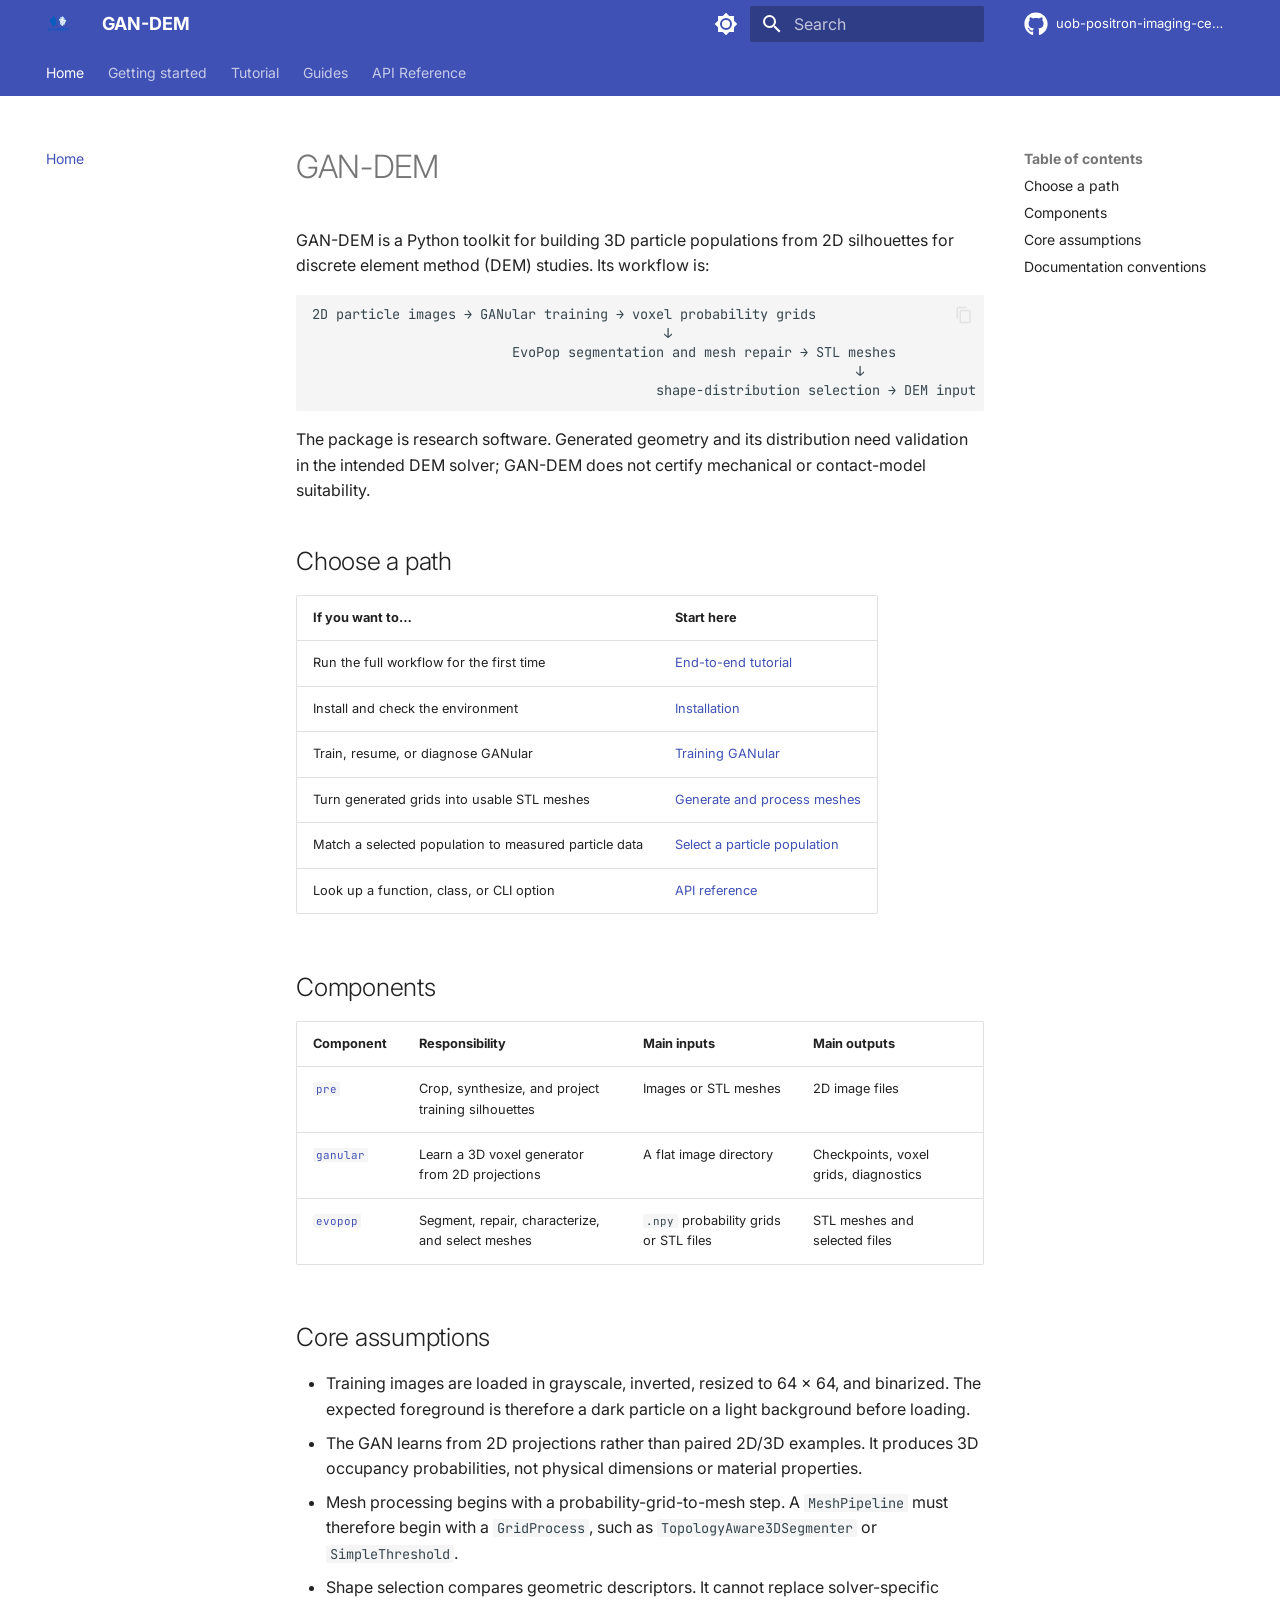
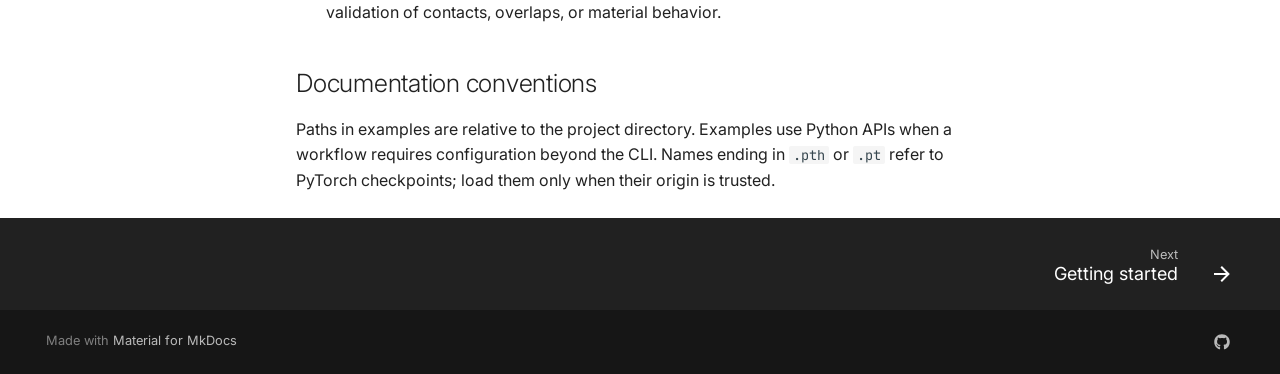
<file: index.html>
<!doctype html>
<html lang="en" class="no-js">
  <head>
    
      <meta charset="utf-8">
      <meta name="viewport" content="width=device-width,initial-scale=1">
      
        <meta name="description" content="AI-based workflow for reconstruction of 2D projections to 3D particles for DEM simulation.">
      
      
        <meta name="author" content="Abhirup Roy">
      
      
      
      
        <link rel="next" href="getting-started/">
      
      
        
      
      
      <link rel="icon" href="assets/logo.png">
      <meta name="generator" content="mkdocs-1.6.1, mkdocs-material-9.7.7">
    
    
      
        <title>GAN-DEM</title>
      
    
    
      <link rel="stylesheet" href="assets/stylesheets/main.ec1eaa64.min.css">
      
        
        <link rel="stylesheet" href="assets/stylesheets/palette.ab4e12ef.min.css">
      
      


    
    
      
    
    
      
        
        
        <link rel="preconnect" href="https://fonts.gstatic.com" crossorigin>
        <link rel="stylesheet" href="https://fonts.googleapis.com/css?family=Inter:300,300i,400,400i,700,700i%7CJetBrains+Mono:400,400i,700,700i&display=fallback">
        <style>:root{--md-text-font:"Inter";--md-code-font:"JetBrains Mono"}</style>
      
    
    
      <link rel="stylesheet" href="assets/_mkdocstrings.css">
    
      <link rel="stylesheet" href="stylesheets/extra.css">
    
    <script>__md_scope=new URL(".",location),__md_hash=e=>[...e].reduce(((e,_)=>(e<<5)-e+_.charCodeAt(0)),0),__md_get=(e,_=localStorage,t=__md_scope)=>JSON.parse(_.getItem(t.pathname+"."+e)),__md_set=(e,_,t=localStorage,a=__md_scope)=>{try{t.setItem(a.pathname+"."+e,JSON.stringify(_))}catch(e){}}</script>
    
      

    
    
  </head>
  
  
    
    
      
    
    
    
    
    <body dir="ltr" data-md-color-scheme="default" data-md-color-primary="indigo" data-md-color-accent="amber">
  
    
    <input class="md-toggle" data-md-toggle="drawer" type="checkbox" id="__drawer" autocomplete="off">
    <input class="md-toggle" data-md-toggle="search" type="checkbox" id="__search" autocomplete="off">
    <label class="md-overlay" for="__drawer"></label>
    <div data-md-component="skip">
      
        
        <a href="#gan-dem" class="md-skip">
          Skip to content
        </a>
      
    </div>
    <div data-md-component="announce">
      
    </div>
    
    
      

<header class="md-header" data-md-component="header">
  <nav class="md-header__inner md-grid" aria-label="Header">
    <a href="." title="GAN-DEM" class="md-header__button md-logo" aria-label="GAN-DEM" data-md-component="logo">
      
  <img src="assets/logo.png" alt="logo">

    </a>
    <label class="md-header__button md-icon" for="__drawer">
      
      <svg xmlns="http://www.w3.org/2000/svg" viewBox="0 0 24 24"><path d="M3 6h18v2H3zm0 5h18v2H3zm0 5h18v2H3z"/></svg>
    </label>
    <div class="md-header__title" data-md-component="header-title">
      <div class="md-header__ellipsis">
        <div class="md-header__topic">
          <span class="md-ellipsis">
            GAN-DEM
          </span>
        </div>
        <div class="md-header__topic" data-md-component="header-topic">
          <span class="md-ellipsis">
            
              Home
            
          </span>
        </div>
      </div>
    </div>
    
      
        <form class="md-header__option" data-md-component="palette">
  
    
    
    
    <input class="md-option" data-md-color-media="(prefers-color-scheme: light)" data-md-color-scheme="default" data-md-color-primary="indigo" data-md-color-accent="amber"  aria-label="Switch to dark mode"  type="radio" name="__palette" id="__palette_0">
    
      <label class="md-header__button md-icon" title="Switch to dark mode" for="__palette_1" hidden>
        <svg xmlns="http://www.w3.org/2000/svg" viewBox="0 0 24 24"><path d="M12 8a4 4 0 0 0-4 4 4 4 0 0 0 4 4 4 4 0 0 0 4-4 4 4 0 0 0-4-4m0 10a6 6 0 0 1-6-6 6 6 0 0 1 6-6 6 6 0 0 1 6 6 6 6 0 0 1-6 6m8-9.31V4h-4.69L12 .69 8.69 4H4v4.69L.69 12 4 15.31V20h4.69L12 23.31 15.31 20H20v-4.69L23.31 12z"/></svg>
      </label>
    
  
    
    
    
    <input class="md-option" data-md-color-media="(prefers-color-scheme: dark)" data-md-color-scheme="slate" data-md-color-primary="indigo" data-md-color-accent="amber"  aria-label="Switch to light mode"  type="radio" name="__palette" id="__palette_1">
    
      <label class="md-header__button md-icon" title="Switch to light mode" for="__palette_0" hidden>
        <svg xmlns="http://www.w3.org/2000/svg" viewBox="0 0 24 24"><path d="M12 18c-.89 0-1.74-.2-2.5-.55C11.56 16.5 13 14.42 13 12s-1.44-4.5-3.5-5.45C10.26 6.2 11.11 6 12 6a6 6 0 0 1 6 6 6 6 0 0 1-6 6m8-9.31V4h-4.69L12 .69 8.69 4H4v4.69L.69 12 4 15.31V20h4.69L12 23.31 15.31 20H20v-4.69L23.31 12z"/></svg>
      </label>
    
  
</form>
      
    
    
      <script>var palette=__md_get("__palette");if(palette&&palette.color){if("(prefers-color-scheme)"===palette.color.media){var media=matchMedia("(prefers-color-scheme: light)"),input=document.querySelector(media.matches?"[data-md-color-media='(prefers-color-scheme: light)']":"[data-md-color-media='(prefers-color-scheme: dark)']");palette.color.media=input.getAttribute("data-md-color-media"),palette.color.scheme=input.getAttribute("data-md-color-scheme"),palette.color.primary=input.getAttribute("data-md-color-primary"),palette.color.accent=input.getAttribute("data-md-color-accent")}for(var[key,value]of Object.entries(palette.color))document.body.setAttribute("data-md-color-"+key,value)}</script>
    
    
    
      
      
        <label class="md-header__button md-icon" for="__search">
          
          <svg xmlns="http://www.w3.org/2000/svg" viewBox="0 0 24 24"><path d="M9.5 3A6.5 6.5 0 0 1 16 9.5c0 1.61-.59 3.09-1.56 4.23l.27.27h.79l5 5-1.5 1.5-5-5v-.79l-.27-.27A6.52 6.52 0 0 1 9.5 16 6.5 6.5 0 0 1 3 9.5 6.5 6.5 0 0 1 9.5 3m0 2C7 5 5 7 5 9.5S7 14 9.5 14 14 12 14 9.5 12 5 9.5 5"/></svg>
        </label>
        <div class="md-search" data-md-component="search" role="dialog">
  <label class="md-search__overlay" for="__search"></label>
  <div class="md-search__inner" role="search">
    <form class="md-search__form" name="search">
      <input type="text" class="md-search__input" name="query" aria-label="Search" placeholder="Search" autocapitalize="off" autocorrect="off" autocomplete="off" spellcheck="false" data-md-component="search-query" required>
      <label class="md-search__icon md-icon" for="__search">
        
        <svg xmlns="http://www.w3.org/2000/svg" viewBox="0 0 24 24"><path d="M9.5 3A6.5 6.5 0 0 1 16 9.5c0 1.61-.59 3.09-1.56 4.23l.27.27h.79l5 5-1.5 1.5-5-5v-.79l-.27-.27A6.52 6.52 0 0 1 9.5 16 6.5 6.5 0 0 1 3 9.5 6.5 6.5 0 0 1 9.5 3m0 2C7 5 5 7 5 9.5S7 14 9.5 14 14 12 14 9.5 12 5 9.5 5"/></svg>
        
        <svg xmlns="http://www.w3.org/2000/svg" viewBox="0 0 24 24"><path d="M20 11v2H8l5.5 5.5-1.42 1.42L4.16 12l7.92-7.92L13.5 5.5 8 11z"/></svg>
      </label>
      <nav class="md-search__options" aria-label="Search">
        
        <button type="reset" class="md-search__icon md-icon" title="Clear" aria-label="Clear" tabindex="-1">
          
          <svg xmlns="http://www.w3.org/2000/svg" viewBox="0 0 24 24"><path d="M19 6.41 17.59 5 12 10.59 6.41 5 5 6.41 10.59 12 5 17.59 6.41 19 12 13.41 17.59 19 19 17.59 13.41 12z"/></svg>
        </button>
      </nav>
      
        <div class="md-search__suggest" data-md-component="search-suggest"></div>
      
    </form>
    <div class="md-search__output">
      <div class="md-search__scrollwrap" tabindex="0" data-md-scrollfix>
        <div class="md-search-result" data-md-component="search-result">
          <div class="md-search-result__meta">
            Initializing search
          </div>
          <ol class="md-search-result__list" role="presentation"></ol>
        </div>
      </div>
    </div>
  </div>
</div>
      
    
    
      <div class="md-header__source">
        <a href="https://github.com/uob-positron-imaging-centre/GANDEM" title="Go to repository" class="md-source" data-md-component="source">
  <div class="md-source__icon md-icon">
    
    <svg xmlns="http://www.w3.org/2000/svg" viewBox="0 0 512 512"><!--! Font Awesome Free 7.1.0 by @fontawesome - https://fontawesome.com License - https://fontawesome.com/license/free (Icons: CC BY 4.0, Fonts: SIL OFL 1.1, Code: MIT License) Copyright 2025 Fonticons, Inc.--><path d="M173.9 397.4c0 2-2.3 3.6-5.2 3.6-3.3.3-5.6-1.3-5.6-3.6 0-2 2.3-3.6 5.2-3.6 3-.3 5.6 1.3 5.6 3.6m-31.1-4.5c-.7 2 1.3 4.3 4.3 4.9 2.6 1 5.6 0 6.2-2s-1.3-4.3-4.3-5.2c-2.6-.7-5.5.3-6.2 2.3m44.2-1.7c-2.9.7-4.9 2.6-4.6 4.9.3 2 2.9 3.3 5.9 2.6 2.9-.7 4.9-2.6 4.6-4.6-.3-1.9-3-3.2-5.9-2.9M252.8 8C114.1 8 8 113.3 8 252c0 110.9 69.8 205.8 169.5 239.2 12.8 2.3 17.3-5.6 17.3-12.1 0-6.2-.3-40.4-.3-61.4 0 0-70 15-84.7-29.8 0 0-11.4-29.1-27.8-36.6 0 0-22.9-15.7 1.6-15.4 0 0 24.9 2 38.6 25.8 21.9 38.6 58.6 27.5 72.9 20.9 2.3-16 8.8-27.1 16-33.7-55.9-6.2-112.3-14.3-112.3-110.5 0-27.5 7.6-41.3 23.6-58.9-2.6-6.5-11.1-33.3 2.6-67.9 20.9-6.5 69 27 69 27 20-5.6 41.5-8.5 62.8-8.5s42.8 2.9 62.8 8.5c0 0 48.1-33.6 69-27 13.7 34.7 5.2 61.4 2.6 67.9 16 17.7 25.8 31.5 25.8 58.9 0 96.5-58.9 104.2-114.8 110.5 9.2 7.9 17 22.9 17 46.4 0 33.7-.3 75.4-.3 83.6 0 6.5 4.6 14.4 17.3 12.1C436.2 457.8 504 362.9 504 252 504 113.3 391.5 8 252.8 8M105.2 352.9c-1.3 1-1 3.3.7 5.2 1.6 1.6 3.9 2.3 5.2 1 1.3-1 1-3.3-.7-5.2-1.6-1.6-3.9-2.3-5.2-1m-10.8-8.1c-.7 1.3.3 2.9 2.3 3.9 1.6 1 3.6.7 4.3-.7.7-1.3-.3-2.9-2.3-3.9-2-.6-3.6-.3-4.3.7m32.4 35.6c-1.6 1.3-1 4.3 1.3 6.2 2.3 2.3 5.2 2.6 6.5 1 1.3-1.3.7-4.3-1.3-6.2-2.2-2.3-5.2-2.6-6.5-1m-11.4-14.7c-1.6 1-1.6 3.6 0 5.9s4.3 3.3 5.6 2.3c1.6-1.3 1.6-3.9 0-6.2-1.4-2.3-4-3.3-5.6-2"/></svg>
  </div>
  <div class="md-source__repository">
    uob-positron-imaging-centre/GANDEM
  </div>
</a>
      </div>
    
  </nav>
  
</header>
    
    <div class="md-container" data-md-component="container">
      
      
        
          
            
<nav class="md-tabs" aria-label="Tabs" data-md-component="tabs">
  <div class="md-grid">
    <ul class="md-tabs__list">
      
        
  
  
  
    
  
  
    <li class="md-tabs__item md-tabs__item--active">
      <a href="." class="md-tabs__link">
        
  
  
    
  
  Home

      </a>
    </li>
  

      
        
  
  
  
  
    <li class="md-tabs__item">
      <a href="getting-started/" class="md-tabs__link">
        
  
  
    
  
  Getting started

      </a>
    </li>
  

      
        
  
  
  
  
    
    
      <li class="md-tabs__item">
        <a href="tutorials/end-to-end/" class="md-tabs__link">
          
  
  
  Tutorial

        </a>
      </li>
    
  

      
        
  
  
  
  
    
    
      <li class="md-tabs__item">
        <a href="guides/training/" class="md-tabs__link">
          
  
  
  Guides

        </a>
      </li>
    
  

      
        
  
  
  
  
    
    
      <li class="md-tabs__item">
        <a href="reference/cli/" class="md-tabs__link">
          
  
  
  API Reference

        </a>
      </li>
    
  

      
    </ul>
  </div>
</nav>
          
        
      
      <main class="md-main" data-md-component="main">
        <div class="md-main__inner md-grid">
          
            
              
              <div class="md-sidebar md-sidebar--primary" data-md-component="sidebar" data-md-type="navigation" >
                <div class="md-sidebar__scrollwrap">
                  <div class="md-sidebar__inner">
                    


  


<nav class="md-nav md-nav--primary md-nav--lifted" aria-label="Navigation" data-md-level="0">
  <label class="md-nav__title" for="__drawer">
    <a href="." title="GAN-DEM" class="md-nav__button md-logo" aria-label="GAN-DEM" data-md-component="logo">
      
  <img src="assets/logo.png" alt="logo">

    </a>
    GAN-DEM
  </label>
  
    <div class="md-nav__source">
      <a href="https://github.com/uob-positron-imaging-centre/GANDEM" title="Go to repository" class="md-source" data-md-component="source">
  <div class="md-source__icon md-icon">
    
    <svg xmlns="http://www.w3.org/2000/svg" viewBox="0 0 512 512"><!--! Font Awesome Free 7.1.0 by @fontawesome - https://fontawesome.com License - https://fontawesome.com/license/free (Icons: CC BY 4.0, Fonts: SIL OFL 1.1, Code: MIT License) Copyright 2025 Fonticons, Inc.--><path d="M173.9 397.4c0 2-2.3 3.6-5.2 3.6-3.3.3-5.6-1.3-5.6-3.6 0-2 2.3-3.6 5.2-3.6 3-.3 5.6 1.3 5.6 3.6m-31.1-4.5c-.7 2 1.3 4.3 4.3 4.9 2.6 1 5.6 0 6.2-2s-1.3-4.3-4.3-5.2c-2.6-.7-5.5.3-6.2 2.3m44.2-1.7c-2.9.7-4.9 2.6-4.6 4.9.3 2 2.9 3.3 5.9 2.6 2.9-.7 4.9-2.6 4.6-4.6-.3-1.9-3-3.2-5.9-2.9M252.8 8C114.1 8 8 113.3 8 252c0 110.9 69.8 205.8 169.5 239.2 12.8 2.3 17.3-5.6 17.3-12.1 0-6.2-.3-40.4-.3-61.4 0 0-70 15-84.7-29.8 0 0-11.4-29.1-27.8-36.6 0 0-22.9-15.7 1.6-15.4 0 0 24.9 2 38.6 25.8 21.9 38.6 58.6 27.5 72.9 20.9 2.3-16 8.8-27.1 16-33.7-55.9-6.2-112.3-14.3-112.3-110.5 0-27.5 7.6-41.3 23.6-58.9-2.6-6.5-11.1-33.3 2.6-67.9 20.9-6.5 69 27 69 27 20-5.6 41.5-8.5 62.8-8.5s42.8 2.9 62.8 8.5c0 0 48.1-33.6 69-27 13.7 34.7 5.2 61.4 2.6 67.9 16 17.7 25.8 31.5 25.8 58.9 0 96.5-58.9 104.2-114.8 110.5 9.2 7.9 17 22.9 17 46.4 0 33.7-.3 75.4-.3 83.6 0 6.5 4.6 14.4 17.3 12.1C436.2 457.8 504 362.9 504 252 504 113.3 391.5 8 252.8 8M105.2 352.9c-1.3 1-1 3.3.7 5.2 1.6 1.6 3.9 2.3 5.2 1 1.3-1 1-3.3-.7-5.2-1.6-1.6-3.9-2.3-5.2-1m-10.8-8.1c-.7 1.3.3 2.9 2.3 3.9 1.6 1 3.6.7 4.3-.7.7-1.3-.3-2.9-2.3-3.9-2-.6-3.6-.3-4.3.7m32.4 35.6c-1.6 1.3-1 4.3 1.3 6.2 2.3 2.3 5.2 2.6 6.5 1 1.3-1.3.7-4.3-1.3-6.2-2.2-2.3-5.2-2.6-6.5-1m-11.4-14.7c-1.6 1-1.6 3.6 0 5.9s4.3 3.3 5.6 2.3c1.6-1.3 1.6-3.9 0-6.2-1.4-2.3-4-3.3-5.6-2"/></svg>
  </div>
  <div class="md-source__repository">
    uob-positron-imaging-centre/GANDEM
  </div>
</a>
    </div>
  
  <ul class="md-nav__list" data-md-scrollfix>
    
      
      
  
  
    
  
  
  
    <li class="md-nav__item md-nav__item--active">
      
      <input class="md-nav__toggle md-toggle" type="checkbox" id="__toc">
      
      
        
      
      
        <label class="md-nav__link md-nav__link--active" for="__toc">
          
  
  
  <span class="md-ellipsis">
    
  
    Home
  

    
  </span>
  
  

          <span class="md-nav__icon md-icon"></span>
        </label>
      
      <a href="." class="md-nav__link md-nav__link--active">
        
  
  
  <span class="md-ellipsis">
    
  
    Home
  

    
  </span>
  
  

      </a>
      
        

<nav class="md-nav md-nav--secondary" aria-label="Table of contents">
  
  
  
    
  
  
    <label class="md-nav__title" for="__toc">
      <span class="md-nav__icon md-icon"></span>
      Table of contents
    </label>
    <ul class="md-nav__list" data-md-component="toc" data-md-scrollfix>
      
        <li class="md-nav__item">
  <a href="#choose-a-path" class="md-nav__link">
    <span class="md-ellipsis">
      
        Choose a path
      
    </span>
  </a>
  
</li>
      
        <li class="md-nav__item">
  <a href="#components" class="md-nav__link">
    <span class="md-ellipsis">
      
        Components
      
    </span>
  </a>
  
</li>
      
        <li class="md-nav__item">
  <a href="#core-assumptions" class="md-nav__link">
    <span class="md-ellipsis">
      
        Core assumptions
      
    </span>
  </a>
  
</li>
      
        <li class="md-nav__item">
  <a href="#documentation-conventions" class="md-nav__link">
    <span class="md-ellipsis">
      
        Documentation conventions
      
    </span>
  </a>
  
</li>
      
    </ul>
  
</nav>
      
    </li>
  

    
      
      
  
  
  
  
    <li class="md-nav__item">
      <a href="getting-started/" class="md-nav__link">
        
  
  
  <span class="md-ellipsis">
    
  
    Getting started
  

    
  </span>
  
  

      </a>
    </li>
  

    
      
      
  
  
  
  
    
    
    
    
      
      
        
      
    
    
    <li class="md-nav__item md-nav__item--nested">
      
        
        
          
        
        <input class="md-nav__toggle md-toggle md-toggle--indeterminate" type="checkbox" id="__nav_3" >
        
          
          <label class="md-nav__link" for="__nav_3" id="__nav_3_label" tabindex="0">
            
  
  
  <span class="md-ellipsis">
    
  
    Tutorial
  

    
  </span>
  
  

            <span class="md-nav__icon md-icon"></span>
          </label>
        
        <nav class="md-nav" data-md-level="1" aria-labelledby="__nav_3_label" aria-expanded="false">
          <label class="md-nav__title" for="__nav_3">
            <span class="md-nav__icon md-icon"></span>
            
  
    Tutorial
  

          </label>
          <ul class="md-nav__list" data-md-scrollfix>
            
              
                
  
  
  
  
    <li class="md-nav__item">
      <a href="tutorials/end-to-end/" class="md-nav__link">
        
  
  
  <span class="md-ellipsis">
    
  
    End-to-end workflow
  

    
  </span>
  
  

      </a>
    </li>
  

              
            
          </ul>
        </nav>
      
    </li>
  

    
      
      
  
  
  
  
    
    
    
    
      
      
        
      
    
    
    <li class="md-nav__item md-nav__item--nested">
      
        
        
          
        
        <input class="md-nav__toggle md-toggle md-toggle--indeterminate" type="checkbox" id="__nav_4" >
        
          
          <label class="md-nav__link" for="__nav_4" id="__nav_4_label" tabindex="0">
            
  
  
  <span class="md-ellipsis">
    
  
    Guides
  

    
  </span>
  
  

            <span class="md-nav__icon md-icon"></span>
          </label>
        
        <nav class="md-nav" data-md-level="1" aria-labelledby="__nav_4_label" aria-expanded="false">
          <label class="md-nav__title" for="__nav_4">
            <span class="md-nav__icon md-icon"></span>
            
  
    Guides
  

          </label>
          <ul class="md-nav__list" data-md-scrollfix>
            
              
                
  
  
  
  
    <li class="md-nav__item">
      <a href="guides/training/" class="md-nav__link">
        
  
  
  <span class="md-ellipsis">
    
  
    Train GANular
  

    
  </span>
  
  

      </a>
    </li>
  

              
            
              
                
  
  
  
  
    <li class="md-nav__item">
      <a href="guides/generate-and-process/" class="md-nav__link">
        
  
  
  <span class="md-ellipsis">
    
  
    Generate and process meshes
  

    
  </span>
  
  

      </a>
    </li>
  

              
            
              
                
  
  
  
  
    <li class="md-nav__item">
      <a href="guides/select-population/" class="md-nav__link">
        
  
  
  <span class="md-ellipsis">
    
  
    Select a particle population
  

    
  </span>
  
  

      </a>
    </li>
  

              
            
          </ul>
        </nav>
      
    </li>
  

    
      
      
  
  
  
  
    
    
    
    
      
      
        
      
    
    
    <li class="md-nav__item md-nav__item--nested">
      
        
        
          
        
        <input class="md-nav__toggle md-toggle md-toggle--indeterminate" type="checkbox" id="__nav_5" >
        
          
          <label class="md-nav__link" for="__nav_5" id="__nav_5_label" tabindex="0">
            
  
  
  <span class="md-ellipsis">
    
  
    API Reference
  

    
  </span>
  
  

            <span class="md-nav__icon md-icon"></span>
          </label>
        
        <nav class="md-nav" data-md-level="1" aria-labelledby="__nav_5_label" aria-expanded="false">
          <label class="md-nav__title" for="__nav_5">
            <span class="md-nav__icon md-icon"></span>
            
  
    API Reference
  

          </label>
          <ul class="md-nav__list" data-md-scrollfix>
            
              
                
  
  
  
  
    <li class="md-nav__item">
      <a href="reference/cli/" class="md-nav__link">
        
  
  
  <span class="md-ellipsis">
    
  
    Command line
  

    
  </span>
  
  

      </a>
    </li>
  

              
            
              
                
  
  
  
  
    <li class="md-nav__item">
      <a href="reference/pre/" class="md-nav__link">
        
  
  
  <span class="md-ellipsis">
    
  
    Pre-processing
  

    
  </span>
  
  

      </a>
    </li>
  

              
            
              
                
  
  
  
  
    <li class="md-nav__item">
      <a href="reference/ganular/" class="md-nav__link">
        
  
  
  <span class="md-ellipsis">
    
  
    GANular
  

    
  </span>
  
  

      </a>
    </li>
  

              
            
              
                
  
  
  
  
    <li class="md-nav__item">
      <a href="reference/evopop/" class="md-nav__link">
        
  
  
  <span class="md-ellipsis">
    
  
    EvoPop
  

    
  </span>
  
  

      </a>
    </li>
  

              
            
              
                
  
  
  
  
    <li class="md-nav__item">
      <a href="reference/utilities/" class="md-nav__link">
        
  
  
  <span class="md-ellipsis">
    
  
    Supporting utilities
  

    
  </span>
  
  

      </a>
    </li>
  

              
            
          </ul>
        </nav>
      
    </li>
  

    
  </ul>
</nav>
                  </div>
                </div>
              </div>
            
            
              
              <div class="md-sidebar md-sidebar--secondary" data-md-component="sidebar" data-md-type="toc" >
                <div class="md-sidebar__scrollwrap">
                  <div class="md-sidebar__inner">
                    

<nav class="md-nav md-nav--secondary" aria-label="Table of contents">
  
  
  
    
  
  
    <label class="md-nav__title" for="__toc">
      <span class="md-nav__icon md-icon"></span>
      Table of contents
    </label>
    <ul class="md-nav__list" data-md-component="toc" data-md-scrollfix>
      
        <li class="md-nav__item">
  <a href="#choose-a-path" class="md-nav__link">
    <span class="md-ellipsis">
      
        Choose a path
      
    </span>
  </a>
  
</li>
      
        <li class="md-nav__item">
  <a href="#components" class="md-nav__link">
    <span class="md-ellipsis">
      
        Components
      
    </span>
  </a>
  
</li>
      
        <li class="md-nav__item">
  <a href="#core-assumptions" class="md-nav__link">
    <span class="md-ellipsis">
      
        Core assumptions
      
    </span>
  </a>
  
</li>
      
        <li class="md-nav__item">
  <a href="#documentation-conventions" class="md-nav__link">
    <span class="md-ellipsis">
      
        Documentation conventions
      
    </span>
  </a>
  
</li>
      
    </ul>
  
</nav>
                  </div>
                </div>
              </div>
            
          
          
            <div class="md-content" data-md-component="content">
              
              <article class="md-content__inner md-typeset">
                
                  


  
  


<h1 id="gan-dem">GAN-DEM<a class="headerlink" href="#gan-dem" title="Permanent link">&para;</a></h1>
<p>GAN-DEM is a Python toolkit for building 3D particle populations from 2D
silhouettes for discrete element method (DEM) studies. Its workflow is:</p>
<div class="language-text highlight"><pre><span></span><code><span id="__span-0-1"><a id="__codelineno-0-1" name="__codelineno-0-1" href="#__codelineno-0-1"></a>2D particle images → GANular training → voxel probability grids
</span><span id="__span-0-2"><a id="__codelineno-0-2" name="__codelineno-0-2" href="#__codelineno-0-2"></a>                                            ↓
</span><span id="__span-0-3"><a id="__codelineno-0-3" name="__codelineno-0-3" href="#__codelineno-0-3"></a>                         EvoPop segmentation and mesh repair → STL meshes
</span><span id="__span-0-4"><a id="__codelineno-0-4" name="__codelineno-0-4" href="#__codelineno-0-4"></a>                                                                    ↓
</span><span id="__span-0-5"><a id="__codelineno-0-5" name="__codelineno-0-5" href="#__codelineno-0-5"></a>                                           shape-distribution selection → DEM input set
</span></code></pre></div>
<p>The package is research software. Generated geometry and its distribution need
validation in the intended DEM solver; GAN-DEM does not certify mechanical or
contact-model suitability.</p>
<h2 id="choose-a-path">Choose a path<a class="headerlink" href="#choose-a-path" title="Permanent link">&para;</a></h2>
<table>
<thead>
<tr>
<th>If you want to…</th>
<th>Start here</th>
</tr>
</thead>
<tbody>
<tr>
<td>Run the full workflow for the first time</td>
<td><a href="tutorials/end-to-end/">End-to-end tutorial</a></td>
</tr>
<tr>
<td>Install and check the environment</td>
<td><a href="getting-started/">Installation</a></td>
</tr>
<tr>
<td>Train, resume, or diagnose GANular</td>
<td><a href="guides/training/">Training GANular</a></td>
</tr>
<tr>
<td>Turn generated grids into usable STL meshes</td>
<td><a href="guides/generate-and-process/">Generate and process meshes</a></td>
</tr>
<tr>
<td>Match a selected population to measured particle data</td>
<td><a href="guides/select-population/">Select a particle population</a></td>
</tr>
<tr>
<td>Look up a function, class, or CLI option</td>
<td><a href="reference/cli/">API reference</a></td>
</tr>
</tbody>
</table>
<h2 id="components">Components<a class="headerlink" href="#components" title="Permanent link">&para;</a></h2>
<table>
<thead>
<tr>
<th>Component</th>
<th>Responsibility</th>
<th>Main inputs</th>
<th>Main outputs</th>
</tr>
</thead>
<tbody>
<tr>
<td><a href="reference/pre/"><code>pre</code></a></td>
<td>Crop, synthesize, and project training silhouettes</td>
<td>Images or STL meshes</td>
<td>2D image files</td>
</tr>
<tr>
<td><a href="reference/ganular/"><code>ganular</code></a></td>
<td>Learn a 3D voxel generator from 2D projections</td>
<td>A flat image directory</td>
<td>Checkpoints, voxel grids, diagnostics</td>
</tr>
<tr>
<td><a href="reference/evopop/"><code>evopop</code></a></td>
<td>Segment, repair, characterize, and select meshes</td>
<td><code>.npy</code> probability grids or STL files</td>
<td>STL meshes and selected files</td>
</tr>
</tbody>
</table>
<h2 id="core-assumptions">Core assumptions<a class="headerlink" href="#core-assumptions" title="Permanent link">&para;</a></h2>
<ul>
<li>Training images are loaded in grayscale, inverted, resized to 64 × 64, and
  binarized. The expected foreground is therefore a dark particle on a light
  background before loading.</li>
<li>The GAN learns from 2D projections rather than paired 2D/3D examples. It
  produces 3D occupancy probabilities, not physical dimensions or material
  properties.</li>
<li>Mesh processing begins with a probability-grid-to-mesh step. A
  <code>MeshPipeline</code> must therefore begin with a <code>GridProcess</code>, such as
  <code>TopologyAware3DSegmenter</code> or <code>SimpleThreshold</code>.</li>
<li>Shape selection compares geometric descriptors. It cannot replace
  solver-specific validation of contacts, overlaps, or material behavior.</li>
</ul>
<h2 id="documentation-conventions">Documentation conventions<a class="headerlink" href="#documentation-conventions" title="Permanent link">&para;</a></h2>
<p>Paths in examples are relative to the project directory. Examples use Python
APIs when a workflow requires configuration beyond the CLI. Names ending in
<code>.pth</code> or <code>.pt</code> refer to PyTorch checkpoints; load them only when their origin
is trusted.</p>












                
              </article>
            </div>
          
          
<script>var target=document.getElementById(location.hash.slice(1));target&&target.name&&(target.checked=target.name.startsWith("__tabbed_"))</script>
        </div>
        
          <button type="button" class="md-top md-icon" data-md-component="top" hidden>
  
  <svg xmlns="http://www.w3.org/2000/svg" viewBox="0 0 24 24"><path d="M13 20h-2V8l-5.5 5.5-1.42-1.42L12 4.16l7.92 7.92-1.42 1.42L13 8z"/></svg>
  Back to top
</button>
        
      </main>
      
        <footer class="md-footer">
  
    
      
      <nav class="md-footer__inner md-grid" aria-label="Footer" >
        
        
          
          <a href="getting-started/" class="md-footer__link md-footer__link--next" aria-label="Next: Getting started">
            <div class="md-footer__title">
              <span class="md-footer__direction">
                Next
              </span>
              <div class="md-ellipsis">
                Getting started
              </div>
            </div>
            <div class="md-footer__button md-icon">
              
              <svg xmlns="http://www.w3.org/2000/svg" viewBox="0 0 24 24"><path d="M4 11v2h12l-5.5 5.5 1.42 1.42L19.84 12l-7.92-7.92L10.5 5.5 16 11z"/></svg>
            </div>
          </a>
        
      </nav>
    
  
  <div class="md-footer-meta md-typeset">
    <div class="md-footer-meta__inner md-grid">
      <div class="md-copyright">
  
  
    Made with
    <a href="https://squidfunk.github.io/mkdocs-material/" target="_blank" rel="noopener">
      Material for MkDocs
    </a>
  
</div>
      
        
<div class="md-social">
  
    
    
    
    
      
      
    
    <a href="https://github.com/uob-positron-imaging-centre/GANDEM" target="_blank" rel="noopener" title="github.com" class="md-social__link">
      <svg xmlns="http://www.w3.org/2000/svg" viewBox="0 0 512 512"><!--! Font Awesome Free 7.1.0 by @fontawesome - https://fontawesome.com License - https://fontawesome.com/license/free (Icons: CC BY 4.0, Fonts: SIL OFL 1.1, Code: MIT License) Copyright 2025 Fonticons, Inc.--><path d="M173.9 397.4c0 2-2.3 3.6-5.2 3.6-3.3.3-5.6-1.3-5.6-3.6 0-2 2.3-3.6 5.2-3.6 3-.3 5.6 1.3 5.6 3.6m-31.1-4.5c-.7 2 1.3 4.3 4.3 4.9 2.6 1 5.6 0 6.2-2s-1.3-4.3-4.3-5.2c-2.6-.7-5.5.3-6.2 2.3m44.2-1.7c-2.9.7-4.9 2.6-4.6 4.9.3 2 2.9 3.3 5.9 2.6 2.9-.7 4.9-2.6 4.6-4.6-.3-1.9-3-3.2-5.9-2.9M252.8 8C114.1 8 8 113.3 8 252c0 110.9 69.8 205.8 169.5 239.2 12.8 2.3 17.3-5.6 17.3-12.1 0-6.2-.3-40.4-.3-61.4 0 0-70 15-84.7-29.8 0 0-11.4-29.1-27.8-36.6 0 0-22.9-15.7 1.6-15.4 0 0 24.9 2 38.6 25.8 21.9 38.6 58.6 27.5 72.9 20.9 2.3-16 8.8-27.1 16-33.7-55.9-6.2-112.3-14.3-112.3-110.5 0-27.5 7.6-41.3 23.6-58.9-2.6-6.5-11.1-33.3 2.6-67.9 20.9-6.5 69 27 69 27 20-5.6 41.5-8.5 62.8-8.5s42.8 2.9 62.8 8.5c0 0 48.1-33.6 69-27 13.7 34.7 5.2 61.4 2.6 67.9 16 17.7 25.8 31.5 25.8 58.9 0 96.5-58.9 104.2-114.8 110.5 9.2 7.9 17 22.9 17 46.4 0 33.7-.3 75.4-.3 83.6 0 6.5 4.6 14.4 17.3 12.1C436.2 457.8 504 362.9 504 252 504 113.3 391.5 8 252.8 8M105.2 352.9c-1.3 1-1 3.3.7 5.2 1.6 1.6 3.9 2.3 5.2 1 1.3-1 1-3.3-.7-5.2-1.6-1.6-3.9-2.3-5.2-1m-10.8-8.1c-.7 1.3.3 2.9 2.3 3.9 1.6 1 3.6.7 4.3-.7.7-1.3-.3-2.9-2.3-3.9-2-.6-3.6-.3-4.3.7m32.4 35.6c-1.6 1.3-1 4.3 1.3 6.2 2.3 2.3 5.2 2.6 6.5 1 1.3-1.3.7-4.3-1.3-6.2-2.2-2.3-5.2-2.6-6.5-1m-11.4-14.7c-1.6 1-1.6 3.6 0 5.9s4.3 3.3 5.6 2.3c1.6-1.3 1.6-3.9 0-6.2-1.4-2.3-4-3.3-5.6-2"/></svg>
    </a>
  
</div>
      
    </div>
  </div>
</footer>
      
    </div>
    <div class="md-dialog" data-md-component="dialog">
      <div class="md-dialog__inner md-typeset"></div>
    </div>
    
    
    
      
      
      <script id="__config" type="application/json">{"annotate": null, "base": ".", "features": ["navigation.tabs", "navigation.sections", "navigation.expand", "navigation.top", "navigation.footer", "search.suggest", "search.highlight", "content.code.copy", "content.code.annotate", "toc.follow"], "search": "assets/javascripts/workers/search.2c215733.min.js", "tags": null, "translations": {"clipboard.copied": "Copied to clipboard", "clipboard.copy": "Copy to clipboard", "search.result.more.one": "1 more on this page", "search.result.more.other": "# more on this page", "search.result.none": "No matching documents", "search.result.one": "1 matching document", "search.result.other": "# matching documents", "search.result.placeholder": "Type to start searching", "search.result.term.missing": "Missing", "select.version": "Select version"}, "version": null}</script>
    
    
      <script src="assets/javascripts/bundle.d7400e89.min.js"></script>
      
    
  </body>
</html>
</file>
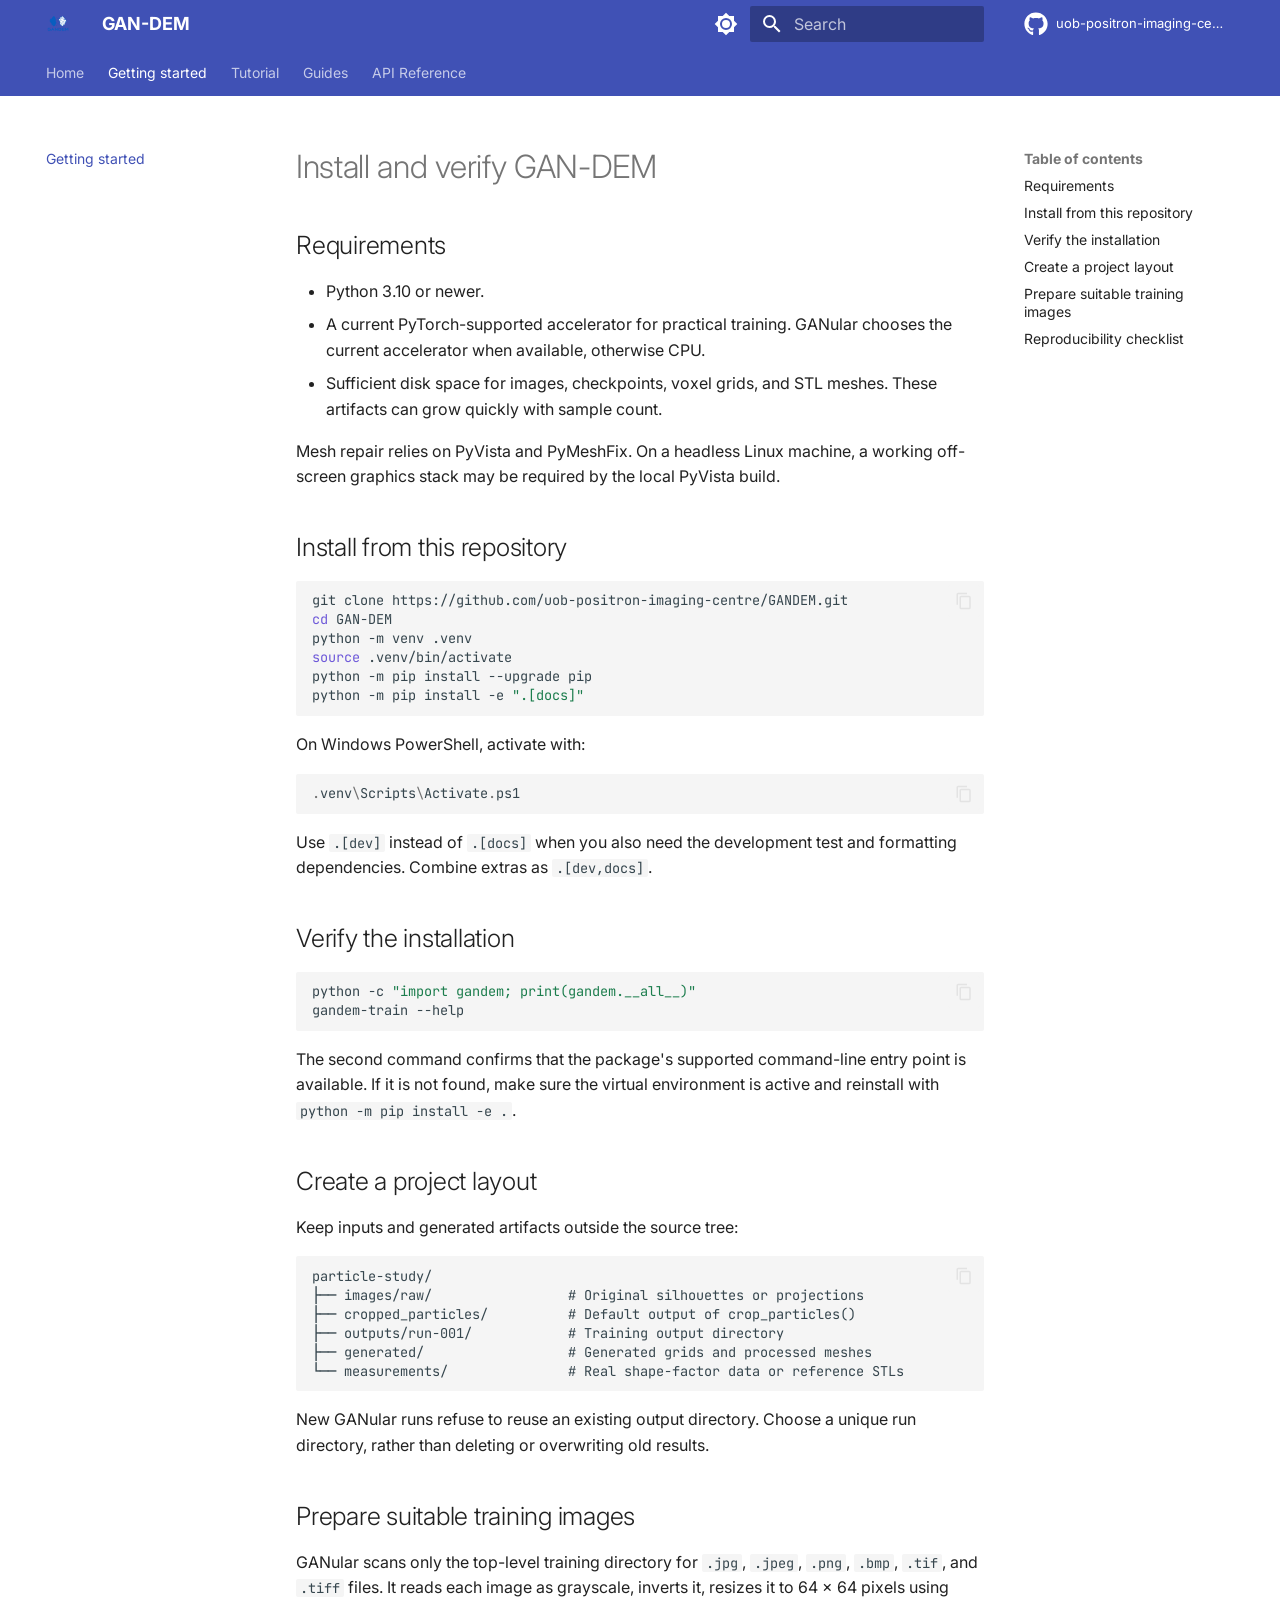
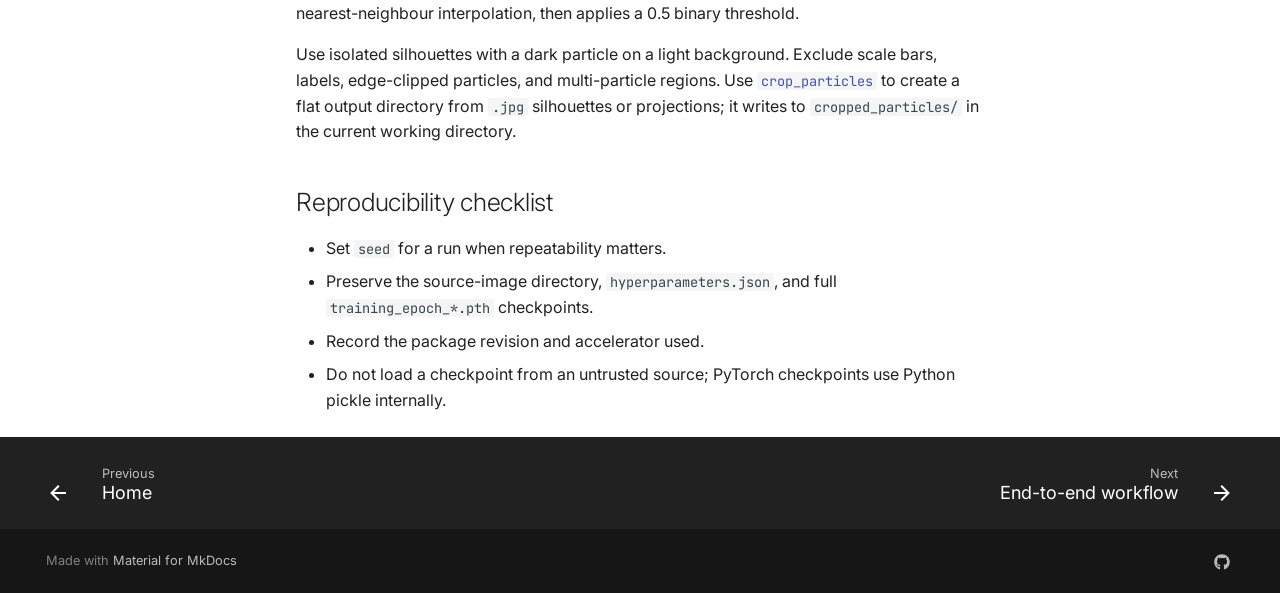
<file: getting-started/index.html>
<!doctype html>
<html lang="en" class="no-js">
  <head>
    
      <meta charset="utf-8">
      <meta name="viewport" content="width=device-width,initial-scale=1">
      
        <meta name="description" content="AI-based workflow for reconstruction of 2D projections to 3D particles for DEM simulation.">
      
      
        <meta name="author" content="Abhirup Roy">
      
      
      
        <link rel="prev" href="..">
      
      
        <link rel="next" href="../tutorials/end-to-end/">
      
      
        
      
      
      <link rel="icon" href="../assets/logo.png">
      <meta name="generator" content="mkdocs-1.6.1, mkdocs-material-9.7.7">
    
    
      
        <title>Getting started - GAN-DEM</title>
      
    
    
      <link rel="stylesheet" href="../assets/stylesheets/main.ec1eaa64.min.css">
      
        
        <link rel="stylesheet" href="../assets/stylesheets/palette.ab4e12ef.min.css">
      
      


    
    
      
    
    
      
        
        
        <link rel="preconnect" href="https://fonts.gstatic.com" crossorigin>
        <link rel="stylesheet" href="https://fonts.googleapis.com/css?family=Inter:300,300i,400,400i,700,700i%7CJetBrains+Mono:400,400i,700,700i&display=fallback">
        <style>:root{--md-text-font:"Inter";--md-code-font:"JetBrains Mono"}</style>
      
    
    
      <link rel="stylesheet" href="../assets/_mkdocstrings.css">
    
      <link rel="stylesheet" href="../stylesheets/extra.css">
    
    <script>__md_scope=new URL("..",location),__md_hash=e=>[...e].reduce(((e,_)=>(e<<5)-e+_.charCodeAt(0)),0),__md_get=(e,_=localStorage,t=__md_scope)=>JSON.parse(_.getItem(t.pathname+"."+e)),__md_set=(e,_,t=localStorage,a=__md_scope)=>{try{t.setItem(a.pathname+"."+e,JSON.stringify(_))}catch(e){}}</script>
    
      

    
    
  </head>
  
  
    
    
      
    
    
    
    
    <body dir="ltr" data-md-color-scheme="default" data-md-color-primary="indigo" data-md-color-accent="amber">
  
    
    <input class="md-toggle" data-md-toggle="drawer" type="checkbox" id="__drawer" autocomplete="off">
    <input class="md-toggle" data-md-toggle="search" type="checkbox" id="__search" autocomplete="off">
    <label class="md-overlay" for="__drawer"></label>
    <div data-md-component="skip">
      
        
        <a href="#install-and-verify-gan-dem" class="md-skip">
          Skip to content
        </a>
      
    </div>
    <div data-md-component="announce">
      
    </div>
    
    
      

<header class="md-header" data-md-component="header">
  <nav class="md-header__inner md-grid" aria-label="Header">
    <a href=".." title="GAN-DEM" class="md-header__button md-logo" aria-label="GAN-DEM" data-md-component="logo">
      
  <img src="../assets/logo.png" alt="logo">

    </a>
    <label class="md-header__button md-icon" for="__drawer">
      
      <svg xmlns="http://www.w3.org/2000/svg" viewBox="0 0 24 24"><path d="M3 6h18v2H3zm0 5h18v2H3zm0 5h18v2H3z"/></svg>
    </label>
    <div class="md-header__title" data-md-component="header-title">
      <div class="md-header__ellipsis">
        <div class="md-header__topic">
          <span class="md-ellipsis">
            GAN-DEM
          </span>
        </div>
        <div class="md-header__topic" data-md-component="header-topic">
          <span class="md-ellipsis">
            
              Getting started
            
          </span>
        </div>
      </div>
    </div>
    
      
        <form class="md-header__option" data-md-component="palette">
  
    
    
    
    <input class="md-option" data-md-color-media="(prefers-color-scheme: light)" data-md-color-scheme="default" data-md-color-primary="indigo" data-md-color-accent="amber"  aria-label="Switch to dark mode"  type="radio" name="__palette" id="__palette_0">
    
      <label class="md-header__button md-icon" title="Switch to dark mode" for="__palette_1" hidden>
        <svg xmlns="http://www.w3.org/2000/svg" viewBox="0 0 24 24"><path d="M12 8a4 4 0 0 0-4 4 4 4 0 0 0 4 4 4 4 0 0 0 4-4 4 4 0 0 0-4-4m0 10a6 6 0 0 1-6-6 6 6 0 0 1 6-6 6 6 0 0 1 6 6 6 6 0 0 1-6 6m8-9.31V4h-4.69L12 .69 8.69 4H4v4.69L.69 12 4 15.31V20h4.69L12 23.31 15.31 20H20v-4.69L23.31 12z"/></svg>
      </label>
    
  
    
    
    
    <input class="md-option" data-md-color-media="(prefers-color-scheme: dark)" data-md-color-scheme="slate" data-md-color-primary="indigo" data-md-color-accent="amber"  aria-label="Switch to light mode"  type="radio" name="__palette" id="__palette_1">
    
      <label class="md-header__button md-icon" title="Switch to light mode" for="__palette_0" hidden>
        <svg xmlns="http://www.w3.org/2000/svg" viewBox="0 0 24 24"><path d="M12 18c-.89 0-1.74-.2-2.5-.55C11.56 16.5 13 14.42 13 12s-1.44-4.5-3.5-5.45C10.26 6.2 11.11 6 12 6a6 6 0 0 1 6 6 6 6 0 0 1-6 6m8-9.31V4h-4.69L12 .69 8.69 4H4v4.69L.69 12 4 15.31V20h4.69L12 23.31 15.31 20H20v-4.69L23.31 12z"/></svg>
      </label>
    
  
</form>
      
    
    
      <script>var palette=__md_get("__palette");if(palette&&palette.color){if("(prefers-color-scheme)"===palette.color.media){var media=matchMedia("(prefers-color-scheme: light)"),input=document.querySelector(media.matches?"[data-md-color-media='(prefers-color-scheme: light)']":"[data-md-color-media='(prefers-color-scheme: dark)']");palette.color.media=input.getAttribute("data-md-color-media"),palette.color.scheme=input.getAttribute("data-md-color-scheme"),palette.color.primary=input.getAttribute("data-md-color-primary"),palette.color.accent=input.getAttribute("data-md-color-accent")}for(var[key,value]of Object.entries(palette.color))document.body.setAttribute("data-md-color-"+key,value)}</script>
    
    
    
      
      
        <label class="md-header__button md-icon" for="__search">
          
          <svg xmlns="http://www.w3.org/2000/svg" viewBox="0 0 24 24"><path d="M9.5 3A6.5 6.5 0 0 1 16 9.5c0 1.61-.59 3.09-1.56 4.23l.27.27h.79l5 5-1.5 1.5-5-5v-.79l-.27-.27A6.52 6.52 0 0 1 9.5 16 6.5 6.5 0 0 1 3 9.5 6.5 6.5 0 0 1 9.5 3m0 2C7 5 5 7 5 9.5S7 14 9.5 14 14 12 14 9.5 12 5 9.5 5"/></svg>
        </label>
        <div class="md-search" data-md-component="search" role="dialog">
  <label class="md-search__overlay" for="__search"></label>
  <div class="md-search__inner" role="search">
    <form class="md-search__form" name="search">
      <input type="text" class="md-search__input" name="query" aria-label="Search" placeholder="Search" autocapitalize="off" autocorrect="off" autocomplete="off" spellcheck="false" data-md-component="search-query" required>
      <label class="md-search__icon md-icon" for="__search">
        
        <svg xmlns="http://www.w3.org/2000/svg" viewBox="0 0 24 24"><path d="M9.5 3A6.5 6.5 0 0 1 16 9.5c0 1.61-.59 3.09-1.56 4.23l.27.27h.79l5 5-1.5 1.5-5-5v-.79l-.27-.27A6.52 6.52 0 0 1 9.5 16 6.5 6.5 0 0 1 3 9.5 6.5 6.5 0 0 1 9.5 3m0 2C7 5 5 7 5 9.5S7 14 9.5 14 14 12 14 9.5 12 5 9.5 5"/></svg>
        
        <svg xmlns="http://www.w3.org/2000/svg" viewBox="0 0 24 24"><path d="M20 11v2H8l5.5 5.5-1.42 1.42L4.16 12l7.92-7.92L13.5 5.5 8 11z"/></svg>
      </label>
      <nav class="md-search__options" aria-label="Search">
        
        <button type="reset" class="md-search__icon md-icon" title="Clear" aria-label="Clear" tabindex="-1">
          
          <svg xmlns="http://www.w3.org/2000/svg" viewBox="0 0 24 24"><path d="M19 6.41 17.59 5 12 10.59 6.41 5 5 6.41 10.59 12 5 17.59 6.41 19 12 13.41 17.59 19 19 17.59 13.41 12z"/></svg>
        </button>
      </nav>
      
        <div class="md-search__suggest" data-md-component="search-suggest"></div>
      
    </form>
    <div class="md-search__output">
      <div class="md-search__scrollwrap" tabindex="0" data-md-scrollfix>
        <div class="md-search-result" data-md-component="search-result">
          <div class="md-search-result__meta">
            Initializing search
          </div>
          <ol class="md-search-result__list" role="presentation"></ol>
        </div>
      </div>
    </div>
  </div>
</div>
      
    
    
      <div class="md-header__source">
        <a href="https://github.com/uob-positron-imaging-centre/GANDEM" title="Go to repository" class="md-source" data-md-component="source">
  <div class="md-source__icon md-icon">
    
    <svg xmlns="http://www.w3.org/2000/svg" viewBox="0 0 512 512"><!--! Font Awesome Free 7.1.0 by @fontawesome - https://fontawesome.com License - https://fontawesome.com/license/free (Icons: CC BY 4.0, Fonts: SIL OFL 1.1, Code: MIT License) Copyright 2025 Fonticons, Inc.--><path d="M173.9 397.4c0 2-2.3 3.6-5.2 3.6-3.3.3-5.6-1.3-5.6-3.6 0-2 2.3-3.6 5.2-3.6 3-.3 5.6 1.3 5.6 3.6m-31.1-4.5c-.7 2 1.3 4.3 4.3 4.9 2.6 1 5.6 0 6.2-2s-1.3-4.3-4.3-5.2c-2.6-.7-5.5.3-6.2 2.3m44.2-1.7c-2.9.7-4.9 2.6-4.6 4.9.3 2 2.9 3.3 5.9 2.6 2.9-.7 4.9-2.6 4.6-4.6-.3-1.9-3-3.2-5.9-2.9M252.8 8C114.1 8 8 113.3 8 252c0 110.9 69.8 205.8 169.5 239.2 12.8 2.3 17.3-5.6 17.3-12.1 0-6.2-.3-40.4-.3-61.4 0 0-70 15-84.7-29.8 0 0-11.4-29.1-27.8-36.6 0 0-22.9-15.7 1.6-15.4 0 0 24.9 2 38.6 25.8 21.9 38.6 58.6 27.5 72.9 20.9 2.3-16 8.8-27.1 16-33.7-55.9-6.2-112.3-14.3-112.3-110.5 0-27.5 7.6-41.3 23.6-58.9-2.6-6.5-11.1-33.3 2.6-67.9 20.9-6.5 69 27 69 27 20-5.6 41.5-8.5 62.8-8.5s42.8 2.9 62.8 8.5c0 0 48.1-33.6 69-27 13.7 34.7 5.2 61.4 2.6 67.9 16 17.7 25.8 31.5 25.8 58.9 0 96.5-58.9 104.2-114.8 110.5 9.2 7.9 17 22.9 17 46.4 0 33.7-.3 75.4-.3 83.6 0 6.5 4.6 14.4 17.3 12.1C436.2 457.8 504 362.9 504 252 504 113.3 391.5 8 252.8 8M105.2 352.9c-1.3 1-1 3.3.7 5.2 1.6 1.6 3.9 2.3 5.2 1 1.3-1 1-3.3-.7-5.2-1.6-1.6-3.9-2.3-5.2-1m-10.8-8.1c-.7 1.3.3 2.9 2.3 3.9 1.6 1 3.6.7 4.3-.7.7-1.3-.3-2.9-2.3-3.9-2-.6-3.6-.3-4.3.7m32.4 35.6c-1.6 1.3-1 4.3 1.3 6.2 2.3 2.3 5.2 2.6 6.5 1 1.3-1.3.7-4.3-1.3-6.2-2.2-2.3-5.2-2.6-6.5-1m-11.4-14.7c-1.6 1-1.6 3.6 0 5.9s4.3 3.3 5.6 2.3c1.6-1.3 1.6-3.9 0-6.2-1.4-2.3-4-3.3-5.6-2"/></svg>
  </div>
  <div class="md-source__repository">
    uob-positron-imaging-centre/GANDEM
  </div>
</a>
      </div>
    
  </nav>
  
</header>
    
    <div class="md-container" data-md-component="container">
      
      
        
          
            
<nav class="md-tabs" aria-label="Tabs" data-md-component="tabs">
  <div class="md-grid">
    <ul class="md-tabs__list">
      
        
  
  
  
  
    <li class="md-tabs__item">
      <a href=".." class="md-tabs__link">
        
  
  
    
  
  Home

      </a>
    </li>
  

      
        
  
  
  
    
  
  
    <li class="md-tabs__item md-tabs__item--active">
      <a href="./" class="md-tabs__link">
        
  
  
    
  
  Getting started

      </a>
    </li>
  

      
        
  
  
  
  
    
    
      <li class="md-tabs__item">
        <a href="../tutorials/end-to-end/" class="md-tabs__link">
          
  
  
  Tutorial

        </a>
      </li>
    
  

      
        
  
  
  
  
    
    
      <li class="md-tabs__item">
        <a href="../guides/training/" class="md-tabs__link">
          
  
  
  Guides

        </a>
      </li>
    
  

      
        
  
  
  
  
    
    
      <li class="md-tabs__item">
        <a href="../reference/cli/" class="md-tabs__link">
          
  
  
  API Reference

        </a>
      </li>
    
  

      
    </ul>
  </div>
</nav>
          
        
      
      <main class="md-main" data-md-component="main">
        <div class="md-main__inner md-grid">
          
            
              
              <div class="md-sidebar md-sidebar--primary" data-md-component="sidebar" data-md-type="navigation" >
                <div class="md-sidebar__scrollwrap">
                  <div class="md-sidebar__inner">
                    


  


<nav class="md-nav md-nav--primary md-nav--lifted" aria-label="Navigation" data-md-level="0">
  <label class="md-nav__title" for="__drawer">
    <a href=".." title="GAN-DEM" class="md-nav__button md-logo" aria-label="GAN-DEM" data-md-component="logo">
      
  <img src="../assets/logo.png" alt="logo">

    </a>
    GAN-DEM
  </label>
  
    <div class="md-nav__source">
      <a href="https://github.com/uob-positron-imaging-centre/GANDEM" title="Go to repository" class="md-source" data-md-component="source">
  <div class="md-source__icon md-icon">
    
    <svg xmlns="http://www.w3.org/2000/svg" viewBox="0 0 512 512"><!--! Font Awesome Free 7.1.0 by @fontawesome - https://fontawesome.com License - https://fontawesome.com/license/free (Icons: CC BY 4.0, Fonts: SIL OFL 1.1, Code: MIT License) Copyright 2025 Fonticons, Inc.--><path d="M173.9 397.4c0 2-2.3 3.6-5.2 3.6-3.3.3-5.6-1.3-5.6-3.6 0-2 2.3-3.6 5.2-3.6 3-.3 5.6 1.3 5.6 3.6m-31.1-4.5c-.7 2 1.3 4.3 4.3 4.9 2.6 1 5.6 0 6.2-2s-1.3-4.3-4.3-5.2c-2.6-.7-5.5.3-6.2 2.3m44.2-1.7c-2.9.7-4.9 2.6-4.6 4.9.3 2 2.9 3.3 5.9 2.6 2.9-.7 4.9-2.6 4.6-4.6-.3-1.9-3-3.2-5.9-2.9M252.8 8C114.1 8 8 113.3 8 252c0 110.9 69.8 205.8 169.5 239.2 12.8 2.3 17.3-5.6 17.3-12.1 0-6.2-.3-40.4-.3-61.4 0 0-70 15-84.7-29.8 0 0-11.4-29.1-27.8-36.6 0 0-22.9-15.7 1.6-15.4 0 0 24.9 2 38.6 25.8 21.9 38.6 58.6 27.5 72.9 20.9 2.3-16 8.8-27.1 16-33.7-55.9-6.2-112.3-14.3-112.3-110.5 0-27.5 7.6-41.3 23.6-58.9-2.6-6.5-11.1-33.3 2.6-67.9 20.9-6.5 69 27 69 27 20-5.6 41.5-8.5 62.8-8.5s42.8 2.9 62.8 8.5c0 0 48.1-33.6 69-27 13.7 34.7 5.2 61.4 2.6 67.9 16 17.7 25.8 31.5 25.8 58.9 0 96.5-58.9 104.2-114.8 110.5 9.2 7.9 17 22.9 17 46.4 0 33.7-.3 75.4-.3 83.6 0 6.5 4.6 14.4 17.3 12.1C436.2 457.8 504 362.9 504 252 504 113.3 391.5 8 252.8 8M105.2 352.9c-1.3 1-1 3.3.7 5.2 1.6 1.6 3.9 2.3 5.2 1 1.3-1 1-3.3-.7-5.2-1.6-1.6-3.9-2.3-5.2-1m-10.8-8.1c-.7 1.3.3 2.9 2.3 3.9 1.6 1 3.6.7 4.3-.7.7-1.3-.3-2.9-2.3-3.9-2-.6-3.6-.3-4.3.7m32.4 35.6c-1.6 1.3-1 4.3 1.3 6.2 2.3 2.3 5.2 2.6 6.5 1 1.3-1.3.7-4.3-1.3-6.2-2.2-2.3-5.2-2.6-6.5-1m-11.4-14.7c-1.6 1-1.6 3.6 0 5.9s4.3 3.3 5.6 2.3c1.6-1.3 1.6-3.9 0-6.2-1.4-2.3-4-3.3-5.6-2"/></svg>
  </div>
  <div class="md-source__repository">
    uob-positron-imaging-centre/GANDEM
  </div>
</a>
    </div>
  
  <ul class="md-nav__list" data-md-scrollfix>
    
      
      
  
  
  
  
    <li class="md-nav__item">
      <a href=".." class="md-nav__link">
        
  
  
  <span class="md-ellipsis">
    
  
    Home
  

    
  </span>
  
  

      </a>
    </li>
  

    
      
      
  
  
    
  
  
  
    <li class="md-nav__item md-nav__item--active">
      
      <input class="md-nav__toggle md-toggle" type="checkbox" id="__toc">
      
      
        
      
      
        <label class="md-nav__link md-nav__link--active" for="__toc">
          
  
  
  <span class="md-ellipsis">
    
  
    Getting started
  

    
  </span>
  
  

          <span class="md-nav__icon md-icon"></span>
        </label>
      
      <a href="./" class="md-nav__link md-nav__link--active">
        
  
  
  <span class="md-ellipsis">
    
  
    Getting started
  

    
  </span>
  
  

      </a>
      
        

<nav class="md-nav md-nav--secondary" aria-label="Table of contents">
  
  
  
    
  
  
    <label class="md-nav__title" for="__toc">
      <span class="md-nav__icon md-icon"></span>
      Table of contents
    </label>
    <ul class="md-nav__list" data-md-component="toc" data-md-scrollfix>
      
        <li class="md-nav__item">
  <a href="#requirements" class="md-nav__link">
    <span class="md-ellipsis">
      
        Requirements
      
    </span>
  </a>
  
</li>
      
        <li class="md-nav__item">
  <a href="#install-from-this-repository" class="md-nav__link">
    <span class="md-ellipsis">
      
        Install from this repository
      
    </span>
  </a>
  
</li>
      
        <li class="md-nav__item">
  <a href="#verify-the-installation" class="md-nav__link">
    <span class="md-ellipsis">
      
        Verify the installation
      
    </span>
  </a>
  
</li>
      
        <li class="md-nav__item">
  <a href="#create-a-project-layout" class="md-nav__link">
    <span class="md-ellipsis">
      
        Create a project layout
      
    </span>
  </a>
  
</li>
      
        <li class="md-nav__item">
  <a href="#prepare-suitable-training-images" class="md-nav__link">
    <span class="md-ellipsis">
      
        Prepare suitable training images
      
    </span>
  </a>
  
</li>
      
        <li class="md-nav__item">
  <a href="#reproducibility-checklist" class="md-nav__link">
    <span class="md-ellipsis">
      
        Reproducibility checklist
      
    </span>
  </a>
  
</li>
      
    </ul>
  
</nav>
      
    </li>
  

    
      
      
  
  
  
  
    
    
    
    
      
      
        
      
    
    
    <li class="md-nav__item md-nav__item--nested">
      
        
        
          
        
        <input class="md-nav__toggle md-toggle md-toggle--indeterminate" type="checkbox" id="__nav_3" >
        
          
          <label class="md-nav__link" for="__nav_3" id="__nav_3_label" tabindex="0">
            
  
  
  <span class="md-ellipsis">
    
  
    Tutorial
  

    
  </span>
  
  

            <span class="md-nav__icon md-icon"></span>
          </label>
        
        <nav class="md-nav" data-md-level="1" aria-labelledby="__nav_3_label" aria-expanded="false">
          <label class="md-nav__title" for="__nav_3">
            <span class="md-nav__icon md-icon"></span>
            
  
    Tutorial
  

          </label>
          <ul class="md-nav__list" data-md-scrollfix>
            
              
                
  
  
  
  
    <li class="md-nav__item">
      <a href="../tutorials/end-to-end/" class="md-nav__link">
        
  
  
  <span class="md-ellipsis">
    
  
    End-to-end workflow
  

    
  </span>
  
  

      </a>
    </li>
  

              
            
          </ul>
        </nav>
      
    </li>
  

    
      
      
  
  
  
  
    
    
    
    
      
      
        
      
    
    
    <li class="md-nav__item md-nav__item--nested">
      
        
        
          
        
        <input class="md-nav__toggle md-toggle md-toggle--indeterminate" type="checkbox" id="__nav_4" >
        
          
          <label class="md-nav__link" for="__nav_4" id="__nav_4_label" tabindex="0">
            
  
  
  <span class="md-ellipsis">
    
  
    Guides
  

    
  </span>
  
  

            <span class="md-nav__icon md-icon"></span>
          </label>
        
        <nav class="md-nav" data-md-level="1" aria-labelledby="__nav_4_label" aria-expanded="false">
          <label class="md-nav__title" for="__nav_4">
            <span class="md-nav__icon md-icon"></span>
            
  
    Guides
  

          </label>
          <ul class="md-nav__list" data-md-scrollfix>
            
              
                
  
  
  
  
    <li class="md-nav__item">
      <a href="../guides/training/" class="md-nav__link">
        
  
  
  <span class="md-ellipsis">
    
  
    Train GANular
  

    
  </span>
  
  

      </a>
    </li>
  

              
            
              
                
  
  
  
  
    <li class="md-nav__item">
      <a href="../guides/generate-and-process/" class="md-nav__link">
        
  
  
  <span class="md-ellipsis">
    
  
    Generate and process meshes
  

    
  </span>
  
  

      </a>
    </li>
  

              
            
              
                
  
  
  
  
    <li class="md-nav__item">
      <a href="../guides/select-population/" class="md-nav__link">
        
  
  
  <span class="md-ellipsis">
    
  
    Select a particle population
  

    
  </span>
  
  

      </a>
    </li>
  

              
            
          </ul>
        </nav>
      
    </li>
  

    
      
      
  
  
  
  
    
    
    
    
      
      
        
      
    
    
    <li class="md-nav__item md-nav__item--nested">
      
        
        
          
        
        <input class="md-nav__toggle md-toggle md-toggle--indeterminate" type="checkbox" id="__nav_5" >
        
          
          <label class="md-nav__link" for="__nav_5" id="__nav_5_label" tabindex="0">
            
  
  
  <span class="md-ellipsis">
    
  
    API Reference
  

    
  </span>
  
  

            <span class="md-nav__icon md-icon"></span>
          </label>
        
        <nav class="md-nav" data-md-level="1" aria-labelledby="__nav_5_label" aria-expanded="false">
          <label class="md-nav__title" for="__nav_5">
            <span class="md-nav__icon md-icon"></span>
            
  
    API Reference
  

          </label>
          <ul class="md-nav__list" data-md-scrollfix>
            
              
                
  
  
  
  
    <li class="md-nav__item">
      <a href="../reference/cli/" class="md-nav__link">
        
  
  
  <span class="md-ellipsis">
    
  
    Command line
  

    
  </span>
  
  

      </a>
    </li>
  

              
            
              
                
  
  
  
  
    <li class="md-nav__item">
      <a href="../reference/pre/" class="md-nav__link">
        
  
  
  <span class="md-ellipsis">
    
  
    Pre-processing
  

    
  </span>
  
  

      </a>
    </li>
  

              
            
              
                
  
  
  
  
    <li class="md-nav__item">
      <a href="../reference/ganular/" class="md-nav__link">
        
  
  
  <span class="md-ellipsis">
    
  
    GANular
  

    
  </span>
  
  

      </a>
    </li>
  

              
            
              
                
  
  
  
  
    <li class="md-nav__item">
      <a href="../reference/evopop/" class="md-nav__link">
        
  
  
  <span class="md-ellipsis">
    
  
    EvoPop
  

    
  </span>
  
  

      </a>
    </li>
  

              
            
              
                
  
  
  
  
    <li class="md-nav__item">
      <a href="../reference/utilities/" class="md-nav__link">
        
  
  
  <span class="md-ellipsis">
    
  
    Supporting utilities
  

    
  </span>
  
  

      </a>
    </li>
  

              
            
          </ul>
        </nav>
      
    </li>
  

    
  </ul>
</nav>
                  </div>
                </div>
              </div>
            
            
              
              <div class="md-sidebar md-sidebar--secondary" data-md-component="sidebar" data-md-type="toc" >
                <div class="md-sidebar__scrollwrap">
                  <div class="md-sidebar__inner">
                    

<nav class="md-nav md-nav--secondary" aria-label="Table of contents">
  
  
  
    
  
  
    <label class="md-nav__title" for="__toc">
      <span class="md-nav__icon md-icon"></span>
      Table of contents
    </label>
    <ul class="md-nav__list" data-md-component="toc" data-md-scrollfix>
      
        <li class="md-nav__item">
  <a href="#requirements" class="md-nav__link">
    <span class="md-ellipsis">
      
        Requirements
      
    </span>
  </a>
  
</li>
      
        <li class="md-nav__item">
  <a href="#install-from-this-repository" class="md-nav__link">
    <span class="md-ellipsis">
      
        Install from this repository
      
    </span>
  </a>
  
</li>
      
        <li class="md-nav__item">
  <a href="#verify-the-installation" class="md-nav__link">
    <span class="md-ellipsis">
      
        Verify the installation
      
    </span>
  </a>
  
</li>
      
        <li class="md-nav__item">
  <a href="#create-a-project-layout" class="md-nav__link">
    <span class="md-ellipsis">
      
        Create a project layout
      
    </span>
  </a>
  
</li>
      
        <li class="md-nav__item">
  <a href="#prepare-suitable-training-images" class="md-nav__link">
    <span class="md-ellipsis">
      
        Prepare suitable training images
      
    </span>
  </a>
  
</li>
      
        <li class="md-nav__item">
  <a href="#reproducibility-checklist" class="md-nav__link">
    <span class="md-ellipsis">
      
        Reproducibility checklist
      
    </span>
  </a>
  
</li>
      
    </ul>
  
</nav>
                  </div>
                </div>
              </div>
            
          
          
            <div class="md-content" data-md-component="content">
              
              <article class="md-content__inner md-typeset">
                
                  


  
  


<h1 id="install-and-verify-gan-dem">Install and verify GAN-DEM<a class="headerlink" href="#install-and-verify-gan-dem" title="Permanent link">&para;</a></h1>
<h2 id="requirements">Requirements<a class="headerlink" href="#requirements" title="Permanent link">&para;</a></h2>
<ul>
<li>Python 3.10 or newer.</li>
<li>A current PyTorch-supported accelerator for practical training. GANular
  chooses the current accelerator when available, otherwise CPU.</li>
<li>Sufficient disk space for images, checkpoints, voxel grids, and STL meshes.
  These artifacts can grow quickly with sample count.</li>
</ul>
<p>Mesh repair relies on PyVista and PyMeshFix. On a headless Linux machine, a
working off-screen graphics stack may be required by the local PyVista build.</p>
<h2 id="install-from-this-repository">Install from this repository<a class="headerlink" href="#install-from-this-repository" title="Permanent link">&para;</a></h2>
<div class="language-bash highlight"><pre><span></span><code><span id="__span-0-1"><a id="__codelineno-0-1" name="__codelineno-0-1" href="#__codelineno-0-1"></a>git<span class="w"> </span>clone<span class="w"> </span>https://github.com/uob-positron-imaging-centre/GANDEM.git
</span><span id="__span-0-2"><a id="__codelineno-0-2" name="__codelineno-0-2" href="#__codelineno-0-2"></a><span class="nb">cd</span><span class="w"> </span>GAN-DEM
</span><span id="__span-0-3"><a id="__codelineno-0-3" name="__codelineno-0-3" href="#__codelineno-0-3"></a>python<span class="w"> </span>-m<span class="w"> </span>venv<span class="w"> </span>.venv
</span><span id="__span-0-4"><a id="__codelineno-0-4" name="__codelineno-0-4" href="#__codelineno-0-4"></a><span class="nb">source</span><span class="w"> </span>.venv/bin/activate
</span><span id="__span-0-5"><a id="__codelineno-0-5" name="__codelineno-0-5" href="#__codelineno-0-5"></a>python<span class="w"> </span>-m<span class="w"> </span>pip<span class="w"> </span>install<span class="w"> </span>--upgrade<span class="w"> </span>pip
</span><span id="__span-0-6"><a id="__codelineno-0-6" name="__codelineno-0-6" href="#__codelineno-0-6"></a>python<span class="w"> </span>-m<span class="w"> </span>pip<span class="w"> </span>install<span class="w"> </span>-e<span class="w"> </span><span class="s2">".[docs]"</span>
</span></code></pre></div>
<p>On Windows PowerShell, activate with:</p>
<div class="language-powershell highlight"><pre><span></span><code><span id="__span-1-1"><a id="__codelineno-1-1" name="__codelineno-1-1" href="#__codelineno-1-1"></a><span class="p">.</span><span class="n">venv</span><span class="p">\</span><span class="n">Scripts</span><span class="p">\</span><span class="n">Activate</span><span class="p">.</span><span class="n">ps1</span>
</span></code></pre></div>
<p>Use <code>.[dev]</code> instead of <code>.[docs]</code> when you also need the development test and
formatting dependencies. Combine extras as <code>.[dev,docs]</code>.</p>
<h2 id="verify-the-installation">Verify the installation<a class="headerlink" href="#verify-the-installation" title="Permanent link">&para;</a></h2>
<div class="language-bash highlight"><pre><span></span><code><span id="__span-2-1"><a id="__codelineno-2-1" name="__codelineno-2-1" href="#__codelineno-2-1"></a>python<span class="w"> </span>-c<span class="w"> </span><span class="s2">"import gandem; print(gandem.__all__)"</span>
</span><span id="__span-2-2"><a id="__codelineno-2-2" name="__codelineno-2-2" href="#__codelineno-2-2"></a>gandem-train<span class="w"> </span>--help
</span></code></pre></div>
<p>The second command confirms that the package's supported command-line entry
point is available. If it is not found, make sure the virtual environment is
active and reinstall with <code>python -m pip install -e .</code>.</p>
<h2 id="create-a-project-layout">Create a project layout<a class="headerlink" href="#create-a-project-layout" title="Permanent link">&para;</a></h2>
<p>Keep inputs and generated artifacts outside the source tree:</p>
<div class="language-text highlight"><pre><span></span><code><span id="__span-3-1"><a id="__codelineno-3-1" name="__codelineno-3-1" href="#__codelineno-3-1"></a>particle-study/
</span><span id="__span-3-2"><a id="__codelineno-3-2" name="__codelineno-3-2" href="#__codelineno-3-2"></a>├── images/raw/                 # Original silhouettes or projections
</span><span id="__span-3-3"><a id="__codelineno-3-3" name="__codelineno-3-3" href="#__codelineno-3-3"></a>├── cropped_particles/          # Default output of crop_particles()
</span><span id="__span-3-4"><a id="__codelineno-3-4" name="__codelineno-3-4" href="#__codelineno-3-4"></a>├── outputs/run-001/            # Training output directory
</span><span id="__span-3-5"><a id="__codelineno-3-5" name="__codelineno-3-5" href="#__codelineno-3-5"></a>├── generated/                  # Generated grids and processed meshes
</span><span id="__span-3-6"><a id="__codelineno-3-6" name="__codelineno-3-6" href="#__codelineno-3-6"></a>└── measurements/               # Real shape-factor data or reference STLs
</span></code></pre></div>
<p>New GANular runs refuse to reuse an existing output directory. Choose a unique
run directory, rather than deleting or overwriting old results.</p>
<h2 id="prepare-suitable-training-images">Prepare suitable training images<a class="headerlink" href="#prepare-suitable-training-images" title="Permanent link">&para;</a></h2>
<p>GANular scans only the top-level training directory for <code>.jpg</code>, <code>.jpeg</code>,
<code>.png</code>, <code>.bmp</code>, <code>.tif</code>, and <code>.tiff</code> files. It reads each image as grayscale,
inverts it, resizes it to 64 × 64 pixels using nearest-neighbour interpolation,
then applies a 0.5 binary threshold.</p>
<p>Use isolated silhouettes with a dark particle on a light background. Exclude
scale bars, labels, edge-clipped particles, and multi-particle regions. Use
<a href="../reference/pre/#particle-cropping"><code>crop_particles</code></a> to create a flat output
directory from <code>.jpg</code> silhouettes or projections; it writes to <code>cropped_particles/</code> in
the current working directory.</p>
<h2 id="reproducibility-checklist">Reproducibility checklist<a class="headerlink" href="#reproducibility-checklist" title="Permanent link">&para;</a></h2>
<ul>
<li>Set <code>seed</code> for a run when repeatability matters.</li>
<li>Preserve the source-image directory, <code>hyperparameters.json</code>, and full
  <code>training_epoch_*.pth</code> checkpoints.</li>
<li>Record the package revision and accelerator used.</li>
<li>Do not load a checkpoint from an untrusted source; PyTorch checkpoints use
  Python pickle internally.</li>
</ul>












                
              </article>
            </div>
          
          
<script>var target=document.getElementById(location.hash.slice(1));target&&target.name&&(target.checked=target.name.startsWith("__tabbed_"))</script>
        </div>
        
          <button type="button" class="md-top md-icon" data-md-component="top" hidden>
  
  <svg xmlns="http://www.w3.org/2000/svg" viewBox="0 0 24 24"><path d="M13 20h-2V8l-5.5 5.5-1.42-1.42L12 4.16l7.92 7.92-1.42 1.42L13 8z"/></svg>
  Back to top
</button>
        
      </main>
      
        <footer class="md-footer">
  
    
      
      <nav class="md-footer__inner md-grid" aria-label="Footer" >
        
          
          <a href=".." class="md-footer__link md-footer__link--prev" aria-label="Previous: Home">
            <div class="md-footer__button md-icon">
              
              <svg xmlns="http://www.w3.org/2000/svg" viewBox="0 0 24 24"><path d="M20 11v2H8l5.5 5.5-1.42 1.42L4.16 12l7.92-7.92L13.5 5.5 8 11z"/></svg>
            </div>
            <div class="md-footer__title">
              <span class="md-footer__direction">
                Previous
              </span>
              <div class="md-ellipsis">
                Home
              </div>
            </div>
          </a>
        
        
          
          <a href="../tutorials/end-to-end/" class="md-footer__link md-footer__link--next" aria-label="Next: End-to-end workflow">
            <div class="md-footer__title">
              <span class="md-footer__direction">
                Next
              </span>
              <div class="md-ellipsis">
                End-to-end workflow
              </div>
            </div>
            <div class="md-footer__button md-icon">
              
              <svg xmlns="http://www.w3.org/2000/svg" viewBox="0 0 24 24"><path d="M4 11v2h12l-5.5 5.5 1.42 1.42L19.84 12l-7.92-7.92L10.5 5.5 16 11z"/></svg>
            </div>
          </a>
        
      </nav>
    
  
  <div class="md-footer-meta md-typeset">
    <div class="md-footer-meta__inner md-grid">
      <div class="md-copyright">
  
  
    Made with
    <a href="https://squidfunk.github.io/mkdocs-material/" target="_blank" rel="noopener">
      Material for MkDocs
    </a>
  
</div>
      
        
<div class="md-social">
  
    
    
    
    
      
      
    
    <a href="https://github.com/uob-positron-imaging-centre/GANDEM" target="_blank" rel="noopener" title="github.com" class="md-social__link">
      <svg xmlns="http://www.w3.org/2000/svg" viewBox="0 0 512 512"><!--! Font Awesome Free 7.1.0 by @fontawesome - https://fontawesome.com License - https://fontawesome.com/license/free (Icons: CC BY 4.0, Fonts: SIL OFL 1.1, Code: MIT License) Copyright 2025 Fonticons, Inc.--><path d="M173.9 397.4c0 2-2.3 3.6-5.2 3.6-3.3.3-5.6-1.3-5.6-3.6 0-2 2.3-3.6 5.2-3.6 3-.3 5.6 1.3 5.6 3.6m-31.1-4.5c-.7 2 1.3 4.3 4.3 4.9 2.6 1 5.6 0 6.2-2s-1.3-4.3-4.3-5.2c-2.6-.7-5.5.3-6.2 2.3m44.2-1.7c-2.9.7-4.9 2.6-4.6 4.9.3 2 2.9 3.3 5.9 2.6 2.9-.7 4.9-2.6 4.6-4.6-.3-1.9-3-3.2-5.9-2.9M252.8 8C114.1 8 8 113.3 8 252c0 110.9 69.8 205.8 169.5 239.2 12.8 2.3 17.3-5.6 17.3-12.1 0-6.2-.3-40.4-.3-61.4 0 0-70 15-84.7-29.8 0 0-11.4-29.1-27.8-36.6 0 0-22.9-15.7 1.6-15.4 0 0 24.9 2 38.6 25.8 21.9 38.6 58.6 27.5 72.9 20.9 2.3-16 8.8-27.1 16-33.7-55.9-6.2-112.3-14.3-112.3-110.5 0-27.5 7.6-41.3 23.6-58.9-2.6-6.5-11.1-33.3 2.6-67.9 20.9-6.5 69 27 69 27 20-5.6 41.5-8.5 62.8-8.5s42.8 2.9 62.8 8.5c0 0 48.1-33.6 69-27 13.7 34.7 5.2 61.4 2.6 67.9 16 17.7 25.8 31.5 25.8 58.9 0 96.5-58.9 104.2-114.8 110.5 9.2 7.9 17 22.9 17 46.4 0 33.7-.3 75.4-.3 83.6 0 6.5 4.6 14.4 17.3 12.1C436.2 457.8 504 362.9 504 252 504 113.3 391.5 8 252.8 8M105.2 352.9c-1.3 1-1 3.3.7 5.2 1.6 1.6 3.9 2.3 5.2 1 1.3-1 1-3.3-.7-5.2-1.6-1.6-3.9-2.3-5.2-1m-10.8-8.1c-.7 1.3.3 2.9 2.3 3.9 1.6 1 3.6.7 4.3-.7.7-1.3-.3-2.9-2.3-3.9-2-.6-3.6-.3-4.3.7m32.4 35.6c-1.6 1.3-1 4.3 1.3 6.2 2.3 2.3 5.2 2.6 6.5 1 1.3-1.3.7-4.3-1.3-6.2-2.2-2.3-5.2-2.6-6.5-1m-11.4-14.7c-1.6 1-1.6 3.6 0 5.9s4.3 3.3 5.6 2.3c1.6-1.3 1.6-3.9 0-6.2-1.4-2.3-4-3.3-5.6-2"/></svg>
    </a>
  
</div>
      
    </div>
  </div>
</footer>
      
    </div>
    <div class="md-dialog" data-md-component="dialog">
      <div class="md-dialog__inner md-typeset"></div>
    </div>
    
    
    
      
      
      <script id="__config" type="application/json">{"annotate": null, "base": "..", "features": ["navigation.tabs", "navigation.sections", "navigation.expand", "navigation.top", "navigation.footer", "search.suggest", "search.highlight", "content.code.copy", "content.code.annotate", "toc.follow"], "search": "../assets/javascripts/workers/search.2c215733.min.js", "tags": null, "translations": {"clipboard.copied": "Copied to clipboard", "clipboard.copy": "Copy to clipboard", "search.result.more.one": "1 more on this page", "search.result.more.other": "# more on this page", "search.result.none": "No matching documents", "search.result.one": "1 matching document", "search.result.other": "# matching documents", "search.result.placeholder": "Type to start searching", "search.result.term.missing": "Missing", "select.version": "Select version"}, "version": null}</script>
    
    
      <script src="../assets/javascripts/bundle.d7400e89.min.js"></script>
      
    
  </body>
</html>
</file>
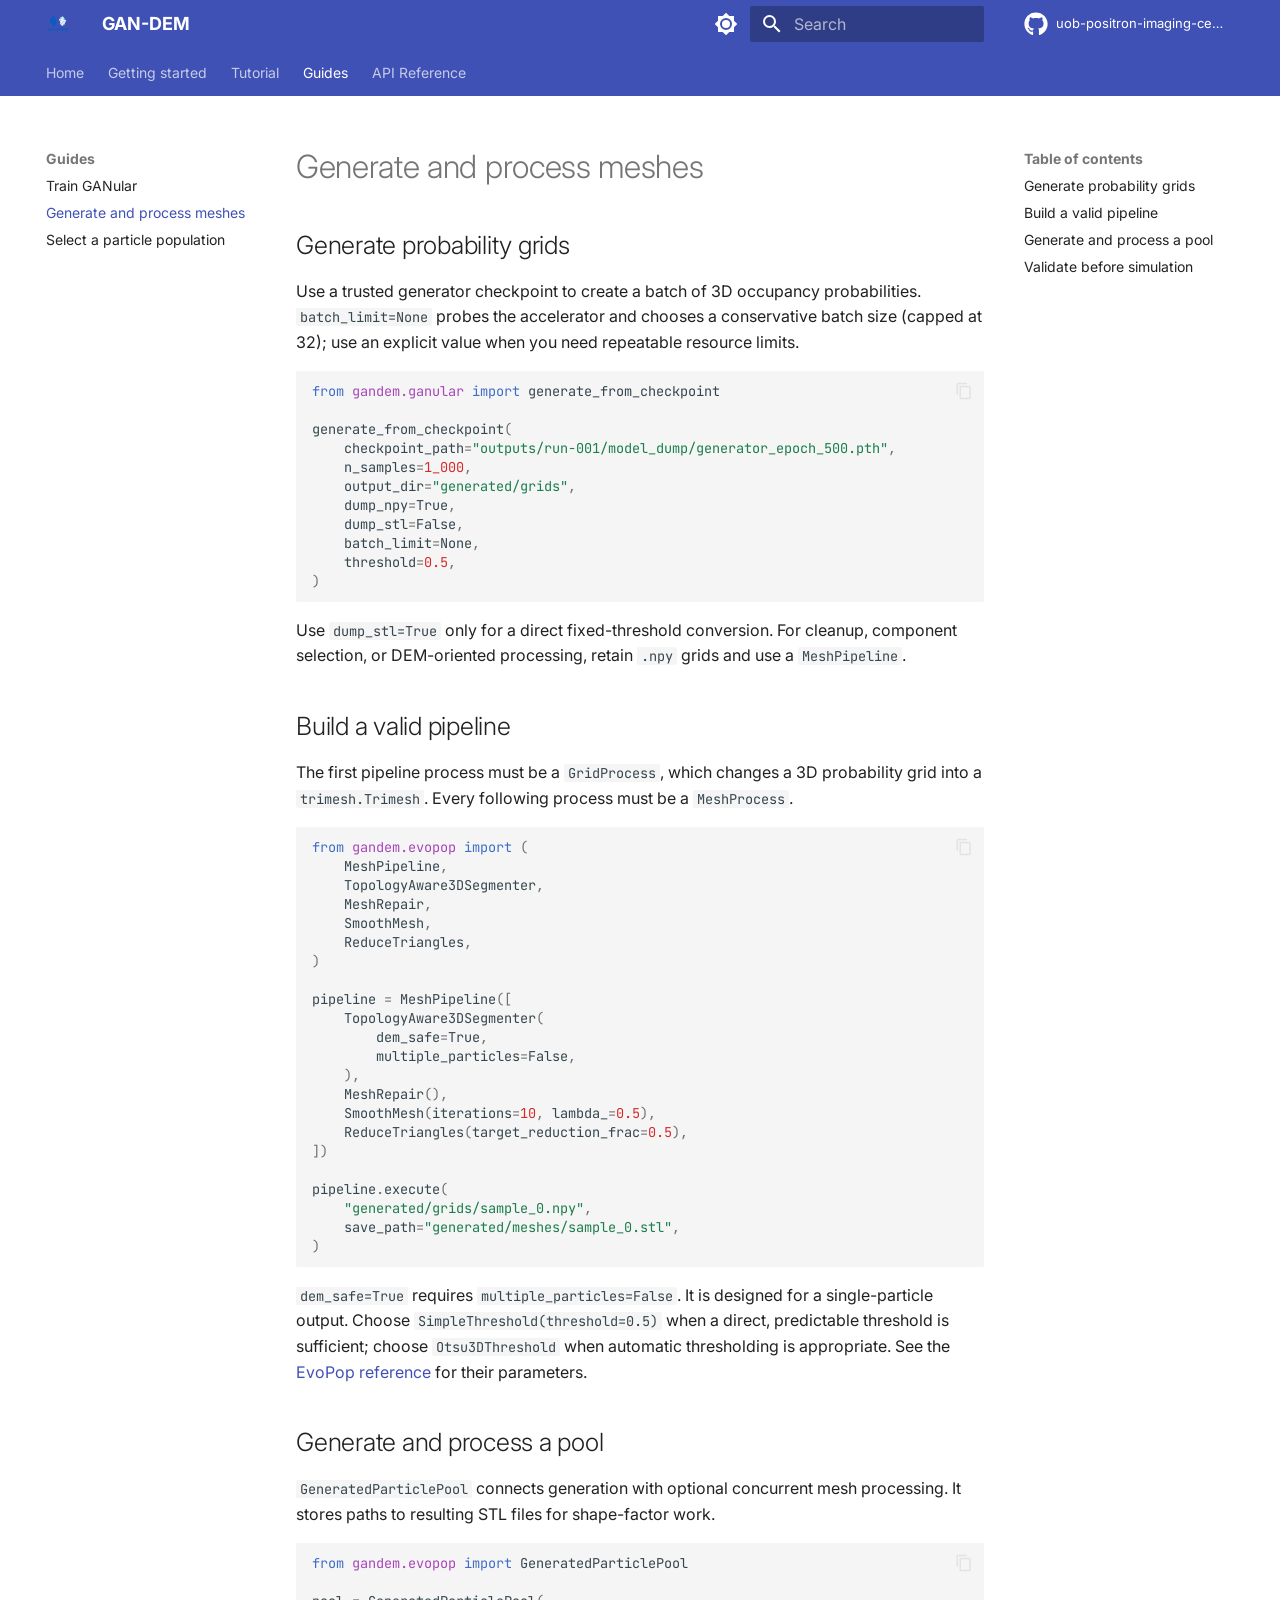
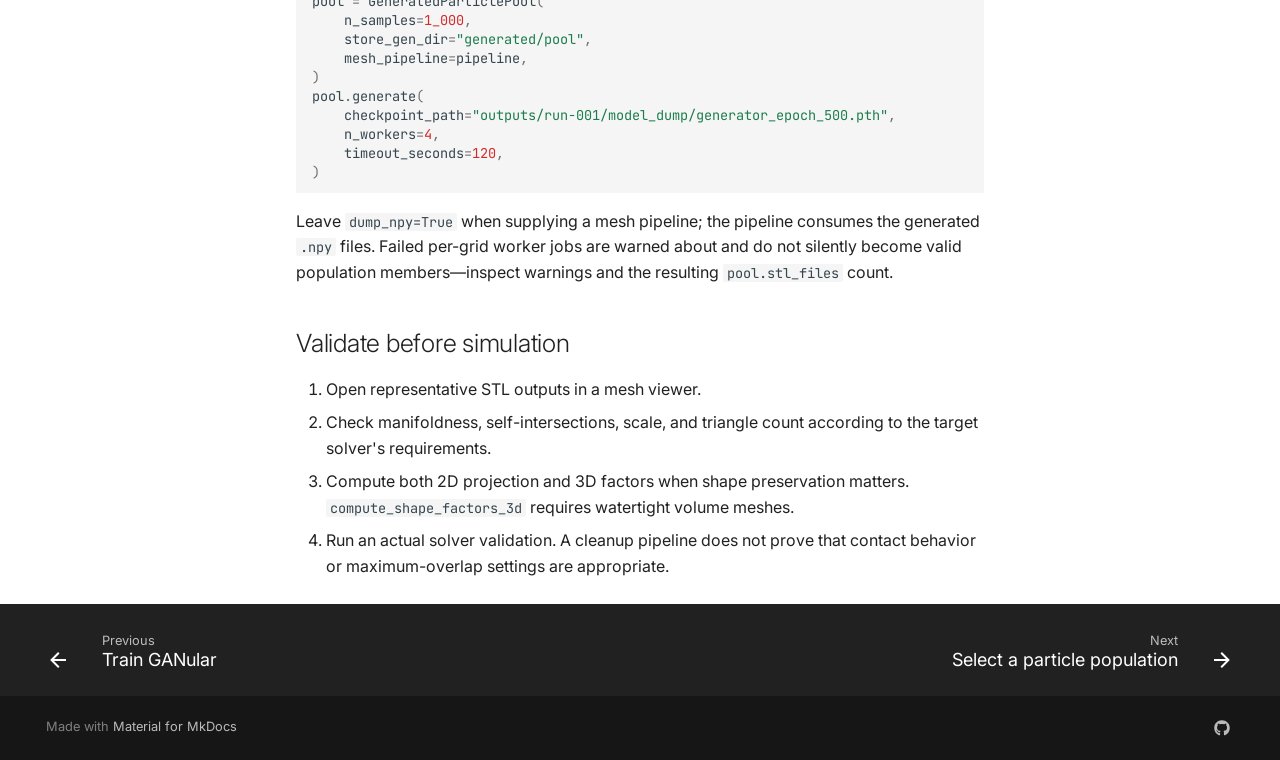
<file: guides/generate-and-process/index.html>
<!doctype html>
<html lang="en" class="no-js">
  <head>
    
      <meta charset="utf-8">
      <meta name="viewport" content="width=device-width,initial-scale=1">
      
        <meta name="description" content="AI-based workflow for reconstruction of 2D projections to 3D particles for DEM simulation.">
      
      
        <meta name="author" content="Abhirup Roy">
      
      
      
        <link rel="prev" href="../training/">
      
      
        <link rel="next" href="../select-population/">
      
      
        
      
      
      <link rel="icon" href="../../assets/logo.png">
      <meta name="generator" content="mkdocs-1.6.1, mkdocs-material-9.7.7">
    
    
      
        <title>Generate and process meshes - GAN-DEM</title>
      
    
    
      <link rel="stylesheet" href="../../assets/stylesheets/main.ec1eaa64.min.css">
      
        
        <link rel="stylesheet" href="../../assets/stylesheets/palette.ab4e12ef.min.css">
      
      


    
    
      
    
    
      
        
        
        <link rel="preconnect" href="https://fonts.gstatic.com" crossorigin>
        <link rel="stylesheet" href="https://fonts.googleapis.com/css?family=Inter:300,300i,400,400i,700,700i%7CJetBrains+Mono:400,400i,700,700i&display=fallback">
        <style>:root{--md-text-font:"Inter";--md-code-font:"JetBrains Mono"}</style>
      
    
    
      <link rel="stylesheet" href="../../assets/_mkdocstrings.css">
    
      <link rel="stylesheet" href="../../stylesheets/extra.css">
    
    <script>__md_scope=new URL("../..",location),__md_hash=e=>[...e].reduce(((e,_)=>(e<<5)-e+_.charCodeAt(0)),0),__md_get=(e,_=localStorage,t=__md_scope)=>JSON.parse(_.getItem(t.pathname+"."+e)),__md_set=(e,_,t=localStorage,a=__md_scope)=>{try{t.setItem(a.pathname+"."+e,JSON.stringify(_))}catch(e){}}</script>
    
      

    
    
  </head>
  
  
    
    
      
    
    
    
    
    <body dir="ltr" data-md-color-scheme="default" data-md-color-primary="indigo" data-md-color-accent="amber">
  
    
    <input class="md-toggle" data-md-toggle="drawer" type="checkbox" id="__drawer" autocomplete="off">
    <input class="md-toggle" data-md-toggle="search" type="checkbox" id="__search" autocomplete="off">
    <label class="md-overlay" for="__drawer"></label>
    <div data-md-component="skip">
      
        
        <a href="#generate-and-process-meshes" class="md-skip">
          Skip to content
        </a>
      
    </div>
    <div data-md-component="announce">
      
    </div>
    
    
      

<header class="md-header" data-md-component="header">
  <nav class="md-header__inner md-grid" aria-label="Header">
    <a href="../.." title="GAN-DEM" class="md-header__button md-logo" aria-label="GAN-DEM" data-md-component="logo">
      
  <img src="../../assets/logo.png" alt="logo">

    </a>
    <label class="md-header__button md-icon" for="__drawer">
      
      <svg xmlns="http://www.w3.org/2000/svg" viewBox="0 0 24 24"><path d="M3 6h18v2H3zm0 5h18v2H3zm0 5h18v2H3z"/></svg>
    </label>
    <div class="md-header__title" data-md-component="header-title">
      <div class="md-header__ellipsis">
        <div class="md-header__topic">
          <span class="md-ellipsis">
            GAN-DEM
          </span>
        </div>
        <div class="md-header__topic" data-md-component="header-topic">
          <span class="md-ellipsis">
            
              Generate and process meshes
            
          </span>
        </div>
      </div>
    </div>
    
      
        <form class="md-header__option" data-md-component="palette">
  
    
    
    
    <input class="md-option" data-md-color-media="(prefers-color-scheme: light)" data-md-color-scheme="default" data-md-color-primary="indigo" data-md-color-accent="amber"  aria-label="Switch to dark mode"  type="radio" name="__palette" id="__palette_0">
    
      <label class="md-header__button md-icon" title="Switch to dark mode" for="__palette_1" hidden>
        <svg xmlns="http://www.w3.org/2000/svg" viewBox="0 0 24 24"><path d="M12 8a4 4 0 0 0-4 4 4 4 0 0 0 4 4 4 4 0 0 0 4-4 4 4 0 0 0-4-4m0 10a6 6 0 0 1-6-6 6 6 0 0 1 6-6 6 6 0 0 1 6 6 6 6 0 0 1-6 6m8-9.31V4h-4.69L12 .69 8.69 4H4v4.69L.69 12 4 15.31V20h4.69L12 23.31 15.31 20H20v-4.69L23.31 12z"/></svg>
      </label>
    
  
    
    
    
    <input class="md-option" data-md-color-media="(prefers-color-scheme: dark)" data-md-color-scheme="slate" data-md-color-primary="indigo" data-md-color-accent="amber"  aria-label="Switch to light mode"  type="radio" name="__palette" id="__palette_1">
    
      <label class="md-header__button md-icon" title="Switch to light mode" for="__palette_0" hidden>
        <svg xmlns="http://www.w3.org/2000/svg" viewBox="0 0 24 24"><path d="M12 18c-.89 0-1.74-.2-2.5-.55C11.56 16.5 13 14.42 13 12s-1.44-4.5-3.5-5.45C10.26 6.2 11.11 6 12 6a6 6 0 0 1 6 6 6 6 0 0 1-6 6m8-9.31V4h-4.69L12 .69 8.69 4H4v4.69L.69 12 4 15.31V20h4.69L12 23.31 15.31 20H20v-4.69L23.31 12z"/></svg>
      </label>
    
  
</form>
      
    
    
      <script>var palette=__md_get("__palette");if(palette&&palette.color){if("(prefers-color-scheme)"===palette.color.media){var media=matchMedia("(prefers-color-scheme: light)"),input=document.querySelector(media.matches?"[data-md-color-media='(prefers-color-scheme: light)']":"[data-md-color-media='(prefers-color-scheme: dark)']");palette.color.media=input.getAttribute("data-md-color-media"),palette.color.scheme=input.getAttribute("data-md-color-scheme"),palette.color.primary=input.getAttribute("data-md-color-primary"),palette.color.accent=input.getAttribute("data-md-color-accent")}for(var[key,value]of Object.entries(palette.color))document.body.setAttribute("data-md-color-"+key,value)}</script>
    
    
    
      
      
        <label class="md-header__button md-icon" for="__search">
          
          <svg xmlns="http://www.w3.org/2000/svg" viewBox="0 0 24 24"><path d="M9.5 3A6.5 6.5 0 0 1 16 9.5c0 1.61-.59 3.09-1.56 4.23l.27.27h.79l5 5-1.5 1.5-5-5v-.79l-.27-.27A6.52 6.52 0 0 1 9.5 16 6.5 6.5 0 0 1 3 9.5 6.5 6.5 0 0 1 9.5 3m0 2C7 5 5 7 5 9.5S7 14 9.5 14 14 12 14 9.5 12 5 9.5 5"/></svg>
        </label>
        <div class="md-search" data-md-component="search" role="dialog">
  <label class="md-search__overlay" for="__search"></label>
  <div class="md-search__inner" role="search">
    <form class="md-search__form" name="search">
      <input type="text" class="md-search__input" name="query" aria-label="Search" placeholder="Search" autocapitalize="off" autocorrect="off" autocomplete="off" spellcheck="false" data-md-component="search-query" required>
      <label class="md-search__icon md-icon" for="__search">
        
        <svg xmlns="http://www.w3.org/2000/svg" viewBox="0 0 24 24"><path d="M9.5 3A6.5 6.5 0 0 1 16 9.5c0 1.61-.59 3.09-1.56 4.23l.27.27h.79l5 5-1.5 1.5-5-5v-.79l-.27-.27A6.52 6.52 0 0 1 9.5 16 6.5 6.5 0 0 1 3 9.5 6.5 6.5 0 0 1 9.5 3m0 2C7 5 5 7 5 9.5S7 14 9.5 14 14 12 14 9.5 12 5 9.5 5"/></svg>
        
        <svg xmlns="http://www.w3.org/2000/svg" viewBox="0 0 24 24"><path d="M20 11v2H8l5.5 5.5-1.42 1.42L4.16 12l7.92-7.92L13.5 5.5 8 11z"/></svg>
      </label>
      <nav class="md-search__options" aria-label="Search">
        
        <button type="reset" class="md-search__icon md-icon" title="Clear" aria-label="Clear" tabindex="-1">
          
          <svg xmlns="http://www.w3.org/2000/svg" viewBox="0 0 24 24"><path d="M19 6.41 17.59 5 12 10.59 6.41 5 5 6.41 10.59 12 5 17.59 6.41 19 12 13.41 17.59 19 19 17.59 13.41 12z"/></svg>
        </button>
      </nav>
      
        <div class="md-search__suggest" data-md-component="search-suggest"></div>
      
    </form>
    <div class="md-search__output">
      <div class="md-search__scrollwrap" tabindex="0" data-md-scrollfix>
        <div class="md-search-result" data-md-component="search-result">
          <div class="md-search-result__meta">
            Initializing search
          </div>
          <ol class="md-search-result__list" role="presentation"></ol>
        </div>
      </div>
    </div>
  </div>
</div>
      
    
    
      <div class="md-header__source">
        <a href="https://github.com/uob-positron-imaging-centre/GANDEM" title="Go to repository" class="md-source" data-md-component="source">
  <div class="md-source__icon md-icon">
    
    <svg xmlns="http://www.w3.org/2000/svg" viewBox="0 0 512 512"><!--! Font Awesome Free 7.1.0 by @fontawesome - https://fontawesome.com License - https://fontawesome.com/license/free (Icons: CC BY 4.0, Fonts: SIL OFL 1.1, Code: MIT License) Copyright 2025 Fonticons, Inc.--><path d="M173.9 397.4c0 2-2.3 3.6-5.2 3.6-3.3.3-5.6-1.3-5.6-3.6 0-2 2.3-3.6 5.2-3.6 3-.3 5.6 1.3 5.6 3.6m-31.1-4.5c-.7 2 1.3 4.3 4.3 4.9 2.6 1 5.6 0 6.2-2s-1.3-4.3-4.3-5.2c-2.6-.7-5.5.3-6.2 2.3m44.2-1.7c-2.9.7-4.9 2.6-4.6 4.9.3 2 2.9 3.3 5.9 2.6 2.9-.7 4.9-2.6 4.6-4.6-.3-1.9-3-3.2-5.9-2.9M252.8 8C114.1 8 8 113.3 8 252c0 110.9 69.8 205.8 169.5 239.2 12.8 2.3 17.3-5.6 17.3-12.1 0-6.2-.3-40.4-.3-61.4 0 0-70 15-84.7-29.8 0 0-11.4-29.1-27.8-36.6 0 0-22.9-15.7 1.6-15.4 0 0 24.9 2 38.6 25.8 21.9 38.6 58.6 27.5 72.9 20.9 2.3-16 8.8-27.1 16-33.7-55.9-6.2-112.3-14.3-112.3-110.5 0-27.5 7.6-41.3 23.6-58.9-2.6-6.5-11.1-33.3 2.6-67.9 20.9-6.5 69 27 69 27 20-5.6 41.5-8.5 62.8-8.5s42.8 2.9 62.8 8.5c0 0 48.1-33.6 69-27 13.7 34.7 5.2 61.4 2.6 67.9 16 17.7 25.8 31.5 25.8 58.9 0 96.5-58.9 104.2-114.8 110.5 9.2 7.9 17 22.9 17 46.4 0 33.7-.3 75.4-.3 83.6 0 6.5 4.6 14.4 17.3 12.1C436.2 457.8 504 362.9 504 252 504 113.3 391.5 8 252.8 8M105.2 352.9c-1.3 1-1 3.3.7 5.2 1.6 1.6 3.9 2.3 5.2 1 1.3-1 1-3.3-.7-5.2-1.6-1.6-3.9-2.3-5.2-1m-10.8-8.1c-.7 1.3.3 2.9 2.3 3.9 1.6 1 3.6.7 4.3-.7.7-1.3-.3-2.9-2.3-3.9-2-.6-3.6-.3-4.3.7m32.4 35.6c-1.6 1.3-1 4.3 1.3 6.2 2.3 2.3 5.2 2.6 6.5 1 1.3-1.3.7-4.3-1.3-6.2-2.2-2.3-5.2-2.6-6.5-1m-11.4-14.7c-1.6 1-1.6 3.6 0 5.9s4.3 3.3 5.6 2.3c1.6-1.3 1.6-3.9 0-6.2-1.4-2.3-4-3.3-5.6-2"/></svg>
  </div>
  <div class="md-source__repository">
    uob-positron-imaging-centre/GANDEM
  </div>
</a>
      </div>
    
  </nav>
  
</header>
    
    <div class="md-container" data-md-component="container">
      
      
        
          
            
<nav class="md-tabs" aria-label="Tabs" data-md-component="tabs">
  <div class="md-grid">
    <ul class="md-tabs__list">
      
        
  
  
  
  
    <li class="md-tabs__item">
      <a href="../.." class="md-tabs__link">
        
  
  
    
  
  Home

      </a>
    </li>
  

      
        
  
  
  
  
    <li class="md-tabs__item">
      <a href="../../getting-started/" class="md-tabs__link">
        
  
  
    
  
  Getting started

      </a>
    </li>
  

      
        
  
  
  
  
    
    
      <li class="md-tabs__item">
        <a href="../../tutorials/end-to-end/" class="md-tabs__link">
          
  
  
  Tutorial

        </a>
      </li>
    
  

      
        
  
  
  
    
  
  
    
    
      <li class="md-tabs__item md-tabs__item--active">
        <a href="../training/" class="md-tabs__link">
          
  
  
  Guides

        </a>
      </li>
    
  

      
        
  
  
  
  
    
    
      <li class="md-tabs__item">
        <a href="../../reference/cli/" class="md-tabs__link">
          
  
  
  API Reference

        </a>
      </li>
    
  

      
    </ul>
  </div>
</nav>
          
        
      
      <main class="md-main" data-md-component="main">
        <div class="md-main__inner md-grid">
          
            
              
              <div class="md-sidebar md-sidebar--primary" data-md-component="sidebar" data-md-type="navigation" >
                <div class="md-sidebar__scrollwrap">
                  <div class="md-sidebar__inner">
                    


  


<nav class="md-nav md-nav--primary md-nav--lifted" aria-label="Navigation" data-md-level="0">
  <label class="md-nav__title" for="__drawer">
    <a href="../.." title="GAN-DEM" class="md-nav__button md-logo" aria-label="GAN-DEM" data-md-component="logo">
      
  <img src="../../assets/logo.png" alt="logo">

    </a>
    GAN-DEM
  </label>
  
    <div class="md-nav__source">
      <a href="https://github.com/uob-positron-imaging-centre/GANDEM" title="Go to repository" class="md-source" data-md-component="source">
  <div class="md-source__icon md-icon">
    
    <svg xmlns="http://www.w3.org/2000/svg" viewBox="0 0 512 512"><!--! Font Awesome Free 7.1.0 by @fontawesome - https://fontawesome.com License - https://fontawesome.com/license/free (Icons: CC BY 4.0, Fonts: SIL OFL 1.1, Code: MIT License) Copyright 2025 Fonticons, Inc.--><path d="M173.9 397.4c0 2-2.3 3.6-5.2 3.6-3.3.3-5.6-1.3-5.6-3.6 0-2 2.3-3.6 5.2-3.6 3-.3 5.6 1.3 5.6 3.6m-31.1-4.5c-.7 2 1.3 4.3 4.3 4.9 2.6 1 5.6 0 6.2-2s-1.3-4.3-4.3-5.2c-2.6-.7-5.5.3-6.2 2.3m44.2-1.7c-2.9.7-4.9 2.6-4.6 4.9.3 2 2.9 3.3 5.9 2.6 2.9-.7 4.9-2.6 4.6-4.6-.3-1.9-3-3.2-5.9-2.9M252.8 8C114.1 8 8 113.3 8 252c0 110.9 69.8 205.8 169.5 239.2 12.8 2.3 17.3-5.6 17.3-12.1 0-6.2-.3-40.4-.3-61.4 0 0-70 15-84.7-29.8 0 0-11.4-29.1-27.8-36.6 0 0-22.9-15.7 1.6-15.4 0 0 24.9 2 38.6 25.8 21.9 38.6 58.6 27.5 72.9 20.9 2.3-16 8.8-27.1 16-33.7-55.9-6.2-112.3-14.3-112.3-110.5 0-27.5 7.6-41.3 23.6-58.9-2.6-6.5-11.1-33.3 2.6-67.9 20.9-6.5 69 27 69 27 20-5.6 41.5-8.5 62.8-8.5s42.8 2.9 62.8 8.5c0 0 48.1-33.6 69-27 13.7 34.7 5.2 61.4 2.6 67.9 16 17.7 25.8 31.5 25.8 58.9 0 96.5-58.9 104.2-114.8 110.5 9.2 7.9 17 22.9 17 46.4 0 33.7-.3 75.4-.3 83.6 0 6.5 4.6 14.4 17.3 12.1C436.2 457.8 504 362.9 504 252 504 113.3 391.5 8 252.8 8M105.2 352.9c-1.3 1-1 3.3.7 5.2 1.6 1.6 3.9 2.3 5.2 1 1.3-1 1-3.3-.7-5.2-1.6-1.6-3.9-2.3-5.2-1m-10.8-8.1c-.7 1.3.3 2.9 2.3 3.9 1.6 1 3.6.7 4.3-.7.7-1.3-.3-2.9-2.3-3.9-2-.6-3.6-.3-4.3.7m32.4 35.6c-1.6 1.3-1 4.3 1.3 6.2 2.3 2.3 5.2 2.6 6.5 1 1.3-1.3.7-4.3-1.3-6.2-2.2-2.3-5.2-2.6-6.5-1m-11.4-14.7c-1.6 1-1.6 3.6 0 5.9s4.3 3.3 5.6 2.3c1.6-1.3 1.6-3.9 0-6.2-1.4-2.3-4-3.3-5.6-2"/></svg>
  </div>
  <div class="md-source__repository">
    uob-positron-imaging-centre/GANDEM
  </div>
</a>
    </div>
  
  <ul class="md-nav__list" data-md-scrollfix>
    
      
      
  
  
  
  
    <li class="md-nav__item">
      <a href="../.." class="md-nav__link">
        
  
  
  <span class="md-ellipsis">
    
  
    Home
  

    
  </span>
  
  

      </a>
    </li>
  

    
      
      
  
  
  
  
    <li class="md-nav__item">
      <a href="../../getting-started/" class="md-nav__link">
        
  
  
  <span class="md-ellipsis">
    
  
    Getting started
  

    
  </span>
  
  

      </a>
    </li>
  

    
      
      
  
  
  
  
    
    
    
    
      
      
        
      
    
    
    <li class="md-nav__item md-nav__item--nested">
      
        
        
          
        
        <input class="md-nav__toggle md-toggle md-toggle--indeterminate" type="checkbox" id="__nav_3" >
        
          
          <label class="md-nav__link" for="__nav_3" id="__nav_3_label" tabindex="0">
            
  
  
  <span class="md-ellipsis">
    
  
    Tutorial
  

    
  </span>
  
  

            <span class="md-nav__icon md-icon"></span>
          </label>
        
        <nav class="md-nav" data-md-level="1" aria-labelledby="__nav_3_label" aria-expanded="false">
          <label class="md-nav__title" for="__nav_3">
            <span class="md-nav__icon md-icon"></span>
            
  
    Tutorial
  

          </label>
          <ul class="md-nav__list" data-md-scrollfix>
            
              
                
  
  
  
  
    <li class="md-nav__item">
      <a href="../../tutorials/end-to-end/" class="md-nav__link">
        
  
  
  <span class="md-ellipsis">
    
  
    End-to-end workflow
  

    
  </span>
  
  

      </a>
    </li>
  

              
            
          </ul>
        </nav>
      
    </li>
  

    
      
      
  
  
    
  
  
  
    
    
    
    
      
        
        
      
      
        
      
    
    
    <li class="md-nav__item md-nav__item--active md-nav__item--section md-nav__item--nested">
      
        
        
        <input class="md-nav__toggle md-toggle " type="checkbox" id="__nav_4" checked>
        
          
          <label class="md-nav__link" for="__nav_4" id="__nav_4_label" tabindex="">
            
  
  
  <span class="md-ellipsis">
    
  
    Guides
  

    
  </span>
  
  

            <span class="md-nav__icon md-icon"></span>
          </label>
        
        <nav class="md-nav" data-md-level="1" aria-labelledby="__nav_4_label" aria-expanded="true">
          <label class="md-nav__title" for="__nav_4">
            <span class="md-nav__icon md-icon"></span>
            
  
    Guides
  

          </label>
          <ul class="md-nav__list" data-md-scrollfix>
            
              
                
  
  
  
  
    <li class="md-nav__item">
      <a href="../training/" class="md-nav__link">
        
  
  
  <span class="md-ellipsis">
    
  
    Train GANular
  

    
  </span>
  
  

      </a>
    </li>
  

              
            
              
                
  
  
    
  
  
  
    <li class="md-nav__item md-nav__item--active">
      
      <input class="md-nav__toggle md-toggle" type="checkbox" id="__toc">
      
      
        
      
      
        <label class="md-nav__link md-nav__link--active" for="__toc">
          
  
  
  <span class="md-ellipsis">
    
  
    Generate and process meshes
  

    
  </span>
  
  

          <span class="md-nav__icon md-icon"></span>
        </label>
      
      <a href="./" class="md-nav__link md-nav__link--active">
        
  
  
  <span class="md-ellipsis">
    
  
    Generate and process meshes
  

    
  </span>
  
  

      </a>
      
        

<nav class="md-nav md-nav--secondary" aria-label="Table of contents">
  
  
  
    
  
  
    <label class="md-nav__title" for="__toc">
      <span class="md-nav__icon md-icon"></span>
      Table of contents
    </label>
    <ul class="md-nav__list" data-md-component="toc" data-md-scrollfix>
      
        <li class="md-nav__item">
  <a href="#generate-probability-grids" class="md-nav__link">
    <span class="md-ellipsis">
      
        Generate probability grids
      
    </span>
  </a>
  
</li>
      
        <li class="md-nav__item">
  <a href="#build-a-valid-pipeline" class="md-nav__link">
    <span class="md-ellipsis">
      
        Build a valid pipeline
      
    </span>
  </a>
  
</li>
      
        <li class="md-nav__item">
  <a href="#generate-and-process-a-pool" class="md-nav__link">
    <span class="md-ellipsis">
      
        Generate and process a pool
      
    </span>
  </a>
  
</li>
      
        <li class="md-nav__item">
  <a href="#validate-before-simulation" class="md-nav__link">
    <span class="md-ellipsis">
      
        Validate before simulation
      
    </span>
  </a>
  
</li>
      
    </ul>
  
</nav>
      
    </li>
  

              
            
              
                
  
  
  
  
    <li class="md-nav__item">
      <a href="../select-population/" class="md-nav__link">
        
  
  
  <span class="md-ellipsis">
    
  
    Select a particle population
  

    
  </span>
  
  

      </a>
    </li>
  

              
            
          </ul>
        </nav>
      
    </li>
  

    
      
      
  
  
  
  
    
    
    
    
      
      
        
      
    
    
    <li class="md-nav__item md-nav__item--nested">
      
        
        
          
        
        <input class="md-nav__toggle md-toggle md-toggle--indeterminate" type="checkbox" id="__nav_5" >
        
          
          <label class="md-nav__link" for="__nav_5" id="__nav_5_label" tabindex="0">
            
  
  
  <span class="md-ellipsis">
    
  
    API Reference
  

    
  </span>
  
  

            <span class="md-nav__icon md-icon"></span>
          </label>
        
        <nav class="md-nav" data-md-level="1" aria-labelledby="__nav_5_label" aria-expanded="false">
          <label class="md-nav__title" for="__nav_5">
            <span class="md-nav__icon md-icon"></span>
            
  
    API Reference
  

          </label>
          <ul class="md-nav__list" data-md-scrollfix>
            
              
                
  
  
  
  
    <li class="md-nav__item">
      <a href="../../reference/cli/" class="md-nav__link">
        
  
  
  <span class="md-ellipsis">
    
  
    Command line
  

    
  </span>
  
  

      </a>
    </li>
  

              
            
              
                
  
  
  
  
    <li class="md-nav__item">
      <a href="../../reference/pre/" class="md-nav__link">
        
  
  
  <span class="md-ellipsis">
    
  
    Pre-processing
  

    
  </span>
  
  

      </a>
    </li>
  

              
            
              
                
  
  
  
  
    <li class="md-nav__item">
      <a href="../../reference/ganular/" class="md-nav__link">
        
  
  
  <span class="md-ellipsis">
    
  
    GANular
  

    
  </span>
  
  

      </a>
    </li>
  

              
            
              
                
  
  
  
  
    <li class="md-nav__item">
      <a href="../../reference/evopop/" class="md-nav__link">
        
  
  
  <span class="md-ellipsis">
    
  
    EvoPop
  

    
  </span>
  
  

      </a>
    </li>
  

              
            
              
                
  
  
  
  
    <li class="md-nav__item">
      <a href="../../reference/utilities/" class="md-nav__link">
        
  
  
  <span class="md-ellipsis">
    
  
    Supporting utilities
  

    
  </span>
  
  

      </a>
    </li>
  

              
            
          </ul>
        </nav>
      
    </li>
  

    
  </ul>
</nav>
                  </div>
                </div>
              </div>
            
            
              
              <div class="md-sidebar md-sidebar--secondary" data-md-component="sidebar" data-md-type="toc" >
                <div class="md-sidebar__scrollwrap">
                  <div class="md-sidebar__inner">
                    

<nav class="md-nav md-nav--secondary" aria-label="Table of contents">
  
  
  
    
  
  
    <label class="md-nav__title" for="__toc">
      <span class="md-nav__icon md-icon"></span>
      Table of contents
    </label>
    <ul class="md-nav__list" data-md-component="toc" data-md-scrollfix>
      
        <li class="md-nav__item">
  <a href="#generate-probability-grids" class="md-nav__link">
    <span class="md-ellipsis">
      
        Generate probability grids
      
    </span>
  </a>
  
</li>
      
        <li class="md-nav__item">
  <a href="#build-a-valid-pipeline" class="md-nav__link">
    <span class="md-ellipsis">
      
        Build a valid pipeline
      
    </span>
  </a>
  
</li>
      
        <li class="md-nav__item">
  <a href="#generate-and-process-a-pool" class="md-nav__link">
    <span class="md-ellipsis">
      
        Generate and process a pool
      
    </span>
  </a>
  
</li>
      
        <li class="md-nav__item">
  <a href="#validate-before-simulation" class="md-nav__link">
    <span class="md-ellipsis">
      
        Validate before simulation
      
    </span>
  </a>
  
</li>
      
    </ul>
  
</nav>
                  </div>
                </div>
              </div>
            
          
          
            <div class="md-content" data-md-component="content">
              
              <article class="md-content__inner md-typeset">
                
                  


  
  


<h1 id="generate-and-process-meshes">Generate and process meshes<a class="headerlink" href="#generate-and-process-meshes" title="Permanent link">&para;</a></h1>
<h2 id="generate-probability-grids">Generate probability grids<a class="headerlink" href="#generate-probability-grids" title="Permanent link">&para;</a></h2>
<p>Use a trusted generator checkpoint to create a batch of 3D occupancy
probabilities. <code>batch_limit=None</code> probes the accelerator and chooses a
conservative batch size (capped at 32); use an explicit value when you need
repeatable resource limits.</p>
<div class="language-python highlight"><pre><span></span><code><span id="__span-0-1"><a id="__codelineno-0-1" name="__codelineno-0-1" href="#__codelineno-0-1"></a><span class="kn">from</span><span class="w"> </span><span class="nn">gandem.ganular</span><span class="w"> </span><span class="kn">import</span> <span class="n">generate_from_checkpoint</span>
</span><span id="__span-0-2"><a id="__codelineno-0-2" name="__codelineno-0-2" href="#__codelineno-0-2"></a>
</span><span id="__span-0-3"><a id="__codelineno-0-3" name="__codelineno-0-3" href="#__codelineno-0-3"></a><span class="n">generate_from_checkpoint</span><span class="p">(</span>
</span><span id="__span-0-4"><a id="__codelineno-0-4" name="__codelineno-0-4" href="#__codelineno-0-4"></a>    <span class="n">checkpoint_path</span><span class="o">=</span><span class="s2">"outputs/run-001/model_dump/generator_epoch_500.pth"</span><span class="p">,</span>
</span><span id="__span-0-5"><a id="__codelineno-0-5" name="__codelineno-0-5" href="#__codelineno-0-5"></a>    <span class="n">n_samples</span><span class="o">=</span><span class="mi">1_000</span><span class="p">,</span>
</span><span id="__span-0-6"><a id="__codelineno-0-6" name="__codelineno-0-6" href="#__codelineno-0-6"></a>    <span class="n">output_dir</span><span class="o">=</span><span class="s2">"generated/grids"</span><span class="p">,</span>
</span><span id="__span-0-7"><a id="__codelineno-0-7" name="__codelineno-0-7" href="#__codelineno-0-7"></a>    <span class="n">dump_npy</span><span class="o">=</span><span class="kc">True</span><span class="p">,</span>
</span><span id="__span-0-8"><a id="__codelineno-0-8" name="__codelineno-0-8" href="#__codelineno-0-8"></a>    <span class="n">dump_stl</span><span class="o">=</span><span class="kc">False</span><span class="p">,</span>
</span><span id="__span-0-9"><a id="__codelineno-0-9" name="__codelineno-0-9" href="#__codelineno-0-9"></a>    <span class="n">batch_limit</span><span class="o">=</span><span class="kc">None</span><span class="p">,</span>
</span><span id="__span-0-10"><a id="__codelineno-0-10" name="__codelineno-0-10" href="#__codelineno-0-10"></a>    <span class="n">threshold</span><span class="o">=</span><span class="mf">0.5</span><span class="p">,</span>
</span><span id="__span-0-11"><a id="__codelineno-0-11" name="__codelineno-0-11" href="#__codelineno-0-11"></a><span class="p">)</span>
</span></code></pre></div>
<p>Use <code>dump_stl=True</code> only for a direct fixed-threshold conversion. For cleanup,
component selection, or DEM-oriented processing, retain <code>.npy</code> grids and use a
<code>MeshPipeline</code>.</p>
<h2 id="build-a-valid-pipeline">Build a valid pipeline<a class="headerlink" href="#build-a-valid-pipeline" title="Permanent link">&para;</a></h2>
<p>The first pipeline process must be a <code>GridProcess</code>, which changes a 3D
probability grid into a <code>trimesh.Trimesh</code>. Every following process must be a
<code>MeshProcess</code>.</p>
<div class="language-python highlight"><pre><span></span><code><span id="__span-1-1"><a id="__codelineno-1-1" name="__codelineno-1-1" href="#__codelineno-1-1"></a><span class="kn">from</span><span class="w"> </span><span class="nn">gandem.evopop</span><span class="w"> </span><span class="kn">import</span> <span class="p">(</span>
</span><span id="__span-1-2"><a id="__codelineno-1-2" name="__codelineno-1-2" href="#__codelineno-1-2"></a>    <span class="n">MeshPipeline</span><span class="p">,</span>
</span><span id="__span-1-3"><a id="__codelineno-1-3" name="__codelineno-1-3" href="#__codelineno-1-3"></a>    <span class="n">TopologyAware3DSegmenter</span><span class="p">,</span>
</span><span id="__span-1-4"><a id="__codelineno-1-4" name="__codelineno-1-4" href="#__codelineno-1-4"></a>    <span class="n">MeshRepair</span><span class="p">,</span>
</span><span id="__span-1-5"><a id="__codelineno-1-5" name="__codelineno-1-5" href="#__codelineno-1-5"></a>    <span class="n">SmoothMesh</span><span class="p">,</span>
</span><span id="__span-1-6"><a id="__codelineno-1-6" name="__codelineno-1-6" href="#__codelineno-1-6"></a>    <span class="n">ReduceTriangles</span><span class="p">,</span>
</span><span id="__span-1-7"><a id="__codelineno-1-7" name="__codelineno-1-7" href="#__codelineno-1-7"></a><span class="p">)</span>
</span><span id="__span-1-8"><a id="__codelineno-1-8" name="__codelineno-1-8" href="#__codelineno-1-8"></a>
</span><span id="__span-1-9"><a id="__codelineno-1-9" name="__codelineno-1-9" href="#__codelineno-1-9"></a><span class="n">pipeline</span> <span class="o">=</span> <span class="n">MeshPipeline</span><span class="p">([</span>
</span><span id="__span-1-10"><a id="__codelineno-1-10" name="__codelineno-1-10" href="#__codelineno-1-10"></a>    <span class="n">TopologyAware3DSegmenter</span><span class="p">(</span>
</span><span id="__span-1-11"><a id="__codelineno-1-11" name="__codelineno-1-11" href="#__codelineno-1-11"></a>        <span class="n">dem_safe</span><span class="o">=</span><span class="kc">True</span><span class="p">,</span>
</span><span id="__span-1-12"><a id="__codelineno-1-12" name="__codelineno-1-12" href="#__codelineno-1-12"></a>        <span class="n">multiple_particles</span><span class="o">=</span><span class="kc">False</span><span class="p">,</span>
</span><span id="__span-1-13"><a id="__codelineno-1-13" name="__codelineno-1-13" href="#__codelineno-1-13"></a>    <span class="p">),</span>
</span><span id="__span-1-14"><a id="__codelineno-1-14" name="__codelineno-1-14" href="#__codelineno-1-14"></a>    <span class="n">MeshRepair</span><span class="p">(),</span>
</span><span id="__span-1-15"><a id="__codelineno-1-15" name="__codelineno-1-15" href="#__codelineno-1-15"></a>    <span class="n">SmoothMesh</span><span class="p">(</span><span class="n">iterations</span><span class="o">=</span><span class="mi">10</span><span class="p">,</span> <span class="n">lambda_</span><span class="o">=</span><span class="mf">0.5</span><span class="p">),</span>
</span><span id="__span-1-16"><a id="__codelineno-1-16" name="__codelineno-1-16" href="#__codelineno-1-16"></a>    <span class="n">ReduceTriangles</span><span class="p">(</span><span class="n">target_reduction_frac</span><span class="o">=</span><span class="mf">0.5</span><span class="p">),</span>
</span><span id="__span-1-17"><a id="__codelineno-1-17" name="__codelineno-1-17" href="#__codelineno-1-17"></a><span class="p">])</span>
</span><span id="__span-1-18"><a id="__codelineno-1-18" name="__codelineno-1-18" href="#__codelineno-1-18"></a>
</span><span id="__span-1-19"><a id="__codelineno-1-19" name="__codelineno-1-19" href="#__codelineno-1-19"></a><span class="n">pipeline</span><span class="o">.</span><span class="n">execute</span><span class="p">(</span>
</span><span id="__span-1-20"><a id="__codelineno-1-20" name="__codelineno-1-20" href="#__codelineno-1-20"></a>    <span class="s2">"generated/grids/sample_0.npy"</span><span class="p">,</span>
</span><span id="__span-1-21"><a id="__codelineno-1-21" name="__codelineno-1-21" href="#__codelineno-1-21"></a>    <span class="n">save_path</span><span class="o">=</span><span class="s2">"generated/meshes/sample_0.stl"</span><span class="p">,</span>
</span><span id="__span-1-22"><a id="__codelineno-1-22" name="__codelineno-1-22" href="#__codelineno-1-22"></a><span class="p">)</span>
</span></code></pre></div>
<p><code>dem_safe=True</code> requires <code>multiple_particles=False</code>. It is designed for a
single-particle output. Choose <code>SimpleThreshold(threshold=0.5)</code> when a direct,
predictable threshold is sufficient; choose <code>Otsu3DThreshold</code> when automatic
thresholding is appropriate. See the <a href="../../reference/evopop/">EvoPop reference</a>
for their parameters.</p>
<h2 id="generate-and-process-a-pool">Generate and process a pool<a class="headerlink" href="#generate-and-process-a-pool" title="Permanent link">&para;</a></h2>
<p><code>GeneratedParticlePool</code> connects generation with optional concurrent mesh
processing. It stores paths to resulting STL files for shape-factor work.</p>
<div class="language-python highlight"><pre><span></span><code><span id="__span-2-1"><a id="__codelineno-2-1" name="__codelineno-2-1" href="#__codelineno-2-1"></a><span class="kn">from</span><span class="w"> </span><span class="nn">gandem.evopop</span><span class="w"> </span><span class="kn">import</span> <span class="n">GeneratedParticlePool</span>
</span><span id="__span-2-2"><a id="__codelineno-2-2" name="__codelineno-2-2" href="#__codelineno-2-2"></a>
</span><span id="__span-2-3"><a id="__codelineno-2-3" name="__codelineno-2-3" href="#__codelineno-2-3"></a><span class="n">pool</span> <span class="o">=</span> <span class="n">GeneratedParticlePool</span><span class="p">(</span>
</span><span id="__span-2-4"><a id="__codelineno-2-4" name="__codelineno-2-4" href="#__codelineno-2-4"></a>    <span class="n">n_samples</span><span class="o">=</span><span class="mi">1_000</span><span class="p">,</span>
</span><span id="__span-2-5"><a id="__codelineno-2-5" name="__codelineno-2-5" href="#__codelineno-2-5"></a>    <span class="n">store_gen_dir</span><span class="o">=</span><span class="s2">"generated/pool"</span><span class="p">,</span>
</span><span id="__span-2-6"><a id="__codelineno-2-6" name="__codelineno-2-6" href="#__codelineno-2-6"></a>    <span class="n">mesh_pipeline</span><span class="o">=</span><span class="n">pipeline</span><span class="p">,</span>
</span><span id="__span-2-7"><a id="__codelineno-2-7" name="__codelineno-2-7" href="#__codelineno-2-7"></a><span class="p">)</span>
</span><span id="__span-2-8"><a id="__codelineno-2-8" name="__codelineno-2-8" href="#__codelineno-2-8"></a><span class="n">pool</span><span class="o">.</span><span class="n">generate</span><span class="p">(</span>
</span><span id="__span-2-9"><a id="__codelineno-2-9" name="__codelineno-2-9" href="#__codelineno-2-9"></a>    <span class="n">checkpoint_path</span><span class="o">=</span><span class="s2">"outputs/run-001/model_dump/generator_epoch_500.pth"</span><span class="p">,</span>
</span><span id="__span-2-10"><a id="__codelineno-2-10" name="__codelineno-2-10" href="#__codelineno-2-10"></a>    <span class="n">n_workers</span><span class="o">=</span><span class="mi">4</span><span class="p">,</span>
</span><span id="__span-2-11"><a id="__codelineno-2-11" name="__codelineno-2-11" href="#__codelineno-2-11"></a>    <span class="n">timeout_seconds</span><span class="o">=</span><span class="mi">120</span><span class="p">,</span>
</span><span id="__span-2-12"><a id="__codelineno-2-12" name="__codelineno-2-12" href="#__codelineno-2-12"></a><span class="p">)</span>
</span></code></pre></div>
<p>Leave <code>dump_npy=True</code> when supplying a mesh pipeline; the pipeline consumes the
generated <code>.npy</code> files. Failed per-grid worker jobs are warned about and do not
silently become valid population members—inspect warnings and the resulting
<code>pool.stl_files</code> count.</p>
<h2 id="validate-before-simulation">Validate before simulation<a class="headerlink" href="#validate-before-simulation" title="Permanent link">&para;</a></h2>
<ol>
<li>Open representative STL outputs in a mesh viewer.</li>
<li>Check manifoldness, self-intersections, scale, and triangle count according
   to the target solver's requirements.</li>
<li>Compute both 2D projection and 3D factors when shape preservation matters.
   <code>compute_shape_factors_3d</code> requires watertight volume meshes.</li>
<li>Run an actual solver validation. A cleanup pipeline does not prove that
   contact behavior or maximum-overlap settings are appropriate.</li>
</ol>












                
              </article>
            </div>
          
          
<script>var target=document.getElementById(location.hash.slice(1));target&&target.name&&(target.checked=target.name.startsWith("__tabbed_"))</script>
        </div>
        
          <button type="button" class="md-top md-icon" data-md-component="top" hidden>
  
  <svg xmlns="http://www.w3.org/2000/svg" viewBox="0 0 24 24"><path d="M13 20h-2V8l-5.5 5.5-1.42-1.42L12 4.16l7.92 7.92-1.42 1.42L13 8z"/></svg>
  Back to top
</button>
        
      </main>
      
        <footer class="md-footer">
  
    
      
      <nav class="md-footer__inner md-grid" aria-label="Footer" >
        
          
          <a href="../training/" class="md-footer__link md-footer__link--prev" aria-label="Previous: Train GANular">
            <div class="md-footer__button md-icon">
              
              <svg xmlns="http://www.w3.org/2000/svg" viewBox="0 0 24 24"><path d="M20 11v2H8l5.5 5.5-1.42 1.42L4.16 12l7.92-7.92L13.5 5.5 8 11z"/></svg>
            </div>
            <div class="md-footer__title">
              <span class="md-footer__direction">
                Previous
              </span>
              <div class="md-ellipsis">
                Train GANular
              </div>
            </div>
          </a>
        
        
          
          <a href="../select-population/" class="md-footer__link md-footer__link--next" aria-label="Next: Select a particle population">
            <div class="md-footer__title">
              <span class="md-footer__direction">
                Next
              </span>
              <div class="md-ellipsis">
                Select a particle population
              </div>
            </div>
            <div class="md-footer__button md-icon">
              
              <svg xmlns="http://www.w3.org/2000/svg" viewBox="0 0 24 24"><path d="M4 11v2h12l-5.5 5.5 1.42 1.42L19.84 12l-7.92-7.92L10.5 5.5 16 11z"/></svg>
            </div>
          </a>
        
      </nav>
    
  
  <div class="md-footer-meta md-typeset">
    <div class="md-footer-meta__inner md-grid">
      <div class="md-copyright">
  
  
    Made with
    <a href="https://squidfunk.github.io/mkdocs-material/" target="_blank" rel="noopener">
      Material for MkDocs
    </a>
  
</div>
      
        
<div class="md-social">
  
    
    
    
    
      
      
    
    <a href="https://github.com/uob-positron-imaging-centre/GANDEM" target="_blank" rel="noopener" title="github.com" class="md-social__link">
      <svg xmlns="http://www.w3.org/2000/svg" viewBox="0 0 512 512"><!--! Font Awesome Free 7.1.0 by @fontawesome - https://fontawesome.com License - https://fontawesome.com/license/free (Icons: CC BY 4.0, Fonts: SIL OFL 1.1, Code: MIT License) Copyright 2025 Fonticons, Inc.--><path d="M173.9 397.4c0 2-2.3 3.6-5.2 3.6-3.3.3-5.6-1.3-5.6-3.6 0-2 2.3-3.6 5.2-3.6 3-.3 5.6 1.3 5.6 3.6m-31.1-4.5c-.7 2 1.3 4.3 4.3 4.9 2.6 1 5.6 0 6.2-2s-1.3-4.3-4.3-5.2c-2.6-.7-5.5.3-6.2 2.3m44.2-1.7c-2.9.7-4.9 2.6-4.6 4.9.3 2 2.9 3.3 5.9 2.6 2.9-.7 4.9-2.6 4.6-4.6-.3-1.9-3-3.2-5.9-2.9M252.8 8C114.1 8 8 113.3 8 252c0 110.9 69.8 205.8 169.5 239.2 12.8 2.3 17.3-5.6 17.3-12.1 0-6.2-.3-40.4-.3-61.4 0 0-70 15-84.7-29.8 0 0-11.4-29.1-27.8-36.6 0 0-22.9-15.7 1.6-15.4 0 0 24.9 2 38.6 25.8 21.9 38.6 58.6 27.5 72.9 20.9 2.3-16 8.8-27.1 16-33.7-55.9-6.2-112.3-14.3-112.3-110.5 0-27.5 7.6-41.3 23.6-58.9-2.6-6.5-11.1-33.3 2.6-67.9 20.9-6.5 69 27 69 27 20-5.6 41.5-8.5 62.8-8.5s42.8 2.9 62.8 8.5c0 0 48.1-33.6 69-27 13.7 34.7 5.2 61.4 2.6 67.9 16 17.7 25.8 31.5 25.8 58.9 0 96.5-58.9 104.2-114.8 110.5 9.2 7.9 17 22.9 17 46.4 0 33.7-.3 75.4-.3 83.6 0 6.5 4.6 14.4 17.3 12.1C436.2 457.8 504 362.9 504 252 504 113.3 391.5 8 252.8 8M105.2 352.9c-1.3 1-1 3.3.7 5.2 1.6 1.6 3.9 2.3 5.2 1 1.3-1 1-3.3-.7-5.2-1.6-1.6-3.9-2.3-5.2-1m-10.8-8.1c-.7 1.3.3 2.9 2.3 3.9 1.6 1 3.6.7 4.3-.7.7-1.3-.3-2.9-2.3-3.9-2-.6-3.6-.3-4.3.7m32.4 35.6c-1.6 1.3-1 4.3 1.3 6.2 2.3 2.3 5.2 2.6 6.5 1 1.3-1.3.7-4.3-1.3-6.2-2.2-2.3-5.2-2.6-6.5-1m-11.4-14.7c-1.6 1-1.6 3.6 0 5.9s4.3 3.3 5.6 2.3c1.6-1.3 1.6-3.9 0-6.2-1.4-2.3-4-3.3-5.6-2"/></svg>
    </a>
  
</div>
      
    </div>
  </div>
</footer>
      
    </div>
    <div class="md-dialog" data-md-component="dialog">
      <div class="md-dialog__inner md-typeset"></div>
    </div>
    
    
    
      
      
      <script id="__config" type="application/json">{"annotate": null, "base": "../..", "features": ["navigation.tabs", "navigation.sections", "navigation.expand", "navigation.top", "navigation.footer", "search.suggest", "search.highlight", "content.code.copy", "content.code.annotate", "toc.follow"], "search": "../../assets/javascripts/workers/search.2c215733.min.js", "tags": null, "translations": {"clipboard.copied": "Copied to clipboard", "clipboard.copy": "Copy to clipboard", "search.result.more.one": "1 more on this page", "search.result.more.other": "# more on this page", "search.result.none": "No matching documents", "search.result.one": "1 matching document", "search.result.other": "# matching documents", "search.result.placeholder": "Type to start searching", "search.result.term.missing": "Missing", "select.version": "Select version"}, "version": null}</script>
    
    
      <script src="../../assets/javascripts/bundle.d7400e89.min.js"></script>
      
    
  </body>
</html>
</file>
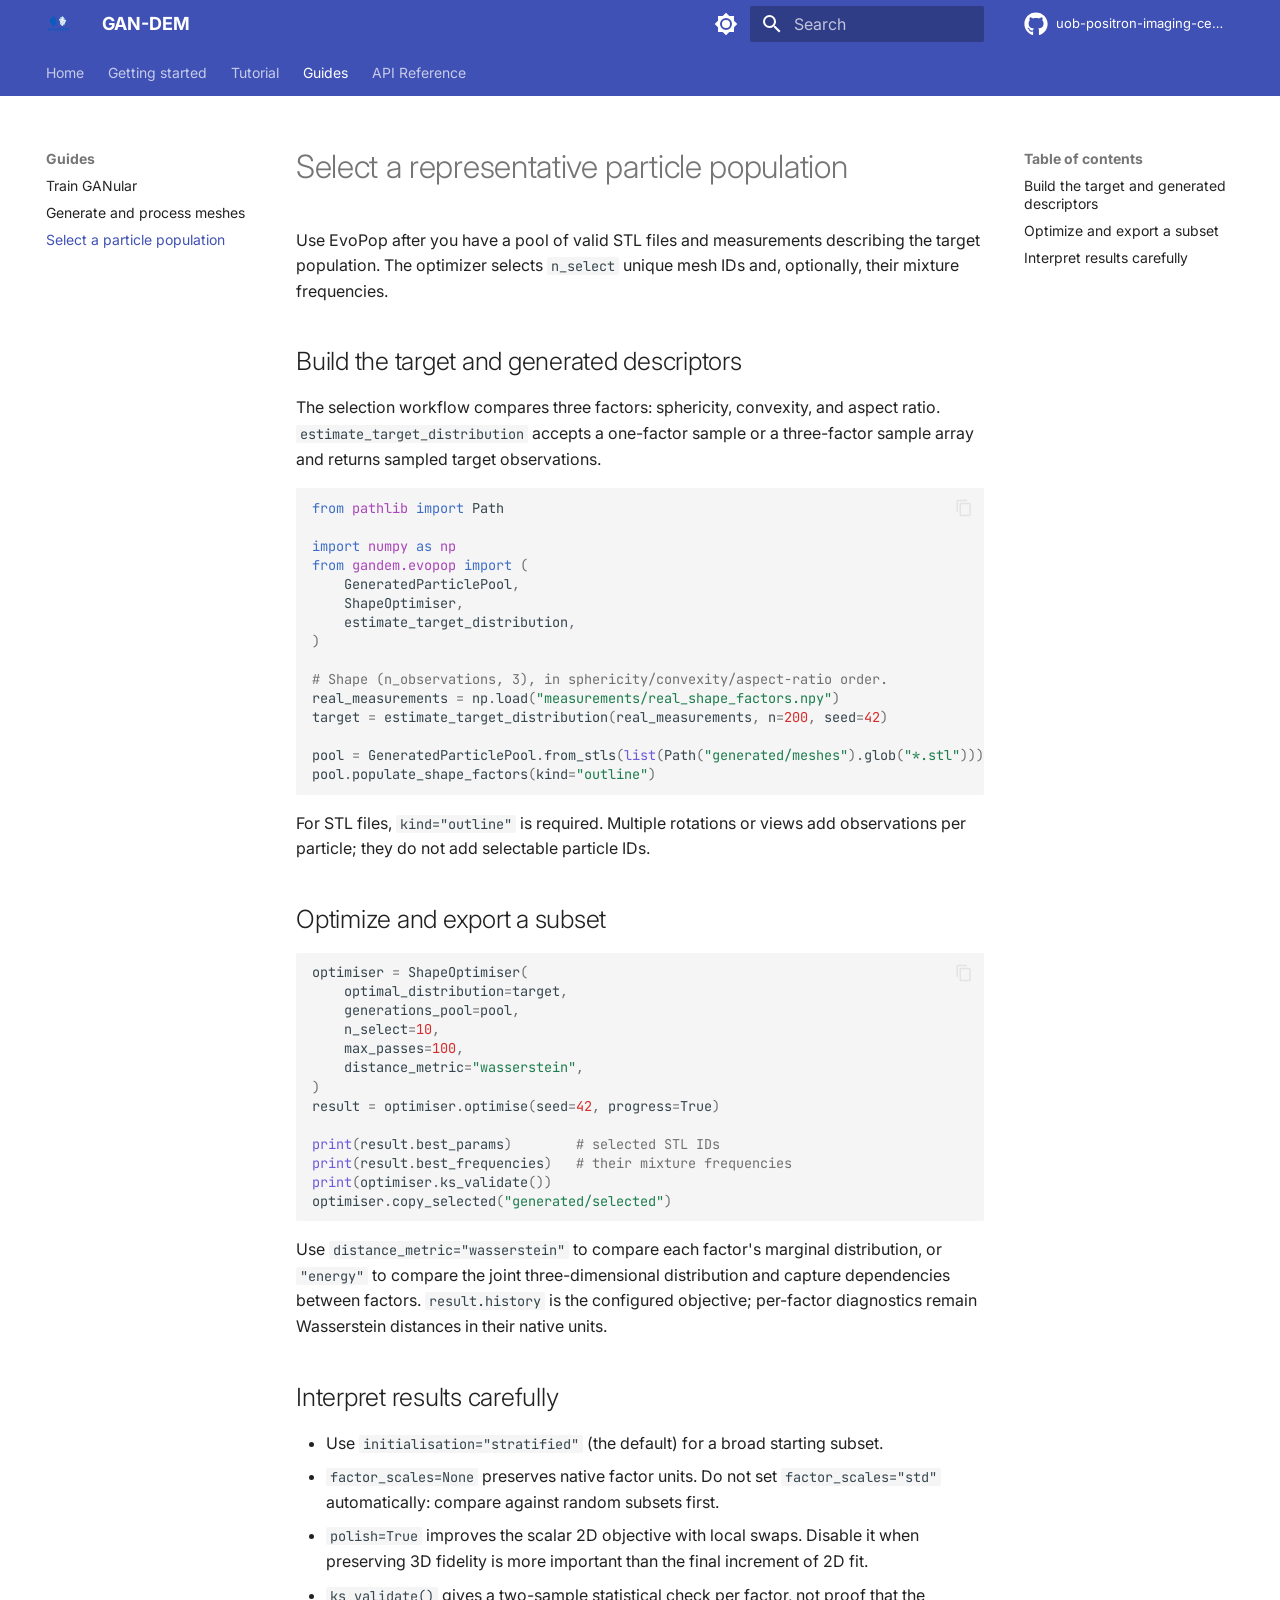
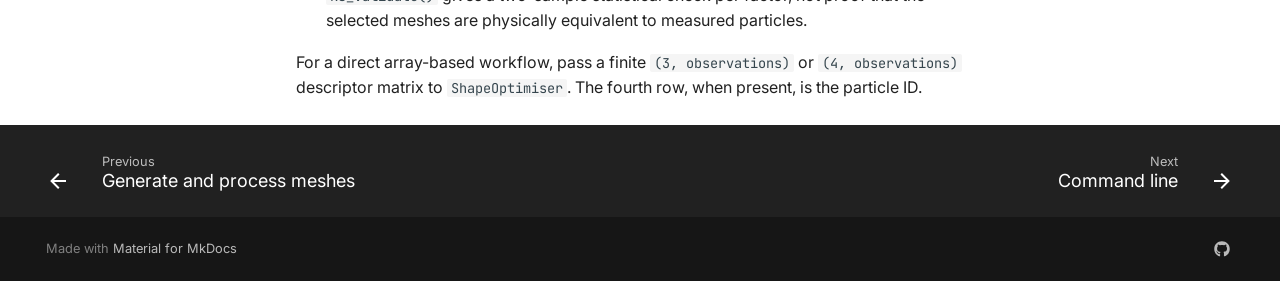
<file: guides/select-population/index.html>
<!doctype html>
<html lang="en" class="no-js">
  <head>
    
      <meta charset="utf-8">
      <meta name="viewport" content="width=device-width,initial-scale=1">
      
        <meta name="description" content="AI-based workflow for reconstruction of 2D projections to 3D particles for DEM simulation.">
      
      
        <meta name="author" content="Abhirup Roy">
      
      
      
        <link rel="prev" href="../generate-and-process/">
      
      
        <link rel="next" href="../../reference/cli/">
      
      
        
      
      
      <link rel="icon" href="../../assets/logo.png">
      <meta name="generator" content="mkdocs-1.6.1, mkdocs-material-9.7.7">
    
    
      
        <title>Select a particle population - GAN-DEM</title>
      
    
    
      <link rel="stylesheet" href="../../assets/stylesheets/main.ec1eaa64.min.css">
      
        
        <link rel="stylesheet" href="../../assets/stylesheets/palette.ab4e12ef.min.css">
      
      


    
    
      
    
    
      
        
        
        <link rel="preconnect" href="https://fonts.gstatic.com" crossorigin>
        <link rel="stylesheet" href="https://fonts.googleapis.com/css?family=Inter:300,300i,400,400i,700,700i%7CJetBrains+Mono:400,400i,700,700i&display=fallback">
        <style>:root{--md-text-font:"Inter";--md-code-font:"JetBrains Mono"}</style>
      
    
    
      <link rel="stylesheet" href="../../assets/_mkdocstrings.css">
    
      <link rel="stylesheet" href="../../stylesheets/extra.css">
    
    <script>__md_scope=new URL("../..",location),__md_hash=e=>[...e].reduce(((e,_)=>(e<<5)-e+_.charCodeAt(0)),0),__md_get=(e,_=localStorage,t=__md_scope)=>JSON.parse(_.getItem(t.pathname+"."+e)),__md_set=(e,_,t=localStorage,a=__md_scope)=>{try{t.setItem(a.pathname+"."+e,JSON.stringify(_))}catch(e){}}</script>
    
      

    
    
  </head>
  
  
    
    
      
    
    
    
    
    <body dir="ltr" data-md-color-scheme="default" data-md-color-primary="indigo" data-md-color-accent="amber">
  
    
    <input class="md-toggle" data-md-toggle="drawer" type="checkbox" id="__drawer" autocomplete="off">
    <input class="md-toggle" data-md-toggle="search" type="checkbox" id="__search" autocomplete="off">
    <label class="md-overlay" for="__drawer"></label>
    <div data-md-component="skip">
      
        
        <a href="#select-a-representative-particle-population" class="md-skip">
          Skip to content
        </a>
      
    </div>
    <div data-md-component="announce">
      
    </div>
    
    
      

<header class="md-header" data-md-component="header">
  <nav class="md-header__inner md-grid" aria-label="Header">
    <a href="../.." title="GAN-DEM" class="md-header__button md-logo" aria-label="GAN-DEM" data-md-component="logo">
      
  <img src="../../assets/logo.png" alt="logo">

    </a>
    <label class="md-header__button md-icon" for="__drawer">
      
      <svg xmlns="http://www.w3.org/2000/svg" viewBox="0 0 24 24"><path d="M3 6h18v2H3zm0 5h18v2H3zm0 5h18v2H3z"/></svg>
    </label>
    <div class="md-header__title" data-md-component="header-title">
      <div class="md-header__ellipsis">
        <div class="md-header__topic">
          <span class="md-ellipsis">
            GAN-DEM
          </span>
        </div>
        <div class="md-header__topic" data-md-component="header-topic">
          <span class="md-ellipsis">
            
              Select a particle population
            
          </span>
        </div>
      </div>
    </div>
    
      
        <form class="md-header__option" data-md-component="palette">
  
    
    
    
    <input class="md-option" data-md-color-media="(prefers-color-scheme: light)" data-md-color-scheme="default" data-md-color-primary="indigo" data-md-color-accent="amber"  aria-label="Switch to dark mode"  type="radio" name="__palette" id="__palette_0">
    
      <label class="md-header__button md-icon" title="Switch to dark mode" for="__palette_1" hidden>
        <svg xmlns="http://www.w3.org/2000/svg" viewBox="0 0 24 24"><path d="M12 8a4 4 0 0 0-4 4 4 4 0 0 0 4 4 4 4 0 0 0 4-4 4 4 0 0 0-4-4m0 10a6 6 0 0 1-6-6 6 6 0 0 1 6-6 6 6 0 0 1 6 6 6 6 0 0 1-6 6m8-9.31V4h-4.69L12 .69 8.69 4H4v4.69L.69 12 4 15.31V20h4.69L12 23.31 15.31 20H20v-4.69L23.31 12z"/></svg>
      </label>
    
  
    
    
    
    <input class="md-option" data-md-color-media="(prefers-color-scheme: dark)" data-md-color-scheme="slate" data-md-color-primary="indigo" data-md-color-accent="amber"  aria-label="Switch to light mode"  type="radio" name="__palette" id="__palette_1">
    
      <label class="md-header__button md-icon" title="Switch to light mode" for="__palette_0" hidden>
        <svg xmlns="http://www.w3.org/2000/svg" viewBox="0 0 24 24"><path d="M12 18c-.89 0-1.74-.2-2.5-.55C11.56 16.5 13 14.42 13 12s-1.44-4.5-3.5-5.45C10.26 6.2 11.11 6 12 6a6 6 0 0 1 6 6 6 6 0 0 1-6 6m8-9.31V4h-4.69L12 .69 8.69 4H4v4.69L.69 12 4 15.31V20h4.69L12 23.31 15.31 20H20v-4.69L23.31 12z"/></svg>
      </label>
    
  
</form>
      
    
    
      <script>var palette=__md_get("__palette");if(palette&&palette.color){if("(prefers-color-scheme)"===palette.color.media){var media=matchMedia("(prefers-color-scheme: light)"),input=document.querySelector(media.matches?"[data-md-color-media='(prefers-color-scheme: light)']":"[data-md-color-media='(prefers-color-scheme: dark)']");palette.color.media=input.getAttribute("data-md-color-media"),palette.color.scheme=input.getAttribute("data-md-color-scheme"),palette.color.primary=input.getAttribute("data-md-color-primary"),palette.color.accent=input.getAttribute("data-md-color-accent")}for(var[key,value]of Object.entries(palette.color))document.body.setAttribute("data-md-color-"+key,value)}</script>
    
    
    
      
      
        <label class="md-header__button md-icon" for="__search">
          
          <svg xmlns="http://www.w3.org/2000/svg" viewBox="0 0 24 24"><path d="M9.5 3A6.5 6.5 0 0 1 16 9.5c0 1.61-.59 3.09-1.56 4.23l.27.27h.79l5 5-1.5 1.5-5-5v-.79l-.27-.27A6.52 6.52 0 0 1 9.5 16 6.5 6.5 0 0 1 3 9.5 6.5 6.5 0 0 1 9.5 3m0 2C7 5 5 7 5 9.5S7 14 9.5 14 14 12 14 9.5 12 5 9.5 5"/></svg>
        </label>
        <div class="md-search" data-md-component="search" role="dialog">
  <label class="md-search__overlay" for="__search"></label>
  <div class="md-search__inner" role="search">
    <form class="md-search__form" name="search">
      <input type="text" class="md-search__input" name="query" aria-label="Search" placeholder="Search" autocapitalize="off" autocorrect="off" autocomplete="off" spellcheck="false" data-md-component="search-query" required>
      <label class="md-search__icon md-icon" for="__search">
        
        <svg xmlns="http://www.w3.org/2000/svg" viewBox="0 0 24 24"><path d="M9.5 3A6.5 6.5 0 0 1 16 9.5c0 1.61-.59 3.09-1.56 4.23l.27.27h.79l5 5-1.5 1.5-5-5v-.79l-.27-.27A6.52 6.52 0 0 1 9.5 16 6.5 6.5 0 0 1 3 9.5 6.5 6.5 0 0 1 9.5 3m0 2C7 5 5 7 5 9.5S7 14 9.5 14 14 12 14 9.5 12 5 9.5 5"/></svg>
        
        <svg xmlns="http://www.w3.org/2000/svg" viewBox="0 0 24 24"><path d="M20 11v2H8l5.5 5.5-1.42 1.42L4.16 12l7.92-7.92L13.5 5.5 8 11z"/></svg>
      </label>
      <nav class="md-search__options" aria-label="Search">
        
        <button type="reset" class="md-search__icon md-icon" title="Clear" aria-label="Clear" tabindex="-1">
          
          <svg xmlns="http://www.w3.org/2000/svg" viewBox="0 0 24 24"><path d="M19 6.41 17.59 5 12 10.59 6.41 5 5 6.41 10.59 12 5 17.59 6.41 19 12 13.41 17.59 19 19 17.59 13.41 12z"/></svg>
        </button>
      </nav>
      
        <div class="md-search__suggest" data-md-component="search-suggest"></div>
      
    </form>
    <div class="md-search__output">
      <div class="md-search__scrollwrap" tabindex="0" data-md-scrollfix>
        <div class="md-search-result" data-md-component="search-result">
          <div class="md-search-result__meta">
            Initializing search
          </div>
          <ol class="md-search-result__list" role="presentation"></ol>
        </div>
      </div>
    </div>
  </div>
</div>
      
    
    
      <div class="md-header__source">
        <a href="https://github.com/uob-positron-imaging-centre/GANDEM" title="Go to repository" class="md-source" data-md-component="source">
  <div class="md-source__icon md-icon">
    
    <svg xmlns="http://www.w3.org/2000/svg" viewBox="0 0 512 512"><!--! Font Awesome Free 7.1.0 by @fontawesome - https://fontawesome.com License - https://fontawesome.com/license/free (Icons: CC BY 4.0, Fonts: SIL OFL 1.1, Code: MIT License) Copyright 2025 Fonticons, Inc.--><path d="M173.9 397.4c0 2-2.3 3.6-5.2 3.6-3.3.3-5.6-1.3-5.6-3.6 0-2 2.3-3.6 5.2-3.6 3-.3 5.6 1.3 5.6 3.6m-31.1-4.5c-.7 2 1.3 4.3 4.3 4.9 2.6 1 5.6 0 6.2-2s-1.3-4.3-4.3-5.2c-2.6-.7-5.5.3-6.2 2.3m44.2-1.7c-2.9.7-4.9 2.6-4.6 4.9.3 2 2.9 3.3 5.9 2.6 2.9-.7 4.9-2.6 4.6-4.6-.3-1.9-3-3.2-5.9-2.9M252.8 8C114.1 8 8 113.3 8 252c0 110.9 69.8 205.8 169.5 239.2 12.8 2.3 17.3-5.6 17.3-12.1 0-6.2-.3-40.4-.3-61.4 0 0-70 15-84.7-29.8 0 0-11.4-29.1-27.8-36.6 0 0-22.9-15.7 1.6-15.4 0 0 24.9 2 38.6 25.8 21.9 38.6 58.6 27.5 72.9 20.9 2.3-16 8.8-27.1 16-33.7-55.9-6.2-112.3-14.3-112.3-110.5 0-27.5 7.6-41.3 23.6-58.9-2.6-6.5-11.1-33.3 2.6-67.9 20.9-6.5 69 27 69 27 20-5.6 41.5-8.5 62.8-8.5s42.8 2.9 62.8 8.5c0 0 48.1-33.6 69-27 13.7 34.7 5.2 61.4 2.6 67.9 16 17.7 25.8 31.5 25.8 58.9 0 96.5-58.9 104.2-114.8 110.5 9.2 7.9 17 22.9 17 46.4 0 33.7-.3 75.4-.3 83.6 0 6.5 4.6 14.4 17.3 12.1C436.2 457.8 504 362.9 504 252 504 113.3 391.5 8 252.8 8M105.2 352.9c-1.3 1-1 3.3.7 5.2 1.6 1.6 3.9 2.3 5.2 1 1.3-1 1-3.3-.7-5.2-1.6-1.6-3.9-2.3-5.2-1m-10.8-8.1c-.7 1.3.3 2.9 2.3 3.9 1.6 1 3.6.7 4.3-.7.7-1.3-.3-2.9-2.3-3.9-2-.6-3.6-.3-4.3.7m32.4 35.6c-1.6 1.3-1 4.3 1.3 6.2 2.3 2.3 5.2 2.6 6.5 1 1.3-1.3.7-4.3-1.3-6.2-2.2-2.3-5.2-2.6-6.5-1m-11.4-14.7c-1.6 1-1.6 3.6 0 5.9s4.3 3.3 5.6 2.3c1.6-1.3 1.6-3.9 0-6.2-1.4-2.3-4-3.3-5.6-2"/></svg>
  </div>
  <div class="md-source__repository">
    uob-positron-imaging-centre/GANDEM
  </div>
</a>
      </div>
    
  </nav>
  
</header>
    
    <div class="md-container" data-md-component="container">
      
      
        
          
            
<nav class="md-tabs" aria-label="Tabs" data-md-component="tabs">
  <div class="md-grid">
    <ul class="md-tabs__list">
      
        
  
  
  
  
    <li class="md-tabs__item">
      <a href="../.." class="md-tabs__link">
        
  
  
    
  
  Home

      </a>
    </li>
  

      
        
  
  
  
  
    <li class="md-tabs__item">
      <a href="../../getting-started/" class="md-tabs__link">
        
  
  
    
  
  Getting started

      </a>
    </li>
  

      
        
  
  
  
  
    
    
      <li class="md-tabs__item">
        <a href="../../tutorials/end-to-end/" class="md-tabs__link">
          
  
  
  Tutorial

        </a>
      </li>
    
  

      
        
  
  
  
    
  
  
    
    
      <li class="md-tabs__item md-tabs__item--active">
        <a href="../training/" class="md-tabs__link">
          
  
  
  Guides

        </a>
      </li>
    
  

      
        
  
  
  
  
    
    
      <li class="md-tabs__item">
        <a href="../../reference/cli/" class="md-tabs__link">
          
  
  
  API Reference

        </a>
      </li>
    
  

      
    </ul>
  </div>
</nav>
          
        
      
      <main class="md-main" data-md-component="main">
        <div class="md-main__inner md-grid">
          
            
              
              <div class="md-sidebar md-sidebar--primary" data-md-component="sidebar" data-md-type="navigation" >
                <div class="md-sidebar__scrollwrap">
                  <div class="md-sidebar__inner">
                    


  


<nav class="md-nav md-nav--primary md-nav--lifted" aria-label="Navigation" data-md-level="0">
  <label class="md-nav__title" for="__drawer">
    <a href="../.." title="GAN-DEM" class="md-nav__button md-logo" aria-label="GAN-DEM" data-md-component="logo">
      
  <img src="../../assets/logo.png" alt="logo">

    </a>
    GAN-DEM
  </label>
  
    <div class="md-nav__source">
      <a href="https://github.com/uob-positron-imaging-centre/GANDEM" title="Go to repository" class="md-source" data-md-component="source">
  <div class="md-source__icon md-icon">
    
    <svg xmlns="http://www.w3.org/2000/svg" viewBox="0 0 512 512"><!--! Font Awesome Free 7.1.0 by @fontawesome - https://fontawesome.com License - https://fontawesome.com/license/free (Icons: CC BY 4.0, Fonts: SIL OFL 1.1, Code: MIT License) Copyright 2025 Fonticons, Inc.--><path d="M173.9 397.4c0 2-2.3 3.6-5.2 3.6-3.3.3-5.6-1.3-5.6-3.6 0-2 2.3-3.6 5.2-3.6 3-.3 5.6 1.3 5.6 3.6m-31.1-4.5c-.7 2 1.3 4.3 4.3 4.9 2.6 1 5.6 0 6.2-2s-1.3-4.3-4.3-5.2c-2.6-.7-5.5.3-6.2 2.3m44.2-1.7c-2.9.7-4.9 2.6-4.6 4.9.3 2 2.9 3.3 5.9 2.6 2.9-.7 4.9-2.6 4.6-4.6-.3-1.9-3-3.2-5.9-2.9M252.8 8C114.1 8 8 113.3 8 252c0 110.9 69.8 205.8 169.5 239.2 12.8 2.3 17.3-5.6 17.3-12.1 0-6.2-.3-40.4-.3-61.4 0 0-70 15-84.7-29.8 0 0-11.4-29.1-27.8-36.6 0 0-22.9-15.7 1.6-15.4 0 0 24.9 2 38.6 25.8 21.9 38.6 58.6 27.5 72.9 20.9 2.3-16 8.8-27.1 16-33.7-55.9-6.2-112.3-14.3-112.3-110.5 0-27.5 7.6-41.3 23.6-58.9-2.6-6.5-11.1-33.3 2.6-67.9 20.9-6.5 69 27 69 27 20-5.6 41.5-8.5 62.8-8.5s42.8 2.9 62.8 8.5c0 0 48.1-33.6 69-27 13.7 34.7 5.2 61.4 2.6 67.9 16 17.7 25.8 31.5 25.8 58.9 0 96.5-58.9 104.2-114.8 110.5 9.2 7.9 17 22.9 17 46.4 0 33.7-.3 75.4-.3 83.6 0 6.5 4.6 14.4 17.3 12.1C436.2 457.8 504 362.9 504 252 504 113.3 391.5 8 252.8 8M105.2 352.9c-1.3 1-1 3.3.7 5.2 1.6 1.6 3.9 2.3 5.2 1 1.3-1 1-3.3-.7-5.2-1.6-1.6-3.9-2.3-5.2-1m-10.8-8.1c-.7 1.3.3 2.9 2.3 3.9 1.6 1 3.6.7 4.3-.7.7-1.3-.3-2.9-2.3-3.9-2-.6-3.6-.3-4.3.7m32.4 35.6c-1.6 1.3-1 4.3 1.3 6.2 2.3 2.3 5.2 2.6 6.5 1 1.3-1.3.7-4.3-1.3-6.2-2.2-2.3-5.2-2.6-6.5-1m-11.4-14.7c-1.6 1-1.6 3.6 0 5.9s4.3 3.3 5.6 2.3c1.6-1.3 1.6-3.9 0-6.2-1.4-2.3-4-3.3-5.6-2"/></svg>
  </div>
  <div class="md-source__repository">
    uob-positron-imaging-centre/GANDEM
  </div>
</a>
    </div>
  
  <ul class="md-nav__list" data-md-scrollfix>
    
      
      
  
  
  
  
    <li class="md-nav__item">
      <a href="../.." class="md-nav__link">
        
  
  
  <span class="md-ellipsis">
    
  
    Home
  

    
  </span>
  
  

      </a>
    </li>
  

    
      
      
  
  
  
  
    <li class="md-nav__item">
      <a href="../../getting-started/" class="md-nav__link">
        
  
  
  <span class="md-ellipsis">
    
  
    Getting started
  

    
  </span>
  
  

      </a>
    </li>
  

    
      
      
  
  
  
  
    
    
    
    
      
      
        
      
    
    
    <li class="md-nav__item md-nav__item--nested">
      
        
        
          
        
        <input class="md-nav__toggle md-toggle md-toggle--indeterminate" type="checkbox" id="__nav_3" >
        
          
          <label class="md-nav__link" for="__nav_3" id="__nav_3_label" tabindex="0">
            
  
  
  <span class="md-ellipsis">
    
  
    Tutorial
  

    
  </span>
  
  

            <span class="md-nav__icon md-icon"></span>
          </label>
        
        <nav class="md-nav" data-md-level="1" aria-labelledby="__nav_3_label" aria-expanded="false">
          <label class="md-nav__title" for="__nav_3">
            <span class="md-nav__icon md-icon"></span>
            
  
    Tutorial
  

          </label>
          <ul class="md-nav__list" data-md-scrollfix>
            
              
                
  
  
  
  
    <li class="md-nav__item">
      <a href="../../tutorials/end-to-end/" class="md-nav__link">
        
  
  
  <span class="md-ellipsis">
    
  
    End-to-end workflow
  

    
  </span>
  
  

      </a>
    </li>
  

              
            
          </ul>
        </nav>
      
    </li>
  

    
      
      
  
  
    
  
  
  
    
    
    
    
      
        
        
      
      
        
      
    
    
    <li class="md-nav__item md-nav__item--active md-nav__item--section md-nav__item--nested">
      
        
        
        <input class="md-nav__toggle md-toggle " type="checkbox" id="__nav_4" checked>
        
          
          <label class="md-nav__link" for="__nav_4" id="__nav_4_label" tabindex="">
            
  
  
  <span class="md-ellipsis">
    
  
    Guides
  

    
  </span>
  
  

            <span class="md-nav__icon md-icon"></span>
          </label>
        
        <nav class="md-nav" data-md-level="1" aria-labelledby="__nav_4_label" aria-expanded="true">
          <label class="md-nav__title" for="__nav_4">
            <span class="md-nav__icon md-icon"></span>
            
  
    Guides
  

          </label>
          <ul class="md-nav__list" data-md-scrollfix>
            
              
                
  
  
  
  
    <li class="md-nav__item">
      <a href="../training/" class="md-nav__link">
        
  
  
  <span class="md-ellipsis">
    
  
    Train GANular
  

    
  </span>
  
  

      </a>
    </li>
  

              
            
              
                
  
  
  
  
    <li class="md-nav__item">
      <a href="../generate-and-process/" class="md-nav__link">
        
  
  
  <span class="md-ellipsis">
    
  
    Generate and process meshes
  

    
  </span>
  
  

      </a>
    </li>
  

              
            
              
                
  
  
    
  
  
  
    <li class="md-nav__item md-nav__item--active">
      
      <input class="md-nav__toggle md-toggle" type="checkbox" id="__toc">
      
      
        
      
      
        <label class="md-nav__link md-nav__link--active" for="__toc">
          
  
  
  <span class="md-ellipsis">
    
  
    Select a particle population
  

    
  </span>
  
  

          <span class="md-nav__icon md-icon"></span>
        </label>
      
      <a href="./" class="md-nav__link md-nav__link--active">
        
  
  
  <span class="md-ellipsis">
    
  
    Select a particle population
  

    
  </span>
  
  

      </a>
      
        

<nav class="md-nav md-nav--secondary" aria-label="Table of contents">
  
  
  
    
  
  
    <label class="md-nav__title" for="__toc">
      <span class="md-nav__icon md-icon"></span>
      Table of contents
    </label>
    <ul class="md-nav__list" data-md-component="toc" data-md-scrollfix>
      
        <li class="md-nav__item">
  <a href="#build-the-target-and-generated-descriptors" class="md-nav__link">
    <span class="md-ellipsis">
      
        Build the target and generated descriptors
      
    </span>
  </a>
  
</li>
      
        <li class="md-nav__item">
  <a href="#optimize-and-export-a-subset" class="md-nav__link">
    <span class="md-ellipsis">
      
        Optimize and export a subset
      
    </span>
  </a>
  
</li>
      
        <li class="md-nav__item">
  <a href="#interpret-results-carefully" class="md-nav__link">
    <span class="md-ellipsis">
      
        Interpret results carefully
      
    </span>
  </a>
  
</li>
      
    </ul>
  
</nav>
      
    </li>
  

              
            
          </ul>
        </nav>
      
    </li>
  

    
      
      
  
  
  
  
    
    
    
    
      
      
        
      
    
    
    <li class="md-nav__item md-nav__item--nested">
      
        
        
          
        
        <input class="md-nav__toggle md-toggle md-toggle--indeterminate" type="checkbox" id="__nav_5" >
        
          
          <label class="md-nav__link" for="__nav_5" id="__nav_5_label" tabindex="0">
            
  
  
  <span class="md-ellipsis">
    
  
    API Reference
  

    
  </span>
  
  

            <span class="md-nav__icon md-icon"></span>
          </label>
        
        <nav class="md-nav" data-md-level="1" aria-labelledby="__nav_5_label" aria-expanded="false">
          <label class="md-nav__title" for="__nav_5">
            <span class="md-nav__icon md-icon"></span>
            
  
    API Reference
  

          </label>
          <ul class="md-nav__list" data-md-scrollfix>
            
              
                
  
  
  
  
    <li class="md-nav__item">
      <a href="../../reference/cli/" class="md-nav__link">
        
  
  
  <span class="md-ellipsis">
    
  
    Command line
  

    
  </span>
  
  

      </a>
    </li>
  

              
            
              
                
  
  
  
  
    <li class="md-nav__item">
      <a href="../../reference/pre/" class="md-nav__link">
        
  
  
  <span class="md-ellipsis">
    
  
    Pre-processing
  

    
  </span>
  
  

      </a>
    </li>
  

              
            
              
                
  
  
  
  
    <li class="md-nav__item">
      <a href="../../reference/ganular/" class="md-nav__link">
        
  
  
  <span class="md-ellipsis">
    
  
    GANular
  

    
  </span>
  
  

      </a>
    </li>
  

              
            
              
                
  
  
  
  
    <li class="md-nav__item">
      <a href="../../reference/evopop/" class="md-nav__link">
        
  
  
  <span class="md-ellipsis">
    
  
    EvoPop
  

    
  </span>
  
  

      </a>
    </li>
  

              
            
              
                
  
  
  
  
    <li class="md-nav__item">
      <a href="../../reference/utilities/" class="md-nav__link">
        
  
  
  <span class="md-ellipsis">
    
  
    Supporting utilities
  

    
  </span>
  
  

      </a>
    </li>
  

              
            
          </ul>
        </nav>
      
    </li>
  

    
  </ul>
</nav>
                  </div>
                </div>
              </div>
            
            
              
              <div class="md-sidebar md-sidebar--secondary" data-md-component="sidebar" data-md-type="toc" >
                <div class="md-sidebar__scrollwrap">
                  <div class="md-sidebar__inner">
                    

<nav class="md-nav md-nav--secondary" aria-label="Table of contents">
  
  
  
    
  
  
    <label class="md-nav__title" for="__toc">
      <span class="md-nav__icon md-icon"></span>
      Table of contents
    </label>
    <ul class="md-nav__list" data-md-component="toc" data-md-scrollfix>
      
        <li class="md-nav__item">
  <a href="#build-the-target-and-generated-descriptors" class="md-nav__link">
    <span class="md-ellipsis">
      
        Build the target and generated descriptors
      
    </span>
  </a>
  
</li>
      
        <li class="md-nav__item">
  <a href="#optimize-and-export-a-subset" class="md-nav__link">
    <span class="md-ellipsis">
      
        Optimize and export a subset
      
    </span>
  </a>
  
</li>
      
        <li class="md-nav__item">
  <a href="#interpret-results-carefully" class="md-nav__link">
    <span class="md-ellipsis">
      
        Interpret results carefully
      
    </span>
  </a>
  
</li>
      
    </ul>
  
</nav>
                  </div>
                </div>
              </div>
            
          
          
            <div class="md-content" data-md-component="content">
              
              <article class="md-content__inner md-typeset">
                
                  


  
  


<h1 id="select-a-representative-particle-population">Select a representative particle population<a class="headerlink" href="#select-a-representative-particle-population" title="Permanent link">&para;</a></h1>
<p>Use EvoPop after you have a pool of valid STL files and measurements describing
the target population. The optimizer selects <code>n_select</code> unique mesh IDs and,
optionally, their mixture frequencies.</p>
<h2 id="build-the-target-and-generated-descriptors">Build the target and generated descriptors<a class="headerlink" href="#build-the-target-and-generated-descriptors" title="Permanent link">&para;</a></h2>
<p>The selection workflow compares three factors: sphericity, convexity, and
aspect ratio. <code>estimate_target_distribution</code> accepts a one-factor sample or a
three-factor sample array and returns sampled target observations.</p>
<div class="language-python highlight"><pre><span></span><code><span id="__span-0-1"><a id="__codelineno-0-1" name="__codelineno-0-1" href="#__codelineno-0-1"></a><span class="kn">from</span><span class="w"> </span><span class="nn">pathlib</span><span class="w"> </span><span class="kn">import</span> <span class="n">Path</span>
</span><span id="__span-0-2"><a id="__codelineno-0-2" name="__codelineno-0-2" href="#__codelineno-0-2"></a>
</span><span id="__span-0-3"><a id="__codelineno-0-3" name="__codelineno-0-3" href="#__codelineno-0-3"></a><span class="kn">import</span><span class="w"> </span><span class="nn">numpy</span><span class="w"> </span><span class="k">as</span><span class="w"> </span><span class="nn">np</span>
</span><span id="__span-0-4"><a id="__codelineno-0-4" name="__codelineno-0-4" href="#__codelineno-0-4"></a><span class="kn">from</span><span class="w"> </span><span class="nn">gandem.evopop</span><span class="w"> </span><span class="kn">import</span> <span class="p">(</span>
</span><span id="__span-0-5"><a id="__codelineno-0-5" name="__codelineno-0-5" href="#__codelineno-0-5"></a>    <span class="n">GeneratedParticlePool</span><span class="p">,</span>
</span><span id="__span-0-6"><a id="__codelineno-0-6" name="__codelineno-0-6" href="#__codelineno-0-6"></a>    <span class="n">ShapeOptimiser</span><span class="p">,</span>
</span><span id="__span-0-7"><a id="__codelineno-0-7" name="__codelineno-0-7" href="#__codelineno-0-7"></a>    <span class="n">estimate_target_distribution</span><span class="p">,</span>
</span><span id="__span-0-8"><a id="__codelineno-0-8" name="__codelineno-0-8" href="#__codelineno-0-8"></a><span class="p">)</span>
</span><span id="__span-0-9"><a id="__codelineno-0-9" name="__codelineno-0-9" href="#__codelineno-0-9"></a>
</span><span id="__span-0-10"><a id="__codelineno-0-10" name="__codelineno-0-10" href="#__codelineno-0-10"></a><span class="c1"># Shape (n_observations, 3), in sphericity/convexity/aspect-ratio order.</span>
</span><span id="__span-0-11"><a id="__codelineno-0-11" name="__codelineno-0-11" href="#__codelineno-0-11"></a><span class="n">real_measurements</span> <span class="o">=</span> <span class="n">np</span><span class="o">.</span><span class="n">load</span><span class="p">(</span><span class="s2">"measurements/real_shape_factors.npy"</span><span class="p">)</span>
</span><span id="__span-0-12"><a id="__codelineno-0-12" name="__codelineno-0-12" href="#__codelineno-0-12"></a><span class="n">target</span> <span class="o">=</span> <span class="n">estimate_target_distribution</span><span class="p">(</span><span class="n">real_measurements</span><span class="p">,</span> <span class="n">n</span><span class="o">=</span><span class="mi">200</span><span class="p">,</span> <span class="n">seed</span><span class="o">=</span><span class="mi">42</span><span class="p">)</span>
</span><span id="__span-0-13"><a id="__codelineno-0-13" name="__codelineno-0-13" href="#__codelineno-0-13"></a>
</span><span id="__span-0-14"><a id="__codelineno-0-14" name="__codelineno-0-14" href="#__codelineno-0-14"></a><span class="n">pool</span> <span class="o">=</span> <span class="n">GeneratedParticlePool</span><span class="o">.</span><span class="n">from_stls</span><span class="p">(</span><span class="nb">list</span><span class="p">(</span><span class="n">Path</span><span class="p">(</span><span class="s2">"generated/meshes"</span><span class="p">)</span><span class="o">.</span><span class="n">glob</span><span class="p">(</span><span class="s2">"*.stl"</span><span class="p">)))</span>
</span><span id="__span-0-15"><a id="__codelineno-0-15" name="__codelineno-0-15" href="#__codelineno-0-15"></a><span class="n">pool</span><span class="o">.</span><span class="n">populate_shape_factors</span><span class="p">(</span><span class="n">kind</span><span class="o">=</span><span class="s2">"outline"</span><span class="p">)</span>
</span></code></pre></div>
<p>For STL files, <code>kind="outline"</code> is required. Multiple rotations or views add
observations per particle; they do not add selectable particle IDs.</p>
<h2 id="optimize-and-export-a-subset">Optimize and export a subset<a class="headerlink" href="#optimize-and-export-a-subset" title="Permanent link">&para;</a></h2>
<div class="language-python highlight"><pre><span></span><code><span id="__span-1-1"><a id="__codelineno-1-1" name="__codelineno-1-1" href="#__codelineno-1-1"></a><span class="n">optimiser</span> <span class="o">=</span> <span class="n">ShapeOptimiser</span><span class="p">(</span>
</span><span id="__span-1-2"><a id="__codelineno-1-2" name="__codelineno-1-2" href="#__codelineno-1-2"></a>    <span class="n">optimal_distribution</span><span class="o">=</span><span class="n">target</span><span class="p">,</span>
</span><span id="__span-1-3"><a id="__codelineno-1-3" name="__codelineno-1-3" href="#__codelineno-1-3"></a>    <span class="n">generations_pool</span><span class="o">=</span><span class="n">pool</span><span class="p">,</span>
</span><span id="__span-1-4"><a id="__codelineno-1-4" name="__codelineno-1-4" href="#__codelineno-1-4"></a>    <span class="n">n_select</span><span class="o">=</span><span class="mi">10</span><span class="p">,</span>
</span><span id="__span-1-5"><a id="__codelineno-1-5" name="__codelineno-1-5" href="#__codelineno-1-5"></a>    <span class="n">max_passes</span><span class="o">=</span><span class="mi">100</span><span class="p">,</span>
</span><span id="__span-1-6"><a id="__codelineno-1-6" name="__codelineno-1-6" href="#__codelineno-1-6"></a>    <span class="n">distance_metric</span><span class="o">=</span><span class="s2">"wasserstein"</span><span class="p">,</span>
</span><span id="__span-1-7"><a id="__codelineno-1-7" name="__codelineno-1-7" href="#__codelineno-1-7"></a><span class="p">)</span>
</span><span id="__span-1-8"><a id="__codelineno-1-8" name="__codelineno-1-8" href="#__codelineno-1-8"></a><span class="n">result</span> <span class="o">=</span> <span class="n">optimiser</span><span class="o">.</span><span class="n">optimise</span><span class="p">(</span><span class="n">seed</span><span class="o">=</span><span class="mi">42</span><span class="p">,</span> <span class="n">progress</span><span class="o">=</span><span class="kc">True</span><span class="p">)</span>
</span><span id="__span-1-9"><a id="__codelineno-1-9" name="__codelineno-1-9" href="#__codelineno-1-9"></a>
</span><span id="__span-1-10"><a id="__codelineno-1-10" name="__codelineno-1-10" href="#__codelineno-1-10"></a><span class="nb">print</span><span class="p">(</span><span class="n">result</span><span class="o">.</span><span class="n">best_params</span><span class="p">)</span>        <span class="c1"># selected STL IDs</span>
</span><span id="__span-1-11"><a id="__codelineno-1-11" name="__codelineno-1-11" href="#__codelineno-1-11"></a><span class="nb">print</span><span class="p">(</span><span class="n">result</span><span class="o">.</span><span class="n">best_frequencies</span><span class="p">)</span>   <span class="c1"># their mixture frequencies</span>
</span><span id="__span-1-12"><a id="__codelineno-1-12" name="__codelineno-1-12" href="#__codelineno-1-12"></a><span class="nb">print</span><span class="p">(</span><span class="n">optimiser</span><span class="o">.</span><span class="n">ks_validate</span><span class="p">())</span>
</span><span id="__span-1-13"><a id="__codelineno-1-13" name="__codelineno-1-13" href="#__codelineno-1-13"></a><span class="n">optimiser</span><span class="o">.</span><span class="n">copy_selected</span><span class="p">(</span><span class="s2">"generated/selected"</span><span class="p">)</span>
</span></code></pre></div>
<p>Use <code>distance_metric="wasserstein"</code> to compare each factor's marginal
distribution, or <code>"energy"</code> to compare the joint three-dimensional
distribution and capture dependencies between factors. <code>result.history</code> is the
configured objective; per-factor diagnostics remain Wasserstein distances in
their native units.</p>
<h2 id="interpret-results-carefully">Interpret results carefully<a class="headerlink" href="#interpret-results-carefully" title="Permanent link">&para;</a></h2>
<ul>
<li>Use <code>initialisation="stratified"</code> (the default) for a broad starting subset.</li>
<li><code>factor_scales=None</code> preserves native factor units. Do not set
  <code>factor_scales="std"</code> automatically: compare against random subsets first.</li>
<li><code>polish=True</code> improves the scalar 2D objective with local swaps. Disable it
  when preserving 3D fidelity is more important than the final increment of
  2D fit.</li>
<li><code>ks_validate()</code> gives a two-sample statistical check per factor, not proof
  that the selected meshes are physically equivalent to measured particles.</li>
</ul>
<p>For a direct array-based workflow, pass a finite <code>(3, observations)</code> or
<code>(4, observations)</code> descriptor matrix to <code>ShapeOptimiser</code>. The fourth row,
when present, is the particle ID.</p>












                
              </article>
            </div>
          
          
<script>var target=document.getElementById(location.hash.slice(1));target&&target.name&&(target.checked=target.name.startsWith("__tabbed_"))</script>
        </div>
        
          <button type="button" class="md-top md-icon" data-md-component="top" hidden>
  
  <svg xmlns="http://www.w3.org/2000/svg" viewBox="0 0 24 24"><path d="M13 20h-2V8l-5.5 5.5-1.42-1.42L12 4.16l7.92 7.92-1.42 1.42L13 8z"/></svg>
  Back to top
</button>
        
      </main>
      
        <footer class="md-footer">
  
    
      
      <nav class="md-footer__inner md-grid" aria-label="Footer" >
        
          
          <a href="../generate-and-process/" class="md-footer__link md-footer__link--prev" aria-label="Previous: Generate and process meshes">
            <div class="md-footer__button md-icon">
              
              <svg xmlns="http://www.w3.org/2000/svg" viewBox="0 0 24 24"><path d="M20 11v2H8l5.5 5.5-1.42 1.42L4.16 12l7.92-7.92L13.5 5.5 8 11z"/></svg>
            </div>
            <div class="md-footer__title">
              <span class="md-footer__direction">
                Previous
              </span>
              <div class="md-ellipsis">
                Generate and process meshes
              </div>
            </div>
          </a>
        
        
          
          <a href="../../reference/cli/" class="md-footer__link md-footer__link--next" aria-label="Next: Command line">
            <div class="md-footer__title">
              <span class="md-footer__direction">
                Next
              </span>
              <div class="md-ellipsis">
                Command line
              </div>
            </div>
            <div class="md-footer__button md-icon">
              
              <svg xmlns="http://www.w3.org/2000/svg" viewBox="0 0 24 24"><path d="M4 11v2h12l-5.5 5.5 1.42 1.42L19.84 12l-7.92-7.92L10.5 5.5 16 11z"/></svg>
            </div>
          </a>
        
      </nav>
    
  
  <div class="md-footer-meta md-typeset">
    <div class="md-footer-meta__inner md-grid">
      <div class="md-copyright">
  
  
    Made with
    <a href="https://squidfunk.github.io/mkdocs-material/" target="_blank" rel="noopener">
      Material for MkDocs
    </a>
  
</div>
      
        
<div class="md-social">
  
    
    
    
    
      
      
    
    <a href="https://github.com/uob-positron-imaging-centre/GANDEM" target="_blank" rel="noopener" title="github.com" class="md-social__link">
      <svg xmlns="http://www.w3.org/2000/svg" viewBox="0 0 512 512"><!--! Font Awesome Free 7.1.0 by @fontawesome - https://fontawesome.com License - https://fontawesome.com/license/free (Icons: CC BY 4.0, Fonts: SIL OFL 1.1, Code: MIT License) Copyright 2025 Fonticons, Inc.--><path d="M173.9 397.4c0 2-2.3 3.6-5.2 3.6-3.3.3-5.6-1.3-5.6-3.6 0-2 2.3-3.6 5.2-3.6 3-.3 5.6 1.3 5.6 3.6m-31.1-4.5c-.7 2 1.3 4.3 4.3 4.9 2.6 1 5.6 0 6.2-2s-1.3-4.3-4.3-5.2c-2.6-.7-5.5.3-6.2 2.3m44.2-1.7c-2.9.7-4.9 2.6-4.6 4.9.3 2 2.9 3.3 5.9 2.6 2.9-.7 4.9-2.6 4.6-4.6-.3-1.9-3-3.2-5.9-2.9M252.8 8C114.1 8 8 113.3 8 252c0 110.9 69.8 205.8 169.5 239.2 12.8 2.3 17.3-5.6 17.3-12.1 0-6.2-.3-40.4-.3-61.4 0 0-70 15-84.7-29.8 0 0-11.4-29.1-27.8-36.6 0 0-22.9-15.7 1.6-15.4 0 0 24.9 2 38.6 25.8 21.9 38.6 58.6 27.5 72.9 20.9 2.3-16 8.8-27.1 16-33.7-55.9-6.2-112.3-14.3-112.3-110.5 0-27.5 7.6-41.3 23.6-58.9-2.6-6.5-11.1-33.3 2.6-67.9 20.9-6.5 69 27 69 27 20-5.6 41.5-8.5 62.8-8.5s42.8 2.9 62.8 8.5c0 0 48.1-33.6 69-27 13.7 34.7 5.2 61.4 2.6 67.9 16 17.7 25.8 31.5 25.8 58.9 0 96.5-58.9 104.2-114.8 110.5 9.2 7.9 17 22.9 17 46.4 0 33.7-.3 75.4-.3 83.6 0 6.5 4.6 14.4 17.3 12.1C436.2 457.8 504 362.9 504 252 504 113.3 391.5 8 252.8 8M105.2 352.9c-1.3 1-1 3.3.7 5.2 1.6 1.6 3.9 2.3 5.2 1 1.3-1 1-3.3-.7-5.2-1.6-1.6-3.9-2.3-5.2-1m-10.8-8.1c-.7 1.3.3 2.9 2.3 3.9 1.6 1 3.6.7 4.3-.7.7-1.3-.3-2.9-2.3-3.9-2-.6-3.6-.3-4.3.7m32.4 35.6c-1.6 1.3-1 4.3 1.3 6.2 2.3 2.3 5.2 2.6 6.5 1 1.3-1.3.7-4.3-1.3-6.2-2.2-2.3-5.2-2.6-6.5-1m-11.4-14.7c-1.6 1-1.6 3.6 0 5.9s4.3 3.3 5.6 2.3c1.6-1.3 1.6-3.9 0-6.2-1.4-2.3-4-3.3-5.6-2"/></svg>
    </a>
  
</div>
      
    </div>
  </div>
</footer>
      
    </div>
    <div class="md-dialog" data-md-component="dialog">
      <div class="md-dialog__inner md-typeset"></div>
    </div>
    
    
    
      
      
      <script id="__config" type="application/json">{"annotate": null, "base": "../..", "features": ["navigation.tabs", "navigation.sections", "navigation.expand", "navigation.top", "navigation.footer", "search.suggest", "search.highlight", "content.code.copy", "content.code.annotate", "toc.follow"], "search": "../../assets/javascripts/workers/search.2c215733.min.js", "tags": null, "translations": {"clipboard.copied": "Copied to clipboard", "clipboard.copy": "Copy to clipboard", "search.result.more.one": "1 more on this page", "search.result.more.other": "# more on this page", "search.result.none": "No matching documents", "search.result.one": "1 matching document", "search.result.other": "# matching documents", "search.result.placeholder": "Type to start searching", "search.result.term.missing": "Missing", "select.version": "Select version"}, "version": null}</script>
    
    
      <script src="../../assets/javascripts/bundle.d7400e89.min.js"></script>
      
    
  </body>
</html>
</file>
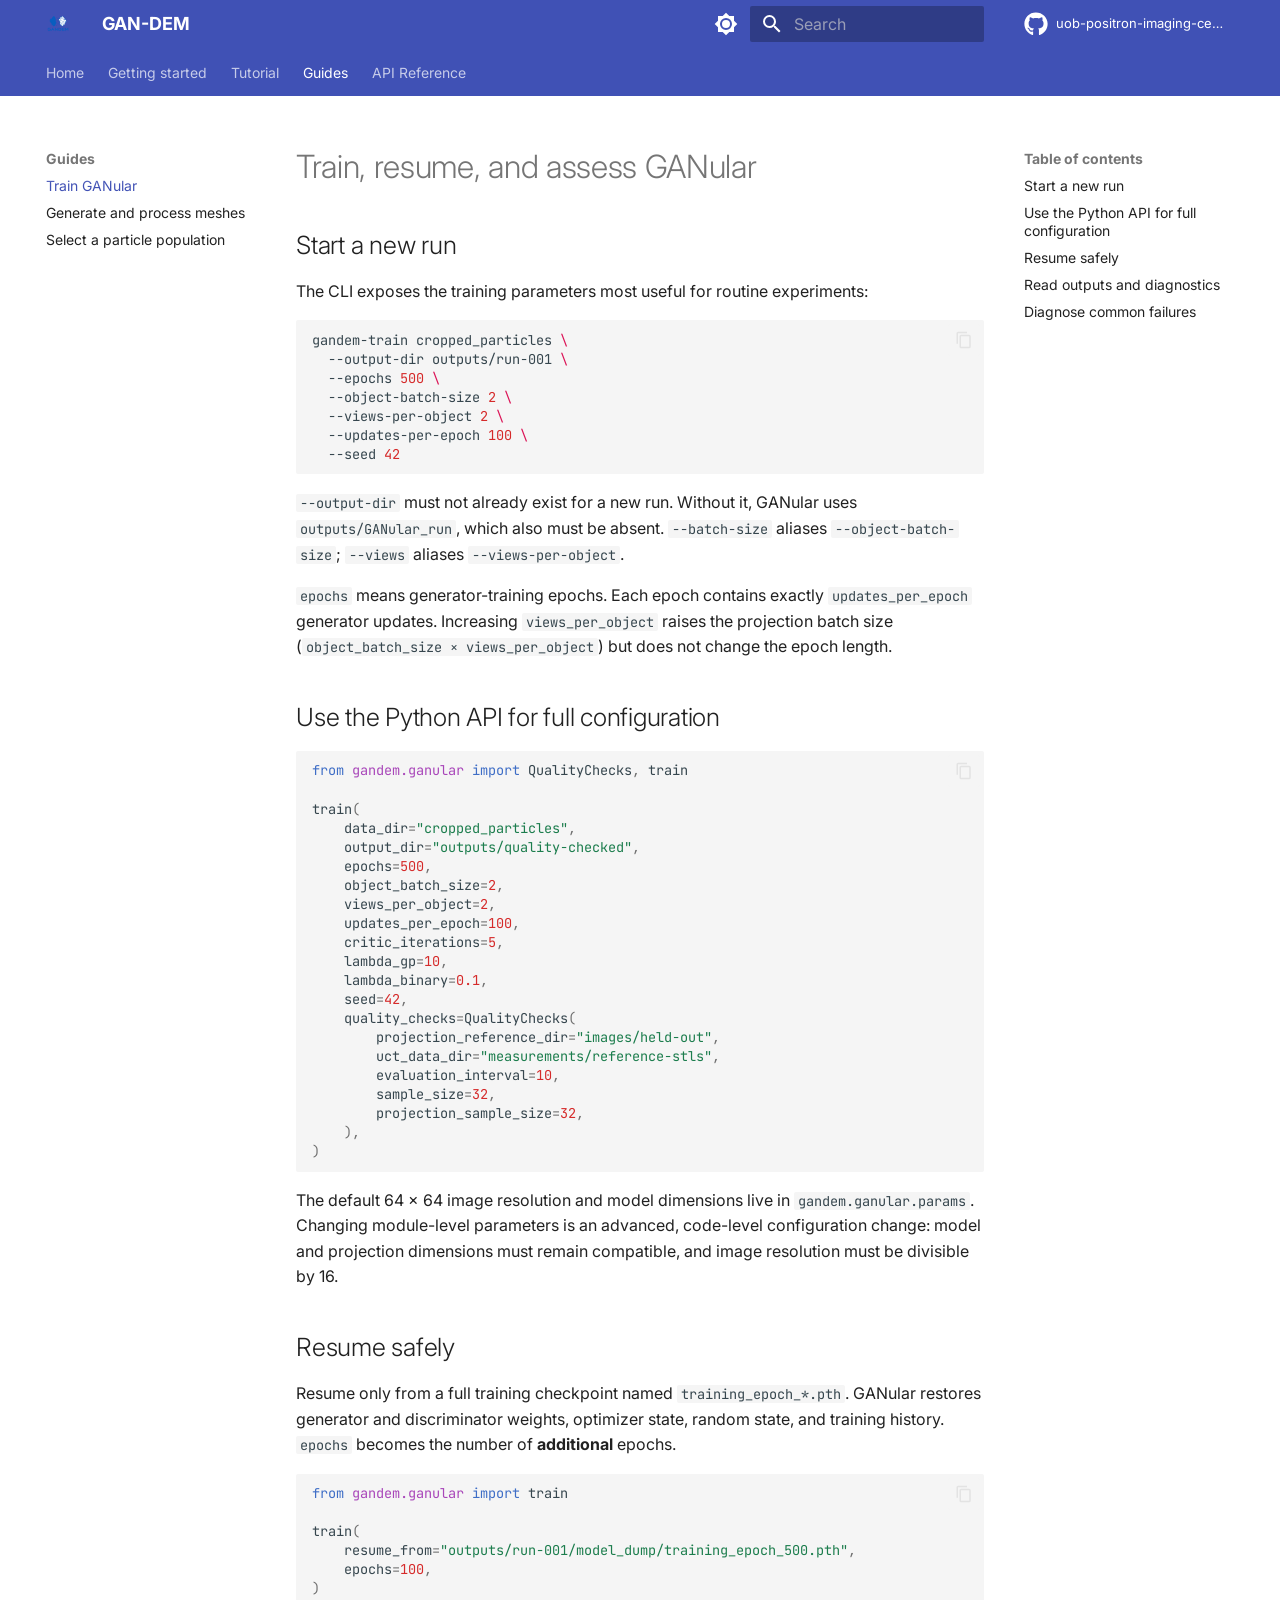
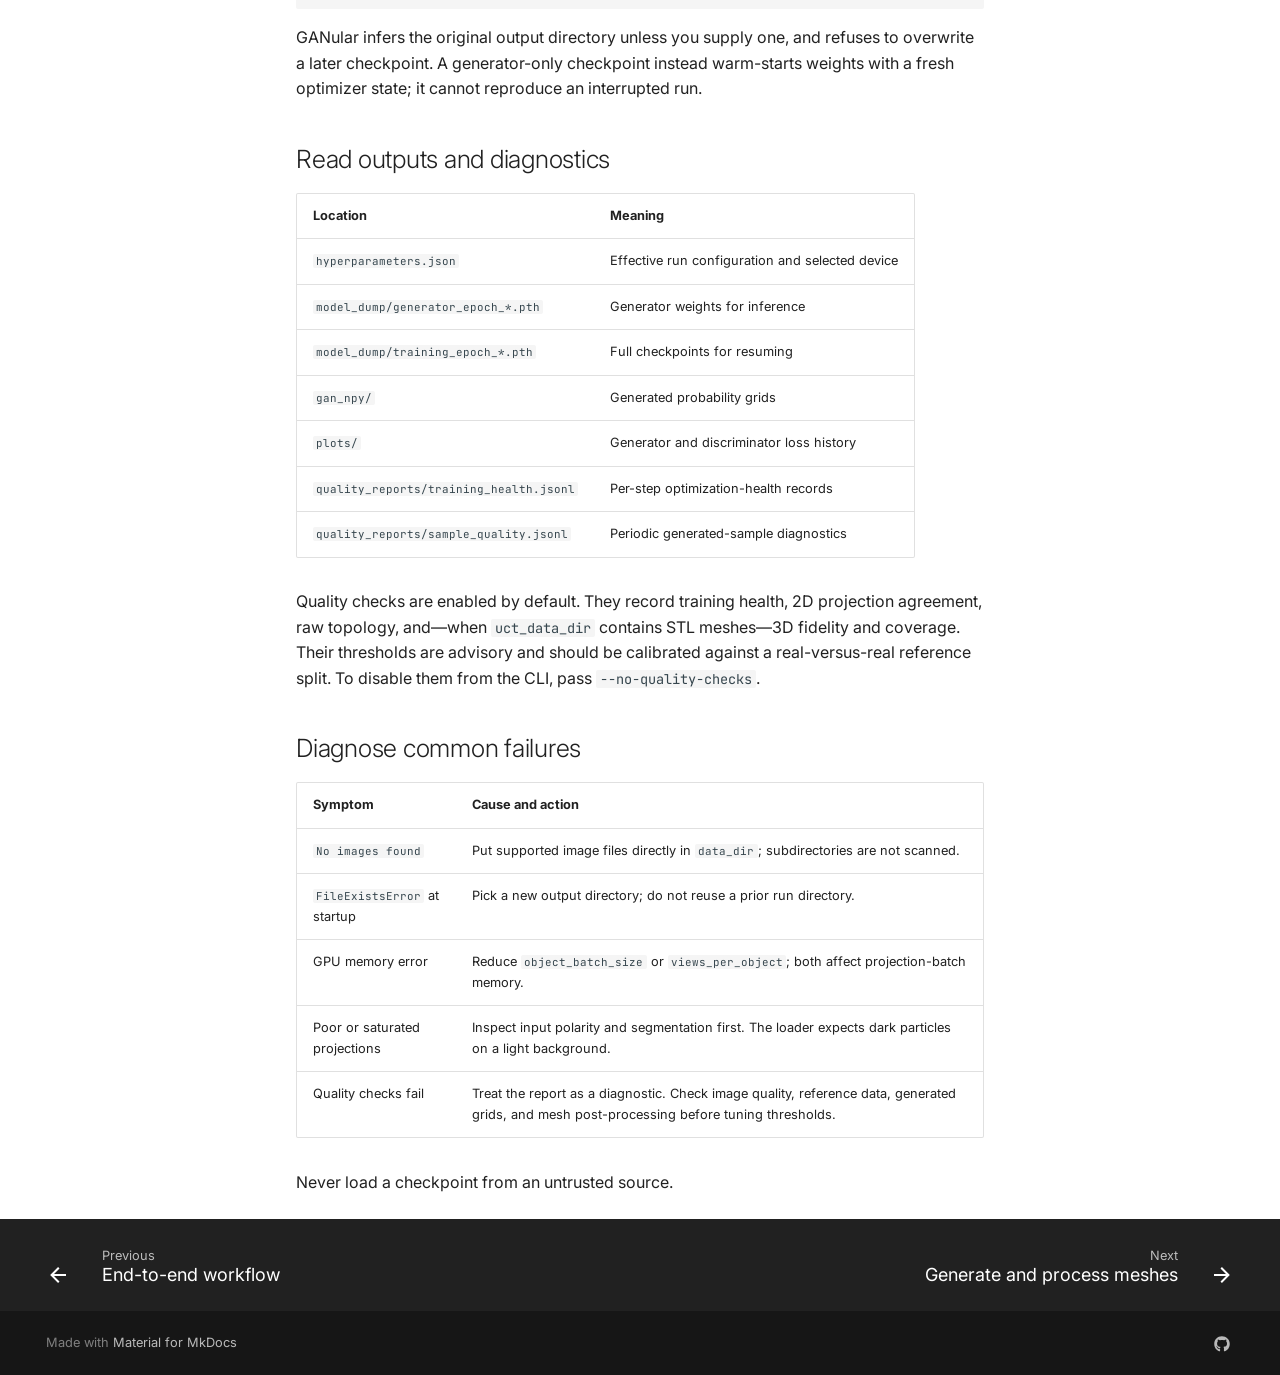
<file: guides/training/index.html>
<!doctype html>
<html lang="en" class="no-js">
  <head>
    
      <meta charset="utf-8">
      <meta name="viewport" content="width=device-width,initial-scale=1">
      
        <meta name="description" content="AI-based workflow for reconstruction of 2D projections to 3D particles for DEM simulation.">
      
      
        <meta name="author" content="Abhirup Roy">
      
      
      
        <link rel="prev" href="../../tutorials/end-to-end/">
      
      
        <link rel="next" href="../generate-and-process/">
      
      
        
      
      
      <link rel="icon" href="../../assets/logo.png">
      <meta name="generator" content="mkdocs-1.6.1, mkdocs-material-9.7.7">
    
    
      
        <title>Train GANular - GAN-DEM</title>
      
    
    
      <link rel="stylesheet" href="../../assets/stylesheets/main.ec1eaa64.min.css">
      
        
        <link rel="stylesheet" href="../../assets/stylesheets/palette.ab4e12ef.min.css">
      
      


    
    
      
    
    
      
        
        
        <link rel="preconnect" href="https://fonts.gstatic.com" crossorigin>
        <link rel="stylesheet" href="https://fonts.googleapis.com/css?family=Inter:300,300i,400,400i,700,700i%7CJetBrains+Mono:400,400i,700,700i&display=fallback">
        <style>:root{--md-text-font:"Inter";--md-code-font:"JetBrains Mono"}</style>
      
    
    
      <link rel="stylesheet" href="../../assets/_mkdocstrings.css">
    
      <link rel="stylesheet" href="../../stylesheets/extra.css">
    
    <script>__md_scope=new URL("../..",location),__md_hash=e=>[...e].reduce(((e,_)=>(e<<5)-e+_.charCodeAt(0)),0),__md_get=(e,_=localStorage,t=__md_scope)=>JSON.parse(_.getItem(t.pathname+"."+e)),__md_set=(e,_,t=localStorage,a=__md_scope)=>{try{t.setItem(a.pathname+"."+e,JSON.stringify(_))}catch(e){}}</script>
    
      

    
    
  </head>
  
  
    
    
      
    
    
    
    
    <body dir="ltr" data-md-color-scheme="default" data-md-color-primary="indigo" data-md-color-accent="amber">
  
    
    <input class="md-toggle" data-md-toggle="drawer" type="checkbox" id="__drawer" autocomplete="off">
    <input class="md-toggle" data-md-toggle="search" type="checkbox" id="__search" autocomplete="off">
    <label class="md-overlay" for="__drawer"></label>
    <div data-md-component="skip">
      
        
        <a href="#train-resume-and-assess-ganular" class="md-skip">
          Skip to content
        </a>
      
    </div>
    <div data-md-component="announce">
      
    </div>
    
    
      

<header class="md-header" data-md-component="header">
  <nav class="md-header__inner md-grid" aria-label="Header">
    <a href="../.." title="GAN-DEM" class="md-header__button md-logo" aria-label="GAN-DEM" data-md-component="logo">
      
  <img src="../../assets/logo.png" alt="logo">

    </a>
    <label class="md-header__button md-icon" for="__drawer">
      
      <svg xmlns="http://www.w3.org/2000/svg" viewBox="0 0 24 24"><path d="M3 6h18v2H3zm0 5h18v2H3zm0 5h18v2H3z"/></svg>
    </label>
    <div class="md-header__title" data-md-component="header-title">
      <div class="md-header__ellipsis">
        <div class="md-header__topic">
          <span class="md-ellipsis">
            GAN-DEM
          </span>
        </div>
        <div class="md-header__topic" data-md-component="header-topic">
          <span class="md-ellipsis">
            
              Train GANular
            
          </span>
        </div>
      </div>
    </div>
    
      
        <form class="md-header__option" data-md-component="palette">
  
    
    
    
    <input class="md-option" data-md-color-media="(prefers-color-scheme: light)" data-md-color-scheme="default" data-md-color-primary="indigo" data-md-color-accent="amber"  aria-label="Switch to dark mode"  type="radio" name="__palette" id="__palette_0">
    
      <label class="md-header__button md-icon" title="Switch to dark mode" for="__palette_1" hidden>
        <svg xmlns="http://www.w3.org/2000/svg" viewBox="0 0 24 24"><path d="M12 8a4 4 0 0 0-4 4 4 4 0 0 0 4 4 4 4 0 0 0 4-4 4 4 0 0 0-4-4m0 10a6 6 0 0 1-6-6 6 6 0 0 1 6-6 6 6 0 0 1 6 6 6 6 0 0 1-6 6m8-9.31V4h-4.69L12 .69 8.69 4H4v4.69L.69 12 4 15.31V20h4.69L12 23.31 15.31 20H20v-4.69L23.31 12z"/></svg>
      </label>
    
  
    
    
    
    <input class="md-option" data-md-color-media="(prefers-color-scheme: dark)" data-md-color-scheme="slate" data-md-color-primary="indigo" data-md-color-accent="amber"  aria-label="Switch to light mode"  type="radio" name="__palette" id="__palette_1">
    
      <label class="md-header__button md-icon" title="Switch to light mode" for="__palette_0" hidden>
        <svg xmlns="http://www.w3.org/2000/svg" viewBox="0 0 24 24"><path d="M12 18c-.89 0-1.74-.2-2.5-.55C11.56 16.5 13 14.42 13 12s-1.44-4.5-3.5-5.45C10.26 6.2 11.11 6 12 6a6 6 0 0 1 6 6 6 6 0 0 1-6 6m8-9.31V4h-4.69L12 .69 8.69 4H4v4.69L.69 12 4 15.31V20h4.69L12 23.31 15.31 20H20v-4.69L23.31 12z"/></svg>
      </label>
    
  
</form>
      
    
    
      <script>var palette=__md_get("__palette");if(palette&&palette.color){if("(prefers-color-scheme)"===palette.color.media){var media=matchMedia("(prefers-color-scheme: light)"),input=document.querySelector(media.matches?"[data-md-color-media='(prefers-color-scheme: light)']":"[data-md-color-media='(prefers-color-scheme: dark)']");palette.color.media=input.getAttribute("data-md-color-media"),palette.color.scheme=input.getAttribute("data-md-color-scheme"),palette.color.primary=input.getAttribute("data-md-color-primary"),palette.color.accent=input.getAttribute("data-md-color-accent")}for(var[key,value]of Object.entries(palette.color))document.body.setAttribute("data-md-color-"+key,value)}</script>
    
    
    
      
      
        <label class="md-header__button md-icon" for="__search">
          
          <svg xmlns="http://www.w3.org/2000/svg" viewBox="0 0 24 24"><path d="M9.5 3A6.5 6.5 0 0 1 16 9.5c0 1.61-.59 3.09-1.56 4.23l.27.27h.79l5 5-1.5 1.5-5-5v-.79l-.27-.27A6.52 6.52 0 0 1 9.5 16 6.5 6.5 0 0 1 3 9.5 6.5 6.5 0 0 1 9.5 3m0 2C7 5 5 7 5 9.5S7 14 9.5 14 14 12 14 9.5 12 5 9.5 5"/></svg>
        </label>
        <div class="md-search" data-md-component="search" role="dialog">
  <label class="md-search__overlay" for="__search"></label>
  <div class="md-search__inner" role="search">
    <form class="md-search__form" name="search">
      <input type="text" class="md-search__input" name="query" aria-label="Search" placeholder="Search" autocapitalize="off" autocorrect="off" autocomplete="off" spellcheck="false" data-md-component="search-query" required>
      <label class="md-search__icon md-icon" for="__search">
        
        <svg xmlns="http://www.w3.org/2000/svg" viewBox="0 0 24 24"><path d="M9.5 3A6.5 6.5 0 0 1 16 9.5c0 1.61-.59 3.09-1.56 4.23l.27.27h.79l5 5-1.5 1.5-5-5v-.79l-.27-.27A6.52 6.52 0 0 1 9.5 16 6.5 6.5 0 0 1 3 9.5 6.5 6.5 0 0 1 9.5 3m0 2C7 5 5 7 5 9.5S7 14 9.5 14 14 12 14 9.5 12 5 9.5 5"/></svg>
        
        <svg xmlns="http://www.w3.org/2000/svg" viewBox="0 0 24 24"><path d="M20 11v2H8l5.5 5.5-1.42 1.42L4.16 12l7.92-7.92L13.5 5.5 8 11z"/></svg>
      </label>
      <nav class="md-search__options" aria-label="Search">
        
        <button type="reset" class="md-search__icon md-icon" title="Clear" aria-label="Clear" tabindex="-1">
          
          <svg xmlns="http://www.w3.org/2000/svg" viewBox="0 0 24 24"><path d="M19 6.41 17.59 5 12 10.59 6.41 5 5 6.41 10.59 12 5 17.59 6.41 19 12 13.41 17.59 19 19 17.59 13.41 12z"/></svg>
        </button>
      </nav>
      
        <div class="md-search__suggest" data-md-component="search-suggest"></div>
      
    </form>
    <div class="md-search__output">
      <div class="md-search__scrollwrap" tabindex="0" data-md-scrollfix>
        <div class="md-search-result" data-md-component="search-result">
          <div class="md-search-result__meta">
            Initializing search
          </div>
          <ol class="md-search-result__list" role="presentation"></ol>
        </div>
      </div>
    </div>
  </div>
</div>
      
    
    
      <div class="md-header__source">
        <a href="https://github.com/uob-positron-imaging-centre/GANDEM" title="Go to repository" class="md-source" data-md-component="source">
  <div class="md-source__icon md-icon">
    
    <svg xmlns="http://www.w3.org/2000/svg" viewBox="0 0 512 512"><!--! Font Awesome Free 7.1.0 by @fontawesome - https://fontawesome.com License - https://fontawesome.com/license/free (Icons: CC BY 4.0, Fonts: SIL OFL 1.1, Code: MIT License) Copyright 2025 Fonticons, Inc.--><path d="M173.9 397.4c0 2-2.3 3.6-5.2 3.6-3.3.3-5.6-1.3-5.6-3.6 0-2 2.3-3.6 5.2-3.6 3-.3 5.6 1.3 5.6 3.6m-31.1-4.5c-.7 2 1.3 4.3 4.3 4.9 2.6 1 5.6 0 6.2-2s-1.3-4.3-4.3-5.2c-2.6-.7-5.5.3-6.2 2.3m44.2-1.7c-2.9.7-4.9 2.6-4.6 4.9.3 2 2.9 3.3 5.9 2.6 2.9-.7 4.9-2.6 4.6-4.6-.3-1.9-3-3.2-5.9-2.9M252.8 8C114.1 8 8 113.3 8 252c0 110.9 69.8 205.8 169.5 239.2 12.8 2.3 17.3-5.6 17.3-12.1 0-6.2-.3-40.4-.3-61.4 0 0-70 15-84.7-29.8 0 0-11.4-29.1-27.8-36.6 0 0-22.9-15.7 1.6-15.4 0 0 24.9 2 38.6 25.8 21.9 38.6 58.6 27.5 72.9 20.9 2.3-16 8.8-27.1 16-33.7-55.9-6.2-112.3-14.3-112.3-110.5 0-27.5 7.6-41.3 23.6-58.9-2.6-6.5-11.1-33.3 2.6-67.9 20.9-6.5 69 27 69 27 20-5.6 41.5-8.5 62.8-8.5s42.8 2.9 62.8 8.5c0 0 48.1-33.6 69-27 13.7 34.7 5.2 61.4 2.6 67.9 16 17.7 25.8 31.5 25.8 58.9 0 96.5-58.9 104.2-114.8 110.5 9.2 7.9 17 22.9 17 46.4 0 33.7-.3 75.4-.3 83.6 0 6.5 4.6 14.4 17.3 12.1C436.2 457.8 504 362.9 504 252 504 113.3 391.5 8 252.8 8M105.2 352.9c-1.3 1-1 3.3.7 5.2 1.6 1.6 3.9 2.3 5.2 1 1.3-1 1-3.3-.7-5.2-1.6-1.6-3.9-2.3-5.2-1m-10.8-8.1c-.7 1.3.3 2.9 2.3 3.9 1.6 1 3.6.7 4.3-.7.7-1.3-.3-2.9-2.3-3.9-2-.6-3.6-.3-4.3.7m32.4 35.6c-1.6 1.3-1 4.3 1.3 6.2 2.3 2.3 5.2 2.6 6.5 1 1.3-1.3.7-4.3-1.3-6.2-2.2-2.3-5.2-2.6-6.5-1m-11.4-14.7c-1.6 1-1.6 3.6 0 5.9s4.3 3.3 5.6 2.3c1.6-1.3 1.6-3.9 0-6.2-1.4-2.3-4-3.3-5.6-2"/></svg>
  </div>
  <div class="md-source__repository">
    uob-positron-imaging-centre/GANDEM
  </div>
</a>
      </div>
    
  </nav>
  
</header>
    
    <div class="md-container" data-md-component="container">
      
      
        
          
            
<nav class="md-tabs" aria-label="Tabs" data-md-component="tabs">
  <div class="md-grid">
    <ul class="md-tabs__list">
      
        
  
  
  
  
    <li class="md-tabs__item">
      <a href="../.." class="md-tabs__link">
        
  
  
    
  
  Home

      </a>
    </li>
  

      
        
  
  
  
  
    <li class="md-tabs__item">
      <a href="../../getting-started/" class="md-tabs__link">
        
  
  
    
  
  Getting started

      </a>
    </li>
  

      
        
  
  
  
  
    
    
      <li class="md-tabs__item">
        <a href="../../tutorials/end-to-end/" class="md-tabs__link">
          
  
  
  Tutorial

        </a>
      </li>
    
  

      
        
  
  
  
    
  
  
    
    
      <li class="md-tabs__item md-tabs__item--active">
        <a href="./" class="md-tabs__link">
          
  
  
  Guides

        </a>
      </li>
    
  

      
        
  
  
  
  
    
    
      <li class="md-tabs__item">
        <a href="../../reference/cli/" class="md-tabs__link">
          
  
  
  API Reference

        </a>
      </li>
    
  

      
    </ul>
  </div>
</nav>
          
        
      
      <main class="md-main" data-md-component="main">
        <div class="md-main__inner md-grid">
          
            
              
              <div class="md-sidebar md-sidebar--primary" data-md-component="sidebar" data-md-type="navigation" >
                <div class="md-sidebar__scrollwrap">
                  <div class="md-sidebar__inner">
                    


  


<nav class="md-nav md-nav--primary md-nav--lifted" aria-label="Navigation" data-md-level="0">
  <label class="md-nav__title" for="__drawer">
    <a href="../.." title="GAN-DEM" class="md-nav__button md-logo" aria-label="GAN-DEM" data-md-component="logo">
      
  <img src="../../assets/logo.png" alt="logo">

    </a>
    GAN-DEM
  </label>
  
    <div class="md-nav__source">
      <a href="https://github.com/uob-positron-imaging-centre/GANDEM" title="Go to repository" class="md-source" data-md-component="source">
  <div class="md-source__icon md-icon">
    
    <svg xmlns="http://www.w3.org/2000/svg" viewBox="0 0 512 512"><!--! Font Awesome Free 7.1.0 by @fontawesome - https://fontawesome.com License - https://fontawesome.com/license/free (Icons: CC BY 4.0, Fonts: SIL OFL 1.1, Code: MIT License) Copyright 2025 Fonticons, Inc.--><path d="M173.9 397.4c0 2-2.3 3.6-5.2 3.6-3.3.3-5.6-1.3-5.6-3.6 0-2 2.3-3.6 5.2-3.6 3-.3 5.6 1.3 5.6 3.6m-31.1-4.5c-.7 2 1.3 4.3 4.3 4.9 2.6 1 5.6 0 6.2-2s-1.3-4.3-4.3-5.2c-2.6-.7-5.5.3-6.2 2.3m44.2-1.7c-2.9.7-4.9 2.6-4.6 4.9.3 2 2.9 3.3 5.9 2.6 2.9-.7 4.9-2.6 4.6-4.6-.3-1.9-3-3.2-5.9-2.9M252.8 8C114.1 8 8 113.3 8 252c0 110.9 69.8 205.8 169.5 239.2 12.8 2.3 17.3-5.6 17.3-12.1 0-6.2-.3-40.4-.3-61.4 0 0-70 15-84.7-29.8 0 0-11.4-29.1-27.8-36.6 0 0-22.9-15.7 1.6-15.4 0 0 24.9 2 38.6 25.8 21.9 38.6 58.6 27.5 72.9 20.9 2.3-16 8.8-27.1 16-33.7-55.9-6.2-112.3-14.3-112.3-110.5 0-27.5 7.6-41.3 23.6-58.9-2.6-6.5-11.1-33.3 2.6-67.9 20.9-6.5 69 27 69 27 20-5.6 41.5-8.5 62.8-8.5s42.8 2.9 62.8 8.5c0 0 48.1-33.6 69-27 13.7 34.7 5.2 61.4 2.6 67.9 16 17.7 25.8 31.5 25.8 58.9 0 96.5-58.9 104.2-114.8 110.5 9.2 7.9 17 22.9 17 46.4 0 33.7-.3 75.4-.3 83.6 0 6.5 4.6 14.4 17.3 12.1C436.2 457.8 504 362.9 504 252 504 113.3 391.5 8 252.8 8M105.2 352.9c-1.3 1-1 3.3.7 5.2 1.6 1.6 3.9 2.3 5.2 1 1.3-1 1-3.3-.7-5.2-1.6-1.6-3.9-2.3-5.2-1m-10.8-8.1c-.7 1.3.3 2.9 2.3 3.9 1.6 1 3.6.7 4.3-.7.7-1.3-.3-2.9-2.3-3.9-2-.6-3.6-.3-4.3.7m32.4 35.6c-1.6 1.3-1 4.3 1.3 6.2 2.3 2.3 5.2 2.6 6.5 1 1.3-1.3.7-4.3-1.3-6.2-2.2-2.3-5.2-2.6-6.5-1m-11.4-14.7c-1.6 1-1.6 3.6 0 5.9s4.3 3.3 5.6 2.3c1.6-1.3 1.6-3.9 0-6.2-1.4-2.3-4-3.3-5.6-2"/></svg>
  </div>
  <div class="md-source__repository">
    uob-positron-imaging-centre/GANDEM
  </div>
</a>
    </div>
  
  <ul class="md-nav__list" data-md-scrollfix>
    
      
      
  
  
  
  
    <li class="md-nav__item">
      <a href="../.." class="md-nav__link">
        
  
  
  <span class="md-ellipsis">
    
  
    Home
  

    
  </span>
  
  

      </a>
    </li>
  

    
      
      
  
  
  
  
    <li class="md-nav__item">
      <a href="../../getting-started/" class="md-nav__link">
        
  
  
  <span class="md-ellipsis">
    
  
    Getting started
  

    
  </span>
  
  

      </a>
    </li>
  

    
      
      
  
  
  
  
    
    
    
    
      
      
        
      
    
    
    <li class="md-nav__item md-nav__item--nested">
      
        
        
          
        
        <input class="md-nav__toggle md-toggle md-toggle--indeterminate" type="checkbox" id="__nav_3" >
        
          
          <label class="md-nav__link" for="__nav_3" id="__nav_3_label" tabindex="0">
            
  
  
  <span class="md-ellipsis">
    
  
    Tutorial
  

    
  </span>
  
  

            <span class="md-nav__icon md-icon"></span>
          </label>
        
        <nav class="md-nav" data-md-level="1" aria-labelledby="__nav_3_label" aria-expanded="false">
          <label class="md-nav__title" for="__nav_3">
            <span class="md-nav__icon md-icon"></span>
            
  
    Tutorial
  

          </label>
          <ul class="md-nav__list" data-md-scrollfix>
            
              
                
  
  
  
  
    <li class="md-nav__item">
      <a href="../../tutorials/end-to-end/" class="md-nav__link">
        
  
  
  <span class="md-ellipsis">
    
  
    End-to-end workflow
  

    
  </span>
  
  

      </a>
    </li>
  

              
            
          </ul>
        </nav>
      
    </li>
  

    
      
      
  
  
    
  
  
  
    
    
    
    
      
        
        
      
      
        
      
    
    
    <li class="md-nav__item md-nav__item--active md-nav__item--section md-nav__item--nested">
      
        
        
        <input class="md-nav__toggle md-toggle " type="checkbox" id="__nav_4" checked>
        
          
          <label class="md-nav__link" for="__nav_4" id="__nav_4_label" tabindex="">
            
  
  
  <span class="md-ellipsis">
    
  
    Guides
  

    
  </span>
  
  

            <span class="md-nav__icon md-icon"></span>
          </label>
        
        <nav class="md-nav" data-md-level="1" aria-labelledby="__nav_4_label" aria-expanded="true">
          <label class="md-nav__title" for="__nav_4">
            <span class="md-nav__icon md-icon"></span>
            
  
    Guides
  

          </label>
          <ul class="md-nav__list" data-md-scrollfix>
            
              
                
  
  
    
  
  
  
    <li class="md-nav__item md-nav__item--active">
      
      <input class="md-nav__toggle md-toggle" type="checkbox" id="__toc">
      
      
        
      
      
        <label class="md-nav__link md-nav__link--active" for="__toc">
          
  
  
  <span class="md-ellipsis">
    
  
    Train GANular
  

    
  </span>
  
  

          <span class="md-nav__icon md-icon"></span>
        </label>
      
      <a href="./" class="md-nav__link md-nav__link--active">
        
  
  
  <span class="md-ellipsis">
    
  
    Train GANular
  

    
  </span>
  
  

      </a>
      
        

<nav class="md-nav md-nav--secondary" aria-label="Table of contents">
  
  
  
    
  
  
    <label class="md-nav__title" for="__toc">
      <span class="md-nav__icon md-icon"></span>
      Table of contents
    </label>
    <ul class="md-nav__list" data-md-component="toc" data-md-scrollfix>
      
        <li class="md-nav__item">
  <a href="#start-a-new-run" class="md-nav__link">
    <span class="md-ellipsis">
      
        Start a new run
      
    </span>
  </a>
  
</li>
      
        <li class="md-nav__item">
  <a href="#use-the-python-api-for-full-configuration" class="md-nav__link">
    <span class="md-ellipsis">
      
        Use the Python API for full configuration
      
    </span>
  </a>
  
</li>
      
        <li class="md-nav__item">
  <a href="#resume-safely" class="md-nav__link">
    <span class="md-ellipsis">
      
        Resume safely
      
    </span>
  </a>
  
</li>
      
        <li class="md-nav__item">
  <a href="#read-outputs-and-diagnostics" class="md-nav__link">
    <span class="md-ellipsis">
      
        Read outputs and diagnostics
      
    </span>
  </a>
  
</li>
      
        <li class="md-nav__item">
  <a href="#diagnose-common-failures" class="md-nav__link">
    <span class="md-ellipsis">
      
        Diagnose common failures
      
    </span>
  </a>
  
</li>
      
    </ul>
  
</nav>
      
    </li>
  

              
            
              
                
  
  
  
  
    <li class="md-nav__item">
      <a href="../generate-and-process/" class="md-nav__link">
        
  
  
  <span class="md-ellipsis">
    
  
    Generate and process meshes
  

    
  </span>
  
  

      </a>
    </li>
  

              
            
              
                
  
  
  
  
    <li class="md-nav__item">
      <a href="../select-population/" class="md-nav__link">
        
  
  
  <span class="md-ellipsis">
    
  
    Select a particle population
  

    
  </span>
  
  

      </a>
    </li>
  

              
            
          </ul>
        </nav>
      
    </li>
  

    
      
      
  
  
  
  
    
    
    
    
      
      
        
      
    
    
    <li class="md-nav__item md-nav__item--nested">
      
        
        
          
        
        <input class="md-nav__toggle md-toggle md-toggle--indeterminate" type="checkbox" id="__nav_5" >
        
          
          <label class="md-nav__link" for="__nav_5" id="__nav_5_label" tabindex="0">
            
  
  
  <span class="md-ellipsis">
    
  
    API Reference
  

    
  </span>
  
  

            <span class="md-nav__icon md-icon"></span>
          </label>
        
        <nav class="md-nav" data-md-level="1" aria-labelledby="__nav_5_label" aria-expanded="false">
          <label class="md-nav__title" for="__nav_5">
            <span class="md-nav__icon md-icon"></span>
            
  
    API Reference
  

          </label>
          <ul class="md-nav__list" data-md-scrollfix>
            
              
                
  
  
  
  
    <li class="md-nav__item">
      <a href="../../reference/cli/" class="md-nav__link">
        
  
  
  <span class="md-ellipsis">
    
  
    Command line
  

    
  </span>
  
  

      </a>
    </li>
  

              
            
              
                
  
  
  
  
    <li class="md-nav__item">
      <a href="../../reference/pre/" class="md-nav__link">
        
  
  
  <span class="md-ellipsis">
    
  
    Pre-processing
  

    
  </span>
  
  

      </a>
    </li>
  

              
            
              
                
  
  
  
  
    <li class="md-nav__item">
      <a href="../../reference/ganular/" class="md-nav__link">
        
  
  
  <span class="md-ellipsis">
    
  
    GANular
  

    
  </span>
  
  

      </a>
    </li>
  

              
            
              
                
  
  
  
  
    <li class="md-nav__item">
      <a href="../../reference/evopop/" class="md-nav__link">
        
  
  
  <span class="md-ellipsis">
    
  
    EvoPop
  

    
  </span>
  
  

      </a>
    </li>
  

              
            
              
                
  
  
  
  
    <li class="md-nav__item">
      <a href="../../reference/utilities/" class="md-nav__link">
        
  
  
  <span class="md-ellipsis">
    
  
    Supporting utilities
  

    
  </span>
  
  

      </a>
    </li>
  

              
            
          </ul>
        </nav>
      
    </li>
  

    
  </ul>
</nav>
                  </div>
                </div>
              </div>
            
            
              
              <div class="md-sidebar md-sidebar--secondary" data-md-component="sidebar" data-md-type="toc" >
                <div class="md-sidebar__scrollwrap">
                  <div class="md-sidebar__inner">
                    

<nav class="md-nav md-nav--secondary" aria-label="Table of contents">
  
  
  
    
  
  
    <label class="md-nav__title" for="__toc">
      <span class="md-nav__icon md-icon"></span>
      Table of contents
    </label>
    <ul class="md-nav__list" data-md-component="toc" data-md-scrollfix>
      
        <li class="md-nav__item">
  <a href="#start-a-new-run" class="md-nav__link">
    <span class="md-ellipsis">
      
        Start a new run
      
    </span>
  </a>
  
</li>
      
        <li class="md-nav__item">
  <a href="#use-the-python-api-for-full-configuration" class="md-nav__link">
    <span class="md-ellipsis">
      
        Use the Python API for full configuration
      
    </span>
  </a>
  
</li>
      
        <li class="md-nav__item">
  <a href="#resume-safely" class="md-nav__link">
    <span class="md-ellipsis">
      
        Resume safely
      
    </span>
  </a>
  
</li>
      
        <li class="md-nav__item">
  <a href="#read-outputs-and-diagnostics" class="md-nav__link">
    <span class="md-ellipsis">
      
        Read outputs and diagnostics
      
    </span>
  </a>
  
</li>
      
        <li class="md-nav__item">
  <a href="#diagnose-common-failures" class="md-nav__link">
    <span class="md-ellipsis">
      
        Diagnose common failures
      
    </span>
  </a>
  
</li>
      
    </ul>
  
</nav>
                  </div>
                </div>
              </div>
            
          
          
            <div class="md-content" data-md-component="content">
              
              <article class="md-content__inner md-typeset">
                
                  


  
  


<h1 id="train-resume-and-assess-ganular">Train, resume, and assess GANular<a class="headerlink" href="#train-resume-and-assess-ganular" title="Permanent link">&para;</a></h1>
<h2 id="start-a-new-run">Start a new run<a class="headerlink" href="#start-a-new-run" title="Permanent link">&para;</a></h2>
<p>The CLI exposes the training parameters most useful for routine experiments:</p>
<div class="language-bash highlight"><pre><span></span><code><span id="__span-0-1"><a id="__codelineno-0-1" name="__codelineno-0-1" href="#__codelineno-0-1"></a>gandem-train<span class="w"> </span>cropped_particles<span class="w"> </span><span class="se">\</span>
</span><span id="__span-0-2"><a id="__codelineno-0-2" name="__codelineno-0-2" href="#__codelineno-0-2"></a><span class="w">  </span>--output-dir<span class="w"> </span>outputs/run-001<span class="w"> </span><span class="se">\</span>
</span><span id="__span-0-3"><a id="__codelineno-0-3" name="__codelineno-0-3" href="#__codelineno-0-3"></a><span class="w">  </span>--epochs<span class="w"> </span><span class="m">500</span><span class="w"> </span><span class="se">\</span>
</span><span id="__span-0-4"><a id="__codelineno-0-4" name="__codelineno-0-4" href="#__codelineno-0-4"></a><span class="w">  </span>--object-batch-size<span class="w"> </span><span class="m">2</span><span class="w"> </span><span class="se">\</span>
</span><span id="__span-0-5"><a id="__codelineno-0-5" name="__codelineno-0-5" href="#__codelineno-0-5"></a><span class="w">  </span>--views-per-object<span class="w"> </span><span class="m">2</span><span class="w"> </span><span class="se">\</span>
</span><span id="__span-0-6"><a id="__codelineno-0-6" name="__codelineno-0-6" href="#__codelineno-0-6"></a><span class="w">  </span>--updates-per-epoch<span class="w"> </span><span class="m">100</span><span class="w"> </span><span class="se">\</span>
</span><span id="__span-0-7"><a id="__codelineno-0-7" name="__codelineno-0-7" href="#__codelineno-0-7"></a><span class="w">  </span>--seed<span class="w"> </span><span class="m">42</span>
</span></code></pre></div>
<p><code>--output-dir</code> must not already exist for a new run. Without it, GANular uses
<code>outputs/GANular_run</code>, which also must be absent. <code>--batch-size</code> aliases
<code>--object-batch-size</code>; <code>--views</code> aliases <code>--views-per-object</code>.</p>
<p><code>epochs</code> means generator-training epochs. Each epoch contains exactly
<code>updates_per_epoch</code> generator updates. Increasing <code>views_per_object</code> raises the
projection batch size (<code>object_batch_size × views_per_object</code>) but does not
change the epoch length.</p>
<h2 id="use-the-python-api-for-full-configuration">Use the Python API for full configuration<a class="headerlink" href="#use-the-python-api-for-full-configuration" title="Permanent link">&para;</a></h2>
<div class="language-python highlight"><pre><span></span><code><span id="__span-1-1"><a id="__codelineno-1-1" name="__codelineno-1-1" href="#__codelineno-1-1"></a><span class="kn">from</span><span class="w"> </span><span class="nn">gandem.ganular</span><span class="w"> </span><span class="kn">import</span> <span class="n">QualityChecks</span><span class="p">,</span> <span class="n">train</span>
</span><span id="__span-1-2"><a id="__codelineno-1-2" name="__codelineno-1-2" href="#__codelineno-1-2"></a>
</span><span id="__span-1-3"><a id="__codelineno-1-3" name="__codelineno-1-3" href="#__codelineno-1-3"></a><span class="n">train</span><span class="p">(</span>
</span><span id="__span-1-4"><a id="__codelineno-1-4" name="__codelineno-1-4" href="#__codelineno-1-4"></a>    <span class="n">data_dir</span><span class="o">=</span><span class="s2">"cropped_particles"</span><span class="p">,</span>
</span><span id="__span-1-5"><a id="__codelineno-1-5" name="__codelineno-1-5" href="#__codelineno-1-5"></a>    <span class="n">output_dir</span><span class="o">=</span><span class="s2">"outputs/quality-checked"</span><span class="p">,</span>
</span><span id="__span-1-6"><a id="__codelineno-1-6" name="__codelineno-1-6" href="#__codelineno-1-6"></a>    <span class="n">epochs</span><span class="o">=</span><span class="mi">500</span><span class="p">,</span>
</span><span id="__span-1-7"><a id="__codelineno-1-7" name="__codelineno-1-7" href="#__codelineno-1-7"></a>    <span class="n">object_batch_size</span><span class="o">=</span><span class="mi">2</span><span class="p">,</span>
</span><span id="__span-1-8"><a id="__codelineno-1-8" name="__codelineno-1-8" href="#__codelineno-1-8"></a>    <span class="n">views_per_object</span><span class="o">=</span><span class="mi">2</span><span class="p">,</span>
</span><span id="__span-1-9"><a id="__codelineno-1-9" name="__codelineno-1-9" href="#__codelineno-1-9"></a>    <span class="n">updates_per_epoch</span><span class="o">=</span><span class="mi">100</span><span class="p">,</span>
</span><span id="__span-1-10"><a id="__codelineno-1-10" name="__codelineno-1-10" href="#__codelineno-1-10"></a>    <span class="n">critic_iterations</span><span class="o">=</span><span class="mi">5</span><span class="p">,</span>
</span><span id="__span-1-11"><a id="__codelineno-1-11" name="__codelineno-1-11" href="#__codelineno-1-11"></a>    <span class="n">lambda_gp</span><span class="o">=</span><span class="mi">10</span><span class="p">,</span>
</span><span id="__span-1-12"><a id="__codelineno-1-12" name="__codelineno-1-12" href="#__codelineno-1-12"></a>    <span class="n">lambda_binary</span><span class="o">=</span><span class="mf">0.1</span><span class="p">,</span>
</span><span id="__span-1-13"><a id="__codelineno-1-13" name="__codelineno-1-13" href="#__codelineno-1-13"></a>    <span class="n">seed</span><span class="o">=</span><span class="mi">42</span><span class="p">,</span>
</span><span id="__span-1-14"><a id="__codelineno-1-14" name="__codelineno-1-14" href="#__codelineno-1-14"></a>    <span class="n">quality_checks</span><span class="o">=</span><span class="n">QualityChecks</span><span class="p">(</span>
</span><span id="__span-1-15"><a id="__codelineno-1-15" name="__codelineno-1-15" href="#__codelineno-1-15"></a>        <span class="n">projection_reference_dir</span><span class="o">=</span><span class="s2">"images/held-out"</span><span class="p">,</span>
</span><span id="__span-1-16"><a id="__codelineno-1-16" name="__codelineno-1-16" href="#__codelineno-1-16"></a>        <span class="n">uct_data_dir</span><span class="o">=</span><span class="s2">"measurements/reference-stls"</span><span class="p">,</span>
</span><span id="__span-1-17"><a id="__codelineno-1-17" name="__codelineno-1-17" href="#__codelineno-1-17"></a>        <span class="n">evaluation_interval</span><span class="o">=</span><span class="mi">10</span><span class="p">,</span>
</span><span id="__span-1-18"><a id="__codelineno-1-18" name="__codelineno-1-18" href="#__codelineno-1-18"></a>        <span class="n">sample_size</span><span class="o">=</span><span class="mi">32</span><span class="p">,</span>
</span><span id="__span-1-19"><a id="__codelineno-1-19" name="__codelineno-1-19" href="#__codelineno-1-19"></a>        <span class="n">projection_sample_size</span><span class="o">=</span><span class="mi">32</span><span class="p">,</span>
</span><span id="__span-1-20"><a id="__codelineno-1-20" name="__codelineno-1-20" href="#__codelineno-1-20"></a>    <span class="p">),</span>
</span><span id="__span-1-21"><a id="__codelineno-1-21" name="__codelineno-1-21" href="#__codelineno-1-21"></a><span class="p">)</span>
</span></code></pre></div>
<p>The default 64 × 64 image resolution and model dimensions live in
<code>gandem.ganular.params</code>. Changing module-level parameters is an advanced,
code-level configuration change: model and projection dimensions must remain
compatible, and image resolution must be divisible by 16.</p>
<h2 id="resume-safely">Resume safely<a class="headerlink" href="#resume-safely" title="Permanent link">&para;</a></h2>
<p>Resume only from a full training checkpoint named <code>training_epoch_*.pth</code>.
GANular restores generator and discriminator weights, optimizer state, random
state, and training history. <code>epochs</code> becomes the number of <strong>additional</strong>
epochs.</p>
<div class="language-python highlight"><pre><span></span><code><span id="__span-2-1"><a id="__codelineno-2-1" name="__codelineno-2-1" href="#__codelineno-2-1"></a><span class="kn">from</span><span class="w"> </span><span class="nn">gandem.ganular</span><span class="w"> </span><span class="kn">import</span> <span class="n">train</span>
</span><span id="__span-2-2"><a id="__codelineno-2-2" name="__codelineno-2-2" href="#__codelineno-2-2"></a>
</span><span id="__span-2-3"><a id="__codelineno-2-3" name="__codelineno-2-3" href="#__codelineno-2-3"></a><span class="n">train</span><span class="p">(</span>
</span><span id="__span-2-4"><a id="__codelineno-2-4" name="__codelineno-2-4" href="#__codelineno-2-4"></a>    <span class="n">resume_from</span><span class="o">=</span><span class="s2">"outputs/run-001/model_dump/training_epoch_500.pth"</span><span class="p">,</span>
</span><span id="__span-2-5"><a id="__codelineno-2-5" name="__codelineno-2-5" href="#__codelineno-2-5"></a>    <span class="n">epochs</span><span class="o">=</span><span class="mi">100</span><span class="p">,</span>
</span><span id="__span-2-6"><a id="__codelineno-2-6" name="__codelineno-2-6" href="#__codelineno-2-6"></a><span class="p">)</span>
</span></code></pre></div>
<p>GANular infers the original output directory unless you supply one, and refuses
to overwrite a later checkpoint. A generator-only checkpoint instead warm-starts
weights with a fresh optimizer state; it cannot reproduce an interrupted run.</p>
<h2 id="read-outputs-and-diagnostics">Read outputs and diagnostics<a class="headerlink" href="#read-outputs-and-diagnostics" title="Permanent link">&para;</a></h2>
<table>
<thead>
<tr>
<th>Location</th>
<th>Meaning</th>
</tr>
</thead>
<tbody>
<tr>
<td><code>hyperparameters.json</code></td>
<td>Effective run configuration and selected device</td>
</tr>
<tr>
<td><code>model_dump/generator_epoch_*.pth</code></td>
<td>Generator weights for inference</td>
</tr>
<tr>
<td><code>model_dump/training_epoch_*.pth</code></td>
<td>Full checkpoints for resuming</td>
</tr>
<tr>
<td><code>gan_npy/</code></td>
<td>Generated probability grids</td>
</tr>
<tr>
<td><code>plots/</code></td>
<td>Generator and discriminator loss history</td>
</tr>
<tr>
<td><code>quality_reports/training_health.jsonl</code></td>
<td>Per-step optimization-health records</td>
</tr>
<tr>
<td><code>quality_reports/sample_quality.jsonl</code></td>
<td>Periodic generated-sample diagnostics</td>
</tr>
</tbody>
</table>
<p>Quality checks are enabled by default. They record training health, 2D
projection agreement, raw topology, and—when <code>uct_data_dir</code> contains STL
meshes—3D fidelity and coverage. Their thresholds are advisory and should be
calibrated against a real-versus-real reference split. To disable them from the
CLI, pass <code>--no-quality-checks</code>.</p>
<h2 id="diagnose-common-failures">Diagnose common failures<a class="headerlink" href="#diagnose-common-failures" title="Permanent link">&para;</a></h2>
<table>
<thead>
<tr>
<th>Symptom</th>
<th>Cause and action</th>
</tr>
</thead>
<tbody>
<tr>
<td><code>No images found</code></td>
<td>Put supported image files directly in <code>data_dir</code>; subdirectories are not scanned.</td>
</tr>
<tr>
<td><code>FileExistsError</code> at startup</td>
<td>Pick a new output directory; do not reuse a prior run directory.</td>
</tr>
<tr>
<td>GPU memory error</td>
<td>Reduce <code>object_batch_size</code> or <code>views_per_object</code>; both affect projection-batch memory.</td>
</tr>
<tr>
<td>Poor or saturated projections</td>
<td>Inspect input polarity and segmentation first. The loader expects dark particles on a light background.</td>
</tr>
<tr>
<td>Quality checks fail</td>
<td>Treat the report as a diagnostic. Check image quality, reference data, generated grids, and mesh post-processing before tuning thresholds.</td>
</tr>
</tbody>
</table>
<p>Never load a checkpoint from an untrusted source.</p>












                
              </article>
            </div>
          
          
<script>var target=document.getElementById(location.hash.slice(1));target&&target.name&&(target.checked=target.name.startsWith("__tabbed_"))</script>
        </div>
        
          <button type="button" class="md-top md-icon" data-md-component="top" hidden>
  
  <svg xmlns="http://www.w3.org/2000/svg" viewBox="0 0 24 24"><path d="M13 20h-2V8l-5.5 5.5-1.42-1.42L12 4.16l7.92 7.92-1.42 1.42L13 8z"/></svg>
  Back to top
</button>
        
      </main>
      
        <footer class="md-footer">
  
    
      
      <nav class="md-footer__inner md-grid" aria-label="Footer" >
        
          
          <a href="../../tutorials/end-to-end/" class="md-footer__link md-footer__link--prev" aria-label="Previous: End-to-end workflow">
            <div class="md-footer__button md-icon">
              
              <svg xmlns="http://www.w3.org/2000/svg" viewBox="0 0 24 24"><path d="M20 11v2H8l5.5 5.5-1.42 1.42L4.16 12l7.92-7.92L13.5 5.5 8 11z"/></svg>
            </div>
            <div class="md-footer__title">
              <span class="md-footer__direction">
                Previous
              </span>
              <div class="md-ellipsis">
                End-to-end workflow
              </div>
            </div>
          </a>
        
        
          
          <a href="../generate-and-process/" class="md-footer__link md-footer__link--next" aria-label="Next: Generate and process meshes">
            <div class="md-footer__title">
              <span class="md-footer__direction">
                Next
              </span>
              <div class="md-ellipsis">
                Generate and process meshes
              </div>
            </div>
            <div class="md-footer__button md-icon">
              
              <svg xmlns="http://www.w3.org/2000/svg" viewBox="0 0 24 24"><path d="M4 11v2h12l-5.5 5.5 1.42 1.42L19.84 12l-7.92-7.92L10.5 5.5 16 11z"/></svg>
            </div>
          </a>
        
      </nav>
    
  
  <div class="md-footer-meta md-typeset">
    <div class="md-footer-meta__inner md-grid">
      <div class="md-copyright">
  
  
    Made with
    <a href="https://squidfunk.github.io/mkdocs-material/" target="_blank" rel="noopener">
      Material for MkDocs
    </a>
  
</div>
      
        
<div class="md-social">
  
    
    
    
    
      
      
    
    <a href="https://github.com/uob-positron-imaging-centre/GANDEM" target="_blank" rel="noopener" title="github.com" class="md-social__link">
      <svg xmlns="http://www.w3.org/2000/svg" viewBox="0 0 512 512"><!--! Font Awesome Free 7.1.0 by @fontawesome - https://fontawesome.com License - https://fontawesome.com/license/free (Icons: CC BY 4.0, Fonts: SIL OFL 1.1, Code: MIT License) Copyright 2025 Fonticons, Inc.--><path d="M173.9 397.4c0 2-2.3 3.6-5.2 3.6-3.3.3-5.6-1.3-5.6-3.6 0-2 2.3-3.6 5.2-3.6 3-.3 5.6 1.3 5.6 3.6m-31.1-4.5c-.7 2 1.3 4.3 4.3 4.9 2.6 1 5.6 0 6.2-2s-1.3-4.3-4.3-5.2c-2.6-.7-5.5.3-6.2 2.3m44.2-1.7c-2.9.7-4.9 2.6-4.6 4.9.3 2 2.9 3.3 5.9 2.6 2.9-.7 4.9-2.6 4.6-4.6-.3-1.9-3-3.2-5.9-2.9M252.8 8C114.1 8 8 113.3 8 252c0 110.9 69.8 205.8 169.5 239.2 12.8 2.3 17.3-5.6 17.3-12.1 0-6.2-.3-40.4-.3-61.4 0 0-70 15-84.7-29.8 0 0-11.4-29.1-27.8-36.6 0 0-22.9-15.7 1.6-15.4 0 0 24.9 2 38.6 25.8 21.9 38.6 58.6 27.5 72.9 20.9 2.3-16 8.8-27.1 16-33.7-55.9-6.2-112.3-14.3-112.3-110.5 0-27.5 7.6-41.3 23.6-58.9-2.6-6.5-11.1-33.3 2.6-67.9 20.9-6.5 69 27 69 27 20-5.6 41.5-8.5 62.8-8.5s42.8 2.9 62.8 8.5c0 0 48.1-33.6 69-27 13.7 34.7 5.2 61.4 2.6 67.9 16 17.7 25.8 31.5 25.8 58.9 0 96.5-58.9 104.2-114.8 110.5 9.2 7.9 17 22.9 17 46.4 0 33.7-.3 75.4-.3 83.6 0 6.5 4.6 14.4 17.3 12.1C436.2 457.8 504 362.9 504 252 504 113.3 391.5 8 252.8 8M105.2 352.9c-1.3 1-1 3.3.7 5.2 1.6 1.6 3.9 2.3 5.2 1 1.3-1 1-3.3-.7-5.2-1.6-1.6-3.9-2.3-5.2-1m-10.8-8.1c-.7 1.3.3 2.9 2.3 3.9 1.6 1 3.6.7 4.3-.7.7-1.3-.3-2.9-2.3-3.9-2-.6-3.6-.3-4.3.7m32.4 35.6c-1.6 1.3-1 4.3 1.3 6.2 2.3 2.3 5.2 2.6 6.5 1 1.3-1.3.7-4.3-1.3-6.2-2.2-2.3-5.2-2.6-6.5-1m-11.4-14.7c-1.6 1-1.6 3.6 0 5.9s4.3 3.3 5.6 2.3c1.6-1.3 1.6-3.9 0-6.2-1.4-2.3-4-3.3-5.6-2"/></svg>
    </a>
  
</div>
      
    </div>
  </div>
</footer>
      
    </div>
    <div class="md-dialog" data-md-component="dialog">
      <div class="md-dialog__inner md-typeset"></div>
    </div>
    
    
    
      
      
      <script id="__config" type="application/json">{"annotate": null, "base": "../..", "features": ["navigation.tabs", "navigation.sections", "navigation.expand", "navigation.top", "navigation.footer", "search.suggest", "search.highlight", "content.code.copy", "content.code.annotate", "toc.follow"], "search": "../../assets/javascripts/workers/search.2c215733.min.js", "tags": null, "translations": {"clipboard.copied": "Copied to clipboard", "clipboard.copy": "Copy to clipboard", "search.result.more.one": "1 more on this page", "search.result.more.other": "# more on this page", "search.result.none": "No matching documents", "search.result.one": "1 matching document", "search.result.other": "# matching documents", "search.result.placeholder": "Type to start searching", "search.result.term.missing": "Missing", "select.version": "Select version"}, "version": null}</script>
    
    
      <script src="../../assets/javascripts/bundle.d7400e89.min.js"></script>
      
    
  </body>
</html>
</file>
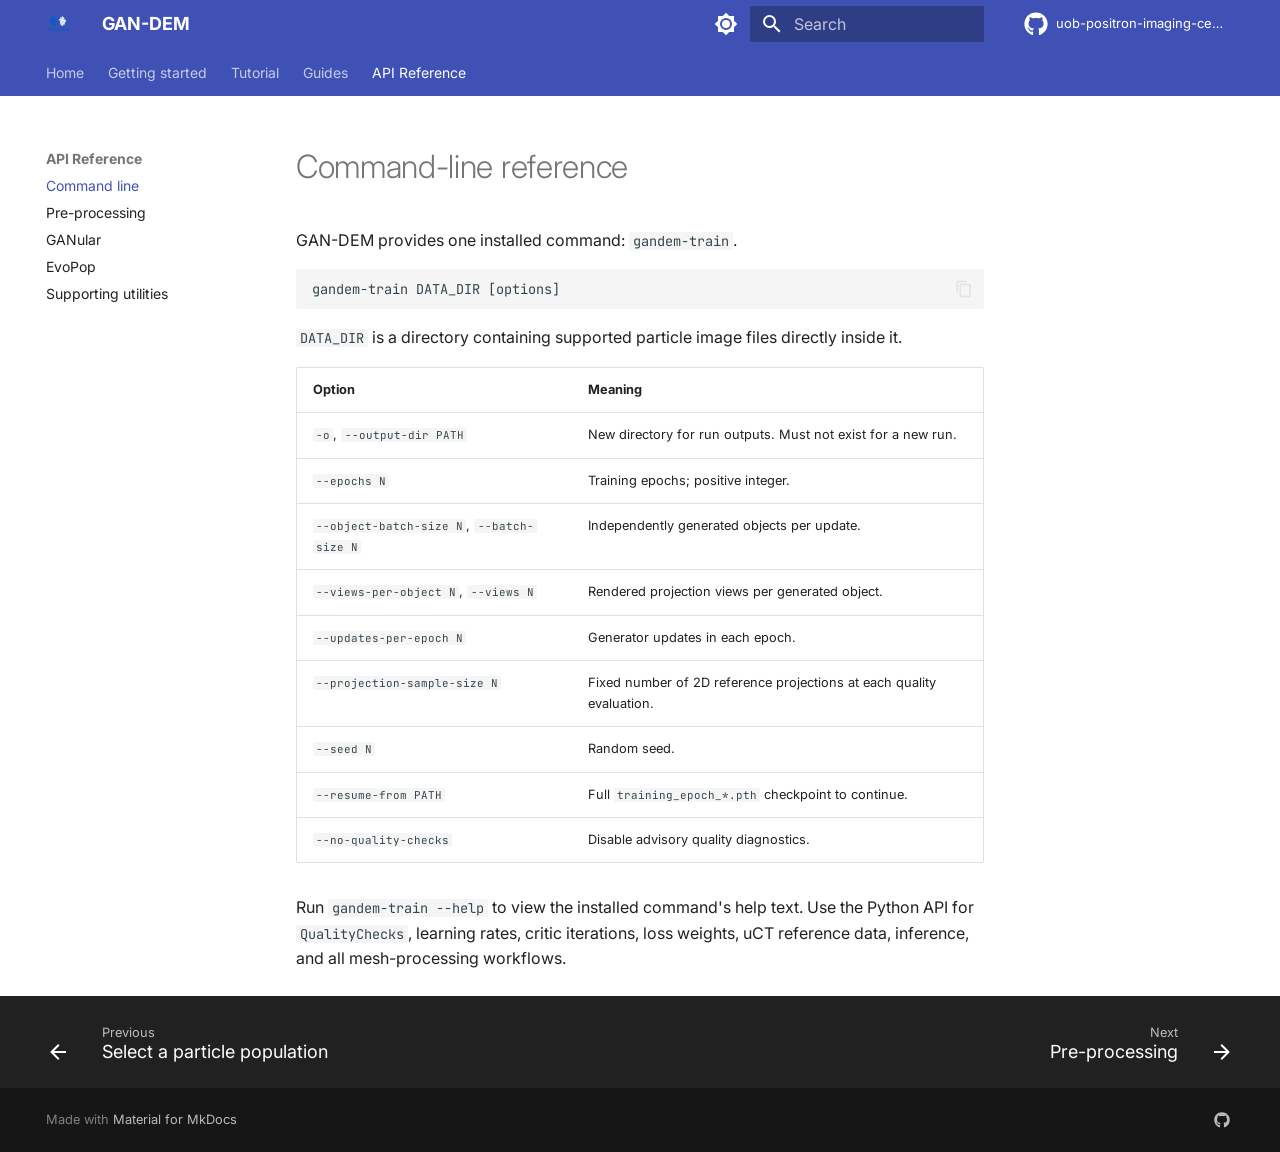
<file: reference/cli/index.html>
<!doctype html>
<html lang="en" class="no-js">
  <head>
    
      <meta charset="utf-8">
      <meta name="viewport" content="width=device-width,initial-scale=1">
      
        <meta name="description" content="AI-based workflow for reconstruction of 2D projections to 3D particles for DEM simulation.">
      
      
        <meta name="author" content="Abhirup Roy">
      
      
      
        <link rel="prev" href="../../guides/select-population/">
      
      
        <link rel="next" href="../pre/">
      
      
        
      
      
      <link rel="icon" href="../../assets/logo.png">
      <meta name="generator" content="mkdocs-1.6.1, mkdocs-material-9.7.7">
    
    
      
        <title>Command line - GAN-DEM</title>
      
    
    
      <link rel="stylesheet" href="../../assets/stylesheets/main.ec1eaa64.min.css">
      
        
        <link rel="stylesheet" href="../../assets/stylesheets/palette.ab4e12ef.min.css">
      
      


    
    
      
    
    
      
        
        
        <link rel="preconnect" href="https://fonts.gstatic.com" crossorigin>
        <link rel="stylesheet" href="https://fonts.googleapis.com/css?family=Inter:300,300i,400,400i,700,700i%7CJetBrains+Mono:400,400i,700,700i&display=fallback">
        <style>:root{--md-text-font:"Inter";--md-code-font:"JetBrains Mono"}</style>
      
    
    
      <link rel="stylesheet" href="../../assets/_mkdocstrings.css">
    
      <link rel="stylesheet" href="../../stylesheets/extra.css">
    
    <script>__md_scope=new URL("../..",location),__md_hash=e=>[...e].reduce(((e,_)=>(e<<5)-e+_.charCodeAt(0)),0),__md_get=(e,_=localStorage,t=__md_scope)=>JSON.parse(_.getItem(t.pathname+"."+e)),__md_set=(e,_,t=localStorage,a=__md_scope)=>{try{t.setItem(a.pathname+"."+e,JSON.stringify(_))}catch(e){}}</script>
    
      

    
    
  </head>
  
  
    
    
      
    
    
    
    
    <body dir="ltr" data-md-color-scheme="default" data-md-color-primary="indigo" data-md-color-accent="amber">
  
    
    <input class="md-toggle" data-md-toggle="drawer" type="checkbox" id="__drawer" autocomplete="off">
    <input class="md-toggle" data-md-toggle="search" type="checkbox" id="__search" autocomplete="off">
    <label class="md-overlay" for="__drawer"></label>
    <div data-md-component="skip">
      
        
        <a href="#command-line-reference" class="md-skip">
          Skip to content
        </a>
      
    </div>
    <div data-md-component="announce">
      
    </div>
    
    
      

<header class="md-header" data-md-component="header">
  <nav class="md-header__inner md-grid" aria-label="Header">
    <a href="../.." title="GAN-DEM" class="md-header__button md-logo" aria-label="GAN-DEM" data-md-component="logo">
      
  <img src="../../assets/logo.png" alt="logo">

    </a>
    <label class="md-header__button md-icon" for="__drawer">
      
      <svg xmlns="http://www.w3.org/2000/svg" viewBox="0 0 24 24"><path d="M3 6h18v2H3zm0 5h18v2H3zm0 5h18v2H3z"/></svg>
    </label>
    <div class="md-header__title" data-md-component="header-title">
      <div class="md-header__ellipsis">
        <div class="md-header__topic">
          <span class="md-ellipsis">
            GAN-DEM
          </span>
        </div>
        <div class="md-header__topic" data-md-component="header-topic">
          <span class="md-ellipsis">
            
              Command line
            
          </span>
        </div>
      </div>
    </div>
    
      
        <form class="md-header__option" data-md-component="palette">
  
    
    
    
    <input class="md-option" data-md-color-media="(prefers-color-scheme: light)" data-md-color-scheme="default" data-md-color-primary="indigo" data-md-color-accent="amber"  aria-label="Switch to dark mode"  type="radio" name="__palette" id="__palette_0">
    
      <label class="md-header__button md-icon" title="Switch to dark mode" for="__palette_1" hidden>
        <svg xmlns="http://www.w3.org/2000/svg" viewBox="0 0 24 24"><path d="M12 8a4 4 0 0 0-4 4 4 4 0 0 0 4 4 4 4 0 0 0 4-4 4 4 0 0 0-4-4m0 10a6 6 0 0 1-6-6 6 6 0 0 1 6-6 6 6 0 0 1 6 6 6 6 0 0 1-6 6m8-9.31V4h-4.69L12 .69 8.69 4H4v4.69L.69 12 4 15.31V20h4.69L12 23.31 15.31 20H20v-4.69L23.31 12z"/></svg>
      </label>
    
  
    
    
    
    <input class="md-option" data-md-color-media="(prefers-color-scheme: dark)" data-md-color-scheme="slate" data-md-color-primary="indigo" data-md-color-accent="amber"  aria-label="Switch to light mode"  type="radio" name="__palette" id="__palette_1">
    
      <label class="md-header__button md-icon" title="Switch to light mode" for="__palette_0" hidden>
        <svg xmlns="http://www.w3.org/2000/svg" viewBox="0 0 24 24"><path d="M12 18c-.89 0-1.74-.2-2.5-.55C11.56 16.5 13 14.42 13 12s-1.44-4.5-3.5-5.45C10.26 6.2 11.11 6 12 6a6 6 0 0 1 6 6 6 6 0 0 1-6 6m8-9.31V4h-4.69L12 .69 8.69 4H4v4.69L.69 12 4 15.31V20h4.69L12 23.31 15.31 20H20v-4.69L23.31 12z"/></svg>
      </label>
    
  
</form>
      
    
    
      <script>var palette=__md_get("__palette");if(palette&&palette.color){if("(prefers-color-scheme)"===palette.color.media){var media=matchMedia("(prefers-color-scheme: light)"),input=document.querySelector(media.matches?"[data-md-color-media='(prefers-color-scheme: light)']":"[data-md-color-media='(prefers-color-scheme: dark)']");palette.color.media=input.getAttribute("data-md-color-media"),palette.color.scheme=input.getAttribute("data-md-color-scheme"),palette.color.primary=input.getAttribute("data-md-color-primary"),palette.color.accent=input.getAttribute("data-md-color-accent")}for(var[key,value]of Object.entries(palette.color))document.body.setAttribute("data-md-color-"+key,value)}</script>
    
    
    
      
      
        <label class="md-header__button md-icon" for="__search">
          
          <svg xmlns="http://www.w3.org/2000/svg" viewBox="0 0 24 24"><path d="M9.5 3A6.5 6.5 0 0 1 16 9.5c0 1.61-.59 3.09-1.56 4.23l.27.27h.79l5 5-1.5 1.5-5-5v-.79l-.27-.27A6.52 6.52 0 0 1 9.5 16 6.5 6.5 0 0 1 3 9.5 6.5 6.5 0 0 1 9.5 3m0 2C7 5 5 7 5 9.5S7 14 9.5 14 14 12 14 9.5 12 5 9.5 5"/></svg>
        </label>
        <div class="md-search" data-md-component="search" role="dialog">
  <label class="md-search__overlay" for="__search"></label>
  <div class="md-search__inner" role="search">
    <form class="md-search__form" name="search">
      <input type="text" class="md-search__input" name="query" aria-label="Search" placeholder="Search" autocapitalize="off" autocorrect="off" autocomplete="off" spellcheck="false" data-md-component="search-query" required>
      <label class="md-search__icon md-icon" for="__search">
        
        <svg xmlns="http://www.w3.org/2000/svg" viewBox="0 0 24 24"><path d="M9.5 3A6.5 6.5 0 0 1 16 9.5c0 1.61-.59 3.09-1.56 4.23l.27.27h.79l5 5-1.5 1.5-5-5v-.79l-.27-.27A6.52 6.52 0 0 1 9.5 16 6.5 6.5 0 0 1 3 9.5 6.5 6.5 0 0 1 9.5 3m0 2C7 5 5 7 5 9.5S7 14 9.5 14 14 12 14 9.5 12 5 9.5 5"/></svg>
        
        <svg xmlns="http://www.w3.org/2000/svg" viewBox="0 0 24 24"><path d="M20 11v2H8l5.5 5.5-1.42 1.42L4.16 12l7.92-7.92L13.5 5.5 8 11z"/></svg>
      </label>
      <nav class="md-search__options" aria-label="Search">
        
        <button type="reset" class="md-search__icon md-icon" title="Clear" aria-label="Clear" tabindex="-1">
          
          <svg xmlns="http://www.w3.org/2000/svg" viewBox="0 0 24 24"><path d="M19 6.41 17.59 5 12 10.59 6.41 5 5 6.41 10.59 12 5 17.59 6.41 19 12 13.41 17.59 19 19 17.59 13.41 12z"/></svg>
        </button>
      </nav>
      
        <div class="md-search__suggest" data-md-component="search-suggest"></div>
      
    </form>
    <div class="md-search__output">
      <div class="md-search__scrollwrap" tabindex="0" data-md-scrollfix>
        <div class="md-search-result" data-md-component="search-result">
          <div class="md-search-result__meta">
            Initializing search
          </div>
          <ol class="md-search-result__list" role="presentation"></ol>
        </div>
      </div>
    </div>
  </div>
</div>
      
    
    
      <div class="md-header__source">
        <a href="https://github.com/uob-positron-imaging-centre/GANDEM" title="Go to repository" class="md-source" data-md-component="source">
  <div class="md-source__icon md-icon">
    
    <svg xmlns="http://www.w3.org/2000/svg" viewBox="0 0 512 512"><!--! Font Awesome Free 7.1.0 by @fontawesome - https://fontawesome.com License - https://fontawesome.com/license/free (Icons: CC BY 4.0, Fonts: SIL OFL 1.1, Code: MIT License) Copyright 2025 Fonticons, Inc.--><path d="M173.9 397.4c0 2-2.3 3.6-5.2 3.6-3.3.3-5.6-1.3-5.6-3.6 0-2 2.3-3.6 5.2-3.6 3-.3 5.6 1.3 5.6 3.6m-31.1-4.5c-.7 2 1.3 4.3 4.3 4.9 2.6 1 5.6 0 6.2-2s-1.3-4.3-4.3-5.2c-2.6-.7-5.5.3-6.2 2.3m44.2-1.7c-2.9.7-4.9 2.6-4.6 4.9.3 2 2.9 3.3 5.9 2.6 2.9-.7 4.9-2.6 4.6-4.6-.3-1.9-3-3.2-5.9-2.9M252.8 8C114.1 8 8 113.3 8 252c0 110.9 69.8 205.8 169.5 239.2 12.8 2.3 17.3-5.6 17.3-12.1 0-6.2-.3-40.4-.3-61.4 0 0-70 15-84.7-29.8 0 0-11.4-29.1-27.8-36.6 0 0-22.9-15.7 1.6-15.4 0 0 24.9 2 38.6 25.8 21.9 38.6 58.6 27.5 72.9 20.9 2.3-16 8.8-27.1 16-33.7-55.9-6.2-112.3-14.3-112.3-110.5 0-27.5 7.6-41.3 23.6-58.9-2.6-6.5-11.1-33.3 2.6-67.9 20.9-6.5 69 27 69 27 20-5.6 41.5-8.5 62.8-8.5s42.8 2.9 62.8 8.5c0 0 48.1-33.6 69-27 13.7 34.7 5.2 61.4 2.6 67.9 16 17.7 25.8 31.5 25.8 58.9 0 96.5-58.9 104.2-114.8 110.5 9.2 7.9 17 22.9 17 46.4 0 33.7-.3 75.4-.3 83.6 0 6.5 4.6 14.4 17.3 12.1C436.2 457.8 504 362.9 504 252 504 113.3 391.5 8 252.8 8M105.2 352.9c-1.3 1-1 3.3.7 5.2 1.6 1.6 3.9 2.3 5.2 1 1.3-1 1-3.3-.7-5.2-1.6-1.6-3.9-2.3-5.2-1m-10.8-8.1c-.7 1.3.3 2.9 2.3 3.9 1.6 1 3.6.7 4.3-.7.7-1.3-.3-2.9-2.3-3.9-2-.6-3.6-.3-4.3.7m32.4 35.6c-1.6 1.3-1 4.3 1.3 6.2 2.3 2.3 5.2 2.6 6.5 1 1.3-1.3.7-4.3-1.3-6.2-2.2-2.3-5.2-2.6-6.5-1m-11.4-14.7c-1.6 1-1.6 3.6 0 5.9s4.3 3.3 5.6 2.3c1.6-1.3 1.6-3.9 0-6.2-1.4-2.3-4-3.3-5.6-2"/></svg>
  </div>
  <div class="md-source__repository">
    uob-positron-imaging-centre/GANDEM
  </div>
</a>
      </div>
    
  </nav>
  
</header>
    
    <div class="md-container" data-md-component="container">
      
      
        
          
            
<nav class="md-tabs" aria-label="Tabs" data-md-component="tabs">
  <div class="md-grid">
    <ul class="md-tabs__list">
      
        
  
  
  
  
    <li class="md-tabs__item">
      <a href="../.." class="md-tabs__link">
        
  
  
    
  
  Home

      </a>
    </li>
  

      
        
  
  
  
  
    <li class="md-tabs__item">
      <a href="../../getting-started/" class="md-tabs__link">
        
  
  
    
  
  Getting started

      </a>
    </li>
  

      
        
  
  
  
  
    
    
      <li class="md-tabs__item">
        <a href="../../tutorials/end-to-end/" class="md-tabs__link">
          
  
  
  Tutorial

        </a>
      </li>
    
  

      
        
  
  
  
  
    
    
      <li class="md-tabs__item">
        <a href="../../guides/training/" class="md-tabs__link">
          
  
  
  Guides

        </a>
      </li>
    
  

      
        
  
  
  
    
  
  
    
    
      <li class="md-tabs__item md-tabs__item--active">
        <a href="./" class="md-tabs__link">
          
  
  
  API Reference

        </a>
      </li>
    
  

      
    </ul>
  </div>
</nav>
          
        
      
      <main class="md-main" data-md-component="main">
        <div class="md-main__inner md-grid">
          
            
              
              <div class="md-sidebar md-sidebar--primary" data-md-component="sidebar" data-md-type="navigation" >
                <div class="md-sidebar__scrollwrap">
                  <div class="md-sidebar__inner">
                    


  


<nav class="md-nav md-nav--primary md-nav--lifted" aria-label="Navigation" data-md-level="0">
  <label class="md-nav__title" for="__drawer">
    <a href="../.." title="GAN-DEM" class="md-nav__button md-logo" aria-label="GAN-DEM" data-md-component="logo">
      
  <img src="../../assets/logo.png" alt="logo">

    </a>
    GAN-DEM
  </label>
  
    <div class="md-nav__source">
      <a href="https://github.com/uob-positron-imaging-centre/GANDEM" title="Go to repository" class="md-source" data-md-component="source">
  <div class="md-source__icon md-icon">
    
    <svg xmlns="http://www.w3.org/2000/svg" viewBox="0 0 512 512"><!--! Font Awesome Free 7.1.0 by @fontawesome - https://fontawesome.com License - https://fontawesome.com/license/free (Icons: CC BY 4.0, Fonts: SIL OFL 1.1, Code: MIT License) Copyright 2025 Fonticons, Inc.--><path d="M173.9 397.4c0 2-2.3 3.6-5.2 3.6-3.3.3-5.6-1.3-5.6-3.6 0-2 2.3-3.6 5.2-3.6 3-.3 5.6 1.3 5.6 3.6m-31.1-4.5c-.7 2 1.3 4.3 4.3 4.9 2.6 1 5.6 0 6.2-2s-1.3-4.3-4.3-5.2c-2.6-.7-5.5.3-6.2 2.3m44.2-1.7c-2.9.7-4.9 2.6-4.6 4.9.3 2 2.9 3.3 5.9 2.6 2.9-.7 4.9-2.6 4.6-4.6-.3-1.9-3-3.2-5.9-2.9M252.8 8C114.1 8 8 113.3 8 252c0 110.9 69.8 205.8 169.5 239.2 12.8 2.3 17.3-5.6 17.3-12.1 0-6.2-.3-40.4-.3-61.4 0 0-70 15-84.7-29.8 0 0-11.4-29.1-27.8-36.6 0 0-22.9-15.7 1.6-15.4 0 0 24.9 2 38.6 25.8 21.9 38.6 58.6 27.5 72.9 20.9 2.3-16 8.8-27.1 16-33.7-55.9-6.2-112.3-14.3-112.3-110.5 0-27.5 7.6-41.3 23.6-58.9-2.6-6.5-11.1-33.3 2.6-67.9 20.9-6.5 69 27 69 27 20-5.6 41.5-8.5 62.8-8.5s42.8 2.9 62.8 8.5c0 0 48.1-33.6 69-27 13.7 34.7 5.2 61.4 2.6 67.9 16 17.7 25.8 31.5 25.8 58.9 0 96.5-58.9 104.2-114.8 110.5 9.2 7.9 17 22.9 17 46.4 0 33.7-.3 75.4-.3 83.6 0 6.5 4.6 14.4 17.3 12.1C436.2 457.8 504 362.9 504 252 504 113.3 391.5 8 252.8 8M105.2 352.9c-1.3 1-1 3.3.7 5.2 1.6 1.6 3.9 2.3 5.2 1 1.3-1 1-3.3-.7-5.2-1.6-1.6-3.9-2.3-5.2-1m-10.8-8.1c-.7 1.3.3 2.9 2.3 3.9 1.6 1 3.6.7 4.3-.7.7-1.3-.3-2.9-2.3-3.9-2-.6-3.6-.3-4.3.7m32.4 35.6c-1.6 1.3-1 4.3 1.3 6.2 2.3 2.3 5.2 2.6 6.5 1 1.3-1.3.7-4.3-1.3-6.2-2.2-2.3-5.2-2.6-6.5-1m-11.4-14.7c-1.6 1-1.6 3.6 0 5.9s4.3 3.3 5.6 2.3c1.6-1.3 1.6-3.9 0-6.2-1.4-2.3-4-3.3-5.6-2"/></svg>
  </div>
  <div class="md-source__repository">
    uob-positron-imaging-centre/GANDEM
  </div>
</a>
    </div>
  
  <ul class="md-nav__list" data-md-scrollfix>
    
      
      
  
  
  
  
    <li class="md-nav__item">
      <a href="../.." class="md-nav__link">
        
  
  
  <span class="md-ellipsis">
    
  
    Home
  

    
  </span>
  
  

      </a>
    </li>
  

    
      
      
  
  
  
  
    <li class="md-nav__item">
      <a href="../../getting-started/" class="md-nav__link">
        
  
  
  <span class="md-ellipsis">
    
  
    Getting started
  

    
  </span>
  
  

      </a>
    </li>
  

    
      
      
  
  
  
  
    
    
    
    
      
      
        
      
    
    
    <li class="md-nav__item md-nav__item--nested">
      
        
        
          
        
        <input class="md-nav__toggle md-toggle md-toggle--indeterminate" type="checkbox" id="__nav_3" >
        
          
          <label class="md-nav__link" for="__nav_3" id="__nav_3_label" tabindex="0">
            
  
  
  <span class="md-ellipsis">
    
  
    Tutorial
  

    
  </span>
  
  

            <span class="md-nav__icon md-icon"></span>
          </label>
        
        <nav class="md-nav" data-md-level="1" aria-labelledby="__nav_3_label" aria-expanded="false">
          <label class="md-nav__title" for="__nav_3">
            <span class="md-nav__icon md-icon"></span>
            
  
    Tutorial
  

          </label>
          <ul class="md-nav__list" data-md-scrollfix>
            
              
                
  
  
  
  
    <li class="md-nav__item">
      <a href="../../tutorials/end-to-end/" class="md-nav__link">
        
  
  
  <span class="md-ellipsis">
    
  
    End-to-end workflow
  

    
  </span>
  
  

      </a>
    </li>
  

              
            
          </ul>
        </nav>
      
    </li>
  

    
      
      
  
  
  
  
    
    
    
    
      
      
        
      
    
    
    <li class="md-nav__item md-nav__item--nested">
      
        
        
          
        
        <input class="md-nav__toggle md-toggle md-toggle--indeterminate" type="checkbox" id="__nav_4" >
        
          
          <label class="md-nav__link" for="__nav_4" id="__nav_4_label" tabindex="0">
            
  
  
  <span class="md-ellipsis">
    
  
    Guides
  

    
  </span>
  
  

            <span class="md-nav__icon md-icon"></span>
          </label>
        
        <nav class="md-nav" data-md-level="1" aria-labelledby="__nav_4_label" aria-expanded="false">
          <label class="md-nav__title" for="__nav_4">
            <span class="md-nav__icon md-icon"></span>
            
  
    Guides
  

          </label>
          <ul class="md-nav__list" data-md-scrollfix>
            
              
                
  
  
  
  
    <li class="md-nav__item">
      <a href="../../guides/training/" class="md-nav__link">
        
  
  
  <span class="md-ellipsis">
    
  
    Train GANular
  

    
  </span>
  
  

      </a>
    </li>
  

              
            
              
                
  
  
  
  
    <li class="md-nav__item">
      <a href="../../guides/generate-and-process/" class="md-nav__link">
        
  
  
  <span class="md-ellipsis">
    
  
    Generate and process meshes
  

    
  </span>
  
  

      </a>
    </li>
  

              
            
              
                
  
  
  
  
    <li class="md-nav__item">
      <a href="../../guides/select-population/" class="md-nav__link">
        
  
  
  <span class="md-ellipsis">
    
  
    Select a particle population
  

    
  </span>
  
  

      </a>
    </li>
  

              
            
          </ul>
        </nav>
      
    </li>
  

    
      
      
  
  
    
  
  
  
    
    
    
    
      
        
        
      
      
        
      
    
    
    <li class="md-nav__item md-nav__item--active md-nav__item--section md-nav__item--nested">
      
        
        
        <input class="md-nav__toggle md-toggle " type="checkbox" id="__nav_5" checked>
        
          
          <label class="md-nav__link" for="__nav_5" id="__nav_5_label" tabindex="">
            
  
  
  <span class="md-ellipsis">
    
  
    API Reference
  

    
  </span>
  
  

            <span class="md-nav__icon md-icon"></span>
          </label>
        
        <nav class="md-nav" data-md-level="1" aria-labelledby="__nav_5_label" aria-expanded="true">
          <label class="md-nav__title" for="__nav_5">
            <span class="md-nav__icon md-icon"></span>
            
  
    API Reference
  

          </label>
          <ul class="md-nav__list" data-md-scrollfix>
            
              
                
  
  
    
  
  
  
    <li class="md-nav__item md-nav__item--active">
      
      <input class="md-nav__toggle md-toggle" type="checkbox" id="__toc">
      
      
        
      
      
      <a href="./" class="md-nav__link md-nav__link--active">
        
  
  
  <span class="md-ellipsis">
    
  
    Command line
  

    
  </span>
  
  

      </a>
      
    </li>
  

              
            
              
                
  
  
  
  
    <li class="md-nav__item">
      <a href="../pre/" class="md-nav__link">
        
  
  
  <span class="md-ellipsis">
    
  
    Pre-processing
  

    
  </span>
  
  

      </a>
    </li>
  

              
            
              
                
  
  
  
  
    <li class="md-nav__item">
      <a href="../ganular/" class="md-nav__link">
        
  
  
  <span class="md-ellipsis">
    
  
    GANular
  

    
  </span>
  
  

      </a>
    </li>
  

              
            
              
                
  
  
  
  
    <li class="md-nav__item">
      <a href="../evopop/" class="md-nav__link">
        
  
  
  <span class="md-ellipsis">
    
  
    EvoPop
  

    
  </span>
  
  

      </a>
    </li>
  

              
            
              
                
  
  
  
  
    <li class="md-nav__item">
      <a href="../utilities/" class="md-nav__link">
        
  
  
  <span class="md-ellipsis">
    
  
    Supporting utilities
  

    
  </span>
  
  

      </a>
    </li>
  

              
            
          </ul>
        </nav>
      
    </li>
  

    
  </ul>
</nav>
                  </div>
                </div>
              </div>
            
            
              
              <div class="md-sidebar md-sidebar--secondary" data-md-component="sidebar" data-md-type="toc" >
                <div class="md-sidebar__scrollwrap">
                  <div class="md-sidebar__inner">
                    

<nav class="md-nav md-nav--secondary" aria-label="Table of contents">
  
  
  
    
  
  
</nav>
                  </div>
                </div>
              </div>
            
          
          
            <div class="md-content" data-md-component="content">
              
              <article class="md-content__inner md-typeset">
                
                  


  
  


<h1 id="command-line-reference">Command-line reference<a class="headerlink" href="#command-line-reference" title="Permanent link">&para;</a></h1>
<p>GAN-DEM provides one installed command: <code>gandem-train</code>.</p>
<div class="language-text highlight"><pre><span></span><code><span id="__span-0-1"><a id="__codelineno-0-1" name="__codelineno-0-1" href="#__codelineno-0-1"></a>gandem-train DATA_DIR [options]
</span></code></pre></div>
<p><code>DATA_DIR</code> is a directory containing supported particle image files directly
inside it.</p>
<table>
<thead>
<tr>
<th>Option</th>
<th>Meaning</th>
</tr>
</thead>
<tbody>
<tr>
<td><code>-o</code>, <code>--output-dir PATH</code></td>
<td>New directory for run outputs. Must not exist for a new run.</td>
</tr>
<tr>
<td><code>--epochs N</code></td>
<td>Training epochs; positive integer.</td>
</tr>
<tr>
<td><code>--object-batch-size N</code>, <code>--batch-size N</code></td>
<td>Independently generated objects per update.</td>
</tr>
<tr>
<td><code>--views-per-object N</code>, <code>--views N</code></td>
<td>Rendered projection views per generated object.</td>
</tr>
<tr>
<td><code>--updates-per-epoch N</code></td>
<td>Generator updates in each epoch.</td>
</tr>
<tr>
<td><code>--projection-sample-size N</code></td>
<td>Fixed number of 2D reference projections at each quality evaluation.</td>
</tr>
<tr>
<td><code>--seed N</code></td>
<td>Random seed.</td>
</tr>
<tr>
<td><code>--resume-from PATH</code></td>
<td>Full <code>training_epoch_*.pth</code> checkpoint to continue.</td>
</tr>
<tr>
<td><code>--no-quality-checks</code></td>
<td>Disable advisory quality diagnostics.</td>
</tr>
</tbody>
</table>
<p>Run <code>gandem-train --help</code> to view the installed command's help text. Use the
Python API for <code>QualityChecks</code>, learning rates, critic iterations, loss weights,
uCT reference data, inference, and all mesh-processing workflows.</p>












                
              </article>
            </div>
          
          
<script>var target=document.getElementById(location.hash.slice(1));target&&target.name&&(target.checked=target.name.startsWith("__tabbed_"))</script>
        </div>
        
          <button type="button" class="md-top md-icon" data-md-component="top" hidden>
  
  <svg xmlns="http://www.w3.org/2000/svg" viewBox="0 0 24 24"><path d="M13 20h-2V8l-5.5 5.5-1.42-1.42L12 4.16l7.92 7.92-1.42 1.42L13 8z"/></svg>
  Back to top
</button>
        
      </main>
      
        <footer class="md-footer">
  
    
      
      <nav class="md-footer__inner md-grid" aria-label="Footer" >
        
          
          <a href="../../guides/select-population/" class="md-footer__link md-footer__link--prev" aria-label="Previous: Select a particle population">
            <div class="md-footer__button md-icon">
              
              <svg xmlns="http://www.w3.org/2000/svg" viewBox="0 0 24 24"><path d="M20 11v2H8l5.5 5.5-1.42 1.42L4.16 12l7.92-7.92L13.5 5.5 8 11z"/></svg>
            </div>
            <div class="md-footer__title">
              <span class="md-footer__direction">
                Previous
              </span>
              <div class="md-ellipsis">
                Select a particle population
              </div>
            </div>
          </a>
        
        
          
          <a href="../pre/" class="md-footer__link md-footer__link--next" aria-label="Next: Pre-processing">
            <div class="md-footer__title">
              <span class="md-footer__direction">
                Next
              </span>
              <div class="md-ellipsis">
                Pre-processing
              </div>
            </div>
            <div class="md-footer__button md-icon">
              
              <svg xmlns="http://www.w3.org/2000/svg" viewBox="0 0 24 24"><path d="M4 11v2h12l-5.5 5.5 1.42 1.42L19.84 12l-7.92-7.92L10.5 5.5 16 11z"/></svg>
            </div>
          </a>
        
      </nav>
    
  
  <div class="md-footer-meta md-typeset">
    <div class="md-footer-meta__inner md-grid">
      <div class="md-copyright">
  
  
    Made with
    <a href="https://squidfunk.github.io/mkdocs-material/" target="_blank" rel="noopener">
      Material for MkDocs
    </a>
  
</div>
      
        
<div class="md-social">
  
    
    
    
    
      
      
    
    <a href="https://github.com/uob-positron-imaging-centre/GANDEM" target="_blank" rel="noopener" title="github.com" class="md-social__link">
      <svg xmlns="http://www.w3.org/2000/svg" viewBox="0 0 512 512"><!--! Font Awesome Free 7.1.0 by @fontawesome - https://fontawesome.com License - https://fontawesome.com/license/free (Icons: CC BY 4.0, Fonts: SIL OFL 1.1, Code: MIT License) Copyright 2025 Fonticons, Inc.--><path d="M173.9 397.4c0 2-2.3 3.6-5.2 3.6-3.3.3-5.6-1.3-5.6-3.6 0-2 2.3-3.6 5.2-3.6 3-.3 5.6 1.3 5.6 3.6m-31.1-4.5c-.7 2 1.3 4.3 4.3 4.9 2.6 1 5.6 0 6.2-2s-1.3-4.3-4.3-5.2c-2.6-.7-5.5.3-6.2 2.3m44.2-1.7c-2.9.7-4.9 2.6-4.6 4.9.3 2 2.9 3.3 5.9 2.6 2.9-.7 4.9-2.6 4.6-4.6-.3-1.9-3-3.2-5.9-2.9M252.8 8C114.1 8 8 113.3 8 252c0 110.9 69.8 205.8 169.5 239.2 12.8 2.3 17.3-5.6 17.3-12.1 0-6.2-.3-40.4-.3-61.4 0 0-70 15-84.7-29.8 0 0-11.4-29.1-27.8-36.6 0 0-22.9-15.7 1.6-15.4 0 0 24.9 2 38.6 25.8 21.9 38.6 58.6 27.5 72.9 20.9 2.3-16 8.8-27.1 16-33.7-55.9-6.2-112.3-14.3-112.3-110.5 0-27.5 7.6-41.3 23.6-58.9-2.6-6.5-11.1-33.3 2.6-67.9 20.9-6.5 69 27 69 27 20-5.6 41.5-8.5 62.8-8.5s42.8 2.9 62.8 8.5c0 0 48.1-33.6 69-27 13.7 34.7 5.2 61.4 2.6 67.9 16 17.7 25.8 31.5 25.8 58.9 0 96.5-58.9 104.2-114.8 110.5 9.2 7.9 17 22.9 17 46.4 0 33.7-.3 75.4-.3 83.6 0 6.5 4.6 14.4 17.3 12.1C436.2 457.8 504 362.9 504 252 504 113.3 391.5 8 252.8 8M105.2 352.9c-1.3 1-1 3.3.7 5.2 1.6 1.6 3.9 2.3 5.2 1 1.3-1 1-3.3-.7-5.2-1.6-1.6-3.9-2.3-5.2-1m-10.8-8.1c-.7 1.3.3 2.9 2.3 3.9 1.6 1 3.6.7 4.3-.7.7-1.3-.3-2.9-2.3-3.9-2-.6-3.6-.3-4.3.7m32.4 35.6c-1.6 1.3-1 4.3 1.3 6.2 2.3 2.3 5.2 2.6 6.5 1 1.3-1.3.7-4.3-1.3-6.2-2.2-2.3-5.2-2.6-6.5-1m-11.4-14.7c-1.6 1-1.6 3.6 0 5.9s4.3 3.3 5.6 2.3c1.6-1.3 1.6-3.9 0-6.2-1.4-2.3-4-3.3-5.6-2"/></svg>
    </a>
  
</div>
      
    </div>
  </div>
</footer>
      
    </div>
    <div class="md-dialog" data-md-component="dialog">
      <div class="md-dialog__inner md-typeset"></div>
    </div>
    
    
    
      
      
      <script id="__config" type="application/json">{"annotate": null, "base": "../..", "features": ["navigation.tabs", "navigation.sections", "navigation.expand", "navigation.top", "navigation.footer", "search.suggest", "search.highlight", "content.code.copy", "content.code.annotate", "toc.follow"], "search": "../../assets/javascripts/workers/search.2c215733.min.js", "tags": null, "translations": {"clipboard.copied": "Copied to clipboard", "clipboard.copy": "Copy to clipboard", "search.result.more.one": "1 more on this page", "search.result.more.other": "# more on this page", "search.result.none": "No matching documents", "search.result.one": "1 matching document", "search.result.other": "# matching documents", "search.result.placeholder": "Type to start searching", "search.result.term.missing": "Missing", "select.version": "Select version"}, "version": null}</script>
    
    
      <script src="../../assets/javascripts/bundle.d7400e89.min.js"></script>
      
    
  </body>
</html>
</file>
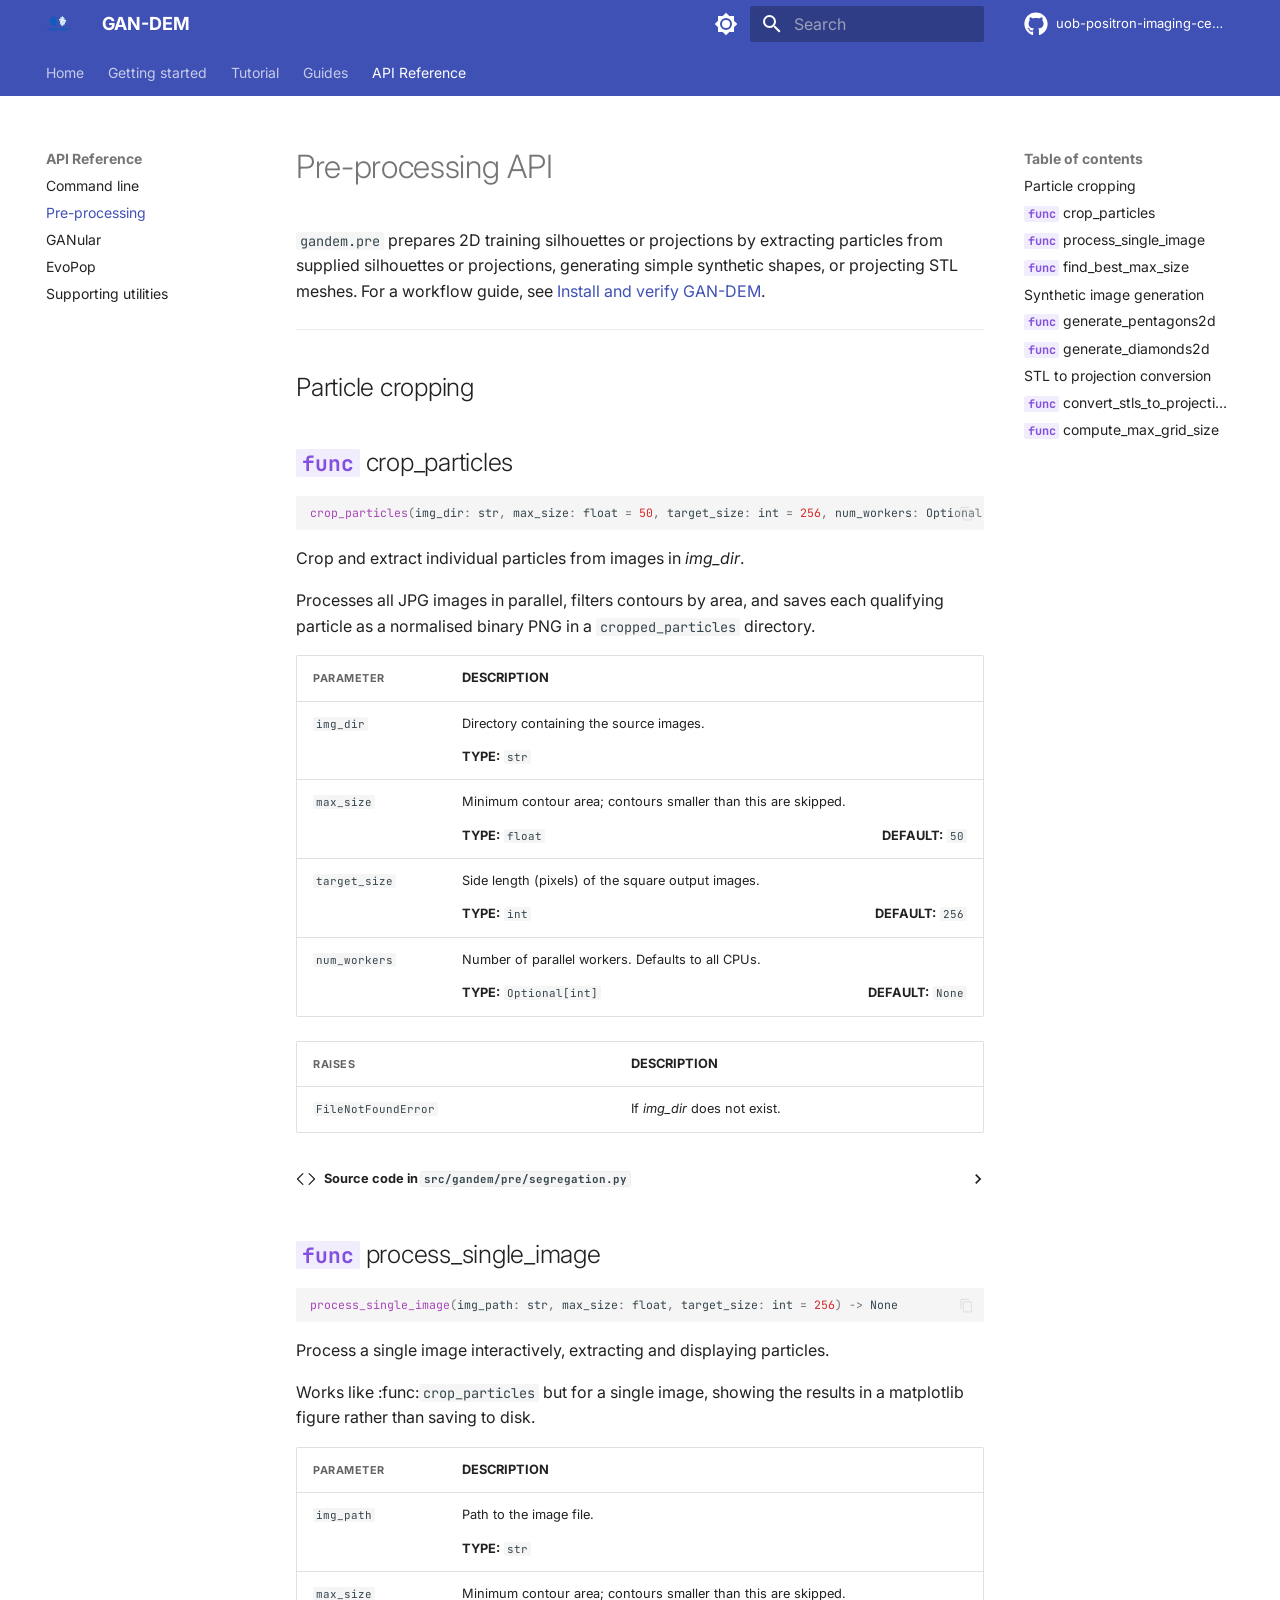
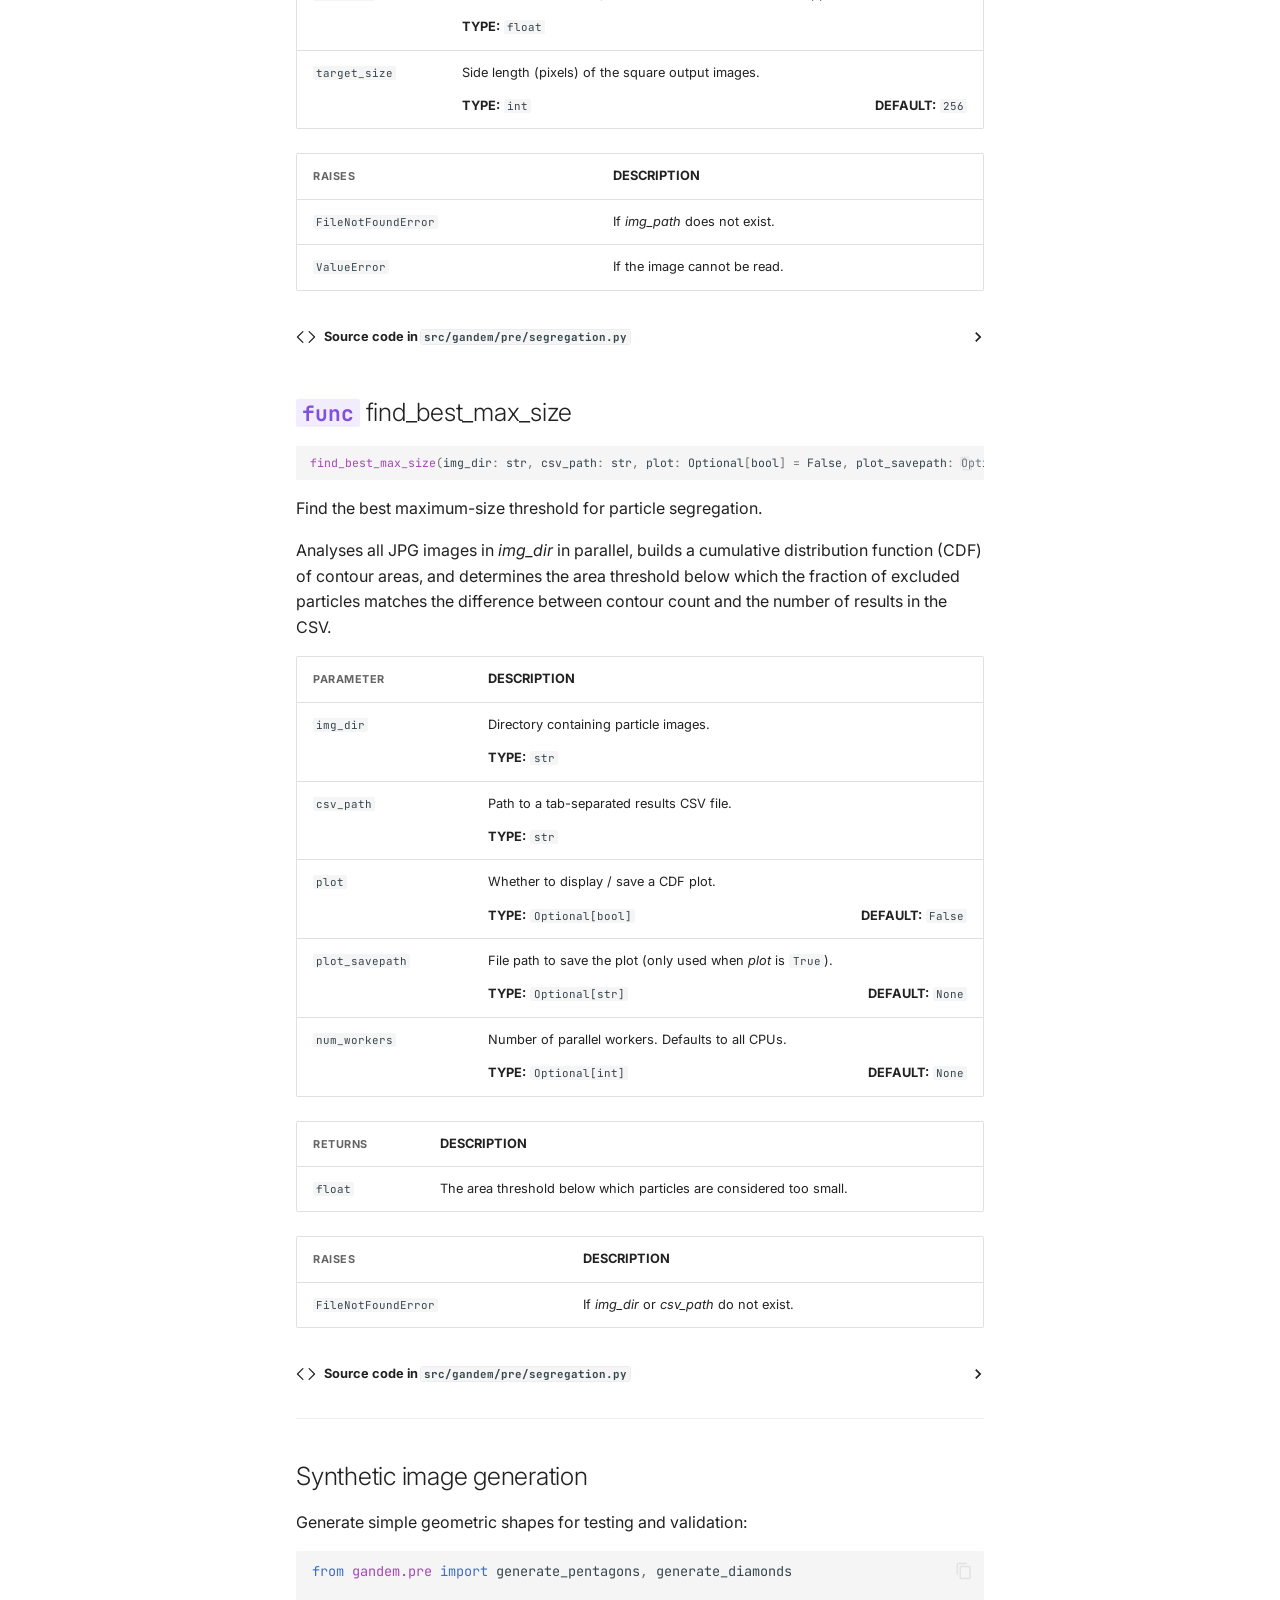
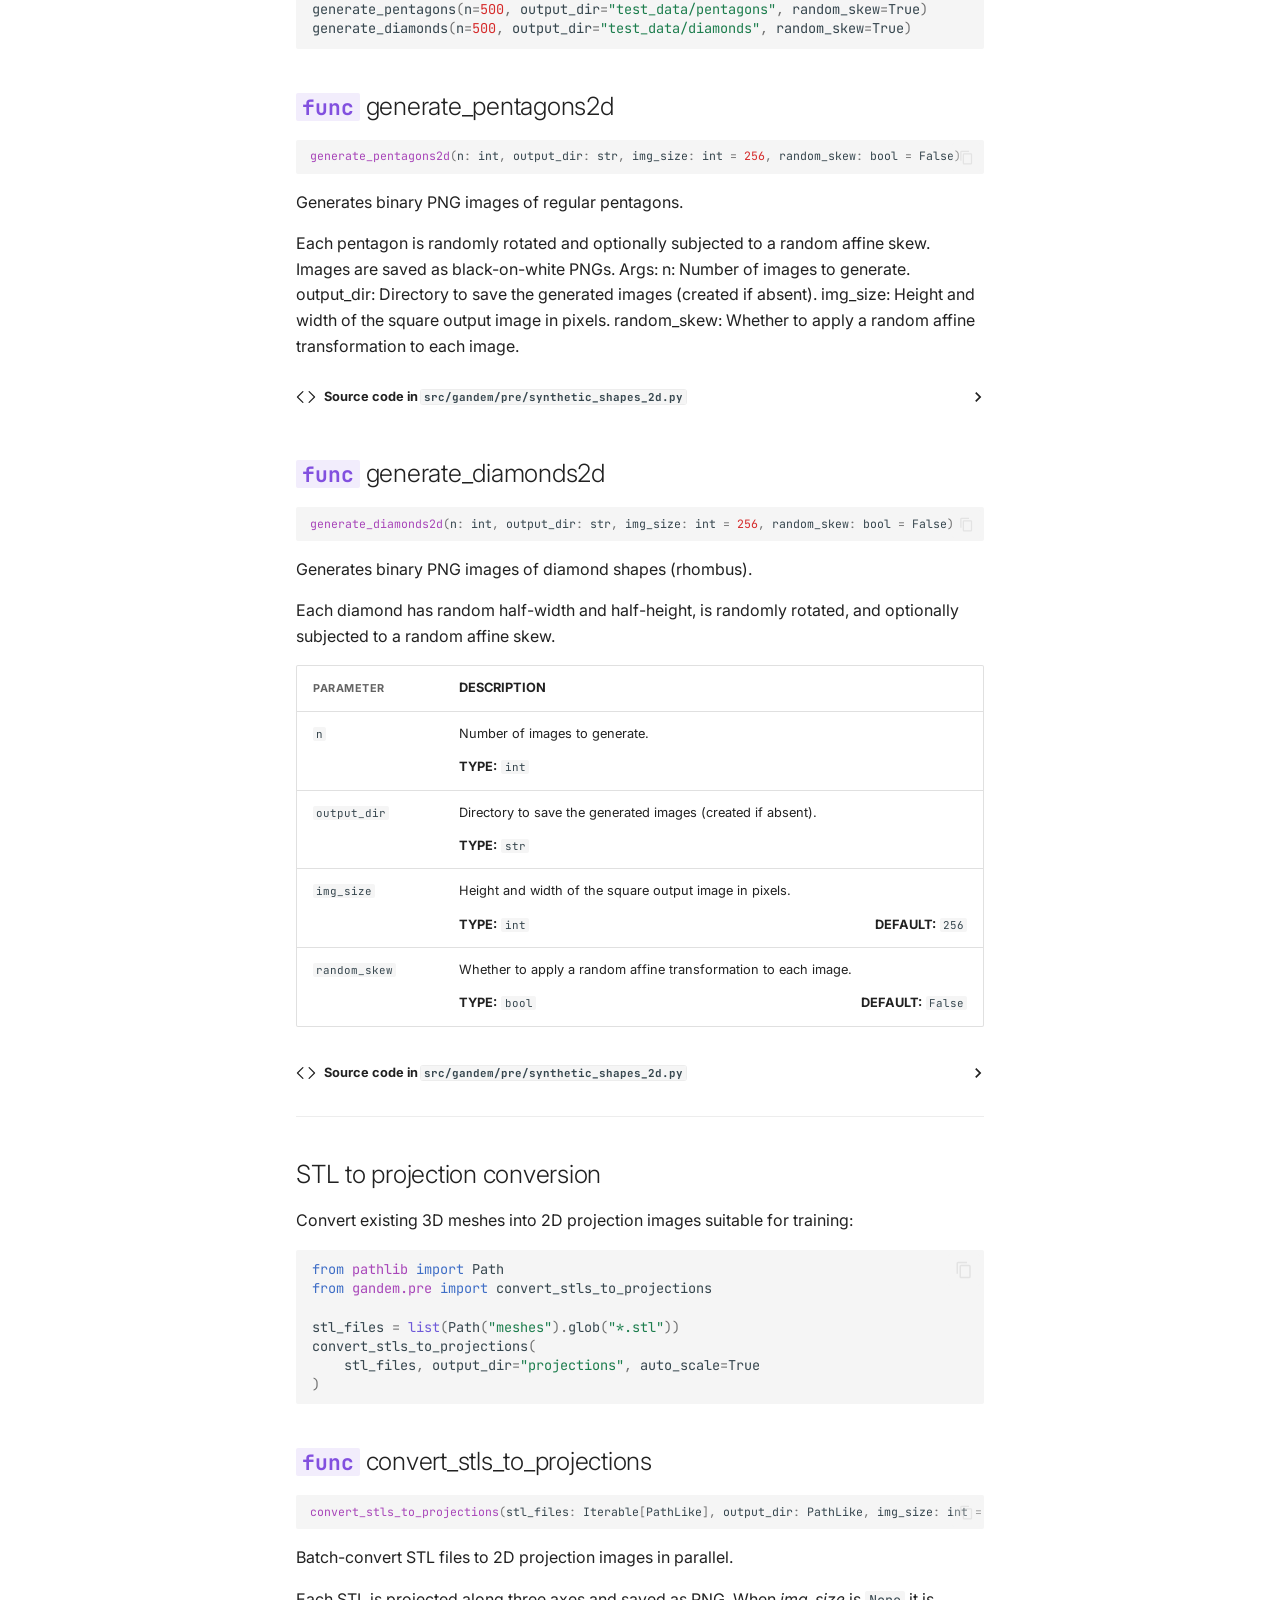
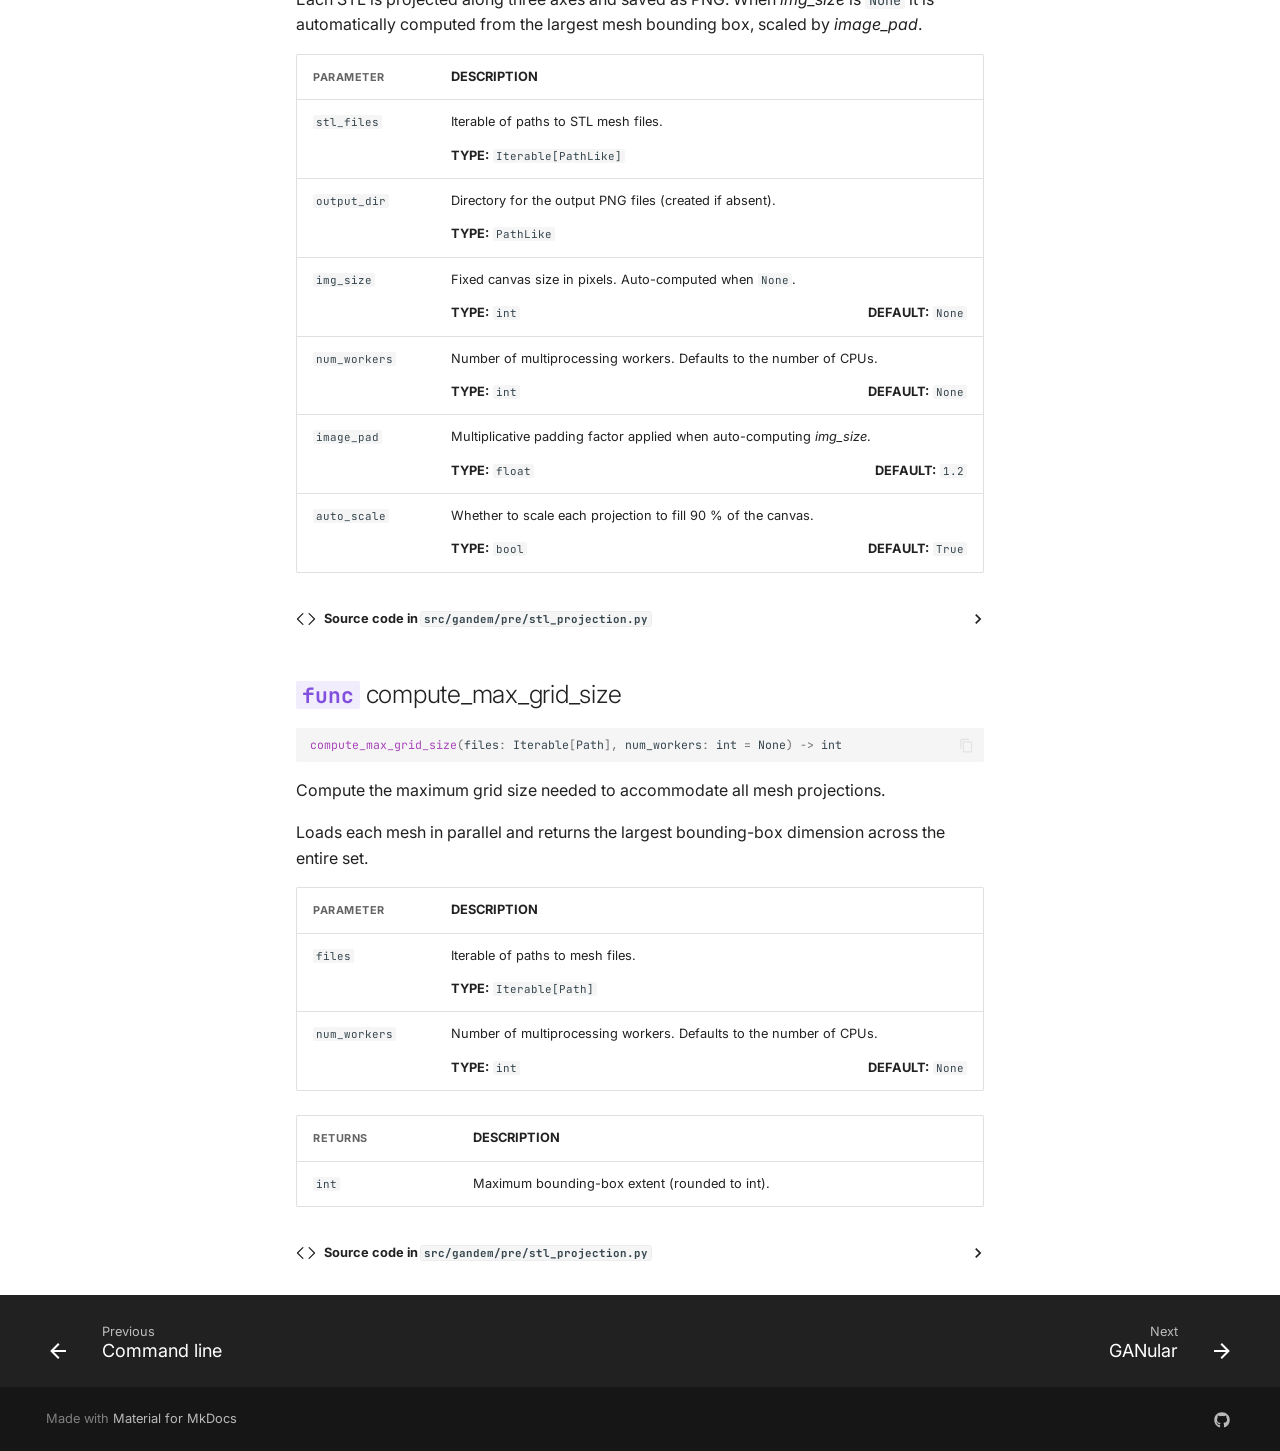
<file: reference/pre/index.html>
<!doctype html>
<html lang="en" class="no-js">
  <head>
    
      <meta charset="utf-8">
      <meta name="viewport" content="width=device-width,initial-scale=1">
      
        <meta name="description" content="AI-based workflow for reconstruction of 2D projections to 3D particles for DEM simulation.">
      
      
        <meta name="author" content="Abhirup Roy">
      
      
      
        <link rel="prev" href="../cli/">
      
      
        <link rel="next" href="../ganular/">
      
      
        
      
      
      <link rel="icon" href="../../assets/logo.png">
      <meta name="generator" content="mkdocs-1.6.1, mkdocs-material-9.7.7">
    
    
      
        <title>Pre-processing - GAN-DEM</title>
      
    
    
      <link rel="stylesheet" href="../../assets/stylesheets/main.ec1eaa64.min.css">
      
        
        <link rel="stylesheet" href="../../assets/stylesheets/palette.ab4e12ef.min.css">
      
      


    
    
      
    
    
      
        
        
        <link rel="preconnect" href="https://fonts.gstatic.com" crossorigin>
        <link rel="stylesheet" href="https://fonts.googleapis.com/css?family=Inter:300,300i,400,400i,700,700i%7CJetBrains+Mono:400,400i,700,700i&display=fallback">
        <style>:root{--md-text-font:"Inter";--md-code-font:"JetBrains Mono"}</style>
      
    
    
      <link rel="stylesheet" href="../../assets/_mkdocstrings.css">
    
      <link rel="stylesheet" href="../../stylesheets/extra.css">
    
    <script>__md_scope=new URL("../..",location),__md_hash=e=>[...e].reduce(((e,_)=>(e<<5)-e+_.charCodeAt(0)),0),__md_get=(e,_=localStorage,t=__md_scope)=>JSON.parse(_.getItem(t.pathname+"."+e)),__md_set=(e,_,t=localStorage,a=__md_scope)=>{try{t.setItem(a.pathname+"."+e,JSON.stringify(_))}catch(e){}}</script>
    
      

    
    
  </head>
  
  
    
    
      
    
    
    
    
    <body dir="ltr" data-md-color-scheme="default" data-md-color-primary="indigo" data-md-color-accent="amber">
  
    
    <input class="md-toggle" data-md-toggle="drawer" type="checkbox" id="__drawer" autocomplete="off">
    <input class="md-toggle" data-md-toggle="search" type="checkbox" id="__search" autocomplete="off">
    <label class="md-overlay" for="__drawer"></label>
    <div data-md-component="skip">
      
        
        <a href="#pre-processing-api" class="md-skip">
          Skip to content
        </a>
      
    </div>
    <div data-md-component="announce">
      
    </div>
    
    
      

<header class="md-header" data-md-component="header">
  <nav class="md-header__inner md-grid" aria-label="Header">
    <a href="../.." title="GAN-DEM" class="md-header__button md-logo" aria-label="GAN-DEM" data-md-component="logo">
      
  <img src="../../assets/logo.png" alt="logo">

    </a>
    <label class="md-header__button md-icon" for="__drawer">
      
      <svg xmlns="http://www.w3.org/2000/svg" viewBox="0 0 24 24"><path d="M3 6h18v2H3zm0 5h18v2H3zm0 5h18v2H3z"/></svg>
    </label>
    <div class="md-header__title" data-md-component="header-title">
      <div class="md-header__ellipsis">
        <div class="md-header__topic">
          <span class="md-ellipsis">
            GAN-DEM
          </span>
        </div>
        <div class="md-header__topic" data-md-component="header-topic">
          <span class="md-ellipsis">
            
              Pre-processing
            
          </span>
        </div>
      </div>
    </div>
    
      
        <form class="md-header__option" data-md-component="palette">
  
    
    
    
    <input class="md-option" data-md-color-media="(prefers-color-scheme: light)" data-md-color-scheme="default" data-md-color-primary="indigo" data-md-color-accent="amber"  aria-label="Switch to dark mode"  type="radio" name="__palette" id="__palette_0">
    
      <label class="md-header__button md-icon" title="Switch to dark mode" for="__palette_1" hidden>
        <svg xmlns="http://www.w3.org/2000/svg" viewBox="0 0 24 24"><path d="M12 8a4 4 0 0 0-4 4 4 4 0 0 0 4 4 4 4 0 0 0 4-4 4 4 0 0 0-4-4m0 10a6 6 0 0 1-6-6 6 6 0 0 1 6-6 6 6 0 0 1 6 6 6 6 0 0 1-6 6m8-9.31V4h-4.69L12 .69 8.69 4H4v4.69L.69 12 4 15.31V20h4.69L12 23.31 15.31 20H20v-4.69L23.31 12z"/></svg>
      </label>
    
  
    
    
    
    <input class="md-option" data-md-color-media="(prefers-color-scheme: dark)" data-md-color-scheme="slate" data-md-color-primary="indigo" data-md-color-accent="amber"  aria-label="Switch to light mode"  type="radio" name="__palette" id="__palette_1">
    
      <label class="md-header__button md-icon" title="Switch to light mode" for="__palette_0" hidden>
        <svg xmlns="http://www.w3.org/2000/svg" viewBox="0 0 24 24"><path d="M12 18c-.89 0-1.74-.2-2.5-.55C11.56 16.5 13 14.42 13 12s-1.44-4.5-3.5-5.45C10.26 6.2 11.11 6 12 6a6 6 0 0 1 6 6 6 6 0 0 1-6 6m8-9.31V4h-4.69L12 .69 8.69 4H4v4.69L.69 12 4 15.31V20h4.69L12 23.31 15.31 20H20v-4.69L23.31 12z"/></svg>
      </label>
    
  
</form>
      
    
    
      <script>var palette=__md_get("__palette");if(palette&&palette.color){if("(prefers-color-scheme)"===palette.color.media){var media=matchMedia("(prefers-color-scheme: light)"),input=document.querySelector(media.matches?"[data-md-color-media='(prefers-color-scheme: light)']":"[data-md-color-media='(prefers-color-scheme: dark)']");palette.color.media=input.getAttribute("data-md-color-media"),palette.color.scheme=input.getAttribute("data-md-color-scheme"),palette.color.primary=input.getAttribute("data-md-color-primary"),palette.color.accent=input.getAttribute("data-md-color-accent")}for(var[key,value]of Object.entries(palette.color))document.body.setAttribute("data-md-color-"+key,value)}</script>
    
    
    
      
      
        <label class="md-header__button md-icon" for="__search">
          
          <svg xmlns="http://www.w3.org/2000/svg" viewBox="0 0 24 24"><path d="M9.5 3A6.5 6.5 0 0 1 16 9.5c0 1.61-.59 3.09-1.56 4.23l.27.27h.79l5 5-1.5 1.5-5-5v-.79l-.27-.27A6.52 6.52 0 0 1 9.5 16 6.5 6.5 0 0 1 3 9.5 6.5 6.5 0 0 1 9.5 3m0 2C7 5 5 7 5 9.5S7 14 9.5 14 14 12 14 9.5 12 5 9.5 5"/></svg>
        </label>
        <div class="md-search" data-md-component="search" role="dialog">
  <label class="md-search__overlay" for="__search"></label>
  <div class="md-search__inner" role="search">
    <form class="md-search__form" name="search">
      <input type="text" class="md-search__input" name="query" aria-label="Search" placeholder="Search" autocapitalize="off" autocorrect="off" autocomplete="off" spellcheck="false" data-md-component="search-query" required>
      <label class="md-search__icon md-icon" for="__search">
        
        <svg xmlns="http://www.w3.org/2000/svg" viewBox="0 0 24 24"><path d="M9.5 3A6.5 6.5 0 0 1 16 9.5c0 1.61-.59 3.09-1.56 4.23l.27.27h.79l5 5-1.5 1.5-5-5v-.79l-.27-.27A6.52 6.52 0 0 1 9.5 16 6.5 6.5 0 0 1 3 9.5 6.5 6.5 0 0 1 9.5 3m0 2C7 5 5 7 5 9.5S7 14 9.5 14 14 12 14 9.5 12 5 9.5 5"/></svg>
        
        <svg xmlns="http://www.w3.org/2000/svg" viewBox="0 0 24 24"><path d="M20 11v2H8l5.5 5.5-1.42 1.42L4.16 12l7.92-7.92L13.5 5.5 8 11z"/></svg>
      </label>
      <nav class="md-search__options" aria-label="Search">
        
        <button type="reset" class="md-search__icon md-icon" title="Clear" aria-label="Clear" tabindex="-1">
          
          <svg xmlns="http://www.w3.org/2000/svg" viewBox="0 0 24 24"><path d="M19 6.41 17.59 5 12 10.59 6.41 5 5 6.41 10.59 12 5 17.59 6.41 19 12 13.41 17.59 19 19 17.59 13.41 12z"/></svg>
        </button>
      </nav>
      
        <div class="md-search__suggest" data-md-component="search-suggest"></div>
      
    </form>
    <div class="md-search__output">
      <div class="md-search__scrollwrap" tabindex="0" data-md-scrollfix>
        <div class="md-search-result" data-md-component="search-result">
          <div class="md-search-result__meta">
            Initializing search
          </div>
          <ol class="md-search-result__list" role="presentation"></ol>
        </div>
      </div>
    </div>
  </div>
</div>
      
    
    
      <div class="md-header__source">
        <a href="https://github.com/uob-positron-imaging-centre/GANDEM" title="Go to repository" class="md-source" data-md-component="source">
  <div class="md-source__icon md-icon">
    
    <svg xmlns="http://www.w3.org/2000/svg" viewBox="0 0 512 512"><!--! Font Awesome Free 7.1.0 by @fontawesome - https://fontawesome.com License - https://fontawesome.com/license/free (Icons: CC BY 4.0, Fonts: SIL OFL 1.1, Code: MIT License) Copyright 2025 Fonticons, Inc.--><path d="M173.9 397.4c0 2-2.3 3.6-5.2 3.6-3.3.3-5.6-1.3-5.6-3.6 0-2 2.3-3.6 5.2-3.6 3-.3 5.6 1.3 5.6 3.6m-31.1-4.5c-.7 2 1.3 4.3 4.3 4.9 2.6 1 5.6 0 6.2-2s-1.3-4.3-4.3-5.2c-2.6-.7-5.5.3-6.2 2.3m44.2-1.7c-2.9.7-4.9 2.6-4.6 4.9.3 2 2.9 3.3 5.9 2.6 2.9-.7 4.9-2.6 4.6-4.6-.3-1.9-3-3.2-5.9-2.9M252.8 8C114.1 8 8 113.3 8 252c0 110.9 69.8 205.8 169.5 239.2 12.8 2.3 17.3-5.6 17.3-12.1 0-6.2-.3-40.4-.3-61.4 0 0-70 15-84.7-29.8 0 0-11.4-29.1-27.8-36.6 0 0-22.9-15.7 1.6-15.4 0 0 24.9 2 38.6 25.8 21.9 38.6 58.6 27.5 72.9 20.9 2.3-16 8.8-27.1 16-33.7-55.9-6.2-112.3-14.3-112.3-110.5 0-27.5 7.6-41.3 23.6-58.9-2.6-6.5-11.1-33.3 2.6-67.9 20.9-6.5 69 27 69 27 20-5.6 41.5-8.5 62.8-8.5s42.8 2.9 62.8 8.5c0 0 48.1-33.6 69-27 13.7 34.7 5.2 61.4 2.6 67.9 16 17.7 25.8 31.5 25.8 58.9 0 96.5-58.9 104.2-114.8 110.5 9.2 7.9 17 22.9 17 46.4 0 33.7-.3 75.4-.3 83.6 0 6.5 4.6 14.4 17.3 12.1C436.2 457.8 504 362.9 504 252 504 113.3 391.5 8 252.8 8M105.2 352.9c-1.3 1-1 3.3.7 5.2 1.6 1.6 3.9 2.3 5.2 1 1.3-1 1-3.3-.7-5.2-1.6-1.6-3.9-2.3-5.2-1m-10.8-8.1c-.7 1.3.3 2.9 2.3 3.9 1.6 1 3.6.7 4.3-.7.7-1.3-.3-2.9-2.3-3.9-2-.6-3.6-.3-4.3.7m32.4 35.6c-1.6 1.3-1 4.3 1.3 6.2 2.3 2.3 5.2 2.6 6.5 1 1.3-1.3.7-4.3-1.3-6.2-2.2-2.3-5.2-2.6-6.5-1m-11.4-14.7c-1.6 1-1.6 3.6 0 5.9s4.3 3.3 5.6 2.3c1.6-1.3 1.6-3.9 0-6.2-1.4-2.3-4-3.3-5.6-2"/></svg>
  </div>
  <div class="md-source__repository">
    uob-positron-imaging-centre/GANDEM
  </div>
</a>
      </div>
    
  </nav>
  
</header>
    
    <div class="md-container" data-md-component="container">
      
      
        
          
            
<nav class="md-tabs" aria-label="Tabs" data-md-component="tabs">
  <div class="md-grid">
    <ul class="md-tabs__list">
      
        
  
  
  
  
    <li class="md-tabs__item">
      <a href="../.." class="md-tabs__link">
        
  
  
    
  
  Home

      </a>
    </li>
  

      
        
  
  
  
  
    <li class="md-tabs__item">
      <a href="../../getting-started/" class="md-tabs__link">
        
  
  
    
  
  Getting started

      </a>
    </li>
  

      
        
  
  
  
  
    
    
      <li class="md-tabs__item">
        <a href="../../tutorials/end-to-end/" class="md-tabs__link">
          
  
  
  Tutorial

        </a>
      </li>
    
  

      
        
  
  
  
  
    
    
      <li class="md-tabs__item">
        <a href="../../guides/training/" class="md-tabs__link">
          
  
  
  Guides

        </a>
      </li>
    
  

      
        
  
  
  
    
  
  
    
    
      <li class="md-tabs__item md-tabs__item--active">
        <a href="../cli/" class="md-tabs__link">
          
  
  
  API Reference

        </a>
      </li>
    
  

      
    </ul>
  </div>
</nav>
          
        
      
      <main class="md-main" data-md-component="main">
        <div class="md-main__inner md-grid">
          
            
              
              <div class="md-sidebar md-sidebar--primary" data-md-component="sidebar" data-md-type="navigation" >
                <div class="md-sidebar__scrollwrap">
                  <div class="md-sidebar__inner">
                    


  


<nav class="md-nav md-nav--primary md-nav--lifted" aria-label="Navigation" data-md-level="0">
  <label class="md-nav__title" for="__drawer">
    <a href="../.." title="GAN-DEM" class="md-nav__button md-logo" aria-label="GAN-DEM" data-md-component="logo">
      
  <img src="../../assets/logo.png" alt="logo">

    </a>
    GAN-DEM
  </label>
  
    <div class="md-nav__source">
      <a href="https://github.com/uob-positron-imaging-centre/GANDEM" title="Go to repository" class="md-source" data-md-component="source">
  <div class="md-source__icon md-icon">
    
    <svg xmlns="http://www.w3.org/2000/svg" viewBox="0 0 512 512"><!--! Font Awesome Free 7.1.0 by @fontawesome - https://fontawesome.com License - https://fontawesome.com/license/free (Icons: CC BY 4.0, Fonts: SIL OFL 1.1, Code: MIT License) Copyright 2025 Fonticons, Inc.--><path d="M173.9 397.4c0 2-2.3 3.6-5.2 3.6-3.3.3-5.6-1.3-5.6-3.6 0-2 2.3-3.6 5.2-3.6 3-.3 5.6 1.3 5.6 3.6m-31.1-4.5c-.7 2 1.3 4.3 4.3 4.9 2.6 1 5.6 0 6.2-2s-1.3-4.3-4.3-5.2c-2.6-.7-5.5.3-6.2 2.3m44.2-1.7c-2.9.7-4.9 2.6-4.6 4.9.3 2 2.9 3.3 5.9 2.6 2.9-.7 4.9-2.6 4.6-4.6-.3-1.9-3-3.2-5.9-2.9M252.8 8C114.1 8 8 113.3 8 252c0 110.9 69.8 205.8 169.5 239.2 12.8 2.3 17.3-5.6 17.3-12.1 0-6.2-.3-40.4-.3-61.4 0 0-70 15-84.7-29.8 0 0-11.4-29.1-27.8-36.6 0 0-22.9-15.7 1.6-15.4 0 0 24.9 2 38.6 25.8 21.9 38.6 58.6 27.5 72.9 20.9 2.3-16 8.8-27.1 16-33.7-55.9-6.2-112.3-14.3-112.3-110.5 0-27.5 7.6-41.3 23.6-58.9-2.6-6.5-11.1-33.3 2.6-67.9 20.9-6.5 69 27 69 27 20-5.6 41.5-8.5 62.8-8.5s42.8 2.9 62.8 8.5c0 0 48.1-33.6 69-27 13.7 34.7 5.2 61.4 2.6 67.9 16 17.7 25.8 31.5 25.8 58.9 0 96.5-58.9 104.2-114.8 110.5 9.2 7.9 17 22.9 17 46.4 0 33.7-.3 75.4-.3 83.6 0 6.5 4.6 14.4 17.3 12.1C436.2 457.8 504 362.9 504 252 504 113.3 391.5 8 252.8 8M105.2 352.9c-1.3 1-1 3.3.7 5.2 1.6 1.6 3.9 2.3 5.2 1 1.3-1 1-3.3-.7-5.2-1.6-1.6-3.9-2.3-5.2-1m-10.8-8.1c-.7 1.3.3 2.9 2.3 3.9 1.6 1 3.6.7 4.3-.7.7-1.3-.3-2.9-2.3-3.9-2-.6-3.6-.3-4.3.7m32.4 35.6c-1.6 1.3-1 4.3 1.3 6.2 2.3 2.3 5.2 2.6 6.5 1 1.3-1.3.7-4.3-1.3-6.2-2.2-2.3-5.2-2.6-6.5-1m-11.4-14.7c-1.6 1-1.6 3.6 0 5.9s4.3 3.3 5.6 2.3c1.6-1.3 1.6-3.9 0-6.2-1.4-2.3-4-3.3-5.6-2"/></svg>
  </div>
  <div class="md-source__repository">
    uob-positron-imaging-centre/GANDEM
  </div>
</a>
    </div>
  
  <ul class="md-nav__list" data-md-scrollfix>
    
      
      
  
  
  
  
    <li class="md-nav__item">
      <a href="../.." class="md-nav__link">
        
  
  
  <span class="md-ellipsis">
    
  
    Home
  

    
  </span>
  
  

      </a>
    </li>
  

    
      
      
  
  
  
  
    <li class="md-nav__item">
      <a href="../../getting-started/" class="md-nav__link">
        
  
  
  <span class="md-ellipsis">
    
  
    Getting started
  

    
  </span>
  
  

      </a>
    </li>
  

    
      
      
  
  
  
  
    
    
    
    
      
      
        
      
    
    
    <li class="md-nav__item md-nav__item--nested">
      
        
        
          
        
        <input class="md-nav__toggle md-toggle md-toggle--indeterminate" type="checkbox" id="__nav_3" >
        
          
          <label class="md-nav__link" for="__nav_3" id="__nav_3_label" tabindex="0">
            
  
  
  <span class="md-ellipsis">
    
  
    Tutorial
  

    
  </span>
  
  

            <span class="md-nav__icon md-icon"></span>
          </label>
        
        <nav class="md-nav" data-md-level="1" aria-labelledby="__nav_3_label" aria-expanded="false">
          <label class="md-nav__title" for="__nav_3">
            <span class="md-nav__icon md-icon"></span>
            
  
    Tutorial
  

          </label>
          <ul class="md-nav__list" data-md-scrollfix>
            
              
                
  
  
  
  
    <li class="md-nav__item">
      <a href="../../tutorials/end-to-end/" class="md-nav__link">
        
  
  
  <span class="md-ellipsis">
    
  
    End-to-end workflow
  

    
  </span>
  
  

      </a>
    </li>
  

              
            
          </ul>
        </nav>
      
    </li>
  

    
      
      
  
  
  
  
    
    
    
    
      
      
        
      
    
    
    <li class="md-nav__item md-nav__item--nested">
      
        
        
          
        
        <input class="md-nav__toggle md-toggle md-toggle--indeterminate" type="checkbox" id="__nav_4" >
        
          
          <label class="md-nav__link" for="__nav_4" id="__nav_4_label" tabindex="0">
            
  
  
  <span class="md-ellipsis">
    
  
    Guides
  

    
  </span>
  
  

            <span class="md-nav__icon md-icon"></span>
          </label>
        
        <nav class="md-nav" data-md-level="1" aria-labelledby="__nav_4_label" aria-expanded="false">
          <label class="md-nav__title" for="__nav_4">
            <span class="md-nav__icon md-icon"></span>
            
  
    Guides
  

          </label>
          <ul class="md-nav__list" data-md-scrollfix>
            
              
                
  
  
  
  
    <li class="md-nav__item">
      <a href="../../guides/training/" class="md-nav__link">
        
  
  
  <span class="md-ellipsis">
    
  
    Train GANular
  

    
  </span>
  
  

      </a>
    </li>
  

              
            
              
                
  
  
  
  
    <li class="md-nav__item">
      <a href="../../guides/generate-and-process/" class="md-nav__link">
        
  
  
  <span class="md-ellipsis">
    
  
    Generate and process meshes
  

    
  </span>
  
  

      </a>
    </li>
  

              
            
              
                
  
  
  
  
    <li class="md-nav__item">
      <a href="../../guides/select-population/" class="md-nav__link">
        
  
  
  <span class="md-ellipsis">
    
  
    Select a particle population
  

    
  </span>
  
  

      </a>
    </li>
  

              
            
          </ul>
        </nav>
      
    </li>
  

    
      
      
  
  
    
  
  
  
    
    
    
    
      
        
        
      
      
        
      
    
    
    <li class="md-nav__item md-nav__item--active md-nav__item--section md-nav__item--nested">
      
        
        
        <input class="md-nav__toggle md-toggle " type="checkbox" id="__nav_5" checked>
        
          
          <label class="md-nav__link" for="__nav_5" id="__nav_5_label" tabindex="">
            
  
  
  <span class="md-ellipsis">
    
  
    API Reference
  

    
  </span>
  
  

            <span class="md-nav__icon md-icon"></span>
          </label>
        
        <nav class="md-nav" data-md-level="1" aria-labelledby="__nav_5_label" aria-expanded="true">
          <label class="md-nav__title" for="__nav_5">
            <span class="md-nav__icon md-icon"></span>
            
  
    API Reference
  

          </label>
          <ul class="md-nav__list" data-md-scrollfix>
            
              
                
  
  
  
  
    <li class="md-nav__item">
      <a href="../cli/" class="md-nav__link">
        
  
  
  <span class="md-ellipsis">
    
  
    Command line
  

    
  </span>
  
  

      </a>
    </li>
  

              
            
              
                
  
  
    
  
  
  
    <li class="md-nav__item md-nav__item--active">
      
      <input class="md-nav__toggle md-toggle" type="checkbox" id="__toc">
      
      
        
      
      
        <label class="md-nav__link md-nav__link--active" for="__toc">
          
  
  
  <span class="md-ellipsis">
    
  
    Pre-processing
  

    
  </span>
  
  

          <span class="md-nav__icon md-icon"></span>
        </label>
      
      <a href="./" class="md-nav__link md-nav__link--active">
        
  
  
  <span class="md-ellipsis">
    
  
    Pre-processing
  

    
  </span>
  
  

      </a>
      
        

<nav class="md-nav md-nav--secondary" aria-label="Table of contents">
  
  
  
    
  
  
    <label class="md-nav__title" for="__toc">
      <span class="md-nav__icon md-icon"></span>
      Table of contents
    </label>
    <ul class="md-nav__list" data-md-component="toc" data-md-scrollfix>
      
        <li class="md-nav__item">
  <a href="#particle-cropping" class="md-nav__link">
    <span class="md-ellipsis">
      
        Particle cropping
      
    </span>
  </a>
  
</li>
      
        <li class="md-nav__item">
  <a href="#gandem.pre.segregation.crop_particles" class="md-nav__link">
    <span class="md-ellipsis">
      
        <code class="doc-symbol doc-symbol-toc doc-symbol-function"></code>&nbsp;crop_particles
      
    </span>
  </a>
  
</li>
      
        <li class="md-nav__item">
  <a href="#gandem.pre.segregation.process_single_image" class="md-nav__link">
    <span class="md-ellipsis">
      
        <code class="doc-symbol doc-symbol-toc doc-symbol-function"></code>&nbsp;process_single_image
      
    </span>
  </a>
  
</li>
      
        <li class="md-nav__item">
  <a href="#gandem.pre.segregation.find_best_max_size" class="md-nav__link">
    <span class="md-ellipsis">
      
        <code class="doc-symbol doc-symbol-toc doc-symbol-function"></code>&nbsp;find_best_max_size
      
    </span>
  </a>
  
</li>
      
        <li class="md-nav__item">
  <a href="#synthetic-image-generation" class="md-nav__link">
    <span class="md-ellipsis">
      
        Synthetic image generation
      
    </span>
  </a>
  
</li>
      
        <li class="md-nav__item">
  <a href="#gandem.pre.synthetic_shapes_2d.generate_pentagons2d" class="md-nav__link">
    <span class="md-ellipsis">
      
        <code class="doc-symbol doc-symbol-toc doc-symbol-function"></code>&nbsp;generate_pentagons2d
      
    </span>
  </a>
  
</li>
      
        <li class="md-nav__item">
  <a href="#gandem.pre.synthetic_shapes_2d.generate_diamonds2d" class="md-nav__link">
    <span class="md-ellipsis">
      
        <code class="doc-symbol doc-symbol-toc doc-symbol-function"></code>&nbsp;generate_diamonds2d
      
    </span>
  </a>
  
</li>
      
        <li class="md-nav__item">
  <a href="#stl-to-projection-conversion" class="md-nav__link">
    <span class="md-ellipsis">
      
        STL to projection conversion
      
    </span>
  </a>
  
</li>
      
        <li class="md-nav__item">
  <a href="#gandem.pre.stl_projection.convert_stls_to_projections" class="md-nav__link">
    <span class="md-ellipsis">
      
        <code class="doc-symbol doc-symbol-toc doc-symbol-function"></code>&nbsp;convert_stls_to_projections
      
    </span>
  </a>
  
</li>
      
        <li class="md-nav__item">
  <a href="#gandem.pre.stl_projection.compute_max_grid_size" class="md-nav__link">
    <span class="md-ellipsis">
      
        <code class="doc-symbol doc-symbol-toc doc-symbol-function"></code>&nbsp;compute_max_grid_size
      
    </span>
  </a>
  
</li>
      
    </ul>
  
</nav>
      
    </li>
  

              
            
              
                
  
  
  
  
    <li class="md-nav__item">
      <a href="../ganular/" class="md-nav__link">
        
  
  
  <span class="md-ellipsis">
    
  
    GANular
  

    
  </span>
  
  

      </a>
    </li>
  

              
            
              
                
  
  
  
  
    <li class="md-nav__item">
      <a href="../evopop/" class="md-nav__link">
        
  
  
  <span class="md-ellipsis">
    
  
    EvoPop
  

    
  </span>
  
  

      </a>
    </li>
  

              
            
              
                
  
  
  
  
    <li class="md-nav__item">
      <a href="../utilities/" class="md-nav__link">
        
  
  
  <span class="md-ellipsis">
    
  
    Supporting utilities
  

    
  </span>
  
  

      </a>
    </li>
  

              
            
          </ul>
        </nav>
      
    </li>
  

    
  </ul>
</nav>
                  </div>
                </div>
              </div>
            
            
              
              <div class="md-sidebar md-sidebar--secondary" data-md-component="sidebar" data-md-type="toc" >
                <div class="md-sidebar__scrollwrap">
                  <div class="md-sidebar__inner">
                    

<nav class="md-nav md-nav--secondary" aria-label="Table of contents">
  
  
  
    
  
  
    <label class="md-nav__title" for="__toc">
      <span class="md-nav__icon md-icon"></span>
      Table of contents
    </label>
    <ul class="md-nav__list" data-md-component="toc" data-md-scrollfix>
      
        <li class="md-nav__item">
  <a href="#particle-cropping" class="md-nav__link">
    <span class="md-ellipsis">
      
        Particle cropping
      
    </span>
  </a>
  
</li>
      
        <li class="md-nav__item">
  <a href="#gandem.pre.segregation.crop_particles" class="md-nav__link">
    <span class="md-ellipsis">
      
        <code class="doc-symbol doc-symbol-toc doc-symbol-function"></code>&nbsp;crop_particles
      
    </span>
  </a>
  
</li>
      
        <li class="md-nav__item">
  <a href="#gandem.pre.segregation.process_single_image" class="md-nav__link">
    <span class="md-ellipsis">
      
        <code class="doc-symbol doc-symbol-toc doc-symbol-function"></code>&nbsp;process_single_image
      
    </span>
  </a>
  
</li>
      
        <li class="md-nav__item">
  <a href="#gandem.pre.segregation.find_best_max_size" class="md-nav__link">
    <span class="md-ellipsis">
      
        <code class="doc-symbol doc-symbol-toc doc-symbol-function"></code>&nbsp;find_best_max_size
      
    </span>
  </a>
  
</li>
      
        <li class="md-nav__item">
  <a href="#synthetic-image-generation" class="md-nav__link">
    <span class="md-ellipsis">
      
        Synthetic image generation
      
    </span>
  </a>
  
</li>
      
        <li class="md-nav__item">
  <a href="#gandem.pre.synthetic_shapes_2d.generate_pentagons2d" class="md-nav__link">
    <span class="md-ellipsis">
      
        <code class="doc-symbol doc-symbol-toc doc-symbol-function"></code>&nbsp;generate_pentagons2d
      
    </span>
  </a>
  
</li>
      
        <li class="md-nav__item">
  <a href="#gandem.pre.synthetic_shapes_2d.generate_diamonds2d" class="md-nav__link">
    <span class="md-ellipsis">
      
        <code class="doc-symbol doc-symbol-toc doc-symbol-function"></code>&nbsp;generate_diamonds2d
      
    </span>
  </a>
  
</li>
      
        <li class="md-nav__item">
  <a href="#stl-to-projection-conversion" class="md-nav__link">
    <span class="md-ellipsis">
      
        STL to projection conversion
      
    </span>
  </a>
  
</li>
      
        <li class="md-nav__item">
  <a href="#gandem.pre.stl_projection.convert_stls_to_projections" class="md-nav__link">
    <span class="md-ellipsis">
      
        <code class="doc-symbol doc-symbol-toc doc-symbol-function"></code>&nbsp;convert_stls_to_projections
      
    </span>
  </a>
  
</li>
      
        <li class="md-nav__item">
  <a href="#gandem.pre.stl_projection.compute_max_grid_size" class="md-nav__link">
    <span class="md-ellipsis">
      
        <code class="doc-symbol doc-symbol-toc doc-symbol-function"></code>&nbsp;compute_max_grid_size
      
    </span>
  </a>
  
</li>
      
    </ul>
  
</nav>
                  </div>
                </div>
              </div>
            
          
          
            <div class="md-content" data-md-component="content">
              
              <article class="md-content__inner md-typeset">
                
                  


  
  


<h1 id="pre-processing-api">Pre-processing API<a class="headerlink" href="#pre-processing-api" title="Permanent link">&para;</a></h1>
<p><code>gandem.pre</code> prepares 2D training silhouettes or projections by extracting
particles from supplied silhouettes or projections, generating simple synthetic
shapes, or projecting STL meshes. For a workflow guide, see <a href="../../getting-started/">Install and verify
GAN-DEM</a>.</p>
<hr />
<h2 id="particle-cropping">Particle cropping<a class="headerlink" href="#particle-cropping" title="Permanent link">&para;</a></h2>


<div class="doc doc-object doc-function">


<h2 id="gandem.pre.segregation.crop_particles" class="doc doc-heading">
<code class="doc-symbol doc-symbol-heading doc-symbol-function"></code>            <span class="doc doc-object-name doc-function-name">crop_particles</span>


<a href="#gandem.pre.segregation.crop_particles" class="headerlink" title="Permanent link">&para;</a></h2>
<div class="language-python doc-signature highlight"><pre><span></span><code><span id="__span-0-1"><a id="__codelineno-0-1" name="__codelineno-0-1" href="#__codelineno-0-1"></a><span class="nf">crop_particles</span><span class="p">(</span><span class="n">img_dir</span><span class="p">:</span> <span class="n"><span title="str">str</span></span><span class="p">,</span> <span class="n">max_size</span><span class="p">:</span> <span class="n"><span title="float">float</span></span> <span class="o">=</span> <span class="mi">50</span><span class="p">,</span> <span class="n">target_size</span><span class="p">:</span> <span class="n"><span title="int">int</span></span> <span class="o">=</span> <span class="mi">256</span><span class="p">,</span> <span class="n">num_workers</span><span class="p">:</span> <span class="n"><span title="typing.Optional">Optional</span></span><span class="p">[</span><span class="n"><span title="int">int</span></span><span class="p">]</span> <span class="o">=</span> <span class="kc">None</span><span class="p">)</span> <span class="o">-&gt;</span> <span class="kc">None</span>
</span></code></pre></div>

    <div class="doc doc-contents first">

        <p>Crop and extract individual particles from images in <em>img_dir</em>.</p>
<p>Processes all JPG images in parallel, filters contours by area, and
saves each qualifying particle as a normalised binary PNG in a
<code>cropped_particles</code> directory.</p>


<table>
      <thead>
        <tr>
          <th><span class="doc-section-title">PARAMETER</span></th>
          <th><span>DESCRIPTION</span></th>
        </tr>
      </thead>
      <tbody>
          <tr class="doc-section-item">
            <td>
                <code>img_dir</code>
            </td>
            <td class="doc-param-details">
              <div class="doc-md-description">
                <p>Directory containing the source images.</p>
              </div>
              <p>
                  <span class="doc-param-annotation">
                    <b>TYPE:</b>
                      <code><span title="str">str</span></code>
                  </span>
              </p>
            </td>
          </tr>
          <tr class="doc-section-item">
            <td>
                <code>max_size</code>
            </td>
            <td class="doc-param-details">
              <div class="doc-md-description">
                <p>Minimum contour area; contours smaller than this are
skipped.</p>
              </div>
              <p>
                  <span class="doc-param-annotation">
                    <b>TYPE:</b>
                      <code><span title="float">float</span></code>
                  </span>
                  <span class="doc-param-default">
                    <b>DEFAULT:</b>
                      <code>50</code>
                  </span>
              </p>
            </td>
          </tr>
          <tr class="doc-section-item">
            <td>
                <code>target_size</code>
            </td>
            <td class="doc-param-details">
              <div class="doc-md-description">
                <p>Side length (pixels) of the square output images.</p>
              </div>
              <p>
                  <span class="doc-param-annotation">
                    <b>TYPE:</b>
                      <code><span title="int">int</span></code>
                  </span>
                  <span class="doc-param-default">
                    <b>DEFAULT:</b>
                      <code>256</code>
                  </span>
              </p>
            </td>
          </tr>
          <tr class="doc-section-item">
            <td>
                <code>num_workers</code>
            </td>
            <td class="doc-param-details">
              <div class="doc-md-description">
                <p>Number of parallel workers. Defaults to all CPUs.</p>
              </div>
              <p>
                  <span class="doc-param-annotation">
                    <b>TYPE:</b>
                      <code><span title="typing.Optional">Optional</span>[<span title="int">int</span>]</code>
                  </span>
                  <span class="doc-param-default">
                    <b>DEFAULT:</b>
                      <code>None</code>
                  </span>
              </p>
            </td>
          </tr>
      </tbody>
    </table>


<table>
      <thead>
        <tr>
          <th><span class="doc-section-title">RAISES</span></th>
          <th><span>DESCRIPTION</span></th>
        </tr>
      </thead>
      <tbody>
          <tr class="doc-section-item">
            <td>
              <span class="doc-raises-annotation">
                  <code><span title="FileNotFoundError">FileNotFoundError</span></code>
              </span>
            </td>
            <td class="doc-raises-details">
              <div class="doc-md-description">
                <p>If <em>img_dir</em> does not exist.</p>
              </div>
            </td>
          </tr>
      </tbody>
    </table>


            <details class="mkdocstrings-source">
              <summary>Source code in <code>src/gandem/pre/segregation.py</code></summary>
              <div class="language-python highlight"><table class="highlighttable"><tr><td class="linenos"><div class="linenodiv"><pre><span></span><span class="normal"><a href="#__codelineno-0-260">260</a></span>
<span class="normal"><a href="#__codelineno-0-261">261</a></span>
<span class="normal"><a href="#__codelineno-0-262">262</a></span>
<span class="normal"><a href="#__codelineno-0-263">263</a></span>
<span class="normal"><a href="#__codelineno-0-264">264</a></span>
<span class="normal"><a href="#__codelineno-0-265">265</a></span>
<span class="normal"><a href="#__codelineno-0-266">266</a></span>
<span class="normal"><a href="#__codelineno-0-267">267</a></span>
<span class="normal"><a href="#__codelineno-0-268">268</a></span>
<span class="normal"><a href="#__codelineno-0-269">269</a></span>
<span class="normal"><a href="#__codelineno-0-270">270</a></span>
<span class="normal"><a href="#__codelineno-0-271">271</a></span>
<span class="normal"><a href="#__codelineno-0-272">272</a></span>
<span class="normal"><a href="#__codelineno-0-273">273</a></span>
<span class="normal"><a href="#__codelineno-0-274">274</a></span>
<span class="normal"><a href="#__codelineno-0-275">275</a></span>
<span class="normal"><a href="#__codelineno-0-276">276</a></span>
<span class="normal"><a href="#__codelineno-0-277">277</a></span>
<span class="normal"><a href="#__codelineno-0-278">278</a></span>
<span class="normal"><a href="#__codelineno-0-279">279</a></span>
<span class="normal"><a href="#__codelineno-0-280">280</a></span>
<span class="normal"><a href="#__codelineno-0-281">281</a></span>
<span class="normal"><a href="#__codelineno-0-282">282</a></span>
<span class="normal"><a href="#__codelineno-0-283">283</a></span>
<span class="normal"><a href="#__codelineno-0-284">284</a></span>
<span class="normal"><a href="#__codelineno-0-285">285</a></span>
<span class="normal"><a href="#__codelineno-0-286">286</a></span>
<span class="normal"><a href="#__codelineno-0-287">287</a></span>
<span class="normal"><a href="#__codelineno-0-288">288</a></span>
<span class="normal"><a href="#__codelineno-0-289">289</a></span>
<span class="normal"><a href="#__codelineno-0-290">290</a></span>
<span class="normal"><a href="#__codelineno-0-291">291</a></span>
<span class="normal"><a href="#__codelineno-0-292">292</a></span>
<span class="normal"><a href="#__codelineno-0-293">293</a></span>
<span class="normal"><a href="#__codelineno-0-294">294</a></span>
<span class="normal"><a href="#__codelineno-0-295">295</a></span>
<span class="normal"><a href="#__codelineno-0-296">296</a></span>
<span class="normal"><a href="#__codelineno-0-297">297</a></span>
<span class="normal"><a href="#__codelineno-0-298">298</a></span>
<span class="normal"><a href="#__codelineno-0-299">299</a></span>
<span class="normal"><a href="#__codelineno-0-300">300</a></span>
<span class="normal"><a href="#__codelineno-0-301">301</a></span>
<span class="normal"><a href="#__codelineno-0-302">302</a></span>
<span class="normal"><a href="#__codelineno-0-303">303</a></span>
<span class="normal"><a href="#__codelineno-0-304">304</a></span>
<span class="normal"><a href="#__codelineno-0-305">305</a></span>
<span class="normal"><a href="#__codelineno-0-306">306</a></span>
<span class="normal"><a href="#__codelineno-0-307">307</a></span>
<span class="normal"><a href="#__codelineno-0-308">308</a></span>
<span class="normal"><a href="#__codelineno-0-309">309</a></span>
<span class="normal"><a href="#__codelineno-0-310">310</a></span>
<span class="normal"><a href="#__codelineno-0-311">311</a></span></pre></div></td><td class="code"><div><pre><span></span><code><span id="__span-0-260"><a id="__codelineno-0-260" name="__codelineno-0-260"></a><span class="k">def</span><span class="w"> </span><span class="nf">crop_particles</span><span class="p">(</span>
</span><span id="__span-0-261"><a id="__codelineno-0-261" name="__codelineno-0-261"></a>    <span class="n">img_dir</span><span class="p">:</span> <span class="nb">str</span><span class="p">,</span>
</span><span id="__span-0-262"><a id="__codelineno-0-262" name="__codelineno-0-262"></a>    <span class="n">max_size</span><span class="p">:</span> <span class="nb">float</span> <span class="o">=</span> <span class="mi">50</span><span class="p">,</span>
</span><span id="__span-0-263"><a id="__codelineno-0-263" name="__codelineno-0-263"></a>    <span class="n">target_size</span><span class="p">:</span> <span class="nb">int</span> <span class="o">=</span> <span class="mi">256</span><span class="p">,</span>
</span><span id="__span-0-264"><a id="__codelineno-0-264" name="__codelineno-0-264"></a>    <span class="n">num_workers</span><span class="p">:</span> <span class="n">Optional</span><span class="p">[</span><span class="nb">int</span><span class="p">]</span> <span class="o">=</span> <span class="kc">None</span><span class="p">,</span>
</span><span id="__span-0-265"><a id="__codelineno-0-265" name="__codelineno-0-265"></a><span class="p">)</span> <span class="o">-&gt;</span> <span class="kc">None</span><span class="p">:</span>
</span><span id="__span-0-266"><a id="__codelineno-0-266" name="__codelineno-0-266"></a><span class="w">    </span><span class="sd">"""</span>
</span><span id="__span-0-267"><a id="__codelineno-0-267" name="__codelineno-0-267"></a><span class="sd">    Crop and extract individual particles from images in *img_dir*.</span>
</span><span id="__span-0-268"><a id="__codelineno-0-268" name="__codelineno-0-268"></a>
</span><span id="__span-0-269"><a id="__codelineno-0-269" name="__codelineno-0-269"></a><span class="sd">    Processes all JPG images in parallel, filters contours by area, and</span>
</span><span id="__span-0-270"><a id="__codelineno-0-270" name="__codelineno-0-270"></a><span class="sd">    saves each qualifying particle as a normalised binary PNG in a</span>
</span><span id="__span-0-271"><a id="__codelineno-0-271" name="__codelineno-0-271"></a><span class="sd">    ``cropped_particles`` directory.</span>
</span><span id="__span-0-272"><a id="__codelineno-0-272" name="__codelineno-0-272"></a>
</span><span id="__span-0-273"><a id="__codelineno-0-273" name="__codelineno-0-273"></a><span class="sd">    Args:</span>
</span><span id="__span-0-274"><a id="__codelineno-0-274" name="__codelineno-0-274"></a><span class="sd">        img_dir: Directory containing the source images.</span>
</span><span id="__span-0-275"><a id="__codelineno-0-275" name="__codelineno-0-275"></a><span class="sd">        max_size: Minimum contour area; contours smaller than this are</span>
</span><span id="__span-0-276"><a id="__codelineno-0-276" name="__codelineno-0-276"></a><span class="sd">            skipped.</span>
</span><span id="__span-0-277"><a id="__codelineno-0-277" name="__codelineno-0-277"></a><span class="sd">        target_size: Side length (pixels) of the square output images.</span>
</span><span id="__span-0-278"><a id="__codelineno-0-278" name="__codelineno-0-278"></a><span class="sd">        num_workers: Number of parallel workers. Defaults to all CPUs.</span>
</span><span id="__span-0-279"><a id="__codelineno-0-279" name="__codelineno-0-279"></a>
</span><span id="__span-0-280"><a id="__codelineno-0-280" name="__codelineno-0-280"></a><span class="sd">    Raises:</span>
</span><span id="__span-0-281"><a id="__codelineno-0-281" name="__codelineno-0-281"></a><span class="sd">        FileNotFoundError: If *img_dir* does not exist.</span>
</span><span id="__span-0-282"><a id="__codelineno-0-282" name="__codelineno-0-282"></a><span class="sd">    """</span>
</span><span id="__span-0-283"><a id="__codelineno-0-283" name="__codelineno-0-283"></a>    <span class="k">if</span> <span class="ow">not</span> <span class="n">os</span><span class="o">.</span><span class="n">path</span><span class="o">.</span><span class="n">isdir</span><span class="p">(</span><span class="n">img_dir</span><span class="p">):</span>
</span><span id="__span-0-284"><a id="__codelineno-0-284" name="__codelineno-0-284"></a>        <span class="k">raise</span> <span class="ne">FileNotFoundError</span><span class="p">(</span><span class="sa">f</span><span class="s2">"Directory </span><span class="si">{</span><span class="n">img_dir</span><span class="si">}</span><span class="s2"> does not exist."</span><span class="p">)</span>
</span><span id="__span-0-285"><a id="__codelineno-0-285" name="__codelineno-0-285"></a>
</span><span id="__span-0-286"><a id="__codelineno-0-286" name="__codelineno-0-286"></a>    <span class="c1"># get all jpg files in directory</span>
</span><span id="__span-0-287"><a id="__codelineno-0-287" name="__codelineno-0-287"></a>    <span class="n">jpg_files</span> <span class="o">=</span> <span class="p">[</span>
</span><span id="__span-0-288"><a id="__codelineno-0-288" name="__codelineno-0-288"></a>        <span class="n">os</span><span class="o">.</span><span class="n">path</span><span class="o">.</span><span class="n">join</span><span class="p">(</span><span class="n">img_dir</span><span class="p">,</span> <span class="n">f</span><span class="p">)</span> <span class="k">for</span> <span class="n">f</span> <span class="ow">in</span> <span class="n">os</span><span class="o">.</span><span class="n">listdir</span><span class="p">(</span><span class="n">img_dir</span><span class="p">)</span> <span class="k">if</span> <span class="n">f</span><span class="o">.</span><span class="n">endswith</span><span class="p">(</span><span class="s2">".jpg"</span><span class="p">)</span>
</span><span id="__span-0-289"><a id="__codelineno-0-289" name="__codelineno-0-289"></a>    <span class="p">]</span>
</span><span id="__span-0-290"><a id="__codelineno-0-290" name="__codelineno-0-290"></a>
</span><span id="__span-0-291"><a id="__codelineno-0-291" name="__codelineno-0-291"></a>    <span class="n">output_dir</span> <span class="o">=</span> <span class="s2">"cropped_particles"</span>
</span><span id="__span-0-292"><a id="__codelineno-0-292" name="__codelineno-0-292"></a>
</span><span id="__span-0-293"><a id="__codelineno-0-293" name="__codelineno-0-293"></a>    <span class="c1"># Prepare arguments for parallel execution</span>
</span><span id="__span-0-294"><a id="__codelineno-0-294" name="__codelineno-0-294"></a>    <span class="n">tasks</span> <span class="o">=</span> <span class="p">[(</span><span class="n">f</span><span class="p">,</span> <span class="n">max_size</span><span class="p">,</span> <span class="n">target_size</span><span class="p">,</span> <span class="n">output_dir</span><span class="p">)</span> <span class="k">for</span> <span class="n">f</span> <span class="ow">in</span> <span class="n">jpg_files</span><span class="p">]</span>
</span><span id="__span-0-295"><a id="__codelineno-0-295" name="__codelineno-0-295"></a>
</span><span id="__span-0-296"><a id="__codelineno-0-296" name="__codelineno-0-296"></a>    <span class="n">total_processed</span> <span class="o">=</span> <span class="mi">0</span>
</span><span id="__span-0-297"><a id="__codelineno-0-297" name="__codelineno-0-297"></a>    <span class="n">total_skipped</span> <span class="o">=</span> <span class="mi">0</span>
</span><span id="__span-0-298"><a id="__codelineno-0-298" name="__codelineno-0-298"></a>
</span><span id="__span-0-299"><a id="__codelineno-0-299" name="__codelineno-0-299"></a>    <span class="nb">print</span><span class="p">(</span><span class="sa">f</span><span class="s2">"Starting particle cropping with </span><span class="si">{</span><span class="n">num_workers</span><span class="w"> </span><span class="ow">or</span><span class="w"> </span><span class="n">os</span><span class="o">.</span><span class="n">cpu_count</span><span class="p">()</span><span class="si">}</span><span class="s2"> workers..."</span><span class="p">)</span>
</span><span id="__span-0-300"><a id="__codelineno-0-300" name="__codelineno-0-300"></a>
</span><span id="__span-0-301"><a id="__codelineno-0-301" name="__codelineno-0-301"></a>    <span class="k">with</span> <span class="n">ProcessPoolExecutor</span><span class="p">(</span><span class="n">max_workers</span><span class="o">=</span><span class="n">num_workers</span><span class="p">)</span> <span class="k">as</span> <span class="n">executor</span><span class="p">:</span>
</span><span id="__span-0-302"><a id="__codelineno-0-302" name="__codelineno-0-302"></a>        <span class="n">results</span> <span class="o">=</span> <span class="nb">list</span><span class="p">(</span>
</span><span id="__span-0-303"><a id="__codelineno-0-303" name="__codelineno-0-303"></a>            <span class="n">tqdm</span><span class="p">(</span><span class="n">executor</span><span class="o">.</span><span class="n">map</span><span class="p">(</span><span class="n">_crop_single_image_task</span><span class="p">,</span> <span class="n">tasks</span><span class="p">),</span> <span class="n">total</span><span class="o">=</span><span class="nb">len</span><span class="p">(</span><span class="n">tasks</span><span class="p">))</span>
</span><span id="__span-0-304"><a id="__codelineno-0-304" name="__codelineno-0-304"></a>        <span class="p">)</span>
</span><span id="__span-0-305"><a id="__codelineno-0-305" name="__codelineno-0-305"></a>
</span><span id="__span-0-306"><a id="__codelineno-0-306" name="__codelineno-0-306"></a>    <span class="k">for</span> <span class="n">processed</span><span class="p">,</span> <span class="n">skipped</span> <span class="ow">in</span> <span class="n">results</span><span class="p">:</span>
</span><span id="__span-0-307"><a id="__codelineno-0-307" name="__codelineno-0-307"></a>        <span class="n">total_processed</span> <span class="o">+=</span> <span class="n">processed</span>
</span><span id="__span-0-308"><a id="__codelineno-0-308" name="__codelineno-0-308"></a>        <span class="n">total_skipped</span> <span class="o">+=</span> <span class="n">skipped</span>
</span><span id="__span-0-309"><a id="__codelineno-0-309" name="__codelineno-0-309"></a>
</span><span id="__span-0-310"><a id="__codelineno-0-310" name="__codelineno-0-310"></a>    <span class="n">warnings</span><span class="o">.</span><span class="n">warn</span><span class="p">(</span><span class="sa">f</span><span class="s2">"Skipped </span><span class="si">{</span><span class="n">total_skipped</span><span class="si">}</span><span class="s2"> particles (on image edge)."</span><span class="p">)</span>
</span><span id="__span-0-311"><a id="__codelineno-0-311" name="__codelineno-0-311"></a>    <span class="nb">print</span><span class="p">(</span><span class="sa">f</span><span class="s2">"Processed </span><span class="si">{</span><span class="n">total_processed</span><span class="si">}</span><span class="s2"> particles."</span><span class="p">)</span>
</span></code></pre></div></td></tr></table></div>
            </details>
    </div>

</div>

<div class="doc doc-object doc-function">


<h2 id="gandem.pre.segregation.process_single_image" class="doc doc-heading">
<code class="doc-symbol doc-symbol-heading doc-symbol-function"></code>            <span class="doc doc-object-name doc-function-name">process_single_image</span>


<a href="#gandem.pre.segregation.process_single_image" class="headerlink" title="Permanent link">&para;</a></h2>
<div class="language-python doc-signature highlight"><pre><span></span><code><span id="__span-0-1"><a id="__codelineno-0-1" name="__codelineno-0-1" href="#__codelineno-0-1"></a><span class="nf">process_single_image</span><span class="p">(</span><span class="n">img_path</span><span class="p">:</span> <span class="n"><span title="str">str</span></span><span class="p">,</span> <span class="n">max_size</span><span class="p">:</span> <span class="n"><span title="float">float</span></span><span class="p">,</span> <span class="n">target_size</span><span class="p">:</span> <span class="n"><span title="int">int</span></span> <span class="o">=</span> <span class="mi">256</span><span class="p">)</span> <span class="o">-&gt;</span> <span class="kc">None</span>
</span></code></pre></div>

    <div class="doc doc-contents first">

        <p>Process a single image interactively, extracting and displaying particles.</p>
<p>Works like :func:<code>crop_particles</code> but for a single image, showing the
results in a matplotlib figure rather than saving to disk.</p>


<table>
      <thead>
        <tr>
          <th><span class="doc-section-title">PARAMETER</span></th>
          <th><span>DESCRIPTION</span></th>
        </tr>
      </thead>
      <tbody>
          <tr class="doc-section-item">
            <td>
                <code>img_path</code>
            </td>
            <td class="doc-param-details">
              <div class="doc-md-description">
                <p>Path to the image file.</p>
              </div>
              <p>
                  <span class="doc-param-annotation">
                    <b>TYPE:</b>
                      <code><span title="str">str</span></code>
                  </span>
              </p>
            </td>
          </tr>
          <tr class="doc-section-item">
            <td>
                <code>max_size</code>
            </td>
            <td class="doc-param-details">
              <div class="doc-md-description">
                <p>Minimum contour area; contours smaller than this are
skipped.</p>
              </div>
              <p>
                  <span class="doc-param-annotation">
                    <b>TYPE:</b>
                      <code><span title="float">float</span></code>
                  </span>
              </p>
            </td>
          </tr>
          <tr class="doc-section-item">
            <td>
                <code>target_size</code>
            </td>
            <td class="doc-param-details">
              <div class="doc-md-description">
                <p>Side length (pixels) of the square output images.</p>
              </div>
              <p>
                  <span class="doc-param-annotation">
                    <b>TYPE:</b>
                      <code><span title="int">int</span></code>
                  </span>
                  <span class="doc-param-default">
                    <b>DEFAULT:</b>
                      <code>256</code>
                  </span>
              </p>
            </td>
          </tr>
      </tbody>
    </table>


<table>
      <thead>
        <tr>
          <th><span class="doc-section-title">RAISES</span></th>
          <th><span>DESCRIPTION</span></th>
        </tr>
      </thead>
      <tbody>
          <tr class="doc-section-item">
            <td>
              <span class="doc-raises-annotation">
                  <code><span title="FileNotFoundError">FileNotFoundError</span></code>
              </span>
            </td>
            <td class="doc-raises-details">
              <div class="doc-md-description">
                <p>If <em>img_path</em> does not exist.</p>
              </div>
            </td>
          </tr>
          <tr class="doc-section-item">
            <td>
              <span class="doc-raises-annotation">
                  <code><span title="ValueError">ValueError</span></code>
              </span>
            </td>
            <td class="doc-raises-details">
              <div class="doc-md-description">
                <p>If the image cannot be read.</p>
              </div>
            </td>
          </tr>
      </tbody>
    </table>


            <details class="mkdocstrings-source">
              <summary>Source code in <code>src/gandem/pre/segregation.py</code></summary>
              <div class="language-python highlight"><table class="highlighttable"><tr><td class="linenos"><div class="linenodiv"><pre><span></span><span class="normal"><a href="#__codelineno-0-314">314</a></span>
<span class="normal"><a href="#__codelineno-0-315">315</a></span>
<span class="normal"><a href="#__codelineno-0-316">316</a></span>
<span class="normal"><a href="#__codelineno-0-317">317</a></span>
<span class="normal"><a href="#__codelineno-0-318">318</a></span>
<span class="normal"><a href="#__codelineno-0-319">319</a></span>
<span class="normal"><a href="#__codelineno-0-320">320</a></span>
<span class="normal"><a href="#__codelineno-0-321">321</a></span>
<span class="normal"><a href="#__codelineno-0-322">322</a></span>
<span class="normal"><a href="#__codelineno-0-323">323</a></span>
<span class="normal"><a href="#__codelineno-0-324">324</a></span>
<span class="normal"><a href="#__codelineno-0-325">325</a></span>
<span class="normal"><a href="#__codelineno-0-326">326</a></span>
<span class="normal"><a href="#__codelineno-0-327">327</a></span>
<span class="normal"><a href="#__codelineno-0-328">328</a></span>
<span class="normal"><a href="#__codelineno-0-329">329</a></span>
<span class="normal"><a href="#__codelineno-0-330">330</a></span>
<span class="normal"><a href="#__codelineno-0-331">331</a></span>
<span class="normal"><a href="#__codelineno-0-332">332</a></span>
<span class="normal"><a href="#__codelineno-0-333">333</a></span>
<span class="normal"><a href="#__codelineno-0-334">334</a></span>
<span class="normal"><a href="#__codelineno-0-335">335</a></span>
<span class="normal"><a href="#__codelineno-0-336">336</a></span>
<span class="normal"><a href="#__codelineno-0-337">337</a></span>
<span class="normal"><a href="#__codelineno-0-338">338</a></span>
<span class="normal"><a href="#__codelineno-0-339">339</a></span>
<span class="normal"><a href="#__codelineno-0-340">340</a></span>
<span class="normal"><a href="#__codelineno-0-341">341</a></span>
<span class="normal"><a href="#__codelineno-0-342">342</a></span>
<span class="normal"><a href="#__codelineno-0-343">343</a></span>
<span class="normal"><a href="#__codelineno-0-344">344</a></span>
<span class="normal"><a href="#__codelineno-0-345">345</a></span>
<span class="normal"><a href="#__codelineno-0-346">346</a></span>
<span class="normal"><a href="#__codelineno-0-347">347</a></span>
<span class="normal"><a href="#__codelineno-0-348">348</a></span>
<span class="normal"><a href="#__codelineno-0-349">349</a></span>
<span class="normal"><a href="#__codelineno-0-350">350</a></span>
<span class="normal"><a href="#__codelineno-0-351">351</a></span>
<span class="normal"><a href="#__codelineno-0-352">352</a></span>
<span class="normal"><a href="#__codelineno-0-353">353</a></span>
<span class="normal"><a href="#__codelineno-0-354">354</a></span>
<span class="normal"><a href="#__codelineno-0-355">355</a></span>
<span class="normal"><a href="#__codelineno-0-356">356</a></span>
<span class="normal"><a href="#__codelineno-0-357">357</a></span>
<span class="normal"><a href="#__codelineno-0-358">358</a></span>
<span class="normal"><a href="#__codelineno-0-359">359</a></span>
<span class="normal"><a href="#__codelineno-0-360">360</a></span>
<span class="normal"><a href="#__codelineno-0-361">361</a></span>
<span class="normal"><a href="#__codelineno-0-362">362</a></span>
<span class="normal"><a href="#__codelineno-0-363">363</a></span>
<span class="normal"><a href="#__codelineno-0-364">364</a></span>
<span class="normal"><a href="#__codelineno-0-365">365</a></span>
<span class="normal"><a href="#__codelineno-0-366">366</a></span>
<span class="normal"><a href="#__codelineno-0-367">367</a></span>
<span class="normal"><a href="#__codelineno-0-368">368</a></span>
<span class="normal"><a href="#__codelineno-0-369">369</a></span>
<span class="normal"><a href="#__codelineno-0-370">370</a></span>
<span class="normal"><a href="#__codelineno-0-371">371</a></span>
<span class="normal"><a href="#__codelineno-0-372">372</a></span>
<span class="normal"><a href="#__codelineno-0-373">373</a></span>
<span class="normal"><a href="#__codelineno-0-374">374</a></span>
<span class="normal"><a href="#__codelineno-0-375">375</a></span>
<span class="normal"><a href="#__codelineno-0-376">376</a></span>
<span class="normal"><a href="#__codelineno-0-377">377</a></span>
<span class="normal"><a href="#__codelineno-0-378">378</a></span>
<span class="normal"><a href="#__codelineno-0-379">379</a></span>
<span class="normal"><a href="#__codelineno-0-380">380</a></span>
<span class="normal"><a href="#__codelineno-0-381">381</a></span>
<span class="normal"><a href="#__codelineno-0-382">382</a></span>
<span class="normal"><a href="#__codelineno-0-383">383</a></span>
<span class="normal"><a href="#__codelineno-0-384">384</a></span>
<span class="normal"><a href="#__codelineno-0-385">385</a></span>
<span class="normal"><a href="#__codelineno-0-386">386</a></span>
<span class="normal"><a href="#__codelineno-0-387">387</a></span>
<span class="normal"><a href="#__codelineno-0-388">388</a></span>
<span class="normal"><a href="#__codelineno-0-389">389</a></span>
<span class="normal"><a href="#__codelineno-0-390">390</a></span>
<span class="normal"><a href="#__codelineno-0-391">391</a></span>
<span class="normal"><a href="#__codelineno-0-392">392</a></span>
<span class="normal"><a href="#__codelineno-0-393">393</a></span>
<span class="normal"><a href="#__codelineno-0-394">394</a></span>
<span class="normal"><a href="#__codelineno-0-395">395</a></span>
<span class="normal"><a href="#__codelineno-0-396">396</a></span>
<span class="normal"><a href="#__codelineno-0-397">397</a></span>
<span class="normal"><a href="#__codelineno-0-398">398</a></span>
<span class="normal"><a href="#__codelineno-0-399">399</a></span>
<span class="normal"><a href="#__codelineno-0-400">400</a></span>
<span class="normal"><a href="#__codelineno-0-401">401</a></span>
<span class="normal"><a href="#__codelineno-0-402">402</a></span>
<span class="normal"><a href="#__codelineno-0-403">403</a></span>
<span class="normal"><a href="#__codelineno-0-404">404</a></span>
<span class="normal"><a href="#__codelineno-0-405">405</a></span></pre></div></td><td class="code"><div><pre><span></span><code><span id="__span-0-314"><a id="__codelineno-0-314" name="__codelineno-0-314"></a><span class="k">def</span><span class="w"> </span><span class="nf">process_single_image</span><span class="p">(</span>
</span><span id="__span-0-315"><a id="__codelineno-0-315" name="__codelineno-0-315"></a>    <span class="n">img_path</span><span class="p">:</span> <span class="nb">str</span><span class="p">,</span> <span class="n">max_size</span><span class="p">:</span> <span class="nb">float</span><span class="p">,</span> <span class="n">target_size</span><span class="p">:</span> <span class="nb">int</span> <span class="o">=</span> <span class="mi">256</span>
</span><span id="__span-0-316"><a id="__codelineno-0-316" name="__codelineno-0-316"></a><span class="p">)</span> <span class="o">-&gt;</span> <span class="kc">None</span><span class="p">:</span>
</span><span id="__span-0-317"><a id="__codelineno-0-317" name="__codelineno-0-317"></a><span class="w">    </span><span class="sd">"""</span>
</span><span id="__span-0-318"><a id="__codelineno-0-318" name="__codelineno-0-318"></a><span class="sd">    Process a single image interactively, extracting and displaying particles.</span>
</span><span id="__span-0-319"><a id="__codelineno-0-319" name="__codelineno-0-319"></a>
</span><span id="__span-0-320"><a id="__codelineno-0-320" name="__codelineno-0-320"></a><span class="sd">    Works like :func:`crop_particles` but for a single image, showing the</span>
</span><span id="__span-0-321"><a id="__codelineno-0-321" name="__codelineno-0-321"></a><span class="sd">    results in a matplotlib figure rather than saving to disk.</span>
</span><span id="__span-0-322"><a id="__codelineno-0-322" name="__codelineno-0-322"></a>
</span><span id="__span-0-323"><a id="__codelineno-0-323" name="__codelineno-0-323"></a><span class="sd">    Args:</span>
</span><span id="__span-0-324"><a id="__codelineno-0-324" name="__codelineno-0-324"></a><span class="sd">        img_path: Path to the image file.</span>
</span><span id="__span-0-325"><a id="__codelineno-0-325" name="__codelineno-0-325"></a><span class="sd">        max_size: Minimum contour area; contours smaller than this are</span>
</span><span id="__span-0-326"><a id="__codelineno-0-326" name="__codelineno-0-326"></a><span class="sd">            skipped.</span>
</span><span id="__span-0-327"><a id="__codelineno-0-327" name="__codelineno-0-327"></a><span class="sd">        target_size: Side length (pixels) of the square output images.</span>
</span><span id="__span-0-328"><a id="__codelineno-0-328" name="__codelineno-0-328"></a>
</span><span id="__span-0-329"><a id="__codelineno-0-329" name="__codelineno-0-329"></a><span class="sd">    Raises:</span>
</span><span id="__span-0-330"><a id="__codelineno-0-330" name="__codelineno-0-330"></a><span class="sd">        FileNotFoundError: If *img_path* does not exist.</span>
</span><span id="__span-0-331"><a id="__codelineno-0-331" name="__codelineno-0-331"></a><span class="sd">        ValueError: If the image cannot be read.</span>
</span><span id="__span-0-332"><a id="__codelineno-0-332" name="__codelineno-0-332"></a><span class="sd">    """</span>
</span><span id="__span-0-333"><a id="__codelineno-0-333" name="__codelineno-0-333"></a>    <span class="k">if</span> <span class="ow">not</span> <span class="n">os</span><span class="o">.</span><span class="n">path</span><span class="o">.</span><span class="n">isfile</span><span class="p">(</span><span class="n">img_path</span><span class="p">):</span>
</span><span id="__span-0-334"><a id="__codelineno-0-334" name="__codelineno-0-334"></a>        <span class="k">raise</span> <span class="ne">FileNotFoundError</span><span class="p">(</span><span class="sa">f</span><span class="s2">"File </span><span class="si">{</span><span class="n">img_path</span><span class="si">}</span><span class="s2"> does not exist."</span><span class="p">)</span>
</span><span id="__span-0-335"><a id="__codelineno-0-335" name="__codelineno-0-335"></a>
</span><span id="__span-0-336"><a id="__codelineno-0-336" name="__codelineno-0-336"></a>    <span class="c1"># read image</span>
</span><span id="__span-0-337"><a id="__codelineno-0-337" name="__codelineno-0-337"></a>    <span class="n">img</span> <span class="o">=</span> <span class="n">cv2</span><span class="o">.</span><span class="n">imread</span><span class="p">(</span><span class="n">img_path</span><span class="p">,</span> <span class="n">cv2</span><span class="o">.</span><span class="n">IMREAD_GRAYSCALE</span><span class="p">)</span>
</span><span id="__span-0-338"><a id="__codelineno-0-338" name="__codelineno-0-338"></a>    <span class="k">if</span> <span class="n">img</span> <span class="ow">is</span> <span class="kc">None</span><span class="p">:</span>
</span><span id="__span-0-339"><a id="__codelineno-0-339" name="__codelineno-0-339"></a>        <span class="k">raise</span> <span class="ne">ValueError</span><span class="p">(</span><span class="sa">f</span><span class="s2">"Could not read image </span><span class="si">{</span><span class="n">img_path</span><span class="si">}</span><span class="s2">"</span><span class="p">)</span>
</span><span id="__span-0-340"><a id="__codelineno-0-340" name="__codelineno-0-340"></a>
</span><span id="__span-0-341"><a id="__codelineno-0-341" name="__codelineno-0-341"></a>    <span class="n">blurred</span> <span class="o">=</span> <span class="n">cv2</span><span class="o">.</span><span class="n">bilateralFilter</span><span class="p">(</span><span class="n">img</span><span class="p">,</span> <span class="mi">9</span><span class="p">,</span> <span class="mi">75</span><span class="p">,</span> <span class="mi">75</span><span class="p">)</span>
</span><span id="__span-0-342"><a id="__codelineno-0-342" name="__codelineno-0-342"></a>    <span class="n">_</span><span class="p">,</span> <span class="n">thresh</span> <span class="o">=</span> <span class="n">cv2</span><span class="o">.</span><span class="n">threshold</span><span class="p">(</span><span class="n">blurred</span><span class="p">,</span> <span class="mi">0</span><span class="p">,</span> <span class="mi">255</span><span class="p">,</span> <span class="n">cv2</span><span class="o">.</span><span class="n">THRESH_BINARY_INV</span> <span class="o">+</span> <span class="n">cv2</span><span class="o">.</span><span class="n">THRESH_OTSU</span><span class="p">)</span>
</span><span id="__span-0-343"><a id="__codelineno-0-343" name="__codelineno-0-343"></a>    <span class="n">kernel</span> <span class="o">=</span> <span class="n">cv2</span><span class="o">.</span><span class="n">getStructuringElement</span><span class="p">(</span><span class="n">cv2</span><span class="o">.</span><span class="n">MORPH_ELLIPSE</span><span class="p">,</span> <span class="p">(</span><span class="mi">3</span><span class="p">,</span> <span class="mi">3</span><span class="p">))</span>
</span><span id="__span-0-344"><a id="__codelineno-0-344" name="__codelineno-0-344"></a>    <span class="n">thresh</span> <span class="o">=</span> <span class="n">cv2</span><span class="o">.</span><span class="n">morphologyEx</span><span class="p">(</span><span class="n">thresh</span><span class="p">,</span> <span class="n">cv2</span><span class="o">.</span><span class="n">MORPH_CLOSE</span><span class="p">,</span> <span class="n">kernel</span><span class="p">)</span>
</span><span id="__span-0-345"><a id="__codelineno-0-345" name="__codelineno-0-345"></a>
</span><span id="__span-0-346"><a id="__codelineno-0-346" name="__codelineno-0-346"></a>    <span class="n">contours</span><span class="p">,</span> <span class="n">_</span> <span class="o">=</span> <span class="n">cv2</span><span class="o">.</span><span class="n">findContours</span><span class="p">(</span><span class="n">thresh</span><span class="p">,</span> <span class="n">cv2</span><span class="o">.</span><span class="n">RETR_EXTERNAL</span><span class="p">,</span> <span class="n">cv2</span><span class="o">.</span><span class="n">CHAIN_APPROX_SIMPLE</span><span class="p">)</span>
</span><span id="__span-0-347"><a id="__codelineno-0-347" name="__codelineno-0-347"></a>
</span><span id="__span-0-348"><a id="__codelineno-0-348" name="__codelineno-0-348"></a>    <span class="n">processed_particles</span> <span class="o">=</span> <span class="p">[]</span>
</span><span id="__span-0-349"><a id="__codelineno-0-349" name="__codelineno-0-349"></a>    <span class="n">particles_skipped</span> <span class="o">=</span> <span class="mi">0</span>
</span><span id="__span-0-350"><a id="__codelineno-0-350" name="__codelineno-0-350"></a>
</span><span id="__span-0-351"><a id="__codelineno-0-351" name="__codelineno-0-351"></a>    <span class="k">for</span> <span class="n">cnt</span> <span class="ow">in</span> <span class="n">contours</span><span class="p">:</span>
</span><span id="__span-0-352"><a id="__codelineno-0-352" name="__codelineno-0-352"></a>        <span class="n">area</span> <span class="o">=</span> <span class="n">cv2</span><span class="o">.</span><span class="n">contourArea</span><span class="p">(</span><span class="n">cnt</span><span class="p">)</span>
</span><span id="__span-0-353"><a id="__codelineno-0-353" name="__codelineno-0-353"></a>        <span class="k">if</span> <span class="n">area</span> <span class="o">&lt;=</span> <span class="n">max_size</span><span class="p">:</span>
</span><span id="__span-0-354"><a id="__codelineno-0-354" name="__codelineno-0-354"></a>            <span class="k">continue</span>
</span><span id="__span-0-355"><a id="__codelineno-0-355" name="__codelineno-0-355"></a>
</span><span id="__span-0-356"><a id="__codelineno-0-356" name="__codelineno-0-356"></a>        <span class="n">x</span><span class="p">,</span> <span class="n">y</span><span class="p">,</span> <span class="n">w</span><span class="p">,</span> <span class="n">h</span> <span class="o">=</span> <span class="n">cv2</span><span class="o">.</span><span class="n">boundingRect</span><span class="p">(</span><span class="n">cnt</span><span class="p">)</span>
</span><span id="__span-0-357"><a id="__codelineno-0-357" name="__codelineno-0-357"></a>        <span class="n">max_dim</span> <span class="o">=</span> <span class="nb">max</span><span class="p">(</span><span class="n">w</span><span class="p">,</span> <span class="n">h</span><span class="p">)</span>
</span><span id="__span-0-358"><a id="__codelineno-0-358" name="__codelineno-0-358"></a>        <span class="k">if</span> <span class="n">max_dim</span> <span class="o">==</span> <span class="mi">0</span><span class="p">:</span>
</span><span id="__span-0-359"><a id="__codelineno-0-359" name="__codelineno-0-359"></a>            <span class="k">continue</span>
</span><span id="__span-0-360"><a id="__codelineno-0-360" name="__codelineno-0-360"></a>
</span><span id="__span-0-361"><a id="__codelineno-0-361" name="__codelineno-0-361"></a>        <span class="c1"># Scale</span>
</span><span id="__span-0-362"><a id="__codelineno-0-362" name="__codelineno-0-362"></a>        <span class="n">scale</span> <span class="o">=</span> <span class="p">(</span><span class="n">target_size</span> <span class="o">*</span> <span class="mf">0.9</span><span class="p">)</span> <span class="o">/</span> <span class="n">max_dim</span>
</span><span id="__span-0-363"><a id="__codelineno-0-363" name="__codelineno-0-363"></a>        <span class="n">cx</span><span class="p">,</span> <span class="n">cy</span> <span class="o">=</span> <span class="n">x</span> <span class="o">+</span> <span class="n">w</span> <span class="o">/</span> <span class="mi">2</span><span class="p">,</span> <span class="n">y</span> <span class="o">+</span> <span class="n">h</span> <span class="o">/</span> <span class="mi">2</span>
</span><span id="__span-0-364"><a id="__codelineno-0-364" name="__codelineno-0-364"></a>        <span class="n">cnt_centered</span> <span class="o">=</span> <span class="n">cnt</span><span class="o">.</span><span class="n">astype</span><span class="p">(</span><span class="nb">float</span><span class="p">)</span> <span class="o">-</span> <span class="p">[</span><span class="n">cx</span><span class="p">,</span> <span class="n">cy</span><span class="p">]</span>
</span><span id="__span-0-365"><a id="__codelineno-0-365" name="__codelineno-0-365"></a>        <span class="n">cnt_scaled</span> <span class="o">=</span> <span class="n">cnt_centered</span> <span class="o">*</span> <span class="n">scale</span>
</span><span id="__span-0-366"><a id="__codelineno-0-366" name="__codelineno-0-366"></a>
</span><span id="__span-0-367"><a id="__codelineno-0-367" name="__codelineno-0-367"></a>        <span class="c1"># Smooth Scaled Vectors</span>
</span><span id="__span-0-368"><a id="__codelineno-0-368" name="__codelineno-0-368"></a>        <span class="n">scaled_arc</span> <span class="o">=</span> <span class="n">cv2</span><span class="o">.</span><span class="n">arcLength</span><span class="p">(</span><span class="n">cnt_scaled</span><span class="o">.</span><span class="n">astype</span><span class="p">(</span><span class="n">np</span><span class="o">.</span><span class="n">float32</span><span class="p">),</span> <span class="kc">True</span><span class="p">)</span>
</span><span id="__span-0-369"><a id="__codelineno-0-369" name="__codelineno-0-369"></a>        <span class="n">epsilon</span> <span class="o">=</span> <span class="mf">0.005</span> <span class="o">*</span> <span class="n">scaled_arc</span>
</span><span id="__span-0-370"><a id="__codelineno-0-370" name="__codelineno-0-370"></a>        <span class="n">cnt_smooth</span> <span class="o">=</span> <span class="n">cv2</span><span class="o">.</span><span class="n">approxPolyDP</span><span class="p">(</span><span class="n">cnt_scaled</span><span class="o">.</span><span class="n">astype</span><span class="p">(</span><span class="n">np</span><span class="o">.</span><span class="n">float32</span><span class="p">),</span> <span class="n">epsilon</span><span class="p">,</span> <span class="kc">True</span><span class="p">)</span>
</span><span id="__span-0-371"><a id="__codelineno-0-371" name="__codelineno-0-371"></a>
</span><span id="__span-0-372"><a id="__codelineno-0-372" name="__codelineno-0-372"></a>        <span class="c1"># Draw</span>
</span><span id="__span-0-373"><a id="__codelineno-0-373" name="__codelineno-0-373"></a>        <span class="n">cnt_final</span> <span class="o">=</span> <span class="n">cnt_smooth</span> <span class="o">+</span> <span class="p">[</span><span class="n">target_size</span> <span class="o">/</span> <span class="mi">2</span><span class="p">,</span> <span class="n">target_size</span> <span class="o">/</span> <span class="mi">2</span><span class="p">]</span>
</span><span id="__span-0-374"><a id="__codelineno-0-374" name="__codelineno-0-374"></a>        <span class="n">cnt_final</span> <span class="o">=</span> <span class="n">cnt_final</span><span class="o">.</span><span class="n">astype</span><span class="p">(</span><span class="n">np</span><span class="o">.</span><span class="n">int32</span><span class="p">)</span>
</span><span id="__span-0-375"><a id="__codelineno-0-375" name="__codelineno-0-375"></a>
</span><span id="__span-0-376"><a id="__codelineno-0-376" name="__codelineno-0-376"></a>        <span class="n">binarised_img</span> <span class="o">=</span> <span class="n">np</span><span class="o">.</span><span class="n">zeros</span><span class="p">((</span><span class="n">target_size</span><span class="p">,</span> <span class="n">target_size</span><span class="p">),</span> <span class="n">dtype</span><span class="o">=</span><span class="n">np</span><span class="o">.</span><span class="n">uint8</span><span class="p">)</span>
</span><span id="__span-0-377"><a id="__codelineno-0-377" name="__codelineno-0-377"></a>        <span class="n">cv2</span><span class="o">.</span><span class="n">drawContours</span><span class="p">(</span><span class="n">binarised_img</span><span class="p">,</span> <span class="p">[</span><span class="n">cnt_final</span><span class="p">],</span> <span class="o">-</span><span class="mi">1</span><span class="p">,</span> <span class="mi">255</span><span class="p">,</span> <span class="o">-</span><span class="mi">1</span><span class="p">)</span>
</span><span id="__span-0-378"><a id="__codelineno-0-378" name="__codelineno-0-378"></a>
</span><span id="__span-0-379"><a id="__codelineno-0-379" name="__codelineno-0-379"></a>        <span class="n">binarised_img</span> <span class="o">=</span> <span class="n">cv2</span><span class="o">.</span><span class="n">bitwise_not</span><span class="p">(</span><span class="n">binarised_img</span><span class="p">)</span>
</span><span id="__span-0-380"><a id="__codelineno-0-380" name="__codelineno-0-380"></a>
</span><span id="__span-0-381"><a id="__codelineno-0-381" name="__codelineno-0-381"></a>        <span class="n">processed_particles</span><span class="o">.</span><span class="n">append</span><span class="p">(</span><span class="n">binarised_img</span><span class="p">)</span>
</span><span id="__span-0-382"><a id="__codelineno-0-382" name="__codelineno-0-382"></a>
</span><span id="__span-0-383"><a id="__codelineno-0-383" name="__codelineno-0-383"></a>    <span class="k">if</span> <span class="n">particles_skipped</span> <span class="o">&gt;</span> <span class="mi">0</span><span class="p">:</span>
</span><span id="__span-0-384"><a id="__codelineno-0-384" name="__codelineno-0-384"></a>        <span class="n">warnings</span><span class="o">.</span><span class="n">warn</span><span class="p">(</span><span class="sa">f</span><span class="s2">"Skipped </span><span class="si">{</span><span class="n">particles_skipped</span><span class="si">}</span><span class="s2"> particles (on image edge)."</span><span class="p">)</span>
</span><span id="__span-0-385"><a id="__codelineno-0-385" name="__codelineno-0-385"></a>
</span><span id="__span-0-386"><a id="__codelineno-0-386" name="__codelineno-0-386"></a>    <span class="nb">print</span><span class="p">(</span><span class="sa">f</span><span class="s2">"Found </span><span class="si">{</span><span class="nb">len</span><span class="p">(</span><span class="n">processed_particles</span><span class="p">)</span><span class="si">}</span><span class="s2"> particles."</span><span class="p">)</span>
</span><span id="__span-0-387"><a id="__codelineno-0-387" name="__codelineno-0-387"></a>
</span><span id="__span-0-388"><a id="__codelineno-0-388" name="__codelineno-0-388"></a>    <span class="k">if</span> <span class="ow">not</span> <span class="n">processed_particles</span><span class="p">:</span>
</span><span id="__span-0-389"><a id="__codelineno-0-389" name="__codelineno-0-389"></a>        <span class="nb">print</span><span class="p">(</span><span class="s2">"No particles found matching criteria."</span><span class="p">)</span>
</span><span id="__span-0-390"><a id="__codelineno-0-390" name="__codelineno-0-390"></a>        <span class="k">return</span>
</span><span id="__span-0-391"><a id="__codelineno-0-391" name="__codelineno-0-391"></a>
</span><span id="__span-0-392"><a id="__codelineno-0-392" name="__codelineno-0-392"></a>    <span class="c1"># Display images</span>
</span><span id="__span-0-393"><a id="__codelineno-0-393" name="__codelineno-0-393"></a>    <span class="n">n</span> <span class="o">=</span> <span class="nb">len</span><span class="p">(</span><span class="n">processed_particles</span><span class="p">)</span>
</span><span id="__span-0-394"><a id="__codelineno-0-394" name="__codelineno-0-394"></a>    <span class="n">cols</span> <span class="o">=</span> <span class="mi">5</span>
</span><span id="__span-0-395"><a id="__codelineno-0-395" name="__codelineno-0-395"></a>    <span class="n">rows</span> <span class="o">=</span> <span class="p">(</span><span class="n">n</span> <span class="o">+</span> <span class="n">cols</span> <span class="o">-</span> <span class="mi">1</span><span class="p">)</span> <span class="o">//</span> <span class="n">cols</span>
</span><span id="__span-0-396"><a id="__codelineno-0-396" name="__codelineno-0-396"></a>
</span><span id="__span-0-397"><a id="__codelineno-0-397" name="__codelineno-0-397"></a>    <span class="n">plt</span><span class="o">.</span><span class="n">figure</span><span class="p">(</span><span class="n">figsize</span><span class="o">=</span><span class="p">(</span><span class="mi">15</span><span class="p">,</span> <span class="mi">3</span> <span class="o">*</span> <span class="n">rows</span><span class="p">))</span>
</span><span id="__span-0-398"><a id="__codelineno-0-398" name="__codelineno-0-398"></a>    <span class="k">for</span> <span class="n">i</span><span class="p">,</span> <span class="n">p_img</span> <span class="ow">in</span> <span class="nb">enumerate</span><span class="p">(</span><span class="n">processed_particles</span><span class="p">):</span>
</span><span id="__span-0-399"><a id="__codelineno-0-399" name="__codelineno-0-399"></a>        <span class="n">plt</span><span class="o">.</span><span class="n">subplot</span><span class="p">(</span><span class="n">rows</span><span class="p">,</span> <span class="n">cols</span><span class="p">,</span> <span class="n">i</span> <span class="o">+</span> <span class="mi">1</span><span class="p">)</span>
</span><span id="__span-0-400"><a id="__codelineno-0-400" name="__codelineno-0-400"></a>        <span class="n">plt</span><span class="o">.</span><span class="n">imshow</span><span class="p">(</span><span class="n">p_img</span><span class="p">,</span> <span class="n">cmap</span><span class="o">=</span><span class="s2">"gray"</span><span class="p">)</span>
</span><span id="__span-0-401"><a id="__codelineno-0-401" name="__codelineno-0-401"></a>        <span class="n">plt</span><span class="o">.</span><span class="n">axis</span><span class="p">(</span><span class="s2">"off"</span><span class="p">)</span>
</span><span id="__span-0-402"><a id="__codelineno-0-402" name="__codelineno-0-402"></a>        <span class="n">plt</span><span class="o">.</span><span class="n">title</span><span class="p">(</span><span class="sa">f</span><span class="s2">"Particle </span><span class="si">{</span><span class="n">i</span><span class="w"> </span><span class="o">+</span><span class="w"> </span><span class="mi">1</span><span class="si">}</span><span class="s2">"</span><span class="p">)</span>
</span><span id="__span-0-403"><a id="__codelineno-0-403" name="__codelineno-0-403"></a>
</span><span id="__span-0-404"><a id="__codelineno-0-404" name="__codelineno-0-404"></a>    <span class="n">plt</span><span class="o">.</span><span class="n">tight_layout</span><span class="p">()</span>
</span><span id="__span-0-405"><a id="__codelineno-0-405" name="__codelineno-0-405"></a>    <span class="n">plt</span><span class="o">.</span><span class="n">show</span><span class="p">()</span>
</span></code></pre></div></td></tr></table></div>
            </details>
    </div>

</div>

<div class="doc doc-object doc-function">


<h2 id="gandem.pre.segregation.find_best_max_size" class="doc doc-heading">
<code class="doc-symbol doc-symbol-heading doc-symbol-function"></code>            <span class="doc doc-object-name doc-function-name">find_best_max_size</span>


<a href="#gandem.pre.segregation.find_best_max_size" class="headerlink" title="Permanent link">&para;</a></h2>
<div class="language-python doc-signature highlight"><pre><span></span><code><span id="__span-0-1"><a id="__codelineno-0-1" name="__codelineno-0-1" href="#__codelineno-0-1"></a><span class="nf">find_best_max_size</span><span class="p">(</span><span class="n">img_dir</span><span class="p">:</span> <span class="n"><span title="str">str</span></span><span class="p">,</span> <span class="n">csv_path</span><span class="p">:</span> <span class="n"><span title="str">str</span></span><span class="p">,</span> <span class="n">plot</span><span class="p">:</span> <span class="n"><span title="typing.Optional">Optional</span></span><span class="p">[</span><span class="n"><span title="bool">bool</span></span><span class="p">]</span> <span class="o">=</span> <span class="kc">False</span><span class="p">,</span> <span class="n">plot_savepath</span><span class="p">:</span> <span class="n"><span title="typing.Optional">Optional</span></span><span class="p">[</span><span class="n"><span title="str">str</span></span><span class="p">]</span> <span class="o">=</span> <span class="kc">None</span><span class="p">,</span> <span class="n">num_workers</span><span class="p">:</span> <span class="n"><span title="typing.Optional">Optional</span></span><span class="p">[</span><span class="n"><span title="int">int</span></span><span class="p">]</span> <span class="o">=</span> <span class="kc">None</span><span class="p">)</span> <span class="o">-&gt;</span> <span class="n"><span title="float">float</span></span>
</span></code></pre></div>

    <div class="doc doc-contents first">

        <p>Find the best maximum-size threshold for particle segregation.</p>
<p>Analyses all JPG images in <em>img_dir</em> in parallel, builds a cumulative
distribution function (CDF) of contour areas, and determines the area
threshold below which the fraction of excluded particles matches the
difference between contour count and the number of results in the CSV.</p>


<table>
      <thead>
        <tr>
          <th><span class="doc-section-title">PARAMETER</span></th>
          <th><span>DESCRIPTION</span></th>
        </tr>
      </thead>
      <tbody>
          <tr class="doc-section-item">
            <td>
                <code>img_dir</code>
            </td>
            <td class="doc-param-details">
              <div class="doc-md-description">
                <p>Directory containing particle images.</p>
              </div>
              <p>
                  <span class="doc-param-annotation">
                    <b>TYPE:</b>
                      <code><span title="str">str</span></code>
                  </span>
              </p>
            </td>
          </tr>
          <tr class="doc-section-item">
            <td>
                <code>csv_path</code>
            </td>
            <td class="doc-param-details">
              <div class="doc-md-description">
                <p>Path to a tab-separated results CSV file.</p>
              </div>
              <p>
                  <span class="doc-param-annotation">
                    <b>TYPE:</b>
                      <code><span title="str">str</span></code>
                  </span>
              </p>
            </td>
          </tr>
          <tr class="doc-section-item">
            <td>
                <code>plot</code>
            </td>
            <td class="doc-param-details">
              <div class="doc-md-description">
                <p>Whether to display / save a CDF plot.</p>
              </div>
              <p>
                  <span class="doc-param-annotation">
                    <b>TYPE:</b>
                      <code><span title="typing.Optional">Optional</span>[<span title="bool">bool</span>]</code>
                  </span>
                  <span class="doc-param-default">
                    <b>DEFAULT:</b>
                      <code>False</code>
                  </span>
              </p>
            </td>
          </tr>
          <tr class="doc-section-item">
            <td>
                <code>plot_savepath</code>
            </td>
            <td class="doc-param-details">
              <div class="doc-md-description">
                <p>File path to save the plot (only used when <em>plot</em> is
<code>True</code>).</p>
              </div>
              <p>
                  <span class="doc-param-annotation">
                    <b>TYPE:</b>
                      <code><span title="typing.Optional">Optional</span>[<span title="str">str</span>]</code>
                  </span>
                  <span class="doc-param-default">
                    <b>DEFAULT:</b>
                      <code>None</code>
                  </span>
              </p>
            </td>
          </tr>
          <tr class="doc-section-item">
            <td>
                <code>num_workers</code>
            </td>
            <td class="doc-param-details">
              <div class="doc-md-description">
                <p>Number of parallel workers. Defaults to all CPUs.</p>
              </div>
              <p>
                  <span class="doc-param-annotation">
                    <b>TYPE:</b>
                      <code><span title="typing.Optional">Optional</span>[<span title="int">int</span>]</code>
                  </span>
                  <span class="doc-param-default">
                    <b>DEFAULT:</b>
                      <code>None</code>
                  </span>
              </p>
            </td>
          </tr>
      </tbody>
    </table>


<table>
      <thead>
        <tr>
          <th><span class="doc-section-title">RETURNS</span></th>
          <th><span>DESCRIPTION</span></th>
        </tr>
      </thead>
      <tbody>
          <tr class="doc-section-item">
            <td>
                <span class="doc-returns-annotation">
                    <code><span title="float">float</span></code>
                </span>
            </td>
            <td class="doc-returns-details">
              <div class="doc-md-description">
                <p>The area threshold below which particles are considered too small.</p>
              </div>
            </td>
          </tr>
      </tbody>
    </table>


<table>
      <thead>
        <tr>
          <th><span class="doc-section-title">RAISES</span></th>
          <th><span>DESCRIPTION</span></th>
        </tr>
      </thead>
      <tbody>
          <tr class="doc-section-item">
            <td>
              <span class="doc-raises-annotation">
                  <code><span title="FileNotFoundError">FileNotFoundError</span></code>
              </span>
            </td>
            <td class="doc-raises-details">
              <div class="doc-md-description">
                <p>If <em>img_dir</em> or <em>csv_path</em> do not exist.</p>
              </div>
            </td>
          </tr>
      </tbody>
    </table>


            <details class="mkdocstrings-source">
              <summary>Source code in <code>src/gandem/pre/segregation.py</code></summary>
              <div class="language-python highlight"><table class="highlighttable"><tr><td class="linenos"><div class="linenodiv"><pre><span></span><span class="normal"><a href="#__codelineno-0-103">103</a></span>
<span class="normal"><a href="#__codelineno-0-104">104</a></span>
<span class="normal"><a href="#__codelineno-0-105">105</a></span>
<span class="normal"><a href="#__codelineno-0-106">106</a></span>
<span class="normal"><a href="#__codelineno-0-107">107</a></span>
<span class="normal"><a href="#__codelineno-0-108">108</a></span>
<span class="normal"><a href="#__codelineno-0-109">109</a></span>
<span class="normal"><a href="#__codelineno-0-110">110</a></span>
<span class="normal"><a href="#__codelineno-0-111">111</a></span>
<span class="normal"><a href="#__codelineno-0-112">112</a></span>
<span class="normal"><a href="#__codelineno-0-113">113</a></span>
<span class="normal"><a href="#__codelineno-0-114">114</a></span>
<span class="normal"><a href="#__codelineno-0-115">115</a></span>
<span class="normal"><a href="#__codelineno-0-116">116</a></span>
<span class="normal"><a href="#__codelineno-0-117">117</a></span>
<span class="normal"><a href="#__codelineno-0-118">118</a></span>
<span class="normal"><a href="#__codelineno-0-119">119</a></span>
<span class="normal"><a href="#__codelineno-0-120">120</a></span>
<span class="normal"><a href="#__codelineno-0-121">121</a></span>
<span class="normal"><a href="#__codelineno-0-122">122</a></span>
<span class="normal"><a href="#__codelineno-0-123">123</a></span>
<span class="normal"><a href="#__codelineno-0-124">124</a></span>
<span class="normal"><a href="#__codelineno-0-125">125</a></span>
<span class="normal"><a href="#__codelineno-0-126">126</a></span>
<span class="normal"><a href="#__codelineno-0-127">127</a></span>
<span class="normal"><a href="#__codelineno-0-128">128</a></span>
<span class="normal"><a href="#__codelineno-0-129">129</a></span>
<span class="normal"><a href="#__codelineno-0-130">130</a></span>
<span class="normal"><a href="#__codelineno-0-131">131</a></span>
<span class="normal"><a href="#__codelineno-0-132">132</a></span>
<span class="normal"><a href="#__codelineno-0-133">133</a></span>
<span class="normal"><a href="#__codelineno-0-134">134</a></span>
<span class="normal"><a href="#__codelineno-0-135">135</a></span>
<span class="normal"><a href="#__codelineno-0-136">136</a></span>
<span class="normal"><a href="#__codelineno-0-137">137</a></span>
<span class="normal"><a href="#__codelineno-0-138">138</a></span>
<span class="normal"><a href="#__codelineno-0-139">139</a></span>
<span class="normal"><a href="#__codelineno-0-140">140</a></span>
<span class="normal"><a href="#__codelineno-0-141">141</a></span>
<span class="normal"><a href="#__codelineno-0-142">142</a></span>
<span class="normal"><a href="#__codelineno-0-143">143</a></span>
<span class="normal"><a href="#__codelineno-0-144">144</a></span>
<span class="normal"><a href="#__codelineno-0-145">145</a></span>
<span class="normal"><a href="#__codelineno-0-146">146</a></span>
<span class="normal"><a href="#__codelineno-0-147">147</a></span>
<span class="normal"><a href="#__codelineno-0-148">148</a></span>
<span class="normal"><a href="#__codelineno-0-149">149</a></span>
<span class="normal"><a href="#__codelineno-0-150">150</a></span>
<span class="normal"><a href="#__codelineno-0-151">151</a></span>
<span class="normal"><a href="#__codelineno-0-152">152</a></span>
<span class="normal"><a href="#__codelineno-0-153">153</a></span>
<span class="normal"><a href="#__codelineno-0-154">154</a></span>
<span class="normal"><a href="#__codelineno-0-155">155</a></span>
<span class="normal"><a href="#__codelineno-0-156">156</a></span>
<span class="normal"><a href="#__codelineno-0-157">157</a></span>
<span class="normal"><a href="#__codelineno-0-158">158</a></span>
<span class="normal"><a href="#__codelineno-0-159">159</a></span>
<span class="normal"><a href="#__codelineno-0-160">160</a></span>
<span class="normal"><a href="#__codelineno-0-161">161</a></span>
<span class="normal"><a href="#__codelineno-0-162">162</a></span>
<span class="normal"><a href="#__codelineno-0-163">163</a></span>
<span class="normal"><a href="#__codelineno-0-164">164</a></span>
<span class="normal"><a href="#__codelineno-0-165">165</a></span>
<span class="normal"><a href="#__codelineno-0-166">166</a></span>
<span class="normal"><a href="#__codelineno-0-167">167</a></span>
<span class="normal"><a href="#__codelineno-0-168">168</a></span>
<span class="normal"><a href="#__codelineno-0-169">169</a></span>
<span class="normal"><a href="#__codelineno-0-170">170</a></span>
<span class="normal"><a href="#__codelineno-0-171">171</a></span>
<span class="normal"><a href="#__codelineno-0-172">172</a></span>
<span class="normal"><a href="#__codelineno-0-173">173</a></span>
<span class="normal"><a href="#__codelineno-0-174">174</a></span>
<span class="normal"><a href="#__codelineno-0-175">175</a></span>
<span class="normal"><a href="#__codelineno-0-176">176</a></span>
<span class="normal"><a href="#__codelineno-0-177">177</a></span>
<span class="normal"><a href="#__codelineno-0-178">178</a></span>
<span class="normal"><a href="#__codelineno-0-179">179</a></span>
<span class="normal"><a href="#__codelineno-0-180">180</a></span>
<span class="normal"><a href="#__codelineno-0-181">181</a></span>
<span class="normal"><a href="#__codelineno-0-182">182</a></span>
<span class="normal"><a href="#__codelineno-0-183">183</a></span>
<span class="normal"><a href="#__codelineno-0-184">184</a></span></pre></div></td><td class="code"><div><pre><span></span><code><span id="__span-0-103"><a id="__codelineno-0-103" name="__codelineno-0-103"></a><span class="k">def</span><span class="w"> </span><span class="nf">find_best_max_size</span><span class="p">(</span>
</span><span id="__span-0-104"><a id="__codelineno-0-104" name="__codelineno-0-104"></a>    <span class="n">img_dir</span><span class="p">:</span> <span class="nb">str</span><span class="p">,</span>
</span><span id="__span-0-105"><a id="__codelineno-0-105" name="__codelineno-0-105"></a>    <span class="n">csv_path</span><span class="p">:</span> <span class="nb">str</span><span class="p">,</span>
</span><span id="__span-0-106"><a id="__codelineno-0-106" name="__codelineno-0-106"></a>    <span class="n">plot</span><span class="p">:</span> <span class="n">Optional</span><span class="p">[</span><span class="nb">bool</span><span class="p">]</span> <span class="o">=</span> <span class="kc">False</span><span class="p">,</span>
</span><span id="__span-0-107"><a id="__codelineno-0-107" name="__codelineno-0-107"></a>    <span class="n">plot_savepath</span><span class="p">:</span> <span class="n">Optional</span><span class="p">[</span><span class="nb">str</span><span class="p">]</span> <span class="o">=</span> <span class="kc">None</span><span class="p">,</span>
</span><span id="__span-0-108"><a id="__codelineno-0-108" name="__codelineno-0-108"></a>    <span class="n">num_workers</span><span class="p">:</span> <span class="n">Optional</span><span class="p">[</span><span class="nb">int</span><span class="p">]</span> <span class="o">=</span> <span class="kc">None</span><span class="p">,</span>
</span><span id="__span-0-109"><a id="__codelineno-0-109" name="__codelineno-0-109"></a><span class="p">)</span> <span class="o">-&gt;</span> <span class="nb">float</span><span class="p">:</span>
</span><span id="__span-0-110"><a id="__codelineno-0-110" name="__codelineno-0-110"></a><span class="w">    </span><span class="sd">"""</span>
</span><span id="__span-0-111"><a id="__codelineno-0-111" name="__codelineno-0-111"></a><span class="sd">    Find the best maximum-size threshold for particle segregation.</span>
</span><span id="__span-0-112"><a id="__codelineno-0-112" name="__codelineno-0-112"></a>
</span><span id="__span-0-113"><a id="__codelineno-0-113" name="__codelineno-0-113"></a><span class="sd">    Analyses all JPG images in *img_dir* in parallel, builds a cumulative</span>
</span><span id="__span-0-114"><a id="__codelineno-0-114" name="__codelineno-0-114"></a><span class="sd">    distribution function (CDF) of contour areas, and determines the area</span>
</span><span id="__span-0-115"><a id="__codelineno-0-115" name="__codelineno-0-115"></a><span class="sd">    threshold below which the fraction of excluded particles matches the</span>
</span><span id="__span-0-116"><a id="__codelineno-0-116" name="__codelineno-0-116"></a><span class="sd">    difference between contour count and the number of results in the CSV.</span>
</span><span id="__span-0-117"><a id="__codelineno-0-117" name="__codelineno-0-117"></a>
</span><span id="__span-0-118"><a id="__codelineno-0-118" name="__codelineno-0-118"></a><span class="sd">    Args:</span>
</span><span id="__span-0-119"><a id="__codelineno-0-119" name="__codelineno-0-119"></a><span class="sd">        img_dir: Directory containing particle images.</span>
</span><span id="__span-0-120"><a id="__codelineno-0-120" name="__codelineno-0-120"></a><span class="sd">        csv_path: Path to a tab-separated results CSV file.</span>
</span><span id="__span-0-121"><a id="__codelineno-0-121" name="__codelineno-0-121"></a><span class="sd">        plot: Whether to display / save a CDF plot.</span>
</span><span id="__span-0-122"><a id="__codelineno-0-122" name="__codelineno-0-122"></a><span class="sd">        plot_savepath: File path to save the plot (only used when *plot* is</span>
</span><span id="__span-0-123"><a id="__codelineno-0-123" name="__codelineno-0-123"></a><span class="sd">            ``True``).</span>
</span><span id="__span-0-124"><a id="__codelineno-0-124" name="__codelineno-0-124"></a><span class="sd">        num_workers: Number of parallel workers. Defaults to all CPUs.</span>
</span><span id="__span-0-125"><a id="__codelineno-0-125" name="__codelineno-0-125"></a>
</span><span id="__span-0-126"><a id="__codelineno-0-126" name="__codelineno-0-126"></a><span class="sd">    Returns:</span>
</span><span id="__span-0-127"><a id="__codelineno-0-127" name="__codelineno-0-127"></a><span class="sd">        The area threshold below which particles are considered too small.</span>
</span><span id="__span-0-128"><a id="__codelineno-0-128" name="__codelineno-0-128"></a>
</span><span id="__span-0-129"><a id="__codelineno-0-129" name="__codelineno-0-129"></a><span class="sd">    Raises:</span>
</span><span id="__span-0-130"><a id="__codelineno-0-130" name="__codelineno-0-130"></a><span class="sd">        FileNotFoundError: If *img_dir* or *csv_path* do not exist.</span>
</span><span id="__span-0-131"><a id="__codelineno-0-131" name="__codelineno-0-131"></a><span class="sd">    """</span>
</span><span id="__span-0-132"><a id="__codelineno-0-132" name="__codelineno-0-132"></a>    <span class="k">if</span> <span class="ow">not</span> <span class="n">os</span><span class="o">.</span><span class="n">path</span><span class="o">.</span><span class="n">isdir</span><span class="p">(</span><span class="n">img_dir</span><span class="p">):</span>
</span><span id="__span-0-133"><a id="__codelineno-0-133" name="__codelineno-0-133"></a>        <span class="k">raise</span> <span class="ne">FileNotFoundError</span><span class="p">(</span><span class="sa">f</span><span class="s2">"Directory </span><span class="si">{</span><span class="n">img_dir</span><span class="si">}</span><span class="s2"> does not exist."</span><span class="p">)</span>
</span><span id="__span-0-134"><a id="__codelineno-0-134" name="__codelineno-0-134"></a>    <span class="k">elif</span> <span class="ow">not</span> <span class="n">os</span><span class="o">.</span><span class="n">path</span><span class="o">.</span><span class="n">isfile</span><span class="p">(</span><span class="n">csv_path</span><span class="p">):</span>
</span><span id="__span-0-135"><a id="__codelineno-0-135" name="__codelineno-0-135"></a>        <span class="k">raise</span> <span class="ne">FileNotFoundError</span><span class="p">(</span><span class="sa">f</span><span class="s2">"CSV file </span><span class="si">{</span><span class="n">csv_path</span><span class="si">}</span><span class="s2"> does not exist."</span><span class="p">)</span>
</span><span id="__span-0-136"><a id="__codelineno-0-136" name="__codelineno-0-136"></a>
</span><span id="__span-0-137"><a id="__codelineno-0-137" name="__codelineno-0-137"></a>    <span class="c1"># get all jpg files in directory</span>
</span><span id="__span-0-138"><a id="__codelineno-0-138" name="__codelineno-0-138"></a>    <span class="n">jpg_files</span> <span class="o">=</span> <span class="p">[</span>
</span><span id="__span-0-139"><a id="__codelineno-0-139" name="__codelineno-0-139"></a>        <span class="n">os</span><span class="o">.</span><span class="n">path</span><span class="o">.</span><span class="n">join</span><span class="p">(</span><span class="n">img_dir</span><span class="p">,</span> <span class="n">f</span><span class="p">)</span> <span class="k">for</span> <span class="n">f</span> <span class="ow">in</span> <span class="n">os</span><span class="o">.</span><span class="n">listdir</span><span class="p">(</span><span class="n">img_dir</span><span class="p">)</span> <span class="k">if</span> <span class="n">f</span><span class="o">.</span><span class="n">endswith</span><span class="p">(</span><span class="s2">".jpg"</span><span class="p">)</span>
</span><span id="__span-0-140"><a id="__codelineno-0-140" name="__codelineno-0-140"></a>    <span class="p">]</span>
</span><span id="__span-0-141"><a id="__codelineno-0-141" name="__codelineno-0-141"></a>
</span><span id="__span-0-142"><a id="__codelineno-0-142" name="__codelineno-0-142"></a>    <span class="n">areas</span> <span class="o">=</span> <span class="p">[]</span>
</span><span id="__span-0-143"><a id="__codelineno-0-143" name="__codelineno-0-143"></a>    <span class="n">total_contours</span> <span class="o">=</span> <span class="mi">0</span>
</span><span id="__span-0-144"><a id="__codelineno-0-144" name="__codelineno-0-144"></a>
</span><span id="__span-0-145"><a id="__codelineno-0-145" name="__codelineno-0-145"></a>    <span class="nb">print</span><span class="p">(</span>
</span><span id="__span-0-146"><a id="__codelineno-0-146" name="__codelineno-0-146"></a>        <span class="sa">f</span><span class="s2">"Calculating areas for </span><span class="si">{</span><span class="nb">len</span><span class="p">(</span><span class="n">jpg_files</span><span class="p">)</span><span class="si">}</span><span class="s2"> images using </span><span class="si">{</span><span class="n">num_workers</span><span class="w"> </span><span class="ow">or</span><span class="w"> </span><span class="n">os</span><span class="o">.</span><span class="n">cpu_count</span><span class="p">()</span><span class="si">}</span><span class="s2"> workers..."</span>
</span><span id="__span-0-147"><a id="__codelineno-0-147" name="__codelineno-0-147"></a>    <span class="p">)</span>
</span><span id="__span-0-148"><a id="__codelineno-0-148" name="__codelineno-0-148"></a>
</span><span id="__span-0-149"><a id="__codelineno-0-149" name="__codelineno-0-149"></a>    <span class="k">with</span> <span class="n">ProcessPoolExecutor</span><span class="p">(</span><span class="n">max_workers</span><span class="o">=</span><span class="n">num_workers</span><span class="p">)</span> <span class="k">as</span> <span class="n">executor</span><span class="p">:</span>
</span><span id="__span-0-150"><a id="__codelineno-0-150" name="__codelineno-0-150"></a>        <span class="n">results</span> <span class="o">=</span> <span class="nb">list</span><span class="p">(</span>
</span><span id="__span-0-151"><a id="__codelineno-0-151" name="__codelineno-0-151"></a>            <span class="n">tqdm</span><span class="p">(</span><span class="n">executor</span><span class="o">.</span><span class="n">map</span><span class="p">(</span><span class="n">_get_image_areas</span><span class="p">,</span> <span class="n">jpg_files</span><span class="p">),</span> <span class="n">total</span><span class="o">=</span><span class="nb">len</span><span class="p">(</span><span class="n">jpg_files</span><span class="p">))</span>
</span><span id="__span-0-152"><a id="__codelineno-0-152" name="__codelineno-0-152"></a>        <span class="p">)</span>
</span><span id="__span-0-153"><a id="__codelineno-0-153" name="__codelineno-0-153"></a>
</span><span id="__span-0-154"><a id="__codelineno-0-154" name="__codelineno-0-154"></a>    <span class="k">for</span> <span class="n">img_areas</span><span class="p">,</span> <span class="n">n_cnts</span> <span class="ow">in</span> <span class="n">results</span><span class="p">:</span>
</span><span id="__span-0-155"><a id="__codelineno-0-155" name="__codelineno-0-155"></a>        <span class="n">areas</span><span class="o">.</span><span class="n">extend</span><span class="p">(</span><span class="n">img_areas</span><span class="p">)</span>
</span><span id="__span-0-156"><a id="__codelineno-0-156" name="__codelineno-0-156"></a>        <span class="n">total_contours</span> <span class="o">+=</span> <span class="n">n_cnts</span>
</span><span id="__span-0-157"><a id="__codelineno-0-157" name="__codelineno-0-157"></a>
</span><span id="__span-0-158"><a id="__codelineno-0-158" name="__codelineno-0-158"></a>    <span class="c1"># Read results CSV</span>
</span><span id="__span-0-159"><a id="__codelineno-0-159" name="__codelineno-0-159"></a>    <span class="n">results_df</span> <span class="o">=</span> <span class="n">pd</span><span class="o">.</span><span class="n">read_csv</span><span class="p">(</span><span class="n">csv_path</span><span class="p">,</span> <span class="n">encoding</span><span class="o">=</span><span class="s2">"ISO-8859-1"</span><span class="p">,</span> <span class="n">sep</span><span class="o">=</span><span class="s2">"</span><span class="se">\t</span><span class="s2">"</span><span class="p">)</span>
</span><span id="__span-0-160"><a id="__codelineno-0-160" name="__codelineno-0-160"></a>
</span><span id="__span-0-161"><a id="__codelineno-0-161" name="__codelineno-0-161"></a>    <span class="n">n_results</span> <span class="o">=</span> <span class="nb">len</span><span class="p">(</span><span class="n">results_df</span><span class="p">)</span>  <span class="c1"># Number of particles with results</span>
</span><span id="__span-0-162"><a id="__codelineno-0-162" name="__codelineno-0-162"></a>
</span><span id="__span-0-163"><a id="__codelineno-0-163" name="__codelineno-0-163"></a>    <span class="c1"># Generate CDF and find size threshold</span>
</span><span id="__span-0-164"><a id="__codelineno-0-164" name="__codelineno-0-164"></a>    <span class="n">areas_sorted</span> <span class="o">=</span> <span class="n">np</span><span class="o">.</span><span class="n">sort</span><span class="p">(</span><span class="n">np</span><span class="o">.</span><span class="n">array</span><span class="p">(</span><span class="n">areas</span><span class="p">))</span>
</span><span id="__span-0-165"><a id="__codelineno-0-165" name="__codelineno-0-165"></a>    <span class="n">p</span> <span class="o">=</span> <span class="n">np</span><span class="o">.</span><span class="n">linspace</span><span class="p">(</span><span class="mi">0</span><span class="p">,</span> <span class="mi">1</span><span class="p">,</span> <span class="nb">len</span><span class="p">(</span><span class="n">areas</span><span class="p">))</span>
</span><span id="__span-0-166"><a id="__codelineno-0-166" name="__codelineno-0-166"></a>    <span class="n">excluded_frac</span> <span class="o">=</span> <span class="mi">1</span> <span class="o">-</span> <span class="n">n_results</span> <span class="o">/</span> <span class="n">total_contours</span>
</span><span id="__span-0-167"><a id="__codelineno-0-167" name="__codelineno-0-167"></a>
</span><span id="__span-0-168"><a id="__codelineno-0-168" name="__codelineno-0-168"></a>    <span class="k">def</span><span class="w"> </span><span class="nf">cdf</span><span class="p">(</span><span class="n">a</span><span class="p">)</span> <span class="o">-&gt;</span> <span class="nb">float</span><span class="p">:</span>
</span><span id="__span-0-169"><a id="__codelineno-0-169" name="__codelineno-0-169"></a>        <span class="k">return</span> <span class="n">np</span><span class="o">.</span><span class="n">interp</span><span class="p">(</span><span class="n">a</span><span class="p">,</span> <span class="n">p</span><span class="p">,</span> <span class="n">areas_sorted</span><span class="p">)</span><span class="o">.</span><span class="n">item</span><span class="p">()</span>
</span><span id="__span-0-170"><a id="__codelineno-0-170" name="__codelineno-0-170"></a>
</span><span id="__span-0-171"><a id="__codelineno-0-171" name="__codelineno-0-171"></a>    <span class="n">min_size</span> <span class="o">=</span> <span class="n">cdf</span><span class="p">(</span><span class="n">excluded_frac</span><span class="p">)</span>
</span><span id="__span-0-172"><a id="__codelineno-0-172" name="__codelineno-0-172"></a>
</span><span id="__span-0-173"><a id="__codelineno-0-173" name="__codelineno-0-173"></a>    <span class="k">if</span> <span class="n">plot</span><span class="p">:</span>
</span><span id="__span-0-174"><a id="__codelineno-0-174" name="__codelineno-0-174"></a>        <span class="c1"># Plot CDF and exclusion line</span>
</span><span id="__span-0-175"><a id="__codelineno-0-175" name="__codelineno-0-175"></a>        <span class="n">plt</span><span class="o">.</span><span class="n">plot</span><span class="p">(</span><span class="n">areas_sorted</span><span class="p">,</span> <span class="n">p</span><span class="p">)</span>
</span><span id="__span-0-176"><a id="__codelineno-0-176" name="__codelineno-0-176"></a>        <span class="n">plt</span><span class="o">.</span><span class="n">axhline</span><span class="p">(</span><span class="n">y</span><span class="o">=</span><span class="n">excluded_frac</span><span class="p">,</span> <span class="n">color</span><span class="o">=</span><span class="s2">"r"</span><span class="p">,</span> <span class="n">linestyle</span><span class="o">=</span><span class="s2">"--"</span><span class="p">)</span>
</span><span id="__span-0-177"><a id="__codelineno-0-177" name="__codelineno-0-177"></a>
</span><span id="__span-0-178"><a id="__codelineno-0-178" name="__codelineno-0-178"></a>        <span class="n">plt</span><span class="o">.</span><span class="n">xlabel</span><span class="p">(</span><span class="s2">"Particle Area"</span><span class="p">,</span> <span class="n">fontsize</span><span class="o">=</span><span class="mi">14</span><span class="p">)</span>
</span><span id="__span-0-179"><a id="__codelineno-0-179" name="__codelineno-0-179"></a>        <span class="n">plt</span><span class="o">.</span><span class="n">ylabel</span><span class="p">(</span><span class="s2">"CDF"</span><span class="p">,</span> <span class="n">fontsize</span><span class="o">=</span><span class="mi">14</span><span class="p">)</span>
</span><span id="__span-0-180"><a id="__codelineno-0-180" name="__codelineno-0-180"></a>
</span><span id="__span-0-181"><a id="__codelineno-0-181" name="__codelineno-0-181"></a>        <span class="n">plt</span><span class="o">.</span><span class="n">savefig</span><span class="p">(</span><span class="n">plot_savepath</span><span class="p">)</span> <span class="k">if</span> <span class="n">plot_savepath</span> <span class="k">else</span> <span class="n">plt</span><span class="o">.</span><span class="n">show</span><span class="p">()</span>
</span><span id="__span-0-182"><a id="__codelineno-0-182" name="__codelineno-0-182"></a>        <span class="n">plt</span><span class="o">.</span><span class="n">close</span><span class="p">()</span>
</span><span id="__span-0-183"><a id="__codelineno-0-183" name="__codelineno-0-183"></a>
</span><span id="__span-0-184"><a id="__codelineno-0-184" name="__codelineno-0-184"></a>    <span class="k">return</span> <span class="n">min_size</span>
</span></code></pre></div></td></tr></table></div>
            </details>
    </div>

</div><hr />
<h2 id="synthetic-image-generation">Synthetic image generation<a class="headerlink" href="#synthetic-image-generation" title="Permanent link">&para;</a></h2>
<p>Generate simple geometric shapes for testing and validation:</p>
<div class="language-python highlight"><pre><span></span><code><span id="__span-0-1"><a id="__codelineno-0-1" name="__codelineno-0-1" href="#__codelineno-0-1"></a><span class="kn">from</span><span class="w"> </span><span class="nn">gandem.pre</span><span class="w"> </span><span class="kn">import</span> <span class="n">generate_pentagons</span><span class="p">,</span> <span class="n">generate_diamonds</span>
</span><span id="__span-0-2"><a id="__codelineno-0-2" name="__codelineno-0-2" href="#__codelineno-0-2"></a>
</span><span id="__span-0-3"><a id="__codelineno-0-3" name="__codelineno-0-3" href="#__codelineno-0-3"></a><span class="n">generate_pentagons</span><span class="p">(</span><span class="n">n</span><span class="o">=</span><span class="mi">500</span><span class="p">,</span> <span class="n">output_dir</span><span class="o">=</span><span class="s2">"test_data/pentagons"</span><span class="p">,</span> <span class="n">random_skew</span><span class="o">=</span><span class="kc">True</span><span class="p">)</span>
</span><span id="__span-0-4"><a id="__codelineno-0-4" name="__codelineno-0-4" href="#__codelineno-0-4"></a><span class="n">generate_diamonds</span><span class="p">(</span><span class="n">n</span><span class="o">=</span><span class="mi">500</span><span class="p">,</span> <span class="n">output_dir</span><span class="o">=</span><span class="s2">"test_data/diamonds"</span><span class="p">,</span> <span class="n">random_skew</span><span class="o">=</span><span class="kc">True</span><span class="p">)</span>
</span></code></pre></div>


<div class="doc doc-object doc-function">


<h2 id="gandem.pre.synthetic_shapes_2d.generate_pentagons2d" class="doc doc-heading">
<code class="doc-symbol doc-symbol-heading doc-symbol-function"></code>            <span class="doc doc-object-name doc-function-name">generate_pentagons2d</span>


<a href="#gandem.pre.synthetic_shapes_2d.generate_pentagons2d" class="headerlink" title="Permanent link">&para;</a></h2>
<div class="language-python doc-signature highlight"><pre><span></span><code><span id="__span-0-1"><a id="__codelineno-0-1" name="__codelineno-0-1" href="#__codelineno-0-1"></a><span class="nf">generate_pentagons2d</span><span class="p">(</span><span class="n">n</span><span class="p">:</span> <span class="n"><span title="int">int</span></span><span class="p">,</span> <span class="n">output_dir</span><span class="p">:</span> <span class="n"><span title="str">str</span></span><span class="p">,</span> <span class="n">img_size</span><span class="p">:</span> <span class="n"><span title="int">int</span></span> <span class="o">=</span> <span class="mi">256</span><span class="p">,</span> <span class="n">random_skew</span><span class="p">:</span> <span class="n"><span title="bool">bool</span></span> <span class="o">=</span> <span class="kc">False</span><span class="p">)</span>
</span></code></pre></div>

    <div class="doc doc-contents first">

        <p>Generates binary PNG images of regular pentagons.</p>
<p>Each pentagon is randomly rotated and optionally subjected to a random
affine skew. Images are saved as black-on-white PNGs.
Args:
    n: Number of images to generate.
    output_dir: Directory to save the generated images (created if absent).
    img_size: Height and width of the square output image in pixels.
    random_skew: Whether to apply a random affine transformation to
        each image.</p>


            <details class="mkdocstrings-source">
              <summary>Source code in <code>src/gandem/pre/synthetic_shapes_2d.py</code></summary>
              <div class="language-python highlight"><table class="highlighttable"><tr><td class="linenos"><div class="linenodiv"><pre><span></span><span class="normal"><a href="#__codelineno-0-12">12</a></span>
<span class="normal"><a href="#__codelineno-0-13">13</a></span>
<span class="normal"><a href="#__codelineno-0-14">14</a></span>
<span class="normal"><a href="#__codelineno-0-15">15</a></span>
<span class="normal"><a href="#__codelineno-0-16">16</a></span>
<span class="normal"><a href="#__codelineno-0-17">17</a></span>
<span class="normal"><a href="#__codelineno-0-18">18</a></span>
<span class="normal"><a href="#__codelineno-0-19">19</a></span>
<span class="normal"><a href="#__codelineno-0-20">20</a></span>
<span class="normal"><a href="#__codelineno-0-21">21</a></span>
<span class="normal"><a href="#__codelineno-0-22">22</a></span>
<span class="normal"><a href="#__codelineno-0-23">23</a></span>
<span class="normal"><a href="#__codelineno-0-24">24</a></span>
<span class="normal"><a href="#__codelineno-0-25">25</a></span>
<span class="normal"><a href="#__codelineno-0-26">26</a></span>
<span class="normal"><a href="#__codelineno-0-27">27</a></span>
<span class="normal"><a href="#__codelineno-0-28">28</a></span>
<span class="normal"><a href="#__codelineno-0-29">29</a></span>
<span class="normal"><a href="#__codelineno-0-30">30</a></span>
<span class="normal"><a href="#__codelineno-0-31">31</a></span>
<span class="normal"><a href="#__codelineno-0-32">32</a></span>
<span class="normal"><a href="#__codelineno-0-33">33</a></span>
<span class="normal"><a href="#__codelineno-0-34">34</a></span>
<span class="normal"><a href="#__codelineno-0-35">35</a></span>
<span class="normal"><a href="#__codelineno-0-36">36</a></span>
<span class="normal"><a href="#__codelineno-0-37">37</a></span>
<span class="normal"><a href="#__codelineno-0-38">38</a></span>
<span class="normal"><a href="#__codelineno-0-39">39</a></span>
<span class="normal"><a href="#__codelineno-0-40">40</a></span>
<span class="normal"><a href="#__codelineno-0-41">41</a></span>
<span class="normal"><a href="#__codelineno-0-42">42</a></span>
<span class="normal"><a href="#__codelineno-0-43">43</a></span>
<span class="normal"><a href="#__codelineno-0-44">44</a></span>
<span class="normal"><a href="#__codelineno-0-45">45</a></span>
<span class="normal"><a href="#__codelineno-0-46">46</a></span>
<span class="normal"><a href="#__codelineno-0-47">47</a></span>
<span class="normal"><a href="#__codelineno-0-48">48</a></span>
<span class="normal"><a href="#__codelineno-0-49">49</a></span>
<span class="normal"><a href="#__codelineno-0-50">50</a></span>
<span class="normal"><a href="#__codelineno-0-51">51</a></span>
<span class="normal"><a href="#__codelineno-0-52">52</a></span>
<span class="normal"><a href="#__codelineno-0-53">53</a></span>
<span class="normal"><a href="#__codelineno-0-54">54</a></span>
<span class="normal"><a href="#__codelineno-0-55">55</a></span>
<span class="normal"><a href="#__codelineno-0-56">56</a></span>
<span class="normal"><a href="#__codelineno-0-57">57</a></span>
<span class="normal"><a href="#__codelineno-0-58">58</a></span>
<span class="normal"><a href="#__codelineno-0-59">59</a></span>
<span class="normal"><a href="#__codelineno-0-60">60</a></span>
<span class="normal"><a href="#__codelineno-0-61">61</a></span>
<span class="normal"><a href="#__codelineno-0-62">62</a></span>
<span class="normal"><a href="#__codelineno-0-63">63</a></span>
<span class="normal"><a href="#__codelineno-0-64">64</a></span>
<span class="normal"><a href="#__codelineno-0-65">65</a></span>
<span class="normal"><a href="#__codelineno-0-66">66</a></span>
<span class="normal"><a href="#__codelineno-0-67">67</a></span>
<span class="normal"><a href="#__codelineno-0-68">68</a></span></pre></div></td><td class="code"><div><pre><span></span><code><span id="__span-0-12"><a id="__codelineno-0-12" name="__codelineno-0-12"></a><span class="k">def</span><span class="w"> </span><span class="nf">generate_pentagons2d</span><span class="p">(</span>
</span><span id="__span-0-13"><a id="__codelineno-0-13" name="__codelineno-0-13"></a>    <span class="n">n</span><span class="p">:</span> <span class="nb">int</span><span class="p">,</span>
</span><span id="__span-0-14"><a id="__codelineno-0-14" name="__codelineno-0-14"></a>    <span class="n">output_dir</span><span class="p">:</span> <span class="nb">str</span><span class="p">,</span>
</span><span id="__span-0-15"><a id="__codelineno-0-15" name="__codelineno-0-15"></a>    <span class="n">img_size</span><span class="p">:</span> <span class="nb">int</span> <span class="o">=</span> <span class="mi">256</span><span class="p">,</span>
</span><span id="__span-0-16"><a id="__codelineno-0-16" name="__codelineno-0-16"></a>    <span class="n">random_skew</span><span class="p">:</span> <span class="nb">bool</span> <span class="o">=</span> <span class="kc">False</span><span class="p">,</span>
</span><span id="__span-0-17"><a id="__codelineno-0-17" name="__codelineno-0-17"></a><span class="p">):</span>
</span><span id="__span-0-18"><a id="__codelineno-0-18" name="__codelineno-0-18"></a><span class="w">    </span><span class="sd">"""</span>
</span><span id="__span-0-19"><a id="__codelineno-0-19" name="__codelineno-0-19"></a><span class="sd">    Generates binary PNG images of regular pentagons.</span>
</span><span id="__span-0-20"><a id="__codelineno-0-20" name="__codelineno-0-20"></a>
</span><span id="__span-0-21"><a id="__codelineno-0-21" name="__codelineno-0-21"></a><span class="sd">    Each pentagon is randomly rotated and optionally subjected to a random</span>
</span><span id="__span-0-22"><a id="__codelineno-0-22" name="__codelineno-0-22"></a><span class="sd">    affine skew. Images are saved as black-on-white PNGs.</span>
</span><span id="__span-0-23"><a id="__codelineno-0-23" name="__codelineno-0-23"></a><span class="sd">    Args:</span>
</span><span id="__span-0-24"><a id="__codelineno-0-24" name="__codelineno-0-24"></a><span class="sd">        n: Number of images to generate.</span>
</span><span id="__span-0-25"><a id="__codelineno-0-25" name="__codelineno-0-25"></a><span class="sd">        output_dir: Directory to save the generated images (created if absent).</span>
</span><span id="__span-0-26"><a id="__codelineno-0-26" name="__codelineno-0-26"></a><span class="sd">        img_size: Height and width of the square output image in pixels.</span>
</span><span id="__span-0-27"><a id="__codelineno-0-27" name="__codelineno-0-27"></a><span class="sd">        random_skew: Whether to apply a random affine transformation to</span>
</span><span id="__span-0-28"><a id="__codelineno-0-28" name="__codelineno-0-28"></a><span class="sd">            each image.</span>
</span><span id="__span-0-29"><a id="__codelineno-0-29" name="__codelineno-0-29"></a><span class="sd">    """</span>
</span><span id="__span-0-30"><a id="__codelineno-0-30" name="__codelineno-0-30"></a>    <span class="k">if</span> <span class="ow">not</span> <span class="n">os</span><span class="o">.</span><span class="n">path</span><span class="o">.</span><span class="n">exists</span><span class="p">(</span><span class="n">output_dir</span><span class="p">):</span>
</span><span id="__span-0-31"><a id="__codelineno-0-31" name="__codelineno-0-31"></a>        <span class="n">os</span><span class="o">.</span><span class="n">makedirs</span><span class="p">(</span><span class="n">output_dir</span><span class="p">)</span>
</span><span id="__span-0-32"><a id="__codelineno-0-32" name="__codelineno-0-32"></a>
</span><span id="__span-0-33"><a id="__codelineno-0-33" name="__codelineno-0-33"></a>    <span class="n">center</span> <span class="o">=</span> <span class="p">(</span><span class="n">img_size</span> <span class="o">//</span> <span class="mi">2</span><span class="p">,</span> <span class="n">img_size</span> <span class="o">//</span> <span class="mi">2</span><span class="p">)</span>
</span><span id="__span-0-34"><a id="__codelineno-0-34" name="__codelineno-0-34"></a>
</span><span id="__span-0-35"><a id="__codelineno-0-35" name="__codelineno-0-35"></a>    <span class="k">for</span> <span class="n">i</span> <span class="ow">in</span> <span class="n">trange</span><span class="p">(</span><span class="n">n</span><span class="p">,</span> <span class="n">desc</span><span class="o">=</span><span class="s2">"Generating Pentagons"</span><span class="p">):</span>
</span><span id="__span-0-36"><a id="__codelineno-0-36" name="__codelineno-0-36"></a>        <span class="n">canvas</span> <span class="o">=</span> <span class="n">np</span><span class="o">.</span><span class="n">zeros</span><span class="p">((</span><span class="n">img_size</span><span class="p">,</span> <span class="n">img_size</span><span class="p">),</span> <span class="n">dtype</span><span class="o">=</span><span class="n">np</span><span class="o">.</span><span class="n">uint8</span><span class="p">)</span>
</span><span id="__span-0-37"><a id="__codelineno-0-37" name="__codelineno-0-37"></a>        <span class="n">radius</span> <span class="o">=</span> <span class="p">(</span><span class="n">img_size</span> <span class="o">//</span> <span class="mi">2</span><span class="p">)</span> <span class="o">-</span> <span class="mi">10</span>
</span><span id="__span-0-38"><a id="__codelineno-0-38" name="__codelineno-0-38"></a>        <span class="n">rotation_angle</span> <span class="o">=</span> <span class="n">random</span><span class="o">.</span><span class="n">uniform</span><span class="p">(</span><span class="mi">0</span><span class="p">,</span> <span class="mi">2</span> <span class="o">*</span> <span class="n">np</span><span class="o">.</span><span class="n">pi</span><span class="p">)</span>
</span><span id="__span-0-39"><a id="__codelineno-0-39" name="__codelineno-0-39"></a>
</span><span id="__span-0-40"><a id="__codelineno-0-40" name="__codelineno-0-40"></a>        <span class="n">vertices</span> <span class="o">=</span> <span class="p">[]</span>
</span><span id="__span-0-41"><a id="__codelineno-0-41" name="__codelineno-0-41"></a>        <span class="k">for</span> <span class="n">k</span> <span class="ow">in</span> <span class="nb">range</span><span class="p">(</span><span class="mi">5</span><span class="p">):</span>
</span><span id="__span-0-42"><a id="__codelineno-0-42" name="__codelineno-0-42"></a>            <span class="n">theta</span> <span class="o">=</span> <span class="n">rotation_angle</span> <span class="o">+</span> <span class="n">k</span> <span class="o">*</span> <span class="p">(</span><span class="mi">2</span> <span class="o">*</span> <span class="n">np</span><span class="o">.</span><span class="n">pi</span> <span class="o">/</span> <span class="mi">5</span><span class="p">)</span>
</span><span id="__span-0-43"><a id="__codelineno-0-43" name="__codelineno-0-43"></a>            <span class="n">x</span> <span class="o">=</span> <span class="n">center</span><span class="p">[</span><span class="mi">0</span><span class="p">]</span> <span class="o">+</span> <span class="n">radius</span> <span class="o">*</span> <span class="n">np</span><span class="o">.</span><span class="n">cos</span><span class="p">(</span><span class="n">theta</span><span class="p">)</span>
</span><span id="__span-0-44"><a id="__codelineno-0-44" name="__codelineno-0-44"></a>            <span class="n">y</span> <span class="o">=</span> <span class="n">center</span><span class="p">[</span><span class="mi">1</span><span class="p">]</span> <span class="o">+</span> <span class="n">radius</span> <span class="o">*</span> <span class="n">np</span><span class="o">.</span><span class="n">sin</span><span class="p">(</span><span class="n">theta</span><span class="p">)</span>
</span><span id="__span-0-45"><a id="__codelineno-0-45" name="__codelineno-0-45"></a>            <span class="n">vertices</span><span class="o">.</span><span class="n">append</span><span class="p">([</span><span class="n">x</span><span class="p">,</span> <span class="n">y</span><span class="p">])</span>
</span><span id="__span-0-46"><a id="__codelineno-0-46" name="__codelineno-0-46"></a>
</span><span id="__span-0-47"><a id="__codelineno-0-47" name="__codelineno-0-47"></a>        <span class="n">vertices</span> <span class="o">=</span> <span class="n">np</span><span class="o">.</span><span class="n">array</span><span class="p">(</span><span class="n">vertices</span><span class="p">,</span> <span class="n">dtype</span><span class="o">=</span><span class="n">np</span><span class="o">.</span><span class="n">int32</span><span class="p">)</span>
</span><span id="__span-0-48"><a id="__codelineno-0-48" name="__codelineno-0-48"></a>        <span class="n">vertices</span> <span class="o">=</span> <span class="n">vertices</span><span class="o">.</span><span class="n">reshape</span><span class="p">((</span><span class="o">-</span><span class="mi">1</span><span class="p">,</span> <span class="mi">1</span><span class="p">,</span> <span class="mi">2</span><span class="p">))</span>
</span><span id="__span-0-49"><a id="__codelineno-0-49" name="__codelineno-0-49"></a>
</span><span id="__span-0-50"><a id="__codelineno-0-50" name="__codelineno-0-50"></a>        <span class="n">cv2</span><span class="o">.</span><span class="n">fillPoly</span><span class="p">(</span><span class="n">canvas</span><span class="p">,</span> <span class="p">[</span><span class="n">vertices</span><span class="p">],</span> <span class="mi">255</span><span class="p">)</span>
</span><span id="__span-0-51"><a id="__codelineno-0-51" name="__codelineno-0-51"></a>
</span><span id="__span-0-52"><a id="__codelineno-0-52" name="__codelineno-0-52"></a>        <span class="k">if</span> <span class="n">random_skew</span><span class="p">:</span>
</span><span id="__span-0-53"><a id="__codelineno-0-53" name="__codelineno-0-53"></a>            <span class="n">pts1</span> <span class="o">=</span> <span class="n">np</span><span class="o">.</span><span class="n">float32</span><span class="p">([[</span><span class="mi">50</span><span class="p">,</span> <span class="mi">50</span><span class="p">],</span> <span class="p">[</span><span class="mi">200</span><span class="p">,</span> <span class="mi">50</span><span class="p">],</span> <span class="p">[</span><span class="mi">50</span><span class="p">,</span> <span class="mi">200</span><span class="p">]])</span>
</span><span id="__span-0-54"><a id="__codelineno-0-54" name="__codelineno-0-54"></a>            <span class="n">pts2</span> <span class="o">=</span> <span class="n">np</span><span class="o">.</span><span class="n">float32</span><span class="p">(</span>
</span><span id="__span-0-55"><a id="__codelineno-0-55" name="__codelineno-0-55"></a>                <span class="p">[</span>
</span><span id="__span-0-56"><a id="__codelineno-0-56" name="__codelineno-0-56"></a>                    <span class="p">[</span><span class="mi">50</span> <span class="o">+</span> <span class="n">random</span><span class="o">.</span><span class="n">randint</span><span class="p">(</span><span class="o">-</span><span class="mi">10</span><span class="p">,</span> <span class="mi">10</span><span class="p">),</span> <span class="mi">50</span> <span class="o">+</span> <span class="n">random</span><span class="o">.</span><span class="n">randint</span><span class="p">(</span><span class="o">-</span><span class="mi">10</span><span class="p">,</span> <span class="mi">10</span><span class="p">)],</span>
</span><span id="__span-0-57"><a id="__codelineno-0-57" name="__codelineno-0-57"></a>                    <span class="p">[</span><span class="mi">200</span> <span class="o">+</span> <span class="n">random</span><span class="o">.</span><span class="n">randint</span><span class="p">(</span><span class="o">-</span><span class="mi">10</span><span class="p">,</span> <span class="mi">10</span><span class="p">),</span> <span class="mi">50</span> <span class="o">+</span> <span class="n">random</span><span class="o">.</span><span class="n">randint</span><span class="p">(</span><span class="o">-</span><span class="mi">10</span><span class="p">,</span> <span class="mi">10</span><span class="p">)],</span>
</span><span id="__span-0-58"><a id="__codelineno-0-58" name="__codelineno-0-58"></a>                    <span class="p">[</span><span class="mi">50</span> <span class="o">+</span> <span class="n">random</span><span class="o">.</span><span class="n">randint</span><span class="p">(</span><span class="o">-</span><span class="mi">10</span><span class="p">,</span> <span class="mi">10</span><span class="p">),</span> <span class="mi">200</span> <span class="o">+</span> <span class="n">random</span><span class="o">.</span><span class="n">randint</span><span class="p">(</span><span class="o">-</span><span class="mi">10</span><span class="p">,</span> <span class="mi">10</span><span class="p">)],</span>
</span><span id="__span-0-59"><a id="__codelineno-0-59" name="__codelineno-0-59"></a>                <span class="p">]</span>
</span><span id="__span-0-60"><a id="__codelineno-0-60" name="__codelineno-0-60"></a>            <span class="p">)</span>
</span><span id="__span-0-61"><a id="__codelineno-0-61" name="__codelineno-0-61"></a>            <span class="n">M</span> <span class="o">=</span> <span class="n">cv2</span><span class="o">.</span><span class="n">getAffineTransform</span><span class="p">(</span><span class="n">pts1</span><span class="p">,</span> <span class="n">pts2</span><span class="p">)</span>
</span><span id="__span-0-62"><a id="__codelineno-0-62" name="__codelineno-0-62"></a>            <span class="n">canvas</span> <span class="o">=</span> <span class="n">cv2</span><span class="o">.</span><span class="n">warpAffine</span><span class="p">(</span><span class="n">canvas</span><span class="p">,</span> <span class="n">M</span><span class="p">,</span> <span class="p">(</span><span class="n">img_size</span><span class="p">,</span> <span class="n">img_size</span><span class="p">))</span>
</span><span id="__span-0-63"><a id="__codelineno-0-63" name="__codelineno-0-63"></a>
</span><span id="__span-0-64"><a id="__codelineno-0-64" name="__codelineno-0-64"></a>        <span class="n">final_img</span> <span class="o">=</span> <span class="n">cv2</span><span class="o">.</span><span class="n">bitwise_not</span><span class="p">(</span><span class="n">canvas</span><span class="p">)</span>
</span><span id="__span-0-65"><a id="__codelineno-0-65" name="__codelineno-0-65"></a>        <span class="n">filename</span> <span class="o">=</span> <span class="n">os</span><span class="o">.</span><span class="n">path</span><span class="o">.</span><span class="n">join</span><span class="p">(</span><span class="n">output_dir</span><span class="p">,</span> <span class="sa">f</span><span class="s2">"pentagon_</span><span class="si">{</span><span class="n">i</span><span class="si">:</span><span class="s2">04d</span><span class="si">}</span><span class="s2">.png"</span><span class="p">)</span>
</span><span id="__span-0-66"><a id="__codelineno-0-66" name="__codelineno-0-66"></a>        <span class="n">cv2</span><span class="o">.</span><span class="n">imwrite</span><span class="p">(</span><span class="n">filename</span><span class="p">,</span> <span class="n">final_img</span><span class="p">)</span>
</span><span id="__span-0-67"><a id="__codelineno-0-67" name="__codelineno-0-67"></a>
</span><span id="__span-0-68"><a id="__codelineno-0-68" name="__codelineno-0-68"></a>    <span class="nb">print</span><span class="p">(</span><span class="sa">f</span><span class="s2">"Successfully generated </span><span class="si">{</span><span class="n">n</span><span class="si">}</span><span class="s2"> images in '</span><span class="si">{</span><span class="n">output_dir</span><span class="si">}</span><span class="s2">'."</span><span class="p">)</span>
</span></code></pre></div></td></tr></table></div>
            </details>
    </div>

</div>

<div class="doc doc-object doc-function">


<h2 id="gandem.pre.synthetic_shapes_2d.generate_diamonds2d" class="doc doc-heading">
<code class="doc-symbol doc-symbol-heading doc-symbol-function"></code>            <span class="doc doc-object-name doc-function-name">generate_diamonds2d</span>


<a href="#gandem.pre.synthetic_shapes_2d.generate_diamonds2d" class="headerlink" title="Permanent link">&para;</a></h2>
<div class="language-python doc-signature highlight"><pre><span></span><code><span id="__span-0-1"><a id="__codelineno-0-1" name="__codelineno-0-1" href="#__codelineno-0-1"></a><span class="nf">generate_diamonds2d</span><span class="p">(</span><span class="n">n</span><span class="p">:</span> <span class="n"><span title="int">int</span></span><span class="p">,</span> <span class="n">output_dir</span><span class="p">:</span> <span class="n"><span title="str">str</span></span><span class="p">,</span> <span class="n">img_size</span><span class="p">:</span> <span class="n"><span title="int">int</span></span> <span class="o">=</span> <span class="mi">256</span><span class="p">,</span> <span class="n">random_skew</span><span class="p">:</span> <span class="n"><span title="bool">bool</span></span> <span class="o">=</span> <span class="kc">False</span><span class="p">)</span>
</span></code></pre></div>

    <div class="doc doc-contents first">

        <p>Generates binary PNG images of diamond shapes (rhombus).</p>
<p>Each diamond has random half-width and half-height, is randomly rotated,
and optionally subjected to a random affine skew.</p>


<table>
      <thead>
        <tr>
          <th><span class="doc-section-title">PARAMETER</span></th>
          <th><span>DESCRIPTION</span></th>
        </tr>
      </thead>
      <tbody>
          <tr class="doc-section-item">
            <td>
                <code>n</code>
            </td>
            <td class="doc-param-details">
              <div class="doc-md-description">
                <p>Number of images to generate.</p>
              </div>
              <p>
                  <span class="doc-param-annotation">
                    <b>TYPE:</b>
                      <code><span title="int">int</span></code>
                  </span>
              </p>
            </td>
          </tr>
          <tr class="doc-section-item">
            <td>
                <code>output_dir</code>
            </td>
            <td class="doc-param-details">
              <div class="doc-md-description">
                <p>Directory to save the generated images (created if absent).</p>
              </div>
              <p>
                  <span class="doc-param-annotation">
                    <b>TYPE:</b>
                      <code><span title="str">str</span></code>
                  </span>
              </p>
            </td>
          </tr>
          <tr class="doc-section-item">
            <td>
                <code>img_size</code>
            </td>
            <td class="doc-param-details">
              <div class="doc-md-description">
                <p>Height and width of the square output image in pixels.</p>
              </div>
              <p>
                  <span class="doc-param-annotation">
                    <b>TYPE:</b>
                      <code><span title="int">int</span></code>
                  </span>
                  <span class="doc-param-default">
                    <b>DEFAULT:</b>
                      <code>256</code>
                  </span>
              </p>
            </td>
          </tr>
          <tr class="doc-section-item">
            <td>
                <code>random_skew</code>
            </td>
            <td class="doc-param-details">
              <div class="doc-md-description">
                <p>Whether to apply a random affine transformation to
each image.</p>
              </div>
              <p>
                  <span class="doc-param-annotation">
                    <b>TYPE:</b>
                      <code><span title="bool">bool</span></code>
                  </span>
                  <span class="doc-param-default">
                    <b>DEFAULT:</b>
                      <code>False</code>
                  </span>
              </p>
            </td>
          </tr>
      </tbody>
    </table>


            <details class="mkdocstrings-source">
              <summary>Source code in <code>src/gandem/pre/synthetic_shapes_2d.py</code></summary>
              <div class="language-python highlight"><table class="highlighttable"><tr><td class="linenos"><div class="linenodiv"><pre><span></span><span class="normal"><a href="#__codelineno-0-71"> 71</a></span>
<span class="normal"><a href="#__codelineno-0-72"> 72</a></span>
<span class="normal"><a href="#__codelineno-0-73"> 73</a></span>
<span class="normal"><a href="#__codelineno-0-74"> 74</a></span>
<span class="normal"><a href="#__codelineno-0-75"> 75</a></span>
<span class="normal"><a href="#__codelineno-0-76"> 76</a></span>
<span class="normal"><a href="#__codelineno-0-77"> 77</a></span>
<span class="normal"><a href="#__codelineno-0-78"> 78</a></span>
<span class="normal"><a href="#__codelineno-0-79"> 79</a></span>
<span class="normal"><a href="#__codelineno-0-80"> 80</a></span>
<span class="normal"><a href="#__codelineno-0-81"> 81</a></span>
<span class="normal"><a href="#__codelineno-0-82"> 82</a></span>
<span class="normal"><a href="#__codelineno-0-83"> 83</a></span>
<span class="normal"><a href="#__codelineno-0-84"> 84</a></span>
<span class="normal"><a href="#__codelineno-0-85"> 85</a></span>
<span class="normal"><a href="#__codelineno-0-86"> 86</a></span>
<span class="normal"><a href="#__codelineno-0-87"> 87</a></span>
<span class="normal"><a href="#__codelineno-0-88"> 88</a></span>
<span class="normal"><a href="#__codelineno-0-89"> 89</a></span>
<span class="normal"><a href="#__codelineno-0-90"> 90</a></span>
<span class="normal"><a href="#__codelineno-0-91"> 91</a></span>
<span class="normal"><a href="#__codelineno-0-92"> 92</a></span>
<span class="normal"><a href="#__codelineno-0-93"> 93</a></span>
<span class="normal"><a href="#__codelineno-0-94"> 94</a></span>
<span class="normal"><a href="#__codelineno-0-95"> 95</a></span>
<span class="normal"><a href="#__codelineno-0-96"> 96</a></span>
<span class="normal"><a href="#__codelineno-0-97"> 97</a></span>
<span class="normal"><a href="#__codelineno-0-98"> 98</a></span>
<span class="normal"><a href="#__codelineno-0-99"> 99</a></span>
<span class="normal"><a href="#__codelineno-0-100">100</a></span>
<span class="normal"><a href="#__codelineno-0-101">101</a></span>
<span class="normal"><a href="#__codelineno-0-102">102</a></span>
<span class="normal"><a href="#__codelineno-0-103">103</a></span>
<span class="normal"><a href="#__codelineno-0-104">104</a></span>
<span class="normal"><a href="#__codelineno-0-105">105</a></span>
<span class="normal"><a href="#__codelineno-0-106">106</a></span>
<span class="normal"><a href="#__codelineno-0-107">107</a></span>
<span class="normal"><a href="#__codelineno-0-108">108</a></span>
<span class="normal"><a href="#__codelineno-0-109">109</a></span>
<span class="normal"><a href="#__codelineno-0-110">110</a></span>
<span class="normal"><a href="#__codelineno-0-111">111</a></span>
<span class="normal"><a href="#__codelineno-0-112">112</a></span>
<span class="normal"><a href="#__codelineno-0-113">113</a></span>
<span class="normal"><a href="#__codelineno-0-114">114</a></span>
<span class="normal"><a href="#__codelineno-0-115">115</a></span>
<span class="normal"><a href="#__codelineno-0-116">116</a></span>
<span class="normal"><a href="#__codelineno-0-117">117</a></span>
<span class="normal"><a href="#__codelineno-0-118">118</a></span>
<span class="normal"><a href="#__codelineno-0-119">119</a></span>
<span class="normal"><a href="#__codelineno-0-120">120</a></span>
<span class="normal"><a href="#__codelineno-0-121">121</a></span>
<span class="normal"><a href="#__codelineno-0-122">122</a></span>
<span class="normal"><a href="#__codelineno-0-123">123</a></span>
<span class="normal"><a href="#__codelineno-0-124">124</a></span>
<span class="normal"><a href="#__codelineno-0-125">125</a></span>
<span class="normal"><a href="#__codelineno-0-126">126</a></span>
<span class="normal"><a href="#__codelineno-0-127">127</a></span>
<span class="normal"><a href="#__codelineno-0-128">128</a></span>
<span class="normal"><a href="#__codelineno-0-129">129</a></span>
<span class="normal"><a href="#__codelineno-0-130">130</a></span>
<span class="normal"><a href="#__codelineno-0-131">131</a></span>
<span class="normal"><a href="#__codelineno-0-132">132</a></span>
<span class="normal"><a href="#__codelineno-0-133">133</a></span>
<span class="normal"><a href="#__codelineno-0-134">134</a></span>
<span class="normal"><a href="#__codelineno-0-135">135</a></span>
<span class="normal"><a href="#__codelineno-0-136">136</a></span></pre></div></td><td class="code"><div><pre><span></span><code><span id="__span-0-71"><a id="__codelineno-0-71" name="__codelineno-0-71"></a><span class="k">def</span><span class="w"> </span><span class="nf">generate_diamonds2d</span><span class="p">(</span>
</span><span id="__span-0-72"><a id="__codelineno-0-72" name="__codelineno-0-72"></a>    <span class="n">n</span><span class="p">:</span> <span class="nb">int</span><span class="p">,</span>
</span><span id="__span-0-73"><a id="__codelineno-0-73" name="__codelineno-0-73"></a>    <span class="n">output_dir</span><span class="p">:</span> <span class="nb">str</span><span class="p">,</span>
</span><span id="__span-0-74"><a id="__codelineno-0-74" name="__codelineno-0-74"></a>    <span class="n">img_size</span><span class="p">:</span> <span class="nb">int</span> <span class="o">=</span> <span class="mi">256</span><span class="p">,</span>
</span><span id="__span-0-75"><a id="__codelineno-0-75" name="__codelineno-0-75"></a>    <span class="n">random_skew</span><span class="p">:</span> <span class="nb">bool</span> <span class="o">=</span> <span class="kc">False</span><span class="p">,</span>
</span><span id="__span-0-76"><a id="__codelineno-0-76" name="__codelineno-0-76"></a><span class="p">):</span>
</span><span id="__span-0-77"><a id="__codelineno-0-77" name="__codelineno-0-77"></a><span class="w">    </span><span class="sd">"""</span>
</span><span id="__span-0-78"><a id="__codelineno-0-78" name="__codelineno-0-78"></a><span class="sd">    Generates binary PNG images of diamond shapes (rhombus).</span>
</span><span id="__span-0-79"><a id="__codelineno-0-79" name="__codelineno-0-79"></a>
</span><span id="__span-0-80"><a id="__codelineno-0-80" name="__codelineno-0-80"></a><span class="sd">    Each diamond has random half-width and half-height, is randomly rotated,</span>
</span><span id="__span-0-81"><a id="__codelineno-0-81" name="__codelineno-0-81"></a><span class="sd">    and optionally subjected to a random affine skew.</span>
</span><span id="__span-0-82"><a id="__codelineno-0-82" name="__codelineno-0-82"></a>
</span><span id="__span-0-83"><a id="__codelineno-0-83" name="__codelineno-0-83"></a><span class="sd">    Args:</span>
</span><span id="__span-0-84"><a id="__codelineno-0-84" name="__codelineno-0-84"></a><span class="sd">        n: Number of images to generate.</span>
</span><span id="__span-0-85"><a id="__codelineno-0-85" name="__codelineno-0-85"></a><span class="sd">        output_dir: Directory to save the generated images (created if absent).</span>
</span><span id="__span-0-86"><a id="__codelineno-0-86" name="__codelineno-0-86"></a><span class="sd">        img_size: Height and width of the square output image in pixels.</span>
</span><span id="__span-0-87"><a id="__codelineno-0-87" name="__codelineno-0-87"></a><span class="sd">        random_skew: Whether to apply a random affine transformation to</span>
</span><span id="__span-0-88"><a id="__codelineno-0-88" name="__codelineno-0-88"></a><span class="sd">            each image.</span>
</span><span id="__span-0-89"><a id="__codelineno-0-89" name="__codelineno-0-89"></a><span class="sd">    """</span>
</span><span id="__span-0-90"><a id="__codelineno-0-90" name="__codelineno-0-90"></a>    <span class="k">if</span> <span class="ow">not</span> <span class="n">os</span><span class="o">.</span><span class="n">path</span><span class="o">.</span><span class="n">exists</span><span class="p">(</span><span class="n">output_dir</span><span class="p">):</span>
</span><span id="__span-0-91"><a id="__codelineno-0-91" name="__codelineno-0-91"></a>        <span class="n">os</span><span class="o">.</span><span class="n">makedirs</span><span class="p">(</span><span class="n">output_dir</span><span class="p">)</span>
</span><span id="__span-0-92"><a id="__codelineno-0-92" name="__codelineno-0-92"></a>
</span><span id="__span-0-93"><a id="__codelineno-0-93" name="__codelineno-0-93"></a>    <span class="n">center</span> <span class="o">=</span> <span class="p">(</span><span class="n">img_size</span> <span class="o">//</span> <span class="mi">2</span><span class="p">,</span> <span class="n">img_size</span> <span class="o">//</span> <span class="mi">2</span><span class="p">)</span>
</span><span id="__span-0-94"><a id="__codelineno-0-94" name="__codelineno-0-94"></a>
</span><span id="__span-0-95"><a id="__codelineno-0-95" name="__codelineno-0-95"></a>    <span class="k">for</span> <span class="n">i</span> <span class="ow">in</span> <span class="n">trange</span><span class="p">(</span><span class="n">n</span><span class="p">,</span> <span class="n">desc</span><span class="o">=</span><span class="s2">"Generating Diamonds"</span><span class="p">):</span>
</span><span id="__span-0-96"><a id="__codelineno-0-96" name="__codelineno-0-96"></a>        <span class="n">canvas</span> <span class="o">=</span> <span class="n">np</span><span class="o">.</span><span class="n">zeros</span><span class="p">((</span><span class="n">img_size</span><span class="p">,</span> <span class="n">img_size</span><span class="p">),</span> <span class="n">dtype</span><span class="o">=</span><span class="n">np</span><span class="o">.</span><span class="n">uint8</span><span class="p">)</span>
</span><span id="__span-0-97"><a id="__codelineno-0-97" name="__codelineno-0-97"></a>
</span><span id="__span-0-98"><a id="__codelineno-0-98" name="__codelineno-0-98"></a>        <span class="n">half_w</span> <span class="o">=</span> <span class="n">random</span><span class="o">.</span><span class="n">randint</span><span class="p">(</span><span class="n">img_size</span> <span class="o">//</span> <span class="mi">6</span><span class="p">,</span> <span class="p">(</span><span class="n">img_size</span> <span class="o">//</span> <span class="mi">2</span><span class="p">)</span> <span class="o">-</span> <span class="mi">10</span><span class="p">)</span>
</span><span id="__span-0-99"><a id="__codelineno-0-99" name="__codelineno-0-99"></a>        <span class="n">half_h</span> <span class="o">=</span> <span class="n">random</span><span class="o">.</span><span class="n">randint</span><span class="p">(</span><span class="n">img_size</span> <span class="o">//</span> <span class="mi">6</span><span class="p">,</span> <span class="p">(</span><span class="n">img_size</span> <span class="o">//</span> <span class="mi">2</span><span class="p">)</span> <span class="o">-</span> <span class="mi">10</span><span class="p">)</span>
</span><span id="__span-0-100"><a id="__codelineno-0-100" name="__codelineno-0-100"></a>
</span><span id="__span-0-101"><a id="__codelineno-0-101" name="__codelineno-0-101"></a>        <span class="n">pts</span> <span class="o">=</span> <span class="n">np</span><span class="o">.</span><span class="n">array</span><span class="p">(</span>
</span><span id="__span-0-102"><a id="__codelineno-0-102" name="__codelineno-0-102"></a>            <span class="p">[[</span><span class="mi">0</span><span class="p">,</span> <span class="o">-</span><span class="n">half_h</span><span class="p">],</span> <span class="p">[</span><span class="n">half_w</span><span class="p">,</span> <span class="mi">0</span><span class="p">],</span> <span class="p">[</span><span class="mi">0</span><span class="p">,</span> <span class="n">half_h</span><span class="p">],</span> <span class="p">[</span><span class="o">-</span><span class="n">half_w</span><span class="p">,</span> <span class="mi">0</span><span class="p">]],</span> <span class="n">dtype</span><span class="o">=</span><span class="n">np</span><span class="o">.</span><span class="n">float32</span>
</span><span id="__span-0-103"><a id="__codelineno-0-103" name="__codelineno-0-103"></a>        <span class="p">)</span>
</span><span id="__span-0-104"><a id="__codelineno-0-104" name="__codelineno-0-104"></a>
</span><span id="__span-0-105"><a id="__codelineno-0-105" name="__codelineno-0-105"></a>        <span class="n">rotation_angle</span> <span class="o">=</span> <span class="n">random</span><span class="o">.</span><span class="n">uniform</span><span class="p">(</span><span class="mi">0</span><span class="p">,</span> <span class="mi">2</span> <span class="o">*</span> <span class="n">np</span><span class="o">.</span><span class="n">pi</span><span class="p">)</span>
</span><span id="__span-0-106"><a id="__codelineno-0-106" name="__codelineno-0-106"></a>        <span class="n">rotation_matrix</span> <span class="o">=</span> <span class="n">np</span><span class="o">.</span><span class="n">array</span><span class="p">(</span>
</span><span id="__span-0-107"><a id="__codelineno-0-107" name="__codelineno-0-107"></a>            <span class="p">[</span>
</span><span id="__span-0-108"><a id="__codelineno-0-108" name="__codelineno-0-108"></a>                <span class="p">[</span><span class="n">np</span><span class="o">.</span><span class="n">cos</span><span class="p">(</span><span class="n">rotation_angle</span><span class="p">),</span> <span class="o">-</span><span class="n">np</span><span class="o">.</span><span class="n">sin</span><span class="p">(</span><span class="n">rotation_angle</span><span class="p">)],</span>
</span><span id="__span-0-109"><a id="__codelineno-0-109" name="__codelineno-0-109"></a>                <span class="p">[</span><span class="n">np</span><span class="o">.</span><span class="n">sin</span><span class="p">(</span><span class="n">rotation_angle</span><span class="p">),</span> <span class="n">np</span><span class="o">.</span><span class="n">cos</span><span class="p">(</span><span class="n">rotation_angle</span><span class="p">)],</span>
</span><span id="__span-0-110"><a id="__codelineno-0-110" name="__codelineno-0-110"></a>            <span class="p">]</span>
</span><span id="__span-0-111"><a id="__codelineno-0-111" name="__codelineno-0-111"></a>        <span class="p">)</span>
</span><span id="__span-0-112"><a id="__codelineno-0-112" name="__codelineno-0-112"></a>
</span><span id="__span-0-113"><a id="__codelineno-0-113" name="__codelineno-0-113"></a>        <span class="n">rotated_pts</span> <span class="o">=</span> <span class="n">np</span><span class="o">.</span><span class="n">dot</span><span class="p">(</span><span class="n">pts</span><span class="p">,</span> <span class="n">rotation_matrix</span><span class="o">.</span><span class="n">T</span><span class="p">)</span>
</span><span id="__span-0-114"><a id="__codelineno-0-114" name="__codelineno-0-114"></a>        <span class="n">rotated_pts</span><span class="p">[:,</span> <span class="mi">0</span><span class="p">]</span> <span class="o">+=</span> <span class="n">center</span><span class="p">[</span><span class="mi">0</span><span class="p">]</span>
</span><span id="__span-0-115"><a id="__codelineno-0-115" name="__codelineno-0-115"></a>        <span class="n">rotated_pts</span><span class="p">[:,</span> <span class="mi">1</span><span class="p">]</span> <span class="o">+=</span> <span class="n">center</span><span class="p">[</span><span class="mi">1</span><span class="p">]</span>
</span><span id="__span-0-116"><a id="__codelineno-0-116" name="__codelineno-0-116"></a>
</span><span id="__span-0-117"><a id="__codelineno-0-117" name="__codelineno-0-117"></a>        <span class="n">vertices</span> <span class="o">=</span> <span class="n">rotated_pts</span><span class="o">.</span><span class="n">astype</span><span class="p">(</span><span class="n">np</span><span class="o">.</span><span class="n">int32</span><span class="p">)</span><span class="o">.</span><span class="n">reshape</span><span class="p">((</span><span class="o">-</span><span class="mi">1</span><span class="p">,</span> <span class="mi">1</span><span class="p">,</span> <span class="mi">2</span><span class="p">))</span>
</span><span id="__span-0-118"><a id="__codelineno-0-118" name="__codelineno-0-118"></a>        <span class="n">cv2</span><span class="o">.</span><span class="n">fillPoly</span><span class="p">(</span><span class="n">canvas</span><span class="p">,</span> <span class="p">[</span><span class="n">vertices</span><span class="p">],</span> <span class="mi">255</span><span class="p">)</span>
</span><span id="__span-0-119"><a id="__codelineno-0-119" name="__codelineno-0-119"></a>
</span><span id="__span-0-120"><a id="__codelineno-0-120" name="__codelineno-0-120"></a>        <span class="k">if</span> <span class="n">random_skew</span><span class="p">:</span>
</span><span id="__span-0-121"><a id="__codelineno-0-121" name="__codelineno-0-121"></a>            <span class="n">pts1</span> <span class="o">=</span> <span class="n">np</span><span class="o">.</span><span class="n">float32</span><span class="p">([[</span><span class="mi">50</span><span class="p">,</span> <span class="mi">50</span><span class="p">],</span> <span class="p">[</span><span class="mi">200</span><span class="p">,</span> <span class="mi">50</span><span class="p">],</span> <span class="p">[</span><span class="mi">50</span><span class="p">,</span> <span class="mi">200</span><span class="p">]])</span>
</span><span id="__span-0-122"><a id="__codelineno-0-122" name="__codelineno-0-122"></a>            <span class="n">pts2</span> <span class="o">=</span> <span class="n">np</span><span class="o">.</span><span class="n">float32</span><span class="p">(</span>
</span><span id="__span-0-123"><a id="__codelineno-0-123" name="__codelineno-0-123"></a>                <span class="p">[</span>
</span><span id="__span-0-124"><a id="__codelineno-0-124" name="__codelineno-0-124"></a>                    <span class="p">[</span><span class="mi">50</span> <span class="o">+</span> <span class="n">random</span><span class="o">.</span><span class="n">randint</span><span class="p">(</span><span class="o">-</span><span class="mi">10</span><span class="p">,</span> <span class="mi">10</span><span class="p">),</span> <span class="mi">50</span> <span class="o">+</span> <span class="n">random</span><span class="o">.</span><span class="n">randint</span><span class="p">(</span><span class="o">-</span><span class="mi">10</span><span class="p">,</span> <span class="mi">10</span><span class="p">)],</span>
</span><span id="__span-0-125"><a id="__codelineno-0-125" name="__codelineno-0-125"></a>                    <span class="p">[</span><span class="mi">200</span> <span class="o">+</span> <span class="n">random</span><span class="o">.</span><span class="n">randint</span><span class="p">(</span><span class="o">-</span><span class="mi">10</span><span class="p">,</span> <span class="mi">10</span><span class="p">),</span> <span class="mi">50</span> <span class="o">+</span> <span class="n">random</span><span class="o">.</span><span class="n">randint</span><span class="p">(</span><span class="o">-</span><span class="mi">10</span><span class="p">,</span> <span class="mi">10</span><span class="p">)],</span>
</span><span id="__span-0-126"><a id="__codelineno-0-126" name="__codelineno-0-126"></a>                    <span class="p">[</span><span class="mi">50</span> <span class="o">+</span> <span class="n">random</span><span class="o">.</span><span class="n">randint</span><span class="p">(</span><span class="o">-</span><span class="mi">10</span><span class="p">,</span> <span class="mi">10</span><span class="p">),</span> <span class="mi">200</span> <span class="o">+</span> <span class="n">random</span><span class="o">.</span><span class="n">randint</span><span class="p">(</span><span class="o">-</span><span class="mi">10</span><span class="p">,</span> <span class="mi">10</span><span class="p">)],</span>
</span><span id="__span-0-127"><a id="__codelineno-0-127" name="__codelineno-0-127"></a>                <span class="p">]</span>
</span><span id="__span-0-128"><a id="__codelineno-0-128" name="__codelineno-0-128"></a>            <span class="p">)</span>
</span><span id="__span-0-129"><a id="__codelineno-0-129" name="__codelineno-0-129"></a>            <span class="n">M</span> <span class="o">=</span> <span class="n">cv2</span><span class="o">.</span><span class="n">getAffineTransform</span><span class="p">(</span><span class="n">pts1</span><span class="p">,</span> <span class="n">pts2</span><span class="p">)</span>
</span><span id="__span-0-130"><a id="__codelineno-0-130" name="__codelineno-0-130"></a>            <span class="n">canvas</span> <span class="o">=</span> <span class="n">cv2</span><span class="o">.</span><span class="n">warpAffine</span><span class="p">(</span><span class="n">canvas</span><span class="p">,</span> <span class="n">M</span><span class="p">,</span> <span class="p">(</span><span class="n">img_size</span><span class="p">,</span> <span class="n">img_size</span><span class="p">))</span>
</span><span id="__span-0-131"><a id="__codelineno-0-131" name="__codelineno-0-131"></a>
</span><span id="__span-0-132"><a id="__codelineno-0-132" name="__codelineno-0-132"></a>        <span class="n">final_img</span> <span class="o">=</span> <span class="n">cv2</span><span class="o">.</span><span class="n">bitwise_not</span><span class="p">(</span><span class="n">canvas</span><span class="p">)</span>
</span><span id="__span-0-133"><a id="__codelineno-0-133" name="__codelineno-0-133"></a>        <span class="n">filename</span> <span class="o">=</span> <span class="n">os</span><span class="o">.</span><span class="n">path</span><span class="o">.</span><span class="n">join</span><span class="p">(</span><span class="n">output_dir</span><span class="p">,</span> <span class="sa">f</span><span class="s2">"diamond_</span><span class="si">{</span><span class="n">i</span><span class="si">:</span><span class="s2">04d</span><span class="si">}</span><span class="s2">.png"</span><span class="p">)</span>
</span><span id="__span-0-134"><a id="__codelineno-0-134" name="__codelineno-0-134"></a>        <span class="n">cv2</span><span class="o">.</span><span class="n">imwrite</span><span class="p">(</span><span class="n">filename</span><span class="p">,</span> <span class="n">final_img</span><span class="p">)</span>
</span><span id="__span-0-135"><a id="__codelineno-0-135" name="__codelineno-0-135"></a>
</span><span id="__span-0-136"><a id="__codelineno-0-136" name="__codelineno-0-136"></a>    <span class="nb">print</span><span class="p">(</span><span class="sa">f</span><span class="s2">"Successfully generated </span><span class="si">{</span><span class="n">n</span><span class="si">}</span><span class="s2"> images in '</span><span class="si">{</span><span class="n">output_dir</span><span class="si">}</span><span class="s2">'."</span><span class="p">)</span>
</span></code></pre></div></td></tr></table></div>
            </details>
    </div>

</div><hr />
<h2 id="stl-to-projection-conversion">STL to projection conversion<a class="headerlink" href="#stl-to-projection-conversion" title="Permanent link">&para;</a></h2>
<p>Convert existing 3D meshes into 2D projection images suitable for training:</p>
<div class="language-python highlight"><pre><span></span><code><span id="__span-1-1"><a id="__codelineno-1-1" name="__codelineno-1-1" href="#__codelineno-1-1"></a><span class="kn">from</span><span class="w"> </span><span class="nn">pathlib</span><span class="w"> </span><span class="kn">import</span> <span class="n">Path</span>
</span><span id="__span-1-2"><a id="__codelineno-1-2" name="__codelineno-1-2" href="#__codelineno-1-2"></a><span class="kn">from</span><span class="w"> </span><span class="nn">gandem.pre</span><span class="w"> </span><span class="kn">import</span> <span class="n">convert_stls_to_projections</span>
</span><span id="__span-1-3"><a id="__codelineno-1-3" name="__codelineno-1-3" href="#__codelineno-1-3"></a>
</span><span id="__span-1-4"><a id="__codelineno-1-4" name="__codelineno-1-4" href="#__codelineno-1-4"></a><span class="n">stl_files</span> <span class="o">=</span> <span class="nb">list</span><span class="p">(</span><span class="n">Path</span><span class="p">(</span><span class="s2">"meshes"</span><span class="p">)</span><span class="o">.</span><span class="n">glob</span><span class="p">(</span><span class="s2">"*.stl"</span><span class="p">))</span>
</span><span id="__span-1-5"><a id="__codelineno-1-5" name="__codelineno-1-5" href="#__codelineno-1-5"></a><span class="n">convert_stls_to_projections</span><span class="p">(</span>
</span><span id="__span-1-6"><a id="__codelineno-1-6" name="__codelineno-1-6" href="#__codelineno-1-6"></a>    <span class="n">stl_files</span><span class="p">,</span> <span class="n">output_dir</span><span class="o">=</span><span class="s2">"projections"</span><span class="p">,</span> <span class="n">auto_scale</span><span class="o">=</span><span class="kc">True</span>
</span><span id="__span-1-7"><a id="__codelineno-1-7" name="__codelineno-1-7" href="#__codelineno-1-7"></a><span class="p">)</span>
</span></code></pre></div>


<div class="doc doc-object doc-function">


<h2 id="gandem.pre.stl_projection.convert_stls_to_projections" class="doc doc-heading">
<code class="doc-symbol doc-symbol-heading doc-symbol-function"></code>            <span class="doc doc-object-name doc-function-name">convert_stls_to_projections</span>


<a href="#gandem.pre.stl_projection.convert_stls_to_projections" class="headerlink" title="Permanent link">&para;</a></h2>
<div class="language-python doc-signature highlight"><pre><span></span><code><span id="__span-0-1"><a id="__codelineno-0-1" name="__codelineno-0-1" href="#__codelineno-0-1"></a><span class="nf">convert_stls_to_projections</span><span class="p">(</span><span class="n">stl_files</span><span class="p">:</span> <span class="n"><span title="typing.Iterable">Iterable</span></span><span class="p">[</span><span class="n"><span title="os.PathLike">PathLike</span></span><span class="p">],</span> <span class="n">output_dir</span><span class="p">:</span> <span class="n"><span title="os.PathLike">PathLike</span></span><span class="p">,</span> <span class="n">img_size</span><span class="p">:</span> <span class="n"><span title="int">int</span></span> <span class="o">=</span> <span class="kc">None</span><span class="p">,</span> <span class="n">num_workers</span><span class="p">:</span> <span class="n"><span title="int">int</span></span> <span class="o">=</span> <span class="kc">None</span><span class="p">,</span> <span class="n">image_pad</span><span class="p">:</span> <span class="n"><span title="float">float</span></span> <span class="o">=</span> <span class="mf">1.2</span><span class="p">,</span> <span class="n">auto_scale</span><span class="p">:</span> <span class="n"><span title="bool">bool</span></span> <span class="o">=</span> <span class="kc">True</span><span class="p">)</span>
</span></code></pre></div>

    <div class="doc doc-contents first">

        <p>Batch-convert STL files to 2D projection images in parallel.</p>
<p>Each STL is projected along three axes and saved as PNG. When
<em>img_size</em> is <code>None</code> it is automatically computed from the largest
mesh bounding box, scaled by <em>image_pad</em>.</p>


<table>
      <thead>
        <tr>
          <th><span class="doc-section-title">PARAMETER</span></th>
          <th><span>DESCRIPTION</span></th>
        </tr>
      </thead>
      <tbody>
          <tr class="doc-section-item">
            <td>
                <code>stl_files</code>
            </td>
            <td class="doc-param-details">
              <div class="doc-md-description">
                <p>Iterable of paths to STL mesh files.</p>
              </div>
              <p>
                  <span class="doc-param-annotation">
                    <b>TYPE:</b>
                      <code><span title="typing.Iterable">Iterable</span>[<span title="os.PathLike">PathLike</span>]</code>
                  </span>
              </p>
            </td>
          </tr>
          <tr class="doc-section-item">
            <td>
                <code>output_dir</code>
            </td>
            <td class="doc-param-details">
              <div class="doc-md-description">
                <p>Directory for the output PNG files (created if absent).</p>
              </div>
              <p>
                  <span class="doc-param-annotation">
                    <b>TYPE:</b>
                      <code><span title="os.PathLike">PathLike</span></code>
                  </span>
              </p>
            </td>
          </tr>
          <tr class="doc-section-item">
            <td>
                <code>img_size</code>
            </td>
            <td class="doc-param-details">
              <div class="doc-md-description">
                <p>Fixed canvas size in pixels. Auto-computed when <code>None</code>.</p>
              </div>
              <p>
                  <span class="doc-param-annotation">
                    <b>TYPE:</b>
                      <code><span title="int">int</span></code>
                  </span>
                  <span class="doc-param-default">
                    <b>DEFAULT:</b>
                      <code>None</code>
                  </span>
              </p>
            </td>
          </tr>
          <tr class="doc-section-item">
            <td>
                <code>num_workers</code>
            </td>
            <td class="doc-param-details">
              <div class="doc-md-description">
                <p>Number of multiprocessing workers. Defaults to the
number of CPUs.</p>
              </div>
              <p>
                  <span class="doc-param-annotation">
                    <b>TYPE:</b>
                      <code><span title="int">int</span></code>
                  </span>
                  <span class="doc-param-default">
                    <b>DEFAULT:</b>
                      <code>None</code>
                  </span>
              </p>
            </td>
          </tr>
          <tr class="doc-section-item">
            <td>
                <code>image_pad</code>
            </td>
            <td class="doc-param-details">
              <div class="doc-md-description">
                <p>Multiplicative padding factor applied when auto-computing
<em>img_size</em>.</p>
              </div>
              <p>
                  <span class="doc-param-annotation">
                    <b>TYPE:</b>
                      <code><span title="float">float</span></code>
                  </span>
                  <span class="doc-param-default">
                    <b>DEFAULT:</b>
                      <code>1.2</code>
                  </span>
              </p>
            </td>
          </tr>
          <tr class="doc-section-item">
            <td>
                <code>auto_scale</code>
            </td>
            <td class="doc-param-details">
              <div class="doc-md-description">
                <p>Whether to scale each projection to fill 90 % of the
canvas.</p>
              </div>
              <p>
                  <span class="doc-param-annotation">
                    <b>TYPE:</b>
                      <code><span title="bool">bool</span></code>
                  </span>
                  <span class="doc-param-default">
                    <b>DEFAULT:</b>
                      <code>True</code>
                  </span>
              </p>
            </td>
          </tr>
      </tbody>
    </table>


            <details class="mkdocstrings-source">
              <summary>Source code in <code>src/gandem/pre/stl_projection.py</code></summary>
              <div class="language-python highlight"><table class="highlighttable"><tr><td class="linenos"><div class="linenodiv"><pre><span></span><span class="normal"><a href="#__codelineno-0-142">142</a></span>
<span class="normal"><a href="#__codelineno-0-143">143</a></span>
<span class="normal"><a href="#__codelineno-0-144">144</a></span>
<span class="normal"><a href="#__codelineno-0-145">145</a></span>
<span class="normal"><a href="#__codelineno-0-146">146</a></span>
<span class="normal"><a href="#__codelineno-0-147">147</a></span>
<span class="normal"><a href="#__codelineno-0-148">148</a></span>
<span class="normal"><a href="#__codelineno-0-149">149</a></span>
<span class="normal"><a href="#__codelineno-0-150">150</a></span>
<span class="normal"><a href="#__codelineno-0-151">151</a></span>
<span class="normal"><a href="#__codelineno-0-152">152</a></span>
<span class="normal"><a href="#__codelineno-0-153">153</a></span>
<span class="normal"><a href="#__codelineno-0-154">154</a></span>
<span class="normal"><a href="#__codelineno-0-155">155</a></span>
<span class="normal"><a href="#__codelineno-0-156">156</a></span>
<span class="normal"><a href="#__codelineno-0-157">157</a></span>
<span class="normal"><a href="#__codelineno-0-158">158</a></span>
<span class="normal"><a href="#__codelineno-0-159">159</a></span>
<span class="normal"><a href="#__codelineno-0-160">160</a></span>
<span class="normal"><a href="#__codelineno-0-161">161</a></span>
<span class="normal"><a href="#__codelineno-0-162">162</a></span>
<span class="normal"><a href="#__codelineno-0-163">163</a></span>
<span class="normal"><a href="#__codelineno-0-164">164</a></span>
<span class="normal"><a href="#__codelineno-0-165">165</a></span>
<span class="normal"><a href="#__codelineno-0-166">166</a></span>
<span class="normal"><a href="#__codelineno-0-167">167</a></span>
<span class="normal"><a href="#__codelineno-0-168">168</a></span>
<span class="normal"><a href="#__codelineno-0-169">169</a></span>
<span class="normal"><a href="#__codelineno-0-170">170</a></span>
<span class="normal"><a href="#__codelineno-0-171">171</a></span>
<span class="normal"><a href="#__codelineno-0-172">172</a></span>
<span class="normal"><a href="#__codelineno-0-173">173</a></span>
<span class="normal"><a href="#__codelineno-0-174">174</a></span>
<span class="normal"><a href="#__codelineno-0-175">175</a></span>
<span class="normal"><a href="#__codelineno-0-176">176</a></span>
<span class="normal"><a href="#__codelineno-0-177">177</a></span>
<span class="normal"><a href="#__codelineno-0-178">178</a></span>
<span class="normal"><a href="#__codelineno-0-179">179</a></span>
<span class="normal"><a href="#__codelineno-0-180">180</a></span>
<span class="normal"><a href="#__codelineno-0-181">181</a></span>
<span class="normal"><a href="#__codelineno-0-182">182</a></span>
<span class="normal"><a href="#__codelineno-0-183">183</a></span>
<span class="normal"><a href="#__codelineno-0-184">184</a></span>
<span class="normal"><a href="#__codelineno-0-185">185</a></span>
<span class="normal"><a href="#__codelineno-0-186">186</a></span>
<span class="normal"><a href="#__codelineno-0-187">187</a></span>
<span class="normal"><a href="#__codelineno-0-188">188</a></span>
<span class="normal"><a href="#__codelineno-0-189">189</a></span>
<span class="normal"><a href="#__codelineno-0-190">190</a></span>
<span class="normal"><a href="#__codelineno-0-191">191</a></span>
<span class="normal"><a href="#__codelineno-0-192">192</a></span>
<span class="normal"><a href="#__codelineno-0-193">193</a></span>
<span class="normal"><a href="#__codelineno-0-194">194</a></span>
<span class="normal"><a href="#__codelineno-0-195">195</a></span>
<span class="normal"><a href="#__codelineno-0-196">196</a></span></pre></div></td><td class="code"><div><pre><span></span><code><span id="__span-0-142"><a id="__codelineno-0-142" name="__codelineno-0-142"></a><span class="k">def</span><span class="w"> </span><span class="nf">convert_stls_to_projections</span><span class="p">(</span>
</span><span id="__span-0-143"><a id="__codelineno-0-143" name="__codelineno-0-143"></a>    <span class="n">stl_files</span><span class="p">:</span> <span class="n">Iterable</span><span class="p">[</span><span class="n">PathLike</span><span class="p">],</span>
</span><span id="__span-0-144"><a id="__codelineno-0-144" name="__codelineno-0-144"></a>    <span class="n">output_dir</span><span class="p">:</span> <span class="n">PathLike</span><span class="p">,</span>
</span><span id="__span-0-145"><a id="__codelineno-0-145" name="__codelineno-0-145"></a>    <span class="n">img_size</span><span class="p">:</span> <span class="nb">int</span> <span class="o">=</span> <span class="kc">None</span><span class="p">,</span>
</span><span id="__span-0-146"><a id="__codelineno-0-146" name="__codelineno-0-146"></a>    <span class="n">num_workers</span><span class="p">:</span> <span class="nb">int</span> <span class="o">=</span> <span class="kc">None</span><span class="p">,</span>
</span><span id="__span-0-147"><a id="__codelineno-0-147" name="__codelineno-0-147"></a>    <span class="n">image_pad</span><span class="p">:</span> <span class="nb">float</span> <span class="o">=</span> <span class="mf">1.2</span><span class="p">,</span>
</span><span id="__span-0-148"><a id="__codelineno-0-148" name="__codelineno-0-148"></a>    <span class="n">auto_scale</span><span class="p">:</span> <span class="nb">bool</span> <span class="o">=</span> <span class="kc">True</span><span class="p">,</span>
</span><span id="__span-0-149"><a id="__codelineno-0-149" name="__codelineno-0-149"></a><span class="p">):</span>
</span><span id="__span-0-150"><a id="__codelineno-0-150" name="__codelineno-0-150"></a><span class="w">    </span><span class="sd">"""Batch-convert STL files to 2D projection images in parallel.</span>
</span><span id="__span-0-151"><a id="__codelineno-0-151" name="__codelineno-0-151"></a>
</span><span id="__span-0-152"><a id="__codelineno-0-152" name="__codelineno-0-152"></a><span class="sd">    Each STL is projected along three axes and saved as PNG. When</span>
</span><span id="__span-0-153"><a id="__codelineno-0-153" name="__codelineno-0-153"></a><span class="sd">    *img_size* is ``None`` it is automatically computed from the largest</span>
</span><span id="__span-0-154"><a id="__codelineno-0-154" name="__codelineno-0-154"></a><span class="sd">    mesh bounding box, scaled by *image_pad*.</span>
</span><span id="__span-0-155"><a id="__codelineno-0-155" name="__codelineno-0-155"></a>
</span><span id="__span-0-156"><a id="__codelineno-0-156" name="__codelineno-0-156"></a><span class="sd">    Args:</span>
</span><span id="__span-0-157"><a id="__codelineno-0-157" name="__codelineno-0-157"></a><span class="sd">        stl_files: Iterable of paths to STL mesh files.</span>
</span><span id="__span-0-158"><a id="__codelineno-0-158" name="__codelineno-0-158"></a><span class="sd">        output_dir: Directory for the output PNG files (created if absent).</span>
</span><span id="__span-0-159"><a id="__codelineno-0-159" name="__codelineno-0-159"></a><span class="sd">        img_size: Fixed canvas size in pixels. Auto-computed when ``None``.</span>
</span><span id="__span-0-160"><a id="__codelineno-0-160" name="__codelineno-0-160"></a><span class="sd">        num_workers: Number of multiprocessing workers. Defaults to the</span>
</span><span id="__span-0-161"><a id="__codelineno-0-161" name="__codelineno-0-161"></a><span class="sd">            number of CPUs.</span>
</span><span id="__span-0-162"><a id="__codelineno-0-162" name="__codelineno-0-162"></a><span class="sd">        image_pad: Multiplicative padding factor applied when auto-computing</span>
</span><span id="__span-0-163"><a id="__codelineno-0-163" name="__codelineno-0-163"></a><span class="sd">            *img_size*.</span>
</span><span id="__span-0-164"><a id="__codelineno-0-164" name="__codelineno-0-164"></a><span class="sd">        auto_scale: Whether to scale each projection to fill 90 % of the</span>
</span><span id="__span-0-165"><a id="__codelineno-0-165" name="__codelineno-0-165"></a><span class="sd">            canvas.</span>
</span><span id="__span-0-166"><a id="__codelineno-0-166" name="__codelineno-0-166"></a><span class="sd">    """</span>
</span><span id="__span-0-167"><a id="__codelineno-0-167" name="__codelineno-0-167"></a>
</span><span id="__span-0-168"><a id="__codelineno-0-168" name="__codelineno-0-168"></a>    <span class="k">if</span> <span class="ow">not</span> <span class="nb">isinstance</span><span class="p">(</span><span class="n">stl_files</span><span class="p">,</span> <span class="nb">list</span><span class="p">):</span>
</span><span id="__span-0-169"><a id="__codelineno-0-169" name="__codelineno-0-169"></a>        <span class="n">stl_files</span> <span class="o">=</span> <span class="nb">list</span><span class="p">(</span><span class="n">stl_files</span><span class="p">)</span>
</span><span id="__span-0-170"><a id="__codelineno-0-170" name="__codelineno-0-170"></a>
</span><span id="__span-0-171"><a id="__codelineno-0-171" name="__codelineno-0-171"></a>    <span class="k">if</span> <span class="n">img_size</span> <span class="ow">is</span> <span class="kc">None</span><span class="p">:</span>
</span><span id="__span-0-172"><a id="__codelineno-0-172" name="__codelineno-0-172"></a>        <span class="n">img_size</span> <span class="o">=</span> <span class="nb">int</span><span class="p">(</span><span class="n">compute_max_grid_size</span><span class="p">(</span><span class="n">stl_files</span><span class="p">,</span> <span class="n">num_workers</span><span class="p">)</span> <span class="o">*</span> <span class="n">image_pad</span><span class="p">)</span>
</span><span id="__span-0-173"><a id="__codelineno-0-173" name="__codelineno-0-173"></a>    <span class="k">else</span><span class="p">:</span>
</span><span id="__span-0-174"><a id="__codelineno-0-174" name="__codelineno-0-174"></a>        <span class="c1"># Safety cast in case user passed a float</span>
</span><span id="__span-0-175"><a id="__codelineno-0-175" name="__codelineno-0-175"></a>        <span class="n">img_size</span> <span class="o">=</span> <span class="nb">int</span><span class="p">(</span><span class="n">img_size</span><span class="p">)</span>
</span><span id="__span-0-176"><a id="__codelineno-0-176" name="__codelineno-0-176"></a>
</span><span id="__span-0-177"><a id="__codelineno-0-177" name="__codelineno-0-177"></a>    <span class="k">if</span> <span class="nb">isinstance</span><span class="p">(</span><span class="n">output_dir</span><span class="p">,</span> <span class="nb">str</span><span class="p">):</span>
</span><span id="__span-0-178"><a id="__codelineno-0-178" name="__codelineno-0-178"></a>        <span class="n">output_dir</span> <span class="o">=</span> <span class="n">pathlib</span><span class="o">.</span><span class="n">Path</span><span class="p">(</span><span class="n">output_dir</span><span class="p">)</span>
</span><span id="__span-0-179"><a id="__codelineno-0-179" name="__codelineno-0-179"></a>
</span><span id="__span-0-180"><a id="__codelineno-0-180" name="__codelineno-0-180"></a>    <span class="k">if</span> <span class="ow">not</span> <span class="n">output_dir</span><span class="o">.</span><span class="n">exists</span><span class="p">():</span>
</span><span id="__span-0-181"><a id="__codelineno-0-181" name="__codelineno-0-181"></a>        <span class="n">output_dir</span><span class="o">.</span><span class="n">mkdir</span><span class="p">(</span><span class="n">parents</span><span class="o">=</span><span class="kc">True</span><span class="p">,</span> <span class="n">exist_ok</span><span class="o">=</span><span class="kc">True</span><span class="p">)</span>
</span><span id="__span-0-182"><a id="__codelineno-0-182" name="__codelineno-0-182"></a>
</span><span id="__span-0-183"><a id="__codelineno-0-183" name="__codelineno-0-183"></a>    <span class="k">with</span> <span class="n">mp</span><span class="o">.</span><span class="n">Pool</span><span class="p">(</span><span class="n">processes</span><span class="o">=</span><span class="n">num_workers</span><span class="p">)</span> <span class="k">as</span> <span class="n">pool</span><span class="p">:</span>
</span><span id="__span-0-184"><a id="__codelineno-0-184" name="__codelineno-0-184"></a>        <span class="n">process_stl</span> <span class="o">=</span> <span class="n">partial</span><span class="p">(</span>
</span><span id="__span-0-185"><a id="__codelineno-0-185" name="__codelineno-0-185"></a>            <span class="n">_single_stl2proj</span><span class="p">,</span>
</span><span id="__span-0-186"><a id="__codelineno-0-186" name="__codelineno-0-186"></a>            <span class="n">output_dir</span><span class="o">=</span><span class="n">output_dir</span><span class="p">,</span>
</span><span id="__span-0-187"><a id="__codelineno-0-187" name="__codelineno-0-187"></a>            <span class="n">img_size</span><span class="o">=</span><span class="n">img_size</span><span class="p">,</span>
</span><span id="__span-0-188"><a id="__codelineno-0-188" name="__codelineno-0-188"></a>            <span class="n">auto_scale</span><span class="o">=</span><span class="n">auto_scale</span><span class="p">,</span>
</span><span id="__span-0-189"><a id="__codelineno-0-189" name="__codelineno-0-189"></a>        <span class="p">)</span>
</span><span id="__span-0-190"><a id="__codelineno-0-190" name="__codelineno-0-190"></a>        <span class="nb">list</span><span class="p">(</span>
</span><span id="__span-0-191"><a id="__codelineno-0-191" name="__codelineno-0-191"></a>            <span class="n">tqdm</span><span class="p">(</span>
</span><span id="__span-0-192"><a id="__codelineno-0-192" name="__codelineno-0-192"></a>                <span class="n">pool</span><span class="o">.</span><span class="n">imap_unordered</span><span class="p">(</span><span class="n">process_stl</span><span class="p">,</span> <span class="n">stl_files</span><span class="p">),</span>
</span><span id="__span-0-193"><a id="__codelineno-0-193" name="__codelineno-0-193"></a>                <span class="n">total</span><span class="o">=</span><span class="nb">len</span><span class="p">(</span><span class="n">stl_files</span><span class="p">),</span>
</span><span id="__span-0-194"><a id="__codelineno-0-194" name="__codelineno-0-194"></a>                <span class="n">desc</span><span class="o">=</span><span class="s2">"Processing STL files"</span><span class="p">,</span>
</span><span id="__span-0-195"><a id="__codelineno-0-195" name="__codelineno-0-195"></a>            <span class="p">)</span>
</span><span id="__span-0-196"><a id="__codelineno-0-196" name="__codelineno-0-196"></a>        <span class="p">)</span>
</span></code></pre></div></td></tr></table></div>
            </details>
    </div>

</div>

<div class="doc doc-object doc-function">


<h2 id="gandem.pre.stl_projection.compute_max_grid_size" class="doc doc-heading">
<code class="doc-symbol doc-symbol-heading doc-symbol-function"></code>            <span class="doc doc-object-name doc-function-name">compute_max_grid_size</span>


<a href="#gandem.pre.stl_projection.compute_max_grid_size" class="headerlink" title="Permanent link">&para;</a></h2>
<div class="language-python doc-signature highlight"><pre><span></span><code><span id="__span-0-1"><a id="__codelineno-0-1" name="__codelineno-0-1" href="#__codelineno-0-1"></a><span class="nf">compute_max_grid_size</span><span class="p">(</span><span class="n">files</span><span class="p">:</span> <span class="n"><span title="typing.Iterable">Iterable</span></span><span class="p">[</span><span class="n"><span title="pathlib.Path">Path</span></span><span class="p">],</span> <span class="n">num_workers</span><span class="p">:</span> <span class="n"><span title="int">int</span></span> <span class="o">=</span> <span class="kc">None</span><span class="p">)</span> <span class="o">-&gt;</span> <span class="n"><span title="int">int</span></span>
</span></code></pre></div>

    <div class="doc doc-contents first">

        <p>Compute the maximum grid size needed to accommodate all mesh projections.</p>
<p>Loads each mesh in parallel and returns the largest bounding-box
dimension across the entire set.</p>


<table>
      <thead>
        <tr>
          <th><span class="doc-section-title">PARAMETER</span></th>
          <th><span>DESCRIPTION</span></th>
        </tr>
      </thead>
      <tbody>
          <tr class="doc-section-item">
            <td>
                <code>files</code>
            </td>
            <td class="doc-param-details">
              <div class="doc-md-description">
                <p>Iterable of paths to mesh files.</p>
              </div>
              <p>
                  <span class="doc-param-annotation">
                    <b>TYPE:</b>
                      <code><span title="typing.Iterable">Iterable</span>[<span title="pathlib.Path">Path</span>]</code>
                  </span>
              </p>
            </td>
          </tr>
          <tr class="doc-section-item">
            <td>
                <code>num_workers</code>
            </td>
            <td class="doc-param-details">
              <div class="doc-md-description">
                <p>Number of multiprocessing workers. Defaults to the
number of CPUs.</p>
              </div>
              <p>
                  <span class="doc-param-annotation">
                    <b>TYPE:</b>
                      <code><span title="int">int</span></code>
                  </span>
                  <span class="doc-param-default">
                    <b>DEFAULT:</b>
                      <code>None</code>
                  </span>
              </p>
            </td>
          </tr>
      </tbody>
    </table>


<table>
      <thead>
        <tr>
          <th><span class="doc-section-title">RETURNS</span></th>
          <th><span>DESCRIPTION</span></th>
        </tr>
      </thead>
      <tbody>
          <tr class="doc-section-item">
            <td>
                <span class="doc-returns-annotation">
                    <code><span title="int">int</span></code>
                </span>
            </td>
            <td class="doc-returns-details">
              <div class="doc-md-description">
                <p>Maximum bounding-box extent (rounded to int).</p>
              </div>
            </td>
          </tr>
      </tbody>
    </table>


            <details class="mkdocstrings-source">
              <summary>Source code in <code>src/gandem/pre/stl_projection.py</code></summary>
              <div class="language-python highlight"><table class="highlighttable"><tr><td class="linenos"><div class="linenodiv"><pre><span></span><span class="normal"><a href="#__codelineno-0-38">38</a></span>
<span class="normal"><a href="#__codelineno-0-39">39</a></span>
<span class="normal"><a href="#__codelineno-0-40">40</a></span>
<span class="normal"><a href="#__codelineno-0-41">41</a></span>
<span class="normal"><a href="#__codelineno-0-42">42</a></span>
<span class="normal"><a href="#__codelineno-0-43">43</a></span>
<span class="normal"><a href="#__codelineno-0-44">44</a></span>
<span class="normal"><a href="#__codelineno-0-45">45</a></span>
<span class="normal"><a href="#__codelineno-0-46">46</a></span>
<span class="normal"><a href="#__codelineno-0-47">47</a></span>
<span class="normal"><a href="#__codelineno-0-48">48</a></span>
<span class="normal"><a href="#__codelineno-0-49">49</a></span>
<span class="normal"><a href="#__codelineno-0-50">50</a></span>
<span class="normal"><a href="#__codelineno-0-51">51</a></span>
<span class="normal"><a href="#__codelineno-0-52">52</a></span>
<span class="normal"><a href="#__codelineno-0-53">53</a></span>
<span class="normal"><a href="#__codelineno-0-54">54</a></span>
<span class="normal"><a href="#__codelineno-0-55">55</a></span>
<span class="normal"><a href="#__codelineno-0-56">56</a></span>
<span class="normal"><a href="#__codelineno-0-57">57</a></span>
<span class="normal"><a href="#__codelineno-0-58">58</a></span>
<span class="normal"><a href="#__codelineno-0-59">59</a></span>
<span class="normal"><a href="#__codelineno-0-60">60</a></span>
<span class="normal"><a href="#__codelineno-0-61">61</a></span>
<span class="normal"><a href="#__codelineno-0-62">62</a></span>
<span class="normal"><a href="#__codelineno-0-63">63</a></span>
<span class="normal"><a href="#__codelineno-0-64">64</a></span>
<span class="normal"><a href="#__codelineno-0-65">65</a></span>
<span class="normal"><a href="#__codelineno-0-66">66</a></span>
<span class="normal"><a href="#__codelineno-0-67">67</a></span>
<span class="normal"><a href="#__codelineno-0-68">68</a></span>
<span class="normal"><a href="#__codelineno-0-69">69</a></span>
<span class="normal"><a href="#__codelineno-0-70">70</a></span>
<span class="normal"><a href="#__codelineno-0-71">71</a></span>
<span class="normal"><a href="#__codelineno-0-72">72</a></span></pre></div></td><td class="code"><div><pre><span></span><code><span id="__span-0-38"><a id="__codelineno-0-38" name="__codelineno-0-38"></a><span class="k">def</span><span class="w"> </span><span class="nf">compute_max_grid_size</span><span class="p">(</span>
</span><span id="__span-0-39"><a id="__codelineno-0-39" name="__codelineno-0-39"></a>    <span class="n">files</span><span class="p">:</span> <span class="n">Iterable</span><span class="p">[</span><span class="n">pathlib</span><span class="o">.</span><span class="n">Path</span><span class="p">],</span> <span class="n">num_workers</span><span class="p">:</span> <span class="nb">int</span> <span class="o">=</span> <span class="kc">None</span>
</span><span id="__span-0-40"><a id="__codelineno-0-40" name="__codelineno-0-40"></a><span class="p">)</span> <span class="o">-&gt;</span> <span class="nb">int</span><span class="p">:</span>
</span><span id="__span-0-41"><a id="__codelineno-0-41" name="__codelineno-0-41"></a><span class="w">    </span><span class="sd">"""Compute the maximum grid size needed to accommodate all mesh projections.</span>
</span><span id="__span-0-42"><a id="__codelineno-0-42" name="__codelineno-0-42"></a>
</span><span id="__span-0-43"><a id="__codelineno-0-43" name="__codelineno-0-43"></a><span class="sd">    Loads each mesh in parallel and returns the largest bounding-box</span>
</span><span id="__span-0-44"><a id="__codelineno-0-44" name="__codelineno-0-44"></a><span class="sd">    dimension across the entire set.</span>
</span><span id="__span-0-45"><a id="__codelineno-0-45" name="__codelineno-0-45"></a>
</span><span id="__span-0-46"><a id="__codelineno-0-46" name="__codelineno-0-46"></a><span class="sd">    Args:</span>
</span><span id="__span-0-47"><a id="__codelineno-0-47" name="__codelineno-0-47"></a><span class="sd">        files: Iterable of paths to mesh files.</span>
</span><span id="__span-0-48"><a id="__codelineno-0-48" name="__codelineno-0-48"></a><span class="sd">        num_workers: Number of multiprocessing workers. Defaults to the</span>
</span><span id="__span-0-49"><a id="__codelineno-0-49" name="__codelineno-0-49"></a><span class="sd">            number of CPUs.</span>
</span><span id="__span-0-50"><a id="__codelineno-0-50" name="__codelineno-0-50"></a>
</span><span id="__span-0-51"><a id="__codelineno-0-51" name="__codelineno-0-51"></a><span class="sd">    Returns:</span>
</span><span id="__span-0-52"><a id="__codelineno-0-52" name="__codelineno-0-52"></a><span class="sd">        Maximum bounding-box extent (rounded to int).</span>
</span><span id="__span-0-53"><a id="__codelineno-0-53" name="__codelineno-0-53"></a><span class="sd">    """</span>
</span><span id="__span-0-54"><a id="__codelineno-0-54" name="__codelineno-0-54"></a>    <span class="k">if</span> <span class="ow">not</span> <span class="nb">isinstance</span><span class="p">(</span><span class="n">files</span><span class="p">,</span> <span class="nb">list</span><span class="p">):</span>
</span><span id="__span-0-55"><a id="__codelineno-0-55" name="__codelineno-0-55"></a>        <span class="n">files</span> <span class="o">=</span> <span class="nb">list</span><span class="p">(</span><span class="n">files</span><span class="p">)</span>
</span><span id="__span-0-56"><a id="__codelineno-0-56" name="__codelineno-0-56"></a>
</span><span id="__span-0-57"><a id="__codelineno-0-57" name="__codelineno-0-57"></a>    <span class="k">if</span> <span class="ow">not</span> <span class="n">num_workers</span><span class="p">:</span>
</span><span id="__span-0-58"><a id="__codelineno-0-58" name="__codelineno-0-58"></a>        <span class="n">num_workers</span> <span class="o">=</span> <span class="n">mp</span><span class="o">.</span><span class="n">cpu_count</span><span class="p">()</span>
</span><span id="__span-0-59"><a id="__codelineno-0-59" name="__codelineno-0-59"></a>
</span><span id="__span-0-60"><a id="__codelineno-0-60" name="__codelineno-0-60"></a>    <span class="k">with</span> <span class="n">mp</span><span class="o">.</span><span class="n">Pool</span><span class="p">(</span><span class="n">processes</span><span class="o">=</span><span class="n">num_workers</span><span class="p">)</span> <span class="k">as</span> <span class="n">pool</span><span class="p">:</span>
</span><span id="__span-0-61"><a id="__codelineno-0-61" name="__codelineno-0-61"></a>        <span class="n">results</span> <span class="o">=</span> <span class="nb">list</span><span class="p">(</span>
</span><span id="__span-0-62"><a id="__codelineno-0-62" name="__codelineno-0-62"></a>            <span class="n">tqdm</span><span class="p">(</span>
</span><span id="__span-0-63"><a id="__codelineno-0-63" name="__codelineno-0-63"></a>                <span class="n">pool</span><span class="o">.</span><span class="n">imap_unordered</span><span class="p">(</span><span class="n">_get_mesh_max_bound</span><span class="p">,</span> <span class="n">files</span><span class="p">),</span>
</span><span id="__span-0-64"><a id="__codelineno-0-64" name="__codelineno-0-64"></a>                <span class="n">total</span><span class="o">=</span><span class="nb">len</span><span class="p">(</span><span class="n">files</span><span class="p">),</span>
</span><span id="__span-0-65"><a id="__codelineno-0-65" name="__codelineno-0-65"></a>                <span class="n">desc</span><span class="o">=</span><span class="s2">"Computing max grid size"</span><span class="p">,</span>
</span><span id="__span-0-66"><a id="__codelineno-0-66" name="__codelineno-0-66"></a>            <span class="p">)</span>
</span><span id="__span-0-67"><a id="__codelineno-0-67" name="__codelineno-0-67"></a>        <span class="p">)</span>
</span><span id="__span-0-68"><a id="__codelineno-0-68" name="__codelineno-0-68"></a>
</span><span id="__span-0-69"><a id="__codelineno-0-69" name="__codelineno-0-69"></a>    <span class="k">if</span> <span class="ow">not</span> <span class="n">results</span><span class="p">:</span>
</span><span id="__span-0-70"><a id="__codelineno-0-70" name="__codelineno-0-70"></a>        <span class="k">return</span> <span class="mi">0</span>
</span><span id="__span-0-71"><a id="__codelineno-0-71" name="__codelineno-0-71"></a>
</span><span id="__span-0-72"><a id="__codelineno-0-72" name="__codelineno-0-72"></a>    <span class="k">return</span> <span class="nb">max</span><span class="p">(</span><span class="n">results</span><span class="p">)</span>
</span></code></pre></div></td></tr></table></div>
            </details>
    </div>

</div>












                
              </article>
            </div>
          
          
<script>var target=document.getElementById(location.hash.slice(1));target&&target.name&&(target.checked=target.name.startsWith("__tabbed_"))</script>
        </div>
        
          <button type="button" class="md-top md-icon" data-md-component="top" hidden>
  
  <svg xmlns="http://www.w3.org/2000/svg" viewBox="0 0 24 24"><path d="M13 20h-2V8l-5.5 5.5-1.42-1.42L12 4.16l7.92 7.92-1.42 1.42L13 8z"/></svg>
  Back to top
</button>
        
      </main>
      
        <footer class="md-footer">
  
    
      
      <nav class="md-footer__inner md-grid" aria-label="Footer" >
        
          
          <a href="../cli/" class="md-footer__link md-footer__link--prev" aria-label="Previous: Command line">
            <div class="md-footer__button md-icon">
              
              <svg xmlns="http://www.w3.org/2000/svg" viewBox="0 0 24 24"><path d="M20 11v2H8l5.5 5.5-1.42 1.42L4.16 12l7.92-7.92L13.5 5.5 8 11z"/></svg>
            </div>
            <div class="md-footer__title">
              <span class="md-footer__direction">
                Previous
              </span>
              <div class="md-ellipsis">
                Command line
              </div>
            </div>
          </a>
        
        
          
          <a href="../ganular/" class="md-footer__link md-footer__link--next" aria-label="Next: GANular">
            <div class="md-footer__title">
              <span class="md-footer__direction">
                Next
              </span>
              <div class="md-ellipsis">
                GANular
              </div>
            </div>
            <div class="md-footer__button md-icon">
              
              <svg xmlns="http://www.w3.org/2000/svg" viewBox="0 0 24 24"><path d="M4 11v2h12l-5.5 5.5 1.42 1.42L19.84 12l-7.92-7.92L10.5 5.5 16 11z"/></svg>
            </div>
          </a>
        
      </nav>
    
  
  <div class="md-footer-meta md-typeset">
    <div class="md-footer-meta__inner md-grid">
      <div class="md-copyright">
  
  
    Made with
    <a href="https://squidfunk.github.io/mkdocs-material/" target="_blank" rel="noopener">
      Material for MkDocs
    </a>
  
</div>
      
        
<div class="md-social">
  
    
    
    
    
      
      
    
    <a href="https://github.com/uob-positron-imaging-centre/GANDEM" target="_blank" rel="noopener" title="github.com" class="md-social__link">
      <svg xmlns="http://www.w3.org/2000/svg" viewBox="0 0 512 512"><!--! Font Awesome Free 7.1.0 by @fontawesome - https://fontawesome.com License - https://fontawesome.com/license/free (Icons: CC BY 4.0, Fonts: SIL OFL 1.1, Code: MIT License) Copyright 2025 Fonticons, Inc.--><path d="M173.9 397.4c0 2-2.3 3.6-5.2 3.6-3.3.3-5.6-1.3-5.6-3.6 0-2 2.3-3.6 5.2-3.6 3-.3 5.6 1.3 5.6 3.6m-31.1-4.5c-.7 2 1.3 4.3 4.3 4.9 2.6 1 5.6 0 6.2-2s-1.3-4.3-4.3-5.2c-2.6-.7-5.5.3-6.2 2.3m44.2-1.7c-2.9.7-4.9 2.6-4.6 4.9.3 2 2.9 3.3 5.9 2.6 2.9-.7 4.9-2.6 4.6-4.6-.3-1.9-3-3.2-5.9-2.9M252.8 8C114.1 8 8 113.3 8 252c0 110.9 69.8 205.8 169.5 239.2 12.8 2.3 17.3-5.6 17.3-12.1 0-6.2-.3-40.4-.3-61.4 0 0-70 15-84.7-29.8 0 0-11.4-29.1-27.8-36.6 0 0-22.9-15.7 1.6-15.4 0 0 24.9 2 38.6 25.8 21.9 38.6 58.6 27.5 72.9 20.9 2.3-16 8.8-27.1 16-33.7-55.9-6.2-112.3-14.3-112.3-110.5 0-27.5 7.6-41.3 23.6-58.9-2.6-6.5-11.1-33.3 2.6-67.9 20.9-6.5 69 27 69 27 20-5.6 41.5-8.5 62.8-8.5s42.8 2.9 62.8 8.5c0 0 48.1-33.6 69-27 13.7 34.7 5.2 61.4 2.6 67.9 16 17.7 25.8 31.5 25.8 58.9 0 96.5-58.9 104.2-114.8 110.5 9.2 7.9 17 22.9 17 46.4 0 33.7-.3 75.4-.3 83.6 0 6.5 4.6 14.4 17.3 12.1C436.2 457.8 504 362.9 504 252 504 113.3 391.5 8 252.8 8M105.2 352.9c-1.3 1-1 3.3.7 5.2 1.6 1.6 3.9 2.3 5.2 1 1.3-1 1-3.3-.7-5.2-1.6-1.6-3.9-2.3-5.2-1m-10.8-8.1c-.7 1.3.3 2.9 2.3 3.9 1.6 1 3.6.7 4.3-.7.7-1.3-.3-2.9-2.3-3.9-2-.6-3.6-.3-4.3.7m32.4 35.6c-1.6 1.3-1 4.3 1.3 6.2 2.3 2.3 5.2 2.6 6.5 1 1.3-1.3.7-4.3-1.3-6.2-2.2-2.3-5.2-2.6-6.5-1m-11.4-14.7c-1.6 1-1.6 3.6 0 5.9s4.3 3.3 5.6 2.3c1.6-1.3 1.6-3.9 0-6.2-1.4-2.3-4-3.3-5.6-2"/></svg>
    </a>
  
</div>
      
    </div>
  </div>
</footer>
      
    </div>
    <div class="md-dialog" data-md-component="dialog">
      <div class="md-dialog__inner md-typeset"></div>
    </div>
    
    
    
      
      
      <script id="__config" type="application/json">{"annotate": null, "base": "../..", "features": ["navigation.tabs", "navigation.sections", "navigation.expand", "navigation.top", "navigation.footer", "search.suggest", "search.highlight", "content.code.copy", "content.code.annotate", "toc.follow"], "search": "../../assets/javascripts/workers/search.2c215733.min.js", "tags": null, "translations": {"clipboard.copied": "Copied to clipboard", "clipboard.copy": "Copy to clipboard", "search.result.more.one": "1 more on this page", "search.result.more.other": "# more on this page", "search.result.none": "No matching documents", "search.result.one": "1 matching document", "search.result.other": "# matching documents", "search.result.placeholder": "Type to start searching", "search.result.term.missing": "Missing", "select.version": "Select version"}, "version": null}</script>
    
    
      <script src="../../assets/javascripts/bundle.d7400e89.min.js"></script>
      
    
  </body>
</html>
</file>
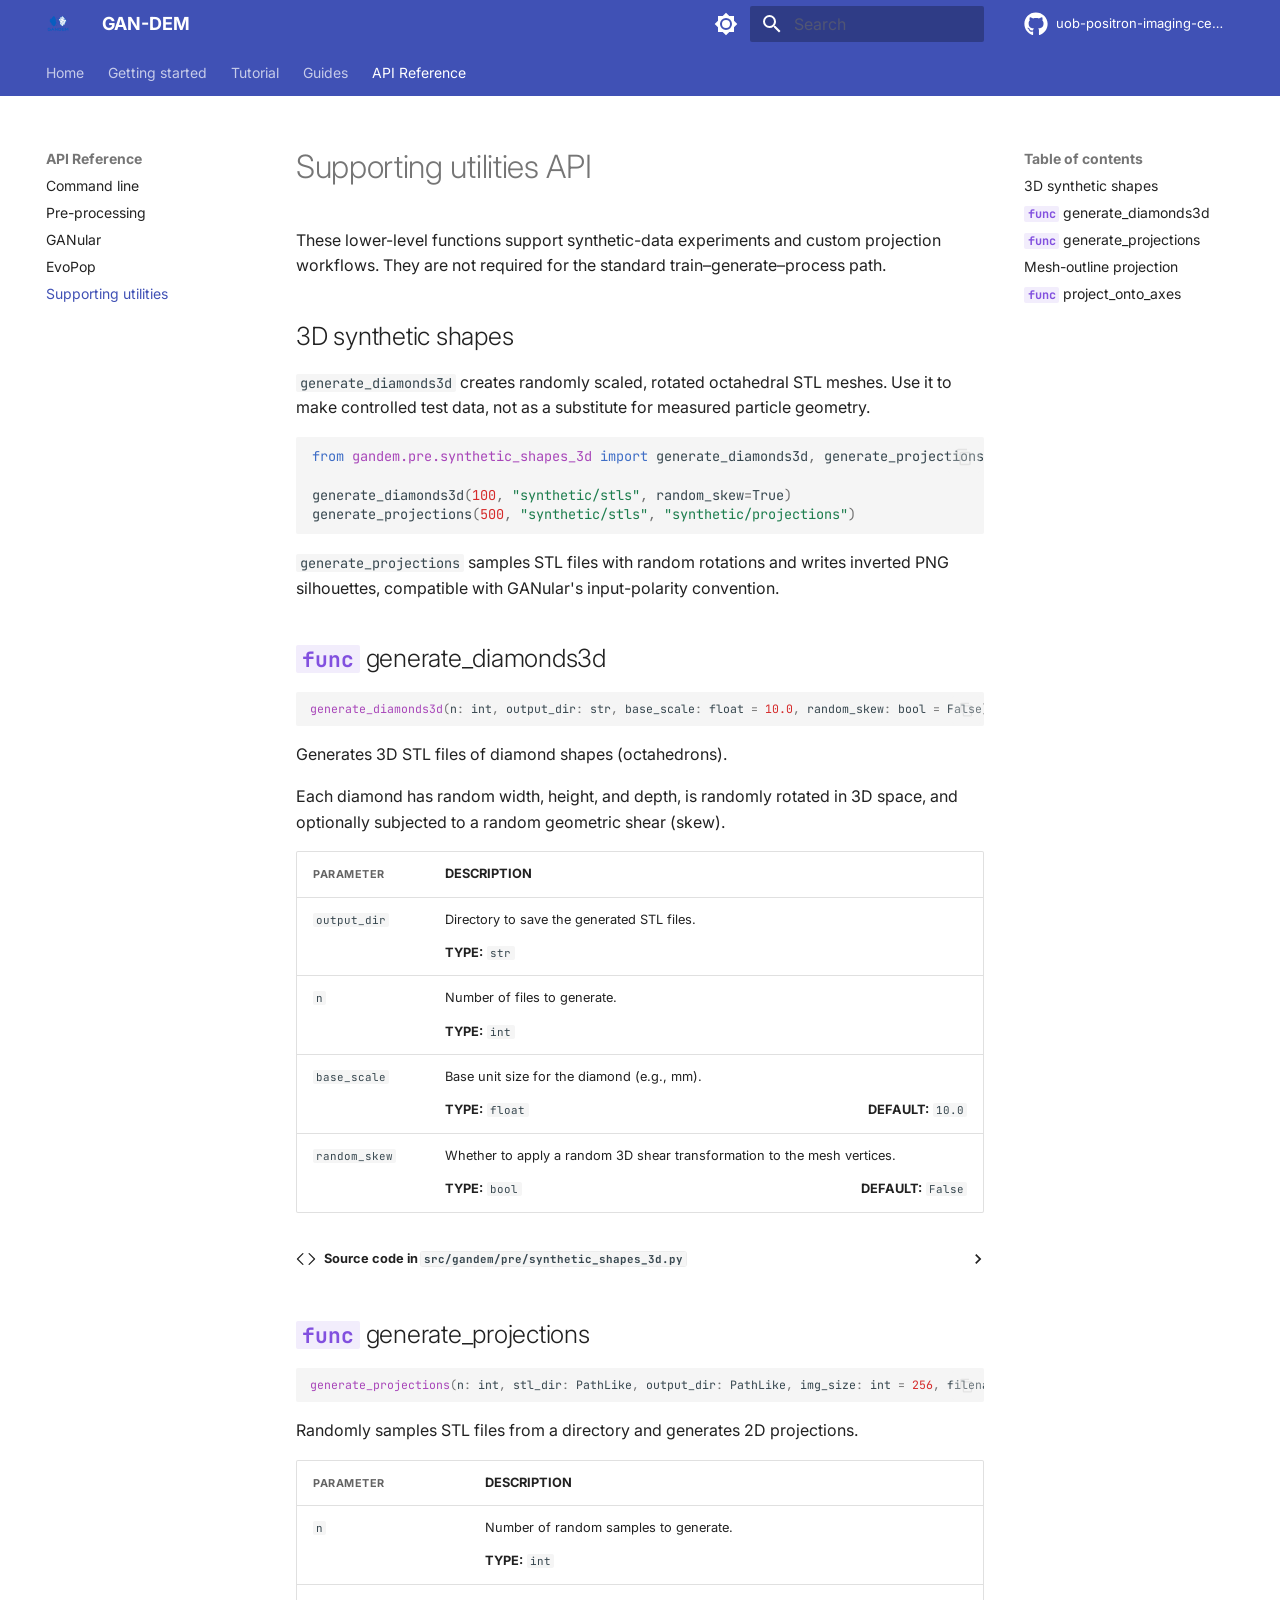
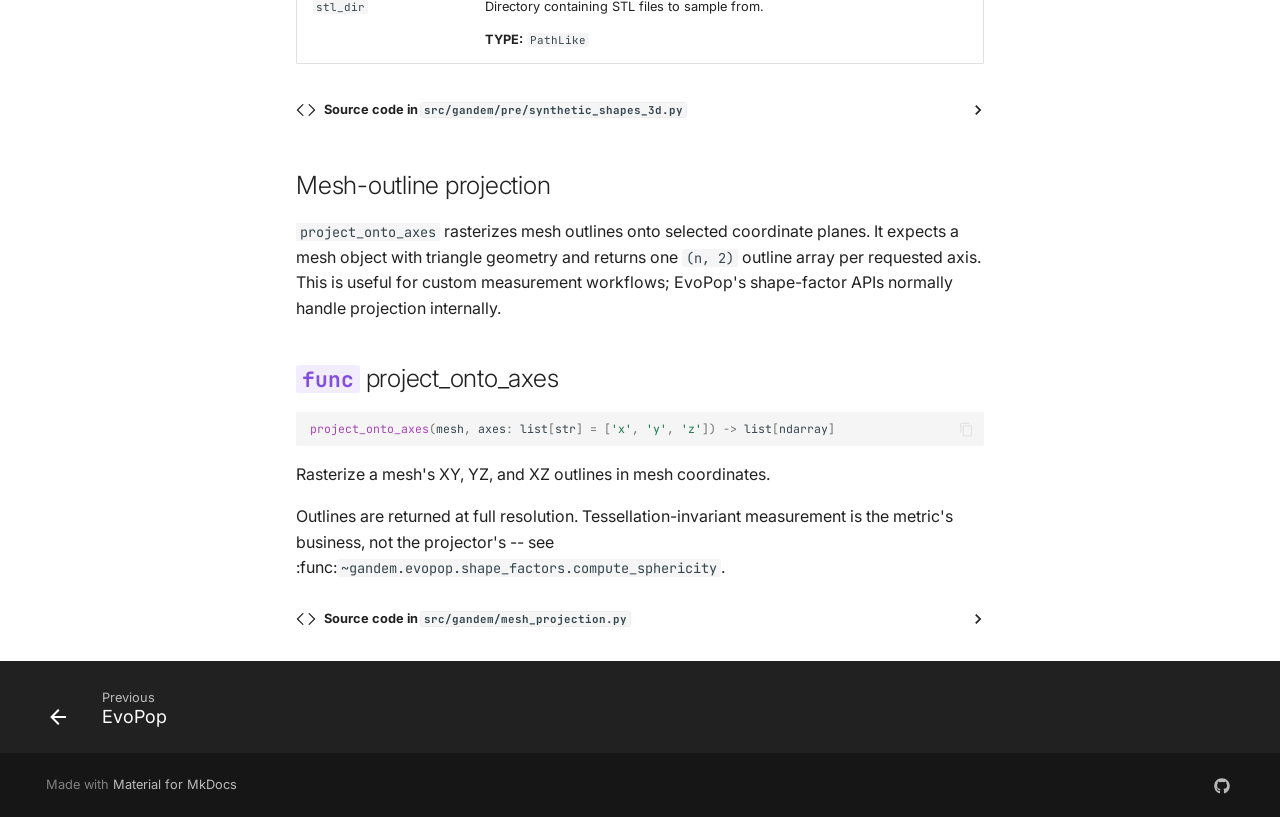
<file: reference/utilities/index.html>
<!doctype html>
<html lang="en" class="no-js">
  <head>
    
      <meta charset="utf-8">
      <meta name="viewport" content="width=device-width,initial-scale=1">
      
        <meta name="description" content="AI-based workflow for reconstruction of 2D projections to 3D particles for DEM simulation.">
      
      
        <meta name="author" content="Abhirup Roy">
      
      
      
        <link rel="prev" href="../evopop/">
      
      
      
        
      
      
      <link rel="icon" href="../../assets/logo.png">
      <meta name="generator" content="mkdocs-1.6.1, mkdocs-material-9.7.7">
    
    
      
        <title>Supporting utilities - GAN-DEM</title>
      
    
    
      <link rel="stylesheet" href="../../assets/stylesheets/main.ec1eaa64.min.css">
      
        
        <link rel="stylesheet" href="../../assets/stylesheets/palette.ab4e12ef.min.css">
      
      


    
    
      
    
    
      
        
        
        <link rel="preconnect" href="https://fonts.gstatic.com" crossorigin>
        <link rel="stylesheet" href="https://fonts.googleapis.com/css?family=Inter:300,300i,400,400i,700,700i%7CJetBrains+Mono:400,400i,700,700i&display=fallback">
        <style>:root{--md-text-font:"Inter";--md-code-font:"JetBrains Mono"}</style>
      
    
    
      <link rel="stylesheet" href="../../assets/_mkdocstrings.css">
    
      <link rel="stylesheet" href="../../stylesheets/extra.css">
    
    <script>__md_scope=new URL("../..",location),__md_hash=e=>[...e].reduce(((e,_)=>(e<<5)-e+_.charCodeAt(0)),0),__md_get=(e,_=localStorage,t=__md_scope)=>JSON.parse(_.getItem(t.pathname+"."+e)),__md_set=(e,_,t=localStorage,a=__md_scope)=>{try{t.setItem(a.pathname+"."+e,JSON.stringify(_))}catch(e){}}</script>
    
      

    
    
  </head>
  
  
    
    
      
    
    
    
    
    <body dir="ltr" data-md-color-scheme="default" data-md-color-primary="indigo" data-md-color-accent="amber">
  
    
    <input class="md-toggle" data-md-toggle="drawer" type="checkbox" id="__drawer" autocomplete="off">
    <input class="md-toggle" data-md-toggle="search" type="checkbox" id="__search" autocomplete="off">
    <label class="md-overlay" for="__drawer"></label>
    <div data-md-component="skip">
      
        
        <a href="#supporting-utilities-api" class="md-skip">
          Skip to content
        </a>
      
    </div>
    <div data-md-component="announce">
      
    </div>
    
    
      

<header class="md-header" data-md-component="header">
  <nav class="md-header__inner md-grid" aria-label="Header">
    <a href="../.." title="GAN-DEM" class="md-header__button md-logo" aria-label="GAN-DEM" data-md-component="logo">
      
  <img src="../../assets/logo.png" alt="logo">

    </a>
    <label class="md-header__button md-icon" for="__drawer">
      
      <svg xmlns="http://www.w3.org/2000/svg" viewBox="0 0 24 24"><path d="M3 6h18v2H3zm0 5h18v2H3zm0 5h18v2H3z"/></svg>
    </label>
    <div class="md-header__title" data-md-component="header-title">
      <div class="md-header__ellipsis">
        <div class="md-header__topic">
          <span class="md-ellipsis">
            GAN-DEM
          </span>
        </div>
        <div class="md-header__topic" data-md-component="header-topic">
          <span class="md-ellipsis">
            
              Supporting utilities
            
          </span>
        </div>
      </div>
    </div>
    
      
        <form class="md-header__option" data-md-component="palette">
  
    
    
    
    <input class="md-option" data-md-color-media="(prefers-color-scheme: light)" data-md-color-scheme="default" data-md-color-primary="indigo" data-md-color-accent="amber"  aria-label="Switch to dark mode"  type="radio" name="__palette" id="__palette_0">
    
      <label class="md-header__button md-icon" title="Switch to dark mode" for="__palette_1" hidden>
        <svg xmlns="http://www.w3.org/2000/svg" viewBox="0 0 24 24"><path d="M12 8a4 4 0 0 0-4 4 4 4 0 0 0 4 4 4 4 0 0 0 4-4 4 4 0 0 0-4-4m0 10a6 6 0 0 1-6-6 6 6 0 0 1 6-6 6 6 0 0 1 6 6 6 6 0 0 1-6 6m8-9.31V4h-4.69L12 .69 8.69 4H4v4.69L.69 12 4 15.31V20h4.69L12 23.31 15.31 20H20v-4.69L23.31 12z"/></svg>
      </label>
    
  
    
    
    
    <input class="md-option" data-md-color-media="(prefers-color-scheme: dark)" data-md-color-scheme="slate" data-md-color-primary="indigo" data-md-color-accent="amber"  aria-label="Switch to light mode"  type="radio" name="__palette" id="__palette_1">
    
      <label class="md-header__button md-icon" title="Switch to light mode" for="__palette_0" hidden>
        <svg xmlns="http://www.w3.org/2000/svg" viewBox="0 0 24 24"><path d="M12 18c-.89 0-1.74-.2-2.5-.55C11.56 16.5 13 14.42 13 12s-1.44-4.5-3.5-5.45C10.26 6.2 11.11 6 12 6a6 6 0 0 1 6 6 6 6 0 0 1-6 6m8-9.31V4h-4.69L12 .69 8.69 4H4v4.69L.69 12 4 15.31V20h4.69L12 23.31 15.31 20H20v-4.69L23.31 12z"/></svg>
      </label>
    
  
</form>
      
    
    
      <script>var palette=__md_get("__palette");if(palette&&palette.color){if("(prefers-color-scheme)"===palette.color.media){var media=matchMedia("(prefers-color-scheme: light)"),input=document.querySelector(media.matches?"[data-md-color-media='(prefers-color-scheme: light)']":"[data-md-color-media='(prefers-color-scheme: dark)']");palette.color.media=input.getAttribute("data-md-color-media"),palette.color.scheme=input.getAttribute("data-md-color-scheme"),palette.color.primary=input.getAttribute("data-md-color-primary"),palette.color.accent=input.getAttribute("data-md-color-accent")}for(var[key,value]of Object.entries(palette.color))document.body.setAttribute("data-md-color-"+key,value)}</script>
    
    
    
      
      
        <label class="md-header__button md-icon" for="__search">
          
          <svg xmlns="http://www.w3.org/2000/svg" viewBox="0 0 24 24"><path d="M9.5 3A6.5 6.5 0 0 1 16 9.5c0 1.61-.59 3.09-1.56 4.23l.27.27h.79l5 5-1.5 1.5-5-5v-.79l-.27-.27A6.52 6.52 0 0 1 9.5 16 6.5 6.5 0 0 1 3 9.5 6.5 6.5 0 0 1 9.5 3m0 2C7 5 5 7 5 9.5S7 14 9.5 14 14 12 14 9.5 12 5 9.5 5"/></svg>
        </label>
        <div class="md-search" data-md-component="search" role="dialog">
  <label class="md-search__overlay" for="__search"></label>
  <div class="md-search__inner" role="search">
    <form class="md-search__form" name="search">
      <input type="text" class="md-search__input" name="query" aria-label="Search" placeholder="Search" autocapitalize="off" autocorrect="off" autocomplete="off" spellcheck="false" data-md-component="search-query" required>
      <label class="md-search__icon md-icon" for="__search">
        
        <svg xmlns="http://www.w3.org/2000/svg" viewBox="0 0 24 24"><path d="M9.5 3A6.5 6.5 0 0 1 16 9.5c0 1.61-.59 3.09-1.56 4.23l.27.27h.79l5 5-1.5 1.5-5-5v-.79l-.27-.27A6.52 6.52 0 0 1 9.5 16 6.5 6.5 0 0 1 3 9.5 6.5 6.5 0 0 1 9.5 3m0 2C7 5 5 7 5 9.5S7 14 9.5 14 14 12 14 9.5 12 5 9.5 5"/></svg>
        
        <svg xmlns="http://www.w3.org/2000/svg" viewBox="0 0 24 24"><path d="M20 11v2H8l5.5 5.5-1.42 1.42L4.16 12l7.92-7.92L13.5 5.5 8 11z"/></svg>
      </label>
      <nav class="md-search__options" aria-label="Search">
        
        <button type="reset" class="md-search__icon md-icon" title="Clear" aria-label="Clear" tabindex="-1">
          
          <svg xmlns="http://www.w3.org/2000/svg" viewBox="0 0 24 24"><path d="M19 6.41 17.59 5 12 10.59 6.41 5 5 6.41 10.59 12 5 17.59 6.41 19 12 13.41 17.59 19 19 17.59 13.41 12z"/></svg>
        </button>
      </nav>
      
        <div class="md-search__suggest" data-md-component="search-suggest"></div>
      
    </form>
    <div class="md-search__output">
      <div class="md-search__scrollwrap" tabindex="0" data-md-scrollfix>
        <div class="md-search-result" data-md-component="search-result">
          <div class="md-search-result__meta">
            Initializing search
          </div>
          <ol class="md-search-result__list" role="presentation"></ol>
        </div>
      </div>
    </div>
  </div>
</div>
      
    
    
      <div class="md-header__source">
        <a href="https://github.com/uob-positron-imaging-centre/GANDEM" title="Go to repository" class="md-source" data-md-component="source">
  <div class="md-source__icon md-icon">
    
    <svg xmlns="http://www.w3.org/2000/svg" viewBox="0 0 512 512"><!--! Font Awesome Free 7.1.0 by @fontawesome - https://fontawesome.com License - https://fontawesome.com/license/free (Icons: CC BY 4.0, Fonts: SIL OFL 1.1, Code: MIT License) Copyright 2025 Fonticons, Inc.--><path d="M173.9 397.4c0 2-2.3 3.6-5.2 3.6-3.3.3-5.6-1.3-5.6-3.6 0-2 2.3-3.6 5.2-3.6 3-.3 5.6 1.3 5.6 3.6m-31.1-4.5c-.7 2 1.3 4.3 4.3 4.9 2.6 1 5.6 0 6.2-2s-1.3-4.3-4.3-5.2c-2.6-.7-5.5.3-6.2 2.3m44.2-1.7c-2.9.7-4.9 2.6-4.6 4.9.3 2 2.9 3.3 5.9 2.6 2.9-.7 4.9-2.6 4.6-4.6-.3-1.9-3-3.2-5.9-2.9M252.8 8C114.1 8 8 113.3 8 252c0 110.9 69.8 205.8 169.5 239.2 12.8 2.3 17.3-5.6 17.3-12.1 0-6.2-.3-40.4-.3-61.4 0 0-70 15-84.7-29.8 0 0-11.4-29.1-27.8-36.6 0 0-22.9-15.7 1.6-15.4 0 0 24.9 2 38.6 25.8 21.9 38.6 58.6 27.5 72.9 20.9 2.3-16 8.8-27.1 16-33.7-55.9-6.2-112.3-14.3-112.3-110.5 0-27.5 7.6-41.3 23.6-58.9-2.6-6.5-11.1-33.3 2.6-67.9 20.9-6.5 69 27 69 27 20-5.6 41.5-8.5 62.8-8.5s42.8 2.9 62.8 8.5c0 0 48.1-33.6 69-27 13.7 34.7 5.2 61.4 2.6 67.9 16 17.7 25.8 31.5 25.8 58.9 0 96.5-58.9 104.2-114.8 110.5 9.2 7.9 17 22.9 17 46.4 0 33.7-.3 75.4-.3 83.6 0 6.5 4.6 14.4 17.3 12.1C436.2 457.8 504 362.9 504 252 504 113.3 391.5 8 252.8 8M105.2 352.9c-1.3 1-1 3.3.7 5.2 1.6 1.6 3.9 2.3 5.2 1 1.3-1 1-3.3-.7-5.2-1.6-1.6-3.9-2.3-5.2-1m-10.8-8.1c-.7 1.3.3 2.9 2.3 3.9 1.6 1 3.6.7 4.3-.7.7-1.3-.3-2.9-2.3-3.9-2-.6-3.6-.3-4.3.7m32.4 35.6c-1.6 1.3-1 4.3 1.3 6.2 2.3 2.3 5.2 2.6 6.5 1 1.3-1.3.7-4.3-1.3-6.2-2.2-2.3-5.2-2.6-6.5-1m-11.4-14.7c-1.6 1-1.6 3.6 0 5.9s4.3 3.3 5.6 2.3c1.6-1.3 1.6-3.9 0-6.2-1.4-2.3-4-3.3-5.6-2"/></svg>
  </div>
  <div class="md-source__repository">
    uob-positron-imaging-centre/GANDEM
  </div>
</a>
      </div>
    
  </nav>
  
</header>
    
    <div class="md-container" data-md-component="container">
      
      
        
          
            
<nav class="md-tabs" aria-label="Tabs" data-md-component="tabs">
  <div class="md-grid">
    <ul class="md-tabs__list">
      
        
  
  
  
  
    <li class="md-tabs__item">
      <a href="../.." class="md-tabs__link">
        
  
  
    
  
  Home

      </a>
    </li>
  

      
        
  
  
  
  
    <li class="md-tabs__item">
      <a href="../../getting-started/" class="md-tabs__link">
        
  
  
    
  
  Getting started

      </a>
    </li>
  

      
        
  
  
  
  
    
    
      <li class="md-tabs__item">
        <a href="../../tutorials/end-to-end/" class="md-tabs__link">
          
  
  
  Tutorial

        </a>
      </li>
    
  

      
        
  
  
  
  
    
    
      <li class="md-tabs__item">
        <a href="../../guides/training/" class="md-tabs__link">
          
  
  
  Guides

        </a>
      </li>
    
  

      
        
  
  
  
    
  
  
    
    
      <li class="md-tabs__item md-tabs__item--active">
        <a href="../cli/" class="md-tabs__link">
          
  
  
  API Reference

        </a>
      </li>
    
  

      
    </ul>
  </div>
</nav>
          
        
      
      <main class="md-main" data-md-component="main">
        <div class="md-main__inner md-grid">
          
            
              
              <div class="md-sidebar md-sidebar--primary" data-md-component="sidebar" data-md-type="navigation" >
                <div class="md-sidebar__scrollwrap">
                  <div class="md-sidebar__inner">
                    


  


<nav class="md-nav md-nav--primary md-nav--lifted" aria-label="Navigation" data-md-level="0">
  <label class="md-nav__title" for="__drawer">
    <a href="../.." title="GAN-DEM" class="md-nav__button md-logo" aria-label="GAN-DEM" data-md-component="logo">
      
  <img src="../../assets/logo.png" alt="logo">

    </a>
    GAN-DEM
  </label>
  
    <div class="md-nav__source">
      <a href="https://github.com/uob-positron-imaging-centre/GANDEM" title="Go to repository" class="md-source" data-md-component="source">
  <div class="md-source__icon md-icon">
    
    <svg xmlns="http://www.w3.org/2000/svg" viewBox="0 0 512 512"><!--! Font Awesome Free 7.1.0 by @fontawesome - https://fontawesome.com License - https://fontawesome.com/license/free (Icons: CC BY 4.0, Fonts: SIL OFL 1.1, Code: MIT License) Copyright 2025 Fonticons, Inc.--><path d="M173.9 397.4c0 2-2.3 3.6-5.2 3.6-3.3.3-5.6-1.3-5.6-3.6 0-2 2.3-3.6 5.2-3.6 3-.3 5.6 1.3 5.6 3.6m-31.1-4.5c-.7 2 1.3 4.3 4.3 4.9 2.6 1 5.6 0 6.2-2s-1.3-4.3-4.3-5.2c-2.6-.7-5.5.3-6.2 2.3m44.2-1.7c-2.9.7-4.9 2.6-4.6 4.9.3 2 2.9 3.3 5.9 2.6 2.9-.7 4.9-2.6 4.6-4.6-.3-1.9-3-3.2-5.9-2.9M252.8 8C114.1 8 8 113.3 8 252c0 110.9 69.8 205.8 169.5 239.2 12.8 2.3 17.3-5.6 17.3-12.1 0-6.2-.3-40.4-.3-61.4 0 0-70 15-84.7-29.8 0 0-11.4-29.1-27.8-36.6 0 0-22.9-15.7 1.6-15.4 0 0 24.9 2 38.6 25.8 21.9 38.6 58.6 27.5 72.9 20.9 2.3-16 8.8-27.1 16-33.7-55.9-6.2-112.3-14.3-112.3-110.5 0-27.5 7.6-41.3 23.6-58.9-2.6-6.5-11.1-33.3 2.6-67.9 20.9-6.5 69 27 69 27 20-5.6 41.5-8.5 62.8-8.5s42.8 2.9 62.8 8.5c0 0 48.1-33.6 69-27 13.7 34.7 5.2 61.4 2.6 67.9 16 17.7 25.8 31.5 25.8 58.9 0 96.5-58.9 104.2-114.8 110.5 9.2 7.9 17 22.9 17 46.4 0 33.7-.3 75.4-.3 83.6 0 6.5 4.6 14.4 17.3 12.1C436.2 457.8 504 362.9 504 252 504 113.3 391.5 8 252.8 8M105.2 352.9c-1.3 1-1 3.3.7 5.2 1.6 1.6 3.9 2.3 5.2 1 1.3-1 1-3.3-.7-5.2-1.6-1.6-3.9-2.3-5.2-1m-10.8-8.1c-.7 1.3.3 2.9 2.3 3.9 1.6 1 3.6.7 4.3-.7.7-1.3-.3-2.9-2.3-3.9-2-.6-3.6-.3-4.3.7m32.4 35.6c-1.6 1.3-1 4.3 1.3 6.2 2.3 2.3 5.2 2.6 6.5 1 1.3-1.3.7-4.3-1.3-6.2-2.2-2.3-5.2-2.6-6.5-1m-11.4-14.7c-1.6 1-1.6 3.6 0 5.9s4.3 3.3 5.6 2.3c1.6-1.3 1.6-3.9 0-6.2-1.4-2.3-4-3.3-5.6-2"/></svg>
  </div>
  <div class="md-source__repository">
    uob-positron-imaging-centre/GANDEM
  </div>
</a>
    </div>
  
  <ul class="md-nav__list" data-md-scrollfix>
    
      
      
  
  
  
  
    <li class="md-nav__item">
      <a href="../.." class="md-nav__link">
        
  
  
  <span class="md-ellipsis">
    
  
    Home
  

    
  </span>
  
  

      </a>
    </li>
  

    
      
      
  
  
  
  
    <li class="md-nav__item">
      <a href="../../getting-started/" class="md-nav__link">
        
  
  
  <span class="md-ellipsis">
    
  
    Getting started
  

    
  </span>
  
  

      </a>
    </li>
  

    
      
      
  
  
  
  
    
    
    
    
      
      
        
      
    
    
    <li class="md-nav__item md-nav__item--nested">
      
        
        
          
        
        <input class="md-nav__toggle md-toggle md-toggle--indeterminate" type="checkbox" id="__nav_3" >
        
          
          <label class="md-nav__link" for="__nav_3" id="__nav_3_label" tabindex="0">
            
  
  
  <span class="md-ellipsis">
    
  
    Tutorial
  

    
  </span>
  
  

            <span class="md-nav__icon md-icon"></span>
          </label>
        
        <nav class="md-nav" data-md-level="1" aria-labelledby="__nav_3_label" aria-expanded="false">
          <label class="md-nav__title" for="__nav_3">
            <span class="md-nav__icon md-icon"></span>
            
  
    Tutorial
  

          </label>
          <ul class="md-nav__list" data-md-scrollfix>
            
              
                
  
  
  
  
    <li class="md-nav__item">
      <a href="../../tutorials/end-to-end/" class="md-nav__link">
        
  
  
  <span class="md-ellipsis">
    
  
    End-to-end workflow
  

    
  </span>
  
  

      </a>
    </li>
  

              
            
          </ul>
        </nav>
      
    </li>
  

    
      
      
  
  
  
  
    
    
    
    
      
      
        
      
    
    
    <li class="md-nav__item md-nav__item--nested">
      
        
        
          
        
        <input class="md-nav__toggle md-toggle md-toggle--indeterminate" type="checkbox" id="__nav_4" >
        
          
          <label class="md-nav__link" for="__nav_4" id="__nav_4_label" tabindex="0">
            
  
  
  <span class="md-ellipsis">
    
  
    Guides
  

    
  </span>
  
  

            <span class="md-nav__icon md-icon"></span>
          </label>
        
        <nav class="md-nav" data-md-level="1" aria-labelledby="__nav_4_label" aria-expanded="false">
          <label class="md-nav__title" for="__nav_4">
            <span class="md-nav__icon md-icon"></span>
            
  
    Guides
  

          </label>
          <ul class="md-nav__list" data-md-scrollfix>
            
              
                
  
  
  
  
    <li class="md-nav__item">
      <a href="../../guides/training/" class="md-nav__link">
        
  
  
  <span class="md-ellipsis">
    
  
    Train GANular
  

    
  </span>
  
  

      </a>
    </li>
  

              
            
              
                
  
  
  
  
    <li class="md-nav__item">
      <a href="../../guides/generate-and-process/" class="md-nav__link">
        
  
  
  <span class="md-ellipsis">
    
  
    Generate and process meshes
  

    
  </span>
  
  

      </a>
    </li>
  

              
            
              
                
  
  
  
  
    <li class="md-nav__item">
      <a href="../../guides/select-population/" class="md-nav__link">
        
  
  
  <span class="md-ellipsis">
    
  
    Select a particle population
  

    
  </span>
  
  

      </a>
    </li>
  

              
            
          </ul>
        </nav>
      
    </li>
  

    
      
      
  
  
    
  
  
  
    
    
    
    
      
        
        
      
      
        
      
    
    
    <li class="md-nav__item md-nav__item--active md-nav__item--section md-nav__item--nested">
      
        
        
        <input class="md-nav__toggle md-toggle " type="checkbox" id="__nav_5" checked>
        
          
          <label class="md-nav__link" for="__nav_5" id="__nav_5_label" tabindex="">
            
  
  
  <span class="md-ellipsis">
    
  
    API Reference
  

    
  </span>
  
  

            <span class="md-nav__icon md-icon"></span>
          </label>
        
        <nav class="md-nav" data-md-level="1" aria-labelledby="__nav_5_label" aria-expanded="true">
          <label class="md-nav__title" for="__nav_5">
            <span class="md-nav__icon md-icon"></span>
            
  
    API Reference
  

          </label>
          <ul class="md-nav__list" data-md-scrollfix>
            
              
                
  
  
  
  
    <li class="md-nav__item">
      <a href="../cli/" class="md-nav__link">
        
  
  
  <span class="md-ellipsis">
    
  
    Command line
  

    
  </span>
  
  

      </a>
    </li>
  

              
            
              
                
  
  
  
  
    <li class="md-nav__item">
      <a href="../pre/" class="md-nav__link">
        
  
  
  <span class="md-ellipsis">
    
  
    Pre-processing
  

    
  </span>
  
  

      </a>
    </li>
  

              
            
              
                
  
  
  
  
    <li class="md-nav__item">
      <a href="../ganular/" class="md-nav__link">
        
  
  
  <span class="md-ellipsis">
    
  
    GANular
  

    
  </span>
  
  

      </a>
    </li>
  

              
            
              
                
  
  
  
  
    <li class="md-nav__item">
      <a href="../evopop/" class="md-nav__link">
        
  
  
  <span class="md-ellipsis">
    
  
    EvoPop
  

    
  </span>
  
  

      </a>
    </li>
  

              
            
              
                
  
  
    
  
  
  
    <li class="md-nav__item md-nav__item--active">
      
      <input class="md-nav__toggle md-toggle" type="checkbox" id="__toc">
      
      
        
      
      
        <label class="md-nav__link md-nav__link--active" for="__toc">
          
  
  
  <span class="md-ellipsis">
    
  
    Supporting utilities
  

    
  </span>
  
  

          <span class="md-nav__icon md-icon"></span>
        </label>
      
      <a href="./" class="md-nav__link md-nav__link--active">
        
  
  
  <span class="md-ellipsis">
    
  
    Supporting utilities
  

    
  </span>
  
  

      </a>
      
        

<nav class="md-nav md-nav--secondary" aria-label="Table of contents">
  
  
  
    
  
  
    <label class="md-nav__title" for="__toc">
      <span class="md-nav__icon md-icon"></span>
      Table of contents
    </label>
    <ul class="md-nav__list" data-md-component="toc" data-md-scrollfix>
      
        <li class="md-nav__item">
  <a href="#3d-synthetic-shapes" class="md-nav__link">
    <span class="md-ellipsis">
      
        3D synthetic shapes
      
    </span>
  </a>
  
</li>
      
        <li class="md-nav__item">
  <a href="#gandem.pre.synthetic_shapes_3d.generate_diamonds3d" class="md-nav__link">
    <span class="md-ellipsis">
      
        <code class="doc-symbol doc-symbol-toc doc-symbol-function"></code>&nbsp;generate_diamonds3d
      
    </span>
  </a>
  
</li>
      
        <li class="md-nav__item">
  <a href="#gandem.pre.synthetic_shapes_3d.generate_projections" class="md-nav__link">
    <span class="md-ellipsis">
      
        <code class="doc-symbol doc-symbol-toc doc-symbol-function"></code>&nbsp;generate_projections
      
    </span>
  </a>
  
</li>
      
        <li class="md-nav__item">
  <a href="#mesh-outline-projection" class="md-nav__link">
    <span class="md-ellipsis">
      
        Mesh-outline projection
      
    </span>
  </a>
  
</li>
      
        <li class="md-nav__item">
  <a href="#gandem.mesh_projection.project_onto_axes" class="md-nav__link">
    <span class="md-ellipsis">
      
        <code class="doc-symbol doc-symbol-toc doc-symbol-function"></code>&nbsp;project_onto_axes
      
    </span>
  </a>
  
</li>
      
    </ul>
  
</nav>
      
    </li>
  

              
            
          </ul>
        </nav>
      
    </li>
  

    
  </ul>
</nav>
                  </div>
                </div>
              </div>
            
            
              
              <div class="md-sidebar md-sidebar--secondary" data-md-component="sidebar" data-md-type="toc" >
                <div class="md-sidebar__scrollwrap">
                  <div class="md-sidebar__inner">
                    

<nav class="md-nav md-nav--secondary" aria-label="Table of contents">
  
  
  
    
  
  
    <label class="md-nav__title" for="__toc">
      <span class="md-nav__icon md-icon"></span>
      Table of contents
    </label>
    <ul class="md-nav__list" data-md-component="toc" data-md-scrollfix>
      
        <li class="md-nav__item">
  <a href="#3d-synthetic-shapes" class="md-nav__link">
    <span class="md-ellipsis">
      
        3D synthetic shapes
      
    </span>
  </a>
  
</li>
      
        <li class="md-nav__item">
  <a href="#gandem.pre.synthetic_shapes_3d.generate_diamonds3d" class="md-nav__link">
    <span class="md-ellipsis">
      
        <code class="doc-symbol doc-symbol-toc doc-symbol-function"></code>&nbsp;generate_diamonds3d
      
    </span>
  </a>
  
</li>
      
        <li class="md-nav__item">
  <a href="#gandem.pre.synthetic_shapes_3d.generate_projections" class="md-nav__link">
    <span class="md-ellipsis">
      
        <code class="doc-symbol doc-symbol-toc doc-symbol-function"></code>&nbsp;generate_projections
      
    </span>
  </a>
  
</li>
      
        <li class="md-nav__item">
  <a href="#mesh-outline-projection" class="md-nav__link">
    <span class="md-ellipsis">
      
        Mesh-outline projection
      
    </span>
  </a>
  
</li>
      
        <li class="md-nav__item">
  <a href="#gandem.mesh_projection.project_onto_axes" class="md-nav__link">
    <span class="md-ellipsis">
      
        <code class="doc-symbol doc-symbol-toc doc-symbol-function"></code>&nbsp;project_onto_axes
      
    </span>
  </a>
  
</li>
      
    </ul>
  
</nav>
                  </div>
                </div>
              </div>
            
          
          
            <div class="md-content" data-md-component="content">
              
              <article class="md-content__inner md-typeset">
                
                  


  
  


<h1 id="supporting-utilities-api">Supporting utilities API<a class="headerlink" href="#supporting-utilities-api" title="Permanent link">&para;</a></h1>
<p>These lower-level functions support synthetic-data experiments and custom
projection workflows. They are not required for the standard
train–generate–process path.</p>
<h2 id="3d-synthetic-shapes">3D synthetic shapes<a class="headerlink" href="#3d-synthetic-shapes" title="Permanent link">&para;</a></h2>
<p><code>generate_diamonds3d</code> creates randomly scaled, rotated octahedral STL meshes.
Use it to make controlled test data, not as a substitute for measured particle
geometry.</p>
<div class="language-python highlight"><pre><span></span><code><span id="__span-0-1"><a id="__codelineno-0-1" name="__codelineno-0-1" href="#__codelineno-0-1"></a><span class="kn">from</span><span class="w"> </span><span class="nn">gandem.pre.synthetic_shapes_3d</span><span class="w"> </span><span class="kn">import</span> <span class="n">generate_diamonds3d</span><span class="p">,</span> <span class="n">generate_projections</span>
</span><span id="__span-0-2"><a id="__codelineno-0-2" name="__codelineno-0-2" href="#__codelineno-0-2"></a>
</span><span id="__span-0-3"><a id="__codelineno-0-3" name="__codelineno-0-3" href="#__codelineno-0-3"></a><span class="n">generate_diamonds3d</span><span class="p">(</span><span class="mi">100</span><span class="p">,</span> <span class="s2">"synthetic/stls"</span><span class="p">,</span> <span class="n">random_skew</span><span class="o">=</span><span class="kc">True</span><span class="p">)</span>
</span><span id="__span-0-4"><a id="__codelineno-0-4" name="__codelineno-0-4" href="#__codelineno-0-4"></a><span class="n">generate_projections</span><span class="p">(</span><span class="mi">500</span><span class="p">,</span> <span class="s2">"synthetic/stls"</span><span class="p">,</span> <span class="s2">"synthetic/projections"</span><span class="p">)</span>
</span></code></pre></div>
<p><code>generate_projections</code> samples STL files with random rotations and writes
inverted PNG silhouettes, compatible with GANular's input-polarity convention.</p>


<div class="doc doc-object doc-function">


<h2 id="gandem.pre.synthetic_shapes_3d.generate_diamonds3d" class="doc doc-heading">
<code class="doc-symbol doc-symbol-heading doc-symbol-function"></code>            <span class="doc doc-object-name doc-function-name">generate_diamonds3d</span>


<a href="#gandem.pre.synthetic_shapes_3d.generate_diamonds3d" class="headerlink" title="Permanent link">&para;</a></h2>
<div class="language-python doc-signature highlight"><pre><span></span><code><span id="__span-0-1"><a id="__codelineno-0-1" name="__codelineno-0-1" href="#__codelineno-0-1"></a><span class="nf">generate_diamonds3d</span><span class="p">(</span><span class="n">n</span><span class="p">:</span> <span class="n"><span title="int">int</span></span><span class="p">,</span> <span class="n">output_dir</span><span class="p">:</span> <span class="n"><span title="str">str</span></span><span class="p">,</span> <span class="n">base_scale</span><span class="p">:</span> <span class="n"><span title="float">float</span></span> <span class="o">=</span> <span class="mf">10.0</span><span class="p">,</span> <span class="n">random_skew</span><span class="p">:</span> <span class="n"><span title="bool">bool</span></span> <span class="o">=</span> <span class="kc">False</span><span class="p">)</span>
</span></code></pre></div>

    <div class="doc doc-contents first">

        <p>Generates 3D STL files of diamond shapes (octahedrons).</p>
<p>Each diamond has random width, height, and depth, is randomly rotated
in 3D space, and optionally subjected to a random geometric shear (skew).</p>


<table>
      <thead>
        <tr>
          <th><span class="doc-section-title">PARAMETER</span></th>
          <th><span>DESCRIPTION</span></th>
        </tr>
      </thead>
      <tbody>
          <tr class="doc-section-item">
            <td>
                <code>output_dir</code>
            </td>
            <td class="doc-param-details">
              <div class="doc-md-description">
                <p>Directory to save the generated STL files.</p>
              </div>
              <p>
                  <span class="doc-param-annotation">
                    <b>TYPE:</b>
                      <code><span title="str">str</span></code>
                  </span>
              </p>
            </td>
          </tr>
          <tr class="doc-section-item">
            <td>
                <code>n</code>
            </td>
            <td class="doc-param-details">
              <div class="doc-md-description">
                <p>Number of files to generate.</p>
              </div>
              <p>
                  <span class="doc-param-annotation">
                    <b>TYPE:</b>
                      <code><span title="int">int</span></code>
                  </span>
              </p>
            </td>
          </tr>
          <tr class="doc-section-item">
            <td>
                <code>base_scale</code>
            </td>
            <td class="doc-param-details">
              <div class="doc-md-description">
                <p>Base unit size for the diamond (e.g., mm).</p>
              </div>
              <p>
                  <span class="doc-param-annotation">
                    <b>TYPE:</b>
                      <code><span title="float">float</span></code>
                  </span>
                  <span class="doc-param-default">
                    <b>DEFAULT:</b>
                      <code>10.0</code>
                  </span>
              </p>
            </td>
          </tr>
          <tr class="doc-section-item">
            <td>
                <code>random_skew</code>
            </td>
            <td class="doc-param-details">
              <div class="doc-md-description">
                <p>Whether to apply a random 3D shear transformation to
the mesh vertices.</p>
              </div>
              <p>
                  <span class="doc-param-annotation">
                    <b>TYPE:</b>
                      <code><span title="bool">bool</span></code>
                  </span>
                  <span class="doc-param-default">
                    <b>DEFAULT:</b>
                      <code>False</code>
                  </span>
              </p>
            </td>
          </tr>
      </tbody>
    </table>


            <details class="mkdocstrings-source">
              <summary>Source code in <code>src/gandem/pre/synthetic_shapes_3d.py</code></summary>
              <div class="language-python highlight"><table class="highlighttable"><tr><td class="linenos"><div class="linenodiv"><pre><span></span><span class="normal"><a href="#__codelineno-0-13"> 13</a></span>
<span class="normal"><a href="#__codelineno-0-14"> 14</a></span>
<span class="normal"><a href="#__codelineno-0-15"> 15</a></span>
<span class="normal"><a href="#__codelineno-0-16"> 16</a></span>
<span class="normal"><a href="#__codelineno-0-17"> 17</a></span>
<span class="normal"><a href="#__codelineno-0-18"> 18</a></span>
<span class="normal"><a href="#__codelineno-0-19"> 19</a></span>
<span class="normal"><a href="#__codelineno-0-20"> 20</a></span>
<span class="normal"><a href="#__codelineno-0-21"> 21</a></span>
<span class="normal"><a href="#__codelineno-0-22"> 22</a></span>
<span class="normal"><a href="#__codelineno-0-23"> 23</a></span>
<span class="normal"><a href="#__codelineno-0-24"> 24</a></span>
<span class="normal"><a href="#__codelineno-0-25"> 25</a></span>
<span class="normal"><a href="#__codelineno-0-26"> 26</a></span>
<span class="normal"><a href="#__codelineno-0-27"> 27</a></span>
<span class="normal"><a href="#__codelineno-0-28"> 28</a></span>
<span class="normal"><a href="#__codelineno-0-29"> 29</a></span>
<span class="normal"><a href="#__codelineno-0-30"> 30</a></span>
<span class="normal"><a href="#__codelineno-0-31"> 31</a></span>
<span class="normal"><a href="#__codelineno-0-32"> 32</a></span>
<span class="normal"><a href="#__codelineno-0-33"> 33</a></span>
<span class="normal"><a href="#__codelineno-0-34"> 34</a></span>
<span class="normal"><a href="#__codelineno-0-35"> 35</a></span>
<span class="normal"><a href="#__codelineno-0-36"> 36</a></span>
<span class="normal"><a href="#__codelineno-0-37"> 37</a></span>
<span class="normal"><a href="#__codelineno-0-38"> 38</a></span>
<span class="normal"><a href="#__codelineno-0-39"> 39</a></span>
<span class="normal"><a href="#__codelineno-0-40"> 40</a></span>
<span class="normal"><a href="#__codelineno-0-41"> 41</a></span>
<span class="normal"><a href="#__codelineno-0-42"> 42</a></span>
<span class="normal"><a href="#__codelineno-0-43"> 43</a></span>
<span class="normal"><a href="#__codelineno-0-44"> 44</a></span>
<span class="normal"><a href="#__codelineno-0-45"> 45</a></span>
<span class="normal"><a href="#__codelineno-0-46"> 46</a></span>
<span class="normal"><a href="#__codelineno-0-47"> 47</a></span>
<span class="normal"><a href="#__codelineno-0-48"> 48</a></span>
<span class="normal"><a href="#__codelineno-0-49"> 49</a></span>
<span class="normal"><a href="#__codelineno-0-50"> 50</a></span>
<span class="normal"><a href="#__codelineno-0-51"> 51</a></span>
<span class="normal"><a href="#__codelineno-0-52"> 52</a></span>
<span class="normal"><a href="#__codelineno-0-53"> 53</a></span>
<span class="normal"><a href="#__codelineno-0-54"> 54</a></span>
<span class="normal"><a href="#__codelineno-0-55"> 55</a></span>
<span class="normal"><a href="#__codelineno-0-56"> 56</a></span>
<span class="normal"><a href="#__codelineno-0-57"> 57</a></span>
<span class="normal"><a href="#__codelineno-0-58"> 58</a></span>
<span class="normal"><a href="#__codelineno-0-59"> 59</a></span>
<span class="normal"><a href="#__codelineno-0-60"> 60</a></span>
<span class="normal"><a href="#__codelineno-0-61"> 61</a></span>
<span class="normal"><a href="#__codelineno-0-62"> 62</a></span>
<span class="normal"><a href="#__codelineno-0-63"> 63</a></span>
<span class="normal"><a href="#__codelineno-0-64"> 64</a></span>
<span class="normal"><a href="#__codelineno-0-65"> 65</a></span>
<span class="normal"><a href="#__codelineno-0-66"> 66</a></span>
<span class="normal"><a href="#__codelineno-0-67"> 67</a></span>
<span class="normal"><a href="#__codelineno-0-68"> 68</a></span>
<span class="normal"><a href="#__codelineno-0-69"> 69</a></span>
<span class="normal"><a href="#__codelineno-0-70"> 70</a></span>
<span class="normal"><a href="#__codelineno-0-71"> 71</a></span>
<span class="normal"><a href="#__codelineno-0-72"> 72</a></span>
<span class="normal"><a href="#__codelineno-0-73"> 73</a></span>
<span class="normal"><a href="#__codelineno-0-74"> 74</a></span>
<span class="normal"><a href="#__codelineno-0-75"> 75</a></span>
<span class="normal"><a href="#__codelineno-0-76"> 76</a></span>
<span class="normal"><a href="#__codelineno-0-77"> 77</a></span>
<span class="normal"><a href="#__codelineno-0-78"> 78</a></span>
<span class="normal"><a href="#__codelineno-0-79"> 79</a></span>
<span class="normal"><a href="#__codelineno-0-80"> 80</a></span>
<span class="normal"><a href="#__codelineno-0-81"> 81</a></span>
<span class="normal"><a href="#__codelineno-0-82"> 82</a></span>
<span class="normal"><a href="#__codelineno-0-83"> 83</a></span>
<span class="normal"><a href="#__codelineno-0-84"> 84</a></span>
<span class="normal"><a href="#__codelineno-0-85"> 85</a></span>
<span class="normal"><a href="#__codelineno-0-86"> 86</a></span>
<span class="normal"><a href="#__codelineno-0-87"> 87</a></span>
<span class="normal"><a href="#__codelineno-0-88"> 88</a></span>
<span class="normal"><a href="#__codelineno-0-89"> 89</a></span>
<span class="normal"><a href="#__codelineno-0-90"> 90</a></span>
<span class="normal"><a href="#__codelineno-0-91"> 91</a></span>
<span class="normal"><a href="#__codelineno-0-92"> 92</a></span>
<span class="normal"><a href="#__codelineno-0-93"> 93</a></span>
<span class="normal"><a href="#__codelineno-0-94"> 94</a></span>
<span class="normal"><a href="#__codelineno-0-95"> 95</a></span>
<span class="normal"><a href="#__codelineno-0-96"> 96</a></span>
<span class="normal"><a href="#__codelineno-0-97"> 97</a></span>
<span class="normal"><a href="#__codelineno-0-98"> 98</a></span>
<span class="normal"><a href="#__codelineno-0-99"> 99</a></span>
<span class="normal"><a href="#__codelineno-0-100">100</a></span>
<span class="normal"><a href="#__codelineno-0-101">101</a></span>
<span class="normal"><a href="#__codelineno-0-102">102</a></span></pre></div></td><td class="code"><div><pre><span></span><code><span id="__span-0-13"><a id="__codelineno-0-13" name="__codelineno-0-13"></a><span class="k">def</span><span class="w"> </span><span class="nf">generate_diamonds3d</span><span class="p">(</span>
</span><span id="__span-0-14"><a id="__codelineno-0-14" name="__codelineno-0-14"></a>    <span class="n">n</span><span class="p">:</span> <span class="nb">int</span><span class="p">,</span>
</span><span id="__span-0-15"><a id="__codelineno-0-15" name="__codelineno-0-15"></a>    <span class="n">output_dir</span><span class="p">:</span> <span class="nb">str</span><span class="p">,</span>
</span><span id="__span-0-16"><a id="__codelineno-0-16" name="__codelineno-0-16"></a>    <span class="n">base_scale</span><span class="p">:</span> <span class="nb">float</span> <span class="o">=</span> <span class="mf">10.0</span><span class="p">,</span>
</span><span id="__span-0-17"><a id="__codelineno-0-17" name="__codelineno-0-17"></a>    <span class="n">random_skew</span><span class="p">:</span> <span class="nb">bool</span> <span class="o">=</span> <span class="kc">False</span><span class="p">,</span>
</span><span id="__span-0-18"><a id="__codelineno-0-18" name="__codelineno-0-18"></a><span class="p">):</span>
</span><span id="__span-0-19"><a id="__codelineno-0-19" name="__codelineno-0-19"></a><span class="w">    </span><span class="sd">"""</span>
</span><span id="__span-0-20"><a id="__codelineno-0-20" name="__codelineno-0-20"></a><span class="sd">    Generates 3D STL files of diamond shapes (octahedrons).</span>
</span><span id="__span-0-21"><a id="__codelineno-0-21" name="__codelineno-0-21"></a>
</span><span id="__span-0-22"><a id="__codelineno-0-22" name="__codelineno-0-22"></a><span class="sd">    Each diamond has random width, height, and depth, is randomly rotated</span>
</span><span id="__span-0-23"><a id="__codelineno-0-23" name="__codelineno-0-23"></a><span class="sd">    in 3D space, and optionally subjected to a random geometric shear (skew).</span>
</span><span id="__span-0-24"><a id="__codelineno-0-24" name="__codelineno-0-24"></a>
</span><span id="__span-0-25"><a id="__codelineno-0-25" name="__codelineno-0-25"></a><span class="sd">    Args:</span>
</span><span id="__span-0-26"><a id="__codelineno-0-26" name="__codelineno-0-26"></a><span class="sd">        output_dir: Directory to save the generated STL files.</span>
</span><span id="__span-0-27"><a id="__codelineno-0-27" name="__codelineno-0-27"></a><span class="sd">        n: Number of files to generate.</span>
</span><span id="__span-0-28"><a id="__codelineno-0-28" name="__codelineno-0-28"></a><span class="sd">        base_scale: Base unit size for the diamond (e.g., mm).</span>
</span><span id="__span-0-29"><a id="__codelineno-0-29" name="__codelineno-0-29"></a><span class="sd">        random_skew: Whether to apply a random 3D shear transformation to</span>
</span><span id="__span-0-30"><a id="__codelineno-0-30" name="__codelineno-0-30"></a><span class="sd">            the mesh vertices.</span>
</span><span id="__span-0-31"><a id="__codelineno-0-31" name="__codelineno-0-31"></a><span class="sd">    """</span>
</span><span id="__span-0-32"><a id="__codelineno-0-32" name="__codelineno-0-32"></a>    <span class="k">if</span> <span class="ow">not</span> <span class="n">os</span><span class="o">.</span><span class="n">path</span><span class="o">.</span><span class="n">exists</span><span class="p">(</span><span class="n">output_dir</span><span class="p">):</span>
</span><span id="__span-0-33"><a id="__codelineno-0-33" name="__codelineno-0-33"></a>        <span class="n">os</span><span class="o">.</span><span class="n">makedirs</span><span class="p">(</span><span class="n">output_dir</span><span class="p">)</span>
</span><span id="__span-0-34"><a id="__codelineno-0-34" name="__codelineno-0-34"></a>
</span><span id="__span-0-35"><a id="__codelineno-0-35" name="__codelineno-0-35"></a>    <span class="k">for</span> <span class="n">i</span> <span class="ow">in</span> <span class="n">trange</span><span class="p">(</span><span class="n">n</span><span class="p">,</span> <span class="n">desc</span><span class="o">=</span><span class="s2">"Generating STLs"</span><span class="p">):</span>
</span><span id="__span-0-36"><a id="__codelineno-0-36" name="__codelineno-0-36"></a>        <span class="n">h</span> <span class="o">=</span> <span class="n">np</span><span class="o">.</span><span class="n">random</span><span class="o">.</span><span class="n">uniform</span><span class="p">(</span><span class="mf">0.8</span><span class="p">,</span> <span class="mf">1.8</span><span class="p">)</span> <span class="o">*</span> <span class="n">base_scale</span>  <span class="c1"># Height (Y axis)</span>
</span><span id="__span-0-37"><a id="__codelineno-0-37" name="__codelineno-0-37"></a>        <span class="n">w</span> <span class="o">=</span> <span class="n">np</span><span class="o">.</span><span class="n">random</span><span class="o">.</span><span class="n">uniform</span><span class="p">(</span><span class="mf">0.5</span><span class="p">,</span> <span class="mf">1.2</span><span class="p">)</span> <span class="o">*</span> <span class="n">base_scale</span>  <span class="c1"># Width (X axis)</span>
</span><span id="__span-0-38"><a id="__codelineno-0-38" name="__codelineno-0-38"></a>        <span class="n">d</span> <span class="o">=</span> <span class="n">np</span><span class="o">.</span><span class="n">random</span><span class="o">.</span><span class="n">uniform</span><span class="p">(</span><span class="mf">0.5</span><span class="p">,</span> <span class="mf">1.2</span><span class="p">)</span> <span class="o">*</span> <span class="n">base_scale</span>  <span class="c1"># Depth (Z axis)</span>
</span><span id="__span-0-39"><a id="__codelineno-0-39" name="__codelineno-0-39"></a>
</span><span id="__span-0-40"><a id="__codelineno-0-40" name="__codelineno-0-40"></a>        <span class="n">vertices</span> <span class="o">=</span> <span class="n">np</span><span class="o">.</span><span class="n">array</span><span class="p">(</span>
</span><span id="__span-0-41"><a id="__codelineno-0-41" name="__codelineno-0-41"></a>            <span class="p">[</span>
</span><span id="__span-0-42"><a id="__codelineno-0-42" name="__codelineno-0-42"></a>                <span class="p">[</span><span class="mi">0</span><span class="p">,</span> <span class="n">h</span><span class="p">,</span> <span class="mi">0</span><span class="p">],</span>  <span class="c1"># Top</span>
</span><span id="__span-0-43"><a id="__codelineno-0-43" name="__codelineno-0-43"></a>                <span class="p">[</span><span class="mi">0</span><span class="p">,</span> <span class="o">-</span><span class="n">h</span><span class="p">,</span> <span class="mi">0</span><span class="p">],</span>  <span class="c1"># Bottom</span>
</span><span id="__span-0-44"><a id="__codelineno-0-44" name="__codelineno-0-44"></a>                <span class="p">[</span><span class="mi">0</span><span class="p">,</span> <span class="mi">0</span><span class="p">,</span> <span class="n">d</span><span class="p">],</span>  <span class="c1"># Front</span>
</span><span id="__span-0-45"><a id="__codelineno-0-45" name="__codelineno-0-45"></a>                <span class="p">[</span><span class="n">w</span><span class="p">,</span> <span class="mi">0</span><span class="p">,</span> <span class="mi">0</span><span class="p">],</span>  <span class="c1"># Right</span>
</span><span id="__span-0-46"><a id="__codelineno-0-46" name="__codelineno-0-46"></a>                <span class="p">[</span><span class="mi">0</span><span class="p">,</span> <span class="mi">0</span><span class="p">,</span> <span class="o">-</span><span class="n">d</span><span class="p">],</span>  <span class="c1"># Back</span>
</span><span id="__span-0-47"><a id="__codelineno-0-47" name="__codelineno-0-47"></a>                <span class="p">[</span><span class="o">-</span><span class="n">w</span><span class="p">,</span> <span class="mi">0</span><span class="p">,</span> <span class="mi">0</span><span class="p">],</span>  <span class="c1"># Left</span>
</span><span id="__span-0-48"><a id="__codelineno-0-48" name="__codelineno-0-48"></a>            <span class="p">]</span>
</span><span id="__span-0-49"><a id="__codelineno-0-49" name="__codelineno-0-49"></a>        <span class="p">)</span>
</span><span id="__span-0-50"><a id="__codelineno-0-50" name="__codelineno-0-50"></a>
</span><span id="__span-0-51"><a id="__codelineno-0-51" name="__codelineno-0-51"></a>        <span class="n">rx</span> <span class="o">=</span> <span class="n">np</span><span class="o">.</span><span class="n">random</span><span class="o">.</span><span class="n">uniform</span><span class="p">(</span><span class="mi">0</span><span class="p">,</span> <span class="mi">2</span> <span class="o">*</span> <span class="n">np</span><span class="o">.</span><span class="n">pi</span><span class="p">)</span>
</span><span id="__span-0-52"><a id="__codelineno-0-52" name="__codelineno-0-52"></a>        <span class="n">ry</span> <span class="o">=</span> <span class="n">np</span><span class="o">.</span><span class="n">random</span><span class="o">.</span><span class="n">uniform</span><span class="p">(</span><span class="mi">0</span><span class="p">,</span> <span class="mi">2</span> <span class="o">*</span> <span class="n">np</span><span class="o">.</span><span class="n">pi</span><span class="p">)</span>
</span><span id="__span-0-53"><a id="__codelineno-0-53" name="__codelineno-0-53"></a>        <span class="n">rz</span> <span class="o">=</span> <span class="n">np</span><span class="o">.</span><span class="n">random</span><span class="o">.</span><span class="n">uniform</span><span class="p">(</span><span class="mi">0</span><span class="p">,</span> <span class="mi">2</span> <span class="o">*</span> <span class="n">np</span><span class="o">.</span><span class="n">pi</span><span class="p">)</span>
</span><span id="__span-0-54"><a id="__codelineno-0-54" name="__codelineno-0-54"></a>
</span><span id="__span-0-55"><a id="__codelineno-0-55" name="__codelineno-0-55"></a>        <span class="n">Rx</span> <span class="o">=</span> <span class="n">np</span><span class="o">.</span><span class="n">array</span><span class="p">(</span>
</span><span id="__span-0-56"><a id="__codelineno-0-56" name="__codelineno-0-56"></a>            <span class="p">[[</span><span class="mi">1</span><span class="p">,</span> <span class="mi">0</span><span class="p">,</span> <span class="mi">0</span><span class="p">],</span> <span class="p">[</span><span class="mi">0</span><span class="p">,</span> <span class="n">np</span><span class="o">.</span><span class="n">cos</span><span class="p">(</span><span class="n">rx</span><span class="p">),</span> <span class="o">-</span><span class="n">np</span><span class="o">.</span><span class="n">sin</span><span class="p">(</span><span class="n">rx</span><span class="p">)],</span> <span class="p">[</span><span class="mi">0</span><span class="p">,</span> <span class="n">np</span><span class="o">.</span><span class="n">sin</span><span class="p">(</span><span class="n">rx</span><span class="p">),</span> <span class="n">np</span><span class="o">.</span><span class="n">cos</span><span class="p">(</span><span class="n">rx</span><span class="p">)]]</span>
</span><span id="__span-0-57"><a id="__codelineno-0-57" name="__codelineno-0-57"></a>        <span class="p">)</span>
</span><span id="__span-0-58"><a id="__codelineno-0-58" name="__codelineno-0-58"></a>
</span><span id="__span-0-59"><a id="__codelineno-0-59" name="__codelineno-0-59"></a>        <span class="n">Ry</span> <span class="o">=</span> <span class="n">np</span><span class="o">.</span><span class="n">array</span><span class="p">(</span>
</span><span id="__span-0-60"><a id="__codelineno-0-60" name="__codelineno-0-60"></a>            <span class="p">[[</span><span class="n">np</span><span class="o">.</span><span class="n">cos</span><span class="p">(</span><span class="n">ry</span><span class="p">),</span> <span class="mi">0</span><span class="p">,</span> <span class="n">np</span><span class="o">.</span><span class="n">sin</span><span class="p">(</span><span class="n">ry</span><span class="p">)],</span> <span class="p">[</span><span class="mi">0</span><span class="p">,</span> <span class="mi">1</span><span class="p">,</span> <span class="mi">0</span><span class="p">],</span> <span class="p">[</span><span class="o">-</span><span class="n">np</span><span class="o">.</span><span class="n">sin</span><span class="p">(</span><span class="n">ry</span><span class="p">),</span> <span class="mi">0</span><span class="p">,</span> <span class="n">np</span><span class="o">.</span><span class="n">cos</span><span class="p">(</span><span class="n">ry</span><span class="p">)]]</span>
</span><span id="__span-0-61"><a id="__codelineno-0-61" name="__codelineno-0-61"></a>        <span class="p">)</span>
</span><span id="__span-0-62"><a id="__codelineno-0-62" name="__codelineno-0-62"></a>
</span><span id="__span-0-63"><a id="__codelineno-0-63" name="__codelineno-0-63"></a>        <span class="n">Rz</span> <span class="o">=</span> <span class="n">np</span><span class="o">.</span><span class="n">array</span><span class="p">(</span>
</span><span id="__span-0-64"><a id="__codelineno-0-64" name="__codelineno-0-64"></a>            <span class="p">[[</span><span class="n">np</span><span class="o">.</span><span class="n">cos</span><span class="p">(</span><span class="n">rz</span><span class="p">),</span> <span class="o">-</span><span class="n">np</span><span class="o">.</span><span class="n">sin</span><span class="p">(</span><span class="n">rz</span><span class="p">),</span> <span class="mi">0</span><span class="p">],</span> <span class="p">[</span><span class="n">np</span><span class="o">.</span><span class="n">sin</span><span class="p">(</span><span class="n">rz</span><span class="p">),</span> <span class="n">np</span><span class="o">.</span><span class="n">cos</span><span class="p">(</span><span class="n">rz</span><span class="p">),</span> <span class="mi">0</span><span class="p">],</span> <span class="p">[</span><span class="mi">0</span><span class="p">,</span> <span class="mi">0</span><span class="p">,</span> <span class="mi">1</span><span class="p">]]</span>
</span><span id="__span-0-65"><a id="__codelineno-0-65" name="__codelineno-0-65"></a>        <span class="p">)</span>
</span><span id="__span-0-66"><a id="__codelineno-0-66" name="__codelineno-0-66"></a>
</span><span id="__span-0-67"><a id="__codelineno-0-67" name="__codelineno-0-67"></a>        <span class="n">transformation</span> <span class="o">=</span> <span class="n">Rz</span> <span class="o">@</span> <span class="n">Ry</span> <span class="o">@</span> <span class="n">Rx</span>
</span><span id="__span-0-68"><a id="__codelineno-0-68" name="__codelineno-0-68"></a>
</span><span id="__span-0-69"><a id="__codelineno-0-69" name="__codelineno-0-69"></a>        <span class="k">if</span> <span class="n">random_skew</span><span class="p">:</span>
</span><span id="__span-0-70"><a id="__codelineno-0-70" name="__codelineno-0-70"></a>            <span class="c1"># A shear matrix skews one axis based on the value of another</span>
</span><span id="__span-0-71"><a id="__codelineno-0-71" name="__codelineno-0-71"></a>            <span class="n">shear_xy</span> <span class="o">=</span> <span class="n">np</span><span class="o">.</span><span class="n">random</span><span class="o">.</span><span class="n">uniform</span><span class="p">(</span><span class="o">-</span><span class="mf">0.5</span><span class="p">,</span> <span class="mf">0.5</span><span class="p">)</span>  <span class="c1"># Shear X based on Y</span>
</span><span id="__span-0-72"><a id="__codelineno-0-72" name="__codelineno-0-72"></a>            <span class="n">shear_xz</span> <span class="o">=</span> <span class="n">np</span><span class="o">.</span><span class="n">random</span><span class="o">.</span><span class="n">uniform</span><span class="p">(</span><span class="o">-</span><span class="mf">0.5</span><span class="p">,</span> <span class="mf">0.5</span><span class="p">)</span>  <span class="c1"># Shear X based on Z</span>
</span><span id="__span-0-73"><a id="__codelineno-0-73" name="__codelineno-0-73"></a>            <span class="n">shear_yz</span> <span class="o">=</span> <span class="n">np</span><span class="o">.</span><span class="n">random</span><span class="o">.</span><span class="n">uniform</span><span class="p">(</span><span class="o">-</span><span class="mf">0.5</span><span class="p">,</span> <span class="mf">0.5</span><span class="p">)</span>  <span class="c1"># Shear Y based on Z</span>
</span><span id="__span-0-74"><a id="__codelineno-0-74" name="__codelineno-0-74"></a>
</span><span id="__span-0-75"><a id="__codelineno-0-75" name="__codelineno-0-75"></a>            <span class="n">Shear</span> <span class="o">=</span> <span class="n">np</span><span class="o">.</span><span class="n">array</span><span class="p">([[</span><span class="mi">1</span><span class="p">,</span> <span class="n">shear_xy</span><span class="p">,</span> <span class="n">shear_xz</span><span class="p">],</span> <span class="p">[</span><span class="mi">0</span><span class="p">,</span> <span class="mi">1</span><span class="p">,</span> <span class="n">shear_yz</span><span class="p">],</span> <span class="p">[</span><span class="mi">0</span><span class="p">,</span> <span class="mi">0</span><span class="p">,</span> <span class="mi">1</span><span class="p">]])</span>
</span><span id="__span-0-76"><a id="__codelineno-0-76" name="__codelineno-0-76"></a>            <span class="n">transformation</span> <span class="o">=</span> <span class="n">Shear</span> <span class="o">@</span> <span class="n">transformation</span>
</span><span id="__span-0-77"><a id="__codelineno-0-77" name="__codelineno-0-77"></a>
</span><span id="__span-0-78"><a id="__codelineno-0-78" name="__codelineno-0-78"></a>        <span class="n">vertices</span> <span class="o">=</span> <span class="n">vertices</span> <span class="o">@</span> <span class="n">transformation</span><span class="o">.</span><span class="n">T</span>
</span><span id="__span-0-79"><a id="__codelineno-0-79" name="__codelineno-0-79"></a>
</span><span id="__span-0-80"><a id="__codelineno-0-80" name="__codelineno-0-80"></a>        <span class="n">faces</span> <span class="o">=</span> <span class="n">np</span><span class="o">.</span><span class="n">array</span><span class="p">(</span>
</span><span id="__span-0-81"><a id="__codelineno-0-81" name="__codelineno-0-81"></a>            <span class="p">[</span>
</span><span id="__span-0-82"><a id="__codelineno-0-82" name="__codelineno-0-82"></a>                <span class="p">[</span><span class="mi">0</span><span class="p">,</span> <span class="mi">2</span><span class="p">,</span> <span class="mi">3</span><span class="p">],</span>  <span class="c1"># Top-Front-Right</span>
</span><span id="__span-0-83"><a id="__codelineno-0-83" name="__codelineno-0-83"></a>                <span class="p">[</span><span class="mi">0</span><span class="p">,</span> <span class="mi">3</span><span class="p">,</span> <span class="mi">4</span><span class="p">],</span>  <span class="c1"># Top-Right-Back</span>
</span><span id="__span-0-84"><a id="__codelineno-0-84" name="__codelineno-0-84"></a>                <span class="p">[</span><span class="mi">0</span><span class="p">,</span> <span class="mi">4</span><span class="p">,</span> <span class="mi">5</span><span class="p">],</span>  <span class="c1"># Top-Back-Left</span>
</span><span id="__span-0-85"><a id="__codelineno-0-85" name="__codelineno-0-85"></a>                <span class="p">[</span><span class="mi">0</span><span class="p">,</span> <span class="mi">5</span><span class="p">,</span> <span class="mi">2</span><span class="p">],</span>  <span class="c1"># Top-Left-Front</span>
</span><span id="__span-0-86"><a id="__codelineno-0-86" name="__codelineno-0-86"></a>                <span class="p">[</span><span class="mi">1</span><span class="p">,</span> <span class="mi">3</span><span class="p">,</span> <span class="mi">2</span><span class="p">],</span>  <span class="c1"># Bot-Right-Front</span>
</span><span id="__span-0-87"><a id="__codelineno-0-87" name="__codelineno-0-87"></a>                <span class="p">[</span><span class="mi">1</span><span class="p">,</span> <span class="mi">4</span><span class="p">,</span> <span class="mi">3</span><span class="p">],</span>  <span class="c1"># Bot-Back-Right</span>
</span><span id="__span-0-88"><a id="__codelineno-0-88" name="__codelineno-0-88"></a>                <span class="p">[</span><span class="mi">1</span><span class="p">,</span> <span class="mi">5</span><span class="p">,</span> <span class="mi">4</span><span class="p">],</span>  <span class="c1"># Bot-Left-Back</span>
</span><span id="__span-0-89"><a id="__codelineno-0-89" name="__codelineno-0-89"></a>                <span class="p">[</span><span class="mi">1</span><span class="p">,</span> <span class="mi">2</span><span class="p">,</span> <span class="mi">5</span><span class="p">],</span>  <span class="c1"># Bot-Front-Left</span>
</span><span id="__span-0-90"><a id="__codelineno-0-90" name="__codelineno-0-90"></a>            <span class="p">]</span>
</span><span id="__span-0-91"><a id="__codelineno-0-91" name="__codelineno-0-91"></a>        <span class="p">)</span>
</span><span id="__span-0-92"><a id="__codelineno-0-92" name="__codelineno-0-92"></a>
</span><span id="__span-0-93"><a id="__codelineno-0-93" name="__codelineno-0-93"></a>        <span class="n">diamond_mesh</span> <span class="o">=</span> <span class="n">mesh</span><span class="o">.</span><span class="n">Mesh</span><span class="p">(</span><span class="n">np</span><span class="o">.</span><span class="n">zeros</span><span class="p">(</span><span class="n">faces</span><span class="o">.</span><span class="n">shape</span><span class="p">[</span><span class="mi">0</span><span class="p">],</span> <span class="n">dtype</span><span class="o">=</span><span class="n">mesh</span><span class="o">.</span><span class="n">Mesh</span><span class="o">.</span><span class="n">dtype</span><span class="p">))</span>
</span><span id="__span-0-94"><a id="__codelineno-0-94" name="__codelineno-0-94"></a>
</span><span id="__span-0-95"><a id="__codelineno-0-95" name="__codelineno-0-95"></a>        <span class="k">for</span> <span class="n">j</span><span class="p">,</span> <span class="n">face</span> <span class="ow">in</span> <span class="nb">enumerate</span><span class="p">(</span><span class="n">faces</span><span class="p">):</span>
</span><span id="__span-0-96"><a id="__codelineno-0-96" name="__codelineno-0-96"></a>            <span class="k">for</span> <span class="n">k</span> <span class="ow">in</span> <span class="nb">range</span><span class="p">(</span><span class="mi">3</span><span class="p">):</span>
</span><span id="__span-0-97"><a id="__codelineno-0-97" name="__codelineno-0-97"></a>                <span class="n">diamond_mesh</span><span class="o">.</span><span class="n">vectors</span><span class="p">[</span><span class="n">j</span><span class="p">][</span><span class="n">k</span><span class="p">]</span> <span class="o">=</span> <span class="n">vertices</span><span class="p">[</span><span class="n">face</span><span class="p">[</span><span class="n">k</span><span class="p">],</span> <span class="p">:]</span>
</span><span id="__span-0-98"><a id="__codelineno-0-98" name="__codelineno-0-98"></a>
</span><span id="__span-0-99"><a id="__codelineno-0-99" name="__codelineno-0-99"></a>        <span class="n">filename</span> <span class="o">=</span> <span class="n">os</span><span class="o">.</span><span class="n">path</span><span class="o">.</span><span class="n">join</span><span class="p">(</span><span class="n">output_dir</span><span class="p">,</span> <span class="sa">f</span><span class="s2">"diamond_</span><span class="si">{</span><span class="n">i</span><span class="si">:</span><span class="s2">04d</span><span class="si">}</span><span class="s2">.stl"</span><span class="p">)</span>
</span><span id="__span-0-100"><a id="__codelineno-0-100" name="__codelineno-0-100"></a>        <span class="n">diamond_mesh</span><span class="o">.</span><span class="n">save</span><span class="p">(</span><span class="n">filename</span><span class="p">)</span>
</span><span id="__span-0-101"><a id="__codelineno-0-101" name="__codelineno-0-101"></a>
</span><span id="__span-0-102"><a id="__codelineno-0-102" name="__codelineno-0-102"></a>    <span class="nb">print</span><span class="p">(</span><span class="sa">f</span><span class="s2">"Successfully generated </span><span class="si">{</span><span class="n">n</span><span class="si">}</span><span class="s2"> STL files in '</span><span class="si">{</span><span class="n">output_dir</span><span class="si">}</span><span class="s2">'."</span><span class="p">)</span>
</span></code></pre></div></td></tr></table></div>
            </details>
    </div>

</div>

<div class="doc doc-object doc-function">


<h2 id="gandem.pre.synthetic_shapes_3d.generate_projections" class="doc doc-heading">
<code class="doc-symbol doc-symbol-heading doc-symbol-function"></code>            <span class="doc doc-object-name doc-function-name">generate_projections</span>


<a href="#gandem.pre.synthetic_shapes_3d.generate_projections" class="headerlink" title="Permanent link">&para;</a></h2>
<div class="language-python doc-signature highlight"><pre><span></span><code><span id="__span-0-1"><a id="__codelineno-0-1" name="__codelineno-0-1" href="#__codelineno-0-1"></a><span class="nf">generate_projections</span><span class="p">(</span><span class="n">n</span><span class="p">:</span> <span class="n"><span title="int">int</span></span><span class="p">,</span> <span class="n">stl_dir</span><span class="p">:</span> <span class="n"><span title="os.PathLike">PathLike</span></span><span class="p">,</span> <span class="n">output_dir</span><span class="p">:</span> <span class="n"><span title="os.PathLike">PathLike</span></span><span class="p">,</span> <span class="n">img_size</span><span class="p">:</span> <span class="n"><span title="int">int</span></span> <span class="o">=</span> <span class="mi">256</span><span class="p">,</span> <span class="n">filename_prefix</span><span class="p">:</span> <span class="n"><span title="str">str</span></span> <span class="o">=</span> <span class="s1">'proj'</span><span class="p">)</span> <span class="o">-&gt;</span> <span class="kc">None</span>
</span></code></pre></div>

    <div class="doc doc-contents first">

        <p>Randomly samples STL files from a directory and generates 2D projections.</p>


<table>
      <thead>
        <tr>
          <th><span class="doc-section-title">PARAMETER</span></th>
          <th><span>DESCRIPTION</span></th>
        </tr>
      </thead>
      <tbody>
          <tr class="doc-section-item">
            <td>
                <code>n</code>
            </td>
            <td class="doc-param-details">
              <div class="doc-md-description">
                <p>Number of random samples to generate.</p>
              </div>
              <p>
                  <span class="doc-param-annotation">
                    <b>TYPE:</b>
                      <code><span title="int">int</span></code>
                  </span>
              </p>
            </td>
          </tr>
          <tr class="doc-section-item">
            <td>
                <code>stl_dir</code>
            </td>
            <td class="doc-param-details">
              <div class="doc-md-description">
                <p>Directory containing STL files to sample from.</p>
              </div>
              <p>
                  <span class="doc-param-annotation">
                    <b>TYPE:</b>
                      <code><span title="os.PathLike">PathLike</span></code>
                  </span>
              </p>
            </td>
          </tr>
      </tbody>
    </table>


            <details class="mkdocstrings-source">
              <summary>Source code in <code>src/gandem/pre/synthetic_shapes_3d.py</code></summary>
              <div class="language-python highlight"><table class="highlighttable"><tr><td class="linenos"><div class="linenodiv"><pre><span></span><span class="normal"><a href="#__codelineno-0-140">140</a></span>
<span class="normal"><a href="#__codelineno-0-141">141</a></span>
<span class="normal"><a href="#__codelineno-0-142">142</a></span>
<span class="normal"><a href="#__codelineno-0-143">143</a></span>
<span class="normal"><a href="#__codelineno-0-144">144</a></span>
<span class="normal"><a href="#__codelineno-0-145">145</a></span>
<span class="normal"><a href="#__codelineno-0-146">146</a></span>
<span class="normal"><a href="#__codelineno-0-147">147</a></span>
<span class="normal"><a href="#__codelineno-0-148">148</a></span>
<span class="normal"><a href="#__codelineno-0-149">149</a></span>
<span class="normal"><a href="#__codelineno-0-150">150</a></span>
<span class="normal"><a href="#__codelineno-0-151">151</a></span>
<span class="normal"><a href="#__codelineno-0-152">152</a></span>
<span class="normal"><a href="#__codelineno-0-153">153</a></span>
<span class="normal"><a href="#__codelineno-0-154">154</a></span>
<span class="normal"><a href="#__codelineno-0-155">155</a></span>
<span class="normal"><a href="#__codelineno-0-156">156</a></span>
<span class="normal"><a href="#__codelineno-0-157">157</a></span>
<span class="normal"><a href="#__codelineno-0-158">158</a></span>
<span class="normal"><a href="#__codelineno-0-159">159</a></span>
<span class="normal"><a href="#__codelineno-0-160">160</a></span>
<span class="normal"><a href="#__codelineno-0-161">161</a></span>
<span class="normal"><a href="#__codelineno-0-162">162</a></span>
<span class="normal"><a href="#__codelineno-0-163">163</a></span>
<span class="normal"><a href="#__codelineno-0-164">164</a></span>
<span class="normal"><a href="#__codelineno-0-165">165</a></span>
<span class="normal"><a href="#__codelineno-0-166">166</a></span>
<span class="normal"><a href="#__codelineno-0-167">167</a></span>
<span class="normal"><a href="#__codelineno-0-168">168</a></span>
<span class="normal"><a href="#__codelineno-0-169">169</a></span>
<span class="normal"><a href="#__codelineno-0-170">170</a></span>
<span class="normal"><a href="#__codelineno-0-171">171</a></span>
<span class="normal"><a href="#__codelineno-0-172">172</a></span>
<span class="normal"><a href="#__codelineno-0-173">173</a></span>
<span class="normal"><a href="#__codelineno-0-174">174</a></span>
<span class="normal"><a href="#__codelineno-0-175">175</a></span>
<span class="normal"><a href="#__codelineno-0-176">176</a></span>
<span class="normal"><a href="#__codelineno-0-177">177</a></span>
<span class="normal"><a href="#__codelineno-0-178">178</a></span>
<span class="normal"><a href="#__codelineno-0-179">179</a></span>
<span class="normal"><a href="#__codelineno-0-180">180</a></span>
<span class="normal"><a href="#__codelineno-0-181">181</a></span>
<span class="normal"><a href="#__codelineno-0-182">182</a></span>
<span class="normal"><a href="#__codelineno-0-183">183</a></span>
<span class="normal"><a href="#__codelineno-0-184">184</a></span>
<span class="normal"><a href="#__codelineno-0-185">185</a></span>
<span class="normal"><a href="#__codelineno-0-186">186</a></span>
<span class="normal"><a href="#__codelineno-0-187">187</a></span>
<span class="normal"><a href="#__codelineno-0-188">188</a></span>
<span class="normal"><a href="#__codelineno-0-189">189</a></span>
<span class="normal"><a href="#__codelineno-0-190">190</a></span>
<span class="normal"><a href="#__codelineno-0-191">191</a></span>
<span class="normal"><a href="#__codelineno-0-192">192</a></span>
<span class="normal"><a href="#__codelineno-0-193">193</a></span>
<span class="normal"><a href="#__codelineno-0-194">194</a></span>
<span class="normal"><a href="#__codelineno-0-195">195</a></span>
<span class="normal"><a href="#__codelineno-0-196">196</a></span>
<span class="normal"><a href="#__codelineno-0-197">197</a></span>
<span class="normal"><a href="#__codelineno-0-198">198</a></span></pre></div></td><td class="code"><div><pre><span></span><code><span id="__span-0-140"><a id="__codelineno-0-140" name="__codelineno-0-140"></a><span class="k">def</span><span class="w"> </span><span class="nf">generate_projections</span><span class="p">(</span>
</span><span id="__span-0-141"><a id="__codelineno-0-141" name="__codelineno-0-141"></a>    <span class="n">n</span><span class="p">:</span> <span class="nb">int</span><span class="p">,</span>
</span><span id="__span-0-142"><a id="__codelineno-0-142" name="__codelineno-0-142"></a>    <span class="n">stl_dir</span><span class="p">:</span> <span class="n">PathLike</span><span class="p">,</span>
</span><span id="__span-0-143"><a id="__codelineno-0-143" name="__codelineno-0-143"></a>    <span class="n">output_dir</span><span class="p">:</span> <span class="n">PathLike</span><span class="p">,</span>
</span><span id="__span-0-144"><a id="__codelineno-0-144" name="__codelineno-0-144"></a>    <span class="n">img_size</span><span class="p">:</span> <span class="nb">int</span> <span class="o">=</span> <span class="mi">256</span><span class="p">,</span>
</span><span id="__span-0-145"><a id="__codelineno-0-145" name="__codelineno-0-145"></a>    <span class="n">filename_prefix</span><span class="p">:</span> <span class="nb">str</span> <span class="o">=</span> <span class="s2">"proj"</span><span class="p">,</span>
</span><span id="__span-0-146"><a id="__codelineno-0-146" name="__codelineno-0-146"></a><span class="p">)</span> <span class="o">-&gt;</span> <span class="kc">None</span><span class="p">:</span>
</span><span id="__span-0-147"><a id="__codelineno-0-147" name="__codelineno-0-147"></a><span class="w">    </span><span class="sd">"""</span>
</span><span id="__span-0-148"><a id="__codelineno-0-148" name="__codelineno-0-148"></a><span class="sd">    Randomly samples STL files from a directory and generates 2D projections.</span>
</span><span id="__span-0-149"><a id="__codelineno-0-149" name="__codelineno-0-149"></a>
</span><span id="__span-0-150"><a id="__codelineno-0-150" name="__codelineno-0-150"></a><span class="sd">    Args:</span>
</span><span id="__span-0-151"><a id="__codelineno-0-151" name="__codelineno-0-151"></a><span class="sd">        n: Number of random samples to generate.</span>
</span><span id="__span-0-152"><a id="__codelineno-0-152" name="__codelineno-0-152"></a><span class="sd">        stl_dir: Directory containing STL files to sample from.</span>
</span><span id="__span-0-153"><a id="__codelineno-0-153" name="__codelineno-0-153"></a><span class="sd">    """</span>
</span><span id="__span-0-154"><a id="__codelineno-0-154" name="__codelineno-0-154"></a>    <span class="k">if</span> <span class="ow">not</span> <span class="n">os</span><span class="o">.</span><span class="n">path</span><span class="o">.</span><span class="n">exists</span><span class="p">(</span><span class="n">output_dir</span><span class="p">):</span>
</span><span id="__span-0-155"><a id="__codelineno-0-155" name="__codelineno-0-155"></a>        <span class="n">os</span><span class="o">.</span><span class="n">makedirs</span><span class="p">(</span><span class="n">output_dir</span><span class="p">)</span>
</span><span id="__span-0-156"><a id="__codelineno-0-156" name="__codelineno-0-156"></a>
</span><span id="__span-0-157"><a id="__codelineno-0-157" name="__codelineno-0-157"></a>    <span class="n">stl_files</span> <span class="o">=</span> <span class="n">glob</span><span class="p">(</span><span class="n">os</span><span class="o">.</span><span class="n">path</span><span class="o">.</span><span class="n">join</span><span class="p">(</span><span class="n">stl_dir</span><span class="p">,</span> <span class="s2">"*.stl"</span><span class="p">))</span>
</span><span id="__span-0-158"><a id="__codelineno-0-158" name="__codelineno-0-158"></a>    <span class="k">if</span> <span class="ow">not</span> <span class="n">stl_files</span><span class="p">:</span>
</span><span id="__span-0-159"><a id="__codelineno-0-159" name="__codelineno-0-159"></a>        <span class="k">raise</span> <span class="ne">FileNotFoundError</span><span class="p">(</span>
</span><span id="__span-0-160"><a id="__codelineno-0-160" name="__codelineno-0-160"></a>            <span class="sa">f</span><span class="s2">"No STL files found in '</span><span class="si">{</span><span class="n">stl_dir</span><span class="si">}</span><span class="s2">'. Please generate them first."</span>
</span><span id="__span-0-161"><a id="__codelineno-0-161" name="__codelineno-0-161"></a>        <span class="p">)</span>
</span><span id="__span-0-162"><a id="__codelineno-0-162" name="__codelineno-0-162"></a>
</span><span id="__span-0-163"><a id="__codelineno-0-163" name="__codelineno-0-163"></a>    <span class="n">global_scale</span> <span class="o">=</span> <span class="n">_get_global_scale</span><span class="p">(</span><span class="n">stl_files</span><span class="p">,</span> <span class="n">img_size</span><span class="p">)</span>
</span><span id="__span-0-164"><a id="__codelineno-0-164" name="__codelineno-0-164"></a>
</span><span id="__span-0-165"><a id="__codelineno-0-165" name="__codelineno-0-165"></a>    <span class="nb">print</span><span class="p">(</span><span class="sa">f</span><span class="s2">"Found </span><span class="si">{</span><span class="nb">len</span><span class="p">(</span><span class="n">stl_files</span><span class="p">)</span><span class="si">}</span><span class="s2"> STL files. Generating projections..."</span><span class="p">)</span>
</span><span id="__span-0-166"><a id="__codelineno-0-166" name="__codelineno-0-166"></a>
</span><span id="__span-0-167"><a id="__codelineno-0-167" name="__codelineno-0-167"></a>    <span class="k">for</span> <span class="n">i</span> <span class="ow">in</span> <span class="n">trange</span><span class="p">(</span><span class="n">n</span><span class="p">,</span> <span class="n">desc</span><span class="o">=</span><span class="s2">"Generating Projections"</span><span class="p">):</span>
</span><span id="__span-0-168"><a id="__codelineno-0-168" name="__codelineno-0-168"></a>        <span class="n">rand_f</span> <span class="o">=</span> <span class="n">np</span><span class="o">.</span><span class="n">random</span><span class="o">.</span><span class="n">choice</span><span class="p">(</span><span class="n">stl_files</span><span class="p">)</span>
</span><span id="__span-0-169"><a id="__codelineno-0-169" name="__codelineno-0-169"></a>        <span class="n">rand_ax</span> <span class="o">=</span> <span class="n">np</span><span class="o">.</span><span class="n">random</span><span class="o">.</span><span class="n">choice</span><span class="p">([</span><span class="s2">"x"</span><span class="p">,</span> <span class="s2">"y"</span><span class="p">,</span> <span class="s2">"z"</span><span class="p">])</span>
</span><span id="__span-0-170"><a id="__codelineno-0-170" name="__codelineno-0-170"></a>        <span class="k">try</span><span class="p">:</span>
</span><span id="__span-0-171"><a id="__codelineno-0-171" name="__codelineno-0-171"></a>            <span class="n">mesh</span> <span class="o">=</span> <span class="n">tm</span><span class="o">.</span><span class="n">load</span><span class="p">(</span><span class="n">rand_f</span><span class="p">)</span>
</span><span id="__span-0-172"><a id="__codelineno-0-172" name="__codelineno-0-172"></a>
</span><span id="__span-0-173"><a id="__codelineno-0-173" name="__codelineno-0-173"></a>        <span class="k">except</span> <span class="ne">Exception</span> <span class="k">as</span> <span class="n">e</span><span class="p">:</span>
</span><span id="__span-0-174"><a id="__codelineno-0-174" name="__codelineno-0-174"></a>            <span class="n">warnings</span><span class="o">.</span><span class="n">warn</span><span class="p">(</span><span class="sa">f</span><span class="s2">"Error loading '</span><span class="si">{</span><span class="n">rand_f</span><span class="si">}</span><span class="s2">': </span><span class="si">{</span><span class="n">e</span><span class="si">}</span><span class="s2">. Skipping."</span><span class="p">)</span>
</span><span id="__span-0-175"><a id="__codelineno-0-175" name="__codelineno-0-175"></a>            <span class="k">continue</span>
</span><span id="__span-0-176"><a id="__codelineno-0-176" name="__codelineno-0-176"></a>
</span><span id="__span-0-177"><a id="__codelineno-0-177" name="__codelineno-0-177"></a>        <span class="n">rot_matrix</span> <span class="o">=</span> <span class="n">tm</span><span class="o">.</span><span class="n">transformations</span><span class="o">.</span><span class="n">random_rotation_matrix</span><span class="p">()</span>
</span><span id="__span-0-178"><a id="__codelineno-0-178" name="__codelineno-0-178"></a>        <span class="n">mesh</span><span class="o">.</span><span class="n">apply_transform</span><span class="p">(</span><span class="n">rot_matrix</span><span class="p">)</span>
</span><span id="__span-0-179"><a id="__codelineno-0-179" name="__codelineno-0-179"></a>
</span><span id="__span-0-180"><a id="__codelineno-0-180" name="__codelineno-0-180"></a>        <span class="n">projections</span> <span class="o">=</span> <span class="n">project_onto_axes</span><span class="p">(</span><span class="n">mesh</span><span class="p">,</span> <span class="n">axes</span><span class="o">=</span><span class="p">[</span><span class="n">rand_ax</span><span class="p">])</span>
</span><span id="__span-0-181"><a id="__codelineno-0-181" name="__codelineno-0-181"></a>        <span class="n">coords</span> <span class="o">=</span> <span class="n">projections</span><span class="p">[</span><span class="mi">0</span><span class="p">]</span>
</span><span id="__span-0-182"><a id="__codelineno-0-182" name="__codelineno-0-182"></a>
</span><span id="__span-0-183"><a id="__codelineno-0-183" name="__codelineno-0-183"></a>        <span class="n">canvas</span> <span class="o">=</span> <span class="n">np</span><span class="o">.</span><span class="n">zeros</span><span class="p">((</span><span class="n">img_size</span><span class="p">,</span> <span class="n">img_size</span><span class="p">),</span> <span class="n">dtype</span><span class="o">=</span><span class="n">np</span><span class="o">.</span><span class="n">uint8</span><span class="p">)</span>
</span><span id="__span-0-184"><a id="__codelineno-0-184" name="__codelineno-0-184"></a>        <span class="n">min_xy</span> <span class="o">=</span> <span class="n">coords</span><span class="o">.</span><span class="n">min</span><span class="p">(</span><span class="n">axis</span><span class="o">=</span><span class="mi">0</span><span class="p">)</span>
</span><span id="__span-0-185"><a id="__codelineno-0-185" name="__codelineno-0-185"></a>        <span class="n">max_xy</span> <span class="o">=</span> <span class="n">coords</span><span class="o">.</span><span class="n">max</span><span class="p">(</span><span class="n">axis</span><span class="o">=</span><span class="mi">0</span><span class="p">)</span>
</span><span id="__span-0-186"><a id="__codelineno-0-186" name="__codelineno-0-186"></a>        <span class="n">center_shape</span> <span class="o">=</span> <span class="p">(</span><span class="n">min_xy</span> <span class="o">+</span> <span class="n">max_xy</span><span class="p">)</span> <span class="o">/</span> <span class="mi">2</span>
</span><span id="__span-0-187"><a id="__codelineno-0-187" name="__codelineno-0-187"></a>
</span><span id="__span-0-188"><a id="__codelineno-0-188" name="__codelineno-0-188"></a>        <span class="n">centered_shape</span> <span class="o">=</span> <span class="n">coords</span> <span class="o">-</span> <span class="n">center_shape</span>
</span><span id="__span-0-189"><a id="__codelineno-0-189" name="__codelineno-0-189"></a>        <span class="n">scaled_shape</span> <span class="o">=</span> <span class="n">centered_shape</span> <span class="o">*</span> <span class="n">global_scale</span>
</span><span id="__span-0-190"><a id="__codelineno-0-190" name="__codelineno-0-190"></a>
</span><span id="__span-0-191"><a id="__codelineno-0-191" name="__codelineno-0-191"></a>        <span class="n">center_img</span> <span class="o">=</span> <span class="n">np</span><span class="o">.</span><span class="n">array</span><span class="p">([</span><span class="n">img_size</span> <span class="o">/</span> <span class="mi">2</span><span class="p">,</span> <span class="n">img_size</span> <span class="o">/</span> <span class="mi">2</span><span class="p">])</span>
</span><span id="__span-0-192"><a id="__codelineno-0-192" name="__codelineno-0-192"></a>        <span class="n">poly</span> <span class="o">=</span> <span class="n">np</span><span class="o">.</span><span class="n">round</span><span class="p">(</span><span class="n">scaled_shape</span> <span class="o">+</span> <span class="n">center_img</span><span class="p">)</span><span class="o">.</span><span class="n">astype</span><span class="p">(</span><span class="n">np</span><span class="o">.</span><span class="n">int32</span><span class="p">)</span>
</span><span id="__span-0-193"><a id="__codelineno-0-193" name="__codelineno-0-193"></a>
</span><span id="__span-0-194"><a id="__codelineno-0-194" name="__codelineno-0-194"></a>        <span class="n">cv2</span><span class="o">.</span><span class="n">fillPoly</span><span class="p">(</span><span class="n">canvas</span><span class="p">,</span> <span class="p">[</span><span class="n">poly</span><span class="p">],</span> <span class="mi">255</span><span class="p">)</span>
</span><span id="__span-0-195"><a id="__codelineno-0-195" name="__codelineno-0-195"></a>        <span class="n">img</span> <span class="o">=</span> <span class="n">cv2</span><span class="o">.</span><span class="n">bitwise_not</span><span class="p">(</span><span class="n">canvas</span><span class="p">)</span>
</span><span id="__span-0-196"><a id="__codelineno-0-196" name="__codelineno-0-196"></a>
</span><span id="__span-0-197"><a id="__codelineno-0-197" name="__codelineno-0-197"></a>        <span class="n">filename</span> <span class="o">=</span> <span class="n">os</span><span class="o">.</span><span class="n">path</span><span class="o">.</span><span class="n">join</span><span class="p">(</span><span class="n">output_dir</span><span class="p">,</span> <span class="sa">f</span><span class="s2">"</span><span class="si">{</span><span class="n">filename_prefix</span><span class="si">}</span><span class="s2">_</span><span class="si">{</span><span class="n">i</span><span class="si">:</span><span class="s2">04d</span><span class="si">}</span><span class="s2">.png"</span><span class="p">)</span>
</span><span id="__span-0-198"><a id="__codelineno-0-198" name="__codelineno-0-198"></a>        <span class="n">cv2</span><span class="o">.</span><span class="n">imwrite</span><span class="p">(</span><span class="n">filename</span><span class="p">,</span> <span class="n">img</span><span class="p">)</span>
</span></code></pre></div></td></tr></table></div>
            </details>
    </div>

</div><h2 id="mesh-outline-projection">Mesh-outline projection<a class="headerlink" href="#mesh-outline-projection" title="Permanent link">&para;</a></h2>
<p><code>project_onto_axes</code> rasterizes mesh outlines onto selected coordinate planes.
It expects a mesh object with triangle geometry and returns one <code>(n, 2)</code> outline
array per requested axis. This is useful for custom measurement workflows;
EvoPop's shape-factor APIs normally handle projection internally.</p>


<div class="doc doc-object doc-function">


<h2 id="gandem.mesh_projection.project_onto_axes" class="doc doc-heading">
<code class="doc-symbol doc-symbol-heading doc-symbol-function"></code>            <span class="doc doc-object-name doc-function-name">project_onto_axes</span>


<a href="#gandem.mesh_projection.project_onto_axes" class="headerlink" title="Permanent link">&para;</a></h2>
<div class="language-python doc-signature highlight"><pre><span></span><code><span id="__span-0-1"><a id="__codelineno-0-1" name="__codelineno-0-1" href="#__codelineno-0-1"></a><span class="nf">project_onto_axes</span><span class="p">(</span><span class="n">mesh</span><span class="p">,</span> <span class="n">axes</span><span class="p">:</span> <span class="n"><span title="list">list</span></span><span class="p">[</span><span class="n"><span title="str">str</span></span><span class="p">]</span> <span class="o">=</span> <span class="p">[</span><span class="s1">'x'</span><span class="p">,</span> <span class="s1">'y'</span><span class="p">,</span> <span class="s1">'z'</span><span class="p">])</span> <span class="o">-&gt;</span> <span class="n"><span title="list">list</span></span><span class="p">[</span><span class="n"><span title="numpy.ndarray">ndarray</span></span><span class="p">]</span>
</span></code></pre></div>

    <div class="doc doc-contents first">

        <p>Rasterize a mesh's XY, YZ, and XZ outlines in mesh coordinates.</p>
<p>Outlines are returned at full resolution. Tessellation-invariant
measurement is the metric's business, not the projector's -- see
:func:<code>~gandem.evopop.shape_factors.compute_sphericity</code>.</p>


            <details class="mkdocstrings-source">
              <summary>Source code in <code>src/gandem/mesh_projection.py</code></summary>
              <div class="language-python highlight"><table class="highlighttable"><tr><td class="linenos"><div class="linenodiv"><pre><span></span><span class="normal"><a href="#__codelineno-0-7"> 7</a></span>
<span class="normal"><a href="#__codelineno-0-8"> 8</a></span>
<span class="normal"><a href="#__codelineno-0-9"> 9</a></span>
<span class="normal"><a href="#__codelineno-0-10">10</a></span>
<span class="normal"><a href="#__codelineno-0-11">11</a></span>
<span class="normal"><a href="#__codelineno-0-12">12</a></span>
<span class="normal"><a href="#__codelineno-0-13">13</a></span>
<span class="normal"><a href="#__codelineno-0-14">14</a></span>
<span class="normal"><a href="#__codelineno-0-15">15</a></span>
<span class="normal"><a href="#__codelineno-0-16">16</a></span>
<span class="normal"><a href="#__codelineno-0-17">17</a></span>
<span class="normal"><a href="#__codelineno-0-18">18</a></span>
<span class="normal"><a href="#__codelineno-0-19">19</a></span>
<span class="normal"><a href="#__codelineno-0-20">20</a></span>
<span class="normal"><a href="#__codelineno-0-21">21</a></span>
<span class="normal"><a href="#__codelineno-0-22">22</a></span>
<span class="normal"><a href="#__codelineno-0-23">23</a></span>
<span class="normal"><a href="#__codelineno-0-24">24</a></span>
<span class="normal"><a href="#__codelineno-0-25">25</a></span>
<span class="normal"><a href="#__codelineno-0-26">26</a></span>
<span class="normal"><a href="#__codelineno-0-27">27</a></span>
<span class="normal"><a href="#__codelineno-0-28">28</a></span>
<span class="normal"><a href="#__codelineno-0-29">29</a></span>
<span class="normal"><a href="#__codelineno-0-30">30</a></span>
<span class="normal"><a href="#__codelineno-0-31">31</a></span>
<span class="normal"><a href="#__codelineno-0-32">32</a></span>
<span class="normal"><a href="#__codelineno-0-33">33</a></span>
<span class="normal"><a href="#__codelineno-0-34">34</a></span>
<span class="normal"><a href="#__codelineno-0-35">35</a></span>
<span class="normal"><a href="#__codelineno-0-36">36</a></span>
<span class="normal"><a href="#__codelineno-0-37">37</a></span>
<span class="normal"><a href="#__codelineno-0-38">38</a></span>
<span class="normal"><a href="#__codelineno-0-39">39</a></span>
<span class="normal"><a href="#__codelineno-0-40">40</a></span>
<span class="normal"><a href="#__codelineno-0-41">41</a></span>
<span class="normal"><a href="#__codelineno-0-42">42</a></span>
<span class="normal"><a href="#__codelineno-0-43">43</a></span>
<span class="normal"><a href="#__codelineno-0-44">44</a></span>
<span class="normal"><a href="#__codelineno-0-45">45</a></span>
<span class="normal"><a href="#__codelineno-0-46">46</a></span>
<span class="normal"><a href="#__codelineno-0-47">47</a></span>
<span class="normal"><a href="#__codelineno-0-48">48</a></span>
<span class="normal"><a href="#__codelineno-0-49">49</a></span>
<span class="normal"><a href="#__codelineno-0-50">50</a></span>
<span class="normal"><a href="#__codelineno-0-51">51</a></span>
<span class="normal"><a href="#__codelineno-0-52">52</a></span>
<span class="normal"><a href="#__codelineno-0-53">53</a></span>
<span class="normal"><a href="#__codelineno-0-54">54</a></span>
<span class="normal"><a href="#__codelineno-0-55">55</a></span>
<span class="normal"><a href="#__codelineno-0-56">56</a></span>
<span class="normal"><a href="#__codelineno-0-57">57</a></span>
<span class="normal"><a href="#__codelineno-0-58">58</a></span>
<span class="normal"><a href="#__codelineno-0-59">59</a></span></pre></div></td><td class="code"><div><pre><span></span><code><span id="__span-0-7"><a id="__codelineno-0-7" name="__codelineno-0-7"></a><span class="k">def</span><span class="w"> </span><span class="nf">project_onto_axes</span><span class="p">(</span>
</span><span id="__span-0-8"><a id="__codelineno-0-8" name="__codelineno-0-8"></a>    <span class="n">mesh</span><span class="p">,</span>  <span class="c1"># Type hint: trimesh.Geometry</span>
</span><span id="__span-0-9"><a id="__codelineno-0-9" name="__codelineno-0-9"></a>    <span class="n">axes</span><span class="p">:</span> <span class="nb">list</span><span class="p">[</span><span class="nb">str</span><span class="p">]</span> <span class="o">=</span> <span class="p">[</span><span class="s2">"x"</span><span class="p">,</span> <span class="s2">"y"</span><span class="p">,</span> <span class="s2">"z"</span><span class="p">],</span>
</span><span id="__span-0-10"><a id="__codelineno-0-10" name="__codelineno-0-10"></a><span class="p">)</span> <span class="o">-&gt;</span> <span class="nb">list</span><span class="p">[</span><span class="n">np</span><span class="o">.</span><span class="n">ndarray</span><span class="p">]:</span>
</span><span id="__span-0-11"><a id="__codelineno-0-11" name="__codelineno-0-11"></a><span class="w">    </span><span class="sd">"""Rasterize a mesh's XY, YZ, and XZ outlines in mesh coordinates.</span>
</span><span id="__span-0-12"><a id="__codelineno-0-12" name="__codelineno-0-12"></a>
</span><span id="__span-0-13"><a id="__codelineno-0-13" name="__codelineno-0-13"></a><span class="sd">    Outlines are returned at full resolution. Tessellation-invariant</span>
</span><span id="__span-0-14"><a id="__codelineno-0-14" name="__codelineno-0-14"></a><span class="sd">    measurement is the metric's business, not the projector's -- see</span>
</span><span id="__span-0-15"><a id="__codelineno-0-15" name="__codelineno-0-15"></a><span class="sd">    :func:`~gandem.evopop.shape_factors.compute_sphericity`.</span>
</span><span id="__span-0-16"><a id="__codelineno-0-16" name="__codelineno-0-16"></a><span class="sd">    """</span>
</span><span id="__span-0-17"><a id="__codelineno-0-17" name="__codelineno-0-17"></a>    <span class="n">outlines</span> <span class="o">=</span> <span class="p">[]</span>
</span><span id="__span-0-18"><a id="__codelineno-0-18" name="__codelineno-0-18"></a>    <span class="n">triangles</span> <span class="o">=</span> <span class="n">mesh</span><span class="o">.</span><span class="n">triangles</span>
</span><span id="__span-0-19"><a id="__codelineno-0-19" name="__codelineno-0-19"></a>    <span class="n">axis_map</span> <span class="o">=</span> <span class="p">{</span>
</span><span id="__span-0-20"><a id="__codelineno-0-20" name="__codelineno-0-20"></a>        <span class="s2">"x"</span><span class="p">:</span> <span class="p">[</span><span class="mi">1</span><span class="p">,</span> <span class="mi">2</span><span class="p">],</span>
</span><span id="__span-0-21"><a id="__codelineno-0-21" name="__codelineno-0-21"></a>        <span class="s2">"y"</span><span class="p">:</span> <span class="p">[</span><span class="mi">0</span><span class="p">,</span> <span class="mi">2</span><span class="p">],</span>
</span><span id="__span-0-22"><a id="__codelineno-0-22" name="__codelineno-0-22"></a>        <span class="s2">"z"</span><span class="p">:</span> <span class="p">[</span><span class="mi">0</span><span class="p">,</span> <span class="mi">1</span><span class="p">],</span>
</span><span id="__span-0-23"><a id="__codelineno-0-23" name="__codelineno-0-23"></a>    <span class="p">}</span>
</span><span id="__span-0-24"><a id="__codelineno-0-24" name="__codelineno-0-24"></a>
</span><span id="__span-0-25"><a id="__codelineno-0-25" name="__codelineno-0-25"></a>    <span class="k">for</span> <span class="n">axis</span> <span class="ow">in</span> <span class="n">axes</span><span class="p">:</span>
</span><span id="__span-0-26"><a id="__codelineno-0-26" name="__codelineno-0-26"></a>        <span class="n">projected</span> <span class="o">=</span> <span class="n">triangles</span><span class="p">[:,</span> <span class="p">:,</span> <span class="n">axis_map</span><span class="p">[</span><span class="n">axis</span><span class="p">]]</span>
</span><span id="__span-0-27"><a id="__codelineno-0-27" name="__codelineno-0-27"></a>        <span class="n">first_edge</span> <span class="o">=</span> <span class="n">projected</span><span class="p">[:,</span> <span class="mi">1</span><span class="p">]</span> <span class="o">-</span> <span class="n">projected</span><span class="p">[:,</span> <span class="mi">0</span><span class="p">]</span>
</span><span id="__span-0-28"><a id="__codelineno-0-28" name="__codelineno-0-28"></a>        <span class="n">second_edge</span> <span class="o">=</span> <span class="n">projected</span><span class="p">[:,</span> <span class="mi">2</span><span class="p">]</span> <span class="o">-</span> <span class="n">projected</span><span class="p">[:,</span> <span class="mi">0</span><span class="p">]</span>
</span><span id="__span-0-29"><a id="__codelineno-0-29" name="__codelineno-0-29"></a>        <span class="n">twice_area</span> <span class="o">=</span> <span class="n">np</span><span class="o">.</span><span class="n">abs</span><span class="p">(</span>
</span><span id="__span-0-30"><a id="__codelineno-0-30" name="__codelineno-0-30"></a>            <span class="n">first_edge</span><span class="p">[:,</span> <span class="mi">0</span><span class="p">]</span> <span class="o">*</span> <span class="n">second_edge</span><span class="p">[:,</span> <span class="mi">1</span><span class="p">]</span> <span class="o">-</span> <span class="n">first_edge</span><span class="p">[:,</span> <span class="mi">1</span><span class="p">]</span> <span class="o">*</span> <span class="n">second_edge</span><span class="p">[:,</span> <span class="mi">0</span><span class="p">]</span>
</span><span id="__span-0-31"><a id="__codelineno-0-31" name="__codelineno-0-31"></a>        <span class="p">)</span>
</span><span id="__span-0-32"><a id="__codelineno-0-32" name="__codelineno-0-32"></a>        <span class="n">projected</span> <span class="o">=</span> <span class="n">projected</span><span class="p">[</span><span class="n">twice_area</span> <span class="o">&gt;</span> <span class="mf">2e-9</span><span class="p">]</span>
</span><span id="__span-0-33"><a id="__codelineno-0-33" name="__codelineno-0-33"></a>        <span class="k">if</span> <span class="ow">not</span> <span class="nb">len</span><span class="p">(</span><span class="n">projected</span><span class="p">):</span>
</span><span id="__span-0-34"><a id="__codelineno-0-34" name="__codelineno-0-34"></a>            <span class="n">outlines</span><span class="o">.</span><span class="n">append</span><span class="p">(</span><span class="n">np</span><span class="o">.</span><span class="n">zeros</span><span class="p">((</span><span class="mi">0</span><span class="p">,</span> <span class="mi">2</span><span class="p">)))</span>
</span><span id="__span-0-35"><a id="__codelineno-0-35" name="__codelineno-0-35"></a>            <span class="k">continue</span>
</span><span id="__span-0-36"><a id="__codelineno-0-36" name="__codelineno-0-36"></a>
</span><span id="__span-0-37"><a id="__codelineno-0-37" name="__codelineno-0-37"></a>        <span class="n">minimum</span> <span class="o">=</span> <span class="n">projected</span><span class="o">.</span><span class="n">min</span><span class="p">(</span><span class="n">axis</span><span class="o">=</span><span class="p">(</span><span class="mi">0</span><span class="p">,</span> <span class="mi">1</span><span class="p">))</span>
</span><span id="__span-0-38"><a id="__codelineno-0-38" name="__codelineno-0-38"></a>        <span class="n">extent</span> <span class="o">=</span> <span class="n">np</span><span class="o">.</span><span class="n">ptp</span><span class="p">(</span><span class="n">projected</span><span class="o">.</span><span class="n">reshape</span><span class="p">(</span><span class="o">-</span><span class="mi">1</span><span class="p">,</span> <span class="mi">2</span><span class="p">),</span> <span class="n">axis</span><span class="o">=</span><span class="mi">0</span><span class="p">)</span><span class="o">.</span><span class="n">max</span><span class="p">()</span>
</span><span id="__span-0-39"><a id="__codelineno-0-39" name="__codelineno-0-39"></a>        <span class="n">scale</span> <span class="o">=</span> <span class="p">(</span><span class="n">_PROJECTION_RESOLUTION</span> <span class="o">-</span> <span class="mi">3</span><span class="p">)</span> <span class="o">/</span> <span class="n">extent</span>
</span><span id="__span-0-40"><a id="__codelineno-0-40" name="__codelineno-0-40"></a>        <span class="n">pixels</span> <span class="o">=</span> <span class="n">np</span><span class="o">.</span><span class="n">rint</span><span class="p">((</span><span class="n">projected</span> <span class="o">-</span> <span class="n">minimum</span><span class="p">)</span> <span class="o">*</span> <span class="n">scale</span> <span class="o">+</span> <span class="mi">1</span><span class="p">)</span><span class="o">.</span><span class="n">astype</span><span class="p">(</span><span class="n">np</span><span class="o">.</span><span class="n">int32</span><span class="p">)</span>
</span><span id="__span-0-41"><a id="__codelineno-0-41" name="__codelineno-0-41"></a>
</span><span id="__span-0-42"><a id="__codelineno-0-42" name="__codelineno-0-42"></a>        <span class="n">mask</span> <span class="o">=</span> <span class="n">np</span><span class="o">.</span><span class="n">zeros</span><span class="p">(</span>
</span><span id="__span-0-43"><a id="__codelineno-0-43" name="__codelineno-0-43"></a>            <span class="p">(</span><span class="n">_PROJECTION_RESOLUTION</span><span class="p">,</span> <span class="n">_PROJECTION_RESOLUTION</span><span class="p">),</span> <span class="n">dtype</span><span class="o">=</span><span class="n">np</span><span class="o">.</span><span class="n">uint8</span>
</span><span id="__span-0-44"><a id="__codelineno-0-44" name="__codelineno-0-44"></a>        <span class="p">)</span>
</span><span id="__span-0-45"><a id="__codelineno-0-45" name="__codelineno-0-45"></a>        <span class="k">for</span> <span class="n">triangle</span> <span class="ow">in</span> <span class="n">pixels</span><span class="p">:</span>
</span><span id="__span-0-46"><a id="__codelineno-0-46" name="__codelineno-0-46"></a>            <span class="n">cv2</span><span class="o">.</span><span class="n">fillConvexPoly</span><span class="p">(</span><span class="n">mask</span><span class="p">,</span> <span class="n">triangle</span><span class="p">,</span> <span class="mi">255</span><span class="p">)</span>
</span><span id="__span-0-47"><a id="__codelineno-0-47" name="__codelineno-0-47"></a>        <span class="n">contours</span><span class="p">,</span> <span class="n">_</span> <span class="o">=</span> <span class="n">cv2</span><span class="o">.</span><span class="n">findContours</span><span class="p">(</span><span class="n">mask</span><span class="p">,</span> <span class="n">cv2</span><span class="o">.</span><span class="n">RETR_EXTERNAL</span><span class="p">,</span> <span class="n">cv2</span><span class="o">.</span><span class="n">CHAIN_APPROX_SIMPLE</span><span class="p">)</span>
</span><span id="__span-0-48"><a id="__codelineno-0-48" name="__codelineno-0-48"></a>        <span class="k">if</span> <span class="ow">not</span> <span class="n">contours</span><span class="p">:</span>
</span><span id="__span-0-49"><a id="__codelineno-0-49" name="__codelineno-0-49"></a>            <span class="n">outlines</span><span class="o">.</span><span class="n">append</span><span class="p">(</span><span class="n">np</span><span class="o">.</span><span class="n">zeros</span><span class="p">((</span><span class="mi">0</span><span class="p">,</span> <span class="mi">2</span><span class="p">)))</span>
</span><span id="__span-0-50"><a id="__codelineno-0-50" name="__codelineno-0-50"></a>            <span class="k">continue</span>
</span><span id="__span-0-51"><a id="__codelineno-0-51" name="__codelineno-0-51"></a>
</span><span id="__span-0-52"><a id="__codelineno-0-52" name="__codelineno-0-52"></a>        <span class="n">outline</span> <span class="o">=</span> <span class="n">cv2</span><span class="o">.</span><span class="n">approxPolyDP</span><span class="p">(</span>
</span><span id="__span-0-53"><a id="__codelineno-0-53" name="__codelineno-0-53"></a>            <span class="nb">max</span><span class="p">(</span><span class="n">contours</span><span class="p">,</span> <span class="n">key</span><span class="o">=</span><span class="n">cv2</span><span class="o">.</span><span class="n">contourArea</span><span class="p">),</span> <span class="n">epsilon</span><span class="o">=</span><span class="mf">1.0</span><span class="p">,</span> <span class="n">closed</span><span class="o">=</span><span class="kc">True</span>
</span><span id="__span-0-54"><a id="__codelineno-0-54" name="__codelineno-0-54"></a>        <span class="p">)</span><span class="o">.</span><span class="n">reshape</span><span class="p">(</span><span class="o">-</span><span class="mi">1</span><span class="p">,</span> <span class="mi">2</span><span class="p">)</span>
</span><span id="__span-0-55"><a id="__codelineno-0-55" name="__codelineno-0-55"></a>        <span class="k">if</span> <span class="ow">not</span> <span class="n">np</span><span class="o">.</span><span class="n">array_equal</span><span class="p">(</span><span class="n">outline</span><span class="p">[</span><span class="mi">0</span><span class="p">],</span> <span class="n">outline</span><span class="p">[</span><span class="o">-</span><span class="mi">1</span><span class="p">]):</span>
</span><span id="__span-0-56"><a id="__codelineno-0-56" name="__codelineno-0-56"></a>            <span class="n">outline</span> <span class="o">=</span> <span class="n">np</span><span class="o">.</span><span class="n">vstack</span><span class="p">((</span><span class="n">outline</span><span class="p">,</span> <span class="n">outline</span><span class="p">[</span><span class="mi">0</span><span class="p">]))</span>
</span><span id="__span-0-57"><a id="__codelineno-0-57" name="__codelineno-0-57"></a>        <span class="n">outlines</span><span class="o">.</span><span class="n">append</span><span class="p">((</span><span class="n">outline</span> <span class="o">-</span> <span class="mi">1</span><span class="p">)</span> <span class="o">/</span> <span class="n">scale</span> <span class="o">+</span> <span class="n">minimum</span><span class="p">)</span>
</span><span id="__span-0-58"><a id="__codelineno-0-58" name="__codelineno-0-58"></a>
</span><span id="__span-0-59"><a id="__codelineno-0-59" name="__codelineno-0-59"></a>    <span class="k">return</span> <span class="n">outlines</span>
</span></code></pre></div></td></tr></table></div>
            </details>
    </div>

</div>












                
              </article>
            </div>
          
          
<script>var target=document.getElementById(location.hash.slice(1));target&&target.name&&(target.checked=target.name.startsWith("__tabbed_"))</script>
        </div>
        
          <button type="button" class="md-top md-icon" data-md-component="top" hidden>
  
  <svg xmlns="http://www.w3.org/2000/svg" viewBox="0 0 24 24"><path d="M13 20h-2V8l-5.5 5.5-1.42-1.42L12 4.16l7.92 7.92-1.42 1.42L13 8z"/></svg>
  Back to top
</button>
        
      </main>
      
        <footer class="md-footer">
  
    
      
      <nav class="md-footer__inner md-grid" aria-label="Footer" >
        
          
          <a href="../evopop/" class="md-footer__link md-footer__link--prev" aria-label="Previous: EvoPop">
            <div class="md-footer__button md-icon">
              
              <svg xmlns="http://www.w3.org/2000/svg" viewBox="0 0 24 24"><path d="M20 11v2H8l5.5 5.5-1.42 1.42L4.16 12l7.92-7.92L13.5 5.5 8 11z"/></svg>
            </div>
            <div class="md-footer__title">
              <span class="md-footer__direction">
                Previous
              </span>
              <div class="md-ellipsis">
                EvoPop
              </div>
            </div>
          </a>
        
        
      </nav>
    
  
  <div class="md-footer-meta md-typeset">
    <div class="md-footer-meta__inner md-grid">
      <div class="md-copyright">
  
  
    Made with
    <a href="https://squidfunk.github.io/mkdocs-material/" target="_blank" rel="noopener">
      Material for MkDocs
    </a>
  
</div>
      
        
<div class="md-social">
  
    
    
    
    
      
      
    
    <a href="https://github.com/uob-positron-imaging-centre/GANDEM" target="_blank" rel="noopener" title="github.com" class="md-social__link">
      <svg xmlns="http://www.w3.org/2000/svg" viewBox="0 0 512 512"><!--! Font Awesome Free 7.1.0 by @fontawesome - https://fontawesome.com License - https://fontawesome.com/license/free (Icons: CC BY 4.0, Fonts: SIL OFL 1.1, Code: MIT License) Copyright 2025 Fonticons, Inc.--><path d="M173.9 397.4c0 2-2.3 3.6-5.2 3.6-3.3.3-5.6-1.3-5.6-3.6 0-2 2.3-3.6 5.2-3.6 3-.3 5.6 1.3 5.6 3.6m-31.1-4.5c-.7 2 1.3 4.3 4.3 4.9 2.6 1 5.6 0 6.2-2s-1.3-4.3-4.3-5.2c-2.6-.7-5.5.3-6.2 2.3m44.2-1.7c-2.9.7-4.9 2.6-4.6 4.9.3 2 2.9 3.3 5.9 2.6 2.9-.7 4.9-2.6 4.6-4.6-.3-1.9-3-3.2-5.9-2.9M252.8 8C114.1 8 8 113.3 8 252c0 110.9 69.8 205.8 169.5 239.2 12.8 2.3 17.3-5.6 17.3-12.1 0-6.2-.3-40.4-.3-61.4 0 0-70 15-84.7-29.8 0 0-11.4-29.1-27.8-36.6 0 0-22.9-15.7 1.6-15.4 0 0 24.9 2 38.6 25.8 21.9 38.6 58.6 27.5 72.9 20.9 2.3-16 8.8-27.1 16-33.7-55.9-6.2-112.3-14.3-112.3-110.5 0-27.5 7.6-41.3 23.6-58.9-2.6-6.5-11.1-33.3 2.6-67.9 20.9-6.5 69 27 69 27 20-5.6 41.5-8.5 62.8-8.5s42.8 2.9 62.8 8.5c0 0 48.1-33.6 69-27 13.7 34.7 5.2 61.4 2.6 67.9 16 17.7 25.8 31.5 25.8 58.9 0 96.5-58.9 104.2-114.8 110.5 9.2 7.9 17 22.9 17 46.4 0 33.7-.3 75.4-.3 83.6 0 6.5 4.6 14.4 17.3 12.1C436.2 457.8 504 362.9 504 252 504 113.3 391.5 8 252.8 8M105.2 352.9c-1.3 1-1 3.3.7 5.2 1.6 1.6 3.9 2.3 5.2 1 1.3-1 1-3.3-.7-5.2-1.6-1.6-3.9-2.3-5.2-1m-10.8-8.1c-.7 1.3.3 2.9 2.3 3.9 1.6 1 3.6.7 4.3-.7.7-1.3-.3-2.9-2.3-3.9-2-.6-3.6-.3-4.3.7m32.4 35.6c-1.6 1.3-1 4.3 1.3 6.2 2.3 2.3 5.2 2.6 6.5 1 1.3-1.3.7-4.3-1.3-6.2-2.2-2.3-5.2-2.6-6.5-1m-11.4-14.7c-1.6 1-1.6 3.6 0 5.9s4.3 3.3 5.6 2.3c1.6-1.3 1.6-3.9 0-6.2-1.4-2.3-4-3.3-5.6-2"/></svg>
    </a>
  
</div>
      
    </div>
  </div>
</footer>
      
    </div>
    <div class="md-dialog" data-md-component="dialog">
      <div class="md-dialog__inner md-typeset"></div>
    </div>
    
    
    
      
      
      <script id="__config" type="application/json">{"annotate": null, "base": "../..", "features": ["navigation.tabs", "navigation.sections", "navigation.expand", "navigation.top", "navigation.footer", "search.suggest", "search.highlight", "content.code.copy", "content.code.annotate", "toc.follow"], "search": "../../assets/javascripts/workers/search.2c215733.min.js", "tags": null, "translations": {"clipboard.copied": "Copied to clipboard", "clipboard.copy": "Copy to clipboard", "search.result.more.one": "1 more on this page", "search.result.more.other": "# more on this page", "search.result.none": "No matching documents", "search.result.one": "1 matching document", "search.result.other": "# matching documents", "search.result.placeholder": "Type to start searching", "search.result.term.missing": "Missing", "select.version": "Select version"}, "version": null}</script>
    
    
      <script src="../../assets/javascripts/bundle.d7400e89.min.js"></script>
      
    
  </body>
</html>
</file>
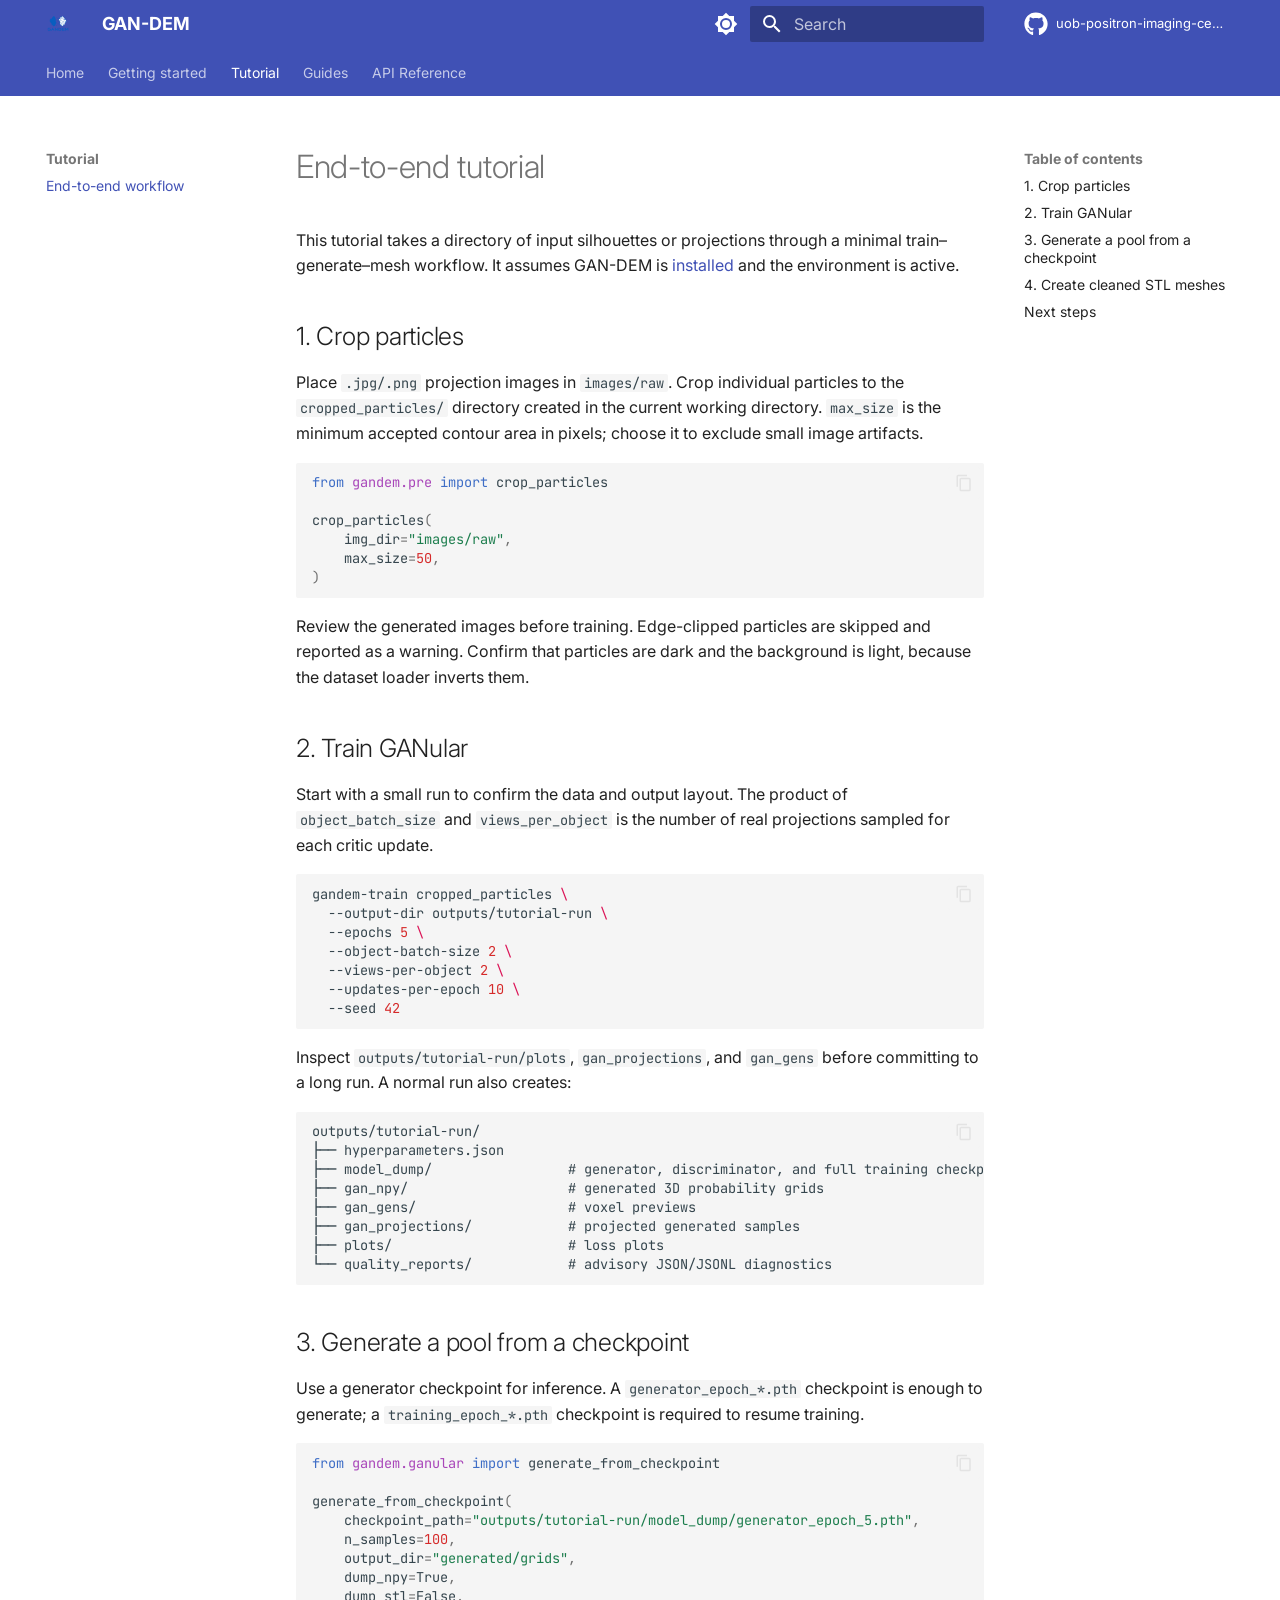
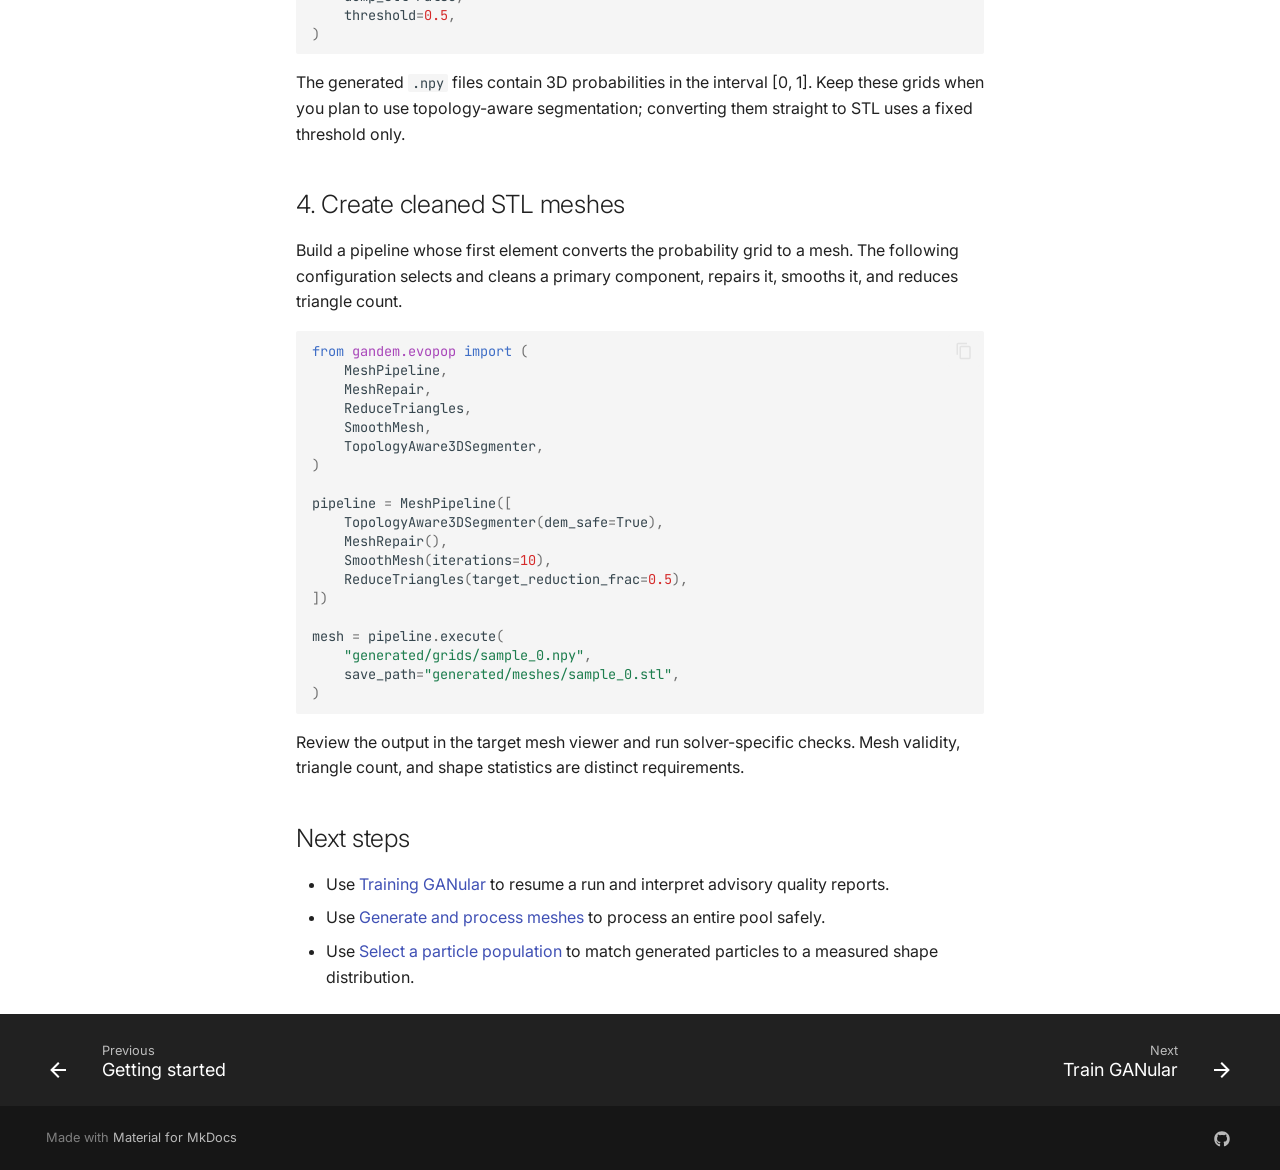
<file: tutorials/end-to-end/index.html>
<!doctype html>
<html lang="en" class="no-js">
  <head>
    
      <meta charset="utf-8">
      <meta name="viewport" content="width=device-width,initial-scale=1">
      
        <meta name="description" content="AI-based workflow for reconstruction of 2D projections to 3D particles for DEM simulation.">
      
      
        <meta name="author" content="Abhirup Roy">
      
      
      
        <link rel="prev" href="../../getting-started/">
      
      
        <link rel="next" href="../../guides/training/">
      
      
        
      
      
      <link rel="icon" href="../../assets/logo.png">
      <meta name="generator" content="mkdocs-1.6.1, mkdocs-material-9.7.7">
    
    
      
        <title>End-to-end workflow - GAN-DEM</title>
      
    
    
      <link rel="stylesheet" href="../../assets/stylesheets/main.ec1eaa64.min.css">
      
        
        <link rel="stylesheet" href="../../assets/stylesheets/palette.ab4e12ef.min.css">
      
      


    
    
      
    
    
      
        
        
        <link rel="preconnect" href="https://fonts.gstatic.com" crossorigin>
        <link rel="stylesheet" href="https://fonts.googleapis.com/css?family=Inter:300,300i,400,400i,700,700i%7CJetBrains+Mono:400,400i,700,700i&display=fallback">
        <style>:root{--md-text-font:"Inter";--md-code-font:"JetBrains Mono"}</style>
      
    
    
      <link rel="stylesheet" href="../../assets/_mkdocstrings.css">
    
      <link rel="stylesheet" href="../../stylesheets/extra.css">
    
    <script>__md_scope=new URL("../..",location),__md_hash=e=>[...e].reduce(((e,_)=>(e<<5)-e+_.charCodeAt(0)),0),__md_get=(e,_=localStorage,t=__md_scope)=>JSON.parse(_.getItem(t.pathname+"."+e)),__md_set=(e,_,t=localStorage,a=__md_scope)=>{try{t.setItem(a.pathname+"."+e,JSON.stringify(_))}catch(e){}}</script>
    
      

    
    
  </head>
  
  
    
    
      
    
    
    
    
    <body dir="ltr" data-md-color-scheme="default" data-md-color-primary="indigo" data-md-color-accent="amber">
  
    
    <input class="md-toggle" data-md-toggle="drawer" type="checkbox" id="__drawer" autocomplete="off">
    <input class="md-toggle" data-md-toggle="search" type="checkbox" id="__search" autocomplete="off">
    <label class="md-overlay" for="__drawer"></label>
    <div data-md-component="skip">
      
        
        <a href="#end-to-end-tutorial" class="md-skip">
          Skip to content
        </a>
      
    </div>
    <div data-md-component="announce">
      
    </div>
    
    
      

<header class="md-header" data-md-component="header">
  <nav class="md-header__inner md-grid" aria-label="Header">
    <a href="../.." title="GAN-DEM" class="md-header__button md-logo" aria-label="GAN-DEM" data-md-component="logo">
      
  <img src="../../assets/logo.png" alt="logo">

    </a>
    <label class="md-header__button md-icon" for="__drawer">
      
      <svg xmlns="http://www.w3.org/2000/svg" viewBox="0 0 24 24"><path d="M3 6h18v2H3zm0 5h18v2H3zm0 5h18v2H3z"/></svg>
    </label>
    <div class="md-header__title" data-md-component="header-title">
      <div class="md-header__ellipsis">
        <div class="md-header__topic">
          <span class="md-ellipsis">
            GAN-DEM
          </span>
        </div>
        <div class="md-header__topic" data-md-component="header-topic">
          <span class="md-ellipsis">
            
              End-to-end workflow
            
          </span>
        </div>
      </div>
    </div>
    
      
        <form class="md-header__option" data-md-component="palette">
  
    
    
    
    <input class="md-option" data-md-color-media="(prefers-color-scheme: light)" data-md-color-scheme="default" data-md-color-primary="indigo" data-md-color-accent="amber"  aria-label="Switch to dark mode"  type="radio" name="__palette" id="__palette_0">
    
      <label class="md-header__button md-icon" title="Switch to dark mode" for="__palette_1" hidden>
        <svg xmlns="http://www.w3.org/2000/svg" viewBox="0 0 24 24"><path d="M12 8a4 4 0 0 0-4 4 4 4 0 0 0 4 4 4 4 0 0 0 4-4 4 4 0 0 0-4-4m0 10a6 6 0 0 1-6-6 6 6 0 0 1 6-6 6 6 0 0 1 6 6 6 6 0 0 1-6 6m8-9.31V4h-4.69L12 .69 8.69 4H4v4.69L.69 12 4 15.31V20h4.69L12 23.31 15.31 20H20v-4.69L23.31 12z"/></svg>
      </label>
    
  
    
    
    
    <input class="md-option" data-md-color-media="(prefers-color-scheme: dark)" data-md-color-scheme="slate" data-md-color-primary="indigo" data-md-color-accent="amber"  aria-label="Switch to light mode"  type="radio" name="__palette" id="__palette_1">
    
      <label class="md-header__button md-icon" title="Switch to light mode" for="__palette_0" hidden>
        <svg xmlns="http://www.w3.org/2000/svg" viewBox="0 0 24 24"><path d="M12 18c-.89 0-1.74-.2-2.5-.55C11.56 16.5 13 14.42 13 12s-1.44-4.5-3.5-5.45C10.26 6.2 11.11 6 12 6a6 6 0 0 1 6 6 6 6 0 0 1-6 6m8-9.31V4h-4.69L12 .69 8.69 4H4v4.69L.69 12 4 15.31V20h4.69L12 23.31 15.31 20H20v-4.69L23.31 12z"/></svg>
      </label>
    
  
</form>
      
    
    
      <script>var palette=__md_get("__palette");if(palette&&palette.color){if("(prefers-color-scheme)"===palette.color.media){var media=matchMedia("(prefers-color-scheme: light)"),input=document.querySelector(media.matches?"[data-md-color-media='(prefers-color-scheme: light)']":"[data-md-color-media='(prefers-color-scheme: dark)']");palette.color.media=input.getAttribute("data-md-color-media"),palette.color.scheme=input.getAttribute("data-md-color-scheme"),palette.color.primary=input.getAttribute("data-md-color-primary"),palette.color.accent=input.getAttribute("data-md-color-accent")}for(var[key,value]of Object.entries(palette.color))document.body.setAttribute("data-md-color-"+key,value)}</script>
    
    
    
      
      
        <label class="md-header__button md-icon" for="__search">
          
          <svg xmlns="http://www.w3.org/2000/svg" viewBox="0 0 24 24"><path d="M9.5 3A6.5 6.5 0 0 1 16 9.5c0 1.61-.59 3.09-1.56 4.23l.27.27h.79l5 5-1.5 1.5-5-5v-.79l-.27-.27A6.52 6.52 0 0 1 9.5 16 6.5 6.5 0 0 1 3 9.5 6.5 6.5 0 0 1 9.5 3m0 2C7 5 5 7 5 9.5S7 14 9.5 14 14 12 14 9.5 12 5 9.5 5"/></svg>
        </label>
        <div class="md-search" data-md-component="search" role="dialog">
  <label class="md-search__overlay" for="__search"></label>
  <div class="md-search__inner" role="search">
    <form class="md-search__form" name="search">
      <input type="text" class="md-search__input" name="query" aria-label="Search" placeholder="Search" autocapitalize="off" autocorrect="off" autocomplete="off" spellcheck="false" data-md-component="search-query" required>
      <label class="md-search__icon md-icon" for="__search">
        
        <svg xmlns="http://www.w3.org/2000/svg" viewBox="0 0 24 24"><path d="M9.5 3A6.5 6.5 0 0 1 16 9.5c0 1.61-.59 3.09-1.56 4.23l.27.27h.79l5 5-1.5 1.5-5-5v-.79l-.27-.27A6.52 6.52 0 0 1 9.5 16 6.5 6.5 0 0 1 3 9.5 6.5 6.5 0 0 1 9.5 3m0 2C7 5 5 7 5 9.5S7 14 9.5 14 14 12 14 9.5 12 5 9.5 5"/></svg>
        
        <svg xmlns="http://www.w3.org/2000/svg" viewBox="0 0 24 24"><path d="M20 11v2H8l5.5 5.5-1.42 1.42L4.16 12l7.92-7.92L13.5 5.5 8 11z"/></svg>
      </label>
      <nav class="md-search__options" aria-label="Search">
        
        <button type="reset" class="md-search__icon md-icon" title="Clear" aria-label="Clear" tabindex="-1">
          
          <svg xmlns="http://www.w3.org/2000/svg" viewBox="0 0 24 24"><path d="M19 6.41 17.59 5 12 10.59 6.41 5 5 6.41 10.59 12 5 17.59 6.41 19 12 13.41 17.59 19 19 17.59 13.41 12z"/></svg>
        </button>
      </nav>
      
        <div class="md-search__suggest" data-md-component="search-suggest"></div>
      
    </form>
    <div class="md-search__output">
      <div class="md-search__scrollwrap" tabindex="0" data-md-scrollfix>
        <div class="md-search-result" data-md-component="search-result">
          <div class="md-search-result__meta">
            Initializing search
          </div>
          <ol class="md-search-result__list" role="presentation"></ol>
        </div>
      </div>
    </div>
  </div>
</div>
      
    
    
      <div class="md-header__source">
        <a href="https://github.com/uob-positron-imaging-centre/GANDEM" title="Go to repository" class="md-source" data-md-component="source">
  <div class="md-source__icon md-icon">
    
    <svg xmlns="http://www.w3.org/2000/svg" viewBox="0 0 512 512"><!--! Font Awesome Free 7.1.0 by @fontawesome - https://fontawesome.com License - https://fontawesome.com/license/free (Icons: CC BY 4.0, Fonts: SIL OFL 1.1, Code: MIT License) Copyright 2025 Fonticons, Inc.--><path d="M173.9 397.4c0 2-2.3 3.6-5.2 3.6-3.3.3-5.6-1.3-5.6-3.6 0-2 2.3-3.6 5.2-3.6 3-.3 5.6 1.3 5.6 3.6m-31.1-4.5c-.7 2 1.3 4.3 4.3 4.9 2.6 1 5.6 0 6.2-2s-1.3-4.3-4.3-5.2c-2.6-.7-5.5.3-6.2 2.3m44.2-1.7c-2.9.7-4.9 2.6-4.6 4.9.3 2 2.9 3.3 5.9 2.6 2.9-.7 4.9-2.6 4.6-4.6-.3-1.9-3-3.2-5.9-2.9M252.8 8C114.1 8 8 113.3 8 252c0 110.9 69.8 205.8 169.5 239.2 12.8 2.3 17.3-5.6 17.3-12.1 0-6.2-.3-40.4-.3-61.4 0 0-70 15-84.7-29.8 0 0-11.4-29.1-27.8-36.6 0 0-22.9-15.7 1.6-15.4 0 0 24.9 2 38.6 25.8 21.9 38.6 58.6 27.5 72.9 20.9 2.3-16 8.8-27.1 16-33.7-55.9-6.2-112.3-14.3-112.3-110.5 0-27.5 7.6-41.3 23.6-58.9-2.6-6.5-11.1-33.3 2.6-67.9 20.9-6.5 69 27 69 27 20-5.6 41.5-8.5 62.8-8.5s42.8 2.9 62.8 8.5c0 0 48.1-33.6 69-27 13.7 34.7 5.2 61.4 2.6 67.9 16 17.7 25.8 31.5 25.8 58.9 0 96.5-58.9 104.2-114.8 110.5 9.2 7.9 17 22.9 17 46.4 0 33.7-.3 75.4-.3 83.6 0 6.5 4.6 14.4 17.3 12.1C436.2 457.8 504 362.9 504 252 504 113.3 391.5 8 252.8 8M105.2 352.9c-1.3 1-1 3.3.7 5.2 1.6 1.6 3.9 2.3 5.2 1 1.3-1 1-3.3-.7-5.2-1.6-1.6-3.9-2.3-5.2-1m-10.8-8.1c-.7 1.3.3 2.9 2.3 3.9 1.6 1 3.6.7 4.3-.7.7-1.3-.3-2.9-2.3-3.9-2-.6-3.6-.3-4.3.7m32.4 35.6c-1.6 1.3-1 4.3 1.3 6.2 2.3 2.3 5.2 2.6 6.5 1 1.3-1.3.7-4.3-1.3-6.2-2.2-2.3-5.2-2.6-6.5-1m-11.4-14.7c-1.6 1-1.6 3.6 0 5.9s4.3 3.3 5.6 2.3c1.6-1.3 1.6-3.9 0-6.2-1.4-2.3-4-3.3-5.6-2"/></svg>
  </div>
  <div class="md-source__repository">
    uob-positron-imaging-centre/GANDEM
  </div>
</a>
      </div>
    
  </nav>
  
</header>
    
    <div class="md-container" data-md-component="container">
      
      
        
          
            
<nav class="md-tabs" aria-label="Tabs" data-md-component="tabs">
  <div class="md-grid">
    <ul class="md-tabs__list">
      
        
  
  
  
  
    <li class="md-tabs__item">
      <a href="../.." class="md-tabs__link">
        
  
  
    
  
  Home

      </a>
    </li>
  

      
        
  
  
  
  
    <li class="md-tabs__item">
      <a href="../../getting-started/" class="md-tabs__link">
        
  
  
    
  
  Getting started

      </a>
    </li>
  

      
        
  
  
  
    
  
  
    
    
      <li class="md-tabs__item md-tabs__item--active">
        <a href="./" class="md-tabs__link">
          
  
  
  Tutorial

        </a>
      </li>
    
  

      
        
  
  
  
  
    
    
      <li class="md-tabs__item">
        <a href="../../guides/training/" class="md-tabs__link">
          
  
  
  Guides

        </a>
      </li>
    
  

      
        
  
  
  
  
    
    
      <li class="md-tabs__item">
        <a href="../../reference/cli/" class="md-tabs__link">
          
  
  
  API Reference

        </a>
      </li>
    
  

      
    </ul>
  </div>
</nav>
          
        
      
      <main class="md-main" data-md-component="main">
        <div class="md-main__inner md-grid">
          
            
              
              <div class="md-sidebar md-sidebar--primary" data-md-component="sidebar" data-md-type="navigation" >
                <div class="md-sidebar__scrollwrap">
                  <div class="md-sidebar__inner">
                    


  


<nav class="md-nav md-nav--primary md-nav--lifted" aria-label="Navigation" data-md-level="0">
  <label class="md-nav__title" for="__drawer">
    <a href="../.." title="GAN-DEM" class="md-nav__button md-logo" aria-label="GAN-DEM" data-md-component="logo">
      
  <img src="../../assets/logo.png" alt="logo">

    </a>
    GAN-DEM
  </label>
  
    <div class="md-nav__source">
      <a href="https://github.com/uob-positron-imaging-centre/GANDEM" title="Go to repository" class="md-source" data-md-component="source">
  <div class="md-source__icon md-icon">
    
    <svg xmlns="http://www.w3.org/2000/svg" viewBox="0 0 512 512"><!--! Font Awesome Free 7.1.0 by @fontawesome - https://fontawesome.com License - https://fontawesome.com/license/free (Icons: CC BY 4.0, Fonts: SIL OFL 1.1, Code: MIT License) Copyright 2025 Fonticons, Inc.--><path d="M173.9 397.4c0 2-2.3 3.6-5.2 3.6-3.3.3-5.6-1.3-5.6-3.6 0-2 2.3-3.6 5.2-3.6 3-.3 5.6 1.3 5.6 3.6m-31.1-4.5c-.7 2 1.3 4.3 4.3 4.9 2.6 1 5.6 0 6.2-2s-1.3-4.3-4.3-5.2c-2.6-.7-5.5.3-6.2 2.3m44.2-1.7c-2.9.7-4.9 2.6-4.6 4.9.3 2 2.9 3.3 5.9 2.6 2.9-.7 4.9-2.6 4.6-4.6-.3-1.9-3-3.2-5.9-2.9M252.8 8C114.1 8 8 113.3 8 252c0 110.9 69.8 205.8 169.5 239.2 12.8 2.3 17.3-5.6 17.3-12.1 0-6.2-.3-40.4-.3-61.4 0 0-70 15-84.7-29.8 0 0-11.4-29.1-27.8-36.6 0 0-22.9-15.7 1.6-15.4 0 0 24.9 2 38.6 25.8 21.9 38.6 58.6 27.5 72.9 20.9 2.3-16 8.8-27.1 16-33.7-55.9-6.2-112.3-14.3-112.3-110.5 0-27.5 7.6-41.3 23.6-58.9-2.6-6.5-11.1-33.3 2.6-67.9 20.9-6.5 69 27 69 27 20-5.6 41.5-8.5 62.8-8.5s42.8 2.9 62.8 8.5c0 0 48.1-33.6 69-27 13.7 34.7 5.2 61.4 2.6 67.9 16 17.7 25.8 31.5 25.8 58.9 0 96.5-58.9 104.2-114.8 110.5 9.2 7.9 17 22.9 17 46.4 0 33.7-.3 75.4-.3 83.6 0 6.5 4.6 14.4 17.3 12.1C436.2 457.8 504 362.9 504 252 504 113.3 391.5 8 252.8 8M105.2 352.9c-1.3 1-1 3.3.7 5.2 1.6 1.6 3.9 2.3 5.2 1 1.3-1 1-3.3-.7-5.2-1.6-1.6-3.9-2.3-5.2-1m-10.8-8.1c-.7 1.3.3 2.9 2.3 3.9 1.6 1 3.6.7 4.3-.7.7-1.3-.3-2.9-2.3-3.9-2-.6-3.6-.3-4.3.7m32.4 35.6c-1.6 1.3-1 4.3 1.3 6.2 2.3 2.3 5.2 2.6 6.5 1 1.3-1.3.7-4.3-1.3-6.2-2.2-2.3-5.2-2.6-6.5-1m-11.4-14.7c-1.6 1-1.6 3.6 0 5.9s4.3 3.3 5.6 2.3c1.6-1.3 1.6-3.9 0-6.2-1.4-2.3-4-3.3-5.6-2"/></svg>
  </div>
  <div class="md-source__repository">
    uob-positron-imaging-centre/GANDEM
  </div>
</a>
    </div>
  
  <ul class="md-nav__list" data-md-scrollfix>
    
      
      
  
  
  
  
    <li class="md-nav__item">
      <a href="../.." class="md-nav__link">
        
  
  
  <span class="md-ellipsis">
    
  
    Home
  

    
  </span>
  
  

      </a>
    </li>
  

    
      
      
  
  
  
  
    <li class="md-nav__item">
      <a href="../../getting-started/" class="md-nav__link">
        
  
  
  <span class="md-ellipsis">
    
  
    Getting started
  

    
  </span>
  
  

      </a>
    </li>
  

    
      
      
  
  
    
  
  
  
    
    
    
    
      
        
        
      
      
        
      
    
    
    <li class="md-nav__item md-nav__item--active md-nav__item--section md-nav__item--nested">
      
        
        
        <input class="md-nav__toggle md-toggle " type="checkbox" id="__nav_3" checked>
        
          
          <label class="md-nav__link" for="__nav_3" id="__nav_3_label" tabindex="">
            
  
  
  <span class="md-ellipsis">
    
  
    Tutorial
  

    
  </span>
  
  

            <span class="md-nav__icon md-icon"></span>
          </label>
        
        <nav class="md-nav" data-md-level="1" aria-labelledby="__nav_3_label" aria-expanded="true">
          <label class="md-nav__title" for="__nav_3">
            <span class="md-nav__icon md-icon"></span>
            
  
    Tutorial
  

          </label>
          <ul class="md-nav__list" data-md-scrollfix>
            
              
                
  
  
    
  
  
  
    <li class="md-nav__item md-nav__item--active">
      
      <input class="md-nav__toggle md-toggle" type="checkbox" id="__toc">
      
      
        
      
      
        <label class="md-nav__link md-nav__link--active" for="__toc">
          
  
  
  <span class="md-ellipsis">
    
  
    End-to-end workflow
  

    
  </span>
  
  

          <span class="md-nav__icon md-icon"></span>
        </label>
      
      <a href="./" class="md-nav__link md-nav__link--active">
        
  
  
  <span class="md-ellipsis">
    
  
    End-to-end workflow
  

    
  </span>
  
  

      </a>
      
        

<nav class="md-nav md-nav--secondary" aria-label="Table of contents">
  
  
  
    
  
  
    <label class="md-nav__title" for="__toc">
      <span class="md-nav__icon md-icon"></span>
      Table of contents
    </label>
    <ul class="md-nav__list" data-md-component="toc" data-md-scrollfix>
      
        <li class="md-nav__item">
  <a href="#1-crop-particles" class="md-nav__link">
    <span class="md-ellipsis">
      
        1. Crop particles
      
    </span>
  </a>
  
</li>
      
        <li class="md-nav__item">
  <a href="#2-train-ganular" class="md-nav__link">
    <span class="md-ellipsis">
      
        2. Train GANular
      
    </span>
  </a>
  
</li>
      
        <li class="md-nav__item">
  <a href="#3-generate-a-pool-from-a-checkpoint" class="md-nav__link">
    <span class="md-ellipsis">
      
        3. Generate a pool from a checkpoint
      
    </span>
  </a>
  
</li>
      
        <li class="md-nav__item">
  <a href="#4-create-cleaned-stl-meshes" class="md-nav__link">
    <span class="md-ellipsis">
      
        4. Create cleaned STL meshes
      
    </span>
  </a>
  
</li>
      
        <li class="md-nav__item">
  <a href="#next-steps" class="md-nav__link">
    <span class="md-ellipsis">
      
        Next steps
      
    </span>
  </a>
  
</li>
      
    </ul>
  
</nav>
      
    </li>
  

              
            
          </ul>
        </nav>
      
    </li>
  

    
      
      
  
  
  
  
    
    
    
    
      
      
        
      
    
    
    <li class="md-nav__item md-nav__item--nested">
      
        
        
          
        
        <input class="md-nav__toggle md-toggle md-toggle--indeterminate" type="checkbox" id="__nav_4" >
        
          
          <label class="md-nav__link" for="__nav_4" id="__nav_4_label" tabindex="0">
            
  
  
  <span class="md-ellipsis">
    
  
    Guides
  

    
  </span>
  
  

            <span class="md-nav__icon md-icon"></span>
          </label>
        
        <nav class="md-nav" data-md-level="1" aria-labelledby="__nav_4_label" aria-expanded="false">
          <label class="md-nav__title" for="__nav_4">
            <span class="md-nav__icon md-icon"></span>
            
  
    Guides
  

          </label>
          <ul class="md-nav__list" data-md-scrollfix>
            
              
                
  
  
  
  
    <li class="md-nav__item">
      <a href="../../guides/training/" class="md-nav__link">
        
  
  
  <span class="md-ellipsis">
    
  
    Train GANular
  

    
  </span>
  
  

      </a>
    </li>
  

              
            
              
                
  
  
  
  
    <li class="md-nav__item">
      <a href="../../guides/generate-and-process/" class="md-nav__link">
        
  
  
  <span class="md-ellipsis">
    
  
    Generate and process meshes
  

    
  </span>
  
  

      </a>
    </li>
  

              
            
              
                
  
  
  
  
    <li class="md-nav__item">
      <a href="../../guides/select-population/" class="md-nav__link">
        
  
  
  <span class="md-ellipsis">
    
  
    Select a particle population
  

    
  </span>
  
  

      </a>
    </li>
  

              
            
          </ul>
        </nav>
      
    </li>
  

    
      
      
  
  
  
  
    
    
    
    
      
      
        
      
    
    
    <li class="md-nav__item md-nav__item--nested">
      
        
        
          
        
        <input class="md-nav__toggle md-toggle md-toggle--indeterminate" type="checkbox" id="__nav_5" >
        
          
          <label class="md-nav__link" for="__nav_5" id="__nav_5_label" tabindex="0">
            
  
  
  <span class="md-ellipsis">
    
  
    API Reference
  

    
  </span>
  
  

            <span class="md-nav__icon md-icon"></span>
          </label>
        
        <nav class="md-nav" data-md-level="1" aria-labelledby="__nav_5_label" aria-expanded="false">
          <label class="md-nav__title" for="__nav_5">
            <span class="md-nav__icon md-icon"></span>
            
  
    API Reference
  

          </label>
          <ul class="md-nav__list" data-md-scrollfix>
            
              
                
  
  
  
  
    <li class="md-nav__item">
      <a href="../../reference/cli/" class="md-nav__link">
        
  
  
  <span class="md-ellipsis">
    
  
    Command line
  

    
  </span>
  
  

      </a>
    </li>
  

              
            
              
                
  
  
  
  
    <li class="md-nav__item">
      <a href="../../reference/pre/" class="md-nav__link">
        
  
  
  <span class="md-ellipsis">
    
  
    Pre-processing
  

    
  </span>
  
  

      </a>
    </li>
  

              
            
              
                
  
  
  
  
    <li class="md-nav__item">
      <a href="../../reference/ganular/" class="md-nav__link">
        
  
  
  <span class="md-ellipsis">
    
  
    GANular
  

    
  </span>
  
  

      </a>
    </li>
  

              
            
              
                
  
  
  
  
    <li class="md-nav__item">
      <a href="../../reference/evopop/" class="md-nav__link">
        
  
  
  <span class="md-ellipsis">
    
  
    EvoPop
  

    
  </span>
  
  

      </a>
    </li>
  

              
            
              
                
  
  
  
  
    <li class="md-nav__item">
      <a href="../../reference/utilities/" class="md-nav__link">
        
  
  
  <span class="md-ellipsis">
    
  
    Supporting utilities
  

    
  </span>
  
  

      </a>
    </li>
  

              
            
          </ul>
        </nav>
      
    </li>
  

    
  </ul>
</nav>
                  </div>
                </div>
              </div>
            
            
              
              <div class="md-sidebar md-sidebar--secondary" data-md-component="sidebar" data-md-type="toc" >
                <div class="md-sidebar__scrollwrap">
                  <div class="md-sidebar__inner">
                    

<nav class="md-nav md-nav--secondary" aria-label="Table of contents">
  
  
  
    
  
  
    <label class="md-nav__title" for="__toc">
      <span class="md-nav__icon md-icon"></span>
      Table of contents
    </label>
    <ul class="md-nav__list" data-md-component="toc" data-md-scrollfix>
      
        <li class="md-nav__item">
  <a href="#1-crop-particles" class="md-nav__link">
    <span class="md-ellipsis">
      
        1. Crop particles
      
    </span>
  </a>
  
</li>
      
        <li class="md-nav__item">
  <a href="#2-train-ganular" class="md-nav__link">
    <span class="md-ellipsis">
      
        2. Train GANular
      
    </span>
  </a>
  
</li>
      
        <li class="md-nav__item">
  <a href="#3-generate-a-pool-from-a-checkpoint" class="md-nav__link">
    <span class="md-ellipsis">
      
        3. Generate a pool from a checkpoint
      
    </span>
  </a>
  
</li>
      
        <li class="md-nav__item">
  <a href="#4-create-cleaned-stl-meshes" class="md-nav__link">
    <span class="md-ellipsis">
      
        4. Create cleaned STL meshes
      
    </span>
  </a>
  
</li>
      
        <li class="md-nav__item">
  <a href="#next-steps" class="md-nav__link">
    <span class="md-ellipsis">
      
        Next steps
      
    </span>
  </a>
  
</li>
      
    </ul>
  
</nav>
                  </div>
                </div>
              </div>
            
          
          
            <div class="md-content" data-md-component="content">
              
              <article class="md-content__inner md-typeset">
                
                  


  
  


<h1 id="end-to-end-tutorial">End-to-end tutorial<a class="headerlink" href="#end-to-end-tutorial" title="Permanent link">&para;</a></h1>
<p>This tutorial takes a directory of input silhouettes or projections through a minimal
train–generate–mesh workflow. It assumes GAN-DEM is <a href="../../getting-started/">installed</a>
and the environment is active.</p>
<h2 id="1-crop-particles">1. Crop particles<a class="headerlink" href="#1-crop-particles" title="Permanent link">&para;</a></h2>
<p>Place <code>.jpg/.png</code> projection images in <code>images/raw</code>. Crop individual particles to
the <code>cropped_particles/</code> directory created in the current working directory.
<code>max_size</code> is the minimum accepted contour area in pixels; choose it to exclude
small image artifacts.</p>
<div class="language-python highlight"><pre><span></span><code><span id="__span-0-1"><a id="__codelineno-0-1" name="__codelineno-0-1" href="#__codelineno-0-1"></a><span class="kn">from</span><span class="w"> </span><span class="nn">gandem.pre</span><span class="w"> </span><span class="kn">import</span> <span class="n">crop_particles</span>
</span><span id="__span-0-2"><a id="__codelineno-0-2" name="__codelineno-0-2" href="#__codelineno-0-2"></a>
</span><span id="__span-0-3"><a id="__codelineno-0-3" name="__codelineno-0-3" href="#__codelineno-0-3"></a><span class="n">crop_particles</span><span class="p">(</span>
</span><span id="__span-0-4"><a id="__codelineno-0-4" name="__codelineno-0-4" href="#__codelineno-0-4"></a>    <span class="n">img_dir</span><span class="o">=</span><span class="s2">"images/raw"</span><span class="p">,</span>
</span><span id="__span-0-5"><a id="__codelineno-0-5" name="__codelineno-0-5" href="#__codelineno-0-5"></a>    <span class="n">max_size</span><span class="o">=</span><span class="mi">50</span><span class="p">,</span>
</span><span id="__span-0-6"><a id="__codelineno-0-6" name="__codelineno-0-6" href="#__codelineno-0-6"></a><span class="p">)</span>
</span></code></pre></div>
<p>Review the generated images before training. Edge-clipped particles are
skipped and reported as a warning. Confirm that particles are dark and the
background is light, because the dataset loader inverts them.</p>
<h2 id="2-train-ganular">2. Train GANular<a class="headerlink" href="#2-train-ganular" title="Permanent link">&para;</a></h2>
<p>Start with a small run to confirm the data and output layout. The product of
<code>object_batch_size</code> and <code>views_per_object</code> is the number of real projections
sampled for each critic update.</p>
<div class="language-bash highlight"><pre><span></span><code><span id="__span-1-1"><a id="__codelineno-1-1" name="__codelineno-1-1" href="#__codelineno-1-1"></a>gandem-train<span class="w"> </span>cropped_particles<span class="w"> </span><span class="se">\</span>
</span><span id="__span-1-2"><a id="__codelineno-1-2" name="__codelineno-1-2" href="#__codelineno-1-2"></a><span class="w">  </span>--output-dir<span class="w"> </span>outputs/tutorial-run<span class="w"> </span><span class="se">\</span>
</span><span id="__span-1-3"><a id="__codelineno-1-3" name="__codelineno-1-3" href="#__codelineno-1-3"></a><span class="w">  </span>--epochs<span class="w"> </span><span class="m">5</span><span class="w"> </span><span class="se">\</span>
</span><span id="__span-1-4"><a id="__codelineno-1-4" name="__codelineno-1-4" href="#__codelineno-1-4"></a><span class="w">  </span>--object-batch-size<span class="w"> </span><span class="m">2</span><span class="w"> </span><span class="se">\</span>
</span><span id="__span-1-5"><a id="__codelineno-1-5" name="__codelineno-1-5" href="#__codelineno-1-5"></a><span class="w">  </span>--views-per-object<span class="w"> </span><span class="m">2</span><span class="w"> </span><span class="se">\</span>
</span><span id="__span-1-6"><a id="__codelineno-1-6" name="__codelineno-1-6" href="#__codelineno-1-6"></a><span class="w">  </span>--updates-per-epoch<span class="w"> </span><span class="m">10</span><span class="w"> </span><span class="se">\</span>
</span><span id="__span-1-7"><a id="__codelineno-1-7" name="__codelineno-1-7" href="#__codelineno-1-7"></a><span class="w">  </span>--seed<span class="w"> </span><span class="m">42</span>
</span></code></pre></div>
<p>Inspect <code>outputs/tutorial-run/plots</code>, <code>gan_projections</code>, and <code>gan_gens</code> before
committing to a long run. A normal run also creates:</p>
<div class="language-text highlight"><pre><span></span><code><span id="__span-2-1"><a id="__codelineno-2-1" name="__codelineno-2-1" href="#__codelineno-2-1"></a>outputs/tutorial-run/
</span><span id="__span-2-2"><a id="__codelineno-2-2" name="__codelineno-2-2" href="#__codelineno-2-2"></a>├── hyperparameters.json
</span><span id="__span-2-3"><a id="__codelineno-2-3" name="__codelineno-2-3" href="#__codelineno-2-3"></a>├── model_dump/                 # generator, discriminator, and full training checkpoints
</span><span id="__span-2-4"><a id="__codelineno-2-4" name="__codelineno-2-4" href="#__codelineno-2-4"></a>├── gan_npy/                    # generated 3D probability grids
</span><span id="__span-2-5"><a id="__codelineno-2-5" name="__codelineno-2-5" href="#__codelineno-2-5"></a>├── gan_gens/                   # voxel previews
</span><span id="__span-2-6"><a id="__codelineno-2-6" name="__codelineno-2-6" href="#__codelineno-2-6"></a>├── gan_projections/            # projected generated samples
</span><span id="__span-2-7"><a id="__codelineno-2-7" name="__codelineno-2-7" href="#__codelineno-2-7"></a>├── plots/                      # loss plots
</span><span id="__span-2-8"><a id="__codelineno-2-8" name="__codelineno-2-8" href="#__codelineno-2-8"></a>└── quality_reports/            # advisory JSON/JSONL diagnostics
</span></code></pre></div>
<h2 id="3-generate-a-pool-from-a-checkpoint">3. Generate a pool from a checkpoint<a class="headerlink" href="#3-generate-a-pool-from-a-checkpoint" title="Permanent link">&para;</a></h2>
<p>Use a generator checkpoint for inference. A <code>generator_epoch_*.pth</code> checkpoint
is enough to generate; a <code>training_epoch_*.pth</code> checkpoint is required to
resume training.</p>
<div class="language-python highlight"><pre><span></span><code><span id="__span-3-1"><a id="__codelineno-3-1" name="__codelineno-3-1" href="#__codelineno-3-1"></a><span class="kn">from</span><span class="w"> </span><span class="nn">gandem.ganular</span><span class="w"> </span><span class="kn">import</span> <span class="n">generate_from_checkpoint</span>
</span><span id="__span-3-2"><a id="__codelineno-3-2" name="__codelineno-3-2" href="#__codelineno-3-2"></a>
</span><span id="__span-3-3"><a id="__codelineno-3-3" name="__codelineno-3-3" href="#__codelineno-3-3"></a><span class="n">generate_from_checkpoint</span><span class="p">(</span>
</span><span id="__span-3-4"><a id="__codelineno-3-4" name="__codelineno-3-4" href="#__codelineno-3-4"></a>    <span class="n">checkpoint_path</span><span class="o">=</span><span class="s2">"outputs/tutorial-run/model_dump/generator_epoch_5.pth"</span><span class="p">,</span>
</span><span id="__span-3-5"><a id="__codelineno-3-5" name="__codelineno-3-5" href="#__codelineno-3-5"></a>    <span class="n">n_samples</span><span class="o">=</span><span class="mi">100</span><span class="p">,</span>
</span><span id="__span-3-6"><a id="__codelineno-3-6" name="__codelineno-3-6" href="#__codelineno-3-6"></a>    <span class="n">output_dir</span><span class="o">=</span><span class="s2">"generated/grids"</span><span class="p">,</span>
</span><span id="__span-3-7"><a id="__codelineno-3-7" name="__codelineno-3-7" href="#__codelineno-3-7"></a>    <span class="n">dump_npy</span><span class="o">=</span><span class="kc">True</span><span class="p">,</span>
</span><span id="__span-3-8"><a id="__codelineno-3-8" name="__codelineno-3-8" href="#__codelineno-3-8"></a>    <span class="n">dump_stl</span><span class="o">=</span><span class="kc">False</span><span class="p">,</span>
</span><span id="__span-3-9"><a id="__codelineno-3-9" name="__codelineno-3-9" href="#__codelineno-3-9"></a>    <span class="n">threshold</span><span class="o">=</span><span class="mf">0.5</span><span class="p">,</span>
</span><span id="__span-3-10"><a id="__codelineno-3-10" name="__codelineno-3-10" href="#__codelineno-3-10"></a><span class="p">)</span>
</span></code></pre></div>
<p>The generated <code>.npy</code> files contain 3D probabilities in the interval [0, 1].
Keep these grids when you plan to use topology-aware segmentation; converting
them straight to STL uses a fixed threshold only.</p>
<h2 id="4-create-cleaned-stl-meshes">4. Create cleaned STL meshes<a class="headerlink" href="#4-create-cleaned-stl-meshes" title="Permanent link">&para;</a></h2>
<p>Build a pipeline whose first element converts the probability grid to a mesh.
The following configuration selects and cleans a primary component, repairs it,
smooths it, and reduces triangle count.</p>
<div class="language-python highlight"><pre><span></span><code><span id="__span-4-1"><a id="__codelineno-4-1" name="__codelineno-4-1" href="#__codelineno-4-1"></a><span class="kn">from</span><span class="w"> </span><span class="nn">gandem.evopop</span><span class="w"> </span><span class="kn">import</span> <span class="p">(</span>
</span><span id="__span-4-2"><a id="__codelineno-4-2" name="__codelineno-4-2" href="#__codelineno-4-2"></a>    <span class="n">MeshPipeline</span><span class="p">,</span>
</span><span id="__span-4-3"><a id="__codelineno-4-3" name="__codelineno-4-3" href="#__codelineno-4-3"></a>    <span class="n">MeshRepair</span><span class="p">,</span>
</span><span id="__span-4-4"><a id="__codelineno-4-4" name="__codelineno-4-4" href="#__codelineno-4-4"></a>    <span class="n">ReduceTriangles</span><span class="p">,</span>
</span><span id="__span-4-5"><a id="__codelineno-4-5" name="__codelineno-4-5" href="#__codelineno-4-5"></a>    <span class="n">SmoothMesh</span><span class="p">,</span>
</span><span id="__span-4-6"><a id="__codelineno-4-6" name="__codelineno-4-6" href="#__codelineno-4-6"></a>    <span class="n">TopologyAware3DSegmenter</span><span class="p">,</span>
</span><span id="__span-4-7"><a id="__codelineno-4-7" name="__codelineno-4-7" href="#__codelineno-4-7"></a><span class="p">)</span>
</span><span id="__span-4-8"><a id="__codelineno-4-8" name="__codelineno-4-8" href="#__codelineno-4-8"></a>
</span><span id="__span-4-9"><a id="__codelineno-4-9" name="__codelineno-4-9" href="#__codelineno-4-9"></a><span class="n">pipeline</span> <span class="o">=</span> <span class="n">MeshPipeline</span><span class="p">([</span>
</span><span id="__span-4-10"><a id="__codelineno-4-10" name="__codelineno-4-10" href="#__codelineno-4-10"></a>    <span class="n">TopologyAware3DSegmenter</span><span class="p">(</span><span class="n">dem_safe</span><span class="o">=</span><span class="kc">True</span><span class="p">),</span>
</span><span id="__span-4-11"><a id="__codelineno-4-11" name="__codelineno-4-11" href="#__codelineno-4-11"></a>    <span class="n">MeshRepair</span><span class="p">(),</span>
</span><span id="__span-4-12"><a id="__codelineno-4-12" name="__codelineno-4-12" href="#__codelineno-4-12"></a>    <span class="n">SmoothMesh</span><span class="p">(</span><span class="n">iterations</span><span class="o">=</span><span class="mi">10</span><span class="p">),</span>
</span><span id="__span-4-13"><a id="__codelineno-4-13" name="__codelineno-4-13" href="#__codelineno-4-13"></a>    <span class="n">ReduceTriangles</span><span class="p">(</span><span class="n">target_reduction_frac</span><span class="o">=</span><span class="mf">0.5</span><span class="p">),</span>
</span><span id="__span-4-14"><a id="__codelineno-4-14" name="__codelineno-4-14" href="#__codelineno-4-14"></a><span class="p">])</span>
</span><span id="__span-4-15"><a id="__codelineno-4-15" name="__codelineno-4-15" href="#__codelineno-4-15"></a>
</span><span id="__span-4-16"><a id="__codelineno-4-16" name="__codelineno-4-16" href="#__codelineno-4-16"></a><span class="n">mesh</span> <span class="o">=</span> <span class="n">pipeline</span><span class="o">.</span><span class="n">execute</span><span class="p">(</span>
</span><span id="__span-4-17"><a id="__codelineno-4-17" name="__codelineno-4-17" href="#__codelineno-4-17"></a>    <span class="s2">"generated/grids/sample_0.npy"</span><span class="p">,</span>
</span><span id="__span-4-18"><a id="__codelineno-4-18" name="__codelineno-4-18" href="#__codelineno-4-18"></a>    <span class="n">save_path</span><span class="o">=</span><span class="s2">"generated/meshes/sample_0.stl"</span><span class="p">,</span>
</span><span id="__span-4-19"><a id="__codelineno-4-19" name="__codelineno-4-19" href="#__codelineno-4-19"></a><span class="p">)</span>
</span></code></pre></div>
<p>Review the output in the target mesh viewer and run solver-specific checks.
Mesh validity, triangle count, and shape statistics are distinct requirements.</p>
<h2 id="next-steps">Next steps<a class="headerlink" href="#next-steps" title="Permanent link">&para;</a></h2>
<ul>
<li>Use <a href="../../guides/training/">Training GANular</a> to resume a run and interpret
  advisory quality reports.</li>
<li>Use <a href="../../guides/generate-and-process/">Generate and process meshes</a> to
  process an entire pool safely.</li>
<li>Use <a href="../../guides/select-population/">Select a particle population</a> to match
  generated particles to a measured shape distribution.</li>
</ul>












                
              </article>
            </div>
          
          
<script>var target=document.getElementById(location.hash.slice(1));target&&target.name&&(target.checked=target.name.startsWith("__tabbed_"))</script>
        </div>
        
          <button type="button" class="md-top md-icon" data-md-component="top" hidden>
  
  <svg xmlns="http://www.w3.org/2000/svg" viewBox="0 0 24 24"><path d="M13 20h-2V8l-5.5 5.5-1.42-1.42L12 4.16l7.92 7.92-1.42 1.42L13 8z"/></svg>
  Back to top
</button>
        
      </main>
      
        <footer class="md-footer">
  
    
      
      <nav class="md-footer__inner md-grid" aria-label="Footer" >
        
          
          <a href="../../getting-started/" class="md-footer__link md-footer__link--prev" aria-label="Previous: Getting started">
            <div class="md-footer__button md-icon">
              
              <svg xmlns="http://www.w3.org/2000/svg" viewBox="0 0 24 24"><path d="M20 11v2H8l5.5 5.5-1.42 1.42L4.16 12l7.92-7.92L13.5 5.5 8 11z"/></svg>
            </div>
            <div class="md-footer__title">
              <span class="md-footer__direction">
                Previous
              </span>
              <div class="md-ellipsis">
                Getting started
              </div>
            </div>
          </a>
        
        
          
          <a href="../../guides/training/" class="md-footer__link md-footer__link--next" aria-label="Next: Train GANular">
            <div class="md-footer__title">
              <span class="md-footer__direction">
                Next
              </span>
              <div class="md-ellipsis">
                Train GANular
              </div>
            </div>
            <div class="md-footer__button md-icon">
              
              <svg xmlns="http://www.w3.org/2000/svg" viewBox="0 0 24 24"><path d="M4 11v2h12l-5.5 5.5 1.42 1.42L19.84 12l-7.92-7.92L10.5 5.5 16 11z"/></svg>
            </div>
          </a>
        
      </nav>
    
  
  <div class="md-footer-meta md-typeset">
    <div class="md-footer-meta__inner md-grid">
      <div class="md-copyright">
  
  
    Made with
    <a href="https://squidfunk.github.io/mkdocs-material/" target="_blank" rel="noopener">
      Material for MkDocs
    </a>
  
</div>
      
        
<div class="md-social">
  
    
    
    
    
      
      
    
    <a href="https://github.com/uob-positron-imaging-centre/GANDEM" target="_blank" rel="noopener" title="github.com" class="md-social__link">
      <svg xmlns="http://www.w3.org/2000/svg" viewBox="0 0 512 512"><!--! Font Awesome Free 7.1.0 by @fontawesome - https://fontawesome.com License - https://fontawesome.com/license/free (Icons: CC BY 4.0, Fonts: SIL OFL 1.1, Code: MIT License) Copyright 2025 Fonticons, Inc.--><path d="M173.9 397.4c0 2-2.3 3.6-5.2 3.6-3.3.3-5.6-1.3-5.6-3.6 0-2 2.3-3.6 5.2-3.6 3-.3 5.6 1.3 5.6 3.6m-31.1-4.5c-.7 2 1.3 4.3 4.3 4.9 2.6 1 5.6 0 6.2-2s-1.3-4.3-4.3-5.2c-2.6-.7-5.5.3-6.2 2.3m44.2-1.7c-2.9.7-4.9 2.6-4.6 4.9.3 2 2.9 3.3 5.9 2.6 2.9-.7 4.9-2.6 4.6-4.6-.3-1.9-3-3.2-5.9-2.9M252.8 8C114.1 8 8 113.3 8 252c0 110.9 69.8 205.8 169.5 239.2 12.8 2.3 17.3-5.6 17.3-12.1 0-6.2-.3-40.4-.3-61.4 0 0-70 15-84.7-29.8 0 0-11.4-29.1-27.8-36.6 0 0-22.9-15.7 1.6-15.4 0 0 24.9 2 38.6 25.8 21.9 38.6 58.6 27.5 72.9 20.9 2.3-16 8.8-27.1 16-33.7-55.9-6.2-112.3-14.3-112.3-110.5 0-27.5 7.6-41.3 23.6-58.9-2.6-6.5-11.1-33.3 2.6-67.9 20.9-6.5 69 27 69 27 20-5.6 41.5-8.5 62.8-8.5s42.8 2.9 62.8 8.5c0 0 48.1-33.6 69-27 13.7 34.7 5.2 61.4 2.6 67.9 16 17.7 25.8 31.5 25.8 58.9 0 96.5-58.9 104.2-114.8 110.5 9.2 7.9 17 22.9 17 46.4 0 33.7-.3 75.4-.3 83.6 0 6.5 4.6 14.4 17.3 12.1C436.2 457.8 504 362.9 504 252 504 113.3 391.5 8 252.8 8M105.2 352.9c-1.3 1-1 3.3.7 5.2 1.6 1.6 3.9 2.3 5.2 1 1.3-1 1-3.3-.7-5.2-1.6-1.6-3.9-2.3-5.2-1m-10.8-8.1c-.7 1.3.3 2.9 2.3 3.9 1.6 1 3.6.7 4.3-.7.7-1.3-.3-2.9-2.3-3.9-2-.6-3.6-.3-4.3.7m32.4 35.6c-1.6 1.3-1 4.3 1.3 6.2 2.3 2.3 5.2 2.6 6.5 1 1.3-1.3.7-4.3-1.3-6.2-2.2-2.3-5.2-2.6-6.5-1m-11.4-14.7c-1.6 1-1.6 3.6 0 5.9s4.3 3.3 5.6 2.3c1.6-1.3 1.6-3.9 0-6.2-1.4-2.3-4-3.3-5.6-2"/></svg>
    </a>
  
</div>
      
    </div>
  </div>
</footer>
      
    </div>
    <div class="md-dialog" data-md-component="dialog">
      <div class="md-dialog__inner md-typeset"></div>
    </div>
    
    
    
      
      
      <script id="__config" type="application/json">{"annotate": null, "base": "../..", "features": ["navigation.tabs", "navigation.sections", "navigation.expand", "navigation.top", "navigation.footer", "search.suggest", "search.highlight", "content.code.copy", "content.code.annotate", "toc.follow"], "search": "../../assets/javascripts/workers/search.2c215733.min.js", "tags": null, "translations": {"clipboard.copied": "Copied to clipboard", "clipboard.copy": "Copy to clipboard", "search.result.more.one": "1 more on this page", "search.result.more.other": "# more on this page", "search.result.none": "No matching documents", "search.result.one": "1 matching document", "search.result.other": "# matching documents", "search.result.placeholder": "Type to start searching", "search.result.term.missing": "Missing", "select.version": "Select version"}, "version": null}</script>
    
    
      <script src="../../assets/javascripts/bundle.d7400e89.min.js"></script>
      
    
  </body>
</html>
</file>
<file: assets/_mkdocstrings.css>
/* Avoid breaking parameter names, etc. in table cells. */
.doc-contents td code {
  word-break: normal !important;
}

/* No line break before first paragraph of descriptions. */
.doc-md-description,
.doc-md-description>p:first-child {
  display: inline;
}

/* No text transformation from Material for MkDocs for H5 headings. */
.md-typeset h5 .doc-object-name {
  text-transform: none;
}

/* Max width for docstring sections tables. */
.doc .md-typeset__table,
.doc .md-typeset__table table {
  display: table !important;
  width: 100%;
}

.doc .md-typeset__table tr {
  display: table-row;
}

/* Defaults in Spacy table style. */
.doc-param-default,
.doc-type_param-default {
  float: right;
}

/* Parameter headings must be inline, not blocks. */
.doc-heading-parameter,
.doc-heading-type_parameter {
  display: inline;
}

/* Default font size for parameter headings. */
.md-typeset .doc-heading-parameter {
  font-size: inherit;
}

/* Prefer space on the right, not the left of parameter permalinks. */
.doc-heading-parameter .headerlink,
.doc-heading-type_parameter .headerlink {
  margin-left: 0 !important;
  margin-right: 0.2rem;
}

/* Backward-compatibility: docstring section titles in bold. */
.doc-section-title {
  font-weight: bold;
}

/* Backlinks crumb separator. */
.doc-backlink-crumb {
  display: inline-flex;
  gap: .2rem;
  white-space: nowrap;
  align-items: center;
  vertical-align: middle;
}
.doc-backlink-crumb:not(:first-child)::before {
  background-color: var(--md-default-fg-color--lighter);
  content: "";
  display: inline;
  height: 1rem;
  --md-path-icon: url('data:image/svg+xml;charset=utf-8,<svg xmlns="http://www.w3.org/2000/svg" viewBox="0 0 24 24"><path d="M8.59 16.58 13.17 12 8.59 7.41 10 6l6 6-6 6z"/></svg>');
  -webkit-mask-image: var(--md-path-icon);
  mask-image: var(--md-path-icon);
  width: 1rem;
}
.doc-backlink-crumb.last {
  font-weight: bold;
}

/* Symbols in Navigation and ToC. */
:root, :host,
[data-md-color-scheme="default"] {
  --doc-symbol-parameter-fg-color: #df50af;
  --doc-symbol-type_parameter-fg-color: #df50af;
  --doc-symbol-attribute-fg-color: #953800;
  --doc-symbol-function-fg-color: #8250df;
  --doc-symbol-method-fg-color: #8250df;
  --doc-symbol-class-fg-color: #0550ae;
  --doc-symbol-type_alias-fg-color: #0550ae;
  --doc-symbol-module-fg-color: #5cad0f;

  --doc-symbol-parameter-bg-color: #df50af1a;
  --doc-symbol-type_parameter-bg-color: #df50af1a;
  --doc-symbol-attribute-bg-color: #9538001a;
  --doc-symbol-function-bg-color: #8250df1a;
  --doc-symbol-method-bg-color: #8250df1a;
  --doc-symbol-class-bg-color: #0550ae1a;
  --doc-symbol-type_alias-bg-color: #0550ae1a;
  --doc-symbol-module-bg-color: #5cad0f1a;
}

[data-md-color-scheme="slate"] {
  --doc-symbol-parameter-fg-color: #ffa8cc;
  --doc-symbol-type_parameter-fg-color: #ffa8cc;
  --doc-symbol-attribute-fg-color: #ffa657;
  --doc-symbol-function-fg-color: #d2a8ff;
  --doc-symbol-method-fg-color: #d2a8ff;
  --doc-symbol-class-fg-color: #79c0ff;
  --doc-symbol-type_alias-fg-color: #79c0ff;
  --doc-symbol-module-fg-color: #baff79;

  --doc-symbol-parameter-bg-color: #ffa8cc1a;
  --doc-symbol-type_parameter-bg-color: #ffa8cc1a;
  --doc-symbol-attribute-bg-color: #ffa6571a;
  --doc-symbol-function-bg-color: #d2a8ff1a;
  --doc-symbol-method-bg-color: #d2a8ff1a;
  --doc-symbol-class-bg-color: #79c0ff1a;
  --doc-symbol-type_alias-bg-color: #79c0ff1a;
  --doc-symbol-module-bg-color: #baff791a;
}

code.doc-symbol {
  border-radius: .1rem;
  font-size: .85em;
  padding: 0 .3em;
  font-weight: bold;
}

code.doc-symbol-parameter,
a code.doc-symbol-parameter {
  color: var(--doc-symbol-parameter-fg-color);
  background-color: var(--doc-symbol-parameter-bg-color);
}

code.doc-symbol-parameter::after {
  content: "param";
}

code.doc-symbol-type_parameter,
a code.doc-symbol-type_parameter {
  color: var(--doc-symbol-type_parameter-fg-color);
  background-color: var(--doc-symbol-type_parameter-bg-color);
}

code.doc-symbol-type_parameter::after {
  content: "type-param";
}

code.doc-symbol-attribute,
a code.doc-symbol-attribute {
  color: var(--doc-symbol-attribute-fg-color);
  background-color: var(--doc-symbol-attribute-bg-color);
}

code.doc-symbol-attribute::after {
  content: "attr";
}

code.doc-symbol-function,
a code.doc-symbol-function {
  color: var(--doc-symbol-function-fg-color);
  background-color: var(--doc-symbol-function-bg-color);
}

code.doc-symbol-function::after {
  content: "func";
}

code.doc-symbol-method,
a code.doc-symbol-method {
  color: var(--doc-symbol-method-fg-color);
  background-color: var(--doc-symbol-method-bg-color);
}

code.doc-symbol-method::after {
  content: "meth";
}

code.doc-symbol-class,
a code.doc-symbol-class {
  color: var(--doc-symbol-class-fg-color);
  background-color: var(--doc-symbol-class-bg-color);
}

code.doc-symbol-class::after {
  content: "class";
}


code.doc-symbol-type_alias,
a code.doc-symbol-type_alias {
  color: var(--doc-symbol-type_alias-fg-color);
  background-color: var(--doc-symbol-type_alias-bg-color);
}

code.doc-symbol-type_alias::after {
  content: "type";
}

code.doc-symbol-module,
a code.doc-symbol-module {
  color: var(--doc-symbol-module-fg-color);
  background-color: var(--doc-symbol-module-bg-color);
}

code.doc-symbol-module::after {
  content: "mod";
}

.doc-signature .autorefs {
  color: inherit;
  border-bottom: 1px dotted currentcolor;
}

/* Source code blocks (admonitions). */
:root {
  --md-admonition-icon--mkdocstrings-source: url('data:image/svg+xml;charset=utf-8,<svg xmlns="http://www.w3.org/2000/svg" viewBox="0 0 24 24"><path d="M15.22 4.97a.75.75 0 0 1 1.06 0l6.5 6.5a.75.75 0 0 1 0 1.06l-6.5 6.5a.749.749 0 0 1-1.275-.326.75.75 0 0 1 .215-.734L21.19 12l-5.97-5.97a.75.75 0 0 1 0-1.06m-6.44 0a.75.75 0 0 1 0 1.06L2.81 12l5.97 5.97a.749.749 0 0 1-.326 1.275.75.75 0 0 1-.734-.215l-6.5-6.5a.75.75 0 0 1 0-1.06l6.5-6.5a.75.75 0 0 1 1.06 0"/></svg>')
}
.md-typeset .admonition.mkdocstrings-source,
.md-typeset details.mkdocstrings-source {
  border: none;
  padding: 0;
}
.md-typeset .admonition.mkdocstrings-source:focus-within,
.md-typeset details.mkdocstrings-source:focus-within {
  box-shadow: none;
}
.md-typeset .mkdocstrings-source > .admonition-title,
.md-typeset .mkdocstrings-source > summary {
  background-color: inherit;
}
.md-typeset .mkdocstrings-source > .admonition-title::before,
.md-typeset .mkdocstrings-source > summary::before {
  background-color: var(--md-default-fg-color);
  -webkit-mask-image: var(--md-admonition-icon--mkdocstrings-source);
          mask-image: var(--md-admonition-icon--mkdocstrings-source);
}
</file>
<file: stylesheets/extra.css>
/* --- mkdocstrings tweaks ------------------------------------------------ */

/* Tighten spacing around docstring section headings (Args, Returns, etc.) */
.doc-section-title {
  margin-top: 0.8em;
  font-size: 0.85em;
  text-transform: uppercase;
  letter-spacing: 0.05em;
  opacity: 0.7;
}

/* Give signatures a subtle background so they stand out */
.doc-heading code,
.doc-signature {
  font-size: 0.85em;
}

/* Slightly reduce the size of parameter descriptions */
.doc-contents .field-body p {
  font-size: 0.92em;
}

/* Source code toggle readability */
details.quote>summary {
  font-size: 0.82em;
  opacity: 0.65;
}

/* Make admonition titles slightly heavier */
.admonition-title {
  font-weight: 600;
}
</file>
<file: assets/stylesheets/main.ec1eaa64.min.css>
@charset "UTF-8";html{-webkit-text-size-adjust:none;-moz-text-size-adjust:none;text-size-adjust:none;box-sizing:border-box}*,:after,:before{box-sizing:inherit}@media (prefers-reduced-motion){*,:after,:before{transition:none!important}}body{margin:0}a,button,input,label{-webkit-tap-highlight-color:transparent}a{color:inherit;text-decoration:none}hr{border:0;box-sizing:initial;display:block;height:.05rem;overflow:visible;padding:0}small{font-size:80%}sub,sup{line-height:1em}img{border-style:none}table{border-collapse:initial;border-spacing:0}td,th{font-weight:400;vertical-align:top}button{background:#0000;border:0;font-family:inherit;font-size:inherit;margin:0;padding:0}input{border:0;outline:none}:root{--md-primary-fg-color:#4051b5;--md-primary-fg-color--light:#5d6cc0;--md-primary-fg-color--dark:#303fa1;--md-primary-bg-color:#fff;--md-primary-bg-color--light:#ffffffb3;--md-accent-fg-color:#526cfe;--md-accent-fg-color--transparent:#526cfe1a;--md-accent-bg-color:#fff;--md-accent-bg-color--light:#ffffffb3}[data-md-color-scheme=default]{color-scheme:light}[data-md-color-scheme=default] img[src$="#gh-dark-mode-only"],[data-md-color-scheme=default] img[src$="#only-dark"]{display:none}:root,[data-md-color-scheme=default]{--md-hue:225deg;--md-default-fg-color:#000000de;--md-default-fg-color--light:#0000008a;--md-default-fg-color--lighter:#00000052;--md-default-fg-color--lightest:#00000012;--md-default-bg-color:#fff;--md-default-bg-color--light:#ffffffb3;--md-default-bg-color--lighter:#ffffff4d;--md-default-bg-color--lightest:#ffffff1f;--md-code-fg-color:#36464e;--md-code-bg-color:#f5f5f5;--md-code-bg-color--light:#f5f5f5b3;--md-code-bg-color--lighter:#f5f5f54d;--md-code-hl-color:#4287ff;--md-code-hl-color--light:#4287ff1a;--md-code-hl-number-color:#d52a2a;--md-code-hl-special-color:#db1457;--md-code-hl-function-color:#a846b9;--md-code-hl-constant-color:#6e59d9;--md-code-hl-keyword-color:#3f6ec6;--md-code-hl-string-color:#1c7d4d;--md-code-hl-name-color:var(--md-code-fg-color);--md-code-hl-operator-color:var(--md-default-fg-color--light);--md-code-hl-punctuation-color:var(--md-default-fg-color--light);--md-code-hl-comment-color:var(--md-default-fg-color--light);--md-code-hl-generic-color:var(--md-default-fg-color--light);--md-code-hl-variable-color:var(--md-default-fg-color--light);--md-typeset-color:var(--md-default-fg-color);--md-typeset-a-color:var(--md-primary-fg-color);--md-typeset-del-color:#f5503d26;--md-typeset-ins-color:#0bd57026;--md-typeset-kbd-color:#fafafa;--md-typeset-kbd-accent-color:#fff;--md-typeset-kbd-border-color:#b8b8b8;--md-typeset-mark-color:#ffff0080;--md-typeset-table-color:#0000001f;--md-typeset-table-color--light:rgba(0,0,0,.035);--md-admonition-fg-color:var(--md-default-fg-color);--md-admonition-bg-color:var(--md-default-bg-color);--md-warning-fg-color:#000000de;--md-warning-bg-color:#ff9;--md-footer-fg-color:#fff;--md-footer-fg-color--light:#ffffffb3;--md-footer-fg-color--lighter:#ffffff73;--md-footer-bg-color:#000000de;--md-footer-bg-color--dark:#00000052;--md-shadow-z1:0 0.2rem 0.5rem #0000000d,0 0 0.05rem #0000001a;--md-shadow-z2:0 0.2rem 0.5rem #0000001a,0 0 0.05rem #00000040;--md-shadow-z3:0 0.2rem 0.5rem #0003,0 0 0.05rem #00000059}.md-icon svg{fill:currentcolor;display:block;height:1.2rem;width:1.2rem}body{-webkit-font-smoothing:antialiased;-moz-osx-font-smoothing:grayscale;--md-text-font-family:var(--md-text-font,_),-apple-system,BlinkMacSystemFont,Helvetica,Arial,sans-serif;--md-code-font-family:var(--md-code-font,_),SFMono-Regular,Consolas,Menlo,monospace}aside,body,input{font-feature-settings:"kern","liga";color:var(--md-typeset-color);font-family:var(--md-text-font-family)}code,kbd,pre{font-feature-settings:"kern";font-family:var(--md-code-font-family)}:root{--md-typeset-table-sort-icon:url('data:image/svg+xml;charset=utf-8,<svg xmlns="http://www.w3.org/2000/svg" viewBox="0 0 24 24"><path d="m18 21-4-4h3V7h-3l4-4 4 4h-3v10h3M2 19v-2h10v2M2 13v-2h7v2M2 7V5h4v2z"/></svg>');--md-typeset-table-sort-icon--asc:url('data:image/svg+xml;charset=utf-8,<svg xmlns="http://www.w3.org/2000/svg" viewBox="0 0 24 24"><path d="M19 17h3l-4 4-4-4h3V3h2M2 17h10v2H2M6 5v2H2V5m0 6h7v2H2z"/></svg>');--md-typeset-table-sort-icon--desc:url('data:image/svg+xml;charset=utf-8,<svg xmlns="http://www.w3.org/2000/svg" viewBox="0 0 24 24"><path d="M19 7h3l-4-4-4 4h3v14h2M2 17h10v2H2M6 5v2H2V5m0 6h7v2H2z"/></svg>')}.md-typeset{-webkit-print-color-adjust:exact;color-adjust:exact;font-size:.8rem;line-height:1.6;overflow-wrap:break-word}@media print{.md-typeset{font-size:.68rem}}.md-typeset blockquote,.md-typeset dl,.md-typeset figure,.md-typeset ol,.md-typeset pre,.md-typeset ul{margin-bottom:1em;margin-top:1em}.md-typeset h1{color:var(--md-default-fg-color--light);font-size:2em;line-height:1.3;margin:0 0 1.25em}.md-typeset h1,.md-typeset h2{font-weight:300;letter-spacing:-.01em}.md-typeset h2{font-size:1.5625em;line-height:1.4;margin:1.6em 0 .64em}.md-typeset h3{font-size:1.25em;font-weight:400;letter-spacing:-.01em;line-height:1.5;margin:1.6em 0 .8em}.md-typeset h2+h3{margin-top:.8em}.md-typeset h4{font-weight:700;letter-spacing:-.01em;margin:1em 0}.md-typeset h5,.md-typeset h6{color:var(--md-default-fg-color--light);font-size:.8em;font-weight:700;letter-spacing:-.01em;margin:1.25em 0}.md-typeset h5{text-transform:uppercase}.md-typeset h5 code{text-transform:none}.md-typeset hr{border-bottom:.05rem solid var(--md-default-fg-color--lightest);display:flow-root;margin:1.5em 0}.md-typeset a{color:var(--md-typeset-a-color);word-break:break-word}.md-typeset a,.md-typeset a:before{transition:color 125ms}.md-typeset a:focus,.md-typeset a:hover{color:var(--md-accent-fg-color)}.md-typeset a:focus code,.md-typeset a:hover code{background-color:var(--md-accent-fg-color--transparent);color:var(--md-accent-fg-color)}.md-typeset a code{color:var(--md-typeset-a-color)}.md-typeset a.focus-visible{outline-color:var(--md-accent-fg-color);outline-offset:.2rem}.md-typeset code,.md-typeset kbd,.md-typeset pre{color:var(--md-code-fg-color);direction:ltr;font-variant-ligatures:none;transition:background-color 125ms}@media print{.md-typeset code,.md-typeset kbd,.md-typeset pre{white-space:pre-wrap}}.md-typeset code{background-color:var(--md-code-bg-color);border-radius:.1rem;-webkit-box-decoration-break:clone;box-decoration-break:clone;font-size:.85em;padding:0 .2941176471em;transition:color 125ms,background-color 125ms;word-break:break-word}.md-typeset code:not(.focus-visible){-webkit-tap-highlight-color:transparent;outline:none}.md-typeset pre{display:flow-root;line-height:1.4;position:relative}.md-typeset pre>code{-webkit-box-decoration-break:slice;box-decoration-break:slice;box-shadow:none;display:block;margin:0;outline-color:var(--md-accent-fg-color);overflow:auto;padding:.7720588235em 1.1764705882em;scrollbar-color:var(--md-default-fg-color--lighter) #0000;scrollbar-width:thin;touch-action:auto;word-break:normal}.md-typeset pre>code:hover{scrollbar-color:var(--md-accent-fg-color) #0000}.md-typeset pre>code::-webkit-scrollbar{height:.2rem;width:.2rem}.md-typeset pre>code::-webkit-scrollbar-thumb{background-color:var(--md-default-fg-color--lighter)}.md-typeset pre>code::-webkit-scrollbar-thumb:hover{background-color:var(--md-accent-fg-color)}.md-typeset kbd{background-color:var(--md-typeset-kbd-color);border-radius:.1rem;box-shadow:0 .1rem 0 .05rem var(--md-typeset-kbd-border-color),0 .1rem 0 var(--md-typeset-kbd-border-color),0 -.1rem .2rem var(--md-typeset-kbd-accent-color) inset;color:var(--md-default-fg-color);display:inline-block;font-size:.75em;padding:0 .6666666667em;vertical-align:text-top;word-break:break-word}.md-typeset mark{background-color:var(--md-typeset-mark-color);-webkit-box-decoration-break:clone;box-decoration-break:clone;color:inherit;word-break:break-word}.md-typeset abbr{cursor:help;text-decoration:none}.md-typeset [data-preview],.md-typeset abbr{border-bottom:.05rem dotted var(--md-default-fg-color--light)}.md-typeset small{opacity:.75}[dir=ltr] .md-typeset sub,[dir=ltr] .md-typeset sup{margin-left:.078125em}[dir=rtl] .md-typeset sub,[dir=rtl] .md-typeset sup{margin-right:.078125em}[dir=ltr] .md-typeset blockquote{padding-left:.6rem}[dir=rtl] .md-typeset blockquote{padding-right:.6rem}[dir=ltr] .md-typeset blockquote{border-left:.2rem solid var(--md-default-fg-color--lighter)}[dir=rtl] .md-typeset blockquote{border-right:.2rem solid var(--md-default-fg-color--lighter)}.md-typeset blockquote{color:var(--md-default-fg-color--light);margin-left:0;margin-right:0}.md-typeset ul{list-style-type:disc}.md-typeset ul[type]{list-style-type:revert-layer}[dir=ltr] .md-typeset ol,[dir=ltr] .md-typeset ul{margin-left:.625em}[dir=rtl] .md-typeset ol,[dir=rtl] .md-typeset ul{margin-right:.625em}.md-typeset ol,.md-typeset ul{padding:0}.md-typeset ol:not([hidden]),.md-typeset ul:not([hidden]){display:flow-root}.md-typeset ol ol,.md-typeset ul ol{list-style-type:lower-alpha}.md-typeset ol ol ol,.md-typeset ul ol ol{list-style-type:lower-roman}.md-typeset ol ol ol ol,.md-typeset ul ol ol ol{list-style-type:upper-alpha}.md-typeset ol ol ol ol ol,.md-typeset ul ol ol ol ol{list-style-type:upper-roman}.md-typeset ol[type],.md-typeset ul[type]{list-style-type:revert-layer}[dir=ltr] .md-typeset ol li,[dir=ltr] .md-typeset ul li{margin-left:1.25em}[dir=rtl] .md-typeset ol li,[dir=rtl] .md-typeset ul li{margin-right:1.25em}.md-typeset ol li,.md-typeset ul li{margin-bottom:.5em}.md-typeset ol li blockquote,.md-typeset ol li p,.md-typeset ul li blockquote,.md-typeset ul li p{margin:.5em 0}.md-typeset ol li:last-child,.md-typeset ul li:last-child{margin-bottom:0}[dir=ltr] .md-typeset ol li ol,[dir=ltr] .md-typeset ol li ul,[dir=ltr] .md-typeset ul li ol,[dir=ltr] .md-typeset ul li ul{margin-left:.625em}[dir=rtl] .md-typeset ol li ol,[dir=rtl] .md-typeset ol li ul,[dir=rtl] .md-typeset ul li ol,[dir=rtl] .md-typeset ul li ul{margin-right:.625em}.md-typeset ol li ol,.md-typeset ol li ul,.md-typeset ul li ol,.md-typeset ul li ul{margin-bottom:.5em;margin-top:.5em}[dir=ltr] .md-typeset dd{margin-left:1.875em}[dir=rtl] .md-typeset dd{margin-right:1.875em}.md-typeset dd{margin-bottom:1.5em;margin-top:1em}.md-typeset img,.md-typeset svg,.md-typeset video{height:auto;max-width:100%}.md-typeset img[align=left]{margin:1em 1em 1em 0}.md-typeset img[align=right]{margin:1em 0 1em 1em}.md-typeset img[align]:only-child{margin-top:0}.md-typeset figure{display:flow-root;margin:1em auto;max-width:100%;text-align:center;width:fit-content}.md-typeset figure img{display:block;margin:0 auto}.md-typeset figcaption{font-style:italic;margin:1em auto;max-width:24rem}.md-typeset iframe{max-width:100%}.md-typeset table:not([class]){background-color:var(--md-default-bg-color);border:.05rem solid var(--md-typeset-table-color);border-radius:.1rem;display:inline-block;font-size:.64rem;max-width:100%;overflow:auto;touch-action:auto}@media print{.md-typeset table:not([class]){display:table}}.md-typeset table:not([class])+*{margin-top:1.5em}.md-typeset table:not([class]) td>:first-child,.md-typeset table:not([class]) th>:first-child{margin-top:0}.md-typeset table:not([class]) td>:last-child,.md-typeset table:not([class]) th>:last-child{margin-bottom:0}.md-typeset table:not([class]) td:not([align]),.md-typeset table:not([class]) th:not([align]){text-align:left}[dir=rtl] .md-typeset table:not([class]) td:not([align]),[dir=rtl] .md-typeset table:not([class]) th:not([align]){text-align:right}.md-typeset table:not([class]) th{font-weight:700;min-width:5rem;padding:.9375em 1.25em;vertical-align:top}.md-typeset table:not([class]) td{border-top:.05rem solid var(--md-typeset-table-color);padding:.9375em 1.25em;vertical-align:top}.md-typeset table:not([class]) tbody tr{transition:background-color 125ms}.md-typeset table:not([class]) tbody tr:hover{background-color:var(--md-typeset-table-color--light);box-shadow:0 .05rem 0 var(--md-default-bg-color) inset}.md-typeset table:not([class]) a{word-break:normal}.md-typeset table th[role=columnheader]{cursor:pointer}[dir=ltr] .md-typeset table th[role=columnheader]:after{margin-left:.5em}[dir=rtl] .md-typeset table th[role=columnheader]:after{margin-right:.5em}.md-typeset table th[role=columnheader]:after{content:"";display:inline-block;height:1.2em;-webkit-mask-image:var(--md-typeset-table-sort-icon);mask-image:var(--md-typeset-table-sort-icon);-webkit-mask-repeat:no-repeat;mask-repeat:no-repeat;-webkit-mask-size:contain;mask-size:contain;transition:background-color 125ms;vertical-align:text-bottom;width:1.2em}.md-typeset table th[role=columnheader]:hover:after{background-color:var(--md-default-fg-color--lighter)}.md-typeset table th[role=columnheader][aria-sort=ascending]:after{background-color:var(--md-default-fg-color--light);-webkit-mask-image:var(--md-typeset-table-sort-icon--asc);mask-image:var(--md-typeset-table-sort-icon--asc)}.md-typeset table th[role=columnheader][aria-sort=descending]:after{background-color:var(--md-default-fg-color--light);-webkit-mask-image:var(--md-typeset-table-sort-icon--desc);mask-image:var(--md-typeset-table-sort-icon--desc)}.md-typeset__scrollwrap{margin:1em -.8rem;overflow-x:auto;touch-action:auto}.md-typeset__table{display:inline-block;margin-bottom:.5em;padding:0 .8rem}@media print{.md-typeset__table{display:block}}html .md-typeset__table table{display:table;margin:0;overflow:hidden;width:100%}@media screen and (max-width:44.984375em){.md-content__inner>pre{margin:1em -.8rem}.md-content__inner>pre code{border-radius:0}}.md-typeset .md-author{border-radius:100%;display:block;flex-shrink:0;height:1.6rem;overflow:hidden;position:relative;transition:color 125ms,transform 125ms;width:1.6rem}.md-typeset .md-author img{display:block}.md-typeset .md-author--more{background:var(--md-default-fg-color--lightest);color:var(--md-default-fg-color--lighter);font-size:.6rem;font-weight:700;line-height:1.6rem;text-align:center}.md-typeset .md-author--long{height:2.4rem;width:2.4rem}.md-typeset a.md-author{transform:scale(1)}.md-typeset a.md-author img{border-radius:100%;filter:grayscale(100%) opacity(75%);transition:filter 125ms}.md-typeset a.md-author:focus,.md-typeset a.md-author:hover{transform:scale(1.1);z-index:1}.md-typeset a.md-author:focus img,.md-typeset a.md-author:hover img{filter:grayscale(0)}.md-banner{background-color:var(--md-footer-bg-color);color:var(--md-footer-fg-color);overflow:auto}@media print{.md-banner{display:none}}.md-banner--warning{background-color:var(--md-warning-bg-color);color:var(--md-warning-fg-color)}.md-banner__inner{font-size:.7rem;margin:.6rem auto;padding:0 .8rem}[dir=ltr] .md-banner__button{float:right}[dir=rtl] .md-banner__button{float:left}.md-banner__button{color:inherit;cursor:pointer;transition:opacity .25s}.no-js .md-banner__button{display:none}.md-banner__button:hover{opacity:.7}html{font-size:125%;height:100%;overflow-x:hidden}@media screen and (min-width:100em){html{font-size:137.5%}}@media screen and (min-width:125em){html{font-size:150%}}body{background-color:var(--md-default-bg-color);display:flex;flex-direction:column;font-size:.5rem;min-height:100%;position:relative;width:100%}@media print{body{display:block}}@media screen and (max-width:59.984375em){body[data-md-scrolllock]{position:fixed}}.md-grid{margin-left:auto;margin-right:auto;max-width:61rem}.md-container{display:flex;flex-direction:column;flex-grow:1}@media print{.md-container{display:block}}.md-main{flex-grow:1}.md-main__inner{display:flex;height:100%;margin-top:1.5rem}.md-ellipsis{overflow:hidden;text-overflow:ellipsis}.md-toggle{display:none}.md-option{height:0;opacity:0;position:absolute;width:0}.md-option:checked+label:not([hidden]){display:block}.md-option.focus-visible+label{outline-color:var(--md-accent-fg-color);outline-style:auto}.md-skip{background-color:var(--md-default-fg-color);border-radius:.1rem;color:var(--md-default-bg-color);font-size:.64rem;margin:.5rem;opacity:0;outline-color:var(--md-accent-fg-color);padding:.3rem .5rem;position:fixed;transform:translateY(.4rem);z-index:-1}.md-skip:focus{opacity:1;transform:translateY(0);transition:transform .25s cubic-bezier(.4,0,.2,1),opacity 175ms 75ms;z-index:10}@page{margin:25mm}:root{--md-clipboard-icon:url('data:image/svg+xml;charset=utf-8,<svg xmlns="http://www.w3.org/2000/svg" viewBox="0 0 24 24"><path d="M19 21H8V7h11m0-2H8a2 2 0 0 0-2 2v14a2 2 0 0 0 2 2h11a2 2 0 0 0 2-2V7a2 2 0 0 0-2-2m-3-4H4a2 2 0 0 0-2 2v14h2V3h12z"/></svg>')}.md-clipboard{border-radius:.1rem;color:var(--md-default-fg-color--lightest);cursor:pointer;height:1.5em;outline-color:var(--md-accent-fg-color);outline-offset:.1rem;transition:color .25s;width:1.5em;z-index:1}@media print{.md-clipboard{display:none}}.md-clipboard:not(.focus-visible){-webkit-tap-highlight-color:transparent;outline:none}:hover>.md-clipboard{color:var(--md-default-fg-color--light)}.md-clipboard:focus,.md-clipboard:hover{color:var(--md-accent-fg-color)}.md-clipboard:after{background-color:currentcolor;content:"";display:block;height:1.125em;margin:0 auto;-webkit-mask-image:var(--md-clipboard-icon);mask-image:var(--md-clipboard-icon);-webkit-mask-position:center;mask-position:center;-webkit-mask-repeat:no-repeat;mask-repeat:no-repeat;-webkit-mask-size:contain;mask-size:contain;width:1.125em}.md-clipboard--inline{cursor:pointer}.md-clipboard--inline code{transition:color .25s,background-color .25s}.md-clipboard--inline:focus code,.md-clipboard--inline:hover code{background-color:var(--md-accent-fg-color--transparent);color:var(--md-accent-fg-color)}:root{--md-code-select-icon:url('data:image/svg+xml;charset=utf-8,<svg xmlns="http://www.w3.org/2000/svg" viewBox="0 0 24 24"><path d="M19 19h-4v2h4c1.1 0 2-.9 2-2v-4h-2m0-12h-4v2h4v4h2V5c0-1.1-.9-2-2-2M5 5h4V3H5c-1.1 0-2 .9-2 2v4h2m0 6H3v4c0 1.1.9 2 2 2h4v-2H5zm2-4h2v2H7zm4 0h2v2h-2zm4 0h2v2h-2zM7 7h2v2H7zm4 0h2v2h-2zm4 0h2v2h-2zm-8 8h2v2H7zm4 0h2v2h-2zm4 0h2v2h-2z"/></svg>');--md-code-copy-icon:url('data:image/svg+xml;charset=utf-8,<svg xmlns="http://www.w3.org/2000/svg" viewBox="0 0 24 24"><path d="M19 21H8V7h11m0-2H8a2 2 0 0 0-2 2v14a2 2 0 0 0 2 2h11a2 2 0 0 0 2-2V7a2 2 0 0 0-2-2m-3-4H4a2 2 0 0 0-2 2v14h2V3h12z"/></svg>')}.md-typeset .md-code__content{display:grid}.md-code__nav{background-color:var(--md-code-bg-color--lighter);border-radius:.1rem;display:flex;gap:.2rem;padding:.2rem;position:absolute;right:.25em;top:.25em;transition:background-color .25s;z-index:1}:hover>.md-code__nav{background-color:var(--md-code-bg-color--light)}.md-code__button{color:var(--md-default-fg-color--lightest);cursor:pointer;display:block;height:1.5em;outline-color:var(--md-accent-fg-color);outline-offset:.1rem;transition:color .25s;width:1.5em}:hover>*>.md-code__button{color:var(--md-default-fg-color--light)}.md-code__button.focus-visible,.md-code__button:hover{color:var(--md-accent-fg-color)}.md-code__button--active{color:var(--md-default-fg-color)!important}.md-code__button:after{background-color:currentcolor;content:"";display:block;height:1.125em;margin:0 auto;-webkit-mask-position:center;mask-position:center;-webkit-mask-repeat:no-repeat;mask-repeat:no-repeat;-webkit-mask-size:contain;mask-size:contain;width:1.125em}.md-code__button[data-md-type=select]:after{-webkit-mask-image:var(--md-code-select-icon);mask-image:var(--md-code-select-icon)}.md-code__button[data-md-type=copy]:after{-webkit-mask-image:var(--md-code-copy-icon);mask-image:var(--md-code-copy-icon)}@keyframes consent{0%{opacity:0;transform:translateY(100%)}to{opacity:1;transform:translateY(0)}}@keyframes overlay{0%{opacity:0}to{opacity:1}}.md-consent__overlay{animation:overlay .25s both;-webkit-backdrop-filter:blur(.1rem);backdrop-filter:blur(.1rem);background-color:#0000008a;height:100%;opacity:1;position:fixed;top:0;width:100%;z-index:5}.md-consent__inner{animation:consent .5s cubic-bezier(.1,.7,.1,1) both;background-color:var(--md-default-bg-color);border:0;border-radius:.1rem;bottom:0;box-shadow:0 0 .2rem #0000001a,0 .2rem .4rem #0003;max-height:100%;overflow:auto;padding:0;position:fixed;width:100%;z-index:5}.md-consent__form{padding:.8rem}.md-consent__settings{display:none;margin:1em 0}input:checked+.md-consent__settings{display:block}.md-consent__controls{margin-bottom:.8rem}.md-typeset .md-consent__controls .md-button{display:inline}@media screen and (max-width:44.984375em){.md-typeset .md-consent__controls .md-button{display:block;margin-top:.4rem;text-align:center;width:100%}}.md-consent label{cursor:pointer}.md-content{flex-grow:1;min-width:0}.md-content__inner{margin:0 .8rem 1.2rem;padding-top:.6rem}@media screen and (min-width:76.25em){[dir=ltr] .md-sidebar--primary:not([hidden])~.md-content>.md-content__inner{margin-left:1.2rem}[dir=ltr] .md-sidebar--secondary:not([hidden])~.md-content>.md-content__inner,[dir=rtl] .md-sidebar--primary:not([hidden])~.md-content>.md-content__inner{margin-right:1.2rem}[dir=rtl] .md-sidebar--secondary:not([hidden])~.md-content>.md-content__inner{margin-left:1.2rem}}.md-content__inner:before{content:"";display:block;height:.4rem}.md-content__inner>:last-child{margin-bottom:0}[dir=ltr] .md-content__button{float:right}[dir=rtl] .md-content__button{float:left}[dir=ltr] .md-content__button{margin-left:.4rem}[dir=rtl] .md-content__button{margin-right:.4rem}.md-content__button{margin:.4rem 0;padding:0}@media print{.md-content__button{display:none}}.md-typeset .md-content__button{color:var(--md-default-fg-color--lighter)}.md-content__button svg{display:inline;vertical-align:top}[dir=rtl] .md-content__button svg{transform:scaleX(-1)}[dir=ltr] .md-dialog{right:.8rem}[dir=rtl] .md-dialog{left:.8rem}.md-dialog{background-color:var(--md-default-fg-color);border-radius:.1rem;bottom:.8rem;box-shadow:var(--md-shadow-z3);min-width:11.1rem;opacity:0;padding:.4rem .6rem;pointer-events:none;position:fixed;transform:translateY(100%);transition:transform 0ms .4s,opacity .4s;z-index:4}@media print{.md-dialog{display:none}}.md-dialog--active{opacity:1;pointer-events:auto;transform:translateY(0);transition:transform .4s cubic-bezier(.075,.85,.175,1),opacity .4s}.md-dialog__inner{color:var(--md-default-bg-color);font-size:.7rem}.md-feedback{margin:2em 0 1em;text-align:center}.md-feedback fieldset{border:none;margin:0;padding:0}.md-feedback__title{font-weight:700;margin:1em auto}.md-feedback__inner{position:relative}.md-feedback__list{display:flex;flex-wrap:wrap;place-content:baseline center;position:relative}.md-feedback__list:hover .md-icon:not(:disabled){color:var(--md-default-fg-color--lighter)}:disabled .md-feedback__list{min-height:1.8rem}.md-feedback__icon{color:var(--md-default-fg-color--light);cursor:pointer;flex-shrink:0;margin:0 .1rem;transition:color 125ms}.md-feedback__icon:not(:disabled).md-icon:hover{color:var(--md-accent-fg-color)}.md-feedback__icon:disabled{color:var(--md-default-fg-color--lightest);pointer-events:none}.md-feedback__note{opacity:0;position:relative;transform:translateY(.4rem);transition:transform .4s cubic-bezier(.1,.7,.1,1),opacity .15s}.md-feedback__note>*{margin:0 auto;max-width:16rem}:disabled .md-feedback__note{opacity:1;transform:translateY(0)}@media print{.md-feedback{display:none}}.md-footer{background-color:var(--md-footer-bg-color);color:var(--md-footer-fg-color)}@media print{.md-footer{display:none}}.md-footer__inner{justify-content:space-between;overflow:auto;padding:.2rem}.md-footer__inner:not([hidden]){display:flex}.md-footer__link{align-items:end;display:flex;flex-grow:0.01;margin-bottom:.4rem;margin-top:1rem;max-width:100%;outline-color:var(--md-accent-fg-color);overflow:hidden;transition:opacity .25s}.md-footer__link:focus,.md-footer__link:hover{opacity:.7}[dir=rtl] .md-footer__link svg{transform:scaleX(-1)}@media screen and (max-width:44.984375em){.md-footer__link--prev{flex-shrink:0}.md-footer__link--prev .md-footer__title{display:none}}[dir=ltr] .md-footer__link--next{margin-left:auto}[dir=rtl] .md-footer__link--next{margin-right:auto}.md-footer__link--next{text-align:right}[dir=rtl] .md-footer__link--next{text-align:left}.md-footer__title{flex-grow:1;font-size:.9rem;margin-bottom:.7rem;max-width:calc(100% - 2.4rem);padding:0 1rem;white-space:nowrap}.md-footer__button{margin:.2rem;padding:.4rem}.md-footer__direction{font-size:.64rem;opacity:.7}.md-footer-meta{background-color:var(--md-footer-bg-color--dark)}.md-footer-meta__inner{display:flex;flex-wrap:wrap;justify-content:space-between;padding:.2rem}html .md-footer-meta.md-typeset a{color:var(--md-footer-fg-color--light)}html .md-footer-meta.md-typeset a:focus,html .md-footer-meta.md-typeset a:hover{color:var(--md-footer-fg-color)}.md-copyright{color:var(--md-footer-fg-color--lighter);font-size:.64rem;margin:auto .6rem;padding:.4rem 0;width:100%}@media screen and (min-width:45em){.md-copyright{width:auto}}.md-copyright__highlight{color:var(--md-footer-fg-color--light)}.md-social{display:inline-flex;gap:.2rem;margin:0 .4rem;padding:.2rem 0 .6rem}@media screen and (min-width:45em){.md-social{padding:.6rem 0}}.md-social__link{display:inline-block;height:1.6rem;text-align:center;width:1.6rem}.md-social__link:before{line-height:1.9}.md-social__link svg{fill:currentcolor;max-height:.8rem;vertical-align:-25%}.md-typeset .md-button{border:.1rem solid;border-radius:.1rem;color:var(--md-primary-fg-color);cursor:pointer;display:inline-block;font-weight:700;padding:.625em 2em;transition:color 125ms,background-color 125ms,border-color 125ms}.md-typeset .md-button--primary{background-color:var(--md-primary-fg-color);border-color:var(--md-primary-fg-color);color:var(--md-primary-bg-color)}.md-typeset .md-button:focus,.md-typeset .md-button:hover{background-color:var(--md-accent-fg-color);border-color:var(--md-accent-fg-color);color:var(--md-accent-bg-color)}[dir=ltr] .md-typeset .md-input{border-top-left-radius:.1rem}[dir=ltr] .md-typeset .md-input,[dir=rtl] .md-typeset .md-input{border-top-right-radius:.1rem}[dir=rtl] .md-typeset .md-input{border-top-left-radius:.1rem}.md-typeset .md-input{border-bottom:.1rem solid var(--md-default-fg-color--lighter);box-shadow:var(--md-shadow-z1);font-size:.8rem;height:1.8rem;padding:0 .6rem;transition:border .25s,box-shadow .25s}.md-typeset .md-input:focus,.md-typeset .md-input:hover{border-bottom-color:var(--md-accent-fg-color);box-shadow:var(--md-shadow-z2)}.md-typeset .md-input--stretch{width:100%}.md-header{background-color:var(--md-primary-fg-color);box-shadow:0 0 .2rem #0000,0 .2rem .4rem #0000;color:var(--md-primary-bg-color);display:block;left:0;position:sticky;right:0;top:0;z-index:4}@media print{.md-header{display:none}}.md-header[hidden]{transform:translateY(-100%);transition:transform .25s cubic-bezier(.8,0,.6,1),box-shadow .25s}.md-header--shadow{box-shadow:0 0 .2rem #0000001a,0 .2rem .4rem #0003;transition:transform .25s cubic-bezier(.1,.7,.1,1),box-shadow .25s}.md-header__inner{align-items:center;display:flex;padding:0 .2rem}.md-header__button{color:currentcolor;cursor:pointer;margin:.2rem;outline-color:var(--md-accent-fg-color);padding:.4rem;position:relative;transition:opacity .25s;vertical-align:middle;z-index:1}.md-header__button:hover{opacity:.7}.md-header__button:not([hidden]){display:inline-block}.md-header__button:not(.focus-visible){-webkit-tap-highlight-color:transparent;outline:none}.md-header__button.md-logo{margin:.2rem;padding:.4rem}@media screen and (max-width:76.234375em){.md-header__button.md-logo{display:none}}.md-header__button.md-logo img,.md-header__button.md-logo svg{fill:currentcolor;display:block;height:1.2rem;width:auto}@media screen and (min-width:60em){.md-header__button[for=__search]{display:none}}.no-js .md-header__button[for=__search]{display:none}[dir=rtl] .md-header__button[for=__search] svg{transform:scaleX(-1)}@media screen and (min-width:76.25em){.md-header__button[for=__drawer]{display:none}}.md-header__topic{display:flex;max-width:100%;position:absolute;transition:transform .4s cubic-bezier(.1,.7,.1,1),opacity .15s;white-space:nowrap}.md-header__topic+.md-header__topic{opacity:0;pointer-events:none;transform:translateX(1.25rem);transition:transform .4s cubic-bezier(1,.7,.1,.1),opacity .15s;z-index:-1}[dir=rtl] .md-header__topic+.md-header__topic{transform:translateX(-1.25rem)}.md-header__topic:first-child{font-weight:700}[dir=ltr] .md-header__title{margin-left:1rem;margin-right:.4rem}[dir=rtl] .md-header__title{margin-left:.4rem;margin-right:1rem}.md-header__title{flex-grow:1;font-size:.9rem;height:2.4rem;line-height:2.4rem}.md-header__title--active .md-header__topic{opacity:0;pointer-events:none;transform:translateX(-1.25rem);transition:transform .4s cubic-bezier(1,.7,.1,.1),opacity .15s;z-index:-1}[dir=rtl] .md-header__title--active .md-header__topic{transform:translateX(1.25rem)}.md-header__title--active .md-header__topic+.md-header__topic{opacity:1;pointer-events:auto;transform:translateX(0);transition:transform .4s cubic-bezier(.1,.7,.1,1),opacity .15s;z-index:0}.md-header__title>.md-header__ellipsis{height:100%;position:relative;width:100%}.md-header__option{display:flex;flex-shrink:0;max-width:100%;transition:max-width 0ms .25s,opacity .25s .25s;white-space:nowrap}[data-md-toggle=search]:checked~.md-header .md-header__option{max-width:0;opacity:0;transition:max-width 0ms,opacity 0ms}.md-header__option>input{bottom:0}.md-header__source{display:none}@media screen and (min-width:60em){[dir=ltr] .md-header__source{margin-left:1rem}[dir=rtl] .md-header__source{margin-right:1rem}.md-header__source{display:block;max-width:11.7rem;width:11.7rem}}@media screen and (min-width:76.25em){[dir=ltr] .md-header__source{margin-left:1.4rem}[dir=rtl] .md-header__source{margin-right:1.4rem}}.md-meta{color:var(--md-default-fg-color--light);font-size:.7rem;line-height:1.3}.md-meta__list{display:inline-flex;flex-wrap:wrap;list-style:none;margin:0;padding:0}.md-meta__item:not(:last-child):after{content:"·";margin-left:.2rem;margin-right:.2rem}.md-meta__link{color:var(--md-typeset-a-color)}.md-meta__link:focus,.md-meta__link:hover{color:var(--md-accent-fg-color)}.md-draft{background-color:#ff1744;border-radius:.125em;color:#fff;display:inline-block;font-weight:700;padding-left:.5714285714em;padding-right:.5714285714em}:root{--md-nav-icon--prev:url('data:image/svg+xml;charset=utf-8,<svg xmlns="http://www.w3.org/2000/svg" viewBox="0 0 24 24"><path d="M20 11v2H8l5.5 5.5-1.42 1.42L4.16 12l7.92-7.92L13.5 5.5 8 11z"/></svg>');--md-nav-icon--next:url('data:image/svg+xml;charset=utf-8,<svg xmlns="http://www.w3.org/2000/svg" viewBox="0 0 24 24"><path d="M8.59 16.58 13.17 12 8.59 7.41 10 6l6 6-6 6z"/></svg>');--md-toc-icon:url('data:image/svg+xml;charset=utf-8,<svg xmlns="http://www.w3.org/2000/svg" viewBox="0 0 24 24"><path d="M3 9h14V7H3zm0 4h14v-2H3zm0 4h14v-2H3zm16 0h2v-2h-2zm0-10v2h2V7zm0 6h2v-2h-2z"/></svg>')}.md-nav{font-size:.7rem;line-height:1.3}.md-nav__title{color:var(--md-default-fg-color--light);display:block;font-weight:700;overflow:hidden;padding:0 .6rem;text-overflow:ellipsis}.md-nav__title .md-nav__button{display:none}.md-nav__title .md-nav__button img{height:100%;width:auto}.md-nav__title .md-nav__button.md-logo img,.md-nav__title .md-nav__button.md-logo svg{fill:currentcolor;display:block;height:2.4rem;max-width:100%;object-fit:contain;width:auto}.md-nav__list{list-style:none;margin:0;padding:0}.md-nav__link{align-items:flex-start;display:flex;gap:.4rem;margin-top:.625em;scroll-snap-align:start;transition:color 125ms}.md-nav__link--passed,.md-nav__link--passed code{color:var(--md-default-fg-color--light)}.md-nav__item .md-nav__link--active,.md-nav__item .md-nav__link--active code{color:var(--md-typeset-a-color)}.md-nav__link .md-ellipsis{position:relative}.md-nav__link .md-ellipsis code{word-break:normal}[dir=ltr] .md-nav__link .md-icon:last-child{margin-left:auto}[dir=rtl] .md-nav__link .md-icon:last-child{margin-right:auto}.md-nav__link .md-typeset{font-size:.7rem;line-height:1.3}.md-nav__link svg{fill:currentcolor;flex-shrink:0;height:1.3em;position:relative}.md-nav__link[for]:focus,.md-nav__link[for]:hover,.md-nav__link[href]:focus,.md-nav__link[href]:hover{color:var(--md-accent-fg-color);cursor:pointer}.md-nav__link[for]:focus code,.md-nav__link[for]:hover code,.md-nav__link[href]:focus code,.md-nav__link[href]:hover code{background-color:var(--md-accent-fg-color--transparent);color:var(--md-accent-fg-color)}.md-nav__link.focus-visible{outline-color:var(--md-accent-fg-color);outline-offset:.2rem}.md-nav--primary .md-nav__link[for=__toc]{display:none}.md-nav--primary .md-nav__link[for=__toc] .md-icon:after{background-color:currentcolor;display:block;height:100%;-webkit-mask-image:var(--md-toc-icon);mask-image:var(--md-toc-icon);width:100%}.md-nav--primary .md-nav__link[for=__toc]~.md-nav{display:none}.md-nav__container>.md-nav__link{margin-top:0}.md-nav__container>.md-nav__link:first-child{flex-grow:1;min-width:0}.md-nav__icon{flex-shrink:0}.md-nav__source{display:none}@media screen and (max-width:76.234375em){.md-nav--primary,.md-nav--primary .md-nav{background-color:var(--md-default-bg-color);display:flex;flex-direction:column;height:100%;left:0;position:absolute;right:0;top:0;z-index:1}.md-nav--primary .md-nav__item,.md-nav--primary .md-nav__title{font-size:.8rem;line-height:1.5}.md-nav--primary .md-nav__title{background-color:var(--md-default-fg-color--lightest);color:var(--md-default-fg-color--light);cursor:pointer;height:5.6rem;line-height:2.4rem;padding:3rem .8rem .2rem;position:relative;white-space:nowrap}[dir=ltr] .md-nav--primary .md-nav__title .md-nav__icon{left:.4rem}[dir=rtl] .md-nav--primary .md-nav__title .md-nav__icon{right:.4rem}.md-nav--primary .md-nav__title .md-nav__icon{display:block;height:1.2rem;margin:.2rem;position:absolute;top:.4rem;width:1.2rem}.md-nav--primary .md-nav__title .md-nav__icon:after{background-color:currentcolor;content:"";display:block;height:100%;-webkit-mask-image:var(--md-nav-icon--prev);mask-image:var(--md-nav-icon--prev);-webkit-mask-position:center;mask-position:center;-webkit-mask-repeat:no-repeat;mask-repeat:no-repeat;-webkit-mask-size:contain;mask-size:contain;width:100%}.md-nav--primary .md-nav__title~.md-nav__list{background-color:var(--md-default-bg-color);box-shadow:0 .05rem 0 var(--md-default-fg-color--lightest) inset;overflow-y:auto;scroll-snap-type:y mandatory;touch-action:pan-y}.md-nav--primary .md-nav__title~.md-nav__list>:first-child{border-top:0}.md-nav--primary .md-nav__title[for=__drawer]{background-color:var(--md-primary-fg-color);color:var(--md-primary-bg-color);font-weight:700}.md-nav--primary .md-nav__title .md-logo{display:block;left:.2rem;margin:.2rem;padding:.4rem;position:absolute;right:.2rem;top:.2rem}.md-nav--primary .md-nav__list{flex:1}.md-nav--primary .md-nav__item{border-top:.05rem solid var(--md-default-fg-color--lightest)}.md-nav--primary .md-nav__item--active>.md-nav__link{color:var(--md-typeset-a-color)}.md-nav--primary .md-nav__item--active>.md-nav__link:focus,.md-nav--primary .md-nav__item--active>.md-nav__link:hover{color:var(--md-accent-fg-color)}.md-nav--primary .md-nav__link{margin-top:0;padding:.6rem .8rem}.md-nav--primary .md-nav__link svg{margin-top:.1em}.md-nav--primary .md-nav__link>.md-nav__link{padding:0}[dir=ltr] .md-nav--primary .md-nav__link .md-nav__icon{margin-right:-.2rem}[dir=rtl] .md-nav--primary .md-nav__link .md-nav__icon{margin-left:-.2rem}.md-nav--primary .md-nav__link .md-nav__icon{font-size:1.2rem;height:1.2rem;width:1.2rem}.md-nav--primary .md-nav__link .md-nav__icon:after{background-color:currentcolor;content:"";display:block;height:100%;-webkit-mask-image:var(--md-nav-icon--next);mask-image:var(--md-nav-icon--next);-webkit-mask-position:center;mask-position:center;-webkit-mask-repeat:no-repeat;mask-repeat:no-repeat;-webkit-mask-size:contain;mask-size:contain;width:100%}[dir=rtl] .md-nav--primary .md-nav__icon:after{transform:scale(-1)}.md-nav--primary .md-nav--secondary .md-nav{background-color:initial;position:static}[dir=ltr] .md-nav--primary .md-nav--secondary .md-nav .md-nav__link{padding-left:1.4rem}[dir=rtl] .md-nav--primary .md-nav--secondary .md-nav .md-nav__link{padding-right:1.4rem}[dir=ltr] .md-nav--primary .md-nav--secondary .md-nav .md-nav .md-nav__link{padding-left:2rem}[dir=rtl] .md-nav--primary .md-nav--secondary .md-nav .md-nav .md-nav__link{padding-right:2rem}[dir=ltr] .md-nav--primary .md-nav--secondary .md-nav .md-nav .md-nav .md-nav__link{padding-left:2.6rem}[dir=rtl] .md-nav--primary .md-nav--secondary .md-nav .md-nav .md-nav .md-nav__link{padding-right:2.6rem}[dir=ltr] .md-nav--primary .md-nav--secondary .md-nav .md-nav .md-nav .md-nav .md-nav__link{padding-left:3.2rem}[dir=rtl] .md-nav--primary .md-nav--secondary .md-nav .md-nav .md-nav .md-nav .md-nav__link{padding-right:3.2rem}.md-nav--secondary{background-color:initial}.md-nav__toggle~.md-nav{display:flex;opacity:0;transform:translateX(100%);transition:transform .25s cubic-bezier(.8,0,.6,1),opacity 125ms 50ms}[dir=rtl] .md-nav__toggle~.md-nav{transform:translateX(-100%)}.md-nav__toggle:checked~.md-nav{opacity:1;transform:translateX(0);transition:transform .25s cubic-bezier(.4,0,.2,1),opacity 125ms 125ms}.md-nav__toggle:checked~.md-nav>.md-nav__list{backface-visibility:hidden}}@media screen and (max-width:59.984375em){.md-nav--primary .md-nav__link[for=__toc]{display:flex}.md-nav--primary .md-nav__link[for=__toc] .md-icon:after{content:""}.md-nav--primary .md-nav__link[for=__toc]+.md-nav__link{display:none}.md-nav--primary .md-nav__link[for=__toc]~.md-nav{display:flex}.md-nav__source{background-color:var(--md-primary-fg-color--dark);color:var(--md-primary-bg-color);display:block;padding:0 .2rem}}@media screen and (min-width:60em) and (max-width:76.234375em){.md-nav--integrated .md-nav__link[for=__toc]{display:flex}.md-nav--integrated .md-nav__link[for=__toc] .md-icon:after{content:""}.md-nav--integrated .md-nav__link[for=__toc]+.md-nav__link{display:none}.md-nav--integrated .md-nav__link[for=__toc]~.md-nav{display:flex}}@media screen and (min-width:60em){.md-nav{margin-bottom:-.4rem}.md-nav--secondary .md-nav__title{background:var(--md-default-bg-color);box-shadow:0 0 .4rem .4rem var(--md-default-bg-color);position:sticky;top:0;z-index:1}.md-nav--secondary .md-nav__title[for=__toc]{scroll-snap-align:start}.md-nav--secondary .md-nav__title .md-nav__icon{display:none}[dir=ltr] .md-nav--secondary .md-nav__list{padding-left:.6rem}[dir=rtl] .md-nav--secondary .md-nav__list{padding-right:.6rem}.md-nav--secondary .md-nav__list{padding-bottom:.4rem}[dir=ltr] .md-nav--secondary .md-nav__item>.md-nav__link{margin-right:.4rem}[dir=rtl] .md-nav--secondary .md-nav__item>.md-nav__link{margin-left:.4rem}}@media screen and (min-width:76.25em){.md-nav{margin-bottom:-.4rem;transition:max-height .25s cubic-bezier(.86,0,.07,1)}.md-nav--primary .md-nav__title{background:var(--md-default-bg-color);box-shadow:0 0 .4rem .4rem var(--md-default-bg-color);position:sticky;top:0;z-index:1}.md-nav--primary .md-nav__title[for=__drawer]{scroll-snap-align:start}.md-nav--primary .md-nav__title .md-nav__icon{display:none}[dir=ltr] .md-nav--primary .md-nav__list{padding-left:.6rem}[dir=rtl] .md-nav--primary .md-nav__list{padding-right:.6rem}.md-nav--primary .md-nav__list{padding-bottom:.4rem}[dir=ltr] .md-nav--primary .md-nav__item>.md-nav__link{margin-right:.4rem}[dir=rtl] .md-nav--primary .md-nav__item>.md-nav__link{margin-left:.4rem}.md-nav__toggle~.md-nav{display:grid;grid-template-rows:minmax(.4rem,0fr);opacity:0;transition:grid-template-rows .25s cubic-bezier(.86,0,.07,1),opacity .25s,visibility 0ms .25s;visibility:collapse}.md-nav__toggle~.md-nav>.md-nav__list{overflow:hidden}.md-nav__toggle.md-toggle--indeterminate~.md-nav,.md-nav__toggle:checked~.md-nav{grid-template-rows:minmax(.4rem,1fr);opacity:1;transition:grid-template-rows .25s cubic-bezier(.86,0,.07,1),opacity .15s .1s,visibility 0ms;visibility:visible}.md-nav__toggle.md-toggle--indeterminate~.md-nav{transition:none}.md-nav__item--nested>.md-nav>.md-nav__title{display:none}.md-nav__item--section{display:block;margin:1.25em 0}.md-nav__item--section:last-child{margin-bottom:0}.md-nav__item--section>.md-nav__link{font-weight:700}.md-nav__item--section>.md-nav__link[for]{color:var(--md-default-fg-color--light)}.md-nav__item--section>.md-nav__link:not(.md-nav__container){pointer-events:none}.md-nav__item--section>.md-nav__link .md-icon,.md-nav__item--section>.md-nav__link>[for]{display:none}[dir=ltr] .md-nav__item--section>.md-nav{margin-left:-.6rem}[dir=rtl] .md-nav__item--section>.md-nav{margin-right:-.6rem}.md-nav__item--section>.md-nav{display:block;opacity:1;visibility:visible}.md-nav__item--section>.md-nav>.md-nav__list>.md-nav__item{padding:0}.md-nav__icon{border-radius:100%;height:.9rem;transition:background-color .25s;width:.9rem}.md-nav__icon:hover{background-color:var(--md-accent-fg-color--transparent)}.md-nav__icon:after{background-color:currentcolor;border-radius:100%;content:"";display:inline-block;height:100%;-webkit-mask-image:var(--md-nav-icon--next);mask-image:var(--md-nav-icon--next);-webkit-mask-position:center;mask-position:center;-webkit-mask-repeat:no-repeat;mask-repeat:no-repeat;-webkit-mask-size:contain;mask-size:contain;transition:transform .25s;vertical-align:-.1rem;width:100%}[dir=rtl] .md-nav__icon:after{transform:rotate(180deg)}.md-nav__item--nested .md-nav__toggle:checked~.md-nav__link .md-nav__icon:after,.md-nav__item--nested .md-toggle--indeterminate~.md-nav__link .md-nav__icon:after{transform:rotate(90deg)}.md-nav--lifted>.md-nav__list>.md-nav__item,.md-nav--lifted>.md-nav__title{display:none}.md-nav--lifted>.md-nav__list>.md-nav__item--active{display:block}.md-nav--lifted>.md-nav__list>.md-nav__item--active>.md-nav__link{background:var(--md-default-bg-color);box-shadow:0 0 .4rem .4rem var(--md-default-bg-color);margin-top:0;position:sticky;top:0;z-index:1}.md-nav--lifted>.md-nav__list>.md-nav__item--active>.md-nav__link:not(.md-nav__container){pointer-events:none}.md-nav--lifted>.md-nav__list>.md-nav__item--active.md-nav__item--section{margin:0}[dir=ltr] .md-nav--lifted>.md-nav__list>.md-nav__item>.md-nav:not(.md-nav--secondary){margin-left:-.6rem}[dir=rtl] .md-nav--lifted>.md-nav__list>.md-nav__item>.md-nav:not(.md-nav--secondary){margin-right:-.6rem}.md-nav--lifted>.md-nav__list>.md-nav__item>[for]{color:var(--md-default-fg-color--light)}.md-nav--lifted .md-nav[data-md-level="1"]{grid-template-rows:minmax(.4rem,1fr);opacity:1;visibility:visible}[dir=ltr] .md-nav--integrated>.md-nav__list>.md-nav__item--active .md-nav--secondary{border-left:.05rem solid var(--md-primary-fg-color)}[dir=rtl] .md-nav--integrated>.md-nav__list>.md-nav__item--active .md-nav--secondary{border-right:.05rem solid var(--md-primary-fg-color)}.md-nav--integrated>.md-nav__list>.md-nav__item--active .md-nav--secondary{display:block;margin-bottom:1.25em;opacity:1;visibility:visible}.md-nav--integrated>.md-nav__list>.md-nav__item--active .md-nav--secondary>.md-nav__list{overflow:visible;padding-bottom:0}.md-nav--integrated>.md-nav__list>.md-nav__item--active .md-nav--secondary>.md-nav__title{display:none}}.md-pagination{font-size:.8rem;font-weight:700;gap:.4rem}.md-pagination,.md-pagination>*{align-items:center;display:flex;justify-content:center}.md-pagination>*{border-radius:.2rem;height:1.8rem;min-width:1.8rem;text-align:center}.md-pagination__current{background-color:var(--md-default-fg-color--lightest);color:var(--md-default-fg-color--light)}.md-pagination__link{transition:color 125ms,background-color 125ms}.md-pagination__link:focus,.md-pagination__link:hover{background-color:var(--md-accent-fg-color--transparent);color:var(--md-accent-fg-color)}.md-pagination__link:focus svg,.md-pagination__link:hover svg{color:var(--md-accent-fg-color)}.md-pagination__link.focus-visible{outline-color:var(--md-accent-fg-color);outline-offset:.2rem}.md-pagination__link svg{fill:currentcolor;color:var(--md-default-fg-color--lighter);display:block;max-height:100%;width:1.2rem}:root{--md-path-icon:url('data:image/svg+xml;charset=utf-8,<svg xmlns="http://www.w3.org/2000/svg" viewBox="0 0 24 24"><path d="M8.59 16.58 13.17 12 8.59 7.41 10 6l6 6-6 6z"/></svg>')}.md-path{font-size:.7rem;margin:0 .8rem;overflow:auto;padding-top:1.2rem}.md-path:not([hidden]){display:block}@media screen and (min-width:76.25em){.md-path{margin:0 1.2rem}}.md-path__list{align-items:center;display:flex;gap:.2rem;list-style:none;margin:0;padding:0}.md-path__item:not(:first-child){display:inline-flex;gap:.2rem;white-space:nowrap}.md-path__item:not(:first-child):before{background-color:var(--md-default-fg-color--lighter);content:"";display:inline;height:.8rem;-webkit-mask-image:var(--md-path-icon);mask-image:var(--md-path-icon);width:.8rem}.md-path__link{align-items:center;color:var(--md-default-fg-color--light);display:flex}.md-path__link:focus,.md-path__link:hover{color:var(--md-accent-fg-color)}:root{--md-post-pin-icon:url('data:image/svg+xml;charset=utf-8,<svg xmlns="http://www.w3.org/2000/svg" viewBox="0 0 24 24"><path d="M16 12V4h1V2H7v2h1v8l-2 2v2h5.2v6h1.6v-6H18v-2z"/></svg>')}.md-post__back{border-bottom:.05rem solid var(--md-default-fg-color--lightest);margin-bottom:1.2rem;padding-bottom:1.2rem}@media screen and (max-width:76.234375em){.md-post__back{display:none}}[dir=rtl] .md-post__back svg{transform:scaleX(-1)}.md-post__authors{display:flex;flex-direction:column;gap:.6rem;margin:0 .6rem 1.2rem}.md-post .md-post__meta a{transition:color 125ms}.md-post .md-post__meta a:focus,.md-post .md-post__meta a:hover{color:var(--md-accent-fg-color)}.md-post__title{color:var(--md-default-fg-color--light);font-weight:700}.md-post--excerpt{margin-bottom:3.2rem}.md-post--excerpt .md-post__header{align-items:center;display:flex;gap:.6rem;min-height:1.6rem}.md-post--excerpt .md-post__authors{align-items:center;display:inline-flex;flex-direction:row;gap:.2rem;margin:0;min-height:2.4rem}[dir=ltr] .md-post--excerpt .md-post__meta .md-meta__list{margin-right:.4rem}[dir=rtl] .md-post--excerpt .md-post__meta .md-meta__list{margin-left:.4rem}.md-post--excerpt .md-post__content>:first-child{--md-scroll-margin:6rem;margin-top:0}.md-post>.md-nav--secondary{margin:1em 0}.md-pin{background:var(--md-default-fg-color--lightest);border-radius:1rem;margin-top:-.05rem;padding:.2rem}.md-pin:after{background-color:currentcolor;content:"";display:block;height:.6rem;margin:0 auto;-webkit-mask-image:var(--md-post-pin-icon);mask-image:var(--md-post-pin-icon);-webkit-mask-position:center;mask-position:center;-webkit-mask-repeat:no-repeat;mask-repeat:no-repeat;-webkit-mask-size:contain;mask-size:contain;width:.6rem}.md-profile{align-items:center;display:flex;font-size:.7rem;gap:.6rem;line-height:1.4;width:100%}.md-profile__description{flex-grow:1}.md-content--post{display:flex}@media screen and (max-width:76.234375em){.md-content--post{flex-flow:column-reverse}}.md-content--post>.md-content__inner{flex-grow:1;min-width:0}@media screen and (min-width:76.25em){[dir=ltr] .md-content--post>.md-content__inner{margin-left:1.2rem}[dir=rtl] .md-content--post>.md-content__inner{margin-right:1.2rem}}@media screen and (max-width:76.234375em){.md-sidebar.md-sidebar--post{padding:0;position:static;width:100%}.md-sidebar.md-sidebar--post .md-sidebar__scrollwrap{overflow:visible}.md-sidebar.md-sidebar--post .md-sidebar__inner{padding:0}.md-sidebar.md-sidebar--post .md-post__meta{margin-left:.6rem;margin-right:.6rem}.md-sidebar.md-sidebar--post .md-nav__item{border:none;display:inline}.md-sidebar.md-sidebar--post .md-nav__list{display:inline-flex;flex-wrap:wrap;gap:.6rem;padding-bottom:.6rem;padding-top:.6rem}.md-sidebar.md-sidebar--post .md-nav__link{padding:0}.md-sidebar.md-sidebar--post .md-nav{height:auto;margin-bottom:0;position:static}}:root{--md-progress-value:0;--md-progress-delay:400ms}.md-progress{background:var(--md-primary-bg-color);height:.075rem;opacity:min(clamp(0,var(--md-progress-value),1),clamp(0,100 - var(--md-progress-value),1));position:fixed;top:0;transform:scaleX(calc(var(--md-progress-value)*1%));transform-origin:left;transition:transform .5s cubic-bezier(.19,1,.22,1),opacity .25s var(--md-progress-delay);width:100%;z-index:4}:root{--md-search-result-icon:url('data:image/svg+xml;charset=utf-8,<svg xmlns="http://www.w3.org/2000/svg" viewBox="0 0 24 24"><path d="M14 2H6a2 2 0 0 0-2 2v16a2 2 0 0 0 2 2h7c-.41-.25-.8-.56-1.14-.9-.33-.33-.61-.7-.86-1.1H6V4h7v5h5v1.18c.71.16 1.39.43 2 .82V8zm6.31 16.9c1.33-2.11.69-4.9-1.4-6.22-2.11-1.33-4.91-.68-6.22 1.4-1.34 2.11-.69 4.89 1.4 6.22 1.46.93 3.32.93 4.79.02L22 23.39 23.39 22zm-3.81.1a2.5 2.5 0 0 1-2.5-2.5 2.5 2.5 0 0 1 2.5-2.5 2.5 2.5 0 0 1 2.5 2.5 2.5 2.5 0 0 1-2.5 2.5"/></svg>')}.md-search{position:relative}@media screen and (min-width:60em){.md-search{padding:.2rem 0}}.no-js .md-search{display:none}.md-search__overlay{opacity:0;z-index:1}@media screen and (max-width:59.984375em){[dir=ltr] .md-search__overlay{left:-2.2rem}[dir=rtl] .md-search__overlay{right:-2.2rem}.md-search__overlay{background-color:var(--md-default-bg-color);border-radius:1rem;height:2rem;overflow:hidden;pointer-events:none;position:absolute;top:-1rem;transform-origin:center;transition:transform .3s .1s,opacity .2s .2s;width:2rem}[data-md-toggle=search]:checked~.md-header .md-search__overlay{opacity:1;transition:transform .4s,opacity .1s}}@media screen and (min-width:60em){[dir=ltr] .md-search__overlay{left:0}[dir=rtl] .md-search__overlay{right:0}.md-search__overlay{background-color:#0000008a;cursor:pointer;height:0;position:fixed;top:0;transition:width 0ms .25s,height 0ms .25s,opacity .25s;width:0}[data-md-toggle=search]:checked~.md-header .md-search__overlay{height:200vh;opacity:1;transition:width 0ms,height 0ms,opacity .25s;width:100%}}@media screen and (max-width:29.984375em){[data-md-toggle=search]:checked~.md-header .md-search__overlay{transform:scale(45)}}@media screen and (min-width:30em) and (max-width:44.984375em){[data-md-toggle=search]:checked~.md-header .md-search__overlay{transform:scale(60)}}@media screen and (min-width:45em) and (max-width:59.984375em){[data-md-toggle=search]:checked~.md-header .md-search__overlay{transform:scale(75)}}.md-search__inner{backface-visibility:hidden}@media screen and (max-width:59.984375em){[dir=ltr] .md-search__inner{left:0}[dir=rtl] .md-search__inner{right:0}.md-search__inner{height:0;opacity:0;overflow:hidden;position:fixed;top:0;transform:translateX(5%);transition:width 0ms .3s,height 0ms .3s,transform .15s cubic-bezier(.4,0,.2,1) .15s,opacity .15s .15s;width:0;z-index:2}[dir=rtl] .md-search__inner{transform:translateX(-5%)}[data-md-toggle=search]:checked~.md-header .md-search__inner{height:100%;opacity:1;transform:translateX(0);transition:width 0ms 0ms,height 0ms 0ms,transform .15s cubic-bezier(.1,.7,.1,1) .15s,opacity .15s .15s;width:100%}}@media screen and (min-width:60em){[dir=ltr] .md-search__inner{float:right}[dir=rtl] .md-search__inner{float:left}.md-search__inner{padding:.1rem 0;position:relative;transition:width .25s cubic-bezier(.1,.7,.1,1);width:11.7rem}}@media screen and (min-width:60em) and (max-width:76.234375em){[data-md-toggle=search]:checked~.md-header .md-search__inner{width:23.4rem}}@media screen and (min-width:76.25em){[data-md-toggle=search]:checked~.md-header .md-search__inner{width:34.4rem}}.md-search__form{background-color:var(--md-default-bg-color);box-shadow:0 0 .6rem #0000;height:2.4rem;position:relative;transition:color .25s,background-color .25s;z-index:2}@media screen and (min-width:60em){.md-search__form{background-color:#00000042;border-radius:.1rem;height:1.8rem}.md-search__form:hover{background-color:#ffffff1f}}[data-md-toggle=search]:checked~.md-header .md-search__form{background-color:var(--md-default-bg-color);border-radius:.1rem .1rem 0 0;box-shadow:0 0 .6rem #00000012;color:var(--md-default-fg-color)}[dir=ltr] .md-search__input{padding-left:3.6rem;padding-right:2.2rem}[dir=rtl] .md-search__input{padding-left:2.2rem;padding-right:3.6rem}.md-search__input{background:#0000;font-size:.9rem;height:100%;position:relative;text-overflow:ellipsis;width:100%;z-index:2}.md-search__input::placeholder{transition:color .25s}.md-search__input::placeholder,.md-search__input~.md-search__icon{color:var(--md-default-fg-color--light)}.md-search__input::-ms-clear{display:none}@media screen and (max-width:59.984375em){.md-search__input{font-size:.9rem;height:2.4rem;width:100%}}@media screen and (min-width:60em){[dir=ltr] .md-search__input{padding-left:2.2rem}[dir=rtl] .md-search__input{padding-right:2.2rem}.md-search__input{color:inherit;font-size:.8rem}.md-search__input::placeholder{color:var(--md-primary-bg-color--light)}.md-search__input+.md-search__icon{color:var(--md-primary-bg-color)}[data-md-toggle=search]:checked~.md-header .md-search__input{text-overflow:clip}[data-md-toggle=search]:checked~.md-header .md-search__input+.md-search__icon{color:var(--md-default-fg-color--light)}[data-md-toggle=search]:checked~.md-header .md-search__input::placeholder{color:#0000}}.md-search__icon{cursor:pointer;display:inline-block;height:1.2rem;transition:color .25s,opacity .25s;width:1.2rem}.md-search__icon:hover{opacity:.7}[dir=ltr] .md-search__icon[for=__search]{left:.5rem}[dir=rtl] .md-search__icon[for=__search]{right:.5rem}.md-search__icon[for=__search]{position:absolute;top:.3rem;z-index:2}[dir=rtl] .md-search__icon[for=__search] svg{transform:scaleX(-1)}@media screen and (max-width:59.984375em){[dir=ltr] .md-search__icon[for=__search]{left:.8rem}[dir=rtl] .md-search__icon[for=__search]{right:.8rem}.md-search__icon[for=__search]{top:.6rem}.md-search__icon[for=__search] svg:first-child{display:none}}@media screen and (min-width:60em){.md-search__icon[for=__search]{pointer-events:none}.md-search__icon[for=__search] svg:last-child{display:none}}[dir=ltr] .md-search__options{right:.5rem}[dir=rtl] .md-search__options{left:.5rem}.md-search__options{pointer-events:none;position:absolute;top:.3rem;z-index:2}@media screen and (max-width:59.984375em){[dir=ltr] .md-search__options{right:.8rem}[dir=rtl] .md-search__options{left:.8rem}.md-search__options{top:.6rem}}[dir=ltr] .md-search__options>.md-icon{margin-left:.2rem}[dir=rtl] .md-search__options>.md-icon{margin-right:.2rem}.md-search__options>.md-icon{color:var(--md-default-fg-color--light);opacity:0;transform:scale(.75);transition:transform .15s cubic-bezier(.1,.7,.1,1),opacity .15s}.md-search__options>.md-icon:not(.focus-visible){-webkit-tap-highlight-color:transparent;outline:none}[data-md-toggle=search]:checked~.md-header .md-search__input:valid~.md-search__options>.md-icon{opacity:1;pointer-events:auto;transform:scale(1)}[data-md-toggle=search]:checked~.md-header .md-search__input:valid~.md-search__options>.md-icon:hover{opacity:.7}[dir=ltr] .md-search__suggest{padding-left:3.6rem;padding-right:2.2rem}[dir=rtl] .md-search__suggest{padding-left:2.2rem;padding-right:3.6rem}.md-search__suggest{align-items:center;color:var(--md-default-fg-color--lighter);display:flex;font-size:.9rem;height:100%;opacity:0;position:absolute;top:0;transition:opacity 50ms;white-space:pre;width:100%}@media screen and (min-width:60em){[dir=ltr] .md-search__suggest{padding-left:2.2rem}[dir=rtl] .md-search__suggest{padding-right:2.2rem}.md-search__suggest{font-size:.8rem}}[data-md-toggle=search]:checked~.md-header .md-search__suggest{opacity:1;transition:opacity .3s .1s}[dir=ltr] .md-search__output{border-bottom-left-radius:.1rem}[dir=ltr] .md-search__output,[dir=rtl] .md-search__output{border-bottom-right-radius:.1rem}[dir=rtl] .md-search__output{border-bottom-left-radius:.1rem}.md-search__output{overflow:hidden;position:absolute;width:100%;z-index:1}@media screen and (max-width:59.984375em){.md-search__output{bottom:0;top:2.4rem}}@media screen and (min-width:60em){.md-search__output{opacity:0;top:1.9rem;transition:opacity .4s}[data-md-toggle=search]:checked~.md-header .md-search__output{box-shadow:var(--md-shadow-z3);opacity:1}}.md-search__scrollwrap{backface-visibility:hidden;background-color:var(--md-default-bg-color);height:100%;overflow-y:auto;touch-action:pan-y}@media (-webkit-max-device-pixel-ratio:1),(max-resolution:1dppx){.md-search__scrollwrap{transform:translateZ(0)}}@media screen and (min-width:60em) and (max-width:76.234375em){.md-search__scrollwrap{width:23.4rem}}@media screen and (min-width:76.25em){.md-search__scrollwrap{width:34.4rem}}@media screen and (min-width:60em){.md-search__scrollwrap{max-height:0;scrollbar-color:var(--md-default-fg-color--lighter) #0000;scrollbar-width:thin}[data-md-toggle=search]:checked~.md-header .md-search__scrollwrap{max-height:75vh}.md-search__scrollwrap:hover{scrollbar-color:var(--md-accent-fg-color) #0000}.md-search__scrollwrap::-webkit-scrollbar{height:.2rem;width:.2rem}.md-search__scrollwrap::-webkit-scrollbar-thumb{background-color:var(--md-default-fg-color--lighter)}.md-search__scrollwrap::-webkit-scrollbar-thumb:hover{background-color:var(--md-accent-fg-color)}}.md-search-result{color:var(--md-default-fg-color);word-break:break-word}.md-search-result__meta{background-color:var(--md-default-fg-color--lightest);color:var(--md-default-fg-color--light);font-size:.64rem;line-height:1.8rem;padding:0 .8rem;scroll-snap-align:start}@media screen and (min-width:60em){[dir=ltr] .md-search-result__meta{padding-left:2.2rem}[dir=rtl] .md-search-result__meta{padding-right:2.2rem}}.md-search-result__list{list-style:none;margin:0;padding:0;-webkit-user-select:none;user-select:none}.md-search-result__item{box-shadow:0 -.05rem var(--md-default-fg-color--lightest)}.md-search-result__item:first-child{box-shadow:none}.md-search-result__link{display:block;outline:none;scroll-snap-align:start;transition:background-color .25s}.md-search-result__link:focus,.md-search-result__link:hover{background-color:var(--md-accent-fg-color--transparent)}.md-search-result__link:last-child p:last-child{margin-bottom:.6rem}.md-search-result__more>summary{cursor:pointer;display:block;outline:none;position:sticky;scroll-snap-align:start;top:0;z-index:1}.md-search-result__more>summary::marker{display:none}.md-search-result__more>summary::-webkit-details-marker{display:none}.md-search-result__more>summary>div{color:var(--md-typeset-a-color);font-size:.64rem;padding:.75em .8rem;transition:color .25s,background-color .25s}@media screen and (min-width:60em){[dir=ltr] .md-search-result__more>summary>div{padding-left:2.2rem}[dir=rtl] .md-search-result__more>summary>div{padding-right:2.2rem}}.md-search-result__more>summary:focus>div,.md-search-result__more>summary:hover>div{background-color:var(--md-accent-fg-color--transparent);color:var(--md-accent-fg-color)}.md-search-result__more[open]>summary{background-color:var(--md-default-bg-color)}.md-search-result__article{overflow:hidden;padding:0 .8rem;position:relative}@media screen and (min-width:60em){[dir=ltr] .md-search-result__article{padding-left:2.2rem}[dir=rtl] .md-search-result__article{padding-right:2.2rem}}[dir=ltr] .md-search-result__icon{left:0}[dir=rtl] .md-search-result__icon{right:0}.md-search-result__icon{color:var(--md-default-fg-color--light);height:1.2rem;margin:.5rem;position:absolute;width:1.2rem}@media screen and (max-width:59.984375em){.md-search-result__icon{display:none}}.md-search-result__icon:after{background-color:currentcolor;content:"";display:inline-block;height:100%;-webkit-mask-image:var(--md-search-result-icon);mask-image:var(--md-search-result-icon);-webkit-mask-position:center;mask-position:center;-webkit-mask-repeat:no-repeat;mask-repeat:no-repeat;-webkit-mask-size:contain;mask-size:contain;width:100%}[dir=rtl] .md-search-result__icon:after{transform:scaleX(-1)}.md-search-result .md-typeset{color:var(--md-default-fg-color--light);font-size:.64rem;line-height:1.6}.md-search-result .md-typeset h1{color:var(--md-default-fg-color);font-size:.8rem;font-weight:400;line-height:1.4;margin:.55rem 0}.md-search-result .md-typeset h1 mark{text-decoration:none}.md-search-result .md-typeset h2{color:var(--md-default-fg-color);font-size:.64rem;font-weight:700;line-height:1.6;margin:.5em 0}.md-search-result .md-typeset h2 mark{text-decoration:none}.md-search-result__terms{color:var(--md-default-fg-color);display:block;font-size:.64rem;font-style:italic;margin:.5em 0}.md-search-result mark{background-color:initial;color:var(--md-accent-fg-color);text-decoration:underline}.md-select{position:relative;z-index:1}.md-select__inner{background-color:var(--md-default-bg-color);border-radius:.1rem;box-shadow:var(--md-shadow-z2);color:var(--md-default-fg-color);left:50%;margin-top:.2rem;max-height:0;opacity:0;position:absolute;top:calc(100% - .2rem);transform:translate3d(-50%,.3rem,0);transition:transform .25s 375ms,opacity .25s .25s,max-height 0ms .5s}.md-select:focus-within .md-select__inner,.md-select:hover .md-select__inner{max-height:10rem;opacity:1;transform:translate3d(-50%,0,0);transition:transform .25s cubic-bezier(.1,.7,.1,1),opacity .25s,max-height 0ms}.md-select__inner:after{border-bottom:.2rem solid #0000;border-bottom-color:var(--md-default-bg-color);border-left:.2rem solid #0000;border-right:.2rem solid #0000;border-top:0;content:"";height:0;left:50%;margin-left:-.2rem;margin-top:-.2rem;position:absolute;top:0;width:0}.md-select__list{border-radius:.1rem;font-size:.8rem;list-style-type:none;margin:0;max-height:inherit;overflow:auto;padding:0}.md-select__item{line-height:1.8rem}[dir=ltr] .md-select__link{padding-left:.6rem;padding-right:1.2rem}[dir=rtl] .md-select__link{padding-left:1.2rem;padding-right:.6rem}.md-select__link{cursor:pointer;display:block;outline:none;scroll-snap-align:start;transition:background-color .25s,color .25s;width:100%}.md-select__link:focus,.md-select__link:hover{color:var(--md-accent-fg-color)}.md-select__link:focus{background-color:var(--md-default-fg-color--lightest)}.md-sidebar{align-self:flex-start;flex-shrink:0;padding:1.2rem 0;position:sticky;top:2.4rem;width:12.1rem}@media print{.md-sidebar{display:none}}@media screen and (max-width:76.234375em){[dir=ltr] .md-sidebar--primary{left:-12.1rem}[dir=rtl] .md-sidebar--primary{right:-12.1rem}.md-sidebar--primary{background-color:var(--md-default-bg-color);display:block;height:100%;position:fixed;top:0;transform:translateX(0);transition:transform .25s cubic-bezier(.4,0,.2,1),box-shadow .25s;width:12.1rem;z-index:5}[data-md-toggle=drawer]:checked~.md-container .md-sidebar--primary{box-shadow:var(--md-shadow-z3);transform:translateX(12.1rem)}[dir=rtl] [data-md-toggle=drawer]:checked~.md-container .md-sidebar--primary{transform:translateX(-12.1rem)}.md-sidebar--primary .md-sidebar__scrollwrap{bottom:0;left:0;margin:0;overflow:hidden;position:absolute;right:0;scroll-snap-type:none;top:0}}@media screen and (min-width:76.25em){.md-sidebar{height:0}.no-js .md-sidebar{height:auto}.md-header--lifted~.md-container .md-sidebar{top:4.8rem}}.md-sidebar--secondary{display:none;order:2}@media screen and (min-width:60em){.md-sidebar--secondary{height:0}.no-js .md-sidebar--secondary{height:auto}.md-sidebar--secondary:not([hidden]){display:block}.md-sidebar--secondary .md-sidebar__scrollwrap{touch-action:pan-y}}.md-sidebar__scrollwrap{backface-visibility:hidden;margin:0 .2rem;overflow-y:auto;scrollbar-color:var(--md-default-fg-color--lighter) #0000}@media screen and (min-width:60em){.md-sidebar__scrollwrap{scrollbar-gutter:stable;scrollbar-width:thin}}.md-sidebar__scrollwrap::-webkit-scrollbar{height:.2rem;width:.2rem}.md-sidebar__scrollwrap:focus-within,.md-sidebar__scrollwrap:hover{scrollbar-color:var(--md-accent-fg-color) #0000}.md-sidebar__scrollwrap:focus-within::-webkit-scrollbar-thumb,.md-sidebar__scrollwrap:hover::-webkit-scrollbar-thumb{background-color:var(--md-default-fg-color--lighter)}.md-sidebar__scrollwrap:focus-within::-webkit-scrollbar-thumb:hover,.md-sidebar__scrollwrap:hover::-webkit-scrollbar-thumb:hover{background-color:var(--md-accent-fg-color)}@supports selector(::-webkit-scrollbar){.md-sidebar__scrollwrap{scrollbar-gutter:auto}[dir=ltr] .md-sidebar__inner{padding-right:calc(100% - 11.5rem)}[dir=rtl] .md-sidebar__inner{padding-left:calc(100% - 11.5rem)}}@media screen and (max-width:76.234375em){.md-overlay{background-color:#0000008a;height:0;opacity:0;position:fixed;top:0;transition:width 0ms .25s,height 0ms .25s,opacity .25s;width:0;z-index:5}[data-md-toggle=drawer]:checked~.md-overlay{height:100%;opacity:1;transition:width 0ms,height 0ms,opacity .25s;width:100%}}@keyframes facts{0%{height:0}to{height:.65rem}}@keyframes fact{0%{opacity:0;transform:translateY(100%)}50%{opacity:0}to{opacity:1;transform:translateY(0)}}:root{--md-source-forks-icon:url('data:image/svg+xml;charset=utf-8,<svg xmlns="http://www.w3.org/2000/svg" viewBox="0 0 16 16"><path d="M5 5.372v.878c0 .414.336.75.75.75h4.5a.75.75 0 0 0 .75-.75v-.878a2.25 2.25 0 1 1 1.5 0v.878a2.25 2.25 0 0 1-2.25 2.25h-1.5v2.128a2.251 2.251 0 1 1-1.5 0V8.5h-1.5A2.25 2.25 0 0 1 3.5 6.25v-.878a2.25 2.25 0 1 1 1.5 0M5 3.25a.75.75 0 1 0-1.5 0 .75.75 0 0 0 1.5 0m6.75.75a.75.75 0 1 0 0-1.5.75.75 0 0 0 0 1.5m-3 8.75a.75.75 0 1 0-1.5 0 .75.75 0 0 0 1.5 0"/></svg>');--md-source-repositories-icon:url('data:image/svg+xml;charset=utf-8,<svg xmlns="http://www.w3.org/2000/svg" viewBox="0 0 16 16"><path d="M2 2.5A2.5 2.5 0 0 1 4.5 0h8.75a.75.75 0 0 1 .75.75v12.5a.75.75 0 0 1-.75.75h-2.5a.75.75 0 0 1 0-1.5h1.75v-2h-8a1 1 0 0 0-.714 1.7.75.75 0 1 1-1.072 1.05A2.5 2.5 0 0 1 2 11.5Zm10.5-1h-8a1 1 0 0 0-1 1v6.708A2.5 2.5 0 0 1 4.5 9h8ZM5 12.25a.25.25 0 0 1 .25-.25h3.5a.25.25 0 0 1 .25.25v3.25a.25.25 0 0 1-.4.2l-1.45-1.087a.25.25 0 0 0-.3 0L5.4 15.7a.25.25 0 0 1-.4-.2Z"/></svg>');--md-source-stars-icon:url('data:image/svg+xml;charset=utf-8,<svg xmlns="http://www.w3.org/2000/svg" viewBox="0 0 16 16"><path d="M8 .25a.75.75 0 0 1 .673.418l1.882 3.815 4.21.612a.75.75 0 0 1 .416 1.279l-3.046 2.97.719 4.192a.751.751 0 0 1-1.088.791L8 12.347l-3.766 1.98a.75.75 0 0 1-1.088-.79l.72-4.194L.818 6.374a.75.75 0 0 1 .416-1.28l4.21-.611L7.327.668A.75.75 0 0 1 8 .25m0 2.445L6.615 5.5a.75.75 0 0 1-.564.41l-3.097.45 2.24 2.184a.75.75 0 0 1 .216.664l-.528 3.084 2.769-1.456a.75.75 0 0 1 .698 0l2.77 1.456-.53-3.084a.75.75 0 0 1 .216-.664l2.24-2.183-3.096-.45a.75.75 0 0 1-.564-.41z"/></svg>');--md-source-version-icon:url('data:image/svg+xml;charset=utf-8,<svg xmlns="http://www.w3.org/2000/svg" viewBox="0 0 16 16"><path d="M1 7.775V2.75C1 1.784 1.784 1 2.75 1h5.025c.464 0 .91.184 1.238.513l6.25 6.25a1.75 1.75 0 0 1 0 2.474l-5.026 5.026a1.75 1.75 0 0 1-2.474 0l-6.25-6.25A1.75 1.75 0 0 1 1 7.775m1.5 0c0 .066.026.13.073.177l6.25 6.25a.25.25 0 0 0 .354 0l5.025-5.025a.25.25 0 0 0 0-.354l-6.25-6.25a.25.25 0 0 0-.177-.073H2.75a.25.25 0 0 0-.25.25ZM6 5a1 1 0 1 1 0 2 1 1 0 0 1 0-2"/></svg>')}.md-source{backface-visibility:hidden;display:block;font-size:.65rem;line-height:1.2;outline-color:var(--md-accent-fg-color);transition:opacity .25s;white-space:nowrap}.md-source:hover{opacity:.7}.md-source__icon{display:inline-block;height:2.4rem;vertical-align:middle;width:2rem}[dir=ltr] .md-source__icon svg{margin-left:.6rem}[dir=rtl] .md-source__icon svg{margin-right:.6rem}.md-source__icon svg{margin-top:.6rem}[dir=ltr] .md-source__icon+.md-source__repository{padding-left:2rem}[dir=rtl] .md-source__icon+.md-source__repository{padding-right:2rem}[dir=ltr] .md-source__icon+.md-source__repository{margin-left:-2rem}[dir=rtl] .md-source__icon+.md-source__repository{margin-right:-2rem}[dir=ltr] .md-source__repository{margin-left:.6rem}[dir=rtl] .md-source__repository{margin-right:.6rem}.md-source__repository{display:inline-block;max-width:calc(100% - 1.2rem);overflow:hidden;text-overflow:ellipsis;vertical-align:middle}.md-source__facts{display:flex;font-size:.55rem;gap:.4rem;list-style-type:none;margin:.1rem 0 0;opacity:.75;overflow:hidden;padding:0;width:100%}.md-source__repository--active .md-source__facts{animation:facts .25s ease-in}.md-source__fact{overflow:hidden;text-overflow:ellipsis}.md-source__repository--active .md-source__fact{animation:fact .4s ease-out}[dir=ltr] .md-source__fact:before{margin-right:.1rem}[dir=rtl] .md-source__fact:before{margin-left:.1rem}.md-source__fact:before{background-color:currentcolor;content:"";display:inline-block;height:.6rem;-webkit-mask-position:center;mask-position:center;-webkit-mask-repeat:no-repeat;mask-repeat:no-repeat;-webkit-mask-size:contain;mask-size:contain;vertical-align:text-top;width:.6rem}.md-source__fact:nth-child(1n+2){flex-shrink:0}.md-source__fact--version:before{-webkit-mask-image:var(--md-source-version-icon);mask-image:var(--md-source-version-icon)}.md-source__fact--stars:before{-webkit-mask-image:var(--md-source-stars-icon);mask-image:var(--md-source-stars-icon)}.md-source__fact--forks:before{-webkit-mask-image:var(--md-source-forks-icon);mask-image:var(--md-source-forks-icon)}.md-source__fact--repositories:before{-webkit-mask-image:var(--md-source-repositories-icon);mask-image:var(--md-source-repositories-icon)}.md-source-file{margin:1em 0}[dir=ltr] .md-source-file__fact{margin-right:.6rem}[dir=rtl] .md-source-file__fact{margin-left:.6rem}.md-source-file__fact{align-items:center;color:var(--md-default-fg-color--light);display:inline-flex;font-size:.68rem;gap:.3rem}.md-source-file__fact .md-icon{flex-shrink:0;margin-bottom:.05rem}[dir=ltr] .md-source-file__fact .md-author{float:left}[dir=rtl] .md-source-file__fact .md-author{float:right}.md-source-file__fact .md-author{margin-right:.2rem}.md-source-file__fact svg{width:.9rem}:root{--md-status:url('data:image/svg+xml;charset=utf-8,<svg xmlns="http://www.w3.org/2000/svg" viewBox="0 0 24 24"><path d="M11 9h2V7h-2m1 13c-4.41 0-8-3.59-8-8s3.59-8 8-8 8 3.59 8 8-3.59 8-8 8m0-18A10 10 0 0 0 2 12a10 10 0 0 0 10 10 10 10 0 0 0 10-10A10 10 0 0 0 12 2m-1 15h2v-6h-2z"/></svg>');--md-status--new:url('data:image/svg+xml;charset=utf-8,<svg xmlns="http://www.w3.org/2000/svg" viewBox="0 0 24 24"><path d="m23 12-2.44-2.78.34-3.68-3.61-.82-1.89-3.18L12 3 8.6 1.54 6.71 4.72l-3.61.81.34 3.68L1 12l2.44 2.78-.34 3.69 3.61.82 1.89 3.18L12 21l3.4 1.46 1.89-3.18 3.61-.82-.34-3.68zm-10 5h-2v-2h2zm0-4h-2V7h2z"/></svg>');--md-status--deprecated:url('data:image/svg+xml;charset=utf-8,<svg xmlns="http://www.w3.org/2000/svg" viewBox="0 0 24 24"><path d="M9 3v1H4v2h1v13a2 2 0 0 0 2 2h10a2 2 0 0 0 2-2V6h1V4h-5V3zm0 5h2v9H9zm4 0h2v9h-2z"/></svg>');--md-status--encrypted:url('data:image/svg+xml;charset=utf-8,<svg xmlns="http://www.w3.org/2000/svg" viewBox="0 0 24 24"><path d="M12 1 3 5v6c0 5.55 3.84 10.74 9 12 5.16-1.26 9-6.45 9-12V5zm0 6c1.4 0 2.8 1.1 2.8 2.5V11c.6 0 1.2.6 1.2 1.3v3.5c0 .6-.6 1.2-1.3 1.2H9.2c-.6 0-1.2-.6-1.2-1.3v-3.5c0-.6.6-1.2 1.2-1.2V9.5C9.2 8.1 10.6 7 12 7m0 1.2c-.8 0-1.5.5-1.5 1.3V11h3V9.5c0-.8-.7-1.3-1.5-1.3"/></svg>')}.md-status:after{background-color:var(--md-default-fg-color--light);content:"";display:inline-block;height:1.125em;-webkit-mask-image:var(--md-status);mask-image:var(--md-status);-webkit-mask-position:center;mask-position:center;-webkit-mask-repeat:no-repeat;mask-repeat:no-repeat;-webkit-mask-size:contain;mask-size:contain;vertical-align:text-bottom;width:1.125em}.md-status:hover:after{background-color:currentcolor}.md-status--new:after{-webkit-mask-image:var(--md-status--new);mask-image:var(--md-status--new)}.md-status--deprecated:after{-webkit-mask-image:var(--md-status--deprecated);mask-image:var(--md-status--deprecated)}.md-status--encrypted:after{-webkit-mask-image:var(--md-status--encrypted);mask-image:var(--md-status--encrypted)}.md-tabs{background-color:var(--md-primary-fg-color);color:var(--md-primary-bg-color);display:block;line-height:1.3;overflow:auto;width:100%;z-index:3}@media print{.md-tabs{display:none}}@media screen and (max-width:76.234375em){.md-tabs{display:none}}.md-tabs[hidden]{pointer-events:none}[dir=ltr] .md-tabs__list{margin-left:.2rem}[dir=rtl] .md-tabs__list{margin-right:.2rem}.md-tabs__list{contain:content;display:flex;list-style:none;margin:0;overflow:auto;padding:0;scrollbar-width:none;white-space:nowrap}.md-tabs__list::-webkit-scrollbar{display:none}.md-tabs__item{height:2.4rem;padding-left:.6rem;padding-right:.6rem}.md-tabs__item--active .md-tabs__link{color:inherit;opacity:1}.md-tabs__link{backface-visibility:hidden;display:flex;font-size:.7rem;margin-top:.8rem;opacity:.7;outline-color:var(--md-accent-fg-color);outline-offset:.2rem;transition:transform .4s cubic-bezier(.1,.7,.1,1),opacity .25s}.md-tabs__link:focus,.md-tabs__link:hover{color:inherit;opacity:1}[dir=ltr] .md-tabs__link svg{margin-right:.4rem}[dir=rtl] .md-tabs__link svg{margin-left:.4rem}.md-tabs__link svg{fill:currentcolor;height:1.3em}.md-tabs__item:nth-child(2) .md-tabs__link{transition-delay:20ms}.md-tabs__item:nth-child(3) .md-tabs__link{transition-delay:40ms}.md-tabs__item:nth-child(4) .md-tabs__link{transition-delay:60ms}.md-tabs__item:nth-child(5) .md-tabs__link{transition-delay:80ms}.md-tabs__item:nth-child(6) .md-tabs__link{transition-delay:.1s}.md-tabs__item:nth-child(7) .md-tabs__link{transition-delay:.12s}.md-tabs__item:nth-child(8) .md-tabs__link{transition-delay:.14s}.md-tabs__item:nth-child(9) .md-tabs__link{transition-delay:.16s}.md-tabs__item:nth-child(10) .md-tabs__link{transition-delay:.18s}.md-tabs__item:nth-child(11) .md-tabs__link{transition-delay:.2s}.md-tabs__item:nth-child(12) .md-tabs__link{transition-delay:.22s}.md-tabs__item:nth-child(13) .md-tabs__link{transition-delay:.24s}.md-tabs__item:nth-child(14) .md-tabs__link{transition-delay:.26s}.md-tabs__item:nth-child(15) .md-tabs__link{transition-delay:.28s}.md-tabs__item:nth-child(16) .md-tabs__link{transition-delay:.3s}.md-tabs[hidden] .md-tabs__link{opacity:0;transform:translateY(50%);transition:transform 0ms .1s,opacity .1s}:root{--md-tag-icon:url('data:image/svg+xml;charset=utf-8,<svg xmlns="http://www.w3.org/2000/svg" viewBox="0 0 24 24"><path d="m5.41 21 .71-4h-4l.35-2h4l1.06-6h-4l.35-2h4l.71-4h2l-.71 4h6l.71-4h2l-.71 4h4l-.35 2h-4l-1.06 6h4l-.35 2h-4l-.71 4h-2l.71-4h-6l-.71 4zM9.53 9l-1.06 6h6l1.06-6z"/></svg>')}.md-typeset .md-tags:not([hidden]){display:inline-flex;flex-wrap:wrap;gap:.5em;margin-bottom:.75em;margin-top:-.125em}.md-typeset .md-tag{align-items:center;background:var(--md-default-fg-color--lightest);border-radius:2.4rem;display:inline-flex;font-size:.64rem;font-size:min(.8em,.64rem);font-weight:700;gap:.5em;letter-spacing:normal;line-height:1.6;padding:.3125em .78125em}.md-typeset .md-tag[href]{-webkit-tap-highlight-color:transparent;color:inherit;outline:none;transition:color 125ms,background-color 125ms}.md-typeset .md-tag[href]:focus,.md-typeset .md-tag[href]:hover{background-color:var(--md-accent-fg-color);color:var(--md-accent-bg-color)}[id]>.md-typeset .md-tag{vertical-align:text-top}.md-typeset .md-tag-shadow{opacity:.5}.md-typeset .md-tag-icon:before{background-color:var(--md-default-fg-color--lighter);content:"";display:inline-block;height:1.2em;-webkit-mask-image:var(--md-tag-icon);mask-image:var(--md-tag-icon);-webkit-mask-position:center;mask-position:center;-webkit-mask-repeat:no-repeat;mask-repeat:no-repeat;-webkit-mask-size:contain;mask-size:contain;transition:background-color 125ms;vertical-align:text-bottom;width:1.2em}.md-typeset .md-tag-icon[href]:focus:before,.md-typeset .md-tag-icon[href]:hover:before{background-color:var(--md-accent-bg-color)}@keyframes pulse{0%{transform:scale(.95)}75%{transform:scale(1)}to{transform:scale(.95)}}:root{--md-annotation-bg-icon:url('data:image/svg+xml;charset=utf-8,<svg xmlns="http://www.w3.org/2000/svg" viewBox="0 0 24 24"><path d="M12 2A10 10 0 0 0 2 12a10 10 0 0 0 10 10 10 10 0 0 0 10-10A10 10 0 0 0 12 2"/></svg>');--md-annotation-icon:url('data:image/svg+xml;charset=utf-8,<svg xmlns="http://www.w3.org/2000/svg" viewBox="0 0 24 24"><path d="M17 13h-4v4h-2v-4H7v-2h4V7h2v4h4m-5-9A10 10 0 0 0 2 12a10 10 0 0 0 10 10 10 10 0 0 0 10-10A10 10 0 0 0 12 2"/></svg>')}.md-tooltip{backface-visibility:hidden;background-color:var(--md-default-bg-color);border-radius:.1rem;box-shadow:var(--md-shadow-z2);color:var(--md-default-fg-color);font-family:var(--md-text-font-family);left:clamp(var(--md-tooltip-0,0rem) + .8rem,var(--md-tooltip-x),100vw + var(--md-tooltip-0,0rem) + .8rem - var(--md-tooltip-width) - 2 * .8rem);max-width:calc(100vw - 1.6rem);opacity:0;position:absolute;top:var(--md-tooltip-y);transform:translateY(-.4rem);transition:transform 0ms .25s,opacity .25s,z-index .25s;width:var(--md-tooltip-width);z-index:0}.md-tooltip--active{opacity:1;transform:translateY(0);transition:transform .25s cubic-bezier(.1,.7,.1,1),opacity .25s,z-index 0ms;z-index:2}.md-tooltip--inline{font-weight:700;-webkit-user-select:none;user-select:none;width:auto}.md-tooltip--inline:not(.md-tooltip--active){transform:translateY(.2rem) scale(.9)}.md-tooltip--inline .md-tooltip__inner{font-size:.5rem;padding:.2rem .4rem}[hidden]+.md-tooltip--inline{display:none}.focus-visible>.md-tooltip,.md-tooltip:target{outline:var(--md-accent-fg-color) auto}.md-tooltip__inner{font-size:.64rem;padding:.8rem}.md-tooltip__inner.md-typeset>:first-child{margin-top:0}.md-tooltip__inner.md-typeset>:last-child{margin-bottom:0}.md-annotation{font-style:normal;font-weight:400;outline:none;text-align:initial;vertical-align:text-bottom;white-space:normal}[dir=rtl] .md-annotation{direction:rtl}code .md-annotation{font-family:var(--md-code-font-family);font-size:inherit}.md-annotation:not([hidden]){display:inline-block;line-height:1.25}.md-annotation__index{border-radius:.01px;cursor:pointer;display:inline-block;margin-left:.4ch;margin-right:.4ch;outline:none;overflow:hidden;position:relative;-webkit-user-select:none;user-select:none;vertical-align:text-top;z-index:0}.md-annotation .md-annotation__index{transition:z-index .25s}@media screen{.md-annotation__index{width:2.2ch}[data-md-visible]>.md-annotation__index{animation:pulse 2s infinite}.md-annotation__index:before{background:var(--md-default-bg-color);-webkit-mask-image:var(--md-annotation-bg-icon);mask-image:var(--md-annotation-bg-icon)}.md-annotation__index:after,.md-annotation__index:before{content:"";height:2.2ch;-webkit-mask-position:center;mask-position:center;-webkit-mask-repeat:no-repeat;mask-repeat:no-repeat;-webkit-mask-size:contain;mask-size:contain;position:absolute;top:-.1ch;width:2.2ch;z-index:-1}.md-annotation__index:after{background-color:var(--md-default-fg-color--lighter);-webkit-mask-image:var(--md-annotation-icon);mask-image:var(--md-annotation-icon);transform:scale(1.0001);transition:background-color .25s,transform .25s}.md-tooltip--active+.md-annotation__index:after{transform:rotate(45deg)}.md-tooltip--active+.md-annotation__index:after,:hover>.md-annotation__index:after{background-color:var(--md-accent-fg-color)}}.md-tooltip--active+.md-annotation__index{animation-play-state:paused;transition-duration:0ms;z-index:2}.md-annotation__index [data-md-annotation-id]{display:inline-block}@media print{.md-annotation__index [data-md-annotation-id]{background:var(--md-default-fg-color--lighter);border-radius:2ch;color:var(--md-default-bg-color);font-weight:700;padding:0 .6ch;white-space:nowrap}.md-annotation__index [data-md-annotation-id]:after{content:attr(data-md-annotation-id)}}.md-typeset .md-annotation-list{counter-reset:annotation;list-style:none!important}.md-typeset .md-annotation-list li{position:relative}[dir=ltr] .md-typeset .md-annotation-list li:before{left:-2.125em}[dir=rtl] .md-typeset .md-annotation-list li:before{right:-2.125em}.md-typeset .md-annotation-list li:before{background:var(--md-default-fg-color--lighter);border-radius:2ch;color:var(--md-default-bg-color);content:counter(annotation);counter-increment:annotation;font-size:.8875em;font-weight:700;height:2ch;line-height:1.25;min-width:2ch;padding:0 .6ch;position:absolute;text-align:center;top:.25em}:root{--md-tooltip-width:20rem;--md-tooltip-tail:0.3rem}.md-tooltip2{backface-visibility:hidden;color:var(--md-default-fg-color);font-family:var(--md-text-font-family);opacity:0;pointer-events:none;position:absolute;top:calc(var(--md-tooltip-host-y) + var(--md-tooltip-y));transform:translateY(-.4rem);transform-origin:calc(var(--md-tooltip-host-x) + var(--md-tooltip-x)) 0;transition:transform 0ms .25s,opacity .25s,z-index .25s;width:100%;z-index:0}.md-tooltip2:before{border-left:var(--md-tooltip-tail) solid #0000;border-right:var(--md-tooltip-tail) solid #0000;content:"";display:block;left:clamp(1.5 * .8rem,var(--md-tooltip-host-x) + var(--md-tooltip-x) - var(--md-tooltip-tail),100vw - 2 * var(--md-tooltip-tail) - 1.5 * .8rem);position:absolute;z-index:1}.md-tooltip2--top:before{border-top:var(--md-tooltip-tail) solid var(--md-default-bg-color);bottom:calc(var(--md-tooltip-tail)*-1 + .025rem);filter:drop-shadow(0 1px 0 hsla(0,0%,0%,.05))}.md-tooltip2--bottom:before{border-bottom:var(--md-tooltip-tail) solid var(--md-default-bg-color);filter:drop-shadow(0 -1px 0 hsla(0,0%,0%,.05));top:calc(var(--md-tooltip-tail)*-1 + .025rem)}.md-tooltip2--active{opacity:1;transform:translateY(0);transition:transform .4s cubic-bezier(0,1,.5,1),opacity .25s,z-index 0ms;z-index:2}.md-tooltip2__inner{scrollbar-gutter:stable;background-color:var(--md-default-bg-color);border-radius:.1rem;box-shadow:var(--md-shadow-z2);left:clamp(.8rem,var(--md-tooltip-host-x) - .8rem,100vw - var(--md-tooltip-width) - .8rem);max-height:40vh;max-width:calc(100vw - 1.6rem);position:relative;scrollbar-width:thin}.md-tooltip2__inner::-webkit-scrollbar{height:.2rem;width:.2rem}.md-tooltip2__inner::-webkit-scrollbar-thumb{background-color:var(--md-default-fg-color--lighter)}.md-tooltip2__inner::-webkit-scrollbar-thumb:hover{background-color:var(--md-accent-fg-color)}[role=dialog]>.md-tooltip2__inner{font-size:.64rem;overflow:auto;padding:0 .8rem;pointer-events:auto;width:var(--md-tooltip-width)}[role=dialog]>.md-tooltip2__inner:after,[role=dialog]>.md-tooltip2__inner:before{content:"";display:block;height:.8rem;position:sticky;width:100%;z-index:10}[role=dialog]>.md-tooltip2__inner:before{background:linear-gradient(var(--md-default-bg-color),#0000 75%);top:0}[role=dialog]>.md-tooltip2__inner:after{background:linear-gradient(#0000,var(--md-default-bg-color) 75%);bottom:0}[role=tooltip]>.md-tooltip2__inner{font-size:.5rem;font-weight:700;left:clamp(.8rem,var(--md-tooltip-host-x) + var(--md-tooltip-x) - var(--md-tooltip-width)/2,100vw - var(--md-tooltip-width) - .8rem);max-width:min(100vw - 2 * .8rem,400px);padding:.2rem .4rem;-webkit-user-select:none;user-select:none;width:fit-content}.md-tooltip2__inner.md-typeset>:first-child{margin-top:0}.md-tooltip2__inner.md-typeset>:last-child{margin-bottom:0}[dir=ltr] .md-top{margin-left:50%}[dir=rtl] .md-top{margin-right:50%}.md-top{background-color:var(--md-default-bg-color);border-radius:1.6rem;box-shadow:var(--md-shadow-z2);color:var(--md-default-fg-color--light);cursor:pointer;display:block;font-size:.7rem;outline:none;padding:.4rem .8rem;position:fixed;top:3.2rem;transform:translate(-50%);transition:color 125ms,background-color 125ms,transform 125ms cubic-bezier(.4,0,.2,1),opacity 125ms;z-index:2}@media print{.md-top{display:none}}[dir=rtl] .md-top{transform:translate(50%)}.md-top[hidden]{opacity:0;pointer-events:none;transform:translate(-50%,.2rem);transition-duration:0ms}[dir=rtl] .md-top[hidden]{transform:translate(50%,.2rem)}.md-top:focus,.md-top:hover{background-color:var(--md-accent-fg-color);color:var(--md-accent-bg-color)}.md-top svg{display:inline-block;vertical-align:-.5em}@keyframes hoverfix{0%{pointer-events:none}}:root{--md-version-icon:url('data:image/svg+xml;charset=utf-8,<svg xmlns="http://www.w3.org/2000/svg" viewBox="0 0 320 512"><!--! Font Awesome Free 7.1.0 by @fontawesome - https://fontawesome.com License - https://fontawesome.com/license/free (Icons: CC BY 4.0, Fonts: SIL OFL 1.1, Code: MIT License) Copyright 2025 Fonticons, Inc.--><path d="M140.3 376.8c12.6 10.2 31.1 9.5 42.8-2.2l128-128c9.2-9.2 11.9-22.9 6.9-34.9S301.4 192 288.5 192h-256c-12.9 0-24.6 7.8-29.6 19.8s-2.2 25.7 7 34.8l128 128z"/></svg>')}.md-version{flex-shrink:0;font-size:.8rem;height:2.4rem}[dir=ltr] .md-version__current{margin-left:1.4rem;margin-right:.4rem}[dir=rtl] .md-version__current{margin-left:.4rem;margin-right:1.4rem}.md-version__current{color:inherit;cursor:pointer;outline:none;position:relative;top:.05rem}[dir=ltr] .md-version__current:after{margin-left:.4rem}[dir=rtl] .md-version__current:after{margin-right:.4rem}.md-version__current:after{background-color:currentcolor;content:"";display:inline-block;height:.6rem;-webkit-mask-image:var(--md-version-icon);mask-image:var(--md-version-icon);-webkit-mask-position:center;mask-position:center;-webkit-mask-repeat:no-repeat;mask-repeat:no-repeat;-webkit-mask-size:contain;mask-size:contain;width:.4rem}.md-version__alias{margin-left:.3rem;opacity:.7}.md-version__list{background-color:var(--md-default-bg-color);border-radius:.1rem;box-shadow:var(--md-shadow-z2);color:var(--md-default-fg-color);list-style-type:none;margin:.2rem .8rem;max-height:0;opacity:0;overflow:auto;padding:0;position:absolute;scroll-snap-type:y mandatory;top:.15rem;transition:max-height 0ms .5s,opacity .25s .25s;z-index:3}.md-version:focus-within .md-version__list,.md-version:hover .md-version__list{max-height:10rem;opacity:1;transition:max-height 0ms,opacity .25s}@media (hover:none),(pointer:coarse){.md-version:hover .md-version__list{animation:hoverfix .25s forwards}.md-version:focus-within .md-version__list{animation:none}}.md-version__item{line-height:1.8rem}[dir=ltr] .md-version__link{padding-left:.6rem;padding-right:1.2rem}[dir=rtl] .md-version__link{padding-left:1.2rem;padding-right:.6rem}.md-version__link{cursor:pointer;display:block;outline:none;scroll-snap-align:start;transition:color .25s,background-color .25s;white-space:nowrap;width:100%}.md-version__link:focus,.md-version__link:hover{color:var(--md-accent-fg-color)}.md-version__link:focus{background-color:var(--md-default-fg-color--lightest)}:root{--md-admonition-icon--note:url('data:image/svg+xml;charset=utf-8,<svg xmlns="http://www.w3.org/2000/svg" viewBox="0 0 24 24"><path d="M12 2C6.47 2 2 6.47 2 12s4.47 10 10 10 10-4.47 10-10S17.53 2 12 2m3.1 5.07c.14 0 .28.05.4.16l1.27 1.27c.23.22.23.57 0 .78l-1 1-2.05-2.05 1-1c.1-.11.24-.16.38-.16m-1.97 1.74 2.06 2.06-6.06 6.06H7.07v-2.06z"/></svg>');--md-admonition-icon--abstract:url('data:image/svg+xml;charset=utf-8,<svg xmlns="http://www.w3.org/2000/svg" viewBox="0 0 24 24"><path d="M17 9H7V7h10m0 6H7v-2h10m-3 6H7v-2h7M12 3a1 1 0 0 1 1 1 1 1 0 0 1-1 1 1 1 0 0 1-1-1 1 1 0 0 1 1-1m7 0h-4.18C14.4 1.84 13.3 1 12 1s-2.4.84-2.82 2H5a2 2 0 0 0-2 2v14a2 2 0 0 0 2 2h14a2 2 0 0 0 2-2V5a2 2 0 0 0-2-2"/></svg>');--md-admonition-icon--info:url('data:image/svg+xml;charset=utf-8,<svg xmlns="http://www.w3.org/2000/svg" viewBox="0 0 24 24"><path d="M13 9h-2V7h2m0 10h-2v-6h2m-1-9A10 10 0 0 0 2 12a10 10 0 0 0 10 10 10 10 0 0 0 10-10A10 10 0 0 0 12 2"/></svg>');--md-admonition-icon--tip:url('data:image/svg+xml;charset=utf-8,<svg xmlns="http://www.w3.org/2000/svg" viewBox="0 0 24 24"><path d="M17.66 11.2c-.23-.3-.51-.56-.77-.82-.67-.6-1.43-1.03-2.07-1.66C13.33 7.26 13 4.85 13.95 3c-.95.23-1.78.75-2.49 1.32-2.59 2.08-3.61 5.75-2.39 8.9.04.1.08.2.08.33 0 .22-.15.42-.35.5-.23.1-.47.04-.66-.12a.6.6 0 0 1-.14-.17c-1.13-1.43-1.31-3.48-.55-5.12C5.78 10 4.87 12.3 5 14.47c.06.5.12 1 .29 1.5.14.6.41 1.2.71 1.73 1.08 1.73 2.95 2.97 4.96 3.22 2.14.27 4.43-.12 6.07-1.6 1.83-1.66 2.47-4.32 1.53-6.6l-.13-.26c-.21-.46-.77-1.26-.77-1.26m-3.16 6.3c-.28.24-.74.5-1.1.6-1.12.4-2.24-.16-2.9-.82 1.19-.28 1.9-1.16 2.11-2.05.17-.8-.15-1.46-.28-2.23-.12-.74-.1-1.37.17-2.06.19.38.39.76.63 1.06.77 1 1.98 1.44 2.24 2.8.04.14.06.28.06.43.03.82-.33 1.72-.93 2.27"/></svg>');--md-admonition-icon--success:url('data:image/svg+xml;charset=utf-8,<svg xmlns="http://www.w3.org/2000/svg" viewBox="0 0 24 24"><path d="M21 7 9 19l-5.5-5.5 1.41-1.41L9 16.17 19.59 5.59z"/></svg>');--md-admonition-icon--question:url('data:image/svg+xml;charset=utf-8,<svg xmlns="http://www.w3.org/2000/svg" viewBox="0 0 24 24"><path d="m15.07 11.25-.9.92C13.45 12.89 13 13.5 13 15h-2v-.5c0-1.11.45-2.11 1.17-2.83l1.24-1.26c.37-.36.59-.86.59-1.41a2 2 0 0 0-2-2 2 2 0 0 0-2 2H8a4 4 0 0 1 4-4 4 4 0 0 1 4 4 3.2 3.2 0 0 1-.93 2.25M13 19h-2v-2h2M12 2A10 10 0 0 0 2 12a10 10 0 0 0 10 10 10 10 0 0 0 10-10c0-5.53-4.5-10-10-10"/></svg>');--md-admonition-icon--warning:url('data:image/svg+xml;charset=utf-8,<svg xmlns="http://www.w3.org/2000/svg" viewBox="0 0 24 24"><path d="M13 14h-2V9h2m0 9h-2v-2h2M1 21h22L12 2z"/></svg>');--md-admonition-icon--failure:url('data:image/svg+xml;charset=utf-8,<svg xmlns="http://www.w3.org/2000/svg" viewBox="0 0 24 24"><path d="M19 6.41 17.59 5 12 10.59 6.41 5 5 6.41 10.59 12 5 17.59 6.41 19 12 13.41 17.59 19 19 17.59 13.41 12z"/></svg>');--md-admonition-icon--danger:url('data:image/svg+xml;charset=utf-8,<svg xmlns="http://www.w3.org/2000/svg" viewBox="0 0 24 24"><path d="m11.5 20 4.86-9.73H13V4l-5 9.73h3.5zM12 2c2.75 0 5.1 1 7.05 2.95S22 9.25 22 12s-1 5.1-2.95 7.05S14.75 22 12 22s-5.1-1-7.05-2.95S2 14.75 2 12s1-5.1 2.95-7.05S9.25 2 12 2"/></svg>');--md-admonition-icon--bug:url('data:image/svg+xml;charset=utf-8,<svg xmlns="http://www.w3.org/2000/svg" viewBox="0 0 24 24"><path d="M11 13h2v1h-2zm10-8v6c0 5.5-3.8 10.7-9 12-5.2-1.3-9-6.5-9-12V5l9-4zm-4 5h-2.2c-.2-.6-.6-1.1-1.1-1.5l1.2-1.2-.7-.7L12.8 8H12c-.2 0-.5 0-.7.1L9.9 6.6l-.8.8 1.2 1.2c-.5.3-.9.8-1.1 1.4H7v1h2v1H7v1h2v1H7v1h2.2c.4 1.2 1.5 2 2.8 2s2.4-.8 2.8-2H17v-1h-2v-1h2v-1h-2v-1h2zm-6 2h2v-1h-2z"/></svg>');--md-admonition-icon--example:url('data:image/svg+xml;charset=utf-8,<svg xmlns="http://www.w3.org/2000/svg" viewBox="0 0 24 24"><path d="M7 2v2h1v14a4 4 0 0 0 4 4 4 4 0 0 0 4-4V4h1V2zm4 14c-.6 0-1-.4-1-1s.4-1 1-1 1 .4 1 1-.4 1-1 1m2-4c-.6 0-1-.4-1-1s.4-1 1-1 1 .4 1 1-.4 1-1 1m1-5h-4V4h4z"/></svg>');--md-admonition-icon--quote:url('data:image/svg+xml;charset=utf-8,<svg xmlns="http://www.w3.org/2000/svg" viewBox="0 0 24 24"><path d="M14 17h3l2-4V7h-6v6h3M6 17h3l2-4V7H5v6h3z"/></svg>')}.md-typeset .admonition,.md-typeset details{background-color:var(--md-admonition-bg-color);border:.075rem solid #448aff;border-radius:.2rem;box-shadow:var(--md-shadow-z1);color:var(--md-admonition-fg-color);display:flow-root;font-size:.64rem;margin:1.5625em 0;padding:0 .6rem;page-break-inside:avoid;transition:box-shadow 125ms}@media print{.md-typeset .admonition,.md-typeset details{box-shadow:none}}.md-typeset .admonition:focus-within,.md-typeset details:focus-within{box-shadow:0 0 0 .2rem #448aff1a}.md-typeset .admonition>*,.md-typeset details>*{box-sizing:border-box}.md-typeset .admonition .admonition,.md-typeset .admonition details,.md-typeset details .admonition,.md-typeset details details{margin-bottom:1em;margin-top:1em}.md-typeset .admonition .md-typeset__scrollwrap,.md-typeset details .md-typeset__scrollwrap{margin:1em -.6rem}.md-typeset .admonition .md-typeset__table,.md-typeset details .md-typeset__table{padding:0 .6rem}.md-typeset .admonition>.tabbed-set:only-child,.md-typeset details>.tabbed-set:only-child{margin-top:0}html .md-typeset .admonition>:last-child,html .md-typeset details>:last-child{margin-bottom:.6rem}[dir=ltr] .md-typeset .admonition-title,[dir=ltr] .md-typeset summary{padding-left:2rem;padding-right:.6rem}[dir=rtl] .md-typeset .admonition-title,[dir=rtl] .md-typeset summary{padding-left:.6rem;padding-right:2rem}[dir=ltr] .md-typeset .admonition-title,[dir=ltr] .md-typeset summary{border-left-width:.2rem}[dir=rtl] .md-typeset .admonition-title,[dir=rtl] .md-typeset summary{border-right-width:.2rem}[dir=ltr] .md-typeset .admonition-title,[dir=ltr] .md-typeset summary{border-top-left-radius:.1rem}[dir=ltr] .md-typeset .admonition-title,[dir=ltr] .md-typeset summary,[dir=rtl] .md-typeset .admonition-title,[dir=rtl] .md-typeset summary{border-top-right-radius:.1rem}[dir=rtl] .md-typeset .admonition-title,[dir=rtl] .md-typeset summary{border-top-left-radius:.1rem}.md-typeset .admonition-title,.md-typeset summary{background-color:#448aff1a;border:none;font-weight:700;margin:0 -.6rem;padding-bottom:.4rem;padding-top:.4rem;position:relative}html .md-typeset .admonition-title:last-child,html .md-typeset summary:last-child{margin-bottom:0}[dir=ltr] .md-typeset .admonition-title:before,[dir=ltr] .md-typeset summary:before{left:.6rem}[dir=rtl] .md-typeset .admonition-title:before,[dir=rtl] .md-typeset summary:before{right:.6rem}.md-typeset .admonition-title:before,.md-typeset summary:before{background-color:#448aff;content:"";height:1rem;-webkit-mask-image:var(--md-admonition-icon--note);mask-image:var(--md-admonition-icon--note);-webkit-mask-position:center;mask-position:center;-webkit-mask-repeat:no-repeat;mask-repeat:no-repeat;-webkit-mask-size:contain;mask-size:contain;position:absolute;top:.625em;width:1rem}.md-typeset .admonition-title code,.md-typeset summary code{box-shadow:0 0 0 .05rem var(--md-default-fg-color--lightest)}.md-typeset .admonition.note,.md-typeset details.note{border-color:#448aff}.md-typeset .admonition.note:focus-within,.md-typeset details.note:focus-within{box-shadow:0 0 0 .2rem #448aff1a}.md-typeset .note>.admonition-title,.md-typeset .note>summary{background-color:#448aff1a}.md-typeset .note>.admonition-title:before,.md-typeset .note>summary:before{background-color:#448aff;-webkit-mask-image:var(--md-admonition-icon--note);mask-image:var(--md-admonition-icon--note)}.md-typeset .note>.admonition-title:after,.md-typeset .note>summary:after{color:#448aff}.md-typeset .admonition.abstract,.md-typeset details.abstract{border-color:#00b0ff}.md-typeset .admonition.abstract:focus-within,.md-typeset details.abstract:focus-within{box-shadow:0 0 0 .2rem #00b0ff1a}.md-typeset .abstract>.admonition-title,.md-typeset .abstract>summary{background-color:#00b0ff1a}.md-typeset .abstract>.admonition-title:before,.md-typeset .abstract>summary:before{background-color:#00b0ff;-webkit-mask-image:var(--md-admonition-icon--abstract);mask-image:var(--md-admonition-icon--abstract)}.md-typeset .abstract>.admonition-title:after,.md-typeset .abstract>summary:after{color:#00b0ff}.md-typeset .admonition.info,.md-typeset details.info{border-color:#00b8d4}.md-typeset .admonition.info:focus-within,.md-typeset details.info:focus-within{box-shadow:0 0 0 .2rem #00b8d41a}.md-typeset .info>.admonition-title,.md-typeset .info>summary{background-color:#00b8d41a}.md-typeset .info>.admonition-title:before,.md-typeset .info>summary:before{background-color:#00b8d4;-webkit-mask-image:var(--md-admonition-icon--info);mask-image:var(--md-admonition-icon--info)}.md-typeset .info>.admonition-title:after,.md-typeset .info>summary:after{color:#00b8d4}.md-typeset .admonition.tip,.md-typeset details.tip{border-color:#00bfa5}.md-typeset .admonition.tip:focus-within,.md-typeset details.tip:focus-within{box-shadow:0 0 0 .2rem #00bfa51a}.md-typeset .tip>.admonition-title,.md-typeset .tip>summary{background-color:#00bfa51a}.md-typeset .tip>.admonition-title:before,.md-typeset .tip>summary:before{background-color:#00bfa5;-webkit-mask-image:var(--md-admonition-icon--tip);mask-image:var(--md-admonition-icon--tip)}.md-typeset .tip>.admonition-title:after,.md-typeset .tip>summary:after{color:#00bfa5}.md-typeset .admonition.success,.md-typeset details.success{border-color:#00c853}.md-typeset .admonition.success:focus-within,.md-typeset details.success:focus-within{box-shadow:0 0 0 .2rem #00c8531a}.md-typeset .success>.admonition-title,.md-typeset .success>summary{background-color:#00c8531a}.md-typeset .success>.admonition-title:before,.md-typeset .success>summary:before{background-color:#00c853;-webkit-mask-image:var(--md-admonition-icon--success);mask-image:var(--md-admonition-icon--success)}.md-typeset .success>.admonition-title:after,.md-typeset .success>summary:after{color:#00c853}.md-typeset .admonition.question,.md-typeset details.question{border-color:#64dd17}.md-typeset .admonition.question:focus-within,.md-typeset details.question:focus-within{box-shadow:0 0 0 .2rem #64dd171a}.md-typeset .question>.admonition-title,.md-typeset .question>summary{background-color:#64dd171a}.md-typeset .question>.admonition-title:before,.md-typeset .question>summary:before{background-color:#64dd17;-webkit-mask-image:var(--md-admonition-icon--question);mask-image:var(--md-admonition-icon--question)}.md-typeset .question>.admonition-title:after,.md-typeset .question>summary:after{color:#64dd17}.md-typeset .admonition.warning,.md-typeset details.warning{border-color:#ff9100}.md-typeset .admonition.warning:focus-within,.md-typeset details.warning:focus-within{box-shadow:0 0 0 .2rem #ff91001a}.md-typeset .warning>.admonition-title,.md-typeset .warning>summary{background-color:#ff91001a}.md-typeset .warning>.admonition-title:before,.md-typeset .warning>summary:before{background-color:#ff9100;-webkit-mask-image:var(--md-admonition-icon--warning);mask-image:var(--md-admonition-icon--warning)}.md-typeset .warning>.admonition-title:after,.md-typeset .warning>summary:after{color:#ff9100}.md-typeset .admonition.failure,.md-typeset details.failure{border-color:#ff5252}.md-typeset .admonition.failure:focus-within,.md-typeset details.failure:focus-within{box-shadow:0 0 0 .2rem #ff52521a}.md-typeset .failure>.admonition-title,.md-typeset .failure>summary{background-color:#ff52521a}.md-typeset .failure>.admonition-title:before,.md-typeset .failure>summary:before{background-color:#ff5252;-webkit-mask-image:var(--md-admonition-icon--failure);mask-image:var(--md-admonition-icon--failure)}.md-typeset .failure>.admonition-title:after,.md-typeset .failure>summary:after{color:#ff5252}.md-typeset .admonition.danger,.md-typeset details.danger{border-color:#ff1744}.md-typeset .admonition.danger:focus-within,.md-typeset details.danger:focus-within{box-shadow:0 0 0 .2rem #ff17441a}.md-typeset .danger>.admonition-title,.md-typeset .danger>summary{background-color:#ff17441a}.md-typeset .danger>.admonition-title:before,.md-typeset .danger>summary:before{background-color:#ff1744;-webkit-mask-image:var(--md-admonition-icon--danger);mask-image:var(--md-admonition-icon--danger)}.md-typeset .danger>.admonition-title:after,.md-typeset .danger>summary:after{color:#ff1744}.md-typeset .admonition.bug,.md-typeset details.bug{border-color:#f50057}.md-typeset .admonition.bug:focus-within,.md-typeset details.bug:focus-within{box-shadow:0 0 0 .2rem #f500571a}.md-typeset .bug>.admonition-title,.md-typeset .bug>summary{background-color:#f500571a}.md-typeset .bug>.admonition-title:before,.md-typeset .bug>summary:before{background-color:#f50057;-webkit-mask-image:var(--md-admonition-icon--bug);mask-image:var(--md-admonition-icon--bug)}.md-typeset .bug>.admonition-title:after,.md-typeset .bug>summary:after{color:#f50057}.md-typeset .admonition.example,.md-typeset details.example{border-color:#7c4dff}.md-typeset .admonition.example:focus-within,.md-typeset details.example:focus-within{box-shadow:0 0 0 .2rem #7c4dff1a}.md-typeset .example>.admonition-title,.md-typeset .example>summary{background-color:#7c4dff1a}.md-typeset .example>.admonition-title:before,.md-typeset .example>summary:before{background-color:#7c4dff;-webkit-mask-image:var(--md-admonition-icon--example);mask-image:var(--md-admonition-icon--example)}.md-typeset .example>.admonition-title:after,.md-typeset .example>summary:after{color:#7c4dff}.md-typeset .admonition.quote,.md-typeset details.quote{border-color:#9e9e9e}.md-typeset .admonition.quote:focus-within,.md-typeset details.quote:focus-within{box-shadow:0 0 0 .2rem #9e9e9e1a}.md-typeset .quote>.admonition-title,.md-typeset .quote>summary{background-color:#9e9e9e1a}.md-typeset .quote>.admonition-title:before,.md-typeset .quote>summary:before{background-color:#9e9e9e;-webkit-mask-image:var(--md-admonition-icon--quote);mask-image:var(--md-admonition-icon--quote)}.md-typeset .quote>.admonition-title:after,.md-typeset .quote>summary:after{color:#9e9e9e}:root{--md-footnotes-icon:url('data:image/svg+xml;charset=utf-8,<svg xmlns="http://www.w3.org/2000/svg" viewBox="0 0 24 24"><path d="M19 7v4H5.83l3.58-3.59L8 6l-6 6 6 6 1.41-1.42L5.83 13H21V7z"/></svg>')}.md-typeset .footnote{color:var(--md-default-fg-color--light);font-size:.64rem}[dir=ltr] .md-typeset .footnote>ol{margin-left:0}[dir=rtl] .md-typeset .footnote>ol{margin-right:0}.md-typeset .footnote>ol>li{transition:color 125ms}.md-typeset .footnote>ol>li:target{color:var(--md-default-fg-color)}.md-typeset .footnote>ol>li:focus-within .footnote-backref{opacity:1;transform:translateX(0);transition:none}.md-typeset .footnote>ol>li:hover .footnote-backref,.md-typeset .footnote>ol>li:target .footnote-backref{opacity:1;transform:translateX(0)}.md-typeset .footnote>ol>li>:first-child{margin-top:0}.md-typeset .footnote-ref{font-size:.75em;font-weight:700}html .md-typeset .footnote-ref{outline-offset:.1rem}.md-typeset [id^="fnref:"]:target>.footnote-ref{outline:auto}.md-typeset .footnote-backref{color:var(--md-typeset-a-color);display:inline-block;font-size:0;opacity:0;transform:translateX(.25rem);transition:color .25s,transform .25s .25s,opacity 125ms .25s;vertical-align:text-bottom}@media print{.md-typeset .footnote-backref{color:var(--md-typeset-a-color);opacity:1;transform:translateX(0)}}[dir=rtl] .md-typeset .footnote-backref{transform:translateX(-.25rem)}.md-typeset .footnote-backref:hover{color:var(--md-accent-fg-color)}.md-typeset .footnote-backref:before{background-color:currentcolor;content:"";display:inline-block;height:.8rem;-webkit-mask-image:var(--md-footnotes-icon);mask-image:var(--md-footnotes-icon);-webkit-mask-position:center;mask-position:center;-webkit-mask-repeat:no-repeat;mask-repeat:no-repeat;-webkit-mask-size:contain;mask-size:contain;width:.8rem}[dir=rtl] .md-typeset .footnote-backref:before{transform:scaleX(-1)}[dir=ltr] .md-typeset .headerlink{margin-left:.5rem}[dir=rtl] .md-typeset .headerlink{margin-right:.5rem}.md-typeset .headerlink{color:var(--md-default-fg-color--lighter);display:inline-block;opacity:0;transition:color .25s,opacity 125ms}@media print{.md-typeset .headerlink{display:none}}.md-typeset .headerlink:focus,.md-typeset :hover>.headerlink,.md-typeset :target>.headerlink{opacity:1;transition:color .25s,opacity 125ms}.md-typeset .headerlink:focus,.md-typeset .headerlink:hover,.md-typeset :target>.headerlink{color:var(--md-accent-fg-color)}.md-typeset :target{--md-scroll-margin:3.6rem;--md-scroll-offset:0rem;scroll-margin-top:calc(var(--md-scroll-margin) - var(--md-scroll-offset))}@media screen and (min-width:76.25em){.md-header--lifted~.md-container .md-typeset :target{--md-scroll-margin:6rem}}.md-typeset h1:target,.md-typeset h2:target,.md-typeset h3:target{--md-scroll-offset:0.2rem}.md-typeset h4:target{--md-scroll-offset:0.15rem}.md-typeset div.arithmatex{overflow:auto}@media screen and (max-width:44.984375em){.md-typeset div.arithmatex{margin:0 -.8rem}.md-typeset div.arithmatex>*{width:min-content}}.md-typeset div.arithmatex>*{margin-left:auto!important;margin-right:auto!important;padding:0 .8rem;touch-action:auto}.md-typeset div.arithmatex>* mjx-container{margin:0!important}.md-typeset div.arithmatex mjx-assistive-mml{height:0}.md-typeset .katex-html svg{max-width:revert}.md-typeset del.critic{background-color:var(--md-typeset-del-color)}.md-typeset del.critic,.md-typeset ins.critic{-webkit-box-decoration-break:clone;box-decoration-break:clone}.md-typeset ins.critic{background-color:var(--md-typeset-ins-color)}.md-typeset .critic.comment{-webkit-box-decoration-break:clone;box-decoration-break:clone;color:var(--md-code-hl-comment-color)}.md-typeset .critic.comment:before{content:"/* "}.md-typeset .critic.comment:after{content:" */"}.md-typeset .critic.block{box-shadow:none;display:block;margin:1em 0;overflow:auto;padding-left:.8rem;padding-right:.8rem}.md-typeset .critic.block>:first-child{margin-top:.5em}.md-typeset .critic.block>:last-child{margin-bottom:.5em}:root{--md-details-icon:url('data:image/svg+xml;charset=utf-8,<svg xmlns="http://www.w3.org/2000/svg" viewBox="0 0 24 24"><path d="M8.59 16.58 13.17 12 8.59 7.41 10 6l6 6-6 6z"/></svg>')}.md-typeset details{display:flow-root;overflow:visible;padding-top:0}.md-typeset details[open]>summary:after{transform:rotate(90deg)}.md-typeset details:not([open]){box-shadow:none;padding-bottom:0}.md-typeset details:not([open])>summary{border-radius:.1rem}[dir=ltr] .md-typeset summary{padding-right:1.8rem}[dir=rtl] .md-typeset summary{padding-left:1.8rem}[dir=ltr] .md-typeset summary{border-top-left-radius:.1rem}[dir=ltr] .md-typeset summary,[dir=rtl] .md-typeset summary{border-top-right-radius:.1rem}[dir=rtl] .md-typeset summary{border-top-left-radius:.1rem}.md-typeset summary{cursor:pointer;display:block;min-height:1rem;overflow:hidden}.md-typeset summary.focus-visible{outline-color:var(--md-accent-fg-color);outline-offset:.2rem}.md-typeset summary:not(.focus-visible){-webkit-tap-highlight-color:transparent;outline:none}[dir=ltr] .md-typeset summary:after{right:.4rem}[dir=rtl] .md-typeset summary:after{left:.4rem}.md-typeset summary:after{background-color:currentcolor;content:"";height:1rem;-webkit-mask-image:var(--md-details-icon);mask-image:var(--md-details-icon);-webkit-mask-position:center;mask-position:center;-webkit-mask-repeat:no-repeat;mask-repeat:no-repeat;-webkit-mask-size:contain;mask-size:contain;position:absolute;top:.625em;transform:rotate(0deg);transition:transform .25s;width:1rem}[dir=rtl] .md-typeset summary:after{transform:rotate(180deg)}.md-typeset summary::marker{display:none}.md-typeset summary::-webkit-details-marker{display:none}.md-typeset .emojione,.md-typeset .gemoji,.md-typeset .twemoji{--md-icon-size:1.125em;display:inline-flex;height:var(--md-icon-size);vertical-align:text-top}.md-typeset .emojione svg,.md-typeset .gemoji svg,.md-typeset .twemoji svg{fill:currentcolor;max-height:100%;width:var(--md-icon-size)}.md-typeset .lg,.md-typeset .xl,.md-typeset .xxl,.md-typeset .xxxl{vertical-align:text-bottom}.md-typeset .middle{vertical-align:middle}.md-typeset .lg{--md-icon-size:1.5em}.md-typeset .xl{--md-icon-size:2.25em}.md-typeset .xxl{--md-icon-size:3em}.md-typeset .xxxl{--md-icon-size:4em}.highlight .o,.highlight .ow{color:var(--md-code-hl-operator-color)}.highlight .p{color:var(--md-code-hl-punctuation-color)}.highlight .cpf,.highlight .l,.highlight .s,.highlight .s1,.highlight .s2,.highlight .sb,.highlight .sc,.highlight .si,.highlight .ss{color:var(--md-code-hl-string-color)}.highlight .cp,.highlight .se,.highlight .sh,.highlight .sr,.highlight .sx{color:var(--md-code-hl-special-color)}.highlight .il,.highlight .m,.highlight .mb,.highlight .mf,.highlight .mh,.highlight .mi,.highlight .mo{color:var(--md-code-hl-number-color)}.highlight .k,.highlight .kd,.highlight .kn,.highlight .kp,.highlight .kr,.highlight .kt{color:var(--md-code-hl-keyword-color)}.highlight .kc,.highlight .n{color:var(--md-code-hl-name-color)}.highlight .bp,.highlight .nb,.highlight .no{color:var(--md-code-hl-constant-color)}.highlight .nc,.highlight .ne,.highlight .nf,.highlight .nn{color:var(--md-code-hl-function-color)}.highlight .nd,.highlight .ni,.highlight .nl,.highlight .nt{color:var(--md-code-hl-keyword-color)}.highlight .c,.highlight .c1,.highlight .ch,.highlight .cm,.highlight .cs,.highlight .sd{color:var(--md-code-hl-comment-color)}.highlight .na,.highlight .nv,.highlight .vc,.highlight .vg,.highlight .vi{color:var(--md-code-hl-variable-color)}.highlight .ge,.highlight .gh,.highlight .go,.highlight .gp,.highlight .gr,.highlight .gs,.highlight .gt,.highlight .gu{color:var(--md-code-hl-generic-color)}.highlight .gd,.highlight .gi{border-radius:.1rem;margin:0 -.125em;padding:0 .125em}.highlight .gd{background-color:var(--md-typeset-del-color)}.highlight .gi{background-color:var(--md-typeset-ins-color)}.highlight .hll{background-color:var(--md-code-hl-color--light);box-shadow:2px 0 0 0 var(--md-code-hl-color) inset;display:block;margin:0 -1.1764705882em;padding:0 1.1764705882em}.highlight span.filename{background-color:var(--md-code-bg-color);border-bottom:.05rem solid var(--md-default-fg-color--lightest);border-top-left-radius:.1rem;border-top-right-radius:.1rem;display:flow-root;font-size:.85em;font-weight:700;margin-top:1em;padding:.6617647059em 1.1764705882em;position:relative}.highlight span.filename+pre{margin-top:0}.highlight span.filename+pre>code{border-top-left-radius:0;border-top-right-radius:0}.highlight [data-linenos]:before{background-color:var(--md-code-bg-color);box-shadow:-.05rem 0 var(--md-default-fg-color--lightest) inset;color:var(--md-default-fg-color--light);content:attr(data-linenos);float:left;left:-1.1764705882em;margin-left:-1.1764705882em;margin-right:1.1764705882em;padding-left:1.1764705882em;position:sticky;-webkit-user-select:none;user-select:none;z-index:3}.highlight code a[id]{position:absolute;visibility:hidden}.highlight code[data-md-copying]{display:initial}.highlight code[data-md-copying] .hll{display:contents}.highlight code[data-md-copying] .md-annotation{display:none}.highlighttable{display:flow-root}.highlighttable tbody,.highlighttable td{display:block;padding:0}.highlighttable tr{display:flex}.highlighttable pre{margin:0}.highlighttable th.filename{flex-grow:1;padding:0;text-align:left}.highlighttable th.filename span.filename{margin-top:0}.highlighttable .linenos{background-color:var(--md-code-bg-color);border-bottom-left-radius:.1rem;border-top-left-radius:.1rem;font-size:.85em;padding:.7720588235em 0 .7720588235em 1.1764705882em;-webkit-user-select:none;user-select:none}.highlighttable .linenodiv{box-shadow:-.05rem 0 var(--md-default-fg-color--lightest) inset}.highlighttable .linenodiv pre{color:var(--md-default-fg-color--light);text-align:right}.highlighttable .linenodiv span[class]{padding-right:.5882352941em}.highlighttable .code{flex:1;min-width:0}.linenodiv a{color:inherit}.md-typeset .highlighttable{direction:ltr;margin:1em 0}.md-typeset .highlighttable>tbody>tr>.code>div>pre>code{border-bottom-left-radius:0;border-top-left-radius:0}.md-typeset .highlight+.result{border:.05rem solid var(--md-code-bg-color);border-bottom-left-radius:.1rem;border-bottom-right-radius:.1rem;border-top-width:.1rem;margin-top:-1.125em;overflow:visible;padding:0 1em}.md-typeset .highlight+.result:after{clear:both;content:"";display:block}@media screen and (max-width:44.984375em){.md-content__inner>.highlight{margin:1em -.8rem}.md-content__inner>.highlight>.filename,.md-content__inner>.highlight>.highlighttable>tbody>tr>.code>div>pre>code,.md-content__inner>.highlight>.highlighttable>tbody>tr>.filename span.filename,.md-content__inner>.highlight>.highlighttable>tbody>tr>.linenos,.md-content__inner>.highlight>pre>code{border-radius:0}.md-content__inner>.highlight+.result{border-left-width:0;border-radius:0;border-right-width:0;margin-left:-.8rem;margin-right:-.8rem}}.md-typeset .keys kbd:after,.md-typeset .keys kbd:before{-moz-osx-font-smoothing:initial;-webkit-font-smoothing:initial;color:inherit;margin:0;position:relative}.md-typeset .keys span{color:var(--md-default-fg-color--light);padding:0 .2em}.md-typeset .keys .key-alt:before,.md-typeset .keys .key-left-alt:before,.md-typeset .keys .key-right-alt:before{content:"⎇";padding-right:.4em}.md-typeset .keys .key-command:before,.md-typeset .keys .key-left-command:before,.md-typeset .keys .key-right-command:before{content:"⌘";padding-right:.4em}.md-typeset .keys .key-control:before,.md-typeset .keys .key-left-control:before,.md-typeset .keys .key-right-control:before{content:"⌃";padding-right:.4em}.md-typeset .keys .key-left-meta:before,.md-typeset .keys .key-meta:before,.md-typeset .keys .key-right-meta:before{content:"◆";padding-right:.4em}.md-typeset .keys .key-left-option:before,.md-typeset .keys .key-option:before,.md-typeset .keys .key-right-option:before{content:"⌥";padding-right:.4em}.md-typeset .keys .key-left-shift:before,.md-typeset .keys .key-right-shift:before,.md-typeset .keys .key-shift:before{content:"⇧";padding-right:.4em}.md-typeset .keys .key-left-super:before,.md-typeset .keys .key-right-super:before,.md-typeset .keys .key-super:before{content:"❖";padding-right:.4em}.md-typeset .keys .key-left-windows:before,.md-typeset .keys .key-right-windows:before,.md-typeset .keys .key-windows:before{content:"⊞";padding-right:.4em}.md-typeset .keys .key-arrow-down:before{content:"↓";padding-right:.4em}.md-typeset .keys .key-arrow-left:before{content:"←";padding-right:.4em}.md-typeset .keys .key-arrow-right:before{content:"→";padding-right:.4em}.md-typeset .keys .key-arrow-up:before{content:"↑";padding-right:.4em}.md-typeset .keys .key-backspace:before{content:"⌫";padding-right:.4em}.md-typeset .keys .key-backtab:before{content:"⇤";padding-right:.4em}.md-typeset .keys .key-caps-lock:before{content:"⇪";padding-right:.4em}.md-typeset .keys .key-clear:before{content:"⌧";padding-right:.4em}.md-typeset .keys .key-context-menu:before{content:"☰";padding-right:.4em}.md-typeset .keys .key-delete:before{content:"⌦";padding-right:.4em}.md-typeset .keys .key-eject:before{content:"⏏";padding-right:.4em}.md-typeset .keys .key-end:before{content:"⤓";padding-right:.4em}.md-typeset .keys .key-escape:before{content:"⎋";padding-right:.4em}.md-typeset .keys .key-home:before{content:"⤒";padding-right:.4em}.md-typeset .keys .key-insert:before{content:"⎀";padding-right:.4em}.md-typeset .keys .key-page-down:before{content:"⇟";padding-right:.4em}.md-typeset .keys .key-page-up:before{content:"⇞";padding-right:.4em}.md-typeset .keys .key-print-screen:before{content:"⎙";padding-right:.4em}.md-typeset .keys .key-tab:after{content:"⇥";padding-left:.4em}.md-typeset .keys .key-num-enter:after{content:"⌤";padding-left:.4em}.md-typeset .keys .key-enter:after{content:"⏎";padding-left:.4em}:root{--md-tabbed-icon--prev:url('data:image/svg+xml;charset=utf-8,<svg xmlns="http://www.w3.org/2000/svg" viewBox="0 0 24 24"><path d="M15.41 16.58 10.83 12l4.58-4.59L14 6l-6 6 6 6z"/></svg>');--md-tabbed-icon--next:url('data:image/svg+xml;charset=utf-8,<svg xmlns="http://www.w3.org/2000/svg" viewBox="0 0 24 24"><path d="M8.59 16.58 13.17 12 8.59 7.41 10 6l6 6-6 6z"/></svg>')}.md-typeset .tabbed-set{border-radius:.1rem;display:flex;flex-flow:column wrap;margin:1em 0;position:relative}.md-typeset .tabbed-set>input{height:0;opacity:0;position:absolute;width:0}.md-typeset .tabbed-set>input:target{--md-scroll-offset:0.625em}.md-typeset .tabbed-set>input.focus-visible~.tabbed-labels:before{background-color:var(--md-accent-fg-color)}.md-typeset .tabbed-labels{-ms-overflow-style:none;box-shadow:0 -.05rem var(--md-default-fg-color--lightest) inset;display:flex;max-width:100%;overflow:auto;scrollbar-width:none}@media print{.md-typeset .tabbed-labels{display:contents}}@media screen{.js .md-typeset .tabbed-labels{position:relative}.js .md-typeset .tabbed-labels:before{background:var(--md-default-fg-color);bottom:0;content:"";display:block;height:2px;left:0;position:absolute;transform:translateX(var(--md-indicator-x));transition:width 225ms,background-color .25s,transform .25s;transition-timing-function:cubic-bezier(.4,0,.2,1);width:var(--md-indicator-width)}}.md-typeset .tabbed-labels::-webkit-scrollbar{display:none}.md-typeset .tabbed-labels>label{border-bottom:.1rem solid #0000;border-radius:.1rem .1rem 0 0;color:var(--md-default-fg-color--light);cursor:pointer;flex-shrink:0;font-size:.64rem;font-weight:700;padding:.78125em 1.25em .625em;scroll-margin-inline-start:1rem;transition:background-color .25s,color .25s;white-space:nowrap;width:auto}@media print{.md-typeset .tabbed-labels>label:first-child{order:1}.md-typeset .tabbed-labels>label:nth-child(2){order:2}.md-typeset .tabbed-labels>label:nth-child(3){order:3}.md-typeset .tabbed-labels>label:nth-child(4){order:4}.md-typeset .tabbed-labels>label:nth-child(5){order:5}.md-typeset .tabbed-labels>label:nth-child(6){order:6}.md-typeset .tabbed-labels>label:nth-child(7){order:7}.md-typeset .tabbed-labels>label:nth-child(8){order:8}.md-typeset .tabbed-labels>label:nth-child(9){order:9}.md-typeset .tabbed-labels>label:nth-child(10){order:10}.md-typeset .tabbed-labels>label:nth-child(11){order:11}.md-typeset .tabbed-labels>label:nth-child(12){order:12}.md-typeset .tabbed-labels>label:nth-child(13){order:13}.md-typeset .tabbed-labels>label:nth-child(14){order:14}.md-typeset .tabbed-labels>label:nth-child(15){order:15}.md-typeset .tabbed-labels>label:nth-child(16){order:16}.md-typeset .tabbed-labels>label:nth-child(17){order:17}.md-typeset .tabbed-labels>label:nth-child(18){order:18}.md-typeset .tabbed-labels>label:nth-child(19){order:19}.md-typeset .tabbed-labels>label:nth-child(20){order:20}}.md-typeset .tabbed-labels>label:hover{color:var(--md-default-fg-color)}.md-typeset .tabbed-labels>label>[href]:first-child{color:inherit}.md-typeset .tabbed-labels--linked>label{padding:0}.md-typeset .tabbed-labels--linked>label>a{display:block;padding:.78125em 1.25em .625em}.md-typeset .tabbed-content{width:100%}@media print{.md-typeset .tabbed-content{display:contents}}.md-typeset .tabbed-block{display:none}@media print{.md-typeset .tabbed-block{display:block}.md-typeset .tabbed-block:first-child{order:1}.md-typeset .tabbed-block:nth-child(2){order:2}.md-typeset .tabbed-block:nth-child(3){order:3}.md-typeset .tabbed-block:nth-child(4){order:4}.md-typeset .tabbed-block:nth-child(5){order:5}.md-typeset .tabbed-block:nth-child(6){order:6}.md-typeset .tabbed-block:nth-child(7){order:7}.md-typeset .tabbed-block:nth-child(8){order:8}.md-typeset .tabbed-block:nth-child(9){order:9}.md-typeset .tabbed-block:nth-child(10){order:10}.md-typeset .tabbed-block:nth-child(11){order:11}.md-typeset .tabbed-block:nth-child(12){order:12}.md-typeset .tabbed-block:nth-child(13){order:13}.md-typeset .tabbed-block:nth-child(14){order:14}.md-typeset .tabbed-block:nth-child(15){order:15}.md-typeset .tabbed-block:nth-child(16){order:16}.md-typeset .tabbed-block:nth-child(17){order:17}.md-typeset .tabbed-block:nth-child(18){order:18}.md-typeset .tabbed-block:nth-child(19){order:19}.md-typeset .tabbed-block:nth-child(20){order:20}}.md-typeset .tabbed-block>.highlight:first-child>pre,.md-typeset .tabbed-block>pre:first-child{margin:0}.md-typeset .tabbed-block>.highlight:first-child>pre>code,.md-typeset .tabbed-block>pre:first-child>code{border-top-left-radius:0;border-top-right-radius:0}.md-typeset .tabbed-block>.highlight:first-child>.filename{border-top-left-radius:0;border-top-right-radius:0;margin:0}.md-typeset .tabbed-block>.highlight:first-child>.highlighttable{margin:0}.md-typeset .tabbed-block>.highlight:first-child>.highlighttable>tbody>tr>.filename span.filename,.md-typeset .tabbed-block>.highlight:first-child>.highlighttable>tbody>tr>.linenos{border-top-left-radius:0;border-top-right-radius:0;margin:0}.md-typeset .tabbed-block>.highlight:first-child>.highlighttable>tbody>tr>.code>div>pre>code{border-top-left-radius:0;border-top-right-radius:0}.md-typeset .tabbed-block>.highlight:first-child+.result{margin-top:-.125em}.md-typeset .tabbed-block>.tabbed-set{margin:0}.md-typeset .tabbed-button{align-self:center;border-radius:100%;color:var(--md-default-fg-color--light);cursor:pointer;display:block;height:.9rem;margin-top:.1rem;pointer-events:auto;transition:background-color .25s;width:.9rem}.md-typeset .tabbed-button:hover{background-color:var(--md-accent-fg-color--transparent);color:var(--md-accent-fg-color)}.md-typeset .tabbed-button:after{background-color:currentcolor;content:"";display:block;height:100%;-webkit-mask-image:var(--md-tabbed-icon--prev);mask-image:var(--md-tabbed-icon--prev);-webkit-mask-position:center;mask-position:center;-webkit-mask-repeat:no-repeat;mask-repeat:no-repeat;-webkit-mask-size:contain;mask-size:contain;transition:background-color .25s,transform .25s;width:100%}.md-typeset .tabbed-control{background:linear-gradient(to right,var(--md-default-bg-color) 60%,#0000);display:flex;height:1.9rem;justify-content:start;pointer-events:none;position:absolute;transition:opacity 125ms;width:1.2rem}[dir=rtl] .md-typeset .tabbed-control{transform:rotate(180deg)}.md-typeset .tabbed-control[hidden]{opacity:0}.md-typeset .tabbed-control--next{background:linear-gradient(to left,var(--md-default-bg-color) 60%,#0000);justify-content:end;right:0}.md-typeset .tabbed-control--next .tabbed-button:after{-webkit-mask-image:var(--md-tabbed-icon--next);mask-image:var(--md-tabbed-icon--next)}@media screen and (max-width:44.984375em){[dir=ltr] .md-content__inner>.tabbed-set .tabbed-labels{padding-left:.8rem}[dir=rtl] .md-content__inner>.tabbed-set .tabbed-labels{padding-right:.8rem}.md-content__inner>.tabbed-set .tabbed-labels{margin:0 -.8rem;max-width:100vw;scroll-padding-inline-start:.8rem}[dir=ltr] .md-content__inner>.tabbed-set .tabbed-labels:after{padding-right:.8rem}[dir=rtl] .md-content__inner>.tabbed-set .tabbed-labels:after{padding-left:.8rem}.md-content__inner>.tabbed-set .tabbed-labels:after{content:""}[dir=ltr] .md-content__inner>.tabbed-set .tabbed-labels~.tabbed-control--prev{padding-left:.8rem}[dir=rtl] .md-content__inner>.tabbed-set .tabbed-labels~.tabbed-control--prev{padding-right:.8rem}[dir=ltr] .md-content__inner>.tabbed-set .tabbed-labels~.tabbed-control--prev{margin-left:-.8rem}[dir=rtl] .md-content__inner>.tabbed-set .tabbed-labels~.tabbed-control--prev{margin-right:-.8rem}.md-content__inner>.tabbed-set .tabbed-labels~.tabbed-control--prev{width:2rem}[dir=ltr] .md-content__inner>.tabbed-set .tabbed-labels~.tabbed-control--next{padding-right:.8rem}[dir=rtl] .md-content__inner>.tabbed-set .tabbed-labels~.tabbed-control--next{padding-left:.8rem}[dir=ltr] .md-content__inner>.tabbed-set .tabbed-labels~.tabbed-control--next{margin-right:-.8rem}[dir=rtl] .md-content__inner>.tabbed-set .tabbed-labels~.tabbed-control--next{margin-left:-.8rem}.md-content__inner>.tabbed-set .tabbed-labels~.tabbed-control--next{width:2rem}}@media screen{.md-typeset .tabbed-set>input:first-child:checked~.tabbed-labels>:first-child,.md-typeset .tabbed-set>input:nth-child(10):checked~.tabbed-labels>:nth-child(10),.md-typeset .tabbed-set>input:nth-child(11):checked~.tabbed-labels>:nth-child(11),.md-typeset .tabbed-set>input:nth-child(12):checked~.tabbed-labels>:nth-child(12),.md-typeset .tabbed-set>input:nth-child(13):checked~.tabbed-labels>:nth-child(13),.md-typeset .tabbed-set>input:nth-child(14):checked~.tabbed-labels>:nth-child(14),.md-typeset .tabbed-set>input:nth-child(15):checked~.tabbed-labels>:nth-child(15),.md-typeset .tabbed-set>input:nth-child(16):checked~.tabbed-labels>:nth-child(16),.md-typeset .tabbed-set>input:nth-child(17):checked~.tabbed-labels>:nth-child(17),.md-typeset .tabbed-set>input:nth-child(18):checked~.tabbed-labels>:nth-child(18),.md-typeset .tabbed-set>input:nth-child(19):checked~.tabbed-labels>:nth-child(19),.md-typeset .tabbed-set>input:nth-child(2):checked~.tabbed-labels>:nth-child(2),.md-typeset .tabbed-set>input:nth-child(20):checked~.tabbed-labels>:nth-child(20),.md-typeset .tabbed-set>input:nth-child(3):checked~.tabbed-labels>:nth-child(3),.md-typeset .tabbed-set>input:nth-child(4):checked~.tabbed-labels>:nth-child(4),.md-typeset .tabbed-set>input:nth-child(5):checked~.tabbed-labels>:nth-child(5),.md-typeset .tabbed-set>input:nth-child(6):checked~.tabbed-labels>:nth-child(6),.md-typeset .tabbed-set>input:nth-child(7):checked~.tabbed-labels>:nth-child(7),.md-typeset .tabbed-set>input:nth-child(8):checked~.tabbed-labels>:nth-child(8),.md-typeset .tabbed-set>input:nth-child(9):checked~.tabbed-labels>:nth-child(9){color:var(--md-default-fg-color)}.md-typeset .no-js .tabbed-set>input:first-child:checked~.tabbed-labels>:first-child,.md-typeset .no-js .tabbed-set>input:nth-child(10):checked~.tabbed-labels>:nth-child(10),.md-typeset .no-js .tabbed-set>input:nth-child(11):checked~.tabbed-labels>:nth-child(11),.md-typeset .no-js .tabbed-set>input:nth-child(12):checked~.tabbed-labels>:nth-child(12),.md-typeset .no-js .tabbed-set>input:nth-child(13):checked~.tabbed-labels>:nth-child(13),.md-typeset .no-js .tabbed-set>input:nth-child(14):checked~.tabbed-labels>:nth-child(14),.md-typeset .no-js .tabbed-set>input:nth-child(15):checked~.tabbed-labels>:nth-child(15),.md-typeset .no-js .tabbed-set>input:nth-child(16):checked~.tabbed-labels>:nth-child(16),.md-typeset .no-js .tabbed-set>input:nth-child(17):checked~.tabbed-labels>:nth-child(17),.md-typeset .no-js .tabbed-set>input:nth-child(18):checked~.tabbed-labels>:nth-child(18),.md-typeset .no-js .tabbed-set>input:nth-child(19):checked~.tabbed-labels>:nth-child(19),.md-typeset .no-js .tabbed-set>input:nth-child(2):checked~.tabbed-labels>:nth-child(2),.md-typeset .no-js .tabbed-set>input:nth-child(20):checked~.tabbed-labels>:nth-child(20),.md-typeset .no-js .tabbed-set>input:nth-child(3):checked~.tabbed-labels>:nth-child(3),.md-typeset .no-js .tabbed-set>input:nth-child(4):checked~.tabbed-labels>:nth-child(4),.md-typeset .no-js .tabbed-set>input:nth-child(5):checked~.tabbed-labels>:nth-child(5),.md-typeset .no-js .tabbed-set>input:nth-child(6):checked~.tabbed-labels>:nth-child(6),.md-typeset .no-js .tabbed-set>input:nth-child(7):checked~.tabbed-labels>:nth-child(7),.md-typeset .no-js .tabbed-set>input:nth-child(8):checked~.tabbed-labels>:nth-child(8),.md-typeset .no-js .tabbed-set>input:nth-child(9):checked~.tabbed-labels>:nth-child(9),.md-typeset [role=dialog] .tabbed-set>input:first-child:checked~.tabbed-labels>:first-child,.md-typeset [role=dialog] .tabbed-set>input:nth-child(10):checked~.tabbed-labels>:nth-child(10),.md-typeset [role=dialog] .tabbed-set>input:nth-child(11):checked~.tabbed-labels>:nth-child(11),.md-typeset [role=dialog] .tabbed-set>input:nth-child(12):checked~.tabbed-labels>:nth-child(12),.md-typeset [role=dialog] .tabbed-set>input:nth-child(13):checked~.tabbed-labels>:nth-child(13),.md-typeset [role=dialog] .tabbed-set>input:nth-child(14):checked~.tabbed-labels>:nth-child(14),.md-typeset [role=dialog] .tabbed-set>input:nth-child(15):checked~.tabbed-labels>:nth-child(15),.md-typeset [role=dialog] .tabbed-set>input:nth-child(16):checked~.tabbed-labels>:nth-child(16),.md-typeset [role=dialog] .tabbed-set>input:nth-child(17):checked~.tabbed-labels>:nth-child(17),.md-typeset [role=dialog] .tabbed-set>input:nth-child(18):checked~.tabbed-labels>:nth-child(18),.md-typeset [role=dialog] .tabbed-set>input:nth-child(19):checked~.tabbed-labels>:nth-child(19),.md-typeset [role=dialog] .tabbed-set>input:nth-child(2):checked~.tabbed-labels>:nth-child(2),.md-typeset [role=dialog] .tabbed-set>input:nth-child(20):checked~.tabbed-labels>:nth-child(20),.md-typeset [role=dialog] .tabbed-set>input:nth-child(3):checked~.tabbed-labels>:nth-child(3),.md-typeset [role=dialog] .tabbed-set>input:nth-child(4):checked~.tabbed-labels>:nth-child(4),.md-typeset [role=dialog] .tabbed-set>input:nth-child(5):checked~.tabbed-labels>:nth-child(5),.md-typeset [role=dialog] .tabbed-set>input:nth-child(6):checked~.tabbed-labels>:nth-child(6),.md-typeset [role=dialog] .tabbed-set>input:nth-child(7):checked~.tabbed-labels>:nth-child(7),.md-typeset [role=dialog] .tabbed-set>input:nth-child(8):checked~.tabbed-labels>:nth-child(8),.md-typeset [role=dialog] .tabbed-set>input:nth-child(9):checked~.tabbed-labels>:nth-child(9),.no-js .md-typeset .tabbed-set>input:first-child:checked~.tabbed-labels>:first-child,.no-js .md-typeset .tabbed-set>input:nth-child(10):checked~.tabbed-labels>:nth-child(10),.no-js .md-typeset .tabbed-set>input:nth-child(11):checked~.tabbed-labels>:nth-child(11),.no-js .md-typeset .tabbed-set>input:nth-child(12):checked~.tabbed-labels>:nth-child(12),.no-js .md-typeset .tabbed-set>input:nth-child(13):checked~.tabbed-labels>:nth-child(13),.no-js .md-typeset .tabbed-set>input:nth-child(14):checked~.tabbed-labels>:nth-child(14),.no-js .md-typeset .tabbed-set>input:nth-child(15):checked~.tabbed-labels>:nth-child(15),.no-js .md-typeset .tabbed-set>input:nth-child(16):checked~.tabbed-labels>:nth-child(16),.no-js .md-typeset .tabbed-set>input:nth-child(17):checked~.tabbed-labels>:nth-child(17),.no-js .md-typeset .tabbed-set>input:nth-child(18):checked~.tabbed-labels>:nth-child(18),.no-js .md-typeset .tabbed-set>input:nth-child(19):checked~.tabbed-labels>:nth-child(19),.no-js .md-typeset .tabbed-set>input:nth-child(2):checked~.tabbed-labels>:nth-child(2),.no-js .md-typeset .tabbed-set>input:nth-child(20):checked~.tabbed-labels>:nth-child(20),.no-js .md-typeset .tabbed-set>input:nth-child(3):checked~.tabbed-labels>:nth-child(3),.no-js .md-typeset .tabbed-set>input:nth-child(4):checked~.tabbed-labels>:nth-child(4),.no-js .md-typeset .tabbed-set>input:nth-child(5):checked~.tabbed-labels>:nth-child(5),.no-js .md-typeset .tabbed-set>input:nth-child(6):checked~.tabbed-labels>:nth-child(6),.no-js .md-typeset .tabbed-set>input:nth-child(7):checked~.tabbed-labels>:nth-child(7),.no-js .md-typeset .tabbed-set>input:nth-child(8):checked~.tabbed-labels>:nth-child(8),.no-js .md-typeset .tabbed-set>input:nth-child(9):checked~.tabbed-labels>:nth-child(9),[role=dialog] .md-typeset .tabbed-set>input:first-child:checked~.tabbed-labels>:first-child,[role=dialog] .md-typeset .tabbed-set>input:nth-child(10):checked~.tabbed-labels>:nth-child(10),[role=dialog] .md-typeset .tabbed-set>input:nth-child(11):checked~.tabbed-labels>:nth-child(11),[role=dialog] .md-typeset .tabbed-set>input:nth-child(12):checked~.tabbed-labels>:nth-child(12),[role=dialog] .md-typeset .tabbed-set>input:nth-child(13):checked~.tabbed-labels>:nth-child(13),[role=dialog] .md-typeset .tabbed-set>input:nth-child(14):checked~.tabbed-labels>:nth-child(14),[role=dialog] .md-typeset .tabbed-set>input:nth-child(15):checked~.tabbed-labels>:nth-child(15),[role=dialog] .md-typeset .tabbed-set>input:nth-child(16):checked~.tabbed-labels>:nth-child(16),[role=dialog] .md-typeset .tabbed-set>input:nth-child(17):checked~.tabbed-labels>:nth-child(17),[role=dialog] .md-typeset .tabbed-set>input:nth-child(18):checked~.tabbed-labels>:nth-child(18),[role=dialog] .md-typeset .tabbed-set>input:nth-child(19):checked~.tabbed-labels>:nth-child(19),[role=dialog] .md-typeset .tabbed-set>input:nth-child(2):checked~.tabbed-labels>:nth-child(2),[role=dialog] .md-typeset .tabbed-set>input:nth-child(20):checked~.tabbed-labels>:nth-child(20),[role=dialog] .md-typeset .tabbed-set>input:nth-child(3):checked~.tabbed-labels>:nth-child(3),[role=dialog] .md-typeset .tabbed-set>input:nth-child(4):checked~.tabbed-labels>:nth-child(4),[role=dialog] .md-typeset .tabbed-set>input:nth-child(5):checked~.tabbed-labels>:nth-child(5),[role=dialog] .md-typeset .tabbed-set>input:nth-child(6):checked~.tabbed-labels>:nth-child(6),[role=dialog] .md-typeset .tabbed-set>input:nth-child(7):checked~.tabbed-labels>:nth-child(7),[role=dialog] .md-typeset .tabbed-set>input:nth-child(8):checked~.tabbed-labels>:nth-child(8),[role=dialog] .md-typeset .tabbed-set>input:nth-child(9):checked~.tabbed-labels>:nth-child(9){border-color:var(--md-default-fg-color)}}.md-typeset .tabbed-set>input:first-child.focus-visible~.tabbed-labels>:first-child,.md-typeset .tabbed-set>input:nth-child(10).focus-visible~.tabbed-labels>:nth-child(10),.md-typeset .tabbed-set>input:nth-child(11).focus-visible~.tabbed-labels>:nth-child(11),.md-typeset .tabbed-set>input:nth-child(12).focus-visible~.tabbed-labels>:nth-child(12),.md-typeset .tabbed-set>input:nth-child(13).focus-visible~.tabbed-labels>:nth-child(13),.md-typeset .tabbed-set>input:nth-child(14).focus-visible~.tabbed-labels>:nth-child(14),.md-typeset .tabbed-set>input:nth-child(15).focus-visible~.tabbed-labels>:nth-child(15),.md-typeset .tabbed-set>input:nth-child(16).focus-visible~.tabbed-labels>:nth-child(16),.md-typeset .tabbed-set>input:nth-child(17).focus-visible~.tabbed-labels>:nth-child(17),.md-typeset .tabbed-set>input:nth-child(18).focus-visible~.tabbed-labels>:nth-child(18),.md-typeset .tabbed-set>input:nth-child(19).focus-visible~.tabbed-labels>:nth-child(19),.md-typeset .tabbed-set>input:nth-child(2).focus-visible~.tabbed-labels>:nth-child(2),.md-typeset .tabbed-set>input:nth-child(20).focus-visible~.tabbed-labels>:nth-child(20),.md-typeset .tabbed-set>input:nth-child(3).focus-visible~.tabbed-labels>:nth-child(3),.md-typeset .tabbed-set>input:nth-child(4).focus-visible~.tabbed-labels>:nth-child(4),.md-typeset .tabbed-set>input:nth-child(5).focus-visible~.tabbed-labels>:nth-child(5),.md-typeset .tabbed-set>input:nth-child(6).focus-visible~.tabbed-labels>:nth-child(6),.md-typeset .tabbed-set>input:nth-child(7).focus-visible~.tabbed-labels>:nth-child(7),.md-typeset .tabbed-set>input:nth-child(8).focus-visible~.tabbed-labels>:nth-child(8),.md-typeset .tabbed-set>input:nth-child(9).focus-visible~.tabbed-labels>:nth-child(9){color:var(--md-accent-fg-color)}.md-typeset .tabbed-set>input:first-child:checked~.tabbed-content>:first-child,.md-typeset .tabbed-set>input:nth-child(10):checked~.tabbed-content>:nth-child(10),.md-typeset .tabbed-set>input:nth-child(11):checked~.tabbed-content>:nth-child(11),.md-typeset .tabbed-set>input:nth-child(12):checked~.tabbed-content>:nth-child(12),.md-typeset .tabbed-set>input:nth-child(13):checked~.tabbed-content>:nth-child(13),.md-typeset .tabbed-set>input:nth-child(14):checked~.tabbed-content>:nth-child(14),.md-typeset .tabbed-set>input:nth-child(15):checked~.tabbed-content>:nth-child(15),.md-typeset .tabbed-set>input:nth-child(16):checked~.tabbed-content>:nth-child(16),.md-typeset .tabbed-set>input:nth-child(17):checked~.tabbed-content>:nth-child(17),.md-typeset .tabbed-set>input:nth-child(18):checked~.tabbed-content>:nth-child(18),.md-typeset .tabbed-set>input:nth-child(19):checked~.tabbed-content>:nth-child(19),.md-typeset .tabbed-set>input:nth-child(2):checked~.tabbed-content>:nth-child(2),.md-typeset .tabbed-set>input:nth-child(20):checked~.tabbed-content>:nth-child(20),.md-typeset .tabbed-set>input:nth-child(3):checked~.tabbed-content>:nth-child(3),.md-typeset .tabbed-set>input:nth-child(4):checked~.tabbed-content>:nth-child(4),.md-typeset .tabbed-set>input:nth-child(5):checked~.tabbed-content>:nth-child(5),.md-typeset .tabbed-set>input:nth-child(6):checked~.tabbed-content>:nth-child(6),.md-typeset .tabbed-set>input:nth-child(7):checked~.tabbed-content>:nth-child(7),.md-typeset .tabbed-set>input:nth-child(8):checked~.tabbed-content>:nth-child(8),.md-typeset .tabbed-set>input:nth-child(9):checked~.tabbed-content>:nth-child(9){display:block}:root{--md-tasklist-icon:url('data:image/svg+xml;charset=utf-8,<svg xmlns="http://www.w3.org/2000/svg" viewBox="0 0 24 24"><path d="M1 12C1 5.925 5.925 1 12 1s11 4.925 11 11-4.925 11-11 11S1 18.075 1 12m16.28-2.72a.75.75 0 0 0-.018-1.042.75.75 0 0 0-1.042-.018l-5.97 5.97-2.47-2.47a.75.75 0 0 0-1.042.018.75.75 0 0 0-.018 1.042l3 3a.75.75 0 0 0 1.06 0Z"/></svg>');--md-tasklist-icon--checked:url('data:image/svg+xml;charset=utf-8,<svg xmlns="http://www.w3.org/2000/svg" viewBox="0 0 24 24"><path d="M1 12C1 5.925 5.925 1 12 1s11 4.925 11 11-4.925 11-11 11S1 18.075 1 12m16.28-2.72a.75.75 0 0 0-.018-1.042.75.75 0 0 0-1.042-.018l-5.97 5.97-2.47-2.47a.75.75 0 0 0-1.042.018.75.75 0 0 0-.018 1.042l3 3a.75.75 0 0 0 1.06 0Z"/></svg>')}.md-typeset .task-list-item{list-style-type:none;position:relative}[dir=ltr] .md-typeset .task-list-item [type=checkbox]{left:-2em}[dir=rtl] .md-typeset .task-list-item [type=checkbox]{right:-2em}.md-typeset .task-list-item [type=checkbox]{position:absolute;top:.45em}.md-typeset .task-list-control [type=checkbox]{opacity:0;z-index:-1}[dir=ltr] .md-typeset .task-list-indicator:before{left:-1.5em}[dir=rtl] .md-typeset .task-list-indicator:before{right:-1.5em}.md-typeset .task-list-indicator:before{background-color:var(--md-default-fg-color--lightest);content:"";height:1.25em;-webkit-mask-image:var(--md-tasklist-icon);mask-image:var(--md-tasklist-icon);-webkit-mask-position:center;mask-position:center;-webkit-mask-repeat:no-repeat;mask-repeat:no-repeat;-webkit-mask-size:contain;mask-size:contain;position:absolute;top:.15em;width:1.25em}.md-typeset [type=checkbox]:checked+.task-list-indicator:before{background-color:#00e676;-webkit-mask-image:var(--md-tasklist-icon--checked);mask-image:var(--md-tasklist-icon--checked)}@media print{.giscus,[id=__comments]{display:none}}:root>*{--md-mermaid-font-family:var(--md-text-font-family),sans-serif;--md-mermaid-edge-color:var(--md-code-fg-color);--md-mermaid-node-bg-color:var(--md-accent-fg-color--transparent);--md-mermaid-node-fg-color:var(--md-accent-fg-color);--md-mermaid-label-bg-color:var(--md-default-bg-color);--md-mermaid-label-fg-color:var(--md-code-fg-color);--md-mermaid-sequence-actor-bg-color:var(--md-mermaid-label-bg-color);--md-mermaid-sequence-actor-fg-color:var(--md-mermaid-label-fg-color);--md-mermaid-sequence-actor-border-color:var(--md-mermaid-node-fg-color);--md-mermaid-sequence-actor-line-color:var(--md-default-fg-color--lighter);--md-mermaid-sequence-actorman-bg-color:var(--md-mermaid-label-bg-color);--md-mermaid-sequence-actorman-line-color:var(--md-mermaid-node-fg-color);--md-mermaid-sequence-box-bg-color:var(--md-mermaid-node-bg-color);--md-mermaid-sequence-box-fg-color:var(--md-mermaid-edge-color);--md-mermaid-sequence-label-bg-color:var(--md-mermaid-node-bg-color);--md-mermaid-sequence-label-fg-color:var(--md-mermaid-node-fg-color);--md-mermaid-sequence-loop-bg-color:var(--md-mermaid-node-bg-color);--md-mermaid-sequence-loop-fg-color:var(--md-mermaid-edge-color);--md-mermaid-sequence-loop-border-color:var(--md-mermaid-node-fg-color);--md-mermaid-sequence-message-fg-color:var(--md-mermaid-edge-color);--md-mermaid-sequence-message-line-color:var(--md-mermaid-edge-color);--md-mermaid-sequence-note-bg-color:var(--md-mermaid-label-bg-color);--md-mermaid-sequence-note-fg-color:var(--md-mermaid-edge-color);--md-mermaid-sequence-note-border-color:var(--md-mermaid-label-fg-color);--md-mermaid-sequence-number-bg-color:var(--md-mermaid-node-fg-color);--md-mermaid-sequence-number-fg-color:var(--md-accent-bg-color)}.mermaid{line-height:normal;margin:1em 0}.md-typeset .grid{grid-gap:.4rem;display:grid;grid-template-columns:repeat(auto-fit,minmax(min(100%,16rem),1fr));margin:1em 0}.md-typeset .grid.cards>ol,.md-typeset .grid.cards>ul{display:contents}.md-typeset .grid.cards>ol>li,.md-typeset .grid.cards>ul>li,.md-typeset .grid>.card{border:.05rem solid var(--md-default-fg-color--lightest);border-radius:.1rem;display:block;margin:0;padding:.8rem;transition:border .25s,box-shadow .25s}.md-typeset .grid.cards>ol>li:focus-within,.md-typeset .grid.cards>ol>li:hover,.md-typeset .grid.cards>ul>li:focus-within,.md-typeset .grid.cards>ul>li:hover,.md-typeset .grid>.card:focus-within,.md-typeset .grid>.card:hover{border-color:#0000;box-shadow:var(--md-shadow-z2)}.md-typeset .grid.cards>ol>li>hr,.md-typeset .grid.cards>ul>li>hr,.md-typeset .grid>.card>hr{margin-bottom:1em;margin-top:1em}.md-typeset .grid.cards>ol>li>:first-child,.md-typeset .grid.cards>ul>li>:first-child,.md-typeset .grid>.card>:first-child{margin-top:0}.md-typeset .grid.cards>ol>li>:last-child,.md-typeset .grid.cards>ul>li>:last-child,.md-typeset .grid>.card>:last-child{margin-bottom:0}.md-typeset .grid>*,.md-typeset .grid>.admonition,.md-typeset .grid>.highlight>*,.md-typeset .grid>.highlighttable,.md-typeset .grid>.md-typeset details,.md-typeset .grid>details,.md-typeset .grid>pre{margin-bottom:0;margin-top:0}.md-typeset .grid>.highlight>pre:only-child,.md-typeset .grid>.highlight>pre>code,.md-typeset .grid>.highlighttable,.md-typeset .grid>.highlighttable>tbody,.md-typeset .grid>.highlighttable>tbody>tr,.md-typeset .grid>.highlighttable>tbody>tr>.code,.md-typeset .grid>.highlighttable>tbody>tr>.code>.highlight,.md-typeset .grid>.highlighttable>tbody>tr>.code>.highlight>pre,.md-typeset .grid>.highlighttable>tbody>tr>.code>.highlight>pre>code{height:100%}.md-typeset .grid>.tabbed-set{margin-bottom:0;margin-top:0}@media screen and (min-width:45em){[dir=ltr] .md-typeset .inline{float:left}[dir=rtl] .md-typeset .inline{float:right}[dir=ltr] .md-typeset .inline{margin-right:.8rem}[dir=rtl] .md-typeset .inline{margin-left:.8rem}.md-typeset .inline{margin-bottom:.8rem;margin-top:0;width:11.7rem}[dir=ltr] .md-typeset .inline.end{float:right}[dir=rtl] .md-typeset .inline.end{float:left}[dir=ltr] .md-typeset .inline.end{margin-left:.8rem;margin-right:0}[dir=rtl] .md-typeset .inline.end{margin-left:0;margin-right:.8rem}}
</file>
<file: assets/stylesheets/palette.ab4e12ef.min.css>
@media screen{[data-md-color-scheme=slate]{--md-default-fg-color:hsla(var(--md-hue),15%,90%,0.82);--md-default-fg-color--light:hsla(var(--md-hue),15%,90%,0.56);--md-default-fg-color--lighter:hsla(var(--md-hue),15%,90%,0.32);--md-default-fg-color--lightest:hsla(var(--md-hue),15%,90%,0.12);--md-default-bg-color:hsla(var(--md-hue),15%,14%,1);--md-default-bg-color--light:hsla(var(--md-hue),15%,14%,0.54);--md-default-bg-color--lighter:hsla(var(--md-hue),15%,14%,0.26);--md-default-bg-color--lightest:hsla(var(--md-hue),15%,14%,0.07);--md-code-fg-color:hsla(var(--md-hue),18%,86%,0.82);--md-code-bg-color:hsla(var(--md-hue),15%,18%,1);--md-code-bg-color--light:hsla(var(--md-hue),15%,18%,0.9);--md-code-bg-color--lighter:hsla(var(--md-hue),15%,18%,0.54);--md-code-hl-color:#2977ff;--md-code-hl-color--light:#2977ff1a;--md-code-hl-number-color:#e6695b;--md-code-hl-special-color:#f06090;--md-code-hl-function-color:#c973d9;--md-code-hl-constant-color:#9383e2;--md-code-hl-keyword-color:#6791e0;--md-code-hl-string-color:#2fb170;--md-code-hl-name-color:var(--md-code-fg-color);--md-code-hl-operator-color:var(--md-default-fg-color--light);--md-code-hl-punctuation-color:var(--md-default-fg-color--light);--md-code-hl-comment-color:var(--md-default-fg-color--light);--md-code-hl-generic-color:var(--md-default-fg-color--light);--md-code-hl-variable-color:var(--md-default-fg-color--light);--md-typeset-color:var(--md-default-fg-color);--md-typeset-a-color:var(--md-primary-fg-color);--md-typeset-kbd-color:hsla(var(--md-hue),15%,90%,0.12);--md-typeset-kbd-accent-color:hsla(var(--md-hue),15%,90%,0.2);--md-typeset-kbd-border-color:hsla(var(--md-hue),15%,14%,1);--md-typeset-mark-color:#4287ff4d;--md-typeset-table-color:hsla(var(--md-hue),15%,95%,0.12);--md-typeset-table-color--light:hsla(var(--md-hue),15%,95%,0.035);--md-admonition-fg-color:var(--md-default-fg-color);--md-admonition-bg-color:var(--md-default-bg-color);--md-footer-bg-color:hsla(var(--md-hue),15%,10%,0.87);--md-footer-bg-color--dark:hsla(var(--md-hue),15%,8%,1);--md-shadow-z1:0 0.2rem 0.5rem #0000000d,0 0 0.05rem #0000001a;--md-shadow-z2:0 0.2rem 0.5rem #00000040,0 0 0.05rem #00000040;--md-shadow-z3:0 0.2rem 0.5rem #0006,0 0 0.05rem #00000059;color-scheme:dark}[data-md-color-scheme=slate] img[src$="#gh-light-mode-only"],[data-md-color-scheme=slate] img[src$="#only-light"]{display:none}[data-md-color-scheme=slate][data-md-color-primary=pink]{--md-typeset-a-color:#ed5487}[data-md-color-scheme=slate][data-md-color-primary=purple]{--md-typeset-a-color:#c46fd3}[data-md-color-scheme=slate][data-md-color-primary=deep-purple]{--md-typeset-a-color:#a47bea}[data-md-color-scheme=slate][data-md-color-primary=indigo]{--md-typeset-a-color:#5488e8}[data-md-color-scheme=slate][data-md-color-primary=teal]{--md-typeset-a-color:#00ccb8}[data-md-color-scheme=slate][data-md-color-primary=green]{--md-typeset-a-color:#71c174}[data-md-color-scheme=slate][data-md-color-primary=deep-orange]{--md-typeset-a-color:#ff764d}[data-md-color-scheme=slate][data-md-color-primary=brown]{--md-typeset-a-color:#c1775c}[data-md-color-scheme=slate][data-md-color-primary=black],[data-md-color-scheme=slate][data-md-color-primary=blue-grey],[data-md-color-scheme=slate][data-md-color-primary=grey],[data-md-color-scheme=slate][data-md-color-primary=white]{--md-typeset-a-color:#5e8bde}[data-md-color-switching] *,[data-md-color-switching] :after,[data-md-color-switching] :before{transition-duration:0ms!important}}[data-md-color-accent=red]{--md-accent-fg-color:#ff1947;--md-accent-fg-color--transparent:#ff19471a;--md-accent-bg-color:#fff;--md-accent-bg-color--light:#ffffffb3}[data-md-color-accent=pink]{--md-accent-fg-color:#f50056;--md-accent-fg-color--transparent:#f500561a;--md-accent-bg-color:#fff;--md-accent-bg-color--light:#ffffffb3}[data-md-color-accent=purple]{--md-accent-fg-color:#df41fb;--md-accent-fg-color--transparent:#df41fb1a;--md-accent-bg-color:#fff;--md-accent-bg-color--light:#ffffffb3}[data-md-color-accent=deep-purple]{--md-accent-fg-color:#7c4dff;--md-accent-fg-color--transparent:#7c4dff1a;--md-accent-bg-color:#fff;--md-accent-bg-color--light:#ffffffb3}[data-md-color-accent=indigo]{--md-accent-fg-color:#526cfe;--md-accent-fg-color--transparent:#526cfe1a;--md-accent-bg-color:#fff;--md-accent-bg-color--light:#ffffffb3}[data-md-color-accent=blue]{--md-accent-fg-color:#4287ff;--md-accent-fg-color--transparent:#4287ff1a;--md-accent-bg-color:#fff;--md-accent-bg-color--light:#ffffffb3}[data-md-color-accent=light-blue]{--md-accent-fg-color:#0091eb;--md-accent-fg-color--transparent:#0091eb1a;--md-accent-bg-color:#fff;--md-accent-bg-color--light:#ffffffb3}[data-md-color-accent=cyan]{--md-accent-fg-color:#00bad6;--md-accent-fg-color--transparent:#00bad61a;--md-accent-bg-color:#fff;--md-accent-bg-color--light:#ffffffb3}[data-md-color-accent=teal]{--md-accent-fg-color:#00bda4;--md-accent-fg-color--transparent:#00bda41a;--md-accent-bg-color:#fff;--md-accent-bg-color--light:#ffffffb3}[data-md-color-accent=green]{--md-accent-fg-color:#00c753;--md-accent-fg-color--transparent:#00c7531a;--md-accent-bg-color:#fff;--md-accent-bg-color--light:#ffffffb3}[data-md-color-accent=light-green]{--md-accent-fg-color:#63de17;--md-accent-fg-color--transparent:#63de171a;--md-accent-bg-color:#fff;--md-accent-bg-color--light:#ffffffb3}[data-md-color-accent=lime]{--md-accent-fg-color:#b0eb00;--md-accent-fg-color--transparent:#b0eb001a;--md-accent-bg-color:#000000de;--md-accent-bg-color--light:#0000008a}[data-md-color-accent=yellow]{--md-accent-fg-color:#ffd500;--md-accent-fg-color--transparent:#ffd5001a;--md-accent-bg-color:#000000de;--md-accent-bg-color--light:#0000008a}[data-md-color-accent=amber]{--md-accent-fg-color:#fa0;--md-accent-fg-color--transparent:#ffaa001a;--md-accent-bg-color:#000000de;--md-accent-bg-color--light:#0000008a}[data-md-color-accent=orange]{--md-accent-fg-color:#ff9100;--md-accent-fg-color--transparent:#ff91001a;--md-accent-bg-color:#000000de;--md-accent-bg-color--light:#0000008a}[data-md-color-accent=deep-orange]{--md-accent-fg-color:#ff6e42;--md-accent-fg-color--transparent:#ff6e421a;--md-accent-bg-color:#fff;--md-accent-bg-color--light:#ffffffb3}[data-md-color-primary=red]{--md-primary-fg-color:#ef5552;--md-primary-fg-color--light:#e57171;--md-primary-fg-color--dark:#e53734;--md-primary-bg-color:#fff;--md-primary-bg-color--light:#ffffffb3}[data-md-color-primary=pink]{--md-primary-fg-color:#e92063;--md-primary-fg-color--light:#ec417a;--md-primary-fg-color--dark:#c3185d;--md-primary-bg-color:#fff;--md-primary-bg-color--light:#ffffffb3}[data-md-color-primary=purple]{--md-primary-fg-color:#ab47bd;--md-primary-fg-color--light:#bb69c9;--md-primary-fg-color--dark:#8c24a8;--md-primary-bg-color:#fff;--md-primary-bg-color--light:#ffffffb3}[data-md-color-primary=deep-purple]{--md-primary-fg-color:#7e56c2;--md-primary-fg-color--light:#9574cd;--md-primary-fg-color--dark:#673ab6;--md-primary-bg-color:#fff;--md-primary-bg-color--light:#ffffffb3}[data-md-color-primary=indigo]{--md-primary-fg-color:#4051b5;--md-primary-fg-color--light:#5d6cc0;--md-primary-fg-color--dark:#303fa1;--md-primary-bg-color:#fff;--md-primary-bg-color--light:#ffffffb3}[data-md-color-primary=blue]{--md-primary-fg-color:#2094f3;--md-primary-fg-color--light:#42a5f5;--md-primary-fg-color--dark:#1975d2;--md-primary-bg-color:#fff;--md-primary-bg-color--light:#ffffffb3}[data-md-color-primary=light-blue]{--md-primary-fg-color:#02a6f2;--md-primary-fg-color--light:#28b5f6;--md-primary-fg-color--dark:#0287cf;--md-primary-bg-color:#fff;--md-primary-bg-color--light:#ffffffb3}[data-md-color-primary=cyan]{--md-primary-fg-color:#00bdd6;--md-primary-fg-color--light:#25c5da;--md-primary-fg-color--dark:#0097a8;--md-primary-bg-color:#fff;--md-primary-bg-color--light:#ffffffb3}[data-md-color-primary=teal]{--md-primary-fg-color:#009485;--md-primary-fg-color--light:#26a699;--md-primary-fg-color--dark:#007a6c;--md-primary-bg-color:#fff;--md-primary-bg-color--light:#ffffffb3}[data-md-color-primary=green]{--md-primary-fg-color:#4cae4f;--md-primary-fg-color--light:#68bb6c;--md-primary-fg-color--dark:#398e3d;--md-primary-bg-color:#fff;--md-primary-bg-color--light:#ffffffb3}[data-md-color-primary=light-green]{--md-primary-fg-color:#8bc34b;--md-primary-fg-color--light:#9ccc66;--md-primary-fg-color--dark:#689f38;--md-primary-bg-color:#fff;--md-primary-bg-color--light:#ffffffb3}[data-md-color-primary=lime]{--md-primary-fg-color:#cbdc38;--md-primary-fg-color--light:#d3e156;--md-primary-fg-color--dark:#b0b52c;--md-primary-bg-color:#000000de;--md-primary-bg-color--light:#0000008a}[data-md-color-primary=yellow]{--md-primary-fg-color:#ffec3d;--md-primary-fg-color--light:#ffee57;--md-primary-fg-color--dark:#fbc02d;--md-primary-bg-color:#000000de;--md-primary-bg-color--light:#0000008a}[data-md-color-primary=amber]{--md-primary-fg-color:#ffc105;--md-primary-fg-color--light:#ffc929;--md-primary-fg-color--dark:#ffa200;--md-primary-bg-color:#000000de;--md-primary-bg-color--light:#0000008a}[data-md-color-primary=orange]{--md-primary-fg-color:#ffa724;--md-primary-fg-color--light:#ffa724;--md-primary-fg-color--dark:#fa8900;--md-primary-bg-color:#000000de;--md-primary-bg-color--light:#0000008a}[data-md-color-primary=deep-orange]{--md-primary-fg-color:#ff6e42;--md-primary-fg-color--light:#ff8a66;--md-primary-fg-color--dark:#f4511f;--md-primary-bg-color:#fff;--md-primary-bg-color--light:#ffffffb3}[data-md-color-primary=brown]{--md-primary-fg-color:#795649;--md-primary-fg-color--light:#8d6e62;--md-primary-fg-color--dark:#5d4037;--md-primary-bg-color:#fff;--md-primary-bg-color--light:#ffffffb3}[data-md-color-primary=grey]{--md-primary-fg-color:#757575;--md-primary-fg-color--light:#9e9e9e;--md-primary-fg-color--dark:#616161;--md-primary-bg-color:#fff;--md-primary-bg-color--light:#ffffffb3;--md-typeset-a-color:#4051b5}[data-md-color-primary=blue-grey]{--md-primary-fg-color:#546d78;--md-primary-fg-color--light:#607c8a;--md-primary-fg-color--dark:#455a63;--md-primary-bg-color:#fff;--md-primary-bg-color--light:#ffffffb3;--md-typeset-a-color:#4051b5}[data-md-color-primary=light-green]:not([data-md-color-scheme=slate]){--md-typeset-a-color:#72ad2e}[data-md-color-primary=lime]:not([data-md-color-scheme=slate]){--md-typeset-a-color:#8b990a}[data-md-color-primary=yellow]:not([data-md-color-scheme=slate]){--md-typeset-a-color:#b8a500}[data-md-color-primary=amber]:not([data-md-color-scheme=slate]){--md-typeset-a-color:#d19d00}[data-md-color-primary=orange]:not([data-md-color-scheme=slate]){--md-typeset-a-color:#e68a00}[data-md-color-primary=white]{--md-primary-fg-color:hsla(var(--md-hue),0%,100%,1);--md-primary-fg-color--light:hsla(var(--md-hue),0%,100%,0.7);--md-primary-fg-color--dark:hsla(var(--md-hue),0%,0%,0.07);--md-primary-bg-color:hsla(var(--md-hue),0%,0%,0.87);--md-primary-bg-color--light:hsla(var(--md-hue),0%,0%,0.54);--md-typeset-a-color:#4051b5}[data-md-color-primary=white] .md-button{color:var(--md-typeset-a-color)}[data-md-color-primary=white] .md-button--primary{background-color:var(--md-typeset-a-color);border-color:var(--md-typeset-a-color);color:hsla(var(--md-hue),0%,100%,1)}@media screen and (min-width:60em){[data-md-color-primary=white] .md-search__form{background-color:hsla(var(--md-hue),0%,0%,.07)}[data-md-color-primary=white] .md-search__form:hover{background-color:hsla(var(--md-hue),0%,0%,.32)}[data-md-color-primary=white] .md-search__input+.md-search__icon{color:hsla(var(--md-hue),0%,0%,.87)}}@media screen and (min-width:76.25em){[data-md-color-primary=white] .md-tabs{border-bottom:.05rem solid #00000012}}[data-md-color-primary=black]{--md-primary-fg-color:hsla(var(--md-hue),15%,9%,1);--md-primary-fg-color--light:hsla(var(--md-hue),15%,9%,0.54);--md-primary-fg-color--dark:hsla(var(--md-hue),15%,9%,1);--md-primary-bg-color:hsla(var(--md-hue),15%,100%,1);--md-primary-bg-color--light:hsla(var(--md-hue),15%,100%,0.7);--md-typeset-a-color:#4051b5}[data-md-color-primary=black] .md-button{color:var(--md-typeset-a-color)}[data-md-color-primary=black] .md-button--primary{background-color:var(--md-typeset-a-color);border-color:var(--md-typeset-a-color);color:hsla(var(--md-hue),0%,100%,1)}[data-md-color-primary=black] .md-header{background-color:hsla(var(--md-hue),15%,9%,1)}@media screen and (max-width:59.984375em){[data-md-color-primary=black] .md-nav__source{background-color:hsla(var(--md-hue),15%,11%,.87)}}@media screen and (max-width:76.234375em){html [data-md-color-primary=black] .md-nav--primary .md-nav__title[for=__drawer]{background-color:hsla(var(--md-hue),15%,9%,1)}}@media screen and (min-width:76.25em){[data-md-color-primary=black] .md-tabs{background-color:hsla(var(--md-hue),15%,9%,1)}}
</file>
